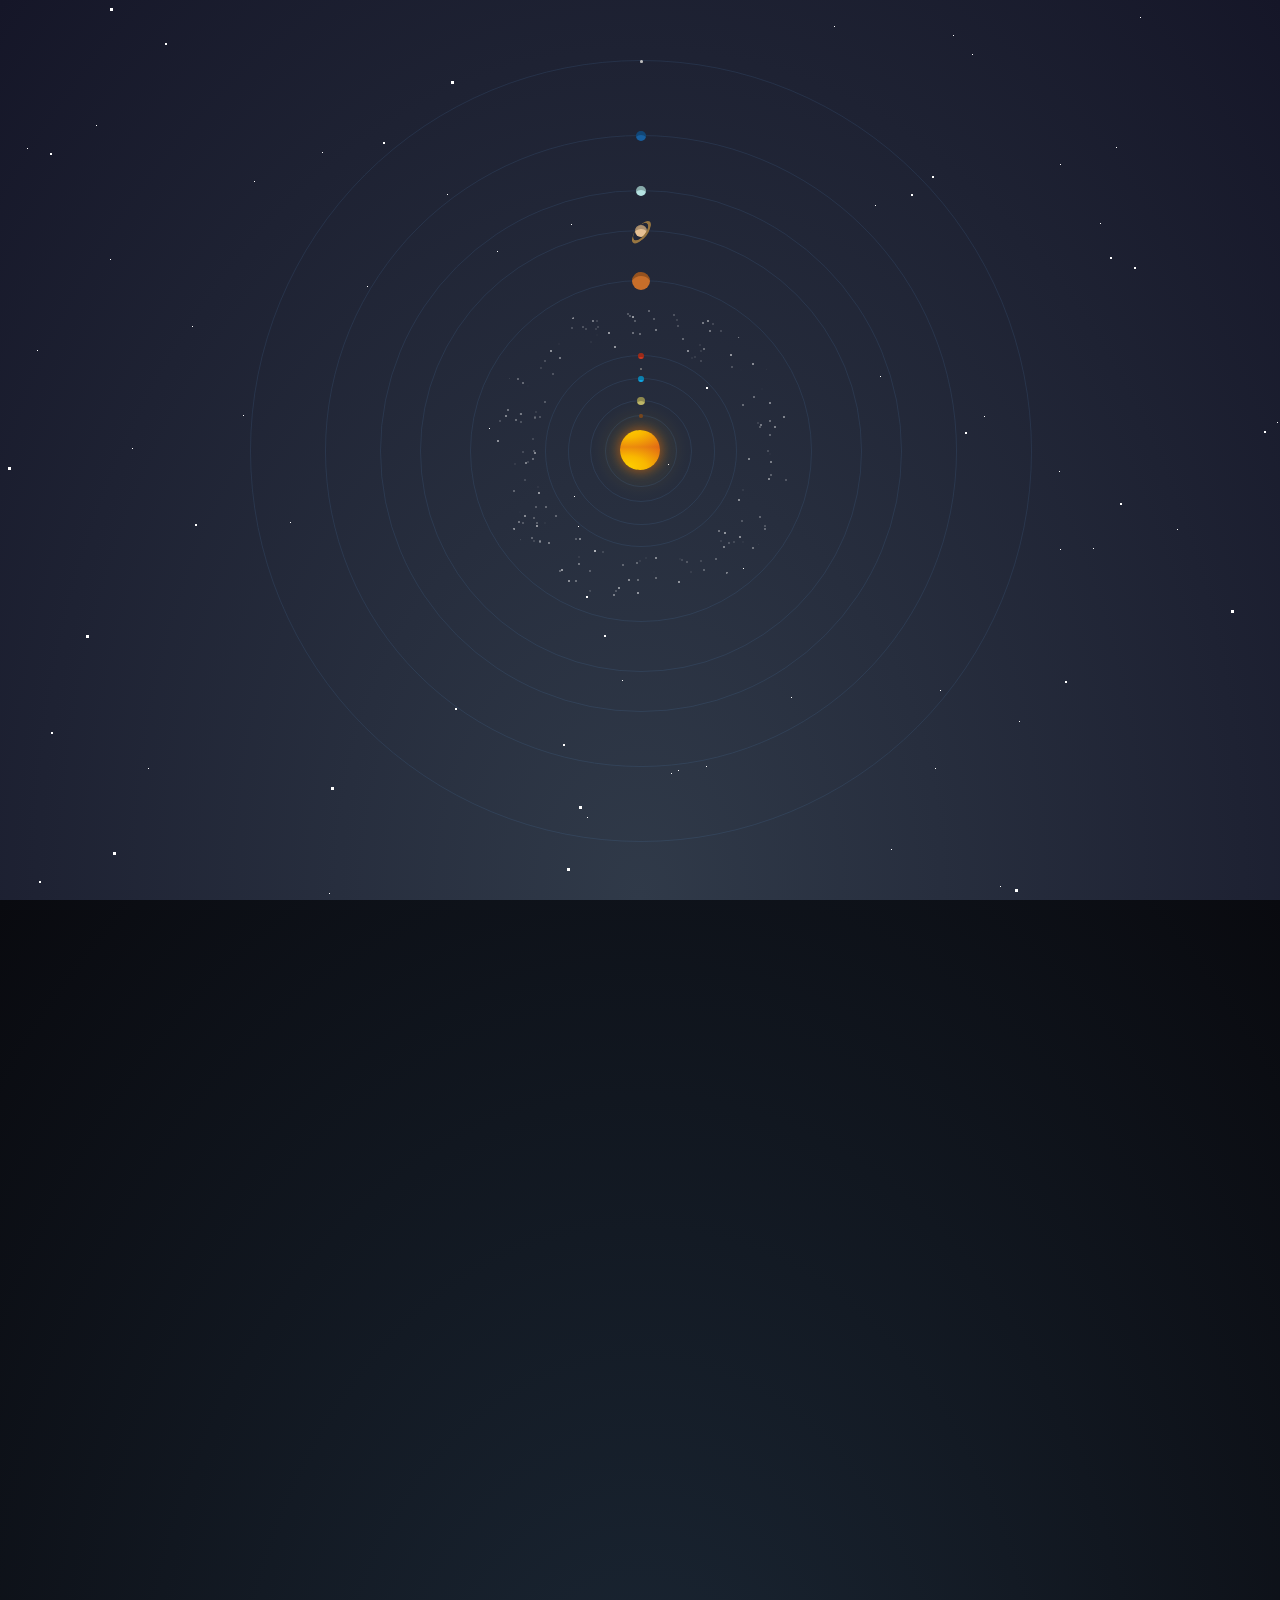
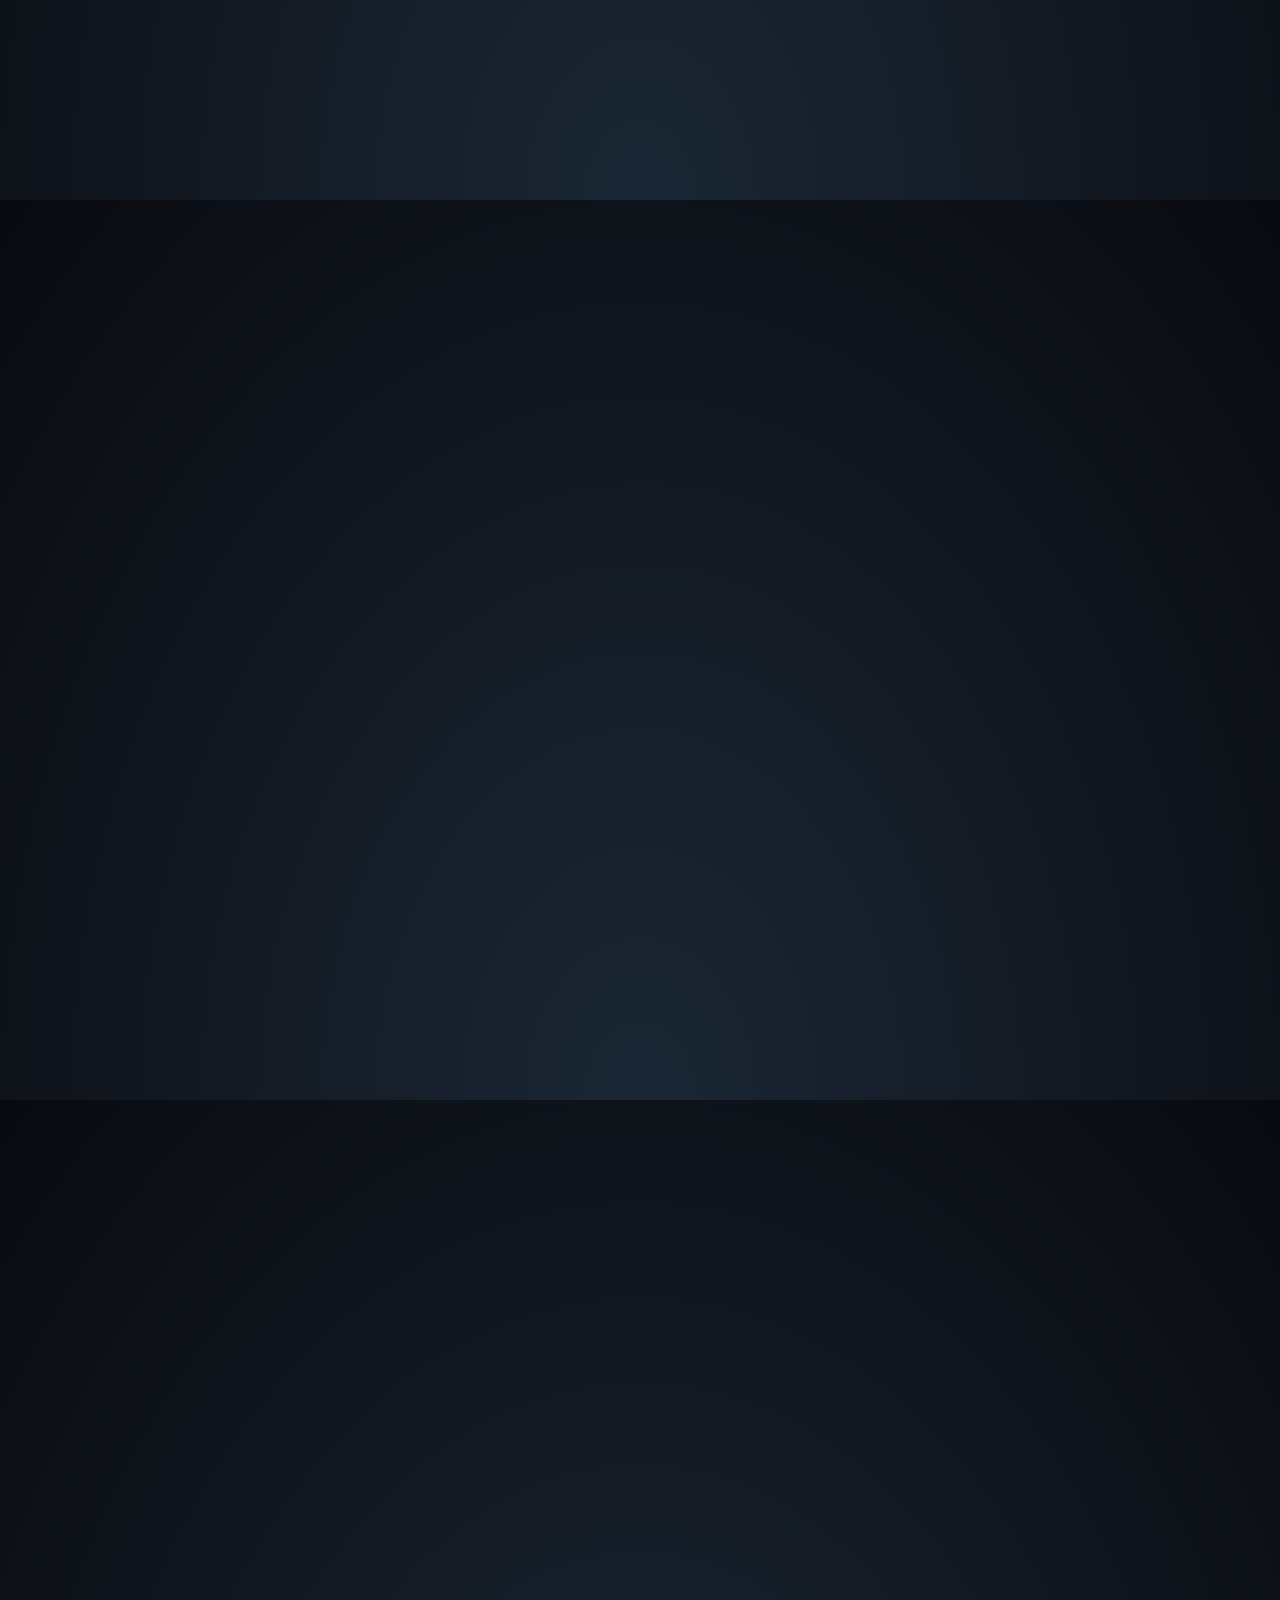
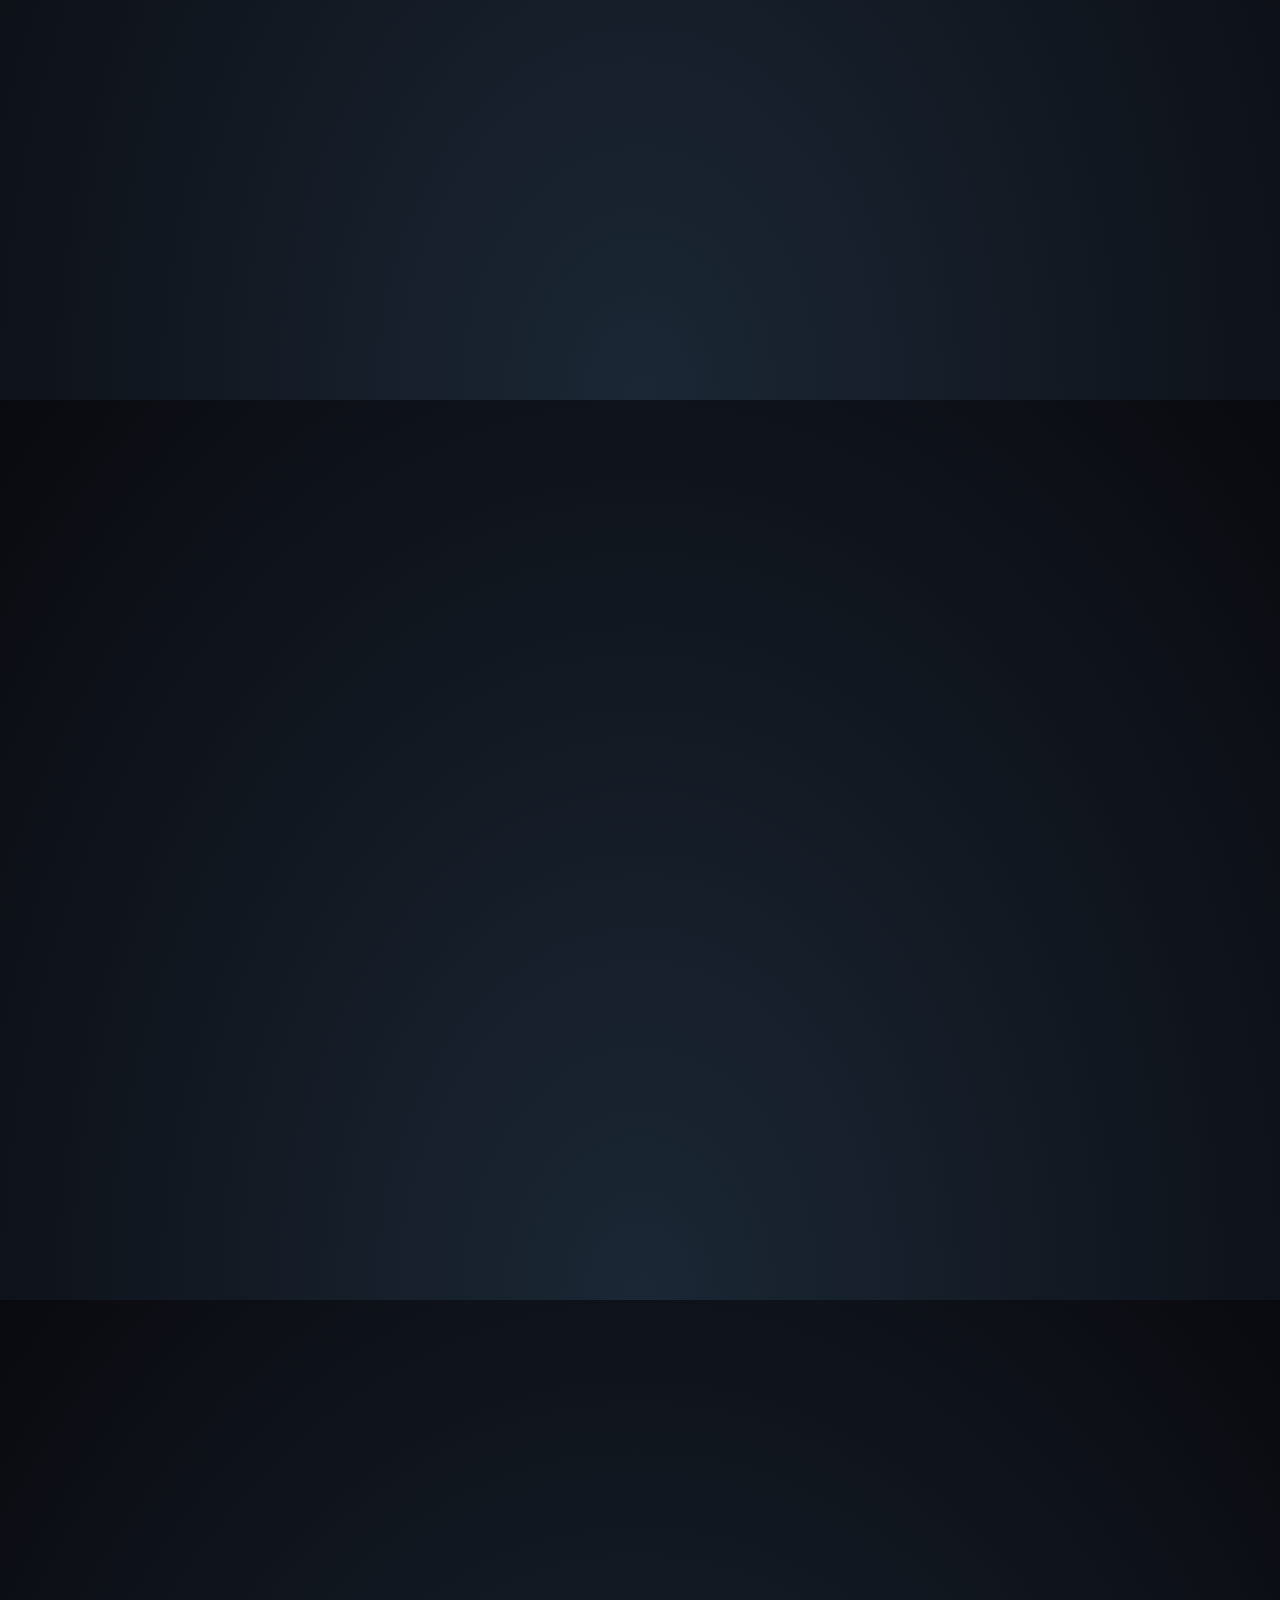
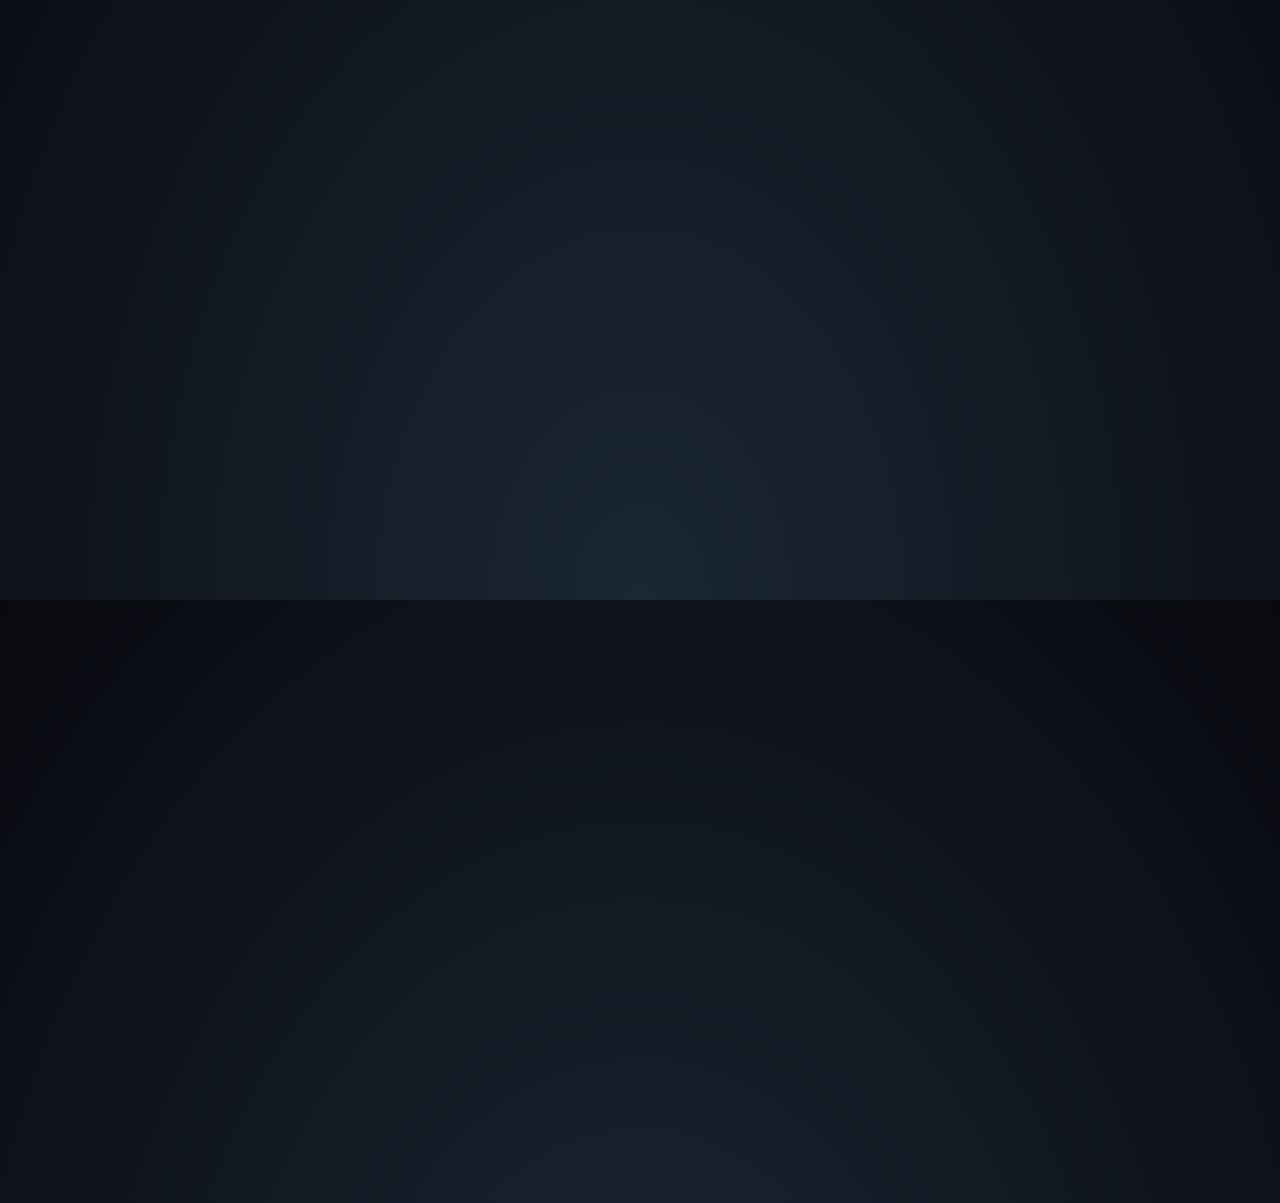
<file: 太阳系/index.html>
<!DOCTYPE html>
<head>
    <link rel="stylesheet" href="./solar.css" type="text/css">
    <link rel="stylesheet" href="./stars.css" type="text/css">
    <script src="settings.js"></script>
</head>
<body class="enable-animations layout-column" shortcuts="">
    <div class="space">
      <div class="stars" id="stars"></div>
      <div class="stars2" id="stars2"></div>
      <div class="stars3" id="stars3"></div>
        <div class="solar-syst" id="solar-syst">
            <div class="sun"></div>
            <div class="mercury"></div>
            <div class="venus"></div>
            <div class="earth"></div>
            <div class="mars"></div>
            <div class="jupiter"></div>
            <div class="saturn"></div>
            <div class="uranus"></div>
            <div class="neptune"></div>
            <div class="pluto"></div>
            <div class="asteroids-belt"></div>
        </div>
    </div>
</body>
</html>
</file>
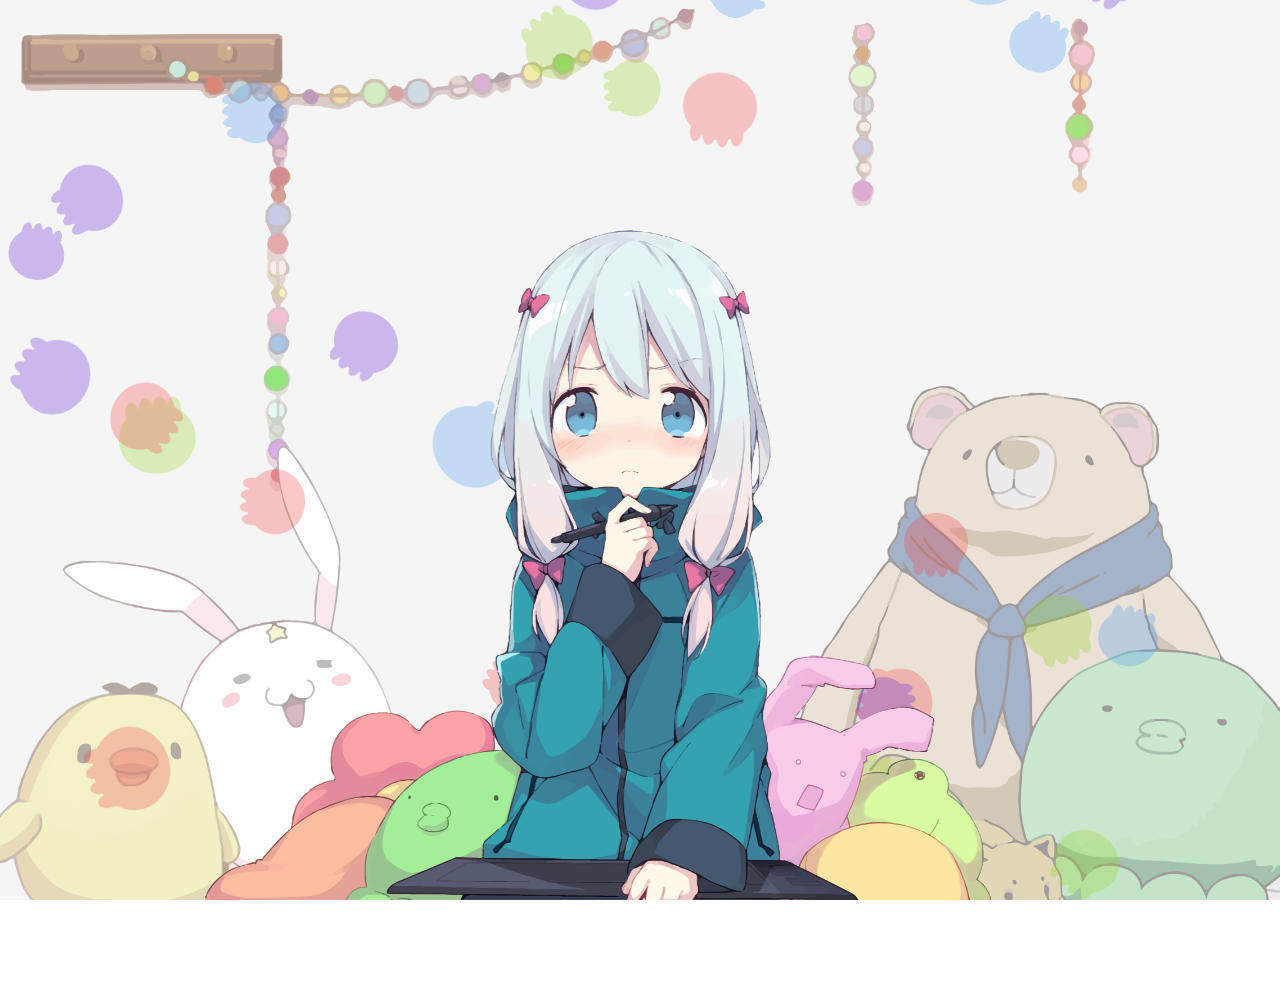
<file: 少女桌面/index.html>
<!DOCTYPE html>
<html lang="en">
<head>
    <meta charset="UTF-8">
    <title>Title</title>
    <script src="jquery-3.2.1.min.js"></script>
    <link rel="stylesheet" href="index.css">
    <script src='./snowfall.js'></script>
</head>
<body style="overflow:auto;overflow-x:hidden;overflow-y:hidden;" >
    <div class="background"></div>
    <img class="l1_top" src="./img/l1_top.png"/>
    <img class="l1_bot" src="./img/l1_bot.png"/>
    <img class="l1_bot_w" src="./img/l1_bot_w.png"/>
    <div class="img">
        <img id="l3" src="./img/l3.png"/>
    </div>
    <div class="btn_box">
            <!--<button type="button" class="reload btn" value="Refresh Page" onClick="window.location.reload()"><br>RELOAD<br><br></button>-->
        <script>
            //$(".btn").animate({opacity:0});
        </script>
    </div>
    <div id="snow">
        <script type='text/javascript'>
            var collectOnMe = document.querySelectorAll('.collectonme'),
                buttons = document.getElementsByTagName("input");

            for(var i = 0; i < collectOnMe.length; i++){
                collectOnMe[i].style.display = "none";
            }
        </script>
        <div id="kanzaki1">
            <div class="kanzaki1 kanzaki_box">
                <script type='text/javascript'>
                    snowFall.snow(document.querySelector('.kanzaki1'));
                    snowFall.snow(document.querySelector('.kanzaki1'), "clear");
                    snowFall.snow(document.querySelector('.kanzaki1'), {image : "./img/kanzaki1.png",
                        flakeCount : 8, minSize: 55, maxSize:85, minSpeed:5, maxSpeed:15});
                </script>
            </div>
            <div class="kanzaki2 kanzaki_box">
                <script type='text/javascript'>
                    snowFall.snow(document.querySelector('.kanzaki2'));
                    snowFall.snow(document.querySelector('.kanzaki2'), "clear");
                    snowFall.snow(document.querySelector('.kanzaki2'), {image : "./img/kanzaki2.png",
                        flakeCount : 8, minSize: 55, maxSize:85, minSpeed:5, maxSpeed:15});
                </script>
            </div>
            <div class="kanzaki3 kanzaki_box">
                <script type='text/javascript'>
                    snowFall.snow(document.querySelector('.kanzaki3'));
                    snowFall.snow(document.querySelector('.kanzaki3'), "clear");
                    snowFall.snow(document.querySelector('.kanzaki3'), {image : "./img/kanzaki3.png",
                        flakeCount : 8, minSize: 55, maxSize:85, minSpeed:5, maxSpeed:15});
                </script>
            </div>
            <div class="kanzaki4 kanzaki_box">
                <script type='text/javascript'>
                    snowFall.snow(document.querySelector('.kanzaki4'));
                    snowFall.snow(document.querySelector('.kanzaki4'), "clear");
                    snowFall.snow(document.querySelector('.kanzaki4'), {image : "./img/kanzaki4.png",
                        flakeCount : 8, minSize: 55, maxSize:85, minSpeed:5, maxSpeed:15});
                </script>
            </div>
        </div>
    </div>
</body>
</html>
</file>
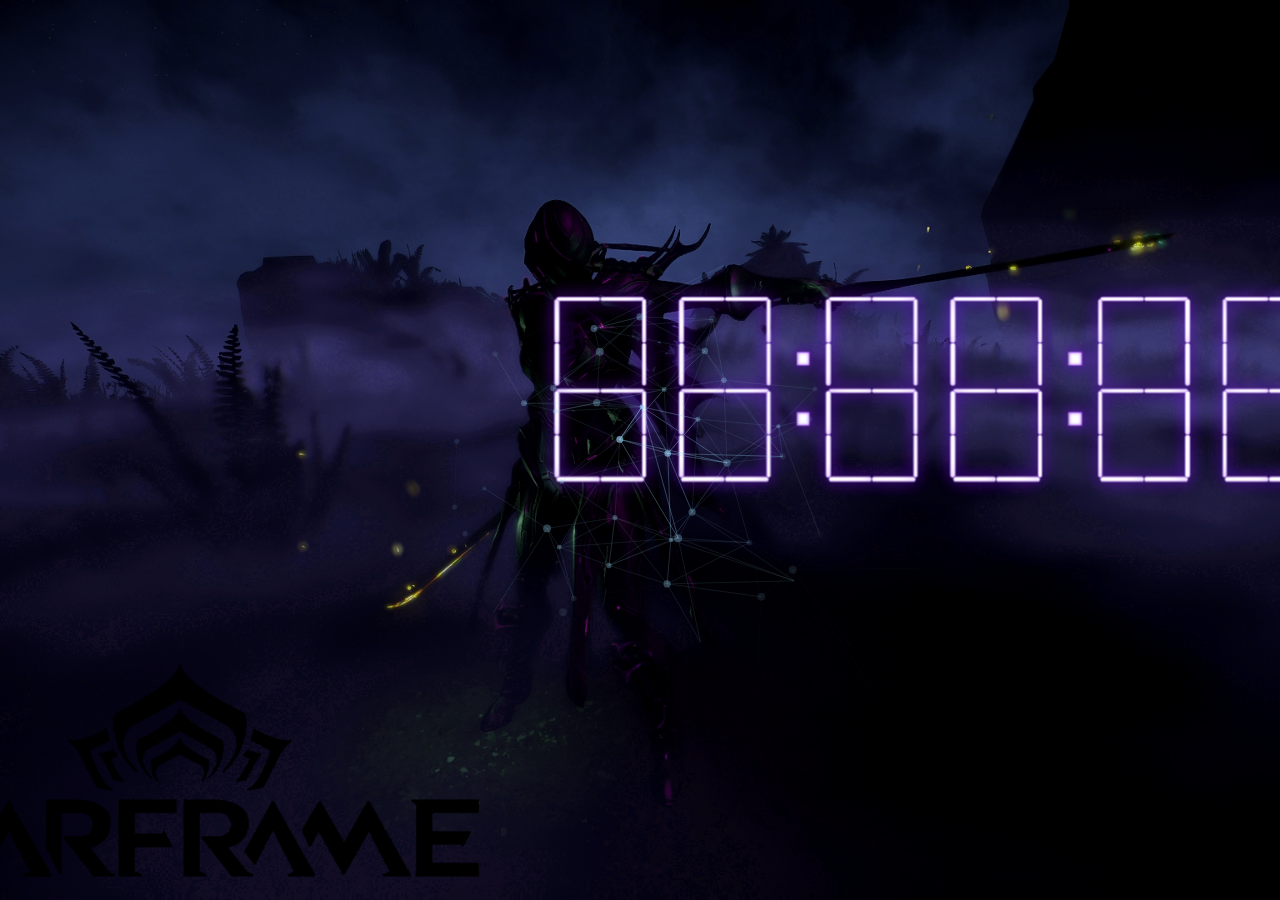
<file: 星际战甲表盘/index.html>
<!DOCTYPE html>
<html lang="en" class="no-js">
	<head>
		<meta charset="UTF-8" />
		<meta http-equiv="X-UA-Compatible" content="IE=edge">
		<meta name="viewport" content="width=device-width, initial-scale=1">
		<title>Unknow</title>
		<link rel="stylesheet" type="text/css" href="css/normalize.css" />
<link rel="stylesheet" href="css/style.css">

		<link rel="stylesheet" type="text/css" href="css/demo.css" />
		<link rel="stylesheet" type="text/css" href="css/component.css" />
		<!--[if IE]>
		<script src="js/html5.js"></script>
		<![endif]-->
	</head>
	<body>
		
		<div class="container demo-1">
			<div class="content">
				<div id="large-header" class="large-header">
					

  <div style="position:absolute;left: 540px; top:300px;"  class="time" id="time" data-hours="" data-minutes="">
  <div class="digit">
    <div class="line"></div>
    <div class="line"></div>
    <div class="line"></div>
    <div class="line"></div>
    <div class="line"></div>
    <div class="line"></div>
    <div class="line"></div>
  </div>
  <div class="digit">
    <div class="line"></div>
    <div class="line"></div>
    <div class="line"></div>
    <div class="line"></div>
    <div class="line"></div>
    <div class="line"></div>
    <div class="line"></div>
  </div>
  <div class="digit">
    <div class="line"></div>
    <div class="line"></div>
    <div class="line"></div>
    <div class="line"></div>
    <div class="line"></div>
    <div class="line"></div>
    <div class="line"></div>
  </div>
  <div class="digit">
    <div class="line"></div>
    <div class="line"></div>
    <div class="line"></div>
    <div class="line"></div>
    <div class="line"></div>
    <div class="line"></div>
    <div class="line"></div>
  </div>
  <div class="digit">
    <div class="line"></div>
    <div class="line"></div>
    <div class="line"></div>
    <div class="line"></div>
    <div class="line"></div>
    <div class="line"></div>
    <div class="line"></div>
  </div>
  <div class="digit">
    <div class="line"></div>
    <div class="line"></div>
    <div class="line"></div>
    <div class="line"></div>
    <div class="line"></div>
    <div class="line"></div>
    <div class="line"></div>
  </div>


</div>

				<canvas  id="demo-canvas"></canvas>	
			</div>
			</div>
			
			</div><!-- /container -->
			
			<script src="js/TweenLite.min.js"></script>
			<script src="js/EasePack.min.js"></script>
			<script src="js/rAF.js"></script>
			<script src="js/demo-1.js"></script>

<script src='js/Rx.min.js'></script>
<script src='js/rxcss.min.js'></script>
<script src="js/index.js"></script>

		</body>
	</html>
</file>
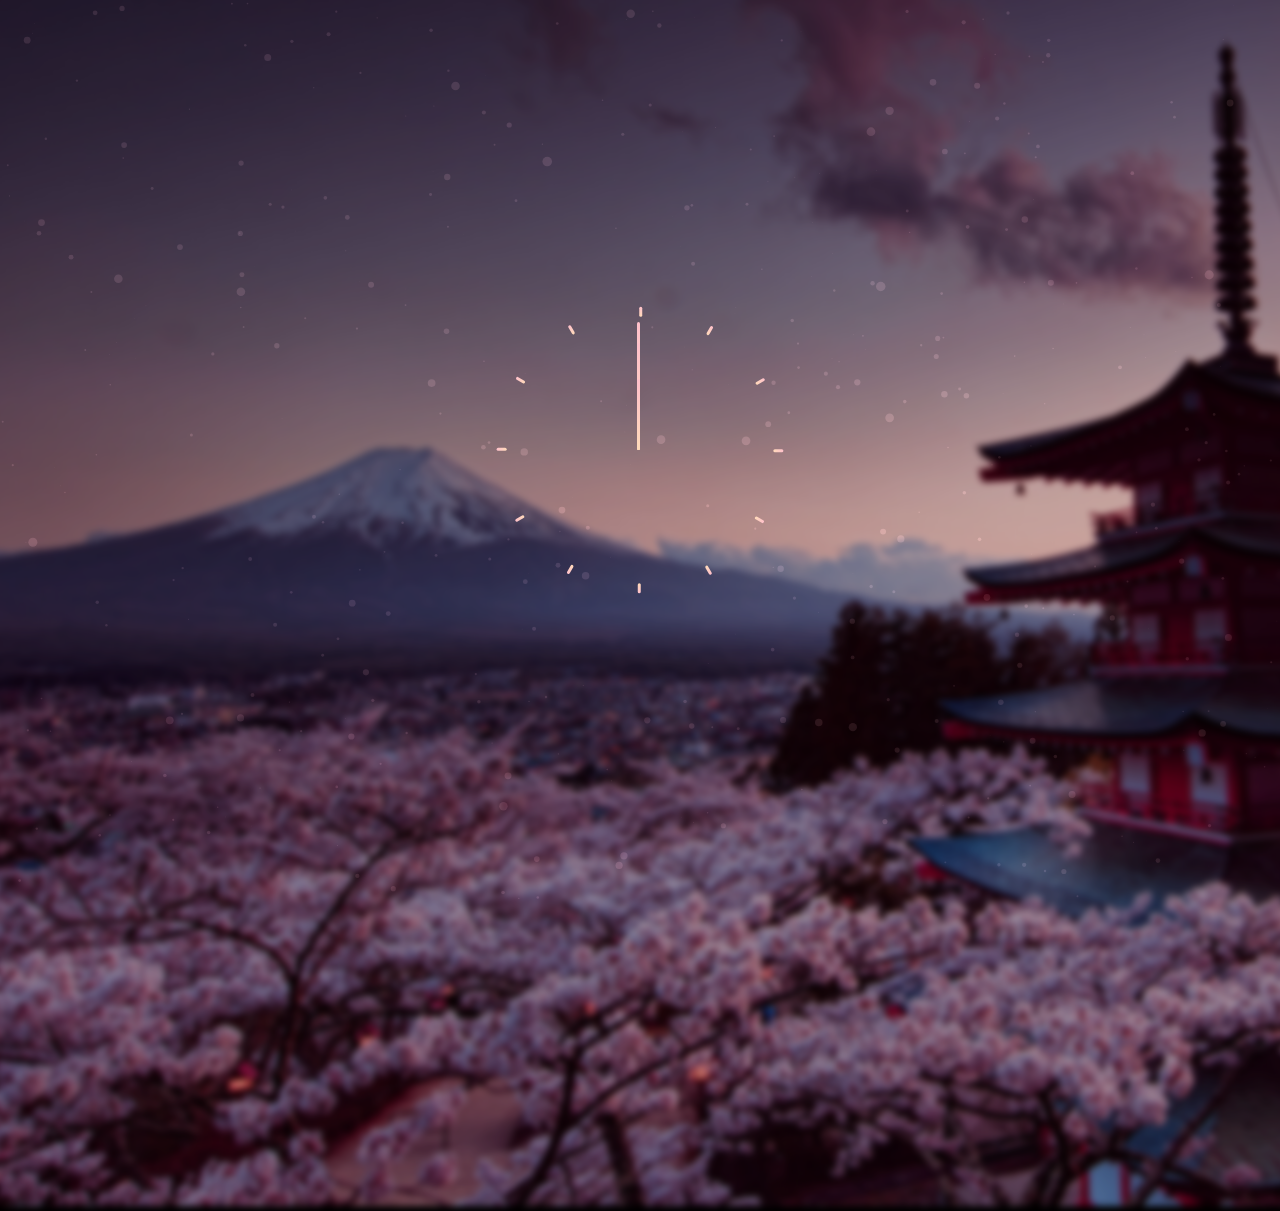
<file: 樱花时钟/index.html>
<!DOCTYPE html>
<html>
<head>
	<meta charset="UTF-8">
	<title>Sakura</title>
	<link rel="stylesheet" href="style/fonts.css">
	<link rel="stylesheet" href="style/style.css">
</head>
<body>
	
	<div class="mainWrapper">
		<img src="medias/images/937178.jpg" alt="sakura-image" class="bgImage">
	</div>
	
	
	 <canvas class="background1"></canvas>
	 <canvas class="background2"></canvas>
	 <canvas class="background3"></canvas>
	
	
	<!-- <div class="dateData">
		<div class="dayName"></div>
		<div class="dayNumMonth"></div>
		<div class="year"></div>
	</div> -->
	
	
	<div class="clockBox">
		<!--
		<div class="square1 squares"></div>
		<div class="square2 squares"></div>
		<div class="square3 squares"></div>
		-->
		<div class="hourPoints">
			<div class="pointContainer pointContainer01">
				<div class="hourPoint"></div>
			</div>
			<div class="pointContainer pointContainer02">
				<div class="hourPoint"></div>
			</div>
			<div class="pointContainer pointContainer03">
				<div class="hourPoint"></div>
			</div>
			<div class="pointContainer pointContainer04">
				<div class="hourPoint"></div>
			</div>
			<div class="pointContainer pointContainer05">
				<div class="hourPoint"></div>
			</div>
			<div class="pointContainer pointContainer06">
				<div class="hourPoint"></div>
			</div>
			<div class="pointContainer pointContainer07">
				<div class="hourPoint"></div>
			</div>
			<div class="pointContainer pointContainer08">
				<div class="hourPoint"></div>
			</div>
			<div class="pointContainer pointContainer09">
				<div class="hourPoint"></div>
			</div>
			<div class="pointContainer pointContainer10">
				<div class="hourPoint"></div>
			</div>
			<div class="pointContainer pointContainer11">
				<div class="hourPoint"></div>
			</div>
			<div class="pointContainer pointContainer12">
				<div class="hourPoint"></div>
			</div>
		</div>
		
		<div class="timeBox">
			<div class="timeStatus azuki"></div>
		</div>
		<div class="secondArrow"></div>
		<div class="minuteArrow"></div>
		<div class="hourArrow"></div>
	</div>

	
	<script src="js/tools/jquery-3.3.1.js"></script>
	<script src="js/tools/jquery.transform2d.js"></script>
	<script src="js/tools/particles.js"></script>
	
	<script src="js/main.js"></script>
</body>
</html>
</file>
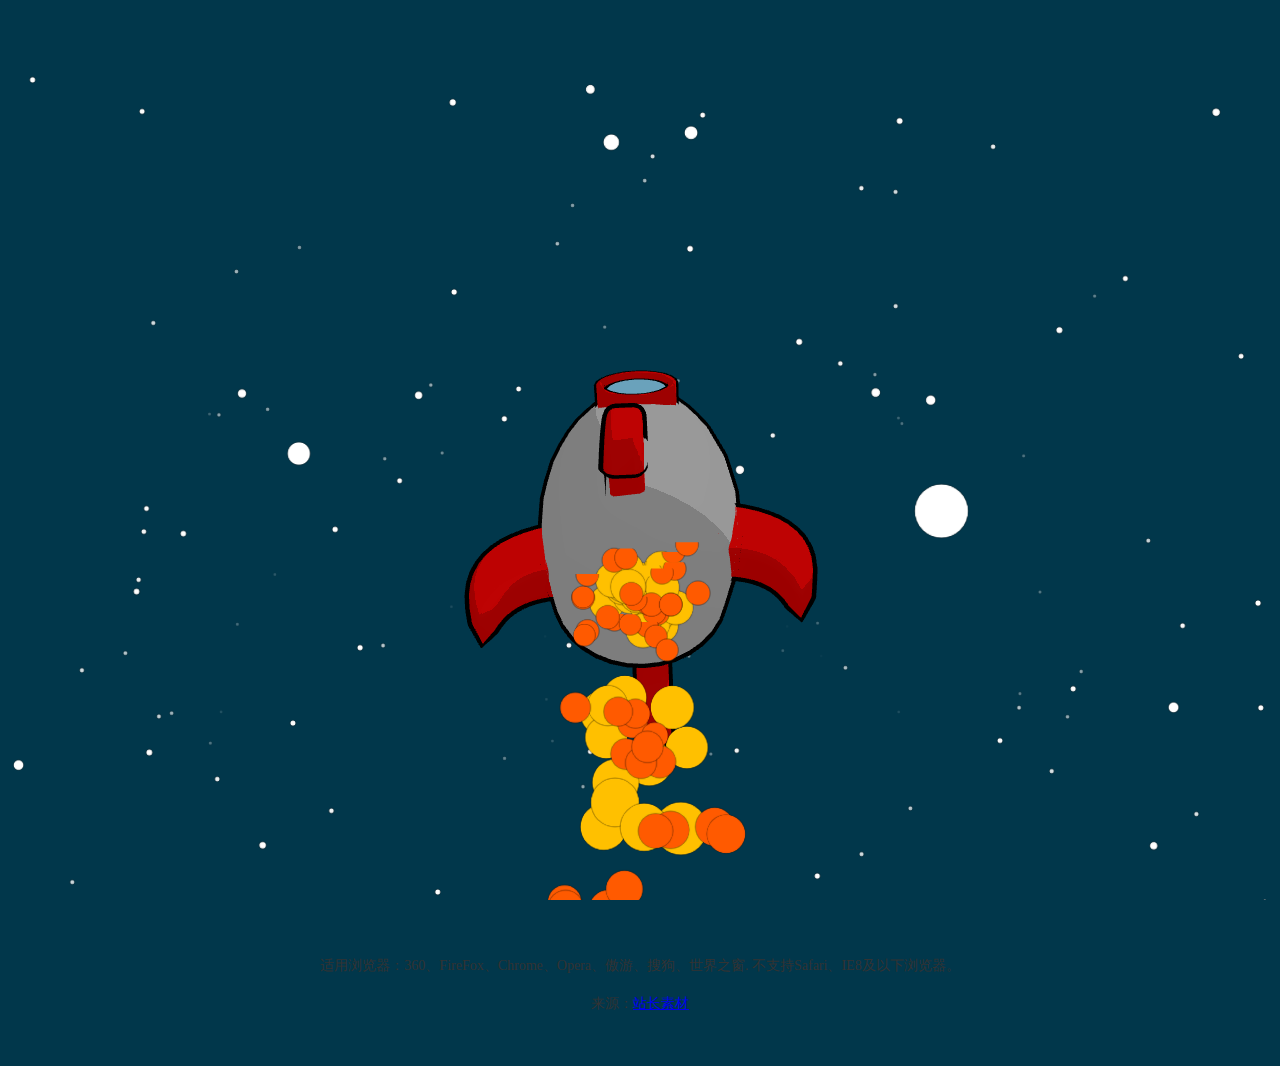
<file: 火箭飞行/index.html>
﻿<!doctype html>
<html>
<head>
<meta charset="utf-8">
<title>Canvas火箭飞行动画特效 - 站长素材</title>

<style>
html { overflow: hidden; }

body {
	margin: 0;
	padding: 0;
	overflow: hidden;
	color: #333;
	background: #01374b;
}
</style>

</head>
<body>

<script type="text/javascript" src="js/three.js"></script>
<script type="text/javascript" src="js/OrbitControls.js"></script>
<script type="text/javascript" src="js/Tween.min.js"></script>

<div id="container"></div>

<script type="text/javascript">
var OutlineShader = {

	uniforms: {
		offset: { type: 'f', value: 0.3 },
		color: { type: 'v3', value: new THREE.Color('#000000') },
		alpha: { type: 'f', value: 1.0 }
	},

	vertexShader: [

		"uniform float offset;",

		"void main() {",
		"  vec4 pos = modelViewMatrix * vec4( position + normal * offset, 1.0 );",
		"  gl_Position = projectionMatrix * pos;",
		"}"

	].join('\n'),

	fragmentShader: [

		"uniform vec3 color;",
		"uniform float alpha;",

		"void main() {",
		"  gl_FragColor = vec4( color, alpha );",
		"}"

	].join('\n')

};

var container = document.getElementById( 'container' );

var renderer = new THREE.WebGLRenderer( { antialias: true } );
renderer.setPixelRatio( window.devicePixelRatio );
renderer.setSize( window.innerWidth, window.innerHeight );
container.appendChild( renderer.domElement );
renderer.domElement.style.cursor = 'pointer';

var camera = new THREE.PerspectiveCamera( 60, window.innerWidth / window.innerHeight, .1, 100000 );
camera.position.set( 0, -6, 3 );

var controls = new THREE.OrbitControls( camera, renderer.domElement );
controls.target.y = 1;
controls.enableDamping = true;
controls.enabled = false;

var scene = new THREE.Scene();
scene.background = new THREE.Color( 0x01374b );
scene.fog = new THREE.Fog( scene.background, 10, 20 );

// lights
var aLight = new THREE.AmbientLight( 0x555555 );
scene.add( aLight );

var dLight1 = new THREE.DirectionalLight( 0xffffff, 0.4 );
dLight1.position.set( 0.7, 1, 1 );
scene.add( dLight1 );

// var dlh1 = new THREE.DirectionalLightHelper( dLight1, 0.5 );
// scene.add( dlh1 );

// var gh = new THREE.GridHelper( 2, 10, 0x000000, 0x808080 );
// scene.add( gh );

// -------------------------------------------

var rocketGroup = new THREE.Group();
scene.add( rocketGroup );

var rocket = new THREE.Group();
rocket.position.y = -1.5; // vertically center
rocketGroup.add( rocket );

// -------------------------------------------

// body

var points = [];

points.push( new THREE.Vector2( 0, 0 ) ); // bottom

for ( var i = 0; i < 11; i ++ ) {
	var point = new THREE.Vector2(
		Math.cos( i * 0.227 - 0.75 ) * 8,
		i * 4.0
	);

	points.push( point );
}

points.push( new THREE.Vector2( 0, 40 ) ); // tip

var rocketGeo = new THREE.LatheGeometry( points, 32 );

var rocketMat = new THREE.MeshToonMaterial({
	color: 0xcccccc,
	shininess: 1
});

var rocketOutlineMat = new THREE.ShaderMaterial({
	uniforms: THREE.UniformsUtils.clone( OutlineShader.uniforms ),
	vertexShader: OutlineShader.vertexShader,
	fragmentShader: OutlineShader.fragmentShader,
	side: THREE.BackSide,
});

var rocketObj = THREE.SceneUtils.createMultiMaterialObject(
	rocketGeo, [ rocketMat, rocketOutlineMat ]
);
rocketObj.scale.setScalar( 0.1 );
rocket.add( rocketObj );

// var wireframe = new THREE.WireframeGeometry( rocketGeo );
// var line = new THREE.LineSegments( wireframe );
// line.material.color.setHex( 0x000000 );
// rocketObj.add( line );

// -------------------------------------------

// window

var portalGeo = new THREE.CylinderBufferGeometry( 0.26, 0.26, 1.6, 32 );
var portalMat = new THREE.MeshToonMaterial({ color: 0x90dcff });
var portalOutlineMat = rocketOutlineMat.clone();
portalOutlineMat.uniforms.offset.value = 0.03;
var portal = THREE.SceneUtils.createMultiMaterialObject(
	portalGeo, [ portalMat, portalOutlineMat ]
);
portal.position.y = 2;
portal.rotation.x = Math.PI / 2;
rocket.add( portal );

// ------------

var circle = new THREE.Shape();
circle.absarc( 0, 0, 3.5, 0, Math.PI * 2 );

var hole = new THREE.Path();
hole.absarc( 0, 0, 3, 0, Math.PI * 2 );
circle.holes.push( hole );

var tubeExtrudeSettings = {
	amount: 17,
	steps: 1,
	bevelEnabled: false
};
var tubeGeo = new THREE.ExtrudeGeometry( circle, tubeExtrudeSettings );
tubeGeo.computeVertexNormals();
tubeGeo.center();
var tubeMat = new THREE.MeshToonMaterial({
	color: 0xff0000,
	shininess: 1
});
var tubeOutlineMat = rocketOutlineMat.clone();
tubeOutlineMat.uniforms.offset.value = 0.2;
var tube = THREE.SceneUtils.createMultiMaterialObject(
	tubeGeo, [ tubeMat, tubeOutlineMat ]
);
tube.position.y = 2;
tube.scale.setScalar( 0.1 );
rocket.add( tube );

// var wireframe = new THREE.WireframeGeometry( tubeGeo );
// var line = new THREE.LineSegments( wireframe );
// line.material.color.setHex( 0x000000 );
// tube.add( line );

// -------------------------------------------

// wing

var shape = new THREE.Shape();

shape.moveTo( 3, 0 );
shape.quadraticCurveTo( 25, -8, 15, -37 );
shape.quadraticCurveTo( 13, -21, 0, -20 );
shape.lineTo( 3, 0 );

var extrudeSettings = {
	steps: 1,
	amount: 4,
	bevelEnabled: true,
	bevelThickness: 2,
	bevelSize: 2,
	bevelSegments: 5
};

var wingGroup = new THREE.Group();
rocket.add( wingGroup );

var wingGeo = new THREE.ExtrudeGeometry( shape, extrudeSettings );
wingGeo.computeVertexNormals();
var wingMat = new THREE.MeshToonMaterial({
	color: 0xff0000,
	shininess: 1,
});
var wingOutlineMat = rocketOutlineMat.clone();
wingOutlineMat.uniforms.offset.value = 1;
var wing = THREE.SceneUtils.createMultiMaterialObject(
	wingGeo, [ wingMat, wingOutlineMat ]
);
wing.scale.setScalar( 0.03 );
wing.position.set( .6, 0.9, 0 );
wingGroup.add( wing );

// var wireframe = new THREE.WireframeGeometry( wingGeo );
// var line = new THREE.LineSegments( wireframe );
// line.material.color.setHex( 0x000000 );
// wing.add( line );

var wing2 = wingGroup.clone();
wing2.rotation.y = Math.PI;
rocket.add( wing2 );

var wing3 = wingGroup.clone();
wing3.rotation.y = Math.PI / 2;
rocket.add( wing3 );

var wing4 = wingGroup.clone();
wing4.rotation.y = - Math.PI / 2;
rocket.add( wing4 );

// -------------------------------------------

// fire and stars particles

// https://aerotwist.com/tutorials/creating-particles-with-three-js/
// https://aerotwist.com/static/tutorials/creating-particles-with-three-js/demo/
// downloads/paul-lewis-aerotwist/particles-r88

var Particles = function( options ) {

	var color = this.color = options.color || 0x333333;
	var size = this.size = options.size || 0.4;

	var pointCount = this.pointCount = options.pointCount || 40; // 1800
	var rangeV = this.rangeV = options.rangeV || 2; // 600
	var rangeH = this.rangeH = options.rangeH || 1;

	var speed = this.speed = this.speedTarget = options.speed || 0.0005;

	THREE.Group.call( this );

	// circle texture

	var canvas = document.createElement('canvas');
	canvas.width = canvas.height = 128;
	var ctx = canvas.getContext( '2d' );

	var centerX = canvas.width / 2;
	var centerY = canvas.height / 2;
	var radius = canvas.width / 3;

	ctx.beginPath();
	ctx.arc( centerX, centerY, radius, 0, 2 * Math.PI, false );
	ctx.fillStyle = '#fff';
	ctx.fill();

	var texture = new THREE.Texture( canvas );
	texture.premultiplyAlpha = true;
	texture.needsUpdate = true;

	//

	var pointsGeo = new THREE.Geometry();
	var pointsMat = new THREE.PointsMaterial({
		color: color,
		size: size,
		map: texture,
		transparent: true,
		depthWrite: false
	});

	for (var p = 0; p < pointCount; p++) {

		var point = new THREE.Vector3(
			THREE.Math.randFloatSpread( rangeH ),
			THREE.Math.randFloatSpread( rangeV ),
			THREE.Math.randFloatSpread( rangeH )
		);

		point.velocity = new THREE.Vector3( 0, -Math.random() * speed * 100, 0);

		pointsGeo.vertices.push( point );
	}

	var points = this.points = new THREE.Points( pointsGeo, pointsMat );
	points.position.y = - rangeV / 2;
	points.sortParticles = true;

	this.add( points );

}

Particles.prototype = Object.create( THREE.Group.prototype );
Particles.prototype.constructor = Particles;

Particles.prototype.update = function(){
	// this.points.rotation.y -= 0.01; // 0.01

	var pCount = this.pointCount;
	while ( pCount-- ) {

		var point = this.points.geometry.vertices[pCount];

		// check if we need to reset
		if ( point.y < - this.rangeV / 2 ) {
			point.y = this.rangeV / 2;
			point.velocity.y = 0;
		}

		// update the velocity
		point.velocity.y -= Math.random() * this.speed; // .1

		// and the position
		point.add( point.velocity );
	}

	this.points.geometry.verticesNeedUpdate = true;
}

Particles.prototype.updateConstant = function(){
	var pCount = this.pointCount;
	while ( pCount-- ) {

		var point = this.points.geometry.vertices[pCount];

		// check if we need to reset
		if ( point.y < - this.rangeV / 2 ) {
			point.y = this.rangeV / 2;
		}

		point.y -= this.speed;
	}

	this.points.geometry.verticesNeedUpdate = true;
}

// orange
var fire = new Particles({
	color: 0xff5a00,
	size: 0.4,
	rangeH: 0.8,
	rangeV: 2.5,
	pointCount: 50 
});
rocket.add( fire );

// yellow
var fire2 = new Particles({
	color: 0xffc000,
	size: 0.6,
	rangeH: 0.5
});
rocket.add( fire2 );

// var box = new THREE.BoxHelper( fire.points );
// fire.add( box );

// -------------------------------------------

// stars

var stars = new Particles({
	color: 0xffffff,
	size: 0.6,
	rangeH: 20,
	rangeV: 20,
	pointCount: 400,
	size: 0.2,
	speed: 0.1
});

stars.points.position.y = 0;
scene.add( stars );

// -------------------------------------------

// input

//

var plane = new THREE.Plane( new THREE.Vector3( 0, 0, 1 ), 0 );
// var helper = new THREE.PlaneHelper( plane, 5, 0xffff00 );
// scene.add( helper );

var rocketTarget = new THREE.Vector3();

var cameraTarget = new THREE.Vector3();
cameraTarget.copy( camera.position );

var raycaster = new THREE.Raycaster();

//

var mouse = new THREE.Vector2();

// var targetSphere = new THREE.Mesh(
// 	new THREE.SphereBufferGeometry( 0.2 ),
// 	new THREE.MeshPhongMaterial({ color: 0x00ff00 })
// );

// scene.add( targetSphere );

function mousemove(e){
	mouse.x = ( e.clientX / window.innerWidth ) * 2 - 1;
	mouse.y = - ( e.clientY / window.innerHeight ) * 2 + 1;

	cameraTarget.x = - mouse.x * 1;
	cameraTarget.z = 3 + mouse.y * 1;

	raycaster.setFromCamera( mouse, camera );
	raycaster.ray.intersectPlane( plane, rocketTarget );
	// targetSphere.position.copy( rocketTarget );
}

function mousedown(e){

	TWEEN.removeAll();

	// rotation
	var dir = mouse.x < 0 ? -1 : 1;
	var tween = new TWEEN.Tween( rocket.rotation )
		.to( { y: dir * Math.PI }, 1000 )
		.easing( TWEEN.Easing.Quadratic.InOut )
		.start();

	// scale
	var tween = new TWEEN.Tween( rocketGroup.scale )
		.to( { y: 0.7 }, 300 )
		.easing( TWEEN.Easing.Cubic.Out )
		.onComplete(function(){
			
			var tween = new TWEEN.Tween( rocketGroup.scale )
				.to( { y: 1.3 }, 300 )
				.easing( TWEEN.Easing.Cubic.In )
				.onComplete(function(){

					var tween = new TWEEN.Tween( rocketGroup.scale )
						.to( { y: 1 }, 200 )
						.easing( TWEEN.Easing.Cubic.Out )
						.start();

				})
				.start();

		})
		.start();

	stars.speedTarget = 0.3;

	renderer.domElement.style.cursor = 'none';
}

function mouseup(e){
	stars.speedTarget = 0.1;
	renderer.domElement.style.cursor = 'pointer';
}

renderer.domElement.addEventListener('mousemove', mousemove, false);
renderer.domElement.addEventListener('mousedown', mousedown, false);
renderer.domElement.addEventListener('mouseup', mouseup, false);

// -------------------------------------------

window.addEventListener( 'resize', resize, false );

function resize() {
	camera.aspect = window.innerWidth / window.innerHeight;
	camera.updateProjectionMatrix();
	renderer.setSize( window.innerWidth, window.innerHeight );
}

var clock = new THREE.Clock();
var time = 0;
var angle = THREE.Math.degToRad( 3 );

loop();

function loop() {
	requestAnimationFrame( loop );
	TWEEN.update();
	controls.update();

	time += clock.getDelta();

	rocketGroup.rotation.y = Math.cos( time * 8 ) * angle;

	fire.update();
	fire2.update();

	stars.updateConstant();

	lerp(rocketGroup.position, 'y', rocketTarget.y);
	lerp(rocketGroup.position, 'x', rocketTarget.x);

	lerp(camera.position, 'x', cameraTarget.x);
	lerp(camera.position, 'z', cameraTarget.z);

	lerp(stars, 'speed', stars.speedTarget);

	renderer.render( scene, camera );
}

function lerp( object, prop, destination ) {
	if (object && object[prop] !== destination) {
		object[prop] += (destination - object[prop]) * 0.1;

		if (Math.abs(destination - object[prop]) < 0.01) {
			object[prop] = destination;
		}
	}
}
</script>

<div style="text-align:center;margin:50px 0; font:normal 14px/24px 'MicroSoft YaHei';">
<p>适用浏览器：360、FireFox、Chrome、Opera、傲游、搜狗、世界之窗. 不支持Safari、IE8及以下浏览器。</p>
<p>来源：<a href="http://sc.chinaz.com/" target="_blank">站长素材</a></p>
</div>
</body>
</html>
</file>
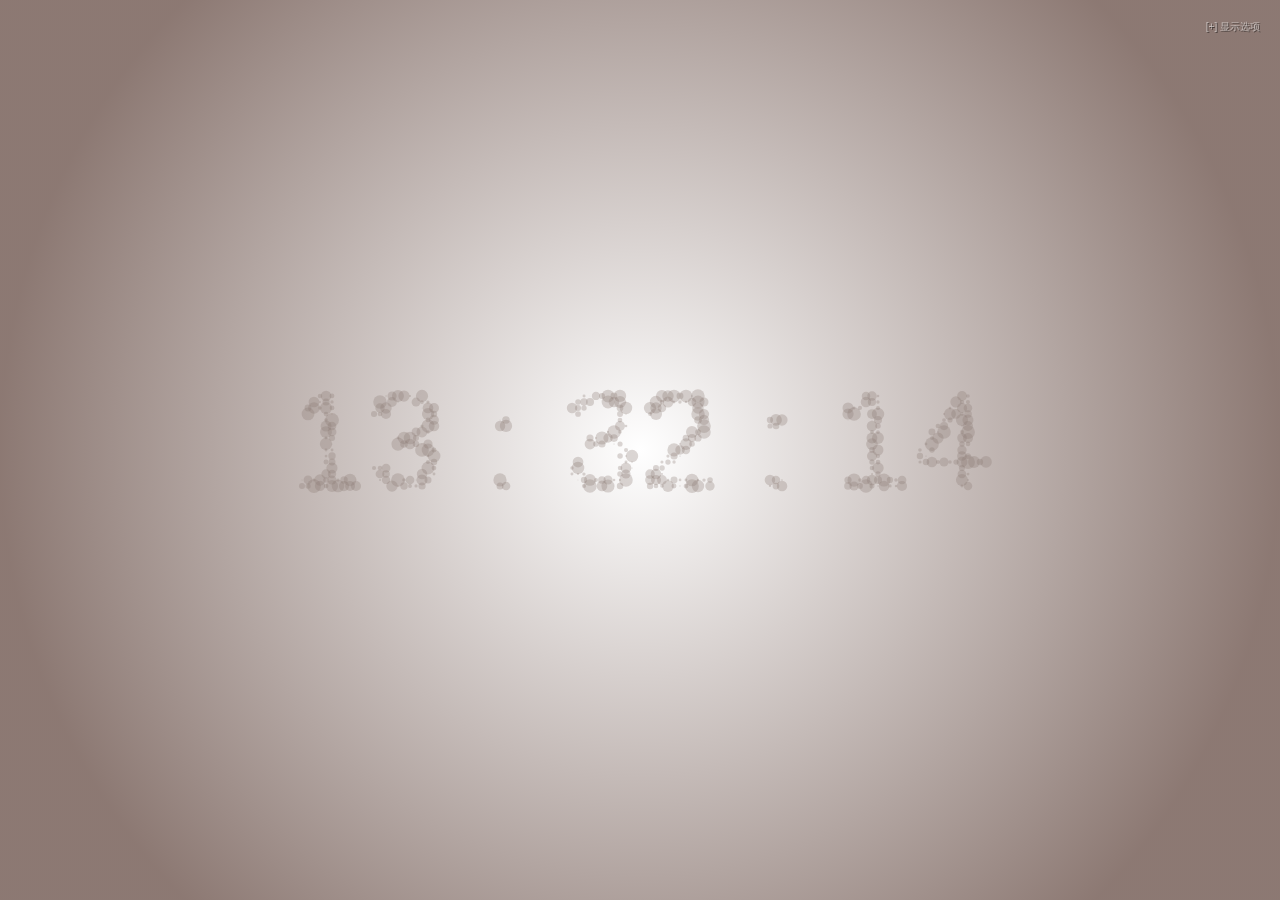
<file: 粒子时钟/index.html>
<!doctype html>
<html>
<head>
<meta charset="utf-8">
<title>粒子的时钟</title>

<style>
      * {
	margin:0;
	outline:none;
	padding:0;
}
body {
	background:#000;
	font-family:'Lucida Grande','Helvetica','Arial';
	font-size:10px;
	overflow:hidden;
}
canvas {
	background:#222;
	cursor:default;
	z-index:1;
}
.nope {
	color:#fff;
	text-align:center;
	margin-top:150px;
}
header {
	position:relative;
	text-shadow:1px 1px 0px rgba(0,0,0,0.5);
	text-transform:uppercase;
	width:100%;
	z-index:10;
}
#about {
	color:#fff;
	color:rgba(255,255,255,0.5);
	display:block;
	float:right;
	margin:20px;
	text-align:right;
	width:50%;
}
a {
	color:rgba(255,255,255,0.5);
	display:inline-block;
	text-decoration:none;
	transition:0.5s ease color;
	-moz-transition:0.5s ease color;
	-o-transition:0.5s ease color;
	-webkit-transition:0.5s ease color;
}
a:hover {
	color:rgba(255,255,255,0.75);
}
ul#options {
	list-style:none;
	margin:10px 0 0;
	position:relative;
	right:0;
	z-index:10;
}
ul#options li {
	margin:5px 0;
	min-width:200px;
	opacity:0;
	transition:0.25s ease-in opacity;
	-moz-transition:0.25s ease-in opacity;
	-o-transition:0.25s ease-in opacity;
	-webkit-transition:0.25s ease-in opacity;
}
ul#options li.group {
	margin-top:15px;
}
ul#options li * {
	display:none;
}
ul#options li a {
	box-shadow:1px 1px 3px rgba(0,0,0,0.25);
	background-color:rgba(0,0,0,0.5);
	border-radius:3px;
	padding:3px 5px;
	position:relative;
	transition:0.5s ease all;
	-moz-border-radius:3px;
	-o-box-shadow:1px 1px 3px rgba(0,0,0,0.25);
	-moz-box-shadow:1px 1px 3px rgba(0,0,0,0.25);
	-webkit-box-shadow:1px 1px 3px rgba(0,0,0,0.25);
	-moz-transition:0.5s ease all;
	-o-transition:0.5s ease all;
	-webkit-transition:0.5s ease all;
}
ul#options li a:hover {
	color:rgba(255,255,255,0.75);
}
ul#options li a.on {
	background-color:rgba(255,255,255,0.8);
	color:rgba(0,0,0,0.9);
	text-shadow:0px 0px 0px;
}
ul#options li a.on:after {
	content:"\2713 ";
}
ul#options.on li {
	opacity:1;
	right:20px;
}
ul#options.on li * {
	display:inline-block;
}
ul#borders {
	}ul#borders li {
	position:fixed;
	list-style:none;
	margin:0;
	background-color:transparent;
	background-color:rgba(0,0,0,0.05);
	z-index:100;
}
li#top {
	height:10px;
	left:0;
	right:0;
	top:0;
}
li#right {
	bottom:10px;
	right:0;
	top:10px;
	width:10px;
}
li#bottom {
	bottom:0;
	height:10px;
	left:0;
	right:0;
}
li#left {
	bottom:10px;
	left:0;
	top:10px;
	width:10px;
}
</style>
</head>
<body>
<canvas width="800" height="400" id="canvas"><p class="nope">No canvas, no particles</p></canvas>
<header>
    <div id="about">
        <a href="#" id="toggle-options"></a>
        <ul id="options">
            <li><a href="#" id="quivers" class="">颤抖</a></li>
            <li><a href="#" id="gradient"  class="on">梯度</a></li>
            <li><a href="#" id="color" class="on">灯光</a></li>
            <li><a href="#" id="valentineify" class="">情人节</a></li>
            <!-- <li class="group"><span>Mouse down: explode and repel</span></li>
            <li><span>Mouse down + shift: explode and attract</span></li>
            <li><span>Arrow Up: increase particle size</span></li>
            <li class="group"><span>Sorry about your CPU</span></li> -->
            <li><span id="fps"></span></li>
        </ul>
    </div>
</header><script>
var Clock = (function() {
        
    // private variables
    var canvas, // canvas element
        ctx, // canvas context
        bgGrad = true, // background gradient flag
        gradient, // gradient (background)
        height = 400, // canvas height
        key = {up: false, shift: false}, // key presses
        particles = [], // particle array
        particleColor = 'hsla(0, 0%, 100%, 0.3)', // particle color
        mouse = {x: 0, y: 0}, // position of mouse / touch
        press = false, // pressed flag
        quiver = false, // quiver flag
        text, // the text to copy pixels from
        textSize = 140, // (initial) textsize
        valentine = false, // valentine-ify it for a bit?
        msgTime = 100, // time to show a message before returning to clock
        updateColor = true, // update color of gradient / particles with time?
        width = 800; // canvas width
    
    // Constants
    var FRAME_RATE = 20, // frames per second target
        MIN_WIDTH = 800, // minimum width of canvas
        MIN_HEIGHT = 400, // minimum height of canvas
        PARTICLE_NUM = 600, // (max) number of particles to generate
        RADIUS = Math.PI * 2; // radius of particle
    
    var defaultStyles = function() {
        textSize = 140;
        // particle color
        particleColor = 'hsla(0, 0%, 100%, 0.3)'; 

        // color stops
        var gradientStops = { 
            0: '#333333',
            0.5: '#222222'
        };

        // create gradient
        setGradient(gradientStops);
    };
    
    var draw = function(p) {
        ctx.fillStyle = particleColor;
        ctx.beginPath();
        ctx.arc(p.x, p.y, p.size, 0, RADIUS, true);
        ctx.closePath();
        ctx.fill();
    };
    
    var explode = function() {
        for(var i = 0, l = particles.length; i < l; i++) {
            var p = particles[i];

            if(p.inText) {

                var ax = mouse.x - p.px,
                ay = mouse.y - p.py,
                angle = Math.atan2(ay, ax),
                polarity,
                C = Math.cos(angle),
                S = Math.sin(angle);

                // change polarity
                // attract particles if mouse pressed, repel if shift + mousedown
                polarity = (key.shift === true) ? -1 : 1;

                p.x += polarity * (Math.pow((C-1), 2) -1) + p.velocityX * p.delta;
                p.y += polarity * (Math.pow((S-1), 2) -1) + p.velocityY * p.delta;

                // set previous positions
                p.px = p.x;
                p.py = p.y;

                draw(p);
            }
        }
    };

    var getTime = function(amPM) {
        var date = new Date(),
            hours = date.getHours(),
            timeOfDay = '';

        // if(amPM) {
        //     hours = ( hours > 12 ) ? hours -= 12 : hours;
        //     hours = ( hours == 0 ) ? 12 : hours;
        // } else {
        //     hours = pad(hours);
        // }

        var minutes = pad(date.getMinutes());
        var seconds = pad(date.getSeconds());
        return {
            hours: hours,
            minutes: minutes,
            seconds: seconds,
            timeString: hours + " : " + minutes + " : " + seconds
        };
    };

    // animation loop
    var loop = function() {
      
        // clear out text
        ctx.clearRect(0, 0, width, height);

        var time = getTime(true);

        textSize = 140;

        // draw text on canvas
        if(valentine === true) {
            if(msgTime > 0) {
                textSize = 180;
                text = '?';
                msgTime--;
            } else {
                text = time.timeString;
            }
            // valentine-ify it by setting hue to pink
            setStyles(300);

        } else if(updateColor === true && bgGrad === true) {
            // changing color with time
            // @TODO: come up with something better, this is a hacky implementation
            var color = time.hours + time.minutes + time.seconds;
            setStyles(color);
            text = time.timeString;
        } else {
            defaultStyles();
            text = time.timeString;
        }
      
        ctx.fillStyle = "rgb(255, 255, 255)";
        ctx.textBaseline = "middle";
        ctx.font = textSize + "px 'Avenir', 'Helvetica Neue', 'Arial', 'sans-serif'";
        ctx.fillText(text, (width - ctx.measureText(text).width) * 0.5, height * 0.5);

        // copy pixels
        var imgData = ctx.getImageData(0, 0, width, height);
      
        // clear canvas, again
        ctx.clearRect(0, 0, width, height);

        if(bgGrad === true) {
            // draw gradient
            ctx.fillStyle = gradient;
            ctx.fillRect(0, 0, width, height);
        }

        if(press === false) {
            // reset particles
            for(var i = 0, l = particles.length; i < l; i++) {
                var p = particles[i];
                p.inText = false;
            }
            particleText(imgData);
        } else {
            explode();
        }
        FPS.update('fps');
    };

    var pad = function(number) {
        return ('0' + number).substr(-2);
    };

    var particleText = function(imgData) {

        var pxls = [];
        for(var w = width; w > 0; w-=6) {
            for(var h = 0; h < width; h+=6) {
                var index = (w+h*(width))*4;
                if(imgData.data[index] > 10) {
                    pxls.push([w, h]);
                }
            }
        }

        var count = pxls.length;
        for(var i = 0; i < pxls.length && i < particles.length; i++) {
            try {
                var p = particles[i], 
                    X, 
                    Y;
                
                if(quiver) {
                    X = (pxls[count-1][0]) - (p.px + Math.random() * 5);
                    Y = (pxls[count-1][1]) - (p.py + Math.random() * 5);
                } else {
                    X = (pxls[count-1][0]) - p.px;
                    Y = (pxls[count-1][1]) - p.py;
                }
          
                // tangent
                var T = Math.sqrt(X*X + Y*Y);

                // arctangent
                var A = Math.atan2(Y, X);
              
                // cosine
                var C = Math.cos(A);
              
                // sine
                var S = Math.sin(A);
              
                // set new postition
                p.x = p.px + C * T * p.delta;
                p.y = p.py + S * T * p.delta;
              
                // set previous positions
                p.px = p.x;
                p.py = p.y;
          
                p.inText = true;
          
                // draw the particle
                draw(p);
          
                if(key.up === true) {
                    p.size += 0.3;
                } else {
                    var newSize = p.size - 0.5;
                    if(newSize > p.origSize && newSize > 0) {
                        p.size = newSize;
                    } else {
                        p.size = m.origSize;
                    }
                }
            } catch(e) {
                //console.log(e);
            }
            count--;
        }
    };

    var setCoordinates = function(e) {
        if(e.offsetX) {
            return { x: e.offsetX, y: e.offsetY }; // use offset if available
        } else if (e.layerX) {
            return { x: e.layerX, y: e.layerY }; // firefox... make sure to position the canvas
        } else {
            // iOS. Maybe others too?
            return { x: e.pageX - canvas.offsetLeft, y: e.pageY - canvas.offsetTop };
        }
    };

    // set dimensions of canvas
    var setDimensions = function () {
        width = Math.max(window.innerWidth, MIN_WIDTH);
        height = Math.max(window.innerHeight, MIN_HEIGHT);

        // Resize the canvas
        canvas.width = width;
        canvas.height = height;

        canvas.style.position = 'absolute';
        canvas.style.left = '0px';
        canvas.style.top = '0px';
    };

    var setGradient = function(gradientStops) {
      
        // create gradient
        gradient = ctx.createRadialGradient(width / 2, height / 2, 0, width / 2, height / 2, width);
      
        // iterate through colorstops
        for (var position in gradientStops) {
            var color = gradientStops[position];
            gradient.addColorStop(position, color);
        }
    };

    var setStyles = function(hue) {
        // color stops
        var gradientStops = { 
            0: 'hsl(' + hue + ', 100%, 100%)',
            0.5: 'hsl(' + hue +', 10%, 50%)'
        };

        // change particle color
        particleColor = 'hsla(' + hue + ', 10%, 50%, 0.3)';

        // create gradient
        setGradient(gradientStops);
    };

    /** 
     * Public Methods
     */
    return {

        init: function(canvasID) {
        
            canvas = document.getElementById(canvasID);
            // make sure canvas exists and that the browser understands it
            if(canvas === null || !canvas.getContext) {
                return;
            }
            // set context
            ctx = canvas.getContext("2d");
      
            // set dimensions
            setDimensions();
        
            // ui
            this.ui();
        
            for(var i = 0; i < PARTICLE_NUM; i++) {
                particles[i] = new Particle(canvas);
            }   
        
            // show FPS
            FPS.initialize(canvas, 'fps');
        
            // set defaults
            defaultStyles();
        
            // let's do this
            setInterval(loop, FRAME_RATE);
        
        },
      
        ui: function() {
        
            // UI: buttons and events
            var toggleOptions = document.getElementById('toggle-options'),
                options = document.getElementById('options'),
                onMsg = '[-] 隐藏选项',
                offMsg = '[+] 显示选项',
                quiverBtn = document.getElementById('quivers'),
                gradientBtn = document.getElementById('gradient'),
                valentineifyBtn = document.getElementById('valentineify'),
                colorBtn = document.getElementById('color');
        
            toggleOptions.innerHTML = offMsg;
        
            /**
             * Events
             */
            toggleOptions.addEventListener('click', function(e) {
                e.preventDefault();
                if(options.className === 'on') {
                    options.className = '';
                    toggleOptions.innerHTML = offMsg;
                } else {
                    options.className = 'on';
                    toggleOptions.innerHTML = onMsg;
                }
            }, false);
        
            quiverBtn.addEventListener('click', function(e) {
                e.preventDefault();
                if(quiverBtn.className === 'on') {
                    quiverBtn.className = '';
                    quiver = false;
                } else {
                    quiverBtn.className = 'on';
                    quiver = true;
                }
            }, false);
        
            gradientBtn.addEventListener('click', function(e) {
                e.preventDefault();
                if(gradientBtn.className === 'on') {
                    gradientBtn.className = '';
                    bgGrad = false;
                } else {
                    gradientBtn.className = 'on';
                    bgGrad = true;
                }
            }, false);
        
            valentineifyBtn.addEventListener('click', function(e) {
                e.preventDefault();
                if(valentineifyBtn.className === 'on') {
                    valentineifyBtn.className = '';
                    valentine = false;
                    msgTime = 0;
                } else {
                    valentineifyBtn.className = 'on';
                    msgTime = 60;
                    valentine = true;
                }
            }, false);
        
            colorBtn.addEventListener('click', function(e) {
                e.preventDefault();
                if(colorBtn.className === 'on') {
                    colorBtn.className = '';
                    updateColor = false;
                } else {
                    colorBtn.className = 'on';
                    updateColor = true;
                }
            }, false);
        
            document.addEventListener('keydown', function(e) {
                switch(e.keyCode ) {
                    case 16: // shift
                        key.shift = true;
                        e.preventDefault();
                        break;
                    case 38: // up key
                        key.up = true;
                        e.preventDefault();
                        break;
                }
            }, false);
        
            document.addEventListener('keyup', function(e) {
                switch(e.keyCode ) {
                    case 16: // shift
                        key.shift = false;
                        e.preventDefault();
                        break;
                    case 38: // space
                        key.up = false;
                        e.preventDefault();
                        break;
                }
            }, false);

            window.addEventListener('resize', function(e){
                setDimensions();
            }, false);
        
            canvas.addEventListener('mousedown', function(e){
                press = true;
            }, false);

            document.addEventListener('mouseup', function(e){
                press = false;
            }, false);
        
            canvas.addEventListener('mousemove', function(e) {
                if(press) {
                    mouse = setCoordinates(e);
                }
            }, false);
        
            // @TODO: add touch events
        
        }
      
    };
    
  })();
  
  // Create new particles
  var Particle = function(canvas) {
  
        var range = Math.random() * 180 / Math.PI, // random starting point
            spread = canvas.height, // how far away from text should the particles begin?
            size = Math.random() * 7; // random size of particle
    
        this.delta = 0.25;
        this.x = 0;
        this.y = 0;
    
        // starting positions
        this.px = (canvas.width / 2) + (Math.cos(range) * spread);
        this.py = (canvas.height / 2) + (Math.sin(range) * spread);
    
        this.velocityX = Math.floor(Math.random() * 10) - 5;
        this.velocityY = Math.floor(Math.random() * 10) - 5;
    
        this.size  = size;
        this.origSize = size;
    
        this.inText = false;
    
  };
  
  var FPS = {

    // defaults
    delta: 0,
    lastTime: 0,
    frames: 0,
    totalTime: 0,
    updateTime: 0,
    updateFrames: 0,

    initialize: function(canvasID, fpsID) {
        this.lastTime = (new Date()).getTime();
        if(!document.getElementById(fpsID) && document.getElementById(canvasID)) {
            this.createFPS(canvasID, fpsID);
        }
    },

    // create FPS div if needed
    createFPS: function(canvasID, fpsID) {
        var div = document.createElement('div');
        div.setAttribute('id', fpsID);
        var canvas = document.getElementById(canvasID);
        var parent = canvas.parentNode;
        div.innerHTML = "FPS AVG: 0 CURRENT: 0";
        parent.appendChild(div);
    },

    // update FPS count
    // update: function(fpsID) {    
    //     var now = (new Date()).getTime();
    //     this.delta = now - this.lastTime;
    //     this.lastTime = now;
    //     this.updateTime += this.delta;
    //     this.totalTime += this.delta;
    //     this.frames++;
    //     this.updateFrames++;
    //     document.getElementById(fpsID).innerHTML = "FPS Average: " + Math.round(1000 * this.frames / this.  totalTime) + " Current: " + Math.round(1000 * this.updateFrames / this.updateTime);
    //     this.updateTime = 0; // reset time
    //     this.updateFrames = 0; // reset frames
    // }

};

Clock.init('canvas');</script>
</body>
</html>
</file>
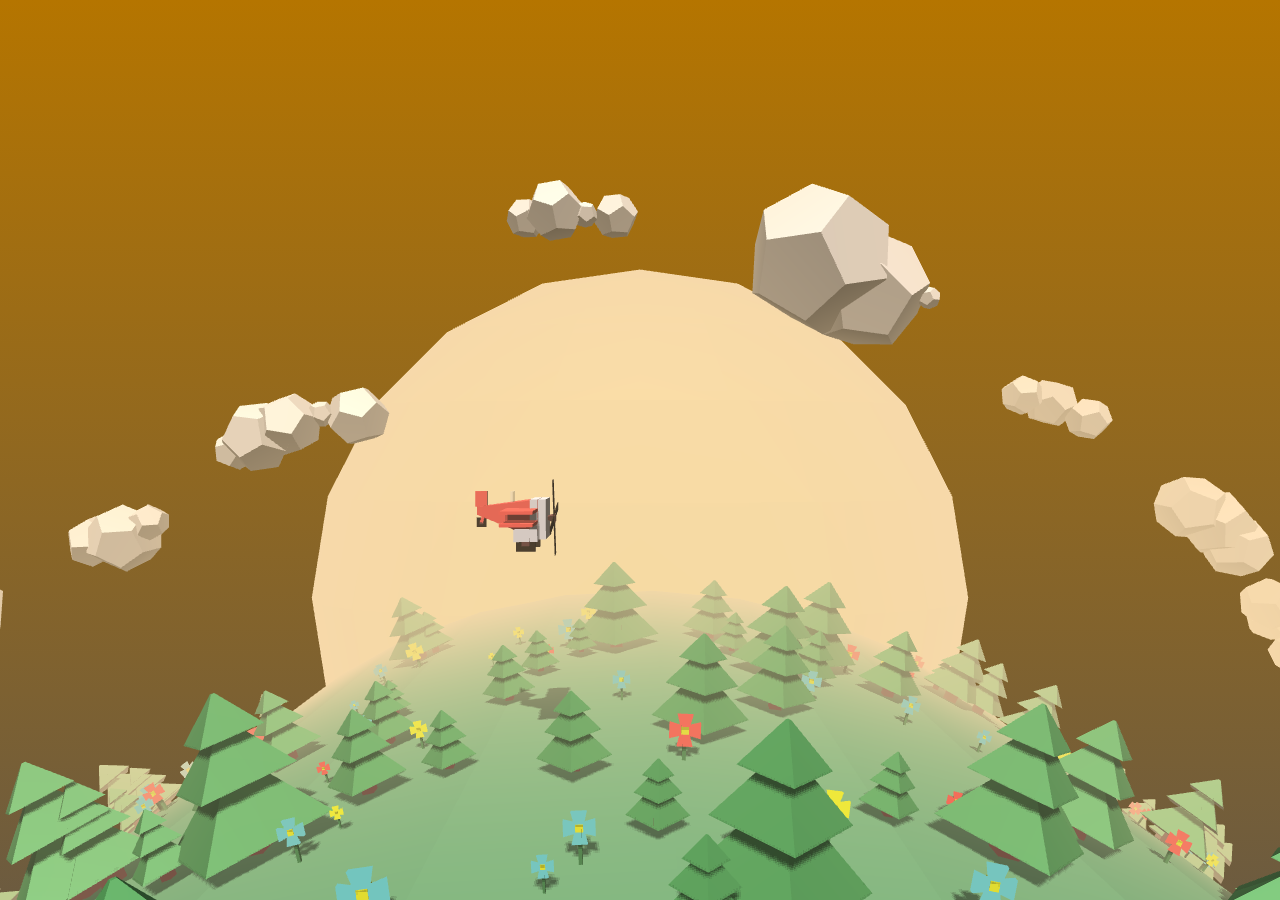
<file: 飞机飞行/index.html>
﻿<!doctype html>
<html>
<head>
<meta charset="utf-8">
<title>three.js+Canvas飞机飞行场景动画特效</title>

<style>
* {
	margin: 0;
	padding: 0;
}

#world {
	position: absolute;
	width: 100%;
	height: 100%;
	overflow: hidden;
	background: linear-gradient(#b57500, #6c5b40);
}
</style>

</head>
<body>
	
<script src="three.min.js"></script>

<div id="world"></div>

<script>
var Colors = {
	red:0xf25346,
	yellow:0xedeb27,
	white:0xd8d0d1,
	brown:0x59332e,
	pink:0xF5986E,
	brownDark:0x23190f,
	blue:0x68c3c0,
	green:0x458248,
	purple:0x551A8B,
	lightgreen:0x629265,
};



var scene, camera, fieldOfView, aspectRatio, nearPlane, farPlane, HEIGHT, WIDTH, renderer, container;


function createScene() {
	// Get the width and height of the screen
	// and use them to setup the aspect ratio
	// of the camera and the size of the renderer.
	HEIGHT = window.innerHeight;
	WIDTH = window.innerWidth;

	// Create the scene.
	scene = new THREE.Scene();

	// Add FOV Fog effect to the scene. Same colour as the BG int he stylesheet.
	scene.fog = new THREE.Fog(0xf7d9aa, 100, 950);

	// Create the camera
	aspectRatio = WIDTH / HEIGHT;
	fieldOfView = 60;
	nearPlane = 1;
	farPlane = 10000;
	camera = new THREE.PerspectiveCamera(
		fieldOfView,
		aspectRatio,
		nearPlane,
		farPlane
	);
	// Position the camera
	camera.position.x = 0;
	camera.position.y = 150;
	camera.position.z = 100;	

	// Create the renderer

	renderer = new THREE.WebGLRenderer ({
	// Alpha makes the background transparent, antialias is performant heavy
		alpha: true,
		antialias:true
	});

	//set the size of the renderer to fullscreen
	renderer.setSize (WIDTH, HEIGHT);
	//enable shadow rendering
	renderer.shadowMap.enabled = true;

	// Add the Renderer to the DOM, in the world div.
	container = document.getElementById('world');
	container.appendChild (renderer.domElement);

	//RESPONSIVE LISTENER
	window.addEventListener('resize', handleWindowResize, false);
}

//RESPONSIVE FUNCTION
function handleWindowResize() {
	HEIGHT = window.innerHeight;
	WIDTH = window.innerWidth;
	renderer.setSize(WIDTH, HEIGHT);
	camera.aspect = WIDTH / HEIGHT;
	camera.updateProjectionMatrix();
}


var hemispshereLight, shadowLight;

function createLights(){
	// Gradient coloured light - Sky, Ground, Intensity
	hemisphereLight = new THREE.HemisphereLight(0xaaaaaa,0x000000, .9)
	// Parallel rays
	shadowLight = new THREE.DirectionalLight(0xffffff, .9);



	shadowLight.position.set(0,350,350);
	shadowLight.castShadow = true;

	// define the visible area of the projected shadow
	shadowLight.shadow.camera.left = -650;
	shadowLight.shadow.camera.right = 650;
	shadowLight.shadow.camera.top = 650;
	shadowLight.shadow.camera.bottom = -650;
	shadowLight.shadow.camera.near = 1;
	shadowLight.shadow.camera.far = 1000;

	// Shadow map size
	shadowLight.shadow.mapSize.width = 2048;
	shadowLight.shadow.mapSize.height = 2048;

	// Add the lights to the scene
	scene.add(hemisphereLight);  

	scene.add(shadowLight);
}	


Land = function(){
	var geom = new THREE.CylinderGeometry(600,600,1700,40,10);
	//rotate on the x axis
	geom.applyMatrix(new THREE.Matrix4().makeRotationX(-Math.PI/2));
	//create a material
	var mat = new THREE.MeshPhongMaterial({
		color: Colors.lightgreen,
		shading:THREE.FlatShading,
	});

	//create a mesh of the object
	this.mesh = new THREE.Mesh(geom, mat);
	//receive shadows
	this.mesh.receiveShadow = true;
}

Orbit = function(){

	var geom =new THREE.Object3D();

	this.mesh = geom;
	//this.mesh.add(sun);
}

Sun = function(){

	this.mesh = new THREE.Object3D();

	var sunGeom = new THREE.SphereGeometry( 400, 20, 10 );
	var sunMat = new THREE.MeshPhongMaterial({
		color: Colors.yellow,
		shading:THREE.FlatShading,
	});
	var sun = new THREE.Mesh(sunGeom, sunMat);
	//sun.applyMatrix(new THREE.Matrix4().makeRotationX(-Math.PI/2));
	sun.castShadow = false;
	sun.receiveShadow = false;
	this.mesh.add(sun);
}

Cloud = function(){
	// Create an empty container for the cloud
	this.mesh = new THREE.Object3D();
	// Cube geometry and material
	var geom = new THREE.DodecahedronGeometry(20,0);
	var mat = new THREE.MeshPhongMaterial({
		color:Colors.white,  
	});

	var nBlocs = 3+Math.floor(Math.random()*3);

	for (var i=0; i<nBlocs; i++ ){
		//Clone mesh geometry
		var m = new THREE.Mesh(geom, mat);
			//Randomly position each cube
			m.position.x = i*15;
			m.position.y = Math.random()*10;
			m.position.z = Math.random()*10;
			m.rotation.z = Math.random()*Math.PI*2;
			m.rotation.y = Math.random()*Math.PI*2;

			//Randomly scale the cubes
			var s = .1 + Math.random()*.9;
			m.scale.set(s,s,s);
			this.mesh.add(m);
	}
}

Sky = function(){

	this.mesh = new THREE.Object3D();

	// Number of cloud groups
	this.nClouds = 25;

	// Space the consistenly
	var stepAngle = Math.PI*2 / this.nClouds;

	// Create the Clouds

	for(var i=0; i<this.nClouds; i++){
	
		var c = new Cloud();

		//set rotation and position using trigonometry
		var a = stepAngle*i;
		// this is the distance between the center of the axis and the cloud itself
		var h = 800 + Math.random()*200;
		c.mesh.position.y = Math.sin(a)*h;
		c.mesh.position.x = Math.cos(a)*h;		

		// rotate the cloud according to its position
		c.mesh.rotation.z = a + Math.PI/2;

		// random depth for the clouds on the z-axis
		c.mesh.position.z = -400-Math.random()*400;

		// random scale for each cloud
		var s = 1+Math.random()*2;
		c.mesh.scale.set(s,s,s);

		this.mesh.add(c.mesh);
	}
}

Tree = function () {

	this.mesh = new THREE.Object3D();

	var matTreeLeaves = new THREE.MeshPhongMaterial( { color:Colors.green, shading:THREE.FlatShading});

	var geonTreeBase = new THREE.BoxGeometry( 10,20,10 );
	var matTreeBase = new THREE.MeshBasicMaterial( { color:Colors.brown});
	var treeBase = new THREE.Mesh(geonTreeBase,matTreeBase);
	treeBase.castShadow = true;
	treeBase.receiveShadow = true;
	this.mesh.add(treeBase);

	var geomTreeLeaves1 = new THREE.CylinderGeometry(1, 12*3, 12*3, 4 );
	var treeLeaves1 = new THREE.Mesh(geomTreeLeaves1,matTreeLeaves);
	treeLeaves1.castShadow = true;
	treeLeaves1.receiveShadow = true;
	treeLeaves1.position.y = 20
	this.mesh.add(treeLeaves1);

	var geomTreeLeaves2 = new THREE.CylinderGeometry( 1, 9*3, 9*3, 4 );
	var treeLeaves2 = new THREE.Mesh(geomTreeLeaves2,matTreeLeaves);
	treeLeaves2.castShadow = true;
	treeLeaves2.position.y = 40;
	treeLeaves2.receiveShadow = true;
	this.mesh.add(treeLeaves2);

	var geomTreeLeaves3 = new THREE.CylinderGeometry( 1, 6*3, 6*3, 4);
	var treeLeaves3 = new THREE.Mesh(geomTreeLeaves3,matTreeLeaves);
	treeLeaves3.castShadow = true;
	treeLeaves3.position.y = 55;
	treeLeaves3.receiveShadow = true;
	this.mesh.add(treeLeaves3);

}

Flower = function () {

	this.mesh = new THREE.Object3D();

	var geomStem = new THREE.BoxGeometry( 5,50,5,1,1,1 );
	var matStem = new THREE.MeshPhongMaterial( { color:Colors.green, shading:THREE.FlatShading});
	var stem = new THREE.Mesh(geomStem,matStem);
	stem.castShadow = false;
	stem.receiveShadow = true;
	this.mesh.add(stem);


	var geomPetalCore = new THREE.BoxGeometry(10,10,10,1,1,1);
	var matPetalCore = new THREE.MeshPhongMaterial({color:Colors.yellow, shading:THREE.FlatShading});
	petalCore = new THREE.Mesh(geomPetalCore, matPetalCore);
	petalCore.castShadow = false;
	petalCore.receiveShadow = true;

	var petalColor = petalColors [Math.floor(Math.random()*3)];

	var geomPetal = new THREE.BoxGeometry( 15,20,5,1,1,1 );
	var matPetal = new THREE.MeshBasicMaterial( { color:petalColor});
	geomPetal.vertices[5].y-=4;
	geomPetal.vertices[4].y-=4;
	geomPetal.vertices[7].y+=4;
	geomPetal.vertices[6].y+=4;
	geomPetal.translate(12.5,0,3);

		var petals = [];
		for(var i=0; i<4; i++){	

			petals[i]=new THREE.Mesh(geomPetal,matPetal);
			petals[i].rotation.z = i*Math.PI/2;
			petals[i].castShadow = true;
			petals[i].receiveShadow = true;
		}

	petalCore.add(petals[0],petals[1],petals[2],petals[3]);
	petalCore.position.y = 25;
	petalCore.position.z = 3;
	this.mesh.add(petalCore);

}

var petalColors = [Colors.red, Colors.yellow, Colors.blue];



Forest = function(){

	this.mesh = new THREE.Object3D();

	// Number of Trees
	this.nTrees = 300;

	// Space the consistenly
	var stepAngle = Math.PI*2 / this.nTrees;

	// Create the Trees

	for(var i=0; i<this.nTrees; i++){
	
		var t = new Tree();

		//set rotation and position using trigonometry
		var a = stepAngle*i;
		// this is the distance between the center of the axis and the tree itself
		var h = 605;
		t.mesh.position.y = Math.sin(a)*h;
		t.mesh.position.x = Math.cos(a)*h;		

		// rotate the tree according to its position
		t.mesh.rotation.z = a + (Math.PI/2)*3;

		//Andreas Trigo funtime
		//t.mesh.rotation.z = Math.atan2(t.mesh.position.y, t.mesh.position.x)-Math.PI/2;

		// random depth for the tree on the z-axis
		t.mesh.position.z = 0-Math.random()*600;

		// random scale for each tree
		var s = .3+Math.random()*.75;
		t.mesh.scale.set(s,s,s);

		this.mesh.add(t.mesh);
	}

	// Number of Trees
	this.nFlowers = 350;

	var stepAngle = Math.PI*2 / this.nFlowers;


	for(var i=0; i<this.nFlowers; i++){	

		var f = new Flower();
		var a = stepAngle*i;

		var h = 605;
		f.mesh.position.y = Math.sin(a)*h;
		f.mesh.position.x = Math.cos(a)*h;		

		f.mesh.rotation.z = a + (Math.PI/2)*3;

		f.mesh.position.z = 0-Math.random()*600;

		var s = .1+Math.random()*.3;
		f.mesh.scale.set(s,s,s);

		this.mesh.add(f.mesh);
	}

}

var AirPlane = function() {
	
	this.mesh = new THREE.Object3D();

	// Create the cabin
	var geomCockpit = new THREE.BoxGeometry(80,50,50,1,1,1);
	var matCockpit = new THREE.MeshPhongMaterial({color:Colors.red, shading:THREE.FlatShading});
	geomCockpit.vertices[4].y-=10;
	geomCockpit.vertices[4].z+=20;
	geomCockpit.vertices[5].y-=10;
	geomCockpit.vertices[5].z-=20;
	geomCockpit.vertices[6].y+=30;
	geomCockpit.vertices[6].z+=20;
	geomCockpit.vertices[7].y+=30;
	geomCockpit.vertices[7].z-=20;
	var cockpit = new THREE.Mesh(geomCockpit, matCockpit);
	cockpit.castShadow = true;
	cockpit.receiveShadow = true;
	this.mesh.add(cockpit);
	
	// Create the engine
	var geomEngine = new THREE.BoxGeometry(20,50,50,1,1,1);
	var matEngine = new THREE.MeshPhongMaterial({color:Colors.white, shading:THREE.FlatShading});
	var engine = new THREE.Mesh(geomEngine, matEngine);
	engine.position.x = 40;
	engine.castShadow = true;
	engine.receiveShadow = true;
	this.mesh.add(engine);
	
	// Create the tail
	var geomTailPlane = new THREE.BoxGeometry(15,20,5,1,1,1);
	var matTailPlane = new THREE.MeshPhongMaterial({color:Colors.red, shading:THREE.FlatShading});
	var tailPlane = new THREE.Mesh(geomTailPlane, matTailPlane);
	tailPlane.position.set(-35,25,0);
	tailPlane.castShadow = true;
	tailPlane.receiveShadow = true;
	this.mesh.add(tailPlane);
	
	// Create the wing
	var geomSideWing = new THREE.BoxGeometry(40,4,150,1,1,1);
	var matSideWing = new THREE.MeshPhongMaterial({color:Colors.red, shading:THREE.FlatShading});

	var sideWingTop = new THREE.Mesh(geomSideWing, matSideWing);
	var sideWingBottom = new THREE.Mesh(geomSideWing, matSideWing);
	sideWingTop.castShadow = true;
	sideWingTop.receiveShadow = true;
	sideWingBottom.castShadow = true;
	sideWingBottom.receiveShadow = true;

	sideWingTop.position.set(20,12,0);
	sideWingBottom.position.set(20,-3,0);
	this.mesh.add(sideWingTop);
	this.mesh.add(sideWingBottom);

	var geomWindshield = new THREE.BoxGeometry(3,15,20,1,1,1);
	var matWindshield = new THREE.MeshPhongMaterial({color:Colors.white,transparent:true, opacity:.3, shading:THREE.FlatShading});;
	var windshield = new THREE.Mesh(geomWindshield, matWindshield);
	windshield.position.set(5,27,0);

	windshield.castShadow = true;
	windshield.receiveShadow = true;

	this.mesh.add(windshield);

	var geomPropeller = new THREE.BoxGeometry(20,10,10,1,1,1);
	geomPropeller.vertices[4].y-=5;
	geomPropeller.vertices[4].z+=5;
	geomPropeller.vertices[5].y-=5;
	geomPropeller.vertices[5].z-=5;
	geomPropeller.vertices[6].y+=5;
	geomPropeller.vertices[6].z+=5;
	geomPropeller.vertices[7].y+=5;
	geomPropeller.vertices[7].z-=5;
	var matPropeller = new THREE.MeshPhongMaterial({color:Colors.brown, shading:THREE.FlatShading});
	this.propeller = new THREE.Mesh(geomPropeller, matPropeller);
	this.propeller.castShadow = true;
	this.propeller.receiveShadow = true;


	var geomBlade1 = new THREE.BoxGeometry(1,100,10,1,1,1);
	var geomBlade2 = new THREE.BoxGeometry(1,10,100,1,1,1);
	var matBlade = new THREE.MeshPhongMaterial({color:Colors.brownDark, shading:THREE.FlatShading});
	
	var blade1 = new THREE.Mesh(geomBlade1, matBlade);
	blade1.position.set(8,0,0);
	blade1.castShadow = true;
	blade1.receiveShadow = true;

	var blade2 = new THREE.Mesh(geomBlade2, matBlade);
	blade2.position.set(8,0,0);
	blade2.castShadow = true;
	blade2.receiveShadow = true;
	this.propeller.add(blade1, blade2);
	this.propeller.position.set(50,0,0);
	this.mesh.add(this.propeller);

	var wheelProtecGeom = new THREE.BoxGeometry(30,15,10,1,1,1);
	var wheelProtecMat = new THREE.MeshPhongMaterial({color:Colors.white, shading:THREE.FlatShading});
	var wheelProtecR = new THREE.Mesh(wheelProtecGeom,wheelProtecMat);
	wheelProtecR.position.set(25,-20,25);
	this.mesh.add(wheelProtecR);

	var wheelTireGeom = new THREE.BoxGeometry(24,24,4);
	var wheelTireMat = new THREE.MeshPhongMaterial({color:Colors.brownDark, shading:THREE.FlatShading});
	var wheelTireR = new THREE.Mesh(wheelTireGeom,wheelTireMat);
	wheelTireR.position.set(25,-28,25);

	var wheelAxisGeom = new THREE.BoxGeometry(10,10,6);
	var wheelAxisMat = new THREE.MeshPhongMaterial({color:Colors.brown, shading:THREE.FlatShading});
	var wheelAxis = new THREE.Mesh(wheelAxisGeom,wheelAxisMat);
	wheelTireR.add(wheelAxis);

	this.mesh.add(wheelTireR);

	var wheelProtecL = wheelProtecR.clone();
	wheelProtecL.position.z = -wheelProtecR.position.z ;
	this.mesh.add(wheelProtecL);

	var wheelTireL = wheelTireR.clone();
	wheelTireL.position.z = -wheelTireR.position.z;
	this.mesh.add(wheelTireL);

	var wheelTireB = wheelTireR.clone();
	wheelTireB.scale.set(.5,.5,.5);
	wheelTireB.position.set(-35,-5,0);
	this.mesh.add(wheelTireB);

	var suspensionGeom = new THREE.BoxGeometry(4,20,4);
	suspensionGeom.applyMatrix(new THREE.Matrix4().makeTranslation(0,10,0))
	var suspensionMat = new THREE.MeshPhongMaterial({color:Colors.red, shading:THREE.FlatShading});
	var suspension = new THREE.Mesh(suspensionGeom,suspensionMat);
	suspension.position.set(-35,-5,0);
	suspension.rotation.z = -.3;
	this.mesh.add(suspension);
};

var Fox = function() {
	
	this.mesh = new THREE.Object3D();
	
	var redFurMat = new THREE.MeshPhongMaterial({color:Colors.red, shading:THREE.FlatShading});

	// Create the Body
	var geomBody = new THREE.BoxGeometry(100,50,50,1,1,1);
	var body = new THREE.Mesh(geomBody, redFurMat);
	body.castShadow = true;
	body.receiveShadow = true;
	this.mesh.add(body);
	
	// Create the Chest
	var geomChest = new THREE.BoxGeometry(50,60,70,1,1,1);
	var chest = new THREE.Mesh(geomChest, redFurMat);
	chest.position.x = 60;
	chest.castShadow = true;
	chest.receiveShadow = true;
	this.mesh.add(chest);

	// Create the Head
	var geomHead = new THREE.BoxGeometry(40,55,50,1,1,1);
	this.head = new THREE.Mesh(geomHead, redFurMat);
	this.head.position.set(80, 35, 0);
	this.head.castShadow = true;
	this.head.receiveShadow = true;

	// Create the Snout
	var geomSnout = new THREE.BoxGeometry(40,30,30,1,1,1);
	var snout = new THREE.Mesh(geomSnout, redFurMat);
	geomSnout.vertices[0].y-=5;
	geomSnout.vertices[0].z+=5;
	geomSnout.vertices[1].y-=5;
	geomSnout.vertices[1].z-=5;
	geomSnout.vertices[2].y+=5;
	geomSnout.vertices[2].z+=5;
	geomSnout.vertices[3].y+=5;
	geomSnout.vertices[3].z-=5;
	snout.castShadow = true;
	snout.receiveShadow = true;
	snout.position.set(30,0,0);
	this.head.add(snout);

	// Create the Nose
	var geomNose = new THREE.BoxGeometry(10,15,20,1,1,1);
	var matNose = new THREE.MeshPhongMaterial({color:Colors.brown, shading:THREE.FlatShading});
	var nose = new THREE.Mesh(geomNose, matNose);
	nose.position.set(55,0,0);
	this.head.add(nose);

	// Create the Ears
	var geomEar = new THREE.BoxGeometry(10,40,30,1,1,1);
	var earL = new THREE.Mesh(geomEar, redFurMat);
	earL.position.set(-10,40,-18);
	this.head.add(earL);
	earL.rotation.x=-Math.PI/10;
	geomEar.vertices[1].z+=5;
	geomEar.vertices[4].z+=5;
	geomEar.vertices[0].z-=5;
	geomEar.vertices[5].z-=5;

	// Create the Ear Tips
	var geomEarTipL = new THREE.BoxGeometry(10,10,20,1,1,1);
	var matEarTip = new THREE.MeshPhongMaterial({color:Colors.white, shading:THREE.FlatShading});
	var earTipL = new THREE.Mesh(geomEarTipL, matEarTip);
	earTipL.position.set(0,25,0);
	earL.add(earTipL);

	var earR = earL.clone();
	earR.position.z = -earL.position.z;
	earR.rotation.x = -	earL.rotation.x;
	this.head.add(earR);

	this.mesh.add(this.head);

	
	// Create the tail
	var geomTail = new THREE.BoxGeometry(80,40,40,2,1,1);
	geomTail.vertices[4].y-=10;
	geomTail.vertices[4].z+=10;
	geomTail.vertices[5].y-=10;
	geomTail.vertices[5].z-=10;
	geomTail.vertices[6].y+=10;
	geomTail.vertices[6].z+=10;
	geomTail.vertices[7].y+=10;
	geomTail.vertices[7].z-=10;
	this.tail = new THREE.Mesh(geomTail, redFurMat);
	this.tail.castShadow = true;
	this.tail.receiveShadow = true;

	// Create the tail Tip
	var geomTailTip = new THREE.BoxGeometry(20,40,40,1,1,1);
	var matTailTip = new THREE.MeshPhongMaterial({color:Colors.white, shading:THREE.FlatShading});
	var tailTip = new THREE.Mesh(geomTailTip, matTailTip);
	tailTip.position.set(80,0,0);
	tailTip.castShadow = true;
	tailTip.receiveShadow = true;
	this.tail.add(tailTip);
	this.tail.position.set(-40,10,0);
	geomTail.translate(40,0,0);
	geomTailTip.translate(10,0,0);
	this.tail.rotation.z = Math.PI/1.5;
	this.mesh.add(this.tail);


	// Create the Legs
	var geomLeg = new THREE.BoxGeometry(20,60,20,1,1,1);
	this.legFR = new THREE.Mesh(geomLeg, redFurMat);
	this.legFR.castShadow = true;
	this.legFR.receiveShadow = true;

	// Create the feet
	var geomFeet = new THREE.BoxGeometry(20,20,20,1,1,1);
	var matFeet = new THREE.MeshPhongMaterial({color:Colors.white, shading:THREE.FlatShading});
	var feet = new THREE.Mesh(geomFeet, matFeet);
	feet.position.set(0,0,0);
	feet.castShadow = true;
	feet.receiveShadow = true;
	this.legFR.add(feet);
	this.legFR.position.set(70,-12,25);
	geomLeg.translate(0,40,0);
	geomFeet.translate(0,80,0);
	this.legFR.rotation.z = 16;
	this.mesh.add(this.legFR);

	this.legFL = this.legFR.clone();
	this.legFL.position.z = -this.legFR.position.z;
	this.legFL.rotation.z = -this.legFR.rotation.z;
	this.mesh.add(this.legFL);

	this.legBR = this.legFR.clone();
	this.legBR.position.x = -(this.legFR.position.x)+50;
	this.legBR.rotation.z = -this.legFR.rotation.z;
	this.mesh.add(this.legBR);

	this.legBL = this.legFL.clone();
	this.legBL.position.x = -(this.legFL.position.x)+50;
	this.legBL.rotation.z = -this.legFL.rotation.z;
	this.mesh.add(this.legBL);

};


var sky;
var forest;
var land;
var orbit;
var airplane;
var sun;
var fox;

var mousePos={x:0, y:0};
var offSet = -600;


function createSky(){
  sky = new Sky();
  sky.mesh.position.y = offSet;
  scene.add(sky.mesh);
}

function createLand(){
  land = new Land();
  land.mesh.position.y = offSet;
  scene.add(land.mesh);
}

function createOrbit(){
  orbit = new Orbit();
  orbit.mesh.position.y = offSet;
  orbit.mesh.rotation.z = -Math.PI/6; 
  scene.add(orbit.mesh);
}

function createForest(){
  forest = new Forest();
  forest.mesh.position.y = offSet;
  scene.add(forest.mesh);
}

function createSun(){ 
	sun = new Sun();
	sun.mesh.scale.set(1,1,.3);
	sun.mesh.position.set(0,-30,-850);
	scene.add(sun.mesh);
}


function createPlane(){ 
	airplane = new AirPlane();
	airplane.mesh.scale.set(.35,.35,.35);
	airplane.mesh.position.set(-40,110,-250);
	// airplane.mesh.rotation.z = Math.PI/15;
	scene.add(airplane.mesh);
}

function createFox(){ 
	fox = new Fox();
	fox.mesh.scale.set(.35,.35,.35);
	fox.mesh.position.set(-40,110,-250);
	scene.add(fox.mesh);
}


function updatePlane() {

	var targetY = normalize(mousePos.y,-.75,.75, 50, 190);
	var targetX = normalize(mousePos.x,-.75,.75,-100, -20);
	
	// Move the plane at each frame by adding a fraction of the remaining distance
	airplane.mesh.position.y += (targetY-airplane.mesh.position.y)*0.1;

	airplane.mesh.position.x += (targetX-airplane.mesh.position.x)*0.1;

	// Rotate the plane proportionally to the remaining distance
	airplane.mesh.rotation.z = (targetY-airplane.mesh.position.y)*0.0128;
	airplane.mesh.rotation.x = (airplane.mesh.position.y-targetY)*0.0064;
	airplane.mesh.rotation.y = (airplane.mesh.position.x-targetX)*0.0064;

	airplane.propeller.rotation.x += 0.3;
}

function normalize(v,vmin,vmax,tmin, tmax){

	var nv = Math.max(Math.min(v,vmax), vmin);
	var dv = vmax-vmin;
	var pc = (nv-vmin)/dv;
	var dt = tmax-tmin;
	var tv = tmin + (pc*dt);
	return tv;

}


function loop(){
  land.mesh.rotation.z += .005;
  orbit.mesh.rotation.z += .001;
  sky.mesh.rotation.z += .003;
  forest.mesh.rotation.z += .005;
  updatePlane();

  renderer.render(scene, camera);
  requestAnimationFrame(loop);
}

function handleMouseMove (event) {
	var tx = -1 + (event.clientX / WIDTH)*2;
	var ty = 1 - (event.clientY / HEIGHT)*2;
	mousePos = {x:tx, y:ty};	
}


function init(event) {
	createScene();
	createLights();
	createPlane();
	createOrbit();
	createSun();
	createLand();
	createForest();
	createSky();
	//createFox();

	document.addEventListener('mousemove', handleMouseMove, false);

	loop();
}

window.addEventListener('load', init, false);
</script>

</body>
</html>
</file>
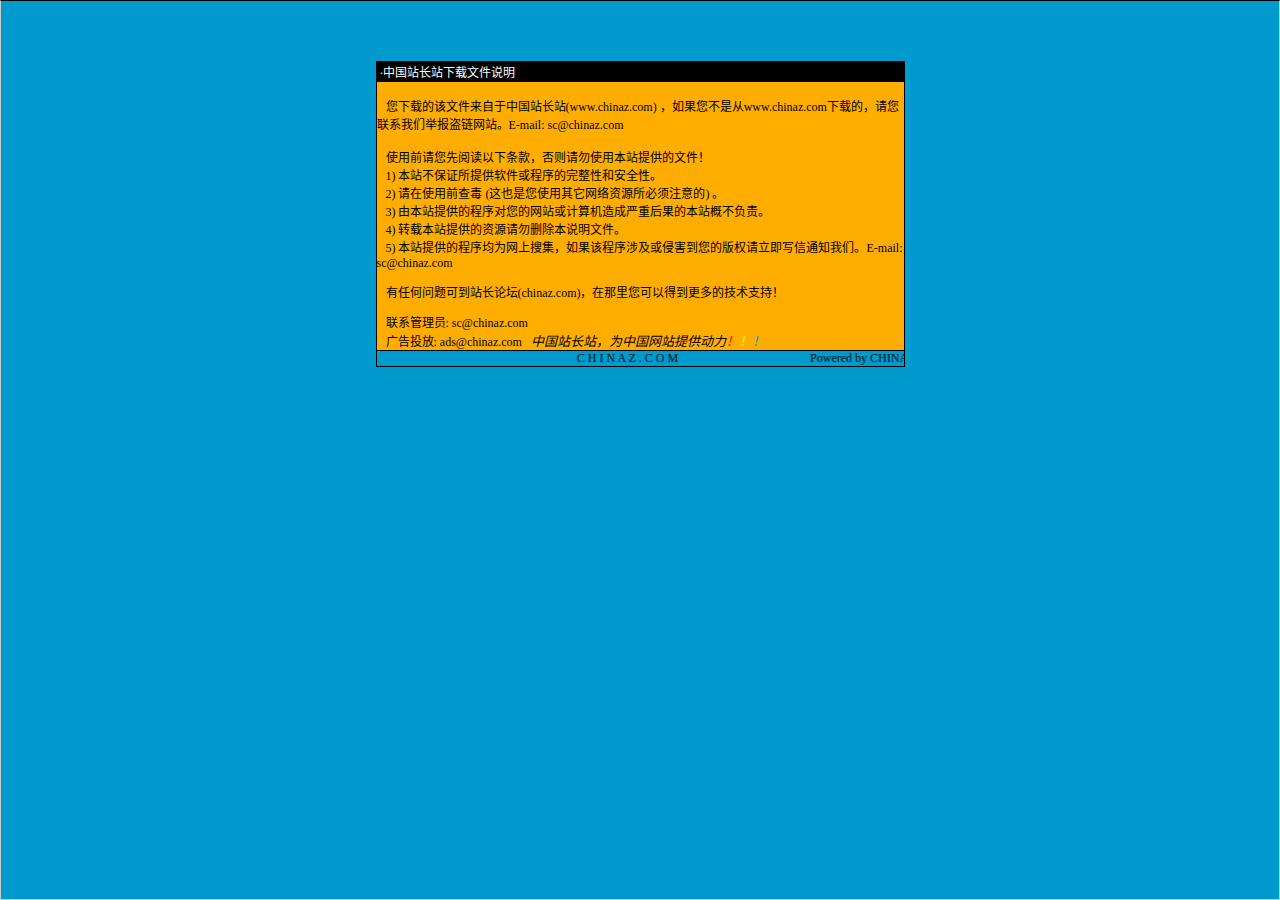
<file: 火箭飞行/说明.htm>
<html>

<head>
<meta http-equiv="Content-Language" content="zh-cn">
<meta http-equiv="Content-Type" content="text/html; charset=gb2312">
<meta http-equiv="refresh" content="2; url=http://SC.CHINAZ.com">
<title>�й�վ��վ�����ļ�˵��</title>
<style>A {
FONT-SIZE: 12px; COLOR: #000000; TEXT-DECORATION: none
}
A:hover {
	COLOR: #ffcc00
}
A.blue {
	COLOR: darkblue
}
body, p, td {
	FONT-SIZE: 12px
}</style>
</head>

<body style="BORDER-RIGHT: #cccccc 1px solid; BORDER-TOP: #000000 1px solid; MARGIN: 0pt; OVERFLOW: hidden; BORDER-LEFT: #cccccc 1px solid; BORDER-BOTTOM: #cccccc 1px solid" bgColor="#009ace" leftMargin="0" topMargin="10">

<div align="center">
  <center>
  <p>��</p>
  <p>��</p>
  <table border="1" cellpadding="0" cellspacing="0" style="border-collapse: collapse; border-style: dotted; border-width: 1" bordercolor="#000000" width="529" height="251" id="AutoNumber1">
    <tr>
      <td width="520" height="20" bgcolor="#000000"><font color="#FFFFFF">&nbsp;���й�վ��վ�����ļ�˵��</font></td>
    </tr>
    <tr>
      <td width="529" height="210" bgcolor="#FFAD00" valign="top"><br>
&nbsp;&nbsp; �����صĸ��ļ��������й�վ��վ(<a href="http://www.chinaz.com">www.chinaz.com</a>) ����������Ǵ�<a href="http://www.chinaz.com">www.chinaz.com</a>���صģ�������ϵ���Ǿٱ�������վ��E-mail: sc&#064;chinaz.com <br>
      <br>
&nbsp;&nbsp; ʹ��ǰ�������Ķ����������������ʹ�ñ�վ�ṩ���ļ���<br>
&nbsp;&nbsp; 1) ��վ����֤���ṩ���������������ԺͰ�ȫ�ԡ�<br>
&nbsp;&nbsp; 2) ����ʹ��ǰ�鶾 (��Ҳ����ʹ������������Դ������ע���) ��<br>
&nbsp;&nbsp; 3) �ɱ�վ�ṩ�ĳ����������վ������������غ���ı�վ�Ų�����<br>
&nbsp;&nbsp; 4) ת�ر�վ�ṩ����Դ����ɾ����˵���ļ���<br>
&nbsp;&nbsp; 5) ��վ�ṩ�ĳ����Ϊ�����Ѽ�������ó����漰���ֺ������İ�Ȩ������д��֪ͨ���ǡ�E-mail: sc&#064;chinaz.com

<p>&nbsp;&nbsp; <a href="http://bbs.chinaz.com/">���κ�����ɵ�վ����̳(chinaz.com)�������������Եõ�����ļ���֧�֣�</a></p>
      <p>&nbsp;&nbsp; ��ϵ����Ա: <a href="mailto:sc&#064;chinaz.com">sc&#064;chinaz.com</a><br>
&nbsp;&nbsp; ���Ͷ��: <a href="mailto:ads&#064;chinaz.com">ads&#064;chinaz.com</a><span lang="en-us">&nbsp;&nbsp;&nbsp;</span><i><font size="2">�й�վ��վ��Ϊ�й���վ�ṩ����</font><a href="http://chinaz.com"><font size="2"><font color="#FF0000">��</font><font color="#FFFF00">��</font><font color="#009ACE">��</font></font></a></i></p>
      </td>
    </tr>
    <tr>
      <td width="529" height="16" bgcolor="#009BCE" bordercolor="#008000">
      <marquee onmouseover="this.stop()" onmouseout="this.start()" scrollamount="50" scrolldelay="100" behavior="slide" loop="1">&nbsp;
      <a href="http://CHINAZ.com">C H I N A Z . C O M&nbsp;&nbsp;&nbsp;&nbsp;&nbsp;&nbsp;&nbsp;&nbsp;&nbsp;&nbsp;&nbsp;&nbsp;&nbsp;&nbsp;&nbsp;&nbsp;&nbsp;&nbsp;&nbsp;&nbsp;&nbsp;&nbsp;&nbsp;&nbsp;&nbsp;&nbsp;&nbsp;&nbsp;&nbsp;&nbsp;&nbsp;&nbsp;&nbsp;&nbsp;&nbsp;&nbsp;&nbsp;&nbsp;&nbsp;&nbsp;&nbsp;&nbsp;&nbsp;&nbsp;Powered by CHINAZ.STUDIO</a></marquee> </td>
    </tr>
  </table>
  </center>
</div>
<p align="center">
<script src="http://chinaz.com/downad.asp"></script>
</p>

</body>

</html>
</file>
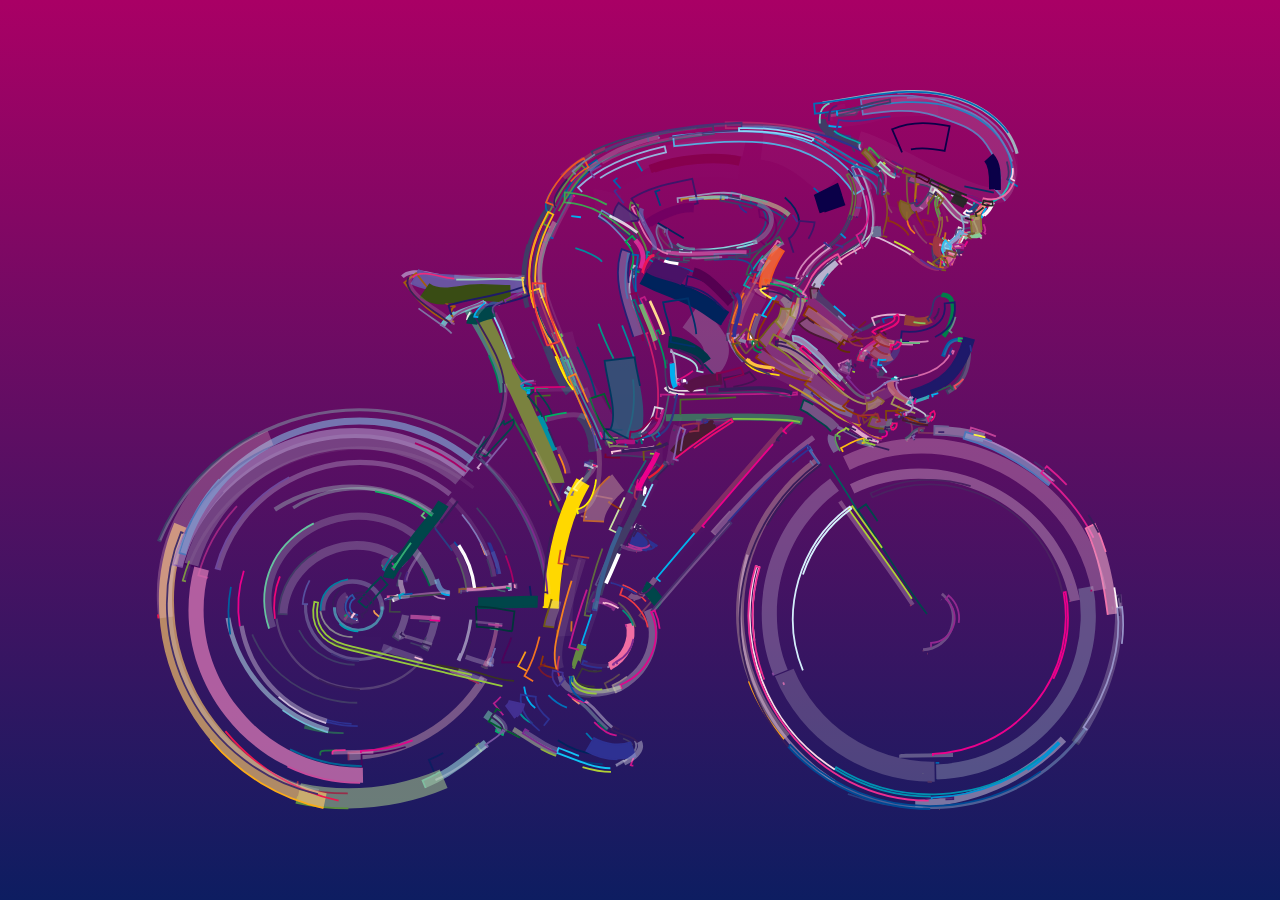
<file: 自行车/index2.html>
<!DOCTYPE html>
<html >
<head>
  <meta charset="UTF-8">
  <title>SVG/CSS3镂空3D自行车骑行动画DEMO演示</title>
  
  
  
      <link rel="stylesheet" href="css/style.css">

  
</head>

<body>
  <!--<div id="particles-js"></div>-->
<svg id="codevemberbike" xmlns="http://www.w3.org/2000/svg" viewBox="0 0 543.11 404.63"><defs><style>.cls-1{stroke:#003a56;fill:#003a56;}.cls-2{stroke:#413b66;fill:#413b66;}.cls-3{stroke:#2a3f80;fill:#2a3f80;}.cls-4{stroke:#f99d1c;fill:#f99d1c;}.cls-5{stroke:#786b9d;fill:#786b9d;}.cls-6{stroke:#885b91;fill:#885b91;}.cls-7{stroke:#6f3d61;fill:#6f3d61;}.cls-8{stroke:#95828c;fill:#95828c;}.cls-9{stroke:#614952;fill:#614952;}.cls-10{stroke:#f58772;fill:#f58772;}.cls-11{stroke:#00645c;fill:#00645c;}.cls-12{stroke:#8581aa;fill:#8581aa;}.cls-13{stroke:#b2d235;fill:#b2d235;}.cls-14{stroke:#92b23e;fill:#92b23e;}.cls-15{stroke:#794766;fill:#794766;}.cls-16{stroke:#00af69;fill:#00af69;}.cls-17{stroke:#647f42;fill:#647f42;}.cls-18{stroke:#53c4c7;fill:#53c4c7;}.cls-19{stroke:#0d1d61;fill:#0d1d61;}.cls-20{stroke:#5b903c;fill:#5b903c;}.cls-21{stroke:#972d4a;fill:#972d4a;}.cls-22{stroke:#fbab18;fill:#fbab18;}.cls-23{stroke:#ed174f;fill:#ed174f;}.cls-24{stroke:#3f3f69;fill:#3f3f69;}.cls-25{stroke:#615587;fill:#615587;}.cls-26{stroke:#00835b;fill:#00835b;}.cls-27{stroke:#ece9e7;fill:#ece9e7;}.cls-28{stroke:#59c5cc;fill:#59c5cc;}.cls-29{stroke:#8074a4;fill:#8074a4;}.cls-30{stroke:#a079b6;fill:#a079b6;}.cls-31{stroke:#4c5e70;fill:#4c5e70;}.cls-32{stroke:#22458a;fill:#22458a;}.cls-33{stroke:#eb9fa3;fill:#eb9fa3;}.cls-34{stroke:#00699f;fill:#00699f;}.cls-35{stroke:#00ae92;fill:#00ae92;}.cls-36{stroke:#00a7e8;fill:#00a7e8;}.cls-37{stroke:#00ac5f;fill:#00ac5f;}.cls-38{stroke:#3e3f69;fill:#3e3f69;}.cls-39{stroke:#006ca6;fill:#006ca6;}.cls-40{stroke:#902c65;fill:#902c65;}.cls-41{stroke:#3e3c6a;fill:#3e3c6a;}.cls-42{stroke:#6f2f72;fill:#6f2f72;}.cls-43{stroke:#78cabc;fill:#78cabc;}.cls-44{stroke:#a0b2be;fill:#a0b2be;}.cls-45{stroke:#00b6af;fill:#00b6af;}.cls-46{stroke:#2f3680;fill:#2f3680;}.cls-47{stroke:#bdb7d1;fill:#bdb7d1;}.cls-48{stroke:#0a4f96;fill:#0a4f96;}.cls-49{stroke:#f79d83;fill:#f79d83;}.cls-50{stroke:#d6acd0;fill:#d6acd0;}.cls-51{stroke:#87cb99;fill:#87cb99;}.cls-52{stroke:#68c8c8;fill:#68c8c8;}.cls-53{stroke:#952a6c;fill:#952a6c;}.cls-54{stroke:#dcb9d8;fill:#dcb9d8;}.cls-55{stroke:#6a6f93;fill:#6a6f93;}.cls-56{stroke:#bbdfbf;fill:#bbdfbf;}.cls-57{stroke:#b9b2ce;fill:#b9b2ce;}.cls-58{stroke:#58465f;fill:#58465f;}.cls-59{stroke:#51386b;fill:#51386b;}.cls-60{stroke:#8a7eac;fill:#8a7eac;}.cls-61{stroke:#e4aed0;fill:#e4aed0;}.cls-62{stroke:#944038;fill:#944038;}.cls-63{stroke:#35346e;fill:#35346e;}.cls-64{stroke:#007d4a;fill:#007d4a;}.cls-65{stroke:#d281b6;fill:#d281b6;}.cls-66{stroke:#51307e;fill:#51307e;}.cls-67{stroke:#9d2584;fill:#9d2584;}.cls-68{stroke:#693071;fill:#693071;}.cls-69{stroke:#00a4ad;fill:#00a4ad;}.cls-70{stroke:#d669a9;fill:#d669a9;}.cls-71{stroke:#0061a5;fill:#0061a5;}.cls-72{stroke:#15b254;fill:#15b254;}.cls-73{stroke:#29604f;fill:#29604f;}.cls-74{stroke:#00b9bf;fill:#00b9bf;}.cls-75{stroke:#bdc3cc;fill:#bdc3cc;}.cls-76{stroke:#842e67;fill:#842e67;}.cls-77{stroke:#46546d;fill:#46546d;}.cls-78{stroke:#7a305f;fill:#7a305f;}.cls-79{stroke:#6d5f92;fill:#6d5f92;}.cls-80{stroke:#c14198;fill:#c14198;}.cls-81{stroke:#4e76ba;fill:#4e76ba;}.cls-82{stroke:#d91c8e;fill:#d91c8e;}.cls-83{stroke:#f173ac;fill:#f173ac;}.cls-84{stroke:#d51c61;fill:#d51c61;}.cls-85{stroke:#ba1d86;fill:#ba1d86;}.cls-86{stroke:#c36dac;fill:#c36dac;}.cls-87{stroke:#772d7a;fill:#772d7a;}.cls-88{stroke:#524879;fill:#524879;}.cls-89{stroke:#0061ae;fill:#0061ae;}.cls-90{stroke:#7e2e68;fill:#7e2e68;}.cls-91{stroke:#33a449;fill:#33a449;}.cls-92{stroke:#a1d7c3;fill:#a1d7c3;}.cls-93{stroke:#ee2f7f;fill:#ee2f7f;}.cls-94{stroke:#7a5c3b;fill:#7a5c3b;}.cls-95{stroke:#383373;fill:#383373;}.cls-96{stroke:#b1b8bc;fill:#b1b8bc;}.cls-97{stroke:#ebe7e6;fill:#ebe7e6;}.cls-98{stroke:#5e9845;fill:#5e9845;}.cls-99{stroke:#91633e;fill:#91633e;}.cls-100{stroke:#57c0a3;fill:#57c0a3;}.cls-101{stroke:#564477;fill:#564477;}.cls-102{stroke:#5a3269;fill:#5a3269;}.cls-103{stroke:#006fb8;fill:#006fb8;}.cls-104{stroke:#6479bb;fill:#6479bb;}.cls-105{stroke:#29b786;fill:#29b786;}.cls-106{stroke:#40819d;fill:#40819d;}.cls-107{stroke:#548e82;fill:#548e82;}.cls-108{stroke:#9b2c57;fill:#9b2c57;}.cls-109{stroke:#463f65;fill:#463f65;}.cls-110{stroke:#464171;fill:#464171;}.cls-111{stroke:#005d98;fill:#005d98;}.cls-112{stroke:#52a9de;fill:#52a9de;}.cls-113{stroke:#676d3f;fill:#676d3f;}.cls-114{stroke:#d185b8;fill:#d185b8;}.cls-115{stroke:#8d2a74;fill:#8d2a74;}.cls-116{stroke:#00a45f;fill:#00a45f;}.cls-117{stroke:#9e94bc;fill:#9e94bc;}.cls-118{stroke:#3f639e;fill:#3f639e;}.cls-119{stroke:#0071a9;fill:#0071a9;}.cls-120{stroke:#ae256c;fill:#ae256c;}.cls-121{stroke:#493276;fill:#493276;}.cls-122{stroke:#93b2dd;fill:#93b2dd;}.cls-123{stroke:#598d44;fill:#598d44;}.cls-124{stroke:#febc11;fill:#febc11;}.cls-125{stroke:#ffc20e;fill:#ffc20e;}.cls-126{stroke:#b33b96;fill:#b33b96;}.cls-127{stroke:#9c2b58;fill:#9c2b58;}.cls-128{stroke:#00a5a8;fill:#00a5a8;}.cls-129{stroke:#dd68a7;fill:#dd68a7;}.cls-130{stroke:#345e4e;fill:#345e4e;}.cls-131{stroke:#1e488a;fill:#1e488a;}.cls-132{stroke:#464e69;fill:#464e69;}.cls-133{stroke:#413a67;fill:#413a67;}.cls-134{stroke:#1c4c82;fill:#1c4c82;}.cls-135{stroke:#9b91bb;fill:#9b91bb;}.cls-136{stroke:#be9032;fill:#be9032;}.cls-137{stroke:#204a80;fill:#204a80;}.cls-138{stroke:#89d3dd;fill:#89d3dd;}.cls-139{stroke:#733260;fill:#733260;}.cls-140{stroke:#746699;fill:#746699;}.cls-141{stroke:#dd6fab;fill:#dd6fab;}.cls-142{stroke:#5a8243;fill:#5a8243;}.cls-143{stroke:#35336e;fill:#35336e;}.cls-144{stroke:#6f83c1;fill:#6f83c1;}.cls-145{stroke:#00a651;fill:#00a651;}.cls-146{stroke:#afb2c8;fill:#afb2c8;}.cls-147{stroke:#046976;fill:#046976;}.cls-148{stroke:#cc1c6d;fill:#cc1c6d;}.cls-149{stroke:#d7d4df;fill:#d7d4df;}.cls-150{stroke:#7e7b66;fill:#7e7b66;}.cls-151{stroke:#0064aa;fill:#0064aa;}.cls-152{stroke:#465a6f;fill:#465a6f;}.cls-153{stroke:#ba1c86;fill:#ba1c86;}.cls-154{stroke:#e8dae2;fill:#e8dae2;}.cls-155{stroke:#00905f;fill:#00905f;}.cls-156{stroke:#c01a86;fill:#c01a86;}.cls-157{stroke:#194c8a;fill:#194c8a;}.cls-158{stroke:#0084a1;fill:#0084a1;}.cls-159{stroke:#564678;fill:#564678;}.cls-160{stroke:#00509e;fill:#00509e;}.cls-161{stroke:#7c6ea0;fill:#7c6ea0;}.cls-162{stroke:#ffd800;fill:#ffd800;}.cls-163{stroke:#cb1586;fill:#cb1586;}.cls-164{stroke:#bf61a5;fill:#bf61a5;}.cls-165{stroke:#b3acca;fill:#b3acca;}.cls-166{stroke:#c293ba;fill:#c293ba;}.cls-167{stroke:#e00b80;fill:#e00b80;}.cls-168{stroke:#a6dbdc;fill:#a6dbdc;}.cls-169{stroke:#a79fc3;fill:#a79fc3;}.cls-170{stroke:#9f2b54;fill:#9f2b54;}.cls-171{stroke:#df0984;fill:#df0984;}.cls-172{stroke:#7c3360;fill:#7c3360;}.cls-173{stroke:#f9c5d7;fill:#f9c5d7;}.cls-174{stroke:#1d6574;fill:#1d6574;}.cls-175{stroke:#cae2a3;fill:#cae2a3;}.cls-176{stroke:#606a3f;fill:#606a3f;}.cls-177{stroke:#5a4f81;fill:#5a4f81;}.cls-178{stroke:#f79459;fill:#f79459;}.cls-179{stroke:#817ab9;fill:#817ab9;}.cls-180{stroke:#293f83;fill:#293f83;}.cls-181{stroke:#595d63;fill:#595d63;}.cls-182{stroke:#4a3d75;fill:#4a3d75;}.cls-183{stroke:#8e5a38;fill:#8e5a38;}.cls-184{stroke:#456270;fill:#456270;}.cls-185{stroke:#423b66;fill:#423b66;}.cls-186{stroke:#a90065;fill:#a90065;}.cls-187{stroke:#447771;fill:#447771;}.cls-188{stroke:#007793;fill:#007793;}.cls-189{stroke:#66c3a0;fill:#66c3a0;}.cls-190{stroke:#3f3c68;fill:#3f3c68;}.cls-191{stroke:#f19c50;fill:#f19c50;}.cls-192{stroke:#007ea0;fill:#007ea0;}.cls-193{stroke:#85838b;fill:#85838b;}.cls-194{stroke:#605486;fill:#605486;}.cls-195{stroke:#d4b1d4;fill:#d4b1d4;}.cls-196{stroke:#e958a0;fill:#e958a0;}.cls-197{stroke:#b47fb8;fill:#b47fb8;}.cls-198{stroke:#006649;fill:#006649;}.cls-199{stroke:#1e7345;fill:#1e7345;}.cls-200{stroke:#822f5e;fill:#822f5e;}.cls-201{stroke:#42065b;fill:#42065b;}.cls-202{stroke:#9f2b53;fill:#9f2b53;}.cls-203{stroke:#2b6058;fill:#2b6058;}.cls-204{stroke:#72bbd2;fill:#72bbd2;}.cls-205{stroke:#00609f;fill:#00609f;}.cls-206{stroke:#66c07c;fill:#66c07c;}.cls-207{stroke:#9e2581;fill:#9e2581;}.cls-208{stroke:#7f4c9e;fill:#7f4c9e;}.cls-209{stroke:#006496;fill:#006496;}.cls-210{stroke:#c64c9c;fill:#c64c9c;}.cls-211{stroke:#007d48;fill:#007d48;}.cls-212{stroke:#7e2e6e;fill:#7e2e6e;}.cls-213{stroke:#2ab788;fill:#2ab788;}.cls-214{stroke:#978db7;fill:#978db7;}.cls-215{stroke:#4c3b65;fill:#4c3b65;}.cls-216{stroke:#bcacd4;fill:#bcacd4;}.cls-217{stroke:#2762ae;fill:#2762ae;}.cls-218{stroke:#bde4e6;fill:#bde4e6;}.cls-219{stroke:#5d495d;fill:#5d495d;}.cls-220{stroke:#504961;fill:#504961;}.cls-221{stroke:#4586c4;fill:#4586c4;}.cls-222{stroke:#0090a6;fill:#0090a6;}.cls-223{stroke:#00c2f3;fill:#00c2f3;}.cls-224{stroke:#7a823f;fill:#7a823f;}.cls-225{stroke:#f05123;fill:#f05123;}.cls-226{stroke:#1e6843;fill:#1e6843;}.cls-227{stroke:#caa1cb;fill:#caa1cb;}.cls-228{stroke:#4e4677;fill:#4e4677;}.cls-229{stroke:#978cb6;fill:#978cb6;}.cls-230{stroke:#f16da2;fill:#f16da2;}.cls-231{stroke:#ba3092;fill:#ba3092;}.cls-232{stroke:#822a85;fill:#822a85;}.cls-233{stroke:#648a43;fill:#648a43;}.cls-234{stroke:#00a04c;fill:#00a04c;}.cls-235{stroke:#406d61;fill:#406d61;}.cls-236{stroke:#ded0dd;fill:#ded0dd;}.cls-237{stroke:#ed8c94;fill:#ed8c94;}.cls-238{stroke:#cacee4;fill:#cacee4;}.cls-239{stroke:#7e5385;fill:#7e5385;}.cls-240{stroke:#00b7e4;fill:#00b7e4;}.cls-241{stroke:#802e65;fill:#802e65;}.cls-242{stroke:#6c315e;fill:#6c315e;}.cls-243{stroke:#384878;fill:#384878;}.cls-244{stroke:#e1a8cc;fill:#e1a8cc;}.cls-245{stroke:#00ab91;fill:#00ab91;}.cls-246{stroke:#877aa9;fill:#877aa9;}.cls-247{stroke:#cd1486;fill:#cd1486;}.cls-248{stroke:#497f93;fill:#497f93;}.cls-249{stroke:#5c5082;fill:#5c5082;}.cls-250{stroke:#b45468;fill:#b45468;}.cls-251{stroke:#a6295e;fill:#a6295e;}.cls-252{stroke:#525462;fill:#525462;}.cls-253{stroke:#fccab0;fill:#fccab0;}.cls-254{stroke:#685168;fill:#685168;}.cls-255{stroke:#463b6e;fill:#463b6e;}.cls-256{stroke:#972a6b;fill:#972a6b;}.cls-257{stroke:#ba1f78;fill:#ba1f78;}.cls-258{stroke:#d45c9a;fill:#d45c9a;}.cls-259{stroke:#50428b;fill:#50428b;}.cls-260{stroke:#c81f66;fill:#c81f66;}.cls-261{stroke:#45497e;fill:#45497e;}.cls-262{stroke:#e1dee3;fill:#e1dee3;}.cls-263{stroke:#00664f;fill:#00664f;}.cls-264{stroke:#ea92a8;fill:#ea92a8;}.cls-265{stroke:#978cb7;fill:#978cb7;}.cls-266{stroke:#c982b7;fill:#c982b7;}.cls-267{stroke:#f89746;fill:#f89746;}.cls-268{stroke:#9e3184;fill:#9e3184;}.cls-269{stroke:#8c5b8e;fill:#8c5b8e;}.cls-270{stroke:#d21c67;fill:#d21c67;}.cls-271{stroke:#713066;fill:#713066;}.cls-272{stroke:#763065;fill:#763065;}.cls-273{stroke:#942d5a;fill:#942d5a;}.cls-274{stroke:#864a9d;fill:#864a9d;}.cls-275{stroke:#0066b2;fill:#0066b2;}.cls-276{stroke:#513363;fill:#513363;}.cls-277{stroke:#543269;fill:#543269;}.cls-278{stroke:#8f2a71;fill:#8f2a71;}.cls-279{stroke:#00a05b;fill:#00a05b;}.cls-280{stroke:#873f79;fill:#873f79;}.cls-281{stroke:#393189;fill:#393189;}.cls-282{stroke:#cc1e67;fill:#cc1e67;}.cls-283{stroke:#b7b0cd;fill:#b7b0cd;}.cls-284{stroke:#00acb1;fill:#00acb1;}.cls-285{stroke:#086645;fill:#086645;}.cls-286{stroke:#6f2f73;fill:#6f2f73;}.cls-287{stroke:#7d9544;fill:#7d9544;}.cls-288{stroke:#cc6d19;fill:#cc6d19;}.cls-289{stroke:#924c04;fill:#924c04;}.cls-290{stroke:#985e79;fill:#985e79;}.cls-291{stroke:#00757b;fill:#00757b;}.cls-292{stroke:#0077b1;fill:#0077b1;}.cls-293{stroke:#008fd5;fill:#008fd5;}.cls-294{stroke:#0062af;fill:#0062af;}.cls-295{stroke:#00aeef;fill:#00aeef;}.cls-296{stroke:#2e3192;fill:#2e3192;}.cls-297{stroke:#403092;fill:#403092;}.cls-298{stroke:#0063b0;fill:#0063b0;}.cls-299{stroke:#b49335;fill:#b49335;}.cls-300{stroke:#c18831;fill:#c18831;}.cls-301{stroke:#bf4919;fill:#bf4919;}.cls-302{stroke:#8c232e;fill:#8c232e;}.cls-303{stroke:#f05d7d;fill:#f05d7d;}.cls-304{stroke:#9b5c3b;fill:#9b5c3b;}.cls-305{stroke:#c9243b;fill:#c9243b;}.cls-306{stroke:#892d66;fill:#892d66;}.cls-307{stroke:#8d288f;fill:#8d288f;}.cls-308{stroke:#724199;fill:#724199;}.cls-309{stroke:#003e7e;fill:#003e7e;}.cls-310{stroke:#9c373e;fill:#9c373e;}.cls-311{stroke:#8c3e68;fill:#8c3e68;}.cls-312{stroke:#903213;fill:#903213;}.cls-313{stroke:#7a032f;fill:#7a032f;}.cls-314{stroke:#008b9d;fill:#008b9d;}.cls-315{stroke:#00235c;fill:#00235c;}.cls-316{stroke:#004873;fill:#004873;}.cls-317{stroke:#009785;fill:#009785;}.cls-318{stroke:#661a75;fill:#661a75;}.cls-319{stroke:#903605;fill:#903605;}.cls-320{stroke:#d5541e;fill:#d5541e;}.cls-321{stroke:#b41e8e;fill:#b41e8e;}.cls-322{stroke:#0071bb;fill:#0071bb;}.cls-323{stroke:#009295;fill:#009295;}.cls-324{stroke:#c2188d;fill:#c2188d;}.cls-325{stroke:#c52543;fill:#c52543;}.cls-326{stroke:#cb148c;fill:#cb148c;}.cls-327{stroke:#4c6728;fill:#4c6728;}.cls-328{stroke:#005e5c;fill:#005e5c;}.cls-329{stroke:#585554;fill:#585554;}.cls-330{stroke:#3a3737;fill:#3a3737;}.cls-331{stroke:#3f4548;fill:#3f4548;}.cls-332{stroke:#3a351f;fill:#3a351f;}.cls-333{stroke:#4c5038;fill:#4c5038;}.cls-334{stroke:#4d035a;fill:#4d035a;}.cls-335{stroke:#b2700e;fill:#b2700e;}.cls-336{stroke:#f15f22;fill:#f15f22;}.cls-337{stroke:#c29831;fill:#c29831;}.cls-338{stroke:#cb701e;fill:#cb701e;}.cls-339{stroke:#f58220;fill:#f58220;}.cls-340{stroke:#f37321;fill:#f37321;}.cls-341{stroke:#8f2154;fill:#8f2154;}.cls-342{stroke:#77192e;fill:#77192e;}.cls-343{stroke:#77353a;fill:#77353a;}.cls-344{stroke:#705914;fill:#705914;}.cls-345{stroke:#81450c;fill:#81450c;}.cls-346{stroke:#c1642f;fill:#c1642f;}.cls-347{stroke:#844d25;fill:#844d25;}.cls-348{stroke:#c3254c;fill:#c3254c;}.cls-349{stroke:#ee4d9b;fill:#ee4d9b;}.cls-350{stroke:#00464a;fill:#00464a;}.cls-351{stroke:#622e06;fill:#622e06;}.cls-352{stroke:#481a32;fill:#481a32;}.cls-353{stroke:#9b8e79;fill:#9b8e79;}.cls-354{stroke:#a4935b;fill:#a4935b;}.cls-355{stroke:#8f6339;fill:#8f6339;}.cls-356{stroke:#9e2d33;fill:#9e2d33;}.cls-357{stroke:#952e49;fill:#952e49;}.cls-358{stroke:#00385f;fill:#00385f;}.cls-359{stroke:#3d1569;fill:#3d1569;}.cls-360{stroke:#f15623;fill:#f15623;}.cls-361{stroke:#6450a1;fill:#6450a1;}.cls-362{stroke:#a45e0b;fill:#a45e0b;}.cls-363{stroke:#394c14;fill:#394c14;}.cls-364{stroke:#1e196a;fill:#1e196a;}.cls-365{stroke:#1e1869;fill:#1e1869;}.cls-366{stroke:#571247;fill:#571247;}.cls-367{stroke:#431353;fill:#431353;}.cls-368{stroke:#003548;fill:#003548;}.cls-369{stroke:#00326b;fill:#00326b;}.cls-370{stroke:#433092;fill:#433092;}.cls-371{stroke:#003539;fill:#003539;}.cls-372{stroke:#87004e;fill:#87004e;}.cls-373{stroke:#730062;fill:#730062;}.cls-374{stroke:#0a0048;fill:#0a0048;}.cls-375{strokeill:#444;fill:#444;}.cls-376{stroke:#282728;fill:#282728;}.cls-377{stroke:#550051;fill:#550051;}.cls-378{stroke:#491267;fill:#491267;}.cls-379{stroke:#95153c;fill:#95153c;}.cls-380{stroke:#9f3440;fill:#9f3440;}.cls-381{stroke:#7c5b20;fill:#7c5b20;}.cls-382{stroke:#8baccb;fill:#8baccb;}.cls-383{stroke:#877c2e;fill:#877c2e;}.cls-384{stroke:#e78eae;fill:#e78eae;}.cls-385{stroke:#2ac5f4;fill:#2ac5f4;}.cls-386{stroke:#3fa152;fill:#3fa152;}.cls-387{stroke:#67abdd;fill:#67abdd;}.cls-388{stroke:#f47d20;fill:#f47d20;}.cls-389{stroke:#ef3a44;fill:#ef3a44;}.cls-390{stroke:#232176;fill:#232176;}.cls-391{stroke:#005e30;fill:#005e30;}.cls-392{stroke:#371d5a;fill:#371d5a;}.cls-393{stroke:#9893c8;fill:#9893c8;}.cls-394{stroke:#004995;fill:#004995;}.cls-395{stroke:#391d5a;fill:#391d5a;}.cls-396{stroke:#3b64af;fill:#3b64af;}.cls-397{stroke:#4a2f6d;fill:#4a2f6d;}.cls-398{stroke:#de078c;fill:#de078c;}.cls-399{stroke:#97c93d;fill:#97c93d;}.cls-400{stroke:#0056a7;fill:#0056a7;}.cls-401{strokeill:#fff;fill:#fff;}.cls-402{stroke:#12c3f4;fill:#12c3f4;}.cls-403{stroke:#7b2a90;fill:#7b2a90;}.cls-404{stroke:#7956a4;fill:#7956a4;}.cls-405{stroke:#432f6a;fill:#432f6a;}.cls-406{stroke:#3e1f5d;fill:#3e1f5d;}.cls-407{stroke:#8d4a8d;fill:#8d4a8d;}.cls-408{stroke:#ee2a7c;fill:#ee2a7c;}.cls-409{stroke:#9ad4ba;fill:#9ad4ba;}.cls-410{stroke:#ffcc41;fill:#ffcc41;}.cls-411{stroke:#842990;fill:#842990;}.cls-412{stroke:#64438c;fill:#64438c;}.cls-413{stroke:#8bd7f8;fill:#8bd7f8;}.cls-414{stroke:#a20e7a;fill:#a20e7a;}.cls-415{stroke:#8968ad;fill:#8968ad;}.cls-416{stroke:#0099c2;fill:#0099c2;}.cls-417{stroke:#d60173;fill:#d60173;}.cls-418{stroke:#fff200;fill:#fff200;}.cls-419{stroke:#f08b1d;fill:#f08b1d;}.cls-420{stroke:#f99b1c;fill:#f99b1c;}.cls-421{stroke:#79819e;fill:#79819e;}.cls-422{stroke:#56377b;fill:#56377b;}.cls-423{stroke:#a3a1d0;fill:#a3a1d0;}.cls-424{stroke:#00aaa5;fill:#00aaa5;}.cls-425{stroke:#551a73;fill:#551a73;}.cls-426{stroke:#8455a2;fill:#8455a2;}.cls-427{stroke:#f06aa7;fill:#f06aa7;}.cls-428{stroke:#91036d;fill:#91036d;}.cls-429{stroke:#cb1f8e;fill:#cb1f8e;}.cls-430{stroke:#fef3f8;fill:#fef3f8;}.cls-431{stroke:#262324;fill:#262324;}.cls-432{stroke:#00bbf2;fill:#00bbf2;}.cls-433{stroke:#c42990;fill:#c42990;}.cls-434{stroke:#755338;fill:#755338;}.cls-435{stroke:#ec008c;fill:#ec008c;}.cls-436{stroke:#432968;fill:#432968;}.cls-437{stroke:#a8228e;fill:#a8228e;}.cls-438{stroke:#5c2e91;fill:#5c2e91;}.cls-439{stroke:#c8da2b;fill:#c8da2b;}.cls-440{stroke:#7b1676;fill:#7b1676;}.cls-441{stroke:#f49ac1;fill:#f49ac1;}.cls-442{stroke:#3e88b1;fill:#3e88b1;}.cls-443{stroke:#413973;fill:#413973;}.cls-444{stroke:#572e91;fill:#572e91;}.cls-445{stroke:#0058a8;fill:#0058a8;}.cls-446{stroke:#86c65c;fill:#86c65c;}.cls-447{stroke:#69888b;fill:#69888b;}.cls-448{stroke:#69c180;fill:#69c180;}.cls-449{stroke:#9fddf9;fill:#9fddf9;}.cls-450{stroke:#d7f0fc;fill:#d7f0fc;}.cls-451{stroke:#ef495d;fill:#ef495d;}.cls-452{stroke:#00b5f1;fill:#00b5f1;}.cls-453{stroke:#d80a8c;fill:#d80a8c;}.cls-454{stroke:#3c2e6b;fill:#3c2e6b;}.cls-455{stroke:#8160a9;fill:#8160a9;}.cls-456{stroke:#3d226c;fill:#3d226c;}.cls-457{stroke:#fff340;fill:#fff340;}.cls-458{stroke:#482b6c;fill:#482b6c;}.cls-459{stroke:#fef4f8;fill:#fef4f8;}.cls-460{stroke:#3e4783;fill:#3e4783;}.cls-461{stroke:#3e2b7b;fill:#3e2b7b;}.cls-462{stroke:#7754a2;fill:#7754a2;}.cls-463{stroke:#9b75b3;fill:#9b75b3;}.cls-464{stroke:#9fcc3b;fill:#9fcc3b;}.cls-465{stroke:#92983c;fill:#92983c;}.cls-466{stroke:#b7d433;fill:#b7d433;}.cls-467{stroke:#964198;fill:#964198;}.cls-468{stroke:#e3edb7;fill:#e3edb7;}.cls-469{stroke:#381d5a;fill:#381d5a;}.cls-470{stroke:#c484b9;fill:#c484b9;}.cls-471{stroke:#251329;fill:#251329;}.cls-472{stroke:#f17cb1;fill:#f17cb1;}.cls-473{stroke:#42a95e;fill:#42a95e;}.cls-474{stroke:#7782c0;fill:#7782c0;}.cls-475{stroke:#40316b;fill:#40316b;}.cls-476{stroke:#fbd7e6;fill:#fbd7e6;}.cls-477{stroke:#00a7ea;fill:#00a7ea;}.cls-478{stroke:#69be5e;fill:#69be5e;}.cls-479{stroke:#6f59a6;fill:#6f59a6;}.cls-480{stroke:#006eb9;fill:#006eb9;}.cls-481{stroke:#51176e;fill:#51176e;}.cls-482{stroke:#6dcff6;fill:#6dcff6;}.cls-483{stroke:#fffef8;fill:#fffef8;}.cls-484{stroke:#9579b7;fill:#9579b7;}.cls-485{stroke:#ef58a0;fill:#ef58a0;}.cls-486{stroke:#56bbbf;fill:#56bbbf;}.cls-487{stroke:#00b1dc;fill:#00b1dc;}.cls-488{stroke:#7964ac;fill:#7964ac;}.cls-489{stroke:#3d215d;fill:#3d215d;}.cls-490{stroke:#d1e390;fill:#d1e390;}.cls-491{stroke:#3e3192;fill:#3e3192;}.cls-492{stroke:#caebfc;fill:#caebfc;}.cls-493{stroke:#431b6d;fill:#431b6d;}.cls-494{stroke:#b3d455;fill:#b3d455;}.cls-495{strokeill:#949;fill:#949;}.cls-496{stroke:#e1058c;fill:#e1058c;}.cls-497{stroke:#9ccb3b;fill:#9ccb3b;}.cls-498{stroke:#00aeeb;fill:#00aeeb;}.cls-499{stroke:#ee3f97;fill:#ee3f97;}.cls-500{stroke:#009384;fill:#009384;}.cls-501{stroke:#ed146c;fill:#ed146c;}.cls-502{stroke:#5fbc5f;fill:#5fbc5f;}.cls-503{stroke:#b50178;fill:#b50178;}.cls-504{stroke:#ab8cc1;fill:#ab8cc1;}.cls-505{stroke:#af0679;fill:#af0679;}.cls-506{stroke:#323483;fill:#323483;}.cls-507{stroke:#b51686;fill:#b51686;}.cls-508{stroke:#ffd891;fill:#ffd891;}.cls-509{stroke:#ed1557;fill:#ed1557;}.cls-510{stroke:#d70083;fill:#d70083;}.cls-511{stroke:#692c91;fill:#692c91;}.cls-512{stroke:#fec141;fill:#fec141;}.cls-513{stroke:#ba0075;fill:#ba0075;}.cls-514{stroke:#8d85a9;fill:#8d85a9;}.cls-515{stroke:#fcf062;fill:#fcf062;}.cls-516{stroke:#8361aa;fill:#8361aa;}.cls-517{stroke:#9055a2;fill:#9055a2;}.cls-518{stroke:#ed1b35;fill:#ed1b35;}.cls-519{stroke:#663e7a;fill:#663e7a;}.cls-520{stroke:#8dc63f;fill:#8dc63f;}.cls-521{stroke:#3b5e90;fill:#3b5e90;}.cls-522{stroke:#3b2460;fill:#3b2460;}.cls-523{stroke:#104aa0;fill:#104aa0;}.cls-524{stroke:#005ead;fill:#005ead;}.cls-525{stroke:#cc72ae;fill:#cc72ae;}.cls-526{stroke:#00a665;fill:#00a665;}.cls-527{stroke:#95268f;fill:#95268f;}.cls-528{stroke:#19b362;fill:#19b362;}.cls-529{stroke:#ed0677;fill:#ed0677;}.cls-530{stroke:#f8c1d9;fill:#f8c1d9;}.cls-531{stroke:#3d2f74;fill:#3d2f74;}.cls-532{stroke:#56509d;fill:#56509d;}.cls-533{stroke:#009fb2;fill:#009fb2;}.cls-534{stroke:#622c70;fill:#622c70;}.cls-535{stroke:#e8008c;fill:#e8008c;}.cls-536{stroke:#324184;fill:#324184;}.cls-537{stroke:#4c237e;fill:#4c237e;}.cls-538{stroke:#00acc9;fill:#00acc9;}.cls-539{stroke:#ed3093;fill:#ed3093;}.cls-540{stroke:#cbb9da;fill:#cbb9da;}.cls-541{stroke:#10b362;fill:#10b362;}.cls-542{stroke:#6e489d;fill:#6e489d;}.cls-543{stroke:#6969b0;fill:#6969b0;}.cls-544{stroke:#af4399;fill:#af4399;}.cls-545{stroke:#f284b5;fill:#f284b5;}.cls-546{stroke:#847293;fill:#847293;}.cls-547{stroke:#fff682;fill:#fff682;}.cls-548{stroke:#564a9f;fill:#564a9f;}.cls-549{stroke:#00b062;fill:#00b062;}.cls-550{stroke:#3d1e5d;fill:#3d1e5d;}.cls-551{stroke:#f6871f;fill:#f6871f;}.cls-552{stroke:#39236f;fill:#39236f;}.cls-553{stroke:#c87b81;fill:#c87b81;}.cls-554{stroke:#815da7;fill:#815da7;}.cls-555{stroke:#802990;fill:#802990;}.cls-556{stroke:#822990;fill:#822990;}.cls-557{stroke:#7e2a90;fill:#7e2a90;}.cls-558{stroke:#009178;fill:#009178;}.cls-559{stroke:#f7b8d4;fill:#f7b8d4;}.cls-560{stroke:#ed0180;fill:#ed0180;}.cls-561{stroke:#82c341;fill:#82c341;}.cls-562{stroke:#81d4f7;fill:#81d4f7;}.cls-563{stroke:#481d61;fill:#481d61;}.cls-564{stroke:#00b3ec;fill:#00b3ec;}.cls-565{stroke:#ec008a;fill:#ec008a;}.cls-566{stroke:#3e2d7f;fill:#3e2d7f;}.cls-567{stroke:#880e72;fill:#880e72;}.cls-568{stroke:#841d7f;fill:#841d7f;}.cls-569{stroke:#3c1d5d;fill:#3c1d5d;}.cls-570{stroke:#573672;fill:#573672;}.cls-571{stroke:#b56aab;fill:#b56aab;}.cls-572{stroke:#aa8ec2;fill:#aa8ec2;}.cls-573{stroke:#a66faf;fill:#a66faf;}.cls-574{stroke:#8475b6;fill:#8475b6;}.cls-575{stroke:#742b90;fill:#742b90;}.cls-576{stroke:#fff042;fill:#fff042;}.cls-577{stroke:#00bff3;fill:#00bff3;}.cls-578{stroke:#f58320;fill:#f58320;}.cls-579{stroke:#00854a;fill:#00854a;}.cls-580{stroke:#ed0776;fill:#ed0776;}.cls-581{stroke:#589b5b;fill:#589b5b;}.cls-582{stroke:#95c93d;fill:#95c93d;}.cls-583{stroke:#421a6f;fill:#421a6f;}.cls-584{stroke:#0092d5;fill:#0092d5;}.cls-585{stroke:#0092b2;fill:#0092b2;}.cls-586{stroke:#fbdbe9;fill:#fbdbe9;}.cls-587{stroke:#ed2e92;fill:#ed2e92;}.cls-588{stroke:#4a2261;fill:#4a2261;}.cls-589{stroke:#e0d0e6;fill:#e0d0e6;}.cls-590{stroke:#fffcdb;fill:#fffcdb;}.cls-591{stroke:#8659a4;fill:#8659a4;}.cls-592{stroke:#92278f;fill:#92278f;}.cls-593{stroke:#b0d235;fill:#b0d235;}.cls-594{stroke:#d5effc;fill:#d5effc;}.cls-595{stroke:#fef1f6;fill:#fef1f6;}.cls-596{stroke:#452160;fill:#452160;}.cls-597{stroke:#ac3393;fill:#ac3393;}.cls-598{stroke:#2e56a6;fill:#2e56a6;}.cls-599{stroke:#8c6d91;fill:#8c6d91;}.cls-600{stroke:#f9c4db;fill:#f9c4db;}.cls-601{stroke:#7d2487;fill:#7d2487;}.cls-602{stroke:#362a86;fill:#362a86;}.cls-603{stroke:#c1b8b9;fill:#c1b8b9;}.cls-604{stroke:#ed0d6c;fill:#ed0d6c;}.cls-605{stroke:#512967;fill:#512967;}.cls-606{stroke:#ed0a71;fill:#ed0a71;}.cls-607{stroke:#8362aa;fill:#8362aa;}.cls-608{stroke:#a6228e;fill:#a6228e;}.cls-609{stroke:#6cbe45;fill:#6cbe45;}.cls-610{stroke:#490020;fill:#490020;}.cls-611{stroke:#87d6f8;fill:#87d6f8;}.cls-612{stroke:#ef3b3b;fill:#ef3b3b;}</style></defs><title>Fichier 3codevemberbike</title><g id="Calque_2" data-name="Calque 2"><g id="color"><path class="cls-1" d="M314.11,161.2l-9.52-10.5c1.93-1.75,2.87-3.29,2.79-4.58-.26-4.37-9-10.64-11.93-12.7l8.23-11.54c5.58,4,17.2,12.27,17.85,23.41C321.76,149.26,320.67,155.25,314.11,161.2Z"/><path class="cls-2" d="M537.26,292a54.8,54.8,0,0,1-.74-6.11,1.46,1.46,0,0,1,.11-.72l1.15-1.44.23,1.83.79,6.17Z"/><path class="cls-2" d="M518.26,367.84l-3.48-2.44c17.74-25.25,26.36-55.71,23.07-81.47l4.22-.54C545.49,310.17,536.59,341.74,518.26,367.84Z"/><path class="cls-3" d="M430.53,403.33c-33.08,0-64-13.46-85.84-37.59l3.15-2.85c22.58,25,55.36,38.09,89.94,36,34.18-2.1,64.74-18.9,83.85-46.09l3.48,2.44c-19.85,28.26-51.59,45.72-87.06,47.89Q434.27,403.33,430.53,403.33Z"/><path class="cls-4" d="M352.42,364.92a107.31,107.31,0,0,1,17-157.63l2.54,3.53A103,103,0,0,0,355.65,362Z"/><path class="cls-5" d="M369.07,211.11l-.28-.4c-7.13-10.19-7.07-10.23-6.37-10.74l.79,1.09-.4-.55.64-.15c.1.25.91,1.67,6.43,9.57l.28.41Z"/><path class="cls-6" d="M314.18,250.14l-2.28-2c16.8-19,35-38.78,56.31-54.17l1.78,2.47C348.91,211.63,330.86,231.3,314.18,250.14Z"/><path class="cls-7" d="M274.22,297.85l-3-2.55c17.6-20.74,35.52-41.09,49.17-56.5l3,2.61C309.71,256.81,291.8,277.14,274.22,297.85Z"/><path class="cls-8" d="M258.19,339l-2-4.41c8.55-3.79,15.22-10.55,18.29-18.54a29.22,29.22,0,0,0-.8-22.81l4.4-2a33.94,33.94,0,0,1,.89,26.5C275.49,327,267.9,334.71,258.19,339Z"/><path class="cls-9" d="M253.77,337.85l-2-4.41c8.55-3.79,15.22-10.55,18.29-18.54a29.22,29.22,0,0,0-.8-22.81l4.4-2a33.94,33.94,0,0,1,.89,26.5C271.08,325.81,263.48,333.55,253.77,337.85Z"/><path class="cls-2" d="M244,341a26.19,26.19,0,0,1-11.8-2.39,12.65,12.65,0,0,1-7-9l3.42-.71a9.18,9.18,0,0,0,5.16,6.6c7.15,3.68,19.77,1.73,26.13-1.09l1.41,3.19A46.35,46.35,0,0,1,244,341Z"/><path class="cls-10" d="M237.59,345.09c-4.65-3.48-10.44-7.82-9-15.93l1.46.26c-1.17,6.68,2.94,10.36,8.44,14.48Z"/><path class="cls-11" d="M252.78,360a67.56,67.56,0,0,1-7.8-7.76,60.45,60.45,0,0,0-8.39-8.18l1.14-1.52a61.88,61.88,0,0,1,8.66,8.43,66.33,66.33,0,0,0,7.58,7.55Z"/><path class="cls-2" d="M267.34,368.1c-1.4-2.52-4.83-3.56-8.46-4.67-2.92-.89-5.94-1.8-8.21-3.62l2.46-3.07c1.68,1.34,4.21,2.11,6.9,2.93,4.22,1.28,8.59,2.61,10.76,6.52Z"/><path class="cls-12" d="M258.78,380.07l-.44-1c3.15-1.41,8.85-4.9,10.23-9a5.15,5.15,0,0,0-.39-4.28l.94-.52a6.19,6.19,0,0,1,.47,5.14C268.09,374.89,262.09,378.59,258.78,380.07Z"/><path class="cls-13" d="M255.24,383.23c-10.71,0-22.73-4.79-32.92-8.84-2.49-1-4.84-1.93-7-2.7l1.22-3.35c2.17.79,4.55,1.74,7.06,2.74,12.55,5,29.75,11.85,41.11,6.76l1.45,3.25A26.62,26.62,0,0,1,255.24,383.23Z"/><path class="cls-14" d="M224.35,374.27c-7.12-2.61-12.73-6.25-18.67-10.1-1.94-1.26-3.95-2.56-6-3.84L201.1,358c2.11,1.29,4.13,2.61,6.08,3.88,5.8,3.77,11.28,7.33,18.11,9.83Z"/><path class="cls-15" d="M203.45,363.63a94.1,94.1,0,0,0-9.61-4.92,90.62,90.62,0,0,1-11.22-5.88l2.67-4.12a85.61,85.61,0,0,0,10.62,5.55,99.14,99.14,0,0,1,10.1,5.19Z"/><path class="cls-16" d="M194.93,362.68l-4.34-2.2c1.14-2.24-3.75-5.55-6.1-7.14l-1-.71,2.8-4,1,.66C190.71,351.68,198,356.61,194.93,362.68Z"/><path class="cls-17" d="M182.48,371.84l-2.93-3.64c1.23-1,2.6-1.89,4.06-2.85,3-2,6.18-4.07,7.51-6.7l4.17,2.11c-1.89,3.74-5.73,6.26-9.12,8.49C184.82,370.15,183.54,371,182.48,371.84Z"/><path class="cls-18" d="M151.1,392.27l-1.76-4.17c12.88-5.44,22.28-13,33.16-21.78l1.32-1.07,2.84,3.52-1.32,1.06C174.19,378.82,164.56,386.58,151.1,392.27Z"/><path class="cls-19" d="M156.26,384.31l-3.31-7.83c12.62-5.33,21.92-12.82,32.69-21.49l1.32-1.07,5.33,6.63L191,361.61C180.18,370.3,170,378.52,156.26,384.31Z"/><path class="cls-20" d="M107.66,403.76a136,136,0,0,1-29.13-3.15L81,389.54c25.74,5.64,52.73,3,78-7.71l4.41,10.45A143.15,143.15,0,0,1,107.66,403.76Z"/><path class="cls-21" d="M107.32,395.26a134.57,134.57,0,0,1-28.82-3.11l1.82-8.31c26,5.7,53.31,3,78.88-7.79l3.31,7.83A141.74,141.74,0,0,1,107.32,395.26Z"/><path class="cls-22" d="M93.67,403.51C60,396.14,31.3,373.94,14.92,342.61S-3.33,275,9.83,243.14l7.86,3.24c-12.19,29.54-10.46,63.18,4.76,92.29s41.84,49.7,73,56.54Z"/><path class="cls-23" d="M102.17,399.41c-33.09-7.25-61.3-29.06-77.4-59.86s-17.93-66.44-5-97.77L27.62,245c-12,29-10.26,62,4.68,90.58S73.37,384.4,104,391.11Z"/><path class="cls-24" d="M2.4,253.71.8,253c14.48-35.07,44.4-60.69,82.1-70.29S159,181.34,188.4,205.17l-1.09,1.35c-29-23.48-66.92-31.53-104-22.08S16.66,219.15,2.4,253.71Z"/><path class="cls-25" d="M177.55,214.29l-3.83-2.71C182.58,199,194.14,180,192.3,159.67l4.67-.42C198.95,181.15,186.84,201.15,177.55,214.29Z"/><path class="cls-26" d="M192.85,170.15c-1.21-13.39-8.41-25.79-15.37-37.79-1.58-2.72-3.22-5.54-4.72-8.28l3-1.65c1.49,2.7,3,5.38,4.68,8.21,7.15,12.32,14.55,25.06,15.82,39.21Z"/><path class="cls-27" d="M176.34,129.06l-2-.21c.36-3.42,5.51-8.18,8.54-10.71l1.26,1.51C179.48,123.58,176.54,127.09,176.34,129.06Z"/><path class="cls-28" d="M161.82,133.22l-2.11-1.17c3.51-6.31,9.83-8.55,15.94-10.72a51.17,51.17,0,0,0,8.56-3.62l1.21,2.09a53,53,0,0,1-9,3.81C170.51,125.72,164.89,127.71,161.82,133.22Z"/><path class="cls-29" d="M165.68,136.82c-1.32-1.88-5.78-5-10.51-8.31-10-7-21.4-15-22.13-22.73a8.09,8.09,0,0,1,2.49-6.61l2.36,2.3a4.88,4.88,0,0,0-1.57,4c.59,6.24,12.24,14.39,20.74,20.34,5.4,3.78,9.66,6.76,11.31,9.12Z"/><path class="cls-30" d="M166.15,106.78a50,50,0,0,1-8.93-1.55c-6.88-1.59-14.67-3.39-18.43.47l-1.51-1.47c4.59-4.71,13-2.77,20.42-1.06a48.75,48.75,0,0,0,8.52,1.5Z"/><path class="cls-2" d="M207.87,107.17c-9.91-1.21-20-.89-29.75-.58-6.19.2-12.58.41-18.93.22l.08-2.68c6.26.18,12.61,0,18.76-.22,9.86-.32,20.05-.65,30.16.59Z"/><path class="cls-31" d="M203.12,115.44a30.73,30.73,0,0,1-1.59-7.68c-.09-.74-.18-1.48-.28-2.19l4-.58c.11.74.2,1.51.29,2.29a27.8,27.8,0,0,0,1.33,6.67Z"/><path class="cls-27" d="M192.66,120.87l-1.48-3.2c.84-.39,1.73-.83,2.66-1.3,3.62-1.81,7.72-3.85,11.59-4.16l.28,3.51c-3.19.26-7,2.14-10.3,3.8C194.45,120,193.53,120.46,192.66,120.87Z"/><path class="cls-32" d="M184.88,127.08a5.25,5.25,0,0,1-.75-4.4c.8-2.33,3.49-3.41,6.33-4.55.78-.31,1.59-.64,2.33-1l1,2.25c-.8.37-1.64.71-2.45,1-2.2.88-4.48,1.8-4.91,3.05a3,3,0,0,0,.55,2.34Z"/><path class="cls-33" d="M196.89,154.38c-1.8-4-3.32-8.2-4.78-12.25-2.23-6.18-4.54-12.56-7.9-18.33l2.47-1.43c3.48,6,5.84,12.5,8.11,18.8,1.44,4,2.94,8.13,4.7,12.05Z"/><path class="cls-34" d="M210.78,165.68c-8.77-.76-13.61-11.54-15.2-15.08l1.34-.6c4.09,9.11,8.66,13.76,14,14.22Z"/><path class="cls-35" d="M200.87,166.84a1.34,1.34,0,0,1,.12-1.37c1.4-2,9.16-2.22,9.67-2.17l-.11,1.25c-1.29-.11-7.71.47-8.54,1.65,0,.05,0,.07,0,.13Z"/><path class="cls-36" d="M206.78,171.06c-2.62,0-5.58-.52-7.17-4l3.77-1.74c.72,1.56,1.92,1.65,4.93,1.51.54,0,1.08-.05,1.61-.05l0,4.15c-.48,0-1,0-1.45,0S207.38,171.06,206.78,171.06Z"/><path class="cls-37" d="M207.52,170l0-2.47c2.81,0,5.67-.1,8.44-.17,5.62-.14,11.43-.29,17.18,0l-.11,2.47c-5.66-.25-11.43-.1-17,0C213.22,169.88,210.35,170,207.52,170Z"/><path class="cls-38" d="M230.28,171.21c-5.57-6.93-8.92-15.4-12.16-23.6q-.6-1.51-1.19-3l3.79-1.52,1.2,3c3.13,7.91,6.36,16.09,11.55,22.54Z"/><path class="cls-2" d="M219,148c-1.38-3.44-3-6.92-4.51-10.29-2.95-6.45-6-13.11-7.84-20l2.86-.76c1.77,6.69,4.77,13.23,7.67,19.57,1.56,3.4,3.16,6.92,4.57,10.42Z"/><path class="cls-2" d="M207.37,122.48c-5.31-20,.14-43.6,13.9-60.05L223,63.87c-13.3,15.91-18.58,38.69-13.45,58Z"/><path class="cls-39" d="M219.8,68.51c-2.29-2.57-1.31-7.06,2.91-13.34a78.3,78.3,0,0,1,9.17-11L233,45.38c-5.31,5.16-15.71,17.87-12,22Z"/><path class="cls-40" d="M229.8,49.84l-2.29-2.35a94,94,0,0,1,23.75-16.32l1.46,2.94A90.76,90.76,0,0,0,229.8,49.84Z"/><path class="cls-41" d="M245.33,36.52l-1-1.95c18.08-9,37.9-12,60.06-14.7l.27,2.16C282.72,24.73,263.09,27.69,245.33,36.52Z"/><path class="cls-42" d="M396,34.29C364.62,17,326.43,18.94,296.66,22.59l-.21-1.69c30-3.68,68.56-5.66,100.32,11.9Z"/><path class="cls-2" d="M392.26,34.53c-1.76-1-1.2-3.08-.9-4.21a5.94,5.94,0,0,0,.19-.87l2.75-.33A5,5,0,0,1,394,31a4.93,4.93,0,0,0-.24,1.31.45.45,0,0,0-.2-.24Z"/><path class="cls-2" d="M393.73,32.93a49.38,49.38,0,0,0-6.55-2.76c-6.87-2.55-15.41-5.71-15.89-13.65l4.61-.28c.3,4.93,6.7,7.31,12.89,9.6A52.15,52.15,0,0,1,396,28.9Z"/><path class="cls-43" d="M372.63,18.85C372,8.48,376.7,7.29,384.4,6.2l.56,3.94c-7.4,1-8.78,1.46-8.36,8.47Z"/><path class="cls-44" d="M483.13,35.8C479.3,19.92,464,7.67,442.15,3c-17.87-3.8-34.82-.86-52.77,2.24-5,.86-10.09,1.74-15.18,2.46L374,6.48c5.07-.72,10.19-1.6,15.14-2.46,17.27-3,35.14-6.08,53.24-2.23,22.32,4.74,38,17.34,41.95,33.71Z"/><path class="cls-45" d="M464.3,67.56a25.58,25.58,0,0,1-5.71-.67l.89-3.88c6.75,1.54,12.34,0,16.17-4.47,5.22-6.09,6.44-17,2.9-25.94l3.7-1.46c4.12,10.4,2.65,22.74-3.58,30A18.35,18.35,0,0,1,464.3,67.56Z"/><path class="cls-46" d="M462.82,63c-2.56-2-7.13-3.2-11.55-4.31a53.9,53.9,0,0,1-7.73-2.34l.49-1.14a53.22,53.22,0,0,0,7.55,2.27c4.55,1.15,9.25,2.33,12,4.54Z"/><path class="cls-47" d="M460.72,66a185.52,185.52,0,0,0-16.84-8.09l1.66-3.82a189.17,189.17,0,0,1,17.22,8.28Z"/><path class="cls-2" d="M455.85,70.41l-.63-2.2c2.39-.68,4.16-3.32,5-5.56l2.14.82C461.87,64.8,459.89,69.27,455.85,70.41Z"/><path class="cls-48" d="M455.67,69.69l-.38-1.35a11.17,11.17,0,0,0,3.81-2.51c1.95-1.67,4-3.4,6.58-2.85l-.29,1.37c-2-.41-3.62,1-5.39,2.54A12.31,12.31,0,0,1,455.67,69.69Z"/><path class="cls-49" d="M459.28,73c-.12-2.64,1.3-4.66,2.55-6.45a12.11,12.11,0,0,0,1.91-3.42l2.77.79a14.41,14.41,0,0,1-2.32,4.28c-1.13,1.61-2.1,3-2,4.67Z"/><path class="cls-50" d="M463.59,83.49,461,80.37c.72-.59.31-1.84-.88-4.42a12.71,12.71,0,0,1-1.46-4.47l4-.18a10.91,10.91,0,0,0,1.09,3C465,76.87,466.84,80.82,463.59,83.49Z"/><path class="cls-51" d="M455,83.9l-2.56-2.14c1.74-2.08,4.2-1.94,6.19-1.83,1.39.08,2.59.15,3.3-.44l2.12,2.58c-1.72,1.42-3.88,1.3-5.61,1.2S455.64,83.14,455,83.9Z"/><path class="cls-52" d="M450.06,91.34l-1.56-3.73c1.85-.77,2.18-1.6,2.77-3.1a12.15,12.15,0,0,1,2-3.61l3.1,2.59A8.3,8.3,0,0,0,455,86,8.22,8.22,0,0,1,450.06,91.34Z"/><path class="cls-2" d="M447.64,94.07l-.37-1.37c1.58-.43,2.74-1.18,2.9-1.86s-.43-1.22-.92-1.66l1-1.06c1.14,1,1.59,2,1.36,3C451.14,92.94,448.68,93.79,447.64,94.07Z"/><path class="cls-2" d="M442.33,100.1l-.65-1.36c1.34-.65,2-2,2.74-3.33.86-1.65,1.74-3.35,3.82-3.92l.4,1.46c-1.44.39-2.1,1.67-2.88,3.16S444.13,99.24,442.33,100.1Z"/><path class="cls-53" d="M439.55,101.2c-6.33,0-12.1-5-16.95-9.11l-1.91-1.63,1-1.17,1.93,1.64c5.85,5,13.13,11.26,20.68,7.63l.66,1.37A12.25,12.25,0,0,1,439.55,101.2Z"/><path class="cls-54" d="M423.67,92.69c-1.86-1.55-17.45-10-19.81-10h0a1.09,1.09,0,0,0,.68-.34,1.28,1.28,0,0,0,.38-.91l-3.07,0a1.79,1.79,0,0,1,1-1.66c3.33-1.57,22.6,10.4,22.76,10.53Z"/><path class="cls-55" d="M402.57,82.71a44.67,44.67,0,0,0-.66-5.3l4.9-.91a49.52,49.52,0,0,1,.73,5.9Z"/><path class="cls-56" d="M380,101.14l-2.79-3.24a66.08,66.08,0,0,1,10.75-7c7.59-4.26,14.76-8.28,16.74-16.14l4.15,1c-2.43,9.64-11.13,14.52-18.8,18.82A62.06,62.06,0,0,0,380,101.14Z"/><path class="cls-57" d="M372.28,111.86l-3.91-2.2A55.16,55.16,0,0,1,380.3,94.73l2.93,3.4A50.7,50.7,0,0,0,372.28,111.86Z"/><path class="cls-58" d="M370.58,117.28c-3.29-3-3.15-4.15-1.1-7.7l.64-1.13,2.4,1.35-.66,1.15a7.21,7.21,0,0,0-1.11,2.35c0,.44,1.19,1.5,1.69,2Z"/><path class="cls-59" d="M384.61,129.69q-2.73-2.41-5.48-4.79c-3.47-3-7.05-6.13-10.51-9.3L371,113c3.42,3.14,7,6.24,10.44,9.24q2.76,2.4,5.5,4.81Z"/><path class="cls-60" d="M394.33,136c-3.5-1-6.34-3.91-8.84-6.51-1-1-1.92-2-2.85-2.82l1-1.1c1,.86,1.93,1.86,2.94,2.9,2.48,2.59,5.05,5.26,8.17,6.11Z"/><path class="cls-2" d="M393.92,136a7.76,7.76,0,0,1-2.05-.27l.41-1.5c3.23.88,6.38-1.06,9.42-2.94a29.53,29.53,0,0,1,4.47-2.42l.57,1.45a28,28,0,0,0-4.22,2.3C399.9,134.21,397,136,393.92,136Z"/><path class="cls-61" d="M403.63,132.5l-1.71-4.36c7.67-3,15.79-2,22.31-1.14l-.59,4.64C416,130.67,409.7,130.12,403.63,132.5Z"/><path class="cls-62" d="M428.82,132.44a49,49,0,0,1-6.83-.63l-1.57-.22L421,127l1.63.22c3.58.51,8.47,1.2,11-.45l2.47,3.86A13.54,13.54,0,0,1,428.82,132.44Z"/><path class="cls-63" d="M434.14,130.11l-1-1.5c2.16-1.38,2.46-3.77,2.79-6.3.41-3.2.87-6.82,6-6.82h.28l0,1.78c-3.64-.1-4,1.74-4.48,5.26C437.39,125.23,437,128.28,434.14,130.11Z"/><path class="cls-64" d="M443.39,138.86l-1.61-1.35c2.81-3.36,6.51-13.58,4.18-18.72a4.71,4.71,0,0,0-4.62-2.81l.05-2.1a6.8,6.8,0,0,1,6.48,4C450.66,124.09,446.49,135.14,443.39,138.86Z"/><path class="cls-65" d="M424.95,143.05c-2.51,0-5-.1-7.34-.2-2-.08-3.91-.16-5.63-.17v-1.33c1.75,0,3.66.09,5.68.17,9.69.4,21.74.91,27.81-6.35l1,.85C441.53,142,433.1,143.05,424.95,143.05Z"/><path class="cls-66" d="M403.53,156.15a16.89,16.89,0,0,1-2.76-.23l.49-3a12.32,12.32,0,0,0,10.81-3.19,10.19,10.19,0,0,0,2.7-9.19l3-.52a13.12,13.12,0,0,1-3.53,11.82A15,15,0,0,1,403.53,156.15Z"/><path class="cls-67" d="M406.94,159.94c-.51-.58-1-1.21-1.45-1.82-1.21-1.61-2.36-3.13-3.94-3.39l.59-3.6c3,.5,4.82,2.88,6.26,4.8.44.58.85,1.13,1.26,1.59Z"/><path class="cls-2" d="M406.74,162l-1.61-2.31a4.64,4.64,0,0,0,1.68-2.14l2.63,1A7.49,7.49,0,0,1,406.74,162Z"/><path class="cls-68" d="M416.48,163.2c-.83-.21-1.64-.45-2.45-.68-3-.86-5.74-1.67-8.75-1.18l-.33-2c3.47-.57,6.62.34,9.66,1.23.79.23,1.58.46,2.39.67Z"/><path class="cls-69" d="M413.7,164.12l-.57-1.73a7.29,7.29,0,0,0,2.21-1.24l1.14,1.42A9.06,9.06,0,0,1,413.7,164.12Z"/><path class="cls-70" d="M409.4,165.91l-.28-1.25c2-.44,4.12-.84,6.36-1.27,12.56-2.38,26.79-5.07,31.2-17l1.2.44c-4.65,12.65-19.9,15.54-32.16,17.86C413.49,165.07,411.38,165.47,409.4,165.91Z"/><path class="cls-71" d="M443,149.66l-1.58-.58.32-.88c1.9-5.21,3.16-8.66,9.95-8.66h.15v1.68h-.14c-5.61,0-6.54,2.54-8.36,7.55Z"/><path class="cls-72" d="M454.9,148c-.18-4.3-.94-6.8-4.24-6.82v-1.76c5.62,0,5.85,5.55,6,8.5Z"/><path class="cls-2" d="M444.92,171l-1.1-2.09c8.07-4.26,11.91-12.3,11.41-23.91l2.36-.1C458.12,157.33,453.74,166.36,444.92,171Z"/><path class="cls-73" d="M432,174l-.73-2.61c5.39-1.52,10.22-3,14.62-5.29l1.27,2.4C442.51,170.94,437.54,172.43,432,174Z"/><path class="cls-74" d="M422.72,176.72a3.4,3.4,0,0,1-1.47-.28l1.21-2.57h0c1.11.34,6.24-1.56,8.17-2.27,1.16-.43,2.08-.77,2.69-.94l.77,2.73c-.5.14-1.42.48-2.48.87C427.29,175.84,424.53,176.72,422.72,176.72Z"/><path class="cls-75" d="M436.27,183.84l-4.22-.77c.16-.86-2.26-2.49-7.17-4.84a30.08,30.08,0,0,1-3.85-2l2.46-3.52a29,29,0,0,0,3.25,1.7C431.35,176.57,437.1,179.32,436.27,183.84Z"/><path class="cls-2" d="M429.17,188.43a23.47,23.47,0,0,1-7.84-1.78l1.23-3.27c5.33,2,7.74,1.7,8.81,1.09a2.64,2.64,0,0,0,1.26-2.06l3.44.63a6.14,6.14,0,0,1-3,4.48A7.9,7.9,0,0,1,429.17,188.43Z"/><path class="cls-76" d="M421.93,197.68l-.57-1.07a5.82,5.82,0,0,0,3-4.18,10.72,10.72,0,0,0-2.21-8.34l.93-.77a12,12,0,0,1,2.47,9.34A7,7,0,0,1,421.93,197.68Z"/><path class="cls-77" d="M421.53,197l-.69-1.3a10.44,10.44,0,0,0,3.23-2.75c1.31-1.52,2.54-3,6.43-2.82l-.05,1.47c-3.19-.12-4,.85-5.26,2.31A11.81,11.81,0,0,1,421.53,197Z"/><path class="cls-78" d="M440.69,192.92c-4.19-.09-8.3-.18-12.47-.32l.09-2.62c4.15.14,8.25.23,12.44.32Z"/><path class="cls-79" d="M464.29,197.38a110.17,110.17,0,0,0-27.37-3.69l.1-4.86a114.92,114.92,0,0,1,28.57,3.87Z"/><path class="cls-80" d="M504.46,219.93C489,207,472.88,198.13,456.53,193.59l1.06-3.82c16.89,4.7,33.52,13.82,49.41,27.12Z"/><path class="cls-81" d="M501.36,222.26c-15.46-12.94-31.58-21.8-47.93-26.35l1.06-3.82c16.89,4.7,33.52,13.82,49.41,27.13Z"/><path class="cls-82" d="M526.45,251.63C519.93,238.42,510,226.18,497,215.26l3.18-3.8c13.58,11.37,23.92,24.15,30.75,38Z"/><path class="cls-83" d="M534.42,294.91c-2-15.35-4.71-33-12.38-48.59l5.08-2.51c8.06,16.34,10.9,34.57,12.92,50.37Z"/><path class="cls-27" d="M396.42,149.13v-1.39l-1-.94c.11-.13.76-1,.86-1.1l1.09.79,1.44,0C398.78,147.14,397.48,149.13,396.42,149.13Z"/><path class="cls-2" d="M396,150.78l-2.21-1.28c.54-.93,1.16-1.88,1.88-2.89l2.07,1.49C397,149,396.47,149.92,396,150.78Z"/><path class="cls-2" d="M395.51,152.89c-.79-.53-1.42-1-2-1.45l2.61-3.25c.47.38,1,.78,1.71,1.24Z"/><path class="cls-84" d="M397.37,152.32l-3.53-.69c1-4.94,5.45-8,9.05-10.49l1.39-1,2.08,2.94-1.43,1C401.71,146.32,398.05,148.83,397.37,152.32Z"/><path class="cls-85" d="M396.38,148.48l-1.15-.91a18.2,18.2,0,0,1,9.77-6.16l.4,1.41A16.78,16.78,0,0,0,396.38,148.48Z"/><path class="cls-79" d="M388.37,156.18a1.51,1.51,0,0,1-1.48-1.16c-.07-.31-.19-1.38,1.32-2.13l1.69-.84.18,1.88a2.12,2.12,0,0,1-.49,1.7A1.66,1.66,0,0,1,388.37,156.18Zm.42-2.13.54,1.1a1,1,0,0,0,0-.84,1.08,1.08,0,0,0-1-.73.86.86,0,0,0-.87.64Z"/><path class="cls-86" d="M384.88,158.37,383.15,154c1.89-.75,3.58-1.49,5.2-2.29l2.08,4.21C388.7,156.78,386.89,157.58,384.88,158.37Z"/><path class="cls-87" d="M389.31,159.89a44,44,0,0,1-6-2.3l1.72-3.73a39.41,39.41,0,0,0,5.44,2.09Z"/><path class="cls-88" d="M389,158.35a27.28,27.28,0,0,1-.85-4.66l1.13-.11A26.12,26.12,0,0,0,390,158Z"/><path class="cls-89" d="M414.61,48.43l-.24-.66h0l-.52-.48a2.53,2.53,0,0,1,1.1-.42l0,.85h0l.16.53Z"/><path class="cls-2" d="M414.67,49.21,414,47.14c.25-.14.67-.89,1.19-3.62,0-.24.08-.44.12-.6l2.14.46c0,.15-.07.33-.11.54C416.86,46.3,416.29,48.66,414.67,49.21Z"/><path class="cls-90" d="M417.53,45a58.76,58.76,0,0,1-8.26-4.94c-3.43-2.31-7-4.7-10.54-5.8l.34-1.1c3.72,1.15,7.34,3.59,10.84,5.94A57.94,57.94,0,0,0,418,44Z"/><path class="cls-91" d="M406.12,43.63a27.24,27.24,0,0,1-2.69-3.37c-1.13-1.55-3.24-4.42-4-4.78l1-3.06c1.56.48,3.17,2.56,5.65,5.94a29.32,29.32,0,0,0,2.28,2.91Z"/><path class="cls-92" d="M414.87,49.36c-1.63,0-4-1.8-8.81-6.47l-.87-.84,1.51-1.64.92.88c4.93,4.82,6.67,5.84,7.26,5.84h0l.61,2.13A2,2,0,0,1,414.87,49.36Z"/><path class="cls-93" d="M433,64.22V59.65c0-.44.73-2.19,1.87-2.19h2.4Z"/><path class="cls-2" d="M437.3,61.09l-3.86-2.45c1.19-1.87,1.4-3,1.2-3.48-.49-1.13-4.06-1.78-6.42-2.21a25.25,25.25,0,0,1-6.2-1.66l2-4.11a22.62,22.62,0,0,0,5,1.27c4.09.75,8.32,1.52,9.79,4.88C439.76,55.46,439.26,58,437.3,61.09Z"/><path class="cls-94" d="M422.8,66c-1.29-4.2-1.3-8.46-1.31-12.57,0-1.76,0-3.42-.1-5.09l4.83-.28c.11,1.8.11,3.61.11,5.36,0,3.93,0,7.64,1.09,11.16Z"/><path class="cls-2" d="M427,68.91a4.26,4.26,0,0,1-.57,0c-2-.26-3.37-1.81-4.23-4.61l3.46-1.06c.48,1.58,1,2.05,1.25,2.08s2.3.06,7.31-7.87l3.06,1.94C433.11,65.92,429.91,68.91,427,68.91Z"/><path class="cls-95" d="M455.14,74.63a2,2,0,0,1-2.06-1.53c-.39-1.76,1.48-2.79,4-4l2.33-1.09.21,2.57a3.06,3.06,0,0,1-.87,2.38A5.42,5.42,0,0,1,455.14,74.63Z"/><path class="cls-96" d="M456.08,74.6c-5.42,0-9.62-5.28-13.41-10-2.64-3.32-5.37-6.75-8.06-7.76l1-2.63c3.43,1.28,6.27,4.86,9.28,8.64,5.21,6.55,9,10.66,14.08,8.29l1.19,2.55A9.51,9.51,0,0,1,456.08,74.6Z"/><path class="cls-97" d="M439.64,61.36a5.36,5.36,0,0,0-3.07-3.74l.79-1.8a7.37,7.37,0,0,1,4.24,5.28Z"/><path class="cls-98" d="M439.88,73.43a22.35,22.35,0,0,0-.92-2.85c-1.12-3.05-2.51-6.85-1.21-9.27a3.93,3.93,0,0,1,2.7-1.94l.32,1.34A2.58,2.58,0,0,0,439,62c-1,1.88.32,5.5,1.29,8.15a22.69,22.69,0,0,1,1,3.06Z"/><path class="cls-99" d="M438,88.36l-1.55-.26a39.32,39.32,0,0,1,1.66-5.91c1.19-3.51,2.3-6.83,1.64-10.27l1.54-.3c.74,3.86-.5,7.53-1.69,11.08A37.45,37.45,0,0,0,438,88.36Z"/><path class="cls-2" d="M440.05,97.54a3.24,3.24,0,0,1-1.93-.61c-2.63-1.88-2.44-7.63-2-10.4l1.24.21c-.48,2.8-.5,7.77,1.46,9.17.82.59,2,.47,3.53-.36l.6,1.1A6.26,6.26,0,0,1,440.05,97.54Z"/><path class="cls-100" d="M442.91,98.87l-2.38-4.38c2.24-1.22,2.2-1.3,1.26-3.34-.81-1.75-2.16-4.68,0-7.9L445.92,86c-.53.8-.39,1.32.41,3C447.35,91.28,449.26,95.42,442.91,98.87Z"/><path class="cls-27" d="M445.51,89.41a5.57,5.57,0,0,1-3.62-1.35l2.95-3.53c.21.18.61.51,1.55,0A5.37,5.37,0,0,0,449,81.07a.85.85,0,0,0,.53.61l1.12-4.46a3.77,3.77,0,0,1,2.92,3.27c.39,3-2.23,6.59-4.92,8.06A6.57,6.57,0,0,1,445.51,89.41Z"/><path class="cls-101" d="M450.61,81.55a7.22,7.22,0,0,1-1.75-.19l.76-3c1.26.32,3.61-.18,5.49-.58.83-.18,1.62-.34,2.32-.44l.45,3.09c-.6.09-1.34.24-2.12.41A26.38,26.38,0,0,1,450.61,81.55Z"/><path class="cls-102" d="M378.39,15.26l-.29-3.15L390,11l1.71-.16h1.66l.07,1.51c0,1.08-.57,1.44-1.45,1.61v0l-.89.08-.28,0-12.39,1.14Z"/><path class="cls-103" d="M483.82,54.19,479,51.25c3.33-5.49.75-14.1-2.48-19.81C471.11,22,462.28,15,450.25,10.71c-18.83-6.68-39-3.47-58.42-.37-7.2,1.15-14.65,2.33-21.93,3l-.52-5.65c7.09-.65,14.45-1.82,21.56-3,20.17-3.21,41-6.53,61.21.63,13.36,4.74,23.21,12.57,29.28,23.28C483.45,32.23,489.61,44.65,483.82,54.19Z"/><path class="cls-104" d="M476.88,62.33l-5.55-6.44c4.93-4.25,3.19-12.77-5.17-25.34l-.16-.23c-5.42-8.17-14.4-11.12-24.79-14.55l-4-1.32C424,9.93,409.55,12,396.84,13.78l-1.2-8.42c13.65-1.94,29.13-4.14,44.33,1l3.9,1.3C454.77,11.28,466,15,473.08,25.61l.15.23C484.35,42.55,485.57,54.83,476.88,62.33Z"/><path class="cls-41" d="M376.2,15.12,376,13.44c6.57-.6,13-2.45,19.28-4.23A126.2,126.2,0,0,1,412,5.27l.24,1.67a124.94,124.94,0,0,0-16.45,3.9C389.46,12.64,382.93,14.5,376.2,15.12Z"/><path class="cls-105" d="M235.81,166.11l-4.2-3.62c-.3-.26-.3-.26-2-5.18-1.31-3.8-1.63-4.73-1.63-5.18a.94.94,0,0,1,.08-.36l1.4.52,1.41-.48,3.13,9.05Z"/><path class="cls-106" d="M249.73,202.11a247.39,247.39,0,0,0-11-24.74c-4.16-8.49-8.46-17.27-11.61-26.41l2.25-.78c3.11,9,7.38,17.71,11.5,26.14a249,249,0,0,1,11.11,25Z"/><path class="cls-107" d="M236.85,171.16c-5.42-11.75-10.38-23.83-14.51-34.11l3.49-1.4c4.11,10.23,9,22.27,14.43,33.94Z"/><path class="cls-108" d="M225,142.78l-1.7-4.2c-4-9.93-8.18-20.2-10.83-30.59l2.82-.72c2.6,10.2,6.72,20.38,10.71,30.22l1.7,4.21Z"/><path class="cls-109" d="M212.88,114.6c-3.38-13.25.28-25.19,4.3-35.13L220.94,81c-3.78,9.33-7.22,20.49-4.13,32.6Z"/><path class="cls-110" d="M219.65,86.35l-4.34-1.75a177.57,177.57,0,0,1,8.48-17.25c1.92-3.58,3.91-7.28,5.68-11l4.22,2c-1.81,3.79-3.83,7.54-5.78,11.16A174.13,174.13,0,0,0,219.65,86.35Z"/><path class="cls-111" d="M231.12,60.91l-2.61-1.25A47.14,47.14,0,0,1,247,39.35l1.49,2.47A44.31,44.31,0,0,0,231.12,60.91Z"/><path class="cls-2" d="M238.52,46.15l-2.42-4C254.71,30.9,280.43,23.45,312.55,20l.5,4.64C281.61,28,256.54,35.25,238.52,46.15Z"/><path class="cls-112" d="M392.33,58.84c-22.44-35.67-64.46-31.19-101.54-27.24l-.6-5.64c38.73-4.13,82.62-8.81,106.94,29.86Z"/><path class="cls-113" d="M390.15,73l-1.62-.59c2.46-6.69,4.32-16.39-.83-24.57l1.46-.92C393.53,53.86,393.87,62.88,390.15,73Z"/><path class="cls-2" d="M375.8,89.94l-.68-1c7.45-5,11-9.63,14.22-18.28l1.14.42C387.2,80,383.49,84.76,375.8,89.94Z"/><path class="cls-114" d="M362.17,106.59l-3-.85c2.5-8.77,10-14.78,17-19.5l1.73,2.58C371.39,93.23,364.39,98.79,362.17,106.59Z"/><path class="cls-115" d="M355.52,110.89a35.92,35.92,0,0,1-6.46-.83,35.42,35.42,0,0,0-6.83-.85l0-1.61a35.42,35.42,0,0,1,7.16.88c5.89,1.11,11,2.07,12.72-4.08l1.54.44C362.26,109.63,359.12,110.89,355.52,110.89Z"/><path class="cls-116" d="M362.91,119c-1.58-6.42-15.11-10.5-21.69-10.5h0V106h0c5.81,0,22,3.79,24.08,12.36Z"/><path class="cls-2" d="M359.85,122.14l-3.67-.88c4.08-17.11,22.52-30.16,40-40.67l1.94,3.24C381.32,93.93,363.61,106.38,359.85,122.14Z"/><path class="cls-117" d="M393.21,92.13l-1.62-2.71c14.43-8.66,5.4-35.21-.94-46l2.72-1.6C400.48,53.94,409.8,82.16,393.21,92.13Z"/><path class="cls-118" d="M405,58.52c0-2.9-2.13-6.3-5.18-8.45-2.57-1.81-5.33-2.42-7.57-1.67l-1.5-4.46c3.68-1.24,8-.41,11.79,2.28,4.29,3,7.1,7.82,7.18,12.23Z"/><path class="cls-2" d="M405.18,59.15a36.43,36.43,0,0,1,.34-4.58c.6-5.24.71-8.51-2.91-9.73l.76-2.26c5.71,1.93,5.05,7.66,4.52,12.26a34.32,34.32,0,0,0-.32,4.27Z"/><path class="cls-119" d="M406.07,48.18c-11.45-3.86-21.69-10.27-31.59-16.47q-2.61-1.64-5.24-3.26l1.27-2.06q2.64,1.63,5.25,3.27c9.78,6.12,19.89,12.45,31.08,16.23Z"/><path class="cls-120" d="M378,31.43c-15.46-9.53-38.11-10.39-58.23-10l-.07-3.19c20.58-.43,43.8.47,60,10.44Z"/><path class="cls-121" d="M276.45,29.23l-.93-4.12a267.82,267.82,0,0,1,53.14-6.7l.09,4.23A263.58,263.58,0,0,0,276.45,29.23Z"/><path class="cls-122" d="M239.05,57.26l-2.32-2.46c11.48-10.82,27-18.14,48.72-23.06l.74,3.3C265.06,39.82,250.07,46.88,239.05,57.26Z"/><path class="cls-123" d="M221.13,77.31l-3.92-2.1c1-1.93,2-3.85,3-5.76,5.16-9.92,10-19.29,18.51-27.29l3,3.24c-7.93,7.48-12.64,16.52-17.62,26.1C223.19,73.42,222.18,75.37,221.13,77.31Z"/><path class="cls-124" d="M212.06,122.54c-5.31-17.31-2.88-34,7.91-54.06L222.82,70c-10.34,19.25-12.7,35.16-7.66,51.58Z"/><path class="cls-125" d="M230.25,162.33a223.27,223.27,0,0,0-9.66-22.45c-4-8.51-8.22-17.32-11.07-26.6l5.42-1.66c2.73,8.89,6.81,17.5,10.77,25.83a227.79,227.79,0,0,1,9.9,23Z"/><path class="cls-126" d="M323.79,142.5c-1.19,0-1.62-.77-2.63-2.55s-1-1.73-1-2.1l2.21-.41,2-1.09,1.56,2.77-1.94,1.12.24,2.25Z"/><path class="cls-127" d="M323.35,143.06c-5.34-9.45,2.21-23.17,7.73-33.18.91-1.65,1.76-3.2,2.44-4.53l3.39,1.73c-.7,1.38-1.57,3-2.5,4.64-4.8,8.71-12,21.88-7.75,29.48Z"/><path class="cls-128" d="M333.44,111.37,330,109.62a89.64,89.64,0,0,1,10.43-16.18l3,2.44A85.82,85.82,0,0,0,333.44,111.37Z"/><path class="cls-129" d="M341.34,97.37,339.62,96c1-1.24,2.17-2.44,3.29-3.61,2.24-2.33,4.55-4.74,5.82-7.5l2,.93c-1.42,3.1-3.87,5.65-6.23,8.11C343.38,95.08,342.3,96.2,341.34,97.37Z"/><path class="cls-130" d="M335.11,104.34l-3.67-.69c2-10.54,12.36-17.68,18.37-21l1.8,3.26C347.24,88.34,336.87,95,335.11,104.34Z"/><path class="cls-131" d="M337.56,102.78l-3.16-.59a4.75,4.75,0,0,0-.87-4.26c-3.17-3.58-13-3-18.34-2.62l-1.61.1-.18-3.21,1.58-.1c6.26-.4,16.74-1.07,21,3.69A7.85,7.85,0,0,1,337.56,102.78Z"/><path class="cls-132" d="M299.51,95.88c-1.12,0-2.24,0-3.36-.09l.09-1.64a102.39,102.39,0,0,0,13.69-.45c1.88-.15,3.76-.29,5.65-.4l.09,1.64c-1.87.1-3.74.25-5.61.39C306.61,95.61,303.06,95.88,299.51,95.88Z"/><path class="cls-133" d="M298.3,96.83h-.16c-4.72-.27-13.5-.77-17.27-4.35l2.27-2.39c2.9,2.75,11.2,3.22,15.19,3.45h.16Z"/><path class="cls-2" d="M294.14,94.88a117,117,0,0,1-16.55-1l.68-4.78c10.75,1.54,22,1,32.79.44,7.32-.37,14.88-.74,22.33-.49l-.17,4.82c-7.25-.25-14.71.13-21.93.49C305.66,94.59,299.91,94.88,294.14,94.88Z"/><path class="cls-2" d="M327,94.82l-1.39,0,.07-2.18c13.82.46,17.5-6.21,22.56-15.47a100.18,100.18,0,0,1,5.55-9.31l1.79,1.24a98.43,98.43,0,0,0-5.43,9.12C345.29,87.09,341.07,94.82,327,94.82Z"/><path class="cls-134" d="M353.29,72.81c-6.59-6.19-17.36-8.67-26.86-10.86-1.42-.33-2.8-.65-4.13-1l.81-3.36c1.32.32,2.69.63,4.09,1,9.92,2.29,21.17,4.88,28.45,11.7Z"/><path class="cls-135" d="M292.89,63.47l-.24-2.65c3.39-.31,6.84-.87,10.17-1.4,8.27-1.33,16.83-2.7,25.51-.6l-.63,2.59c-8.16-2-16.08-.71-24.46.64C299.86,62.59,296.37,63.15,292.89,63.47Z"/><path class="cls-136" d="M294.93,62.55l-.11-1.2c1.8-.17,3.62-.37,5.45-.59,6.12-.7,12.45-1.43,18.53-.62l-.16,1.2c-5.94-.79-12.19-.07-18.24.62C298.56,62.17,296.73,62.38,294.93,62.55Z"/><path class="cls-2" d="M334.87,66.3a138.05,138.05,0,0,0-18.15-4.08l.44-3.32a140.76,140.76,0,0,1,18.6,4.17Z"/><path class="cls-137" d="M330.87,89l-.6-1.91c6.79-2.15,12.23-8.71,12.12-14.64-.08-4.37-3.19-7.63-8.77-9.17l.53-1.93c8.77,2.43,10.18,8,10.23,11.07C344.51,79.28,338.57,86.57,330.87,89Z"/><path class="cls-138" d="M300.78,91.2q-3.42,0-6.87-.17l.07-1.38a122.74,122.74,0,0,0,42.66-5.06l.42,1.32A121.3,121.3,0,0,1,300.78,91.2Z"/><path class="cls-2" d="M299.92,90.77c-4.29-.21-8.34-.41-12.21-3.66l1-1.21C292,88.61,295.14,89,300,89.2Z"/><path class="cls-139" d="M288.69,88.71c-3.75-3.15-8.51-7.81-6.6-11.84l2.55,1.21c-.45.95-.28,3.3,5.87,8.47Z"/><path class="cls-140" d="M289,90.59l-4.66-.24c.06-1.13-.75-2.82-1.53-4.45-1.39-2.91-3.12-6.52-1.11-9.85l4,2.41c-.66,1.09.1,2.86,1.33,5.43C288,86,289.1,88.28,289,90.59Z"/><path class="cls-141" d="M287.25,92.08C278,90,273.89,80.78,270.3,72.65c-1.07-2.42-2.08-4.71-3.19-6.75l2.12-1.15c1.15,2.13,2.18,4.46,3.27,6.92,3.52,8,7.17,16.23,15.26,18Z"/><path class="cls-142" d="M279.69,93.23l-4.3-.49c.41-3.55-2.08-7.94-4.49-12.19-3.24-5.71-6.59-11.62-4.46-17.38l4.06,1.5c-1.44,3.87,1.29,8.67,4.16,13.74C277.41,83.27,280.26,88.28,279.69,93.23Z"/><path class="cls-2" d="M277.71,92.56c-3.35-.61-6.26-4.32-9.08-7.91a31.65,31.65,0,0,0-3.92-4.47l1.53-1.86a32.9,32.9,0,0,1,4.28,4.84c2.42,3.09,5.17,6.59,7.62,7Z"/><path class="cls-143" d="M267,83.4c-5.56-4.57-12-8-18.6-11.33l2.13-4.19c6.87,3.49,13.52,7,19.46,11.89Z"/><path class="cls-144" d="M266,87.69c-1.18-1.29-2.32-2.61-3.53-4-4.23-4.91-8.6-10-13.93-12.7l1.67-3.29c6,3,10.59,8.4,15.06,13.57,1.19,1.39,2.32,2.69,3.46,3.94Z"/><path class="cls-145" d="M271.24,102.55l-4.66-1.77c2.35-6.21,1.52-10.39-3.08-15.41L267.18,82C273.05,88.42,274.27,94.56,271.24,102.55Z"/><path class="cls-146" d="M268.09,122.61c-3.42-8.6-3.38-14.63.13-23.9l1.46.55c-3.39,9-3.43,14.49-.14,22.77Z"/><path class="cls-147" d="M277,144c-1.95-5.65-4.29-11.24-6.55-16.65-1.2-2.87-2.44-5.83-3.61-8.78l1.6-.64c1.16,2.93,2.4,5.89,3.6,8.75,2.27,5.43,4.62,11.05,6.59,16.75Z"/><path class="cls-148" d="M283,185l-2.5-.54c2.87-13.28,1.11-28.42-5.52-47.65l2.42-.83C284.16,155.69,285.94,171.27,283,185Z"/><path class="cls-149" d="M273.51,196.92l-2.27-3.81c4.14-2.46,7.05-7.48,8.66-14.91l4.34.94C282.36,187.82,278.75,193.8,273.51,196.92Z"/><path class="cls-2" d="M253,199.88l-.89-2c3.5-1.59,7.28-2.07,10.93-2.53,4.26-.53,8.29-1,11.89-3.18l1.1,1.84c-4,2.37-8.42,2.92-12.72,3.46C259.62,198,256.17,198.42,253,199.88Z"/><path class="cls-150" d="M264.89,200.5c-1.28,0-2.6-.12-3.9-.24-2.43-.23-4.94-.46-6.42.21l-1.89-4.15c2.59-1.18,5.71-.88,8.74-.6a21.89,21.89,0,0,0,5,.13l.72,4.5A14,14,0,0,1,264.89,200.5Z"/><path class="cls-151" d="M263.58,199.79l-.34-2.1c6.79-1.09,13.3-2.34,18.36-5.57l1.14,1.79C277.35,197.36,270.32,198.7,263.58,199.79Z"/><path class="cls-152" d="M280.09,197.2l-1.85-2.89c6-3.85,7.26-10.68,8.56-17.91.43-2.4.88-4.89,1.52-7.21l3.31.91c-.6,2.17-1,4.47-1.46,6.91C288.87,184.29,287.38,192.55,280.09,197.2Z"/><path class="cls-153" d="M283.25,172.46l0-1.25c10.87-.21,20.61-.17,30-.14,16.64.06,31,.11,46.46-1.17l.1,1.24c-15.51,1.28-29.91,1.23-46.56,1.17C303.83,172.29,294.1,172.26,283.25,172.46Z"/><path class="cls-2" d="M356.44,172.79c-11.16-4-23.44-3.32-35.31-2.62-3.9.23-7.93.46-11.85.53l-.06-4.1c3.83-.06,7.82-.29,11.68-.52,12.29-.72,25-1.46,36.94,2.86Z"/><path class="cls-154" d="M296.59,171c-5.08,0-9.47-.76-11-3.38l1.55-.91c2.15,3.68,14.3,2.39,21.56,1.61,2.35-.25,4.38-.47,5.69-.49l0,1.8c-1.23,0-3.22.23-5.53.48A120.82,120.82,0,0,1,296.59,171Z"/><path class="cls-2" d="M288,169.44c-2.13-3.64-2.23-8.55-2.33-12.87,0-1.56-.07-3-.18-4.41l1.17-.1c.12,1.41.15,2.9.19,4.49.1,4.39.19,8.93,2.17,12.31Z"/><path class="cls-155" d="M286.11,156.38c-.56-6.52-3-13.06-5.33-19.39l-.53-1.44,1.75-.65.53,1.43c2.39,6.44,4.85,13.11,5.44,19.88Z"/><path class="cls-156" d="M281.51,140.17c-2.58-7-5.75-14.48-9.7-22.84l2.28-1.08c4,8.42,7.18,16,9.79,23Z"/><path class="cls-157" d="M272.8,121.69l-.38-.8c-2.89-6.08-6.16-13-4.83-20.17l3.45.64c-1.12,6.07,1.89,12.42,4.55,18l.38.8Z"/><path class="cls-2" d="M270.47,104l-2.21-.41c.62-3.39,3.32-12,8.34-12h.27l-.14,2.25C273.65,93.61,271.14,100.34,270.47,104Z"/><path class="cls-158" d="M282,98.62a15.12,15.12,0,0,1-3.14-2,6.92,6.92,0,0,0-3.47-1.78l.24-3.91a10.19,10.19,0,0,1,5.59,2.56,12,12,0,0,0,2.32,1.5Z"/><path class="cls-159" d="M289.88,100.45c-.68-.11-1.38-.19-2.08-.28a26.21,26.21,0,0,1-7.18-1.61l1.93-4.5a22.64,22.64,0,0,0,5.87,1.25c.75.1,1.5.19,2.23.3Z"/><path class="cls-160" d="M324.26,117.62c-10-10.89-22-17.12-37.95-19.63l.55-3.48c16.77,2.64,29.48,9.22,40,20.73Z"/><path class="cls-2" d="M320.47,141c-.35-3.6.78-7.51,1.87-11.29,1.77-6.1,3.43-11.87-.64-16.33l.9-.83c4.54,5,2.69,11.33.91,17.49-1.06,3.67-2.16,7.47-1.83,10.83Z"/><path class="cls-161" d="M329.3,152.74c-3.59-3.9-8-9.8-8.57-15.73l3.13-.31c.52,5.33,5.08,11,7.76,13.91Z"/><path class="cls-162" d="M350,160.39c-1.67-.39-3.34-.62-4.94-.84-4.73-.65-9.62-1.32-14-6.13l4.17-3.84c3,3.31,6.23,3.75,10.64,4.35,1.74.24,3.53.48,5.47.94Z"/><path class="cls-2" d="M344.73,160l-.78-.34c-13.24-5.69-18.81-9.84-18.61-13.85.17-3.46,4.41-4.81,5.81-5.25l1.07,3.38c-2.6.82-3.32,1.67-3.34,2,0,.77,1,3.79,16.47,10.42l.8.35Z"/><path class="cls-163" d="M332,144.75c-.13-.33-.36-.81-.63-1.36-1.43-2.94-2.54-5.5-1.53-7l1.28.87c-.59.87.91,4,1.64,5.45.29.59.54,1.1.68,1.48Z"/><path class="cls-164" d="M328.05,142.59l-1.07-.8c1.2-1.59,2.37-3.23,3.49-4.88l1.11.75C330.46,139.32,329.27,141,328.05,142.59Z"/><path class="cls-2" d="M327.37,143.57c-1.09-.35-2.22-.69-3.4-1l-.42-.13,1-3.5.42.13c1.2.36,2.36.7,3.47,1.07Z"/><path class="cls-165" d="M322.46,141.94c-.23-.34-.44-.68-.63-1l3.75-2.07c.14.25.3.5.46.74Z"/><path class="cls-166" d="M293.22,165.38v-.68l-1.48,0c0-.13,0-.25,0-.36v-.45h0a1.34,1.34,0,0,1,.42-1.1l.44-.46h.64c1.06,0,1.38.73,1.48,1.47h0l0,.76v0h0l-.71,0,.26.25-.26-.25-.82,0Z"/><path class="cls-167" d="M293.52,166.1a1.17,1.17,0,0,0,.29-.83l-2.85.09c0-1.18.89-1.69,3.66-3.21,2.55-1.4,7.85-4.32,8.21-6.36l2.81.5c-.56,3.12-4.88,5.74-9.64,8.36A23.77,23.77,0,0,0,293.52,166.1Z"/><path class="cls-168" d="M307.24,158.65,303.7,158c.84-4.72-4.42-7-11.39-9.57a43.66,43.66,0,0,1-5.31-2.18l1.7-3.17a41.38,41.38,0,0,0,4.84,2C299.93,147.4,308.68,150.58,307.24,158.65Z"/><path class="cls-169" d="M292.05,166.16c-.41-14.7-2.15-19.53-3-20l1.37-2.56c1,.52,4,2.12,4.55,22.51Z"/><path class="cls-170" d="M269.83,230.16l-1.27-1.27v-1a29.29,29.29,0,0,1,.38-2.94c.38-2.29.66-3.94,2.6-3.94v4.31a2.09,2.09,0,0,0,2-1.37,39.06,39.06,0,0,0-.65,4l-2.1,0,0,0v2.16Z"/><path class="cls-171" d="M272.91,224.73l-3-.18a15.22,15.22,0,0,0,0-2.11c-.16-2.23,0-3.73,2.84-5.73l1.72,2.49c-1.67,1.16-1.65,1.44-1.54,3A17.94,17.94,0,0,1,272.91,224.73Z"/><path class="cls-172" d="M272.89,220.17l-1.2-1.73.2-.14c3.8-2.62,7.74-5.32,10-9.27l1.83,1c-2.49,4.37-6.62,7.21-10.62,10Z"/><path class="cls-2" d="M283.42,211.94l-3.68-2.1c.42-.74.38-2.71.34-4.29-.07-3.19-.16-7.16,2.89-8.88l2.08,3.69c-.83.47-.77,3.25-.73,5.1C284.37,207.89,284.42,210.18,283.42,211.94Z"/><path class="cls-173" d="M256,204.67l-.26-1.33a92.13,92.13,0,0,1,10.78-1.24c6.76-.51,13.76-1,19.76-4.41l.66,1.18c-6.26,3.52-13.41,4.06-20.32,4.58A91.11,91.11,0,0,0,256,204.67Z"/><path class="cls-2" d="M278.73,206.56a79.85,79.85,0,0,1-9.11-.69c-4.8-.55-9.34-1.07-13.76-.2L255,201.3c5.11-1,10.2-.42,15.12.15a57.88,57.88,0,0,0,10.94.58l.34,4.43C280.51,206.53,279.62,206.56,278.73,206.56Z"/><path class="cls-174" d="M267.59,226.78l-2.45-1.07A105.88,105.88,0,0,1,271.48,214a95,95,0,0,0,6.73-12.66l2.47,1a97,97,0,0,1-6.91,13A103.77,103.77,0,0,0,267.59,226.78Z"/><path class="cls-175" d="M258.56,248.82l-4.06-1.91,1.85-3.93c3.37-7.15,6.86-14.54,10.11-21.93l4.11,1.8c-3.27,7.45-6.77,14.87-10.16,22Z"/><path class="cls-176" d="M243.68,295.73l-3.19-.54a203.8,203.8,0,0,1,16.41-52.94l2.93,1.38A200.52,200.52,0,0,0,243.68,295.73Z"/><path class="cls-2" d="M244,293.34l-2.43-.41c.79-4.66,3-9,5.14-13.22.55-1.09,1.1-2.16,1.61-3.23l2.22,1.07c-.52,1.08-1.08,2.17-1.64,3.28C246.82,284.88,244.69,289.06,244,293.34Z"/><path class="cls-177" d="M250.55,279.8l-3.88-1.87c2.37-4.93,4.55-10.09,6.65-15.08q.94-2.23,1.89-4.46l4,1.69q-.95,2.21-1.88,4.44C255.16,269.57,253,274.78,250.55,279.8Z"/><path class="cls-2" d="M255.93,264l-1.23-.52c1.79-4.19,3.9-8.51,5.95-12.7,4.71-9.63,9.58-19.59,11.49-29.71l1.31.25c-1.94,10.3-6.85,20.34-11.6,30.05C259.71,255.72,257.7,259.83,255.93,264Z"/><path class="cls-178" d="M184.59,261.14l-2.19-5.55-.72-1.81h2c.9,0,.9,0,2.33,3.62,1.14,2.89,1.14,2.89,1.16,3Z"/><path class="cls-179" d="M185.44,261.77a87.12,87.12,0,0,0-21.36-31.08L165.7,229a89.49,89.49,0,0,1,21.93,31.92Z"/><path class="cls-2" d="M196.15,260.63a84,84,0,0,0-20.6-30l5.83-6.19a92.59,92.59,0,0,1,22.68,33Z"/><path class="cls-2" d="M156.92,245.94l-2.64-2c3.57-4.81,7.34-9.78,11.53-15.19l2.6,2C164.24,236.19,160.48,241.14,156.92,245.94Z"/><path class="cls-180" d="M165.95,258.93c-.84-1.21-11.44-15.13-12-15.76l1.59-1.3v-.05l.08-2.08c1,0,1,0,7.31,8.31,1.35,1.78,5.82,7.66,6.41,8.52Z"/><path class="cls-181" d="M174.11,281.45a57.21,57.21,0,0,0-9.4-25.45l2.7-1.86A60.45,60.45,0,0,1,177.35,281Z"/><path class="cls-182" d="M171.44,282.75H171l.18-2.7a6.77,6.77,0,0,0,3.84-1.14l1.34,2.36A10,10,0,0,1,171.44,282.75Z"/><path class="cls-183" d="M170.14,282.33H170v-1.88h.1A161.1,161.1,0,0,0,187,279.26c3.3-.35,6.71-.71,10.09-.94l.13,1.88c-3.34.23-6.73.59-10,.93A162.58,162.58,0,0,1,170.14,282.33Z"/><path class="cls-184" d="M195.89,281.72c-7.64,0-8.56-6.7-9-9.59l3.81-.52c.67,4.88,1.93,6.35,5.38,6.26l.09,3.85Z"/><path class="cls-185" d="M188.32,273.61c-.67-4.9-2.3-9.27-4.35-14.47l2.36-.93c2,5.18,3.8,9.89,4.51,15.06Z"/><path class="cls-186" d="M200.4,276.74c-.81-5.9-2.81-11.27-5.34-17.68l7.91-3.13c2.65,6.71,4.92,12.82,5.86,19.65Z"/><path class="cls-187" d="M130.62,271.91l-1.55-1.42c-2.4-2.2-3.29-4.13-2.66-5.75a2.76,2.76,0,0,1,2.66-1.73,3.73,3.73,0,0,1,3.2,1.91c.47.84,1,2.64-.56,5.21Z"/><path class="cls-188" d="M130.72,271.57l-3.51-2.16c3.49-5.67,7.38-11.4,11.87-17.49l3.32,2.45C138,260.37,134.16,266,130.72,271.57Z"/><path class="cls-189" d="M63.11,302.7c-7.12-21.35.07-42.58,18.76-55.41,17.07-11.72,44.2-15.37,66.34,2.88l-2.6,3.15c-20.5-16.9-45.63-13.51-61.43-2.66-13.42,9.21-25,27.38-17.2,50.75Z"/><path class="cls-2" d="M112.65,344.35A66,66,0,0,1,95.23,342c-24.58-6.72-42-26.12-45.53-50.64l2.55-.37c3.36,23.48,20.09,42.07,43.66,48.52s47.54-1.06,62.42-19.62l2,1.61A60.58,60.58,0,0,1,112.65,344.35Z"/><path class="cls-2" d="M147.74,322.39l-4.7-1.6c-6.41-2.17-12.46-4.23-16.93-5.83l1.33-3.72c4.43,1.58,10.47,3.63,16.86,5.8l4.7,1.6Z"/><path class="cls-190" d="M111.19,323a34.69,34.69,0,0,1-15.64-3.79C83.3,313,76.08,300.87,76.71,287.53l1.77.08c-.6,12.63,6.25,24.12,17.87,30a31.58,31.58,0,0,0,34.6-3.48l1.12,1.37A32.88,32.88,0,0,1,111.19,323Z"/><path class="cls-2" d="M73.39,294.71l-5-.23c.79-16.69,11.14-31.12,27-37.65s33.4-3.58,45.74,7.73l-3.35,3.66c-10.91-10-26.43-12.6-40.5-6.8S74.09,280,73.39,294.71Z"/><path class="cls-191" d="M124.95,296l-2.4-2.09c-.56-.49-.56-.49-.57-5.82l2.82,0c0,.09.08,4.66.08,4.75Z"/><path class="cls-192" d="M92.06,292.6c-.12-6.54,2.71-11.88,8-15a20.07,20.07,0,0,1,19.48-.34c5.36,3,8.37,8.21,8.48,14.75l-2.62,0c-.1-5.57-2.63-10-7.14-12.5a17.37,17.37,0,0,0-16.86.29c-4.42,2.65-6.79,7.18-6.7,12.75Z"/><path class="cls-193" d="M110,307.41a19.93,19.93,0,0,1-9.63-2.41c-5.53-3.07-8.64-8.46-8.75-15.18l4.85-.08c.11,6.3,3.46,9.47,6.25,11a15.5,15.5,0,0,0,15.05-.26c2.74-1.65,6-4.93,5.88-11.24l4.85-.08c.12,6.73-2.81,12.22-8.23,15.48A20.06,20.06,0,0,1,110,307.41Z"/><path class="cls-194" d="M136.85,308.79v-1.71h-.1v-2.62a2.63,2.63,0,0,1,2.79,2.33,1.88,1.88,0,0,1-1,1.62A3.37,3.37,0,0,1,136.85,308.79Z"/><path class="cls-2" d="M152.25,313.83c-7.2-2.48-13.24-4.33-19-5.83l.71-2.73c5.85,1.52,12,3.4,19.23,5.9Z"/><path class="cls-2" d="M152.63,315.22l-3.88-2a57.5,57.5,0,0,0,5.83-18.15l4.32.63A61.86,61.86,0,0,1,152.63,315.22Z"/><path class="cls-2" d="M156.66,299.1c-6.91-.53-13-.94-18.21-1.21l.16-3.09c5.2.27,11.35.67,18.29,1.21Z"/><path class="cls-2" d="M136.1,309.45l-3.39-2.22a34.67,34.67,0,0,0,5.08-12.52l4,.77A38.72,38.72,0,0,1,136.1,309.45Z"/><path class="cls-195" d="M128,286.26l4.5-1.55a21.33,21.33,0,0,1,5.19-.6c.63,0,1.33,0,1.35.7s0,.82-6.29,1.18Z"/><path class="cls-196" d="M129.89,286.53l-.11-1.92c4.65-.27,9.38-.85,14-1.42a143.86,143.86,0,0,1,21.07-1.56l0,1.92c-7-.18-14,.7-20.79,1.55C139.37,285.67,134.61,286.26,129.89,286.53Z"/><path class="cls-197" d="M162.05,286c-7.49-.18-9.09-4.9-10.65-9.47l-.4-1.16,4.35-1.52.41,1.19c1.55,4.54,2.13,6.25,6.4,6.35Z"/><path class="cls-198" d="M153.42,278.8a61.17,61.17,0,0,0-11.63-19.93l3.36-2.94a65.66,65.66,0,0,1,12.49,21.4Z"/><path class="cls-2" d="M136.35,278.67l-1.35-.19c.92-6.42,5.11-12.7,8.81-18.24.6-.9,1.19-1.78,1.74-2.63l1.14.74c-.56.86-1.15,1.74-1.75,2.65C141.32,266.41,137.22,272.56,136.35,278.67Z"/><path class="cls-27" d="M133.16,287.72l-.91-2.64c3.67-1.27,4.49-2,4.66-2.38s-.11-.89-.38-1.61a11.17,11.17,0,0,1-.84-6l2.77.4a8.5,8.5,0,0,0,.69,4.57c.45,1.2.92,2.45.29,3.78S137,286.39,133.16,287.72Z"/><path class="cls-199" d="M91.88,374v-1.38c0-1.33,1-1.34,2.55-1.37l13.07-.23,14.35-.25,0,2.7-28.62.5Z"/><path class="cls-200" d="M107.74,376.67l-.08-4.38A87.75,87.75,0,0,0,182.1,329l3.77,2.23A92.11,92.11,0,0,1,107.74,376.67Z"/><path class="cls-201" d="M115.2,381.77l-.15-8.5a85.71,85.71,0,0,0,72.7-42.32l7.32,4.33A94.16,94.16,0,0,1,115.2,381.77Z"/><path class="cls-202" d="M181.08,333.45c-4.08-1.78-9.47-3.89-16.48-6.44l.56-1.53c7,2.56,12.47,4.68,16.57,6.48Z"/><path class="cls-203" d="M105,361.41a81.35,81.35,0,0,1-21.71-2.94l.28-1a82.61,82.61,0,0,0,90.75-34.68l.89.57A83.83,83.83,0,0,1,105,361.41Z"/><path class="cls-204" d="M96.22,361c-29.49-8.16-52.62-33.92-57.55-64.1l2.67-.44c4.76,29.15,27.1,54,55.6,61.92Z"/><path class="cls-205" d="M41.27,306a76.6,76.6,0,0,1,33.3-76.13L76,232a74,74,0,0,0-32.16,73.54Z"/><path class="cls-2" d="M158.27,241.37A77.94,77.94,0,0,0,67,236.85l-1.37-2.08a80.45,80.45,0,0,1,94.26,4.67Z"/><path class="cls-206" d="M152.37,242.06l-3.46-2.84q4.65-5.66,9.34-11.25l2.89-3.46,3.44,2.87-2.89,3.46Q157,236.43,152.37,242.06Z"/><path class="cls-201" d="M23.17,268.27,15,266.07c8.61-32,33.09-57.38,65.48-67.83s67-4.14,92.73,16.83l-5.38,6.59c-23.46-19.14-55.14-24.87-84.74-15.33S31,239,23.17,268.27Z"/><path class="cls-207" d="M28.82,274.24l-5.47-1.47c8.16-30.37,31.38-54.41,62.1-64.32s63.56-3.93,87.94,16l-3.58,4.39c-22.88-18.67-53.76-24.25-82.61-15S36.49,245.74,28.82,274.24Z"/><path class="cls-208" d="M14.53,268.2l-5.47-1.47c9.08-33.79,34.92-60.55,69.12-71.58s70.75-4.38,97.87,17.76l-3.58,4.39c-25.63-20.91-60.22-27.17-92.54-16.75S23.11,236.27,14.53,268.2Z"/><path class="cls-186" d="M173.9,214.5c-30.35-24.76-72.88-28.36-108.37-9.18l-4-7.48C100,177,146.25,181,179.28,207.91Z"/><path class="cls-81" d="M16.42,261.19l-3.83-1c9-33.51,34.64-60.05,68.56-71s70.17-4.34,97.07,17.61l-2.51,3.07c-25.85-21.09-60.75-27.41-93.35-16.9S25.08,229,16.42,261.19Z"/><path class="cls-209" d="M115.27,380c-28.47,0-55-13.13-73-36.2-18.35-23.51-24.54-53.11-17-81.2l1.79.48c-7.4,27.53-1.33,56.54,16.66,79.58s44.61,36,73.12,35.47l0,1.85Z"/><path class="cls-210" d="M114.26,389.36c-29.5,0-57-13.6-75.62-37.48-19-24.34-25.4-55-17.58-84.11L29.27,270c-7.13,26.51-1.27,54.46,16.07,76.67s43,34.66,70.44,34.19l.15,8.5Z"/><path class="cls-211" d="M185.5,325l-1-.3c-2.71-.77-2.66-2.66-2.58-3.22a3.53,3.53,0,0,1,3.07-2.93,1.8,1.8,0,0,1,1.54.82c.61.93.44,2.4-.54,4.63Z"/><path class="cls-212" d="M185.44,325.09l-2-.88a88.7,88.7,0,0,0,6.8-24.86l2.19.27A90.9,90.9,0,0,1,185.44,325.09Z"/><path class="cls-213" d="M192,303.19c-4.33-.58-8.79-1-13.11-1.35l-4.35-.39.44-4.71,4.33.39c4.37.38,8.89.78,13.32,1.38Z"/><path class="cls-214" d="M170.69,320.72l-1.52-.71a75.67,75.67,0,0,0,6.48-22.44l1.67.21A77.35,77.35,0,0,1,170.69,320.72Z"/><path class="cls-215" d="M186.17,325c-5.34-1.52-11-3.33-17.82-5.71l.69-2c6.78,2.36,12.41,4.16,17.71,5.67Z"/><path class="cls-216" d="M197.87,281.48l-.25-4.45.57,0,1.16-.06.16,4.45-1,.06Z"/><path class="cls-217" d="M197.91,281.07l-.24-3.64c.56,0,1.11-.07,1.66-.09l.12,3.64C198.94,281,198.42,281,197.91,281.07Z"/><path class="cls-218" d="M230.65,229.87v-2.22l-1.92-1.11,2.38-4.13,1.92,1.1h2.22c0,.59,0,.59-1.49,3.18C232.07,229.63,231.94,229.87,230.65,229.87Z"/><path class="cls-219" d="M233,226.8l-3-1.76a36.4,36.4,0,0,1,5.86-7c2.64-2.68,5.14-5.21,6.09-8l3.33,1.12c-1.21,3.6-4.11,6.54-6.92,9.39A33.39,33.39,0,0,0,233,226.8Z"/><path class="cls-2" d="M233.18,241l-2.69-.12c.3-6.79,3.38-12.13,6.36-17.29s5.66-9.82,6-15.89l2.69.17c-.42,6.7-3.46,12-6.4,17.07S233.46,234.89,233.18,241Z"/><path class="cls-220" d="M232.16,241.83l-.35-2c14.32-2.47,15-28.22,13.28-41.48l2-.26a85.55,85.55,0,0,1-.57,24.91C244.41,234.05,239.43,240.57,232.16,241.83Z"/><path class="cls-2" d="M243.27,203.52c-.84-6.71-2.44-14.87-7.36-18.54l2.85-3.82c6.36,4.74,8.28,14.12,9.24,21.77Z"/><path class="cls-221" d="M213.51,186l-.17-1c1.19-.21,2.63-.52,4.16-.85,7.42-1.59,17.59-3.78,22.76.08l-.6.8c-4.8-3.58-14.71-1.45-22,.1C216.18,185.52,214.73,185.83,213.51,186Z"/><path class="cls-222" d="M221.25,203.56c-2.66-6.66-5.32-13.16-8.56-19.46l3.57-1.84c3.32,6.45,6,13,8.72,19.8Z"/><path class="cls-223" d="M226.54,217.69c-.18-4-2.31-8.37-4.37-12.6-.94-1.92-1.82-3.74-2.54-5.54l3.68-1.47c.66,1.66,1.52,3.42,2.42,5.27,2.24,4.59,4.55,9.33,4.77,14.15Z"/><path class="cls-224" d="M220.69,221.25c-.9-5.4-22.79-52.09-33.31-74.53-5.6-12-8.56-18.27-9.22-19.92l7.9-3.15c.6,1.5,4.5,9.82,9,19.46,25.62,54.64,33.9,73.49,34.08,77.56l-8.5.38A1.51,1.51,0,0,0,220.69,221.25Z"/><path class="cls-225" d="M221.66,233.87c-1.72-3.16.34-7.55,2.52-12.21,1.39-3,2.83-6,2.75-8l3.08-.14c.12,2.67-1.41,5.95-3,9.41s-3.58,7.63-2.6,9.42Z"/><path class="cls-226" d="M226.19,237.42c-2.63-5.26-5.25-10.78-7.78-16.12-6.32-13.32-12.85-27.1-20.74-39.21l1-.66c7.93,12.18,14.48,26,20.82,39.36,2.53,5.33,5.14,10.85,7.77,16.09Z"/><path class="cls-227" d="M181.34,213l-1-.82c12.17-15,21.83-26.25,21.93-26.37l1,.84C203.15,186.73,193.49,198,181.34,213Z"/><path class="cls-228" d="M219.1,289.29A121.67,121.67,0,0,0,179,205.91l1.14-1.27a123.37,123.37,0,0,1,40.67,84.54Z"/><path class="cls-19" d="M210.73,289.31a104.57,104.57,0,0,0-34.47-71.66l5.7-6.31a113,113,0,0,1,37.26,77.46Z"/><path class="cls-162" d="M225.88,291.06l-8.49-.47c1.22-22.06,4.36-47.92,18.46-72.44l7.37,4.24C230,245.37,227,270,225.88,291.06Z"/><path class="cls-229" d="M253.94,324.8l-.74-1.43h-1.62c0-1,0-1,3.27-2.65,2.73-1.39,2.73-1.39,3.12-1.39v1.62l.72,1.44Z"/><path class="cls-230" d="M255.56,325.71l-2-4a19.13,19.13,0,0,0,10-21.42l4.33-1.09A23.63,23.63,0,0,1,255.56,325.71Z"/><path class="cls-231" d="M263.93,301.76c-1-3.83-3.86-7.57-8-10.26l1.58-2.4c4.69,3.08,8,7.44,9.16,12Z"/><path class="cls-232" d="M257.09,292.46c-3.59-2.36-8.39-4.22-9.33-3.61l-3.45-1.14a3.64,3.64,0,0,1,2.31-2.33c4-1.39,11.62,3.47,12.47,4Z"/><path class="cls-2" d="M239.09,315.07l-1.79-.59c3.26-9.89,6.71-19.89,9.66-28.36l1.78.62C245.79,295.2,242.34,305.19,239.09,315.07Z"/><path class="cls-233" d="M235,325.08c-2.45-.95-1.72-3.26-.38-7.46.73-2.31,1.61-4.84,2-5.93l.16-.46,4.7,1.57-.18.51c-2.61,7.57-2.93,9.13-3,9.43a2.36,2.36,0,0,0-1.54-2.29Z"/><path class="cls-2" d="M247.35,326.71a40.85,40.85,0,0,1-14.2-2.69l1.75-4.52c6.12,2.37,15.4,3.54,21.33.53l2.2,4.32A24.47,24.47,0,0,1,247.35,326.71Z"/><path class="cls-234" d="M346.12,198.86l-.95-.83h-1.26c0-.48,0-.48,3.34-4.25s3.4-3.84,4-3.84v1.26l.93.85Z"/><path class="cls-2" d="M351.19,194.67l-3.5-3.09a40.25,40.25,0,0,1,6-5.62,33.43,33.43,0,0,0,2.58-2.17l3.23,3.38a37.36,37.36,0,0,1-2.92,2.47A35.76,35.76,0,0,0,351.19,194.67Z"/><path class="cls-235" d="M362.33,187.83c-8.17-2.77-45.15-2.19-67.24-1.86l-9,.13,0-3.88,9-.13c23.79-.37,59.74-.92,68.55,2.06Z"/><path class="cls-236" d="M286.16,211.85l-1.62-.52a102.43,102.43,0,0,0,3.09-14.07,96.28,96.28,0,0,1,3.55-15.51l1.6.56a95.1,95.1,0,0,0-3.48,15.24A103.75,103.75,0,0,1,286.16,211.85Z"/><path class="cls-2" d="M278.53,220.46l-2.3-1.16a17.84,17.84,0,0,1,4.46-5.19c1.89-1.68,3.67-3.27,4.49-5.83l2.45.79c-1,3.23-3.17,5.12-5.23,7A15.61,15.61,0,0,0,278.53,220.46Z"/><path class="cls-237" d="M271.93,235.78l-3.2-1.52,2-4.28c1.94-4.12,4-8.37,6-12.51l3.16,1.6c-2.07,4.09-4.07,8.32-6,12.42Z"/><path class="cls-2" d="M250.29,283.79l-3.92-1.09c3.8-13.69,10.79-27.15,17.55-40.17,2.8-5.38,5.44-10.47,7.87-15.57l3.67,1.75c-2.46,5.17-5.24,10.52-7.93,15.7C260.87,257.24,254,270.51,250.29,283.79Z"/><path class="cls-238" d="M268.47,285.8c-2.16-1.66-16.39-8.31-18.89-8a1.62,1.62,0,0,0,1.14-1.16l-4.52-1.25a3,3,0,0,1,2.14-2.11c4.76-1.39,22.18,8,23.2,8.95l-3.12,3.5Z"/><path class="cls-239" d="M268.94,286.66a6.27,6.27,0,0,1-4.22-1.76l2-2.27a3.18,3.18,0,0,0,2.51,1c2.7-.3,5.67-4.43,7.84-7.44.7-1,1.37-1.9,2-2.62l2.33,1.94c-.53.64-1.16,1.52-1.83,2.45-2.64,3.67-5.93,8.24-10,8.68A5.82,5.82,0,0,1,268.94,286.66Z"/><path class="cls-240" d="M276.63,279.8l-1.71-1.43c9.7-11.67,19.46-23.14,31.13-36.78l1.7,1.45C296.07,256.68,286.32,268.15,276.63,279.8Z"/><path class="cls-241" d="M302.93,249.33l-2.34-2c16.33-19.09,33.22-38.83,50.32-58.16l2.31,2C336.13,210.52,319.25,230.25,302.93,249.33Z"/><path class="cls-224" d="M280.17,288.53,273.71,283c16.88-19.73,64.29-74.36,81.38-93.67l6.37,5.63C344.39,214.26,297,268.83,280.17,288.53Z"/><path class="cls-242" d="M370.18,175.2c-1.27,0-5-2.72-6.61-4.11l1.72-2.41c6.75,4,6.66,4.3,6.36,5.41l-.3,1.1Z"/><path class="cls-243" d="M393.73,192.21l-1.26-.84c-10.23-6.77-20.81-13.76-30.28-21.9l1.32-1.54c9.37,8.05,19.9,15,30.07,21.75l1.26.84Z"/><path class="cls-244" d="M405.43,198.1c-4.79,0-9.18-3.14-13.07-5.92-.87-.62-1.7-1.22-2.5-1.75l1.77-2.67c.83.55,1.7,1.17,2.6,1.81,3.57,2.55,7.62,5.41,11.47,5.32l.11,3.2Z"/><path class="cls-245" d="M404.08,197.11l0-1c1.71-.06,2.88-.65,3.29-1.67.49-1.22-.11-2.95-1.53-4.4l.73-.71c1.72,1.77,2.39,3.87,1.74,5.49C407.95,195.62,407,197,404.08,197.11Z"/><path class="cls-2" d="M407.55,192.73a8.19,8.19,0,0,1-2.07-.25l1-3.92c1.46.38,3.37-.23,3.64-.68a3.73,3.73,0,0,0-.59-.79l3-2.78c2.47,2.63,1.61,4.82,1.12,5.63C412.54,191.79,409.95,192.73,407.55,192.73Z"/><path class="cls-246" d="M412.52,187.33a3,3,0,0,1-2.28-.91l1.21-1.13c.6.64,1.87.38,2.78,0,1.43-.66,2.52-1.88,2.43-2.7l1.64-.19c.21,1.84-1.6,3.57-3.37,4.39A5.76,5.76,0,0,1,412.52,187.33Z"/><path class="cls-2" d="M417,183.89l.35-1.39-.38,1.38.24-1-.42,1a1.49,1.49,0,0,1-.95-1.87,1.46,1.46,0,0,1,1.87-.92l-.22.85.39-.76-.53,1.31,1.24.43-1.25-.42Z"/><polygon class="cls-247" points="415.22 182.72 415.21 182.53 419.45 182.05 419.47 182.32 415.22 182.72"/><path class="cls-248" d="M417.36,184.39l-.18-.06a7.71,7.71,0,0,1-.74-.29l1.62-3.45a3.74,3.74,0,0,0,.36.14l.23.08Z"/><path class="cls-249" d="M417.58,183.9l-.09-1.05a5.06,5.06,0,0,0,4.49-3.55,5.68,5.68,0,0,0-1.57-6.06l.7-.79a6.73,6.73,0,0,1,1.87,7.18A6.09,6.09,0,0,1,417.58,183.9Z"/><path class="cls-250" d="M420.71,176.44l-1.37-.81c-4.19-2.44-9.92-5.79-8.77-12.34l3.68.65c-.65,3.7,2.48,5.84,7,8.46l1.42.84Z"/><path class="cls-251" d="M397.85,173.17l-.69-2a19.31,19.31,0,0,0,5.89-3.82c3.08-2.59,6.27-5.27,11.93-4.21l-.38,2c-4.7-.88-7.25,1.27-10.21,3.76A20.92,20.92,0,0,1,397.85,173.17Z"/><path class="cls-252" d="M398.74,173.81c-4.84,0-9.42-5.43-12.89-9.53a47.84,47.84,0,0,0-3.22-3.59l1-1.11A48.68,48.68,0,0,1,387,163.3c3.89,4.6,8.73,10.33,13.34,8.71l.51,1.44A6.36,6.36,0,0,1,398.74,173.81Z"/><path class="cls-253" d="M387.59,164.79c-.44-.42-1.42-1.4-2.77-2.75-3.87-3.89-11.08-11.12-17.68-17.07-11.4-10.28-13.26-9.72-13.44-9.62l-1.21-1.13a1.76,1.76,0,0,1,1.31-.55h0c4.45,0,18.74,13.74,32.15,27.2,1.33,1.34,2.29,2.3,2.73,2.72Z"/><path class="cls-254" d="M355.67,138.59l-4.37-2.37c3.73-6.85,3.35-13.67-1-18.22l3.59-3.43C359.73,120.66,360.41,129.87,355.67,138.59Z"/><path class="cls-255" d="M354.95,119.55c-4.43-4.64-10.71-6.79-19.13-6.58l-.07-2.88c9.16-.23,16.33,2.28,21.28,7.46Z"/><path class="cls-256" d="M344.29,118.24A25.22,25.22,0,0,0,342,117c-3.33-1.71-5.92-3.17-6.46-5l2.27-.68c.3,1,3.66,2.73,5.28,3.57a25.48,25.48,0,0,1,2.56,1.43Z"/><path class="cls-257" d="M339.85,129.15l-4.25-1.7a51.93,51.93,0,0,1,3.72-6.25,63.65,63.65,0,0,0,3.36-5.55,2.11,2.11,0,0,0,.87,2.25l2.62-3.75c2,1.37.67,3.57-.28,5.18-.72,1.23-1.74,2.81-2.73,4.34A63.54,63.54,0,0,0,339.85,129.15Z"/><path class="cls-2" d="M335.43,142.7l-2.81-.21c.45-5.86,2.67-12.07,4.79-17.37l2.62,1C338,131.27,335.85,137.22,335.43,142.7Z"/><path class="cls-2" d="M338.33,147.93a6.53,6.53,0,0,1-4.84-1.59c-1.31-1.3-1.84-3.32-1.62-6.18l3.52.27c-.13,1.71.07,2.89.59,3.4.77.77,2.88.59,4.92.41a31.91,31.91,0,0,1,3.69-.17l-.1,3.53a30.06,30.06,0,0,0-3.29.16C340.24,147.85,339.27,147.93,338.33,147.93Z"/><path class="cls-2" d="M390.43,184.17a145,145,0,0,1-28.75-12.77l2.41-4.1a139.9,139.9,0,0,0,27.75,12.33Z"/><path class="cls-258" d="M407.36,202.23l-6.51-1.84s-4.86-2-4.67-3.39l.11-.82h.84c.33,0,.48,0,4.48,2.49Z"/><path class="cls-259" d="M402.63,201.31a189,189,0,0,0-19.42-10.54l-1.19-.58.8-1.64,1.19.58a190.47,190.47,0,0,1,19.58,10.63Z"/><path class="cls-260" d="M380.85,196l-4.41-1.75c1-2.4,3.12-3.29,4.71-3.95,1.19-.49,1.93-.83,2.22-1.35l4.19,2.24c-1.11,2.07-3,2.87-4.6,3.5C381.78,195.21,381.05,195.53,380.85,196Z"/><path class="cls-261" d="M380.25,204l-.48-.83c-1.48-2.53-3.72-6.34-2.38-9.74l3.67,1.45c-.63,1.6,1,4.42,2.11,6.29l.51.89Z"/><path class="cls-262" d="M381.92,204.62l-1.78-3.37,2.17-1.17c3.8-2.07,8.1-4.42,12.46-5l.5,3.77c-3.66.49-7.63,2.66-11.14,4.57Z"/><path class="cls-263" d="M401.12,200.8c-4.2-1.18-6.91-2-8.06-2.44l1-2.54c.74.28,2.7.92,7.84,2.36Z"/><path class="cls-264" d="M431,399.17v-1.28l14.46-.25h.65v.65c0,.63,0,.63-2.89.68l-5,.09Z"/><path class="cls-265" d="M426.27,403.25l-.07-4.25A117,117,0,0,0,508,363.33l3.06,2.95A121.32,121.32,0,0,1,426.27,403.25Z"/><path class="cls-2" d="M429.76,402a123.85,123.85,0,0,1-66-18.84l2.26-3.6c47,29.56,109.81,22.5,149.24-16.78l3,3A125.44,125.44,0,0,1,429.76,402Z"/><path class="cls-266" d="M380.76,389.29c-42.85-26.92-63.23-79.71-49.57-128.38l1.5.42c-13.47,48,6.64,100.1,48.9,126.65Z"/><path class="cls-267" d="M439.86,404.63c-37.69,0-72.69-17-94-45.69-21.61-29.15-26.85-65.83-14.75-103.28l8.09,2.62C328,293,332.79,327,352.72,353.88c20.06,27.07,53.35,42.88,89.17,42.23l.15,8.5Z"/><path class="cls-2" d="M417.21,375.34v-1.13c0-1.08,0-1.08,5.64-1.18l10-.17,14.62-.25v2.21l-29.16.51Z"/><path class="cls-2" d="M430.53,384.4l-.15-8.5a83.74,83.74,0,0,0,79.92-98.75l8.35-1.62A92.24,92.24,0,0,1,430.53,384.4Z"/><path class="cls-19" d="M438.1,387.55l-.15-8.5a83.74,83.74,0,0,0,79.92-98.75l8.35-1.62A92.24,92.24,0,0,1,438.1,387.55Z"/><path class="cls-201" d="M441.26,395.3l-.15-8.5A89,89,0,0,0,526,281.86l8.35-1.62A97.5,97.5,0,0,1,441.26,395.3Z"/><path class="cls-268" d="M513.24,287.59c-5-25.81-21.71-47.57-45.85-59.71S415.78,215.3,392,226.7l-2.45-5.11c25.33-12.16,54.62-11.72,80.35,1.22s43.53,36.15,48.87,63.69Z"/><path class="cls-208" d="M513.76,278.29c-5-25.81-21.71-47.57-45.85-59.71S416.3,206,392.56,217.4l-2.45-5.11c25.33-12.16,54.62-11.72,80.35,1.22s43.53,36.15,48.87,63.69Z"/><path class="cls-186" d="M525.34,281.86c-5.61-29-24.36-53.36-51.44-67s-57.91-14.11-84.54-1.33l-3.68-7.67c29-13.93,62.57-13.42,92,1.4s49.85,41.4,56,73Z"/><path class="cls-27" d="M440.88,286.5a15.84,15.84,0,0,0-3.7-1.65c-2.19-.79-4.08-1.48-4.82-2.62l1.6-1.05c.4.6,2.41,1.33,3.87,1.86a16.29,16.29,0,0,1,4.23,2Z"/><path class="cls-271" d="M430.6,315.38l0-1.68c8.5-.15,13.5-6,15.34-11.48s1.42-13.13-5.25-18.4l1-1.31a18.55,18.55,0,0,1-11.1,32.87Z"/><path class="cls-272" d="M433.32,316.78a20.07,20.07,0,0,1-12.49-35.47l1.64,2a17.45,17.45,0,0,0,11.15,30.8l0,2.62Z"/><path class="cls-273" d="M423.91,290c-8.45-12.79-17.57-25.48-26.4-37.75-4.8-6.67-9.76-13.57-14.56-20.41l1.88-1.32c4.79,6.82,9.75,13.72,14.54,20.38,8.84,12.29,18,25,26.45,37.83Z"/><path class="cls-210" d="M352.59,334.35c-16-39.2-2.66-85.72,31.69-110.61l5,6.89c-31.22,22.62-43.34,64.9-28.81,100.51Z"/><path class="cls-274" d="M346.69,329c-16-39.2-2.66-85.72,31.69-110.61l5,6.89c-31.22,22.62-43.34,64.9-28.81,100.51Z"/><path class="cls-23" d="M339.61,328c-17-41.57-2.82-90.9,33.61-117.31l5,6.89c-33.3,24.13-46.23,69.22-30.73,107.21Z"/><path class="cls-23" d="M.92,297c-6.22-44.46,19.62-88.81,61.43-105.44l3.14,7.9c-38.21,15.2-61.83,55.73-56.15,96.36Z"/><path class="cls-275" d="M439.74,378.19a91.18,91.18,0,0,1-83.91-56.37l1.87-.76a89.16,89.16,0,0,0,82,55.11h1.51l0,2Z"/><path class="cls-276" d="M435.61,388.79a95.87,95.87,0,0,1-88.23-59.27l10.5-4.28a84.47,84.47,0,0,0,77.73,52.21H437l.2,11.34Z"/><path class="cls-21" d="M443.52,397.21a115.39,115.39,0,0,1-106.19-71.33l7.87-3.21a106.84,106.84,0,0,0,98.31,66l1.81,0,.15,8.5Z"/><path class="cls-2" d="M266.94,247.2l-.43-.41-.49-.33,1-1.54.49.32.6,0h0A8.18,8.18,0,0,1,266.94,247.2Z"/><path class="cls-277" d="M275.22,258.1l-1.47-1.24c1.78-2.11-1.43-5.37-4.88-8.54-2.22-2-3.57-3.27-2.69-4.45l1.54,1.16a.6.6,0,0,0,.11-.52,15,15,0,0,0,2.33,2.39C273.42,249.88,278.35,254.4,275.22,258.1Z"/><path class="cls-278" d="M269.85,259.61c-4.41,0-9.2-2.26-10-2.64l1-2c3.39,1.67,10.5,4,13.14.87l1.73,1.46A7.39,7.39,0,0,1,269.85,259.61Z"/><path class="cls-2" d="M261,258.48l-1.74-1c1-1.7,1.81-3.24,2.6-4.67,2.12-3.83,3.79-6.86,5.88-10l1.66,1.11c-2,3-3.69,6-5.79,9.82C262.85,255.23,262,256.77,261,258.48Z"/><path class="cls-2" d="M107.08,286.37l-.5-.8-.72-.64a3.87,3.87,0,0,1,1.56-.84v1l.48.82Z"/><path class="cls-27" d="M112.54,298.27l-.6-1.58c3.2-1.22,5.18-3.53,5.45-6.32a6.57,6.57,0,0,0-2.95-6.2c-2.2-1.38-5-1.16-7.9.61l-.88-1.44c3.41-2.09,6.94-2.31,9.67-.6a8.27,8.27,0,0,1,3.73,7.79C118.74,294,116.36,296.8,112.54,298.27Z"/><path class="cls-2" d="M110,300a9.05,9.05,0,0,1-8.12-5.09,9.79,9.79,0,0,1,4-12.81l2.24,3.68a5.43,5.43,0,0,0-2.4,7.23c.95,1.93,3.18,3.52,6.59,2.21l1.54,4A10.82,10.82,0,0,1,110,300Z"/><polygon class="cls-279" points="106.36 296.73 106.31 296.69 106.33 296.64 105.87 295.33 107.22 294.92 107.05 295.27 107.24 294.94 106.82 295.77 107.34 294.99 106.85 295.86 107.62 296.27 106.85 295.86 106.37 296.72 106.36 296.72 106.36 296.73"/><polygon class="cls-280" points="105.66 297.99 106.72 295.99 105.19 297.65 106.72 295.99 107.96 293.67 108.5 294.06 106.85 295.86 105.66 297.99"/><polygon class="cls-281" points="240.7 211.4 240.7 209.22 242.88 209.15 242.88 211.32 245.05 211.38 240.7 211.4"/><path class="cls-282" d="M242.89,213.63V211.4l-2.36.1,2.36-.1-2.36.05,1.63-.09-1.65,0a2.39,2.39,0,0,1,2.37-2.44h0a2.39,2.39,0,0,1,2.38,2.42l-1.11,0,1.09.08-2,0-.4,0Z"/><polygon class="cls-283" points="244.97 212.44 243 211.46 240.58 211.01 240.8 210.37 243.13 211.45 245.16 211.87 243.24 211.5 245.02 212.33 244.97 212.44"/><path class="cls-284" d="M242.87,211.43l-.7,0,1.18,0Zm.56,0-.56,0,.7,0Z"/><path class="cls-285" d="M303.16,187.79l0-2.36,2.37-.1.06,1.18,1,.67C306.2,187.64,306.09,187.79,303.16,187.79Z"/><path class="cls-2" d="M303.08,188.14l-.13-3.07c2.09-.09,4.24-.07,6.32-.06a67.74,67.74,0,0,0,11.41-.56l.5,3a69.75,69.75,0,0,1-11.93.6C307.21,188.08,305.1,188.06,303.08,188.14Z"/><path class="cls-286" d="M288.05,210.64l-2.16-2.77a369.78,369.78,0,0,1,34.75-24.48l1.83,3A366.74,366.74,0,0,0,288.05,210.64Z"/><path class="cls-2" d="M290.5,210.58l-4.61-1.45a53.38,53.38,0,0,0,1.69-8.77c.57-4.14,1.15-8.42,3-12.49l4.42,2c-1.53,3.43-2,7.19-2.59,11.17A57.83,57.83,0,0,1,290.5,210.58Z"/><path class="cls-2" d="M291.28,191.45l-1.27-.57c2.47-5.55,8-5.55,12.93-5.56.93,0,1.84,0,2.73,0l.06,1.39c-.9,0-1.84,0-2.79,0C298,186.72,293.39,186.73,291.28,191.45Z"/><path class="cls-287" d="M16.39,276.13l-1.77-.47c8.91-33.16,34.28-59.42,67.85-70.25s69.45-4.3,96.07,17.42l-1.16,1.42C151.25,202.92,116,196.53,83,207.15S25.14,243.57,16.39,276.13Z"/><path class="cls-288" d="M232.95,304.25c0-21.24,8.67-50.86,21.18-72l7.32,4.32c-10,16.87-20,45.54-20,67.69Z"/><path class="cls-289" d="M225.19,307.12c-.62-14.46,1.53-33.09,5.24-45.29l8.14,2.47c-3.41,11.21-5.46,29.06-4.88,42.45Z"/><path class="cls-290" d="M241.75,240l-8.42-1.19c1.76-12.48,12-25.57,20.83-32.46l5.24,6.7C251.85,219,243.1,230.45,241.75,240Z"/><path class="cls-291" d="M253.66,196.14c-2.76-5.45-5.94-10.87-9.31-16.61-7.83-13.35-15.92-27.15-19.07-42.15l8.32-1.75c2.86,13.64,10.6,26.83,18.08,39.59,3.28,5.6,6.68,11.39,9.56,17.07Z"/><path class="cls-291" d="M272.79,199l-2.33-8.18a3.23,3.23,0,0,0-1.72,1.12c1-1.5,2.89-9.21,3.84-14.59,2-11.4-.35-22.57-2.83-34.4l-.6-2.86,8.33-1.73.59,2.84c2.55,12.1,5.18,24.6,2.89,37.63C277.65,197.6,274.61,198.46,272.79,199Z"/><path class="cls-292" d="M272.84,45.63l-4.45-7.24c15.64-9.62,45.9-12.85,62.51-9.31l-1.77,8.32C312.75,33.91,285.4,37.91,272.84,45.63Z"/><path class="cls-293" d="M387.17,83.33l-6.33-5.68c2.93-3.27,2.88-8.23,2.33-11.82a32.62,32.62,0,0,0-5.31-13.23l6.9-5a41.06,41.06,0,0,1,6.82,16.89C392.78,72.27,391.26,78.78,387.17,83.33Z"/><path class="cls-294" d="M373.48,59c-10.51-9.64-19.58-18-34.22-19.79L341,25.19c19.13,2.38,30.78,13.07,42.05,23.41Z"/><path class="cls-295" d="M238.39,71.51l-8.45-.95c1.67-14.91,23.95-24.78,35.92-30.08l3.44,7.78C261.15,51.87,239.51,61.45,238.39,71.51Z"/><path class="cls-295" d="M384.78,20.73a45.61,45.61,0,0,1-6.81-.5l1.27-8.41c8.53,1.28,17-.76,25-3C412.13,6.7,419.68,6.5,427,6.3c3.79-.1,7.71-.2,11.62-.58l.83,8.46c-4.2.41-8.28.52-12.22.62-7.11.19-13.83.37-20.67,2.25S392.42,20.73,384.78,20.73Z"/><path class="cls-296" d="M378.18,88.14l-11.29-8.57a21.77,21.77,0,0,0,4.08-16L384.9,61A35.75,35.75,0,0,1,378.18,88.14Z"/><path class="cls-296" d="M261.34,73.4c-2,0-4.18-.62-7.86-1.7A47.83,47.83,0,0,0,246.53,70l.27,0L245.14,55.9c3.19-.38,7,.63,12.32,2.21,1.43.42,3.59,1.05,4.25,1.14a4,4,0,0,0-.8,0l1.16,14.13C261.83,73.39,261.59,73.4,261.34,73.4Z"/><path class="cls-296" d="M331.59,68.95c-5.35-2.65-7.25-9.57-6.16-22.43.57-6.73,2.15-16,4.26-20.4l12.78,6.13c-2.08,4.33-4.2,22-2.66,25.79a4.17,4.17,0,0,0-1.93-1.8Z"/><path class="cls-297" d="M262.4,63.61l-5.18-6.74c14-10.75,41.29-19.56,70.74-15l-1.3,8.4C299.7,46.1,275,54,262.4,63.61Z"/><path class="cls-297" d="M360,74.24l-4.69-7.09A3.28,3.28,0,0,0,354,71c-1.32-2.48-11.27-9.26-14-9.54l.21-8.5c5.57.1,20.24,9.8,21.88,15.42A5.16,5.16,0,0,1,360,74.24Z"/><path class="cls-297" d="M384.94,89a2.77,2.77,0,0,0,.45-.94l-8.17-2.34c.56-2,2.23-3.34,5-5.61a32.84,32.84,0,0,0,4.73-4.38c2.26-3.15,2.79-6.81,3.41-11.05.08-.57.17-1.14.25-1.72L399,64.25c-.08.56-.16,1.11-.24,1.66-.71,4.9-1.44,10-4.92,14.79a36.13,36.13,0,0,1-6.23,6A32.83,32.83,0,0,0,384.94,89Z"/><path class="cls-297" d="M358.88,105.86l-8.46-.81c.43-4.56,3.13-10.47,7-15.44,2.63-3.35,8-9,14.7-9.65l.77,8.47C367.41,88.93,359.47,99.67,358.88,105.86Z"/><path class="cls-297" d="M396.34,66.34l-8.47-.73a19.28,19.28,0,0,0-4.48-13.85L390,46.44A27.63,27.63,0,0,1,396.34,66.34Z"/><path class="cls-298" d="M260.69,55.26,256.91,51c9.39-8.37,33.71-18.25,46.65-17.25l-.43,5.65C291.63,38.55,269.11,47.75,260.69,55.26Z"/><path class="cls-299" d="M438.79,99.24c-5.42-1.85-9.81-5.88-14.05-9.78-4.49-4.13-9.14-8.39-15.13-10.3l1.72-5.4c7.18,2.29,12.53,7.2,17.24,11.53,4,3.66,7.75,7.12,12,8.59Z"/><path class="cls-300" d="M444.17,93.72c-7-.47-12.16-5.37-16.69-9.68-1-.9-1.89-1.8-2.83-2.64l1.89-2.11c1,.86,1.92,1.77,2.89,2.7,4.39,4.18,8.94,8.5,14.93,8.91Z"/><path class="cls-301" d="M438.28,87.84,433,85.69a21.48,21.48,0,0,0-.77-17.32l5-2.61A27.38,27.38,0,0,1,438.28,87.84Z"/><path class="cls-302" d="M443.25,85.5l-5-2.73c2.44-4.45,2.35-11.82-1.67-15.71L440.55,63C446.7,68.94,446.75,79.11,443.25,85.5Z"/><path class="cls-302" d="M417.88,66.72c-2.61-4.58-3-15.72-.64-20.21l5,2.6c-1.44,2.79-1.12,11.92.53,14.8Z"/><path class="cls-303" d="M455.63,80.29c-3.92,0-8.53-2.88-11.6-4.8l-.54-.34,3-4.82.56.35c6.61,4.13,8.44,4.1,8.92,3.9L459.43,79A5.94,5.94,0,0,1,455.63,80.29Z"/><path class="cls-304" d="M444.56,74c-.29-1-.51-2-.72-3-.61-2.82-1.19-5.48-3.14-6.86l2.47-3.46c3.29,2.34,4.14,6.27,4.83,9.42.21.95.4,1.84.64,2.64Z"/><path class="cls-305" d="M339,109l-4.08-1.2C338.36,96,347,83.17,358.66,72.67l2.85,3.16C350.45,85.82,342.23,97.92,339,109Z"/><path class="cls-306" d="M347.87,106.89l-4.24-.29c.65-9.63,6.1-17.31,11.36-24.73.79-1.11,1.57-2.22,2.34-3.33l3.5,2.42c-.78,1.13-1.58,2.25-2.37,3.38C353.3,91.6,348.44,98.46,347.87,106.89Z"/><path class="cls-307" d="M223,66.22c-.65-9.87,8.8-19,11.72-21.57l2.81,3.19c-5,4.41-10.7,11.79-10.28,18.1Z"/><path class="cls-308" d="M246,49.56l-2.25-3.61a123.41,123.41,0,0,1,18.56-9.27,95.69,95.69,0,0,1,13.64-4l1.83-.44c.7-.17,1.68-.48,2.72-.81,3.55-1.13,6.22-1.91,8.09-1.57L287.87,34c-1-.18-4.28.87-6.05,1.44-1.11.35-2.16.69-3,.89l-1.84.45a91.19,91.19,0,0,0-13,3.84A119.14,119.14,0,0,0,246,49.56Z"/><path class="cls-309" d="M283,65.09l-2.83-8c12.39-4.38,25.87-8.41,40.59-8.41h.87l-.09,8.5C307.77,57,294.89,60.89,283,65.09Z"/><path class="cls-310" d="M243,263l-11.22-1.61c1.51-10.54,6-24.7,13.91-32.85l8.12,7.92C247.75,242.71,244.2,254.68,243,263Z"/><path class="cls-311" d="M256.11,229.82,245,227.7c2.42-12.71,12.31-19.91,20.65-24.76l5.7,9.8C261.9,218.22,257.35,223.33,256.11,229.82Z"/><path class="cls-312" d="M261.38,236.11l-7.32-4.33c1.38-2.33,2.91-4.55,4.38-6.71,3.78-5.5,7.34-10.69,8-16.88l8.46.89c-.88,8.34-5.24,14.68-9.45,20.8C264,232,262.61,234,261.38,236.11Z"/><path class="cls-313" d="M260.41,206.59c-2.92,0-5.73-.12-8.33-.29l.53-8.49c8.7.54,19.85.64,28.88-3.42l3.49,7.76C277.12,205.68,268.34,206.59,260.41,206.59Z"/><path class="cls-314" d="M268.16,150.37c-1.26-4.38-3.08-9-5-13.88-6.45-16.4-13.77-35-1.89-51.39l6.89,5c-9.14,12.63-3,28.21,2.92,43.29,2,5.08,3.89,9.88,5.26,14.64Z"/><path class="cls-314" d="M250.21,96.51c-2.61-3.89-18.51-9.89-23-8.67a4.57,4.57,0,0,0,2.6-3l-16.35-4.7c.69-2.41,3.25-8.14,12-9.21C237,69.5,259.08,77.83,264.92,88l-14.74,8.49Z"/><path class="cls-315" d="M361.11,73.85c-.76-8.46-10.46-17.63-20-18.87l2.21-16.86c17.34,2.27,33.23,17.94,34.69,34.22Z"/><path class="cls-315" d="M470.41,57.69l-16.64-3.54c1.55-7.28-3.94-20.78-13.62-23.65L445,14.19C463.36,19.64,473.74,42,470.41,57.69Z"/><path class="cls-316" d="M246.78,173c-1-7.66-5.07-16.67-9.38-26.21-8.71-19.3-18.58-41.18-7.24-62.1l15,8.1c-7.32,13.51,0,29.78,7.79,47,4.62,10.24,9.39,20.83,10.73,31Z"/><path class="cls-317" d="M256.71,151c-8.46-16.73-16.54-37.06-12.23-60.95l11.16,2c-3.71,20.59,3.57,38.76,11.19,53.82Z"/><path class="cls-315" d="M223.32,141.84c-6.7-7-10.61-18.08-11-31.34-.33-11.19,1.89-22.9,5.94-31.33l15.33,7.37c-5.86,12.19-6.11,35.12,2,43.5Z"/><path class="cls-315" d="M296.1,83.27l-14.64-8.65C286.87,65.46,300,62.72,310.11,62c10.59-.72,22.11.55,28.66,3.16L332.47,81c-3.61-1.44-12.54-2.58-21.21-2C300.33,79.75,296.52,82.56,296.1,83.27Z"/><path class="cls-318" d="M313,90.34c-3,0-5.92-.14-8.79-.28-3.37-.16-6.56-.32-9.47-.22l-.28-8.5c3.25-.11,6.61.06,10.16.23,10.81.52,22,1.07,28.52-6.55l6.45,5.54C332.54,88.8,322.74,90.34,313,90.34Z"/><path class="cls-319" d="M224.06,325.13l-8.25-2.05c.3-1.21.62-2.45.94-3.72,2.22-8.72,4.74-18.59,4.68-27.34l8.5-.06c.07,9.84-2.59,20.29-4.94,29.5C224.67,322.71,224.35,323.94,224.06,325.13Z"/><path class="cls-4" d="M208.06,326.5l-5-2.69a203.8,203.8,0,0,0,14.67-34.23l5.41,1.69A206.72,206.72,0,0,1,208.06,326.5Z"/><path class="cls-320" d="M231.36,266.77l-5.62-.75c1.32-9.85,3.59-21.3,10.37-31.49l4.72,3.14C234.69,246.9,232.59,257.56,231.36,266.77Z"/><path class="cls-309" d="M250.6,378.87c-15.37,0-27.17-7.29-38.63-14.36-7.66-4.73-15.59-9.62-24.61-12.35l2.46-8.14c10.09,3,18.5,8.24,26.62,13.26,13.08,8.07,24.36,15.05,40.51,12.61l1.27,8.41A50.93,50.93,0,0,1,250.6,378.87Z"/><path class="cls-315" d="M246.66,373.08c-11.6-.58-19.61-6.35-26.68-11.44-5.13-3.7-9.56-6.89-14.64-7.64l2.49-16.83c9.18,1.36,16,6.3,22.1,10.67,5.9,4.25,11,7.92,17.58,8.25Z"/><path class="cls-292" d="M252.83,368.83c-6.55-.39-10.71-6.15-14.72-11.72-2.46-3.41-5-6.93-7.52-8.27l4-7.51c4.27,2.27,7.4,6.61,10.43,10.81,2.72,3.77,5.81,8.05,8.33,8.2Z"/><path class="cls-295" d="M267.51,370.57a54,54,0,0,1-14.18-2.26l1.51-5.46c4.33,1.19,10,2.49,15.45,1.91l.59,5.64A32.25,32.25,0,0,1,267.51,370.57Z"/><path class="cls-321" d="M194.76,351.39l-5.35-6.61c5.91-4.79,9.85-11.41,12.05-20.22l8.25,2.06C207,337.29,202.16,345.39,194.76,351.39Z"/><path class="cls-322" d="M230.5,347.14c-7.58-2.89-15.93-10.52-16.35-20.47l8.5-.37c.25,5.83,5.67,10.9,10.89,12.89Z"/><path class="cls-323" d="M210.93,355.8c-7-2.84-10.47-9.79-9.25-18.58l5.62.78c-.5,3.61-.42,10,5.76,12.55Z"/><path class="cls-295" d="M212.69,347.29c-8.44-5.77-7.18-20.73-4.14-27.12L218.79,325c-1.87,3.95-1.41,11.73.3,12.9Z"/><path class="cls-324" d="M237.26,314.69l-5.49-1.43c8.24-31.75,18.59-57.42,32.56-80.8l4.87,2.91C255.51,258.27,245.36,283.48,237.26,314.69Z"/><path class="cls-325" d="M226.11,329.35c-3.13-6.71,3.18-20.11,3.91-21.62l5.1,2.47c-2.88,5.93-5.12,14.08-3.87,16.74Z"/><path class="cls-326" d="M258.47,362.72l-.54,0c-6-.38-12-6.89-17.54-13.52-.72-.86-1.35-1.61-1.86-2.17l4.21-3.8c.55.61,1.22,1.41,2,2.33,3.06,3.65,9.44,11.25,13.56,11.51a2.28,2.28,0,0,0,1.82-.68l3.85,4.16A8,8,0,0,1,258.47,362.72Z"/><path class="cls-326" d="M267.83,379.73a4.31,4.31,0,0,1-1.49-.27l1.95-5.32a1.35,1.35,0,0,0-1.26.18,6,6,0,0,0,.33-5,2.19,2.19,0,0,0-2.44-1.35l-.21-5.67a7.8,7.8,0,0,1,7.78,4.6c1.64,3.57,1.05,8.73-1.29,11.27A4.58,4.58,0,0,1,267.83,379.73Z"/><path class="cls-326" d="M242.6,344.34A18.32,18.32,0,0,1,229,337.41a11.12,11.12,0,0,1-2.18-10.06l5.44,1.59a5.47,5.47,0,0,0,1.23,5c2.1,2.72,6.22,4.8,9.32,4.71l.15,5.67Z"/><path class="cls-327" d="M294.27,182.45v-8.5c11.13,0,22.71-.69,33.91-1.35,13.6-.8,27.66-1.63,41.08-1.26l-.23,8.5c-13.07-.35-26.94.46-40.36,1.25C317.35,181.75,305.64,182.44,294.27,182.45Z"/><path class="cls-327" d="M213.52,180.58l-.69-8.48c2.86-.23,6-.36,9.42-.49,6-.23,12.3-.48,16.11-1.37l1.95,8.28c-4.61,1.08-11.28,1.34-17.73,1.59C219.3,180.24,216.2,180.36,213.52,180.58Z"/><path class="cls-328" d="M393.54,236.46c-.56-1.93-7.2-12.34-12.53-20.71-6.55-10.27-13.33-20.9-15.43-25.61l5.18-2.31c1.93,4.32,8.89,15.24,15,24.87C394.51,226.39,398.4,232.64,399,235Z"/><path class="cls-329" d="M269,301.77c-3.53-10.12-7.84-13.6-18.24-18.35l2-4.38c11,5,16.66,9.29,20.79,21.15Z"/><path class="cls-330" d="M246.09,335.31a23.53,23.53,0,0,1-10.93-2.69l3.93-7.54c7.17,3.74,13.91.62,17.28-1.58,7.13-4.62,11.8-12.93,11.36-20.19l8.49-.51c.63,10.34-5.49,21.52-15.22,27.83A27.4,27.4,0,0,1,246.09,335.31Z"/><path class="cls-331" d="M137,293.3c-2,0-4.06,0-6.08-.16l.46-8.49c11.53.63,23.75-.88,35.56-2.35l6.52-.8c3.34-.39,6.76-1,10.08-1.52,4-.67,8.23-1.37,12.46-1.79,1.23-.12,2.55-.17,3.94-.23,2.09-.08,5.59-.22,6.64-.76l3.89,7.56c-2.72,1.4-6.52,1.55-10.2,1.69-1.27,0-2.46.1-3.44.19-3.95.39-8,1.06-11.9,1.71-3.41.57-6.93,1.15-10.47,1.57l-6.47.79C157.83,292,147.36,293.3,137,293.3Z"/><path class="cls-332" d="M200.78,332.07c-5.28,0-10.67-1.67-15.51-3.17-2.66-.82-5.17-1.6-7.46-2.06-3.26-.66-6.64-1.28-9.91-1.87-13.23-2.42-26.91-4.91-39.33-11.12l3.8-7.61c11.33,5.66,24.41,8.05,37.05,10.36,3.31.6,6.73,1.23,10.06,1.9,2.72.55,5.55,1.43,8.3,2.28,5.09,1.58,10.35,3.2,14.67,2.7l1,8.44A22.6,22.6,0,0,1,200.78,332.07Z"/><path class="cls-333" d="M126.1,315.91c-16.09-.76-36.12-1.72-38-23.4l8.47-.72c1,12.11,8.72,14.62,29.89,15.63Z"/><path class="cls-334" d="M202.49,322.39a3.16,3.16,0,0,0,.08-.82l-8.5.15c0-1.37.48-2.6,2.4-7.07,1-2.24,2.15-5,2.52-6.3,1.45-5.12,3.34-12.69,3-19.24l8.49-.45c.42,7.81-1.68,16.3-3.3,22a74.13,74.13,0,0,1-2.88,7.33C203.59,319.61,202.65,321.8,202.49,322.39Z"/><path class="cls-311" d="M432.8,86.22c-5.27-4.24-7.56-9.59-9.62-15.16l5.32-2c1.84,5,3.7,9.37,7.85,12.7Z"/><path class="cls-311" d="M413.18,69c-4.37-4.49-3.39-14.42-2.41-19.94l5.58,1c-1.26,7.13-.9,13.16.89,15Z"/><path class="cls-312" d="M422.5,81.79c-1-3-8.12-8.09-11.41-8.17l.21-8.5c6.92.17,17.2,7.64,19.29,14Z"/><path class="cls-312" d="M431.14,77.13a20.57,20.57,0,0,1-4.51-9.26L435,66.15a12.1,12.1,0,0,0,2.58,5.38Z"/><path class="cls-288" d="M442.35,99.72a12.08,12.08,0,0,1-2.17-.2l1.52-8.37a3.11,3.11,0,0,0,2.48-.55l5.33,6.63A11.4,11.4,0,0,1,442.35,99.72Z"/><path class="cls-288" d="M448.39,89.43l-5.9-6.12c.51-.49.69-2.29.83-3.75a26,26,0,0,1,.6-3.92l8.24,2.1a19.59,19.59,0,0,0-.38,2.66C451.49,83.24,451.14,86.77,448.39,89.43Z"/><path class="cls-335" d="M426.08,63a37.28,37.28,0,0,1,.61-7.56c.13-.86.26-1.72.36-2.58l8.45,1c-.11,1-.26,1.91-.4,2.87a30.41,30.41,0,0,0-.52,5.88Z"/><path class="cls-297" d="M390.18,26a37.45,37.45,0,0,1-8.86-1l2-8.26c6.28,1.52,13.37.42,20.87-.75a98.79,98.79,0,0,1,15-1.56h.42l3.31,0c7.57-.05,16.14-.12,23.77,2.42L444,24.9c-6.29-2.09-13.78-2-21-2l-3.72,0h-.07a91.24,91.24,0,0,0-13.64,1.46A100.53,100.53,0,0,1,390.18,26Z"/><path class="cls-318" d="M471.3,63.53c-8.45,0-18.41-4.44-26.72-8.14-1.91-.85-3.71-1.65-5.25-2.29a209.5,209.5,0,0,1-19.69-9.77c-8.55-4.62-17.4-9.4-26.31-12l2.41-8.15c9.76,2.89,19,7.88,27.94,12.71a203.11,203.11,0,0,0,18.87,9.38c1.66.68,3.52,1.51,5.48,2.39,8,3.55,20,8.92,26.31,7l2.46,8.14A19,19,0,0,1,471.3,63.53Z"/><path class="cls-314" d="M269.49,196.23l-5.24-2.16c5-12.19,5.22-27.83.59-47.83l5.52-1.28C275.26,166.15,275,182.92,269.49,196.23Z"/><path class="cls-315" d="M262.61,196.67c-2.77,0-5.48-.13-8-.26l-3.28-.15.22-5.66,3.33.15c9.49.47,20.25,1,26.93-5.37l3.91,4.1C279.4,195.5,270.78,196.67,262.61,196.67Z"/><path class="cls-82" d="M396.95,89.25l-3.73-7.64c4.24-2.07,5.87-6.27,6.49-9.43,1.26-6.47-.61-14.29-4.45-18.57l6.33-5.68c5.66,6.31,8.26,16.71,6.47,25.88C406.65,80.95,402.71,86.43,396.95,89.25Z"/><path class="cls-310" d="M322.44,141.33c-.86-8.48,4.19-17.54,8.25-24.82.73-1.31,1.43-2.56,2-3.73l10,5.29c-.66,1.25-1.4,2.58-2.17,4-3.28,5.89-7.37,13.23-6.87,18.16Z"/><path class="cls-336" d="M333.41,153.72c-7.32-5.32-11.73-11.25-9.45-22.84l5.56,1.09c-1.53,7.79.29,12.12,7.22,17.16Z"/><path class="cls-337" d="M394.74,188.51a42,42,0,0,1-16.28-8A158.49,158.49,0,0,0,345,160.69l2.26-5.2A164,164,0,0,1,381.89,176a36.68,36.68,0,0,0,14.19,7Z"/><path class="cls-338" d="M407.52,195.93a13.35,13.35,0,0,1-5.11-1.11,23.51,23.51,0,0,1-8.11-5.85l4.24-3.76c2.89,3.26,8.5,6.49,11.07,4.36l3.61,4.37A8.76,8.76,0,0,1,407.52,195.93Z"/><path class="cls-339" d="M224.71,325.64c-2.53-7.9-.28-17.13,1.71-25.27.34-1.41.68-2.77,1-4.08,1.7-7.57,4-15.06,6.26-22.3,1.14-3.67,2.31-7.46,3.38-11.2l4.09,1.17c-1.08,3.78-2.27,7.59-3.41,11.28-2.22,7.17-4.51,14.58-6.18,22-.3,1.33-.64,2.72-1,4.16-1.85,7.59-4,16.2-1.79,23Z"/><path class="cls-340" d="M211.5,332.23l-4.84-2.95c6.13-10.08,9-23.88,10-29.35l5.58,1C221.2,306.69,218.13,321.32,211.5,332.23Z"/><path class="cls-340" d="M328.86,132l-5.56-1.12c1.38-6.84,4.66-13.17,7.82-19.29.71-1.38,1.41-2.73,2.08-4.08l5.08,2.53c-.68,1.37-1.4,2.75-2.12,4.16C333.17,120,330.08,125.92,328.86,132Z"/><path class="cls-340" d="M426.08,80.71c-3.6-2.62-5.15-7.1-4.48-12.94l5.63.64c-.29,2.58-.15,6,2.19,7.72Z"/><path class="cls-311" d="M399.07,177.18l-1.31-5.52c3.44-.82,10.59-2.52,13.32-5.24l4,4C411.7,173.83,405.38,175.68,399.07,177.18Z"/><path class="cls-304" d="M389.21,172.7c-7.58-3.41-12.9-9.43-18-15.25-5.93-6.72-11.53-13.07-20.35-15.65l1.19-4.08c10,2.92,16.28,10,22.35,16.91,5.06,5.74,9.84,11.16,16.59,14.19Z"/><path class="cls-341" d="M389.73,140.53a76,76,0,0,1-12.61-10c-4.08-3.75-7.93-7.29-12.6-9.55l2.46-5.11c5.43,2.62,9.78,6.62,14,10.49a71.65,71.65,0,0,0,11.67,9.3Z"/><path class="cls-342" d="M396.7,143.48l-5.91-6.12c.74-.72,1.5-1.49,2.28-2.28a50.76,50.76,0,0,1,8.75-7.6l4.5,7.22a44,44,0,0,0-7.2,6.36C398.3,141.9,397.49,142.72,396.7,143.48Z"/><path class="cls-342" d="M355.92,126.59c-3.54-4.2-7.58-8.24-13.08-9.39l1.16-5.55c7.18,1.5,12.05,6.31,16.25,11.28Z"/><path class="cls-342" d="M222.66,330a7,7,0,0,1-1.07-.08,10.11,10.11,0,0,1-7-5.48l5-2.64a4.71,4.71,0,0,0,2.86,2.51,1.39,1.39,0,0,0,1.3-.53l4,4A7.15,7.15,0,0,1,222.66,330Z"/><path class="cls-342" d="M368.51,162.45c-13.87-4.66-23.13-10.67-27.52-17.88l4.84-2.95c3.62,5.95,12.09,11.29,24.48,15.45Z"/><path class="cls-343" d="M403.87,187.27a4.21,4.21,0,0,0,.1-5.62l-6.45,5.54-1-3.59c.31-1.59.38-2,7.35-7.22a86.25,86.25,0,0,1,8.87-6.07l3.92,7.55C414,179.27,405.09,186.09,403.87,187.27Z"/><path class="cls-289" d="M387,180.56c-6.23-1.14-12-6-17-10.34-2.07-1.76-4-3.43-5.78-4.65l4.85-7c2.11,1.46,4.22,3.26,6.45,5.17,4.24,3.62,9.05,7.72,13,8.45Z"/><path class="cls-319" d="M399.17,184.23c-5-1.25-10-2.89-13.5-6.43l6.06-6c2,2,5.76,3.2,9.51,4.15Z"/><path class="cls-319" d="M367.81,164c-12.91-1.69-26.05-10-31.1-13.54l3.23-4.66c9.81,6.81,20.5,11.52,28.61,12.58Z"/><path class="cls-319" d="M338.22,143.94c-2.4-5.4,1.77-12.25,5.45-18.29a40.63,40.63,0,0,0,3.77-7l5.4,1.72a43.12,43.12,0,0,1-4.33,8.28c-2.66,4.37-6.3,10.35-5.11,13Z"/><path class="cls-319" d="M412.07,149.05c-4.27,0-7.73-3.5-9-5l4.31-3.68c1.61,1.89,3.55,3.12,4.84,3.05l.3,5.66Z"/><path class="cls-319" d="M433.17,188.21c-4.63-.52-9.64-3.06-14.05-5.3-1.29-.65-2.5-1.27-3.62-1.79l2.4-5.14c1.21.56,2.46,1.2,3.79,1.87,4,2,8.51,4.31,12.12,4.72Z"/><path class="cls-344" d="M409.54,190.49a26,26,0,0,1-9.78-1.85l2.15-5.24a21.33,21.33,0,0,0,11.47,1.08l1,5.58A27.07,27.07,0,0,1,409.54,190.49Z"/><path class="cls-344" d="M335.85,155.92c-.68-.51-1.39-1-2.11-1.53-4-2.85-8.51-6.08-10.1-11.43l5.44-1.61c1,3.48,4.55,6,8,8.43.76.54,1.51,1.08,2.23,1.62Z"/><path class="cls-344" d="M223.27,302l-5.63-.68a41,41,0,0,1,2.21-8.35,43.73,43.73,0,0,0,1.85-6.42l5.58,1a48.52,48.52,0,0,1-2.07,7.27A36.21,36.21,0,0,0,223.27,302Z"/><path class="cls-344" d="M273.8,208.44l-.32-5.66c3-.17,7-1.54,9.12-4.2l4.47,3.49C284.28,205.64,279.07,208.15,273.8,208.44Z"/><path class="cls-344" d="M342.19,144.48l-4-4a48.54,48.54,0,0,0,4.08-4.89,40.94,40.94,0,0,1,6.39-7.11l3.6,4.38a36.13,36.13,0,0,0-5.48,6.17A53.63,53.63,0,0,1,342.19,144.48Z"/><path class="cls-345" d="M409.91,186.05l-.12-5.67c1,0,2-.06,2.93-.1a57,57,0,0,1,9,.12L421,186a52.23,52.23,0,0,0-8.08-.08C411.94,186,410.93,186,409.91,186.05Z"/><path class="cls-346" d="M251.31,242.54,240,242.07c.39-9.47,8.51-20.5,15.95-26.07l6.8,9.07C257.51,229,251.54,237.12,251.31,242.54Z"/><path class="cls-347" d="M410.51,82.67,407.77,82c.25-1,.51-1.92.78-2.9.59-2.13,1.2-4.34,1.59-6.46.71-3.82.4-11.34-1.31-13l2-2c3,3,2.7,12.22,2.08,15.56-.41,2.24-1,4.51-1.64,6.7C411,80.78,410.75,81.73,410.51,82.67Z"/><path class="cls-348" d="M348.54,140c-.2-2.46,1.75-5.3,3.46-7.8.52-.76,1-1.47,1.29-2a49.77,49.77,0,0,0,3.29-7.84c.31-.88.62-1.77,1-2.67l4,1.48c-.33.88-.64,1.75-.94,2.61a53,53,0,0,1-3.58,8.48c-.37.67-.92,1.47-1.5,2.31-.91,1.33-2.81,4.09-2.73,5Z"/><path class="cls-349" d="M365.13,116l-2.23-1.75a33.56,33.56,0,0,0,3.46-5.88,31.87,31.87,0,0,1,4.42-7.13,38,38,0,0,1,11.94-9L384,94.8a35.22,35.22,0,0,0-11.06,8.28,29.32,29.32,0,0,0-4,6.52A36.27,36.27,0,0,1,365.13,116Z"/><path class="cls-350" d="M378.92,191.86a25.48,25.48,0,0,0-6.28-5.25l-1.4-.95c-1-.67-1.91-1.39-2.82-2.08a24.74,24.74,0,0,0-6.69-4.1l1.85-5.36a29.42,29.42,0,0,1,8.28,5c.89.68,1.73,1.32,2.6,1.92l1.34.91a30.08,30.08,0,0,1,7.63,6.52Z"/><path class="cls-350" d="M432.84,294.49c-9.21-11.92-16.32-23.32-23.19-34.35-5.16-8.27-10-16.09-15.71-24.07l4.62-3.28c5.77,8.12,10.92,16.38,15.9,24.36,6.8,10.91,13.84,22.19,22.87,33.89Z"/><path class="cls-319" d="M386.55,143.29a22,22,0,0,1-6.06-4.33,29.5,29.5,0,0,0-2.94-2.44c-2-1.38-3.94-2.83-5.76-4.24a68.94,68.94,0,0,0-8.3-5.76l2.77-4.95a74.36,74.36,0,0,1,9,6.21c1.76,1.35,3.58,2.75,5.48,4a33.87,33.87,0,0,1,3.56,2.92,18.35,18.35,0,0,0,4.41,3.3Z"/><path class="cls-351" d="M389.62,147.33A11.27,11.27,0,0,1,382.8,145l3.34-4.58c2.76,2,4.77,1.39,8.72-.1.86-.32,1.74-.65,2.65-1l1.76,5.39c-.83.27-1.63.57-2.41.87A20.61,20.61,0,0,1,389.62,147.33Z"/><path class="cls-352" d="M382.37,142.75a39.94,39.94,0,0,0-7.56-3.34c-5.51-2-11.2-4.15-14.08-8.4l4.7-3.18c1.86,2.75,6.9,4.61,11.35,6.26a43.25,43.25,0,0,1,8.74,3.94Z"/><path class="cls-352" d="M413.39,141.93a6,6,0,0,1-1.69-.25,12.52,12.52,0,0,1-6.83-6.12l2.56-1.22a9.84,9.84,0,0,0,5.07,4.62,2.4,2.4,0,0,0,2-.18l1.5,2.41A4.92,4.92,0,0,1,413.39,141.93Z"/><path class="cls-352" d="M367.76,117.33l-.61-5.64a14.07,14.07,0,0,1,4.59,0l-1.21,5.54A10.07,10.07,0,0,0,367.76,117.33Z"/><path class="cls-352" d="M433.46,188.41a33.67,33.67,0,0,1-8.68-1.51,46.79,46.79,0,0,0-5.48-1.23l.4-2.81a49.48,49.48,0,0,1,5.81,1.3c3.38.9,6.57,1.75,9.86,1.29l.4,2.81A16.35,16.35,0,0,1,433.46,188.41Z"/><path class="cls-353" d="M371.13,159.68a70.16,70.16,0,0,1-7.6-5.86c-4.47-3.78-9.09-7.68-14.08-8.45l.87-5.6c6.56,1,11.8,5.44,16.87,9.73a65.25,65.25,0,0,0,7,5.39Z"/><path class="cls-354" d="M399.46,176.44c-7.52,0-14.18-6.42-19.08-11.14l-1.43-1.38c-.58-.55-1.15-1.12-1.72-1.69a35.64,35.64,0,0,0-4.7-4.16l2.41-3.5a39.41,39.41,0,0,1,5.28,4.65c.55.55,1.1,1.09,1.66,1.62l1.46,1.4c4.7,4.53,10.58,10.14,16.47,9.94l.16,4.25Z"/><path class="cls-354" d="M360.21,129l-3.75-2c1.57-2.93,3.28-6.36,3.72-9.88l4.22.52C363.87,121.88,362,125.73,360.21,129Z"/><path class="cls-354" d="M426.23,181.56a65.26,65.26,0,0,1-12.09-4.6l-1.25-.57,1.76-3.87,1.25.57a62.12,62.12,0,0,0,11.29,4.33Z"/><path class="cls-355" d="M399.18,180H399l.09-4.25a7.91,7.91,0,0,0,6-3.28l3.53,2.37A12.33,12.33,0,0,1,399.18,180Z"/><path class="cls-356" d="M394.84,187.29l-.82-4.17a28.46,28.46,0,0,1,5.3-.39,18.57,18.57,0,0,0,5.73-.63l1.36,4a22,22,0,0,1-7.05.85A24.92,24.92,0,0,0,394.84,187.29Z"/><path class="cls-356" d="M413.53,145c-.66-.22-1.39-.41-2.16-.61-3-.78-6.71-1.74-8.68-5.11l3.67-2.15c1.08,1.84,3.51,2.47,6.08,3.14.8.21,1.63.42,2.42.68Z"/><path class="cls-357" d="M397.05,144a16.28,16.28,0,0,1-2.39-.17c-3-.45-5.11-1.76-5.88-3.7l3.95-1.57c.11.28.91.82,2.56,1.07,3.09.46,6.39-.41,7-1.2l3.32,2.65C404.06,143,400.42,144,397.05,144Z"/><path class="cls-357" d="M410.22,152.67c-3.5,0-7.19-2.19-9.75-4.6l2.91-3.1c2.13,2,6.14,4.45,8.46,3l2.24,3.61A7.19,7.19,0,0,1,410.22,152.67Z"/><path class="cls-303" d="M463,72.47l-3.05-3a25.16,25.16,0,0,0,4.81-7.12l3.86,1.78A29.76,29.76,0,0,1,463,72.47Z"/><path class="cls-303" d="M447.31,98.23l-4-1.4A18.14,18.14,0,0,1,445.68,92l3.42,2.52A14.29,14.29,0,0,0,447.31,98.23Z"/><path class="cls-303" d="M454.66,87.83l-3.78-2a28.38,28.38,0,0,0,1.38-3.33c.17-.48.35-1,.54-1.44l4,1.54c-.18.45-.34.91-.51,1.37A32.08,32.08,0,0,1,454.66,87.83Z"/><path class="cls-358" d="M270.11,198.51,254.9,190.9c3.13-6.25.91-17-1.05-26.42-.89-4.29-1.73-8.34-2.18-12.24l16.89-2c.36,3.14,1.13,6.83,1.94,10.74C273,173.19,275.88,187,270.11,198.51Z"/><path class="cls-359" d="M274.26,73,266.81,61c9.46-5.84,19.2-7.91,28.63-9.9,1.8-.38,3.62-.77,5.46-1.18L304,63.7c-1.9.43-3.78.83-5.65,1.23C289.39,66.83,281.62,68.48,274.26,73Z"/><path class="cls-359" d="M256.33,75a16.63,16.63,0,0,1,3.18-11.65L270.71,72h0a2.86,2.86,0,0,0-.3,1.39Z"/><path class="cls-359" d="M357.86,91.46l-2.64-8.08c1.93-.63,5.73-6.85,6-9.79l8.47.73C369.28,79,364.36,89.34,357.86,91.46Z"/><path class="cls-360" d="M342,112.12a3.26,3.26,0,0,1-2-.73l-1.25-1,.15-1.56c.55-5.75,3.48-12.89,8.69-21.23l4.81,3c-4.68,7.48-7.4,14-7.86,18.77l-1.67-.16.92,2a2.16,2.16,0,0,0,.93-.79,3.1,3.1,0,0,1-2.12,1.59A3,3,0,0,1,342,112.12Zm-.41-5.64.81,1.77,1-1.35A2.52,2.52,0,0,0,341.63,106.49Z"/><path class="cls-360" d="M224.12,65.14l-5.33-1.94c3.62-9.94,12.5-20.37,21.14-24.79l2.59,5C235.15,47.23,227.24,56.55,224.12,65.14Z"/><path class="cls-361" d="M191.21,114.75a175.59,175.59,0,0,1-19.84-1.5L169.2,113c-2.09-.23-4.3-.33-6.65-.43-6.21-.27-13.24-.58-19.33-3.81l4-7.51c4.39,2.33,10.14,2.58,15.71,2.82,2.39.1,4.85.21,7.23.48l2.18.25c10.44,1.2,23.44,2.69,32.57-.36l2.69,8.07A52.34,52.34,0,0,1,191.21,114.75Z"/><path class="cls-362" d="M167.18,130.1a18,18,0,0,1-2.89-.25c-4.09-.67-8.55-4.12-12.76-7.6l-.67-.55c-3.85-3.15-7.06-7.3-9.89-11-.65-.83-1.28-1.65-1.9-2.43l6.65-5.3c.65.81,1.3,1.66,2,2.52,2.68,3.46,5.45,7,8.56,9.59l.69.57c2,1.62,6.55,5.41,8.71,5.76a9,9,0,0,0,2.23,0,3.6,3.6,0,0,0-2.35,2.53,3.74,3.74,0,0,0,.9,3.66l5.77-6.24a4.76,4.76,0,0,1,1.22,5.65C172.84,128.3,171.27,130.1,167.18,130.1Z"/><path class="cls-363" d="M161.77,120.05a22.59,22.59,0,0,1-13.34-3.74l4.88-7c4.69,3.29,11.48,2.22,18,1.19,1.51-.24,3.08-.48,4.58-.67a71.29,71.29,0,0,1,13.13,0,83.8,83.8,0,0,0,9.17.24l.41,8.49a92.09,92.09,0,0,1-10.1-.25,63.85,63.85,0,0,0-11.57,0c-1.36.17-2.78.39-4.29.63A70.36,70.36,0,0,1,161.77,120.05Z"/><path class="cls-364" d="M165.6,126.39,163.94,121c6-1.83,12.36-3.11,18.54-4.34,8.49-1.69,17.26-3.44,24.85-6.64l2.2,5.23c-8.12,3.42-17.18,5.23-25.94,7C177.54,123.4,171.3,124.65,165.6,126.39Z"/><path class="cls-364" d="M425.45,174.38l-1.61-5.44c17.56-5.22,25.1-12.75,29.87-29.84l5.46,1.52C453.91,159.5,444.77,168.65,425.45,174.38Z"/><path class="cls-364" d="M422.85,141.56a43.65,43.65,0,0,1-4.81-.26l.63-5.63c6.61.73,16.09-.17,21-5.15,2.62-2.65,3.64-6.1,3.1-10.55l5.63-.68c.74,6.11-.88,11.37-4.7,15.23C438.55,139.72,430.22,141.56,422.85,141.56Z"/><path class="cls-352" d="M293.88,205.75l-4.69-3.18c4.95-7.29,15.08-13.84,22.92-17.1l2.17,5.24C307.23,193.63,298,199.74,293.88,205.75Z"/><path class="cls-357" d="M295.94,192.65l-.44-4.23c.91-.1,2-.27,3.08-.45a32.27,32.27,0,0,1,6-.61l-.19,4.25a29.08,29.08,0,0,0-5.1.56C298.14,192.35,297,192.54,295.94,192.65Z"/><path class="cls-315" d="M317.21,131.93c-3.48-2.21-6.57-4.29-9.44-6.36-6-4.31-12.74-7-19.9-9.83A138.68,138.68,0,0,1,272,108.66l4.09-7.46A132.09,132.09,0,0,0,291,107.83c7.33,2.91,14.92,5.92,21.74,10.84,2.73,2,5.69,4,9,6.08Z"/><path class="cls-365" d="M319.17,123.66c-6.84-7.21-11.56-11.72-21.83-13.48l1-5.59c11.77,2,17.54,7.32,25,15.17Z"/><path class="cls-366" d="M300.79,169.87l-4.54-3.39c3.91-5.24,13.38-6.28,19.65-7l.83-.09.63,5.63-.84.09C311.87,165.66,303.22,166.61,300.79,169.87Z"/><path class="cls-367" d="M319.6,167.47l-.94-5.59,2.43-.39c4-.62,10-1.55,11.94-3.18l3.65,4.34c-3.16,2.66-9.3,3.61-14.72,4.45Z"/><path class="cls-368" d="M306.32,154.42c-3.57-5.14-11.37-9.34-18.54-10l.5-5.65c8.84.79,18.17,5.88,22.69,12.39Z"/><path class="cls-369" d="M302.68,144.4l-13.9-2.76c.82-4.14-.42-8.19-1.86-12.89a68.29,68.29,0,0,1-2.38-9.43l14-2.23a56.58,56.58,0,0,0,1.94,7.51C302.21,130.3,304.19,136.76,302.68,144.4Z"/><path class="cls-296" d="M258.92,376.24a34.79,34.79,0,0,1-17.5-4.74l4.32-7.32c6.14,3.62,14.17,4.56,20.45,2.39l2.78,8A30.86,30.86,0,0,1,258.92,376.24Z"/><path class="cls-296" d="M215.19,360.18c-3.67-2.9-12-10.69-10.57-20.46L213,341c-.66,4.39,3.41,9.35,7.43,12.54Z"/><path class="cls-370" d="M201.33,353l-5-6.87a4.54,4.54,0,0,0,1.85-2.73l8.3,1.83A13,13,0,0,1,201.33,353Z"/><path class="cls-370" d="M225.51,335.26a9.17,9.17,0,0,1-2.95-9l5.54,1.2a3.57,3.57,0,0,0,1.05,3.48Z"/><path class="cls-350" d="M281.94,291.28c-1.24-.41-2-1.4-3.56-3.57-1.39-1.89-3.7-5-5.3-5.83l2.5-5.09c2.84,1.39,5.46,5,7.37,7.56.53.72,1.26,1.71,1.5,1.95a2.06,2.06,0,0,0-.74-.41Z"/><path class="cls-350" d="M216.56,183.69c-.67-3.09-4.59-7.66-6.94-10.4l-1-1.13,4.34-3.65.93,1.09c2.87,3.34,7.2,8.4,8.17,12.89Z"/><path class="cls-350" d="M180.14,131.44l-5.63-.69c.69-5.63,8.77-7.45,13.6-8.54l.59-.13L190,127.6l-.6.14C181,129.62,180.19,131,180.14,131.44Z"/><path class="cls-350" d="M184.87,206.11l-5.07-2.54c1-2,4.28-5.59,9.13-10.77a88.38,88.38,0,0,0,6.29-7.09,2.53,2.53,0,0,0,.14,2.28l4.94-2.78c1.32,2.34,0,3.74-7.23,11.48C190.09,199.85,185.6,204.65,184.87,206.11Z"/><path class="cls-350" d="M133.38,274.29l-5.6-.89c.78-4.94,4.39-8.63,7.57-11.88a35.34,35.34,0,0,0,4.44-5.13,135.82,135.82,0,0,1,9-12,111.82,111.82,0,0,0,9.6-13l4.87,2.9A117.8,117.8,0,0,1,153.2,248a131.52,131.52,0,0,0-8.64,11.47,39.9,39.9,0,0,1-5.15,6C136.56,268.38,133.88,271.13,133.38,274.29Z"/><path class="cls-350" d="M117.75,291.16l-4.35-3.64,1.89-2.28A91.83,91.83,0,0,1,126,273.68l3.67,4.32a87.81,87.81,0,0,0-10,10.85Z"/><path class="cls-350" d="M183.66,291.2q-1.32,0-2.64,0l.12-5.67c5.08.11,10.28-.15,15.32-.39,5.62-.28,11.43-.56,17.22-.36l-.2,5.67c-5.55-.19-11.24.08-16.74.35C192.46,291,188.06,291.2,183.66,291.2Z"/><path class="cls-371" d="M199.67,304.22c-1.63-.19-3.64-.54-5.76-.9-4.51-.77-10.12-1.73-14.08-1.57l-.48-11.33c5.17-.22,11.44.85,16.48,1.72,2,.34,3.83.66,5.17.81Z"/><path class="cls-372" d="M278.6,46.41l-1.55-4c14.25-5.59,36.95-7.64,50.6-4.56L326.71,42C313.76,39.12,292.18,41.08,278.6,46.41Z"/><path class="cls-372" d="M267.5,196.39a12,12,0,0,1-1.91-.16l.68-4.2c5.14.83,9.06-3.89,12.51-8l1.69,1.3,1.58,1.42C278.61,190.85,274,196.39,267.5,196.39Z"/><path class="cls-373" d="M276.5,77.54l-2.81-3.19c5.52-4.87,18.78-11.15,27.83-10.32l-.39,4.23C293.45,67.56,281.22,73.38,276.5,77.54Z"/><path class="cls-373" d="M341.76,87.18l-3.12-2.89c.52-.56,1.05-1.1,1.58-1.63,2.82-2.85,4.26-4.47,3.6-7.17-.52-2.15-3.4-4.3-4.88-4.08l-.63-4.21c4.09-.62,8.73,3.49,9.65,7.28,1.25,5.14-1.92,8.34-4.71,11.16C342.75,86.15,342.25,86.65,341.76,87.18Z"/><path class="cls-374" d="M373,69.13c-.52-1.47-1.18-3.61-1.81-5.68-.48-1.57-1.21-4-1.45-4.53,0,.11.09.2.12.26l12.69-6.31a49.82,49.82,0,0,1,2.18,6.41c.57,1.84,1.21,3.93,1.63,5.13Z"/><path class="cls-374" d="M418.82,35.06l-5.56-13c12.05-5.14,23-3.57,32.31-1.69l-2.8,13.89C433.31,32.32,426.36,31.84,418.82,35.06Z"/><path class="cls-374" d="M468.2,55.73c0-.75,0-1.55,0-2.37.06-4.57.14-10.26-2.45-13.12l4.2-3.8c4.09,4.51,4,11.44,3.91,17,0,.79,0,1.55,0,2.27Z"/><path class="cls-375" d="M459.75,70.11a71.39,71.39,0,0,1-8.61-3.63l2.49-5.09a63.66,63.66,0,0,0,7.83,3.32Z"/><path class="cls-376" d="M453.43,65.89c-2.18-1-4.71-2.18-6.75-3.21l2.55-5.06c2,1,4.41,2.16,6.53,3.11Z"/><path class="cls-372" d="M273.3,141c-.58-4.36-2.26-8.63-4-13.14a70.41,70.41,0,0,1-4.16-13l4.18-.77a67.32,67.32,0,0,0,3.94,12.2c1.79,4.55,3.65,9.26,4.3,14.14Z"/><path class="cls-377" d="M321.29,121c-.92-.95-1.87-2-2.85-3-5.16-5.49-11-11.71-17.09-13.51l1.21-4.08c7.17,2.12,13.44,8.79,19,14.68,1,1,1.9,2,2.8,2.95Z"/><path class="cls-372" d="M315,163.39l-.25-4.24c3.6-.21,8.38-1.71,12.59-3l1.12-.35,1.27,4.06-1.11.35C324.21,161.57,319.17,163.15,315,163.39Z"/><path class="cls-378" d="M294.66,109.26c-2-1.24-4.78-1.94-7.74-2.68-3.69-.92-7.87-2-11.38-4.38l4.8-7c2.26,1.55,5.36,2.33,8.65,3.15,3.46.87,7,1.76,10.15,3.7Z"/><path class="cls-298" d="M264.63,117.27c-2.2-7-1.23-14.22-.29-21.18.18-1.31.35-2.62.51-3.92l5.63.66c-.16,1.33-.34,2.67-.52,4-.89,6.64-1.74,12.91.08,18.73Z"/><path class="cls-296" d="M275.42,258.83a24.87,24.87,0,0,1-7.76-1.8c-.69-.24-1.35-.47-1.73-.58l2.25-8.2c.68.18,1.43.45,2.31.76a21.94,21.94,0,0,0,4.89,1.33,2.47,2.47,0,0,0-1.61,1.16L281,256A6.08,6.08,0,0,1,275.42,258.83Z"/><path class="cls-379" d="M438.15,81.27l-5.67,0a6.36,6.36,0,0,0-.8-2.37,9.34,9.34,0,0,1-1.19-6L436.05,74a4.71,4.71,0,0,0,.75,2.49A11,11,0,0,1,438.15,81.27Z"/><path class="cls-380" d="M440.36,93.81a3.48,3.48,0,0,1-2.82-1.47c-1.79-2.46-1-8.52-.08-10l4.9,2.85a1.08,1.08,0,0,0,.1-.2,11.44,11.44,0,0,0-.19,4.31,2.15,2.15,0,0,0-2.37-1.08l1.19,5.54A3.48,3.48,0,0,1,440.36,93.81Z"/><path class="cls-381" d="M443.56,101.42c-3,0-5.7-2.18-7.35-4.52l4.63-3.27c.94,1.34,2.3,2.29,2.94,2.08l1.75,5.39A6.39,6.39,0,0,1,443.56,101.42Z"/><path class="cls-381" d="M421.63,73.43c-3-2.29-5.27-7.45-3.67-11.19l5.21,2.24c-.38.88.58,3.45,1.88,4.44Z"/><path class="cls-381" d="M433.82,69.41l-.45,0,.66-5.63a1.6,1.6,0,0,0-.92.14c.77-.47,2.49-3.06,3.23-4.17.54-.82,1-1.46,1.35-1.94l4.42,3.55c-.22.28-.65.91-1.05,1.53C438.93,66.09,436.71,69.41,433.82,69.41Z"/><path class="cls-381" d="M444.17,57.91,443,57.28a25.79,25.79,0,0,0-3.37-1.57l.95-2.67a28.29,28.29,0,0,1,3.74,1.73l1.17.6Z"/><path class="cls-381" d="M425.86,49.17a29.32,29.32,0,0,0-6-2.63l-.7-.25,1-2.66.69.25a30.14,30.14,0,0,1,6.67,3Z"/><path class="cls-381" d="M403,43.43l-.71-1c-1.67-2.41-3.56-5.15-5.93-7l1.73-2.24a32.93,32.93,0,0,1,6.53,7.62l.7,1Z"/><path class="cls-382" d="M457.12,81.89l-4.21-1.29a12,12,0,0,0,.53-4.71,8.51,8.51,0,0,0-.5-1.73,11.38,11.38,0,0,1-.75-2.94l4.39-.37a7.81,7.81,0,0,0,.5,1.82,12,12,0,0,1,.72,2.71A16.31,16.31,0,0,1,457.12,81.89Z"/><path class="cls-383" d="M458.47,81.54a31.69,31.69,0,0,1-.92-7.26c-.05-1.14-.11-2.23-.22-3.25l5.63-.62c.13,1.19.19,2.41.25,3.59a27.12,27.12,0,0,0,.71,6Z"/><path class="cls-384" d="M452.58,92.67a17,17,0,0,1-7.22-1.29l1.7-4.07a12.64,12.64,0,0,0,5.53,1Z"/><path class="cls-385" d="M441.85,91.51c-.89-2-.64-5.35,1.31-7.12l3.09,3.4h0a2.46,2.46,0,0,0-.19,1.88Z"/><path class="cls-386" d="M266,81.29c-1.2-.84-2.53-2-4.06-3.28-6.55-5.58-16.46-14-32.87-14.8l.27-5.66C247.67,58.42,258.9,68,265.6,73.7c1.43,1.22,2.66,2.27,3.64,3Z"/><path class="cls-387" d="M447,87l-1.88-1a7,7,0,0,1,2.49-2.44,11.7,11.7,0,0,0,1.09-.8,8.47,8.47,0,0,0,1.51-2,13.93,13.93,0,0,1,1.28-1.83l1.61,1.39A12.12,12.12,0,0,0,452,81.89a10.21,10.21,0,0,1-1.92,2.45,13.44,13.44,0,0,1-1.29,1A5.18,5.18,0,0,0,447,87Z"/><path class="cls-388" d="M246.09,194.15c-3.32-6.64-6.14-13.25-8.87-19.64-1.85-4.33-3.76-8.8-5.78-13.18l3.86-1.78c2,4.44,4,8.94,5.83,13.29,2.7,6.33,5.5,12.88,8.76,19.4Z"/><path class="cls-383" d="M351.4,134.6l-3.64-4.34c1.47-1.24,2.9-5.19,3-7.44l5.66.22C356.29,126.11,354.61,131.9,351.4,134.6Z"/><path class="cls-383" d="M364.18,159.5c-4.4-5.64-11.42-13.16-19.93-17l2.33-5.17c9.56,4.31,17.28,12.54,22.07,18.67Z"/><path class="cls-382" d="M384.22,163.72a51.56,51.56,0,0,1-8.17-8.39,46.67,46.67,0,0,0-7.3-7.55c-.67-.51-1.43-1.16-2.24-1.85-2.61-2.25-6.2-5.31-8.73-4.94l-.42-2.8c3.83-.57,7.8,2.85,11,5.6.77.66,1.49,1.29,2.1,1.74a49.48,49.48,0,0,1,7.76,8,49.49,49.49,0,0,0,7.71,7.94Z"/><path class="cls-389" d="M275.94,302c-1.19-7.57-8.17-15.79-15.54-18.32l1.84-5.36c9.31,3.2,17.79,13.21,19.3,22.8Z"/><path class="cls-390" d="M267.8,138.8c-.64-2-1.33-4.06-2-6.14-4.55-13.53-9.71-28.87-4.46-43.27l5.33,1.94c-4.57,12.53,0,26.25,4.51,39.52.71,2.11,1.41,4.19,2.06,6.23Z"/><path class="cls-391" d="M260.12,199c-10-5.47-16-23.52-16.71-25.56l8.09-2.62c2.69,8.31,7.91,18.09,12.7,20.72Z"/></g><g id="stroke"><path class="cls-392" d="M540.9,295.61l-1.08-8.52a12.07,12.07,0,0,1-.13-1.21.61.61,0,0,1,.21-.51l1.3-1.48.38,3c.4,3.16.49,3.86.49,4.09a.44.44,0,0,1,0,.13Z"/><path class="cls-393" d="M523,359.64l-2.21-1.55c14.62-20.81,21.72-45.91,19-67.15l2.68-.34C545.32,312.48,538,338.29,523,359.64Z"/><path class="cls-394" d="M434.68,404.07c-30.77,0-59.55-12.52-79.82-34.95l1.23-1.11c21.46,23.75,52.62,36.21,85.48,34.19,32.48-2,61.53-18,79.69-43.82l1.36,1c-18.45,26.27-48,42.5-80.95,44.52Q438.16,404.07,434.68,404.07Z"/><path class="cls-395" d="M354.87,369.12a108.81,108.81,0,0,1,17.25-159.81l1,1.33a107.16,107.16,0,0,0-17,157.37Z"/><path class="cls-396" d="M372.14,210.29l-.24-.34c-6.51-9.3-6.45-9.35-5.87-9.77l.32.45.52-.11c.08.22.82,1.52,5.92,8.8l.24.35Z"/><path class="cls-296" d="M323.12,243.77l-1.67-1.48c13.2-14.91,27.5-30.48,44.25-42.58l1.3,1.81C350.44,213.48,336.24,229,323.12,243.77Z"/><path class="cls-397" d="M279.44,293.53l-1.26-1.07c15.55-18.32,31.41-36.33,43.49-50l1.24,1.1C310.84,257.21,295,275.21,279.44,293.53Z"/><path class="cls-398" d="M261.44,336.48l-.93-2.1a33.83,33.83,0,0,0,18-18.31,29,29,0,0,0-.78-22.61l2.1-.93a31.22,31.22,0,0,1,.83,24.37A36.14,36.14,0,0,1,261.44,336.48Z"/><path class="cls-399" d="M247.2,339.19a21.32,21.32,0,0,1-9.6-1.95A10.11,10.11,0,0,1,232,330l2.08-.43a8.07,8.07,0,0,0,4.47,5.73c6,3.1,16.64,1.47,22-.89l.86,1.94A38,38,0,0,1,247.2,339.19Z"/><path class="cls-400" d="M240.37,343.84c-4.12-3.09-9.25-6.93-8-14.12l1.35.24c-1,5.9,2.6,9.15,7.46,12.79Z"/><path class="cls-401" d="M255.77,359.14a64.42,64.42,0,0,1-7.44-7.4,57.8,57.8,0,0,0-8-7.82l1-1.27a59.07,59.07,0,0,1,8.25,8,63.19,63.19,0,0,0,7.25,7.22Z"/><path class="cls-392" d="M270.29,366.75c-1.35-2.43-4.46-3.37-7.76-4.38-2.48-.75-5-1.53-6.93-3l1.31-1.63c1.56,1.25,3.83,1.94,6.23,2.67,3.55,1.08,7.22,2.19,9,5.36Z"/><path class="cls-401" d="M263.21,379.54,262,376.88c3.29-1.47,7.25-4.32,8.17-7.08a3.38,3.38,0,0,0-.26-2.85l2.55-1.41a6.31,6.31,0,0,1,.48,5.18C271.26,375.81,264,379.17,263.21,379.54Z"/><path class="cls-402" d="M254.91,381.16c-8.08,0-17.14-3.61-24.82-6.66-1.87-.75-3.65-1.45-5.25-2l1-2.73c1.64.6,3.43,1.31,5.33,2.07,9.43,3.76,22.34,8.89,30.85,5.09l1.19,2.65A20.14,20.14,0,0,1,254.91,381.16Z"/><path class="cls-403" d="M224.88,372.36c-5.55-2-9.92-4.86-14.54-7.86-1.51-1-3.07-2-4.68-3l1.41-2.3c1.64,1,3.22,2,4.74,3,4.49,2.91,8.73,5.67,14,7.59Z"/><path class="cls-391" d="M204.15,364a77.81,77.81,0,0,0-7.89-4,78.32,78.32,0,0,1-9.74-5.11l4.62-7.14a70.7,70.7,0,0,0,8.7,4.54,85,85,0,0,1,8.75,4.5Z"/><path class="cls-392" d="M196.6,360.93l-2.46-1.25c1.19-2.35-3-5.18-5.25-6.7l-.85-.58,1.59-2.26.81.55C193.39,352.69,198.89,356.41,196.6,360.93Z"/><path class="cls-404" d="M186,369.56l-1.3-1.61c1-.79,2.08-1.52,3.26-2.29,2.59-1.7,5.26-3.46,6.46-5.83l1.84.93c-1.44,2.85-4.48,4.86-7.17,6.62C188,368.14,186.92,368.84,186,369.56Z"/><path class="cls-401" d="M156.86,388.38l-.51-1.2c10.73-4.53,18.51-10.79,27.52-18l1.1-.88.82,1-1.1.88C175.6,377.47,167.75,383.78,156.86,388.38Z"/><path class="cls-401" d="M113.39,397.21a105.75,105.75,0,0,1-22.64-2.45l.22-1a108,108,0,0,0,65.43-6.45l.4,1A111.5,111.5,0,0,1,113.39,397.21Z"/><path class="cls-405" d="M90.55,395.66c-30.87-6.76-57.21-27.13-72.25-55.89s-16.75-62-4.68-91.26l2.65,1.09C4.53,278.06,6.2,310.44,20.85,338.45s40.27,47.83,70.32,54.41Z"/><path class="cls-401" d="M15.47,249.28l-1-.43c12.88-31.2,39.51-54,73.06-62.55s67.69-1.26,93.89,19.94l-.71.87c-25.93-21-59.79-28.17-92.91-19.73S28.21,218.4,15.47,249.28Z"/><path class="cls-392" d="M181.92,207.31,180.13,206c7-9.84,16-24.79,14.59-40.89l2.19-.2C198.42,181.77,189.08,197.18,181.92,207.31Z"/><path class="cls-406" d="M195.21,165.11c-1-10.92-6.81-21-12.44-30.66-1.27-2.18-2.58-4.44-3.78-6.63l1.05-.58c1.2,2.18,2.45,4.33,3.77,6.6,5.7,9.82,11.59,20,12.6,31.16Z"/><path class="cls-295" d="M180.65,127.65l-2.26-.24c.28-2.66,3.85-6.15,6.8-8.61l1.46,1.75C183.09,123.51,180.8,126.23,180.65,127.65Z"/><path class="cls-407" d="M167.38,131.71,165,130.4c2.94-5.29,8.19-7.15,13.26-9a41.07,41.07,0,0,0,7-2.94l1.36,2.34a43.66,43.66,0,0,1-7.41,3.16C174.37,125.7,169.82,127.31,167.38,131.71Z"/><path class="cls-392" d="M165.24,131.73c-1-1.41-4.33-3.75-7.87-6.23-7.11-5-16-11.17-16.51-16.94a6,6,0,0,1,1.85-4.89l1.67,1.63a3.7,3.7,0,0,0-1.19,3c.44,4.69,9.16,10.79,15.53,15.25,4,2.82,7.21,5,8.44,6.8Z"/><path class="cls-408" d="M167.16,106a42,42,0,0,1-7.5-1.31c-5.78-1.34-12.33-2.85-15.5.4l-1.25-1.22c3.85-4,10.91-2.32,17.14-.88a41,41,0,0,0,7.16,1.26Z"/><path class="cls-409" d="M206.43,106.84c-8-1-16.11-.72-24-.46-5,.16-10.17.33-15.3.18l.08-2.85c5,.15,10.17,0,15.12-.18,8-.26,16.23-.52,24.42.48Z"/><path class="cls-410" d="M207,114.34a27.18,27.18,0,0,1-1.39-6.75c-.08-.68-.16-1.34-.25-2l2.4-.35c.1.67.18,1.35.26,2a25.41,25.41,0,0,0,1.24,6.15Z"/><path class="cls-411" d="M196.14,119.33l-.6-1.29c.77-.36,1.58-.76,2.42-1.18,3.2-1.6,6.83-3.41,10.16-3.67l.11,1.42c-3.05.25-6.55,2-9.63,3.53C197.74,118.56,196.92,119,196.14,119.33Z"/><path class="cls-412" d="M189.37,125.64a3.78,3.78,0,0,1-.57-3.18c.58-1.69,2.68-2.53,4.9-3.42.65-.26,1.31-.53,1.93-.81l.42.91c-.64.3-1.31.57-2,.84-2,.8-3.89,1.56-4.32,2.81a2.87,2.87,0,0,0,.49,2.35Z"/><path class="cls-413" d="M199.29,151.31c-1.49-3.33-2.75-6.8-4-10.15A92.81,92.81,0,0,0,188.79,126l2-1.18a94.63,94.63,0,0,1,6.72,15.57c1.2,3.31,2.44,6.73,3.89,10Z"/><path class="cls-414" d="M213.12,165.2c-8.21-.71-12.62-10.54-14.07-13.77l2.63-1.18c3.48,7.75,7.3,11.7,11.69,12.08Z"/><path class="cls-415" d="M204.85,166.28a1.12,1.12,0,0,1,.1-1.15c1.21-1.72,7.91-1.91,8.33-1.87l-.09,1c-1.11-.1-6.7.41-7.43,1.44a.12.12,0,0,0,0,.15Z"/><path class="cls-416" d="M209.87,169.1c-2,0-4-.39-5.13-2.77l1.12-.52c1,2.21,3.06,2.11,5.43,2,.45,0,.91,0,1.36,0V169c-.43,0-.87,0-1.31,0S210.37,169.1,209.87,169.1Z"/><path class="cls-417" d="M212.67,169.69l0-2.61c2.4,0,4.8-.08,7.2-.14,4.79-.12,9.74-.25,14.64,0l-.12,2.61c-4.81-.21-9.72-.09-14.46,0C217.5,169.61,215.09,169.67,212.67,169.69Z"/><path class="cls-418" d="M234,168.54c-4.85-6-7.8-13.5-10.66-20.72l-1.08-2.71,1-.39,1.08,2.72c2.83,7.15,5.75,14.54,10.5,20.45Z"/><path class="cls-419" d="M222.11,145.18c-1.18-3-2.55-5.94-3.87-8.83-2.51-5.49-5.11-11.17-6.67-17.05l1.39-.37c1.53,5.76,4.1,11.39,6.59,16.83,1.33,2.9,2.7,5.91,3.9,8.89Z"/><path class="cls-420" d="M211,119.45c-4.84-18.25.13-39.73,12.66-54.73l2,1.68c-12,14.36-16.77,34.92-12.14,52.37Z"/><path class="cls-392" d="M224.25,65.93c-4.73-5.31,9.78-19.66,9.93-19.8l.76.79c-4.58,4.44-13,14.76-9.87,18.29Z"/><path class="cls-421" d="M235.39,47.38l-1.66-1.71A72.65,72.65,0,0,1,252.09,33l1.06,2.13A70.31,70.31,0,0,0,235.39,47.38Z"/><path class="cls-422" d="M252.92,34.71l-.59-1.18c15.31-7.61,32.1-10.14,50.88-12.44l.16,1.31C284.71,24.68,268,27.19,252.92,34.71Z"/><path class="cls-296" d="M395.49,33.93c-29-16-64.42-14.2-92-10.82l-.34-2.75c28-3.44,64-5.28,93.71,11.14Z"/><path class="cls-423" d="M395.7,33.53c-1.35-.75-.91-2.37-.65-3.35a4.55,4.55,0,0,0,.18-.82l1.85-.24a4.16,4.16,0,0,1-.22,1.55,3.77,3.77,0,0,0-.21,1.28Z"/><path class="cls-424" d="M395.66,30.13a40.63,40.63,0,0,0-5.46-2.3c-5.64-2.09-12-4.46-12.39-10.37l2-.12c.28,4.58,5.76,6.62,11.07,8.58a41.92,41.92,0,0,1,5.75,2.44Z"/><path class="cls-425" d="M377.74,17.46c-.48-8,2.78-8.81,9.08-9.69l.3,2.16c-6,.85-7.58,1.32-7.21,7.4Z"/><path class="cls-426" d="M481.25,34.95c-5.7-14.39-20.15-25.64-37.72-29.37-14.84-3.15-28.92-.71-43.83,1.86-4.13.71-8.39,1.45-12.63,2l-.18-1.28c4.22-.59,8.47-1.33,12.59-2,14.37-2.49,29.24-5.06,44.33-1.85,18,3.82,32.8,15.38,38.66,30.16Z"/><path class="cls-427" d="M468.87,62.72a20.19,20.19,0,0,1-4.5-.54l.29-1.26c5.85,1.34,10.71,0,14.08-3.94,4.46-5.2,5.52-14.46,2.52-22l1.2-.47c3.22,8.12,2.09,17.72-2.74,23.35A13.79,13.79,0,0,1,468.87,62.72Z"/><path class="cls-428" d="M463.84,62.4c-1.95-1.55-5.54-2.46-9-3.34a43.5,43.5,0,0,1-6.27-1.9l.86-2A42.13,42.13,0,0,0,455.36,57c3.69.93,7.51,1.9,9.82,3.74Z"/><path class="cls-429" d="M463.31,64.54a163.59,163.59,0,0,0-14.85-7.14L449.52,55a166,166,0,0,1,15.1,7.26Z"/><path class="cls-430" d="M456.78,70.4a4.63,4.63,0,0,1-3.17-1.25L455,67.57a2.58,2.58,0,0,0,2.49.61c2.33-.56,4.78-3.44,5.44-5.18l2,.76c-.85,2.23-3.73,5.72-6.93,6.49A5.32,5.32,0,0,1,456.78,70.4Z"/><path class="cls-431" d="M460.71,71.3l-.59-2.08a9.42,9.42,0,0,0,3.13-2.09c1.7-1.45,3.61-3.1,6.13-2.58l-.44,2.12c-1.47-.31-2.77.81-4.27,2.1A11,11,0,0,1,460.71,71.3Z"/><path class="cls-432" d="M463.68,72.09c-.09-2.1,1-3.72,2.14-5.28a11.33,11.33,0,0,0,1.81-3.27l1,.29a12.28,12.28,0,0,1-2,3.58c-1,1.48-2,2.88-1.94,4.62Z"/><path class="cls-433" d="M465.94,81.13l-.86-1c1.17-1,.58-2.5-.45-4.73a9.52,9.52,0,0,1-1.09-3.27l1.35-.06a8.78,8.78,0,0,0,1,2.76C466.81,76.86,468,79.43,465.94,81.13Z"/><path class="cls-434" d="M457.92,83.81,455.75,82c1.5-1.79,3.68-1.64,5.42-1.52,2,.14,2.62.07,3-.7l2.5,1.33c-1.33,2.51-3.87,2.33-5.73,2.2C459.44,83.19,458.47,83.16,457.92,83.81Z"/><path class="cls-435" d="M453.15,89.26l-.5-1.19a4.81,4.81,0,0,0,3-3.32,9.51,9.51,0,0,1,1.56-2.84l1,.83a8.3,8.3,0,0,0-1.35,2.48A6.06,6.06,0,0,1,453.15,89.26Z"/><path class="cls-436" d="M451.19,93.53l-.45-1.64c1.24-.34,2.19-.92,2.31-1.41.07-.29-.19-.72-.71-1.18L453.47,88a2.92,2.92,0,0,1,1.23,2.84C454.31,92.51,452.11,93.28,451.19,93.53Z"/><path class="cls-437" d="M446.31,98.91l-.62-1.28a5.09,5.09,0,0,0,2.06-2.52c.64-1.23,1.37-2.64,3-3.09l.37,1.37c-1.05.29-1.56,1.25-2.14,2.37A6.32,6.32,0,0,1,446.31,98.91Z"/><path class="cls-438" d="M441.05,100.82c-5.6,0-10.71-4.38-14.67-7.78l-1.6-1.36,1.52-1.82,1.63,1.38c4.8,4.12,10.78,9.25,16.81,6.34l1,2.14A10.72,10.72,0,0,1,441.05,100.82Z"/><path class="cls-439" d="M425.54,91.29c-1.61-1.34-14.85-8.52-16.86-8.52h0a.93.93,0,0,0,.77-.93l-2.34,0a1.39,1.39,0,0,1,.8-1.28c.58-.28,1.56-.74,10,3.6a84.9,84.9,0,0,1,9.2,5.31Z"/><path class="cls-440" d="M407.76,81.88a40.36,40.36,0,0,0-.6-4.79l1-.18a41.4,41.4,0,0,1,.61,4.91Z"/><path class="cls-441" d="M385,98.15l-1.67-1.94a54.78,54.78,0,0,1,8.88-5.75c6.15-3.45,12.51-7,14.21-13.78l2.48.63c-2,7.83-8.82,11.67-15.44,15.38A52.09,52.09,0,0,0,385,98.15Z"/><path class="cls-442" d="M375.28,109.82l-1.67-.94a45.92,45.92,0,0,1,9.93-12.43l1.25,1.45A44,44,0,0,0,375.28,109.82Z"/><path class="cls-443" d="M374,116c-2.77-2.54-2.46-3.36-.87-6.13l.54-.95,1.51.85-.55,1c-1.32,2.28-1.32,2.28.54,4Z"/><path class="cls-295" d="M387.08,127.13q-2.19-1.93-4.4-3.84c-2.8-2.43-5.69-4.94-8.47-7.49l.79-.86c2.77,2.54,5.65,5,8.45,7.47q2.2,1.92,4.4,3.84Z"/><path class="cls-444" d="M396.4,135.3c-3-.82-5.37-3.28-7.46-5.45-.79-.82-1.54-1.6-2.28-2.25l1.6-1.81c.81.72,1.6,1.53,2.42,2.39,2,2,4,4.15,6.35,4.79Z"/><path class="cls-401" d="M398.21,135a6.27,6.27,0,0,1-1.66-.22l.33-1.23c2.61.71,5.14-.85,7.59-2.37a23.82,23.82,0,0,1,3.61-2l.46,1.18a22.56,22.56,0,0,0-3.4,1.85C403,133.54,400.71,135,398.21,135Z"/><path class="cls-445" d="M408.73,130.86l-.83-2.12c5.42-2.12,11-1.64,17.16-.85l-.29,2.26C418.9,129.39,413.64,128.93,408.73,130.86Z"/><path class="cls-446" d="M432,131.1a42,42,0,0,1-5.85-.54l-1.37-.19.35-2.71,1.4.19c3.2.45,7.59,1.08,10-.48l1.47,2.3A11.18,11.18,0,0,1,432,131.1Z"/><path class="cls-392" d="M437.53,128.95l-.55-.85c2.11-1.35,2.41-3.73,2.71-6,.38-3,.76-6.15,5.48-6l0,1c-3.79-.1-4.06,2.09-4.45,5.12C440.39,124.61,440,127.34,437.53,128.95Z"/><path class="cls-447" d="M447,136.55l-1.58-1.32c2.31-2.76,5.36-11.16,3.45-15.38a3.77,3.77,0,0,0-3.7-2.24l.05-2.06a5.8,5.8,0,0,1,5.53,3.45C453.05,124.17,449.57,133.43,447,136.55Z"/><path class="cls-448" d="M428.94,142.25c-2.06,0-4.1-.09-6-.17-1.64-.07-3.19-.13-4.61-.14v-1.59c1.44,0,3,.07,4.67.14,7.88.33,17.69.74,22.58-5.12l1.22,1C442.65,141.34,435.68,142.25,428.94,142.25Z"/><path class="cls-295" d="M407.64,154.61a14.32,14.32,0,0,1-2.34-.19l.47-2.87a10.14,10.14,0,0,0,8.89-2.62,8.35,8.35,0,0,0,2.21-7.53l2.87-.5a11.18,11.18,0,0,1-3,10.08A12.74,12.74,0,0,1,407.64,154.61Z"/><path class="cls-449" d="M410.21,158.84c-.44-.49-.85-1-1.24-1.56-1.09-1.45-2.13-2.83-3.64-3.08l.4-2.44c2.49.41,3.93,2.33,5.21,4,.38.51.74,1,1.11,1.4Z"/><path class="cls-401" d="M410.07,161l-1.23-1.78a3.53,3.53,0,0,0,1.28-1.63l2,.77A5.72,5.72,0,0,1,410.07,161Z"/><path class="cls-450" d="M418.68,162.58c-.67-.17-1.34-.37-2-.56-2.39-.69-4.64-1.35-7.07-1l-.3-1.84c2.85-.47,5.41.28,7.89,1,.64.19,1.29.38,1.94.54Z"/><path class="cls-392" d="M417.29,163.88l-.72-2.19a5.29,5.29,0,0,0,1.61-.91l1.45,1.8A7.6,7.6,0,0,1,417.29,163.88Z"/><path class="cls-392" d="M417.08,163.44l-.29-1.31c1.54-.34,3.16-.65,4.89-1,9.6-1.82,20.47-3.88,23.82-13l1.26.46c-3.61,9.81-15.38,12-24.83,13.83C420.21,162.8,418.59,163.1,417.08,163.44Z"/><path class="cls-296" d="M446.68,148.61l-1.11-.41.28-.76c1.62-4.45,2.67-7.4,8.55-7.35v1.18c-5-.09-5.83,2.17-7.43,6.57Z"/><path class="cls-296" d="M457.6,147c-.17-4-1-5.31-3.21-5.33l0-1.93c4.82,0,5,4.86,5.13,7.18Z"/><path class="cls-451" d="M449.22,168.24l-1-1.82c6.55-3.46,9.67-10,9.27-19.44l2.06-.09C460,157.05,456.44,164.44,449.22,168.24Z"/><path class="cls-452" d="M436.1,172.62l-.36-1.28a63.65,63.65,0,0,0,12.69-4.59l.62,1.18A64.7,64.7,0,0,1,436.1,172.62Z"/><path class="cls-453" d="M426.84,176.16a3.08,3.08,0,0,1-1.33-.26l1.25-2.66-.08,0c.95.21,4.9-1.25,6.58-1.87,1-.36,1.73-.64,2.25-.79l.79,2.83c-.4.11-1.16.39-2,.71C430.71,175.42,428.39,176.16,426.84,176.16Z"/><path class="cls-392" d="M438.15,182.9l-2.71-.49c.29-1.57-4.27-3.75-6.72-4.92a26.66,26.66,0,0,1-3.37-1.79l1.58-2.26a26,26,0,0,0,3,1.56C433.88,176.9,438.81,179.26,438.15,182.9Z"/><path class="cls-392" d="M432.33,186.71a19.26,19.26,0,0,1-6.52-1.48l.44-1.17c4,1.5,6.79,1.79,8.39.89a3.22,3.22,0,0,0,1.54-2.41l1.23.22a4.45,4.45,0,0,1-2.15,3.27A5.88,5.88,0,0,1,432.33,186.71Z"/><path class="cls-454" d="M425.87,196.74l-1.27-2.38a3.85,3.85,0,0,0,2-2.8,7.9,7.9,0,0,0-1.61-6l2.07-1.73a10.51,10.51,0,0,1,2.19,8.29A6.52,6.52,0,0,1,425.87,196.74Z"/><path class="cls-455" d="M425.61,196.25l-.75-1.41a8.48,8.48,0,0,0,2.62-2.24c1.12-1.3,2.16-2.52,5.48-2.41l-.05,1.6c-2.54-.09-3.2.68-4.21,1.85A10.07,10.07,0,0,1,425.61,196.25Z"/><path class="cls-456" d="M442.54,192.31c-3.22-.07-6.42-.14-9.65-.25l.07-2.13c3.21.11,6.41.18,9.62.25Z"/><path class="cls-457" d="M465.65,195.18a93,93,0,0,0-23.1-3.12l0-1.64a94.57,94.57,0,0,1,23.5,3.18Z"/><path class="cls-458" d="M502.53,216.12c-11.95-10-24.41-16.85-37-20.37l.76-2.72c13,3.62,25.84,10.66,38.1,20.92Z"/><path class="cls-392" d="M529.27,248.71c-5.88-11.92-14.82-23-26.57-32.79l1.47-1.76c12,10,21.13,21.33,27.15,33.53Z"/><path class="cls-459" d="M539.75,290.94c-1.7-13.28-4.08-28.59-10.75-42.11l2.58-1.28c6.87,13.92,9.29,29.5,11,43Z"/><path class="cls-401" d="M399.74,148.73v-1.39l-1-.94c.13-.15.66-.83.75-1l1.09.79,1.44,0C402,146.88,400.8,148.73,399.74,148.73Z"/><path class="cls-460" d="M399.46,150.31l-2.41-1.39a29.82,29.82,0,0,1,1.63-2.51l2.26,1.62C400.36,148.85,399.87,149.6,399.46,150.31Z"/><path class="cls-461" d="M398.95,151.91c-.63-.42-1.14-.79-1.59-1.16l1.81-2.26c.39.31.84.64,1.4,1Z"/><path class="cls-392" d="M400.68,150.88l-1.85-.36c.74-3.83,4.31-6.28,7.18-8.24l1.14-.79,1.09,1.54-1.16.81C404.36,145.7,401.28,147.82,400.68,150.88Z"/><path class="cls-462" d="M400.93,148.1l-2.23-1.76a16,16,0,0,1,8.6-5.44l.77,2.73A13.3,13.3,0,0,0,400.93,148.1Z"/><path class="cls-392" d="M391.64,155.83a1.5,1.5,0,0,1-1.48-1.15c-.07-.31-.19-1.36,1.27-2.08l1.71-.85.18,1.9a2.05,2.05,0,0,1-.48,1.64A1.64,1.64,0,0,1,391.64,155.83Zm.37-2.06.56,1.14a1.06,1.06,0,0,0,.11-.94,1.12,1.12,0,0,0-1.05-.77.92.92,0,0,0-.93.71Z"/><path class="cls-463" d="M388.3,156.56l-.78-2c1.47-.58,2.78-1.16,4-1.77l.94,1.89C391.19,155.35,389.82,156,388.3,156.56Z"/><path class="cls-464" d="M392.34,158.52a35.64,35.64,0,0,1-4.92-1.89l1-2.11a33.43,33.43,0,0,0,4.6,1.77Z"/><path class="cls-296" d="M391.84,157.63a22.39,22.39,0,0,1-.69-3.78l1.72-.16a20.53,20.53,0,0,0,.64,3.49Z"/><path class="cls-296" d="M417.85,47.9l-.17-.47h0l-.39-.32a2,2,0,0,1,.88-.35v.5l.14.48Z"/><path class="cls-401" d="M418.08,48.33l-.64-1.87c.18-.12.51-.74.91-2.9,0-.19.07-.36.1-.49l1.93.41c0,.12-.05.27-.09.44C419.93,45.9,419.45,47.87,418.08,48.33Z"/><path class="cls-465" d="M418.87,44.48a49.4,49.4,0,0,1-7-4.17c-2.79-1.88-5.68-3.83-8.51-4.7l.79-2.54c3.21,1,6.26,3,9.21,5a46.8,46.8,0,0,0,6.58,4Z"/><path class="cls-466" d="M409.47,41.81a22.88,22.88,0,0,1-2.14-2.69c-1.17-1.59-2.93-4-3.71-4.24l.33-1.07c1.06.32,2.45,2.13,4.29,4.65a23.26,23.26,0,0,0,2,2.53Z"/><path class="cls-467" d="M417.52,48.8c-1.54,0-3.65-1.57-7.87-5.7l-.73-.7,1.85-2,.79.76c4,3.92,5.48,4.84,6,4.91a.56.56,0,0,0-.23,0l.84,2.6A2.14,2.14,0,0,1,417.52,48.8Z"/><path class="cls-468" d="M437.65,60.2v-.92l-.78-.5.48-.77.78.49h.92C439.07,58.79,438.5,60.2,437.65,60.2Z"/><path class="cls-469" d="M438.55,59.23l-1.26-.8c1.16-1.84,1.54-3.24,1.13-4.19-.69-1.58-3.64-2.12-6.49-2.65a20.81,20.81,0,0,1-5.06-1.34l.65-1.34a20.29,20.29,0,0,0,4.68,1.21c3.23.59,6.58,1.2,7.59,3.51C440.43,55.1,440,56.92,438.55,59.23Z"/><path class="cls-296" d="M427.19,63.54a33.12,33.12,0,0,1-1-9.78c0-1.35,0-2.75-.08-4.1l2.19-.13c.08,1.41.08,2.84.09,4.22a31,31,0,0,0,.91,9.14Z"/><path class="cls-470" d="M430.73,66.65l-.33,0c-1.25-.17-2.2-1.25-2.8-3.21l1.28-.39c.3,1,.83,2.16,1.69,2.27s2.87-.62,6.79-6.82l1.13.71C435.33,64.2,432.78,66.65,430.73,66.65Z"/><path class="cls-435" d="M458.66,73a.88.88,0,0,1-.94-.66c-.14-.61.25-1.17,2.71-2.31l.93-.44.08,1a1.74,1.74,0,0,1-.5,1.34A3.59,3.59,0,0,1,458.66,73Zm0-1.43v0Z"/><path class="cls-471" d="M457.83,72.84c-4.62,0-8.16-4.45-11.35-8.47-2.17-2.72-4.4-5.54-6.56-6.34l1-2.77c2.92,1.09,5.31,4.09,7.84,7.27,4.23,5.32,7.31,8.67,11.32,6.79L461.36,72A8.27,8.27,0,0,1,457.83,72.84Z"/><path class="cls-401" d="M442.88,60.74a4.83,4.83,0,0,0-2.77-3.37l.63-1.44a6.43,6.43,0,0,1,3.7,4.6Z"/><path class="cls-401" d="M442.65,72.23a19.36,19.36,0,0,0-.78-2.39c-1-2.7-2.22-6.06-1-8.3a3.77,3.77,0,0,1,2.58-1.87l.47,1.94a1.77,1.77,0,0,0-1.29.87c-.78,1.45.33,4.47,1.14,6.67a19.6,19.6,0,0,1,.86,2.7Z"/><path class="cls-472" d="M441.1,87.38l-1-.18a36.21,36.21,0,0,1,1.53-5.44c1.06-3.13,2.15-6.38,1.53-9.62l1-.2c.68,3.52-.46,6.9-1.56,10.16A35.52,35.52,0,0,0,441.1,87.38Z"/><path class="cls-435" d="M441.8,97.19l-.7-.91c.47-.36.23-1-.45-2.17a6,6,0,0,1-.5-1,12.52,12.52,0,0,1-.14-5.91l1.13.19a11.6,11.6,0,0,0,.1,5.36,5.54,5.54,0,0,0,.41.79C442.21,94.51,443.15,96.15,441.8,97.19Z"/><path class="cls-473" d="M452.29,82a5.38,5.38,0,0,1-1.3-.14l.27-1.08c1.24.31,3.33-.13,5-.48.7-.15,1.36-.29,1.92-.37l.16,1.1c-.54.08-1.18.21-1.85.36A21.92,21.92,0,0,1,452.29,82Z"/><path class="cls-474" d="M382.42,13.92l-.12-1.29.28,0,6.24-.57,5.39-.5h.11l.59,0v.59c0,.31,0,.46-.59.58v.07l-3.05.28-.67.06Z"/><path class="cls-475" d="M478.78,50.65l-.86-.53c2.73-4.42-1.89-15.56-4.55-20.26-4.73-8.34-12.45-14.46-23-18.18-16.2-5.74-33.27-3-49.79-.4-6,1-12.2,1.94-18.23,2.5l-.09-1c6-.55,12.18-1.54,18.16-2.49,16.64-2.65,33.84-5.39,50.28.44,10.74,3.81,18.65,10.08,23.5,18.64C476.45,33.23,482,45.45,478.78,50.65Z"/><path class="cls-476" d="M482.17,51.14l-2.07-1.27c3.64-5.93-3.49-20.85-7.59-25.83C467,17.36,458.87,12.36,446.93,8.29c-11.46-3.9-23.63-2.17-34.36-.64l-.34-2.41c11-1.57,23.47-3.34,35.48.75,12.39,4.21,20.86,9.46,26.67,16.5C478.39,27.36,486.85,43.52,482.17,51.14Z"/><path class="cls-477" d="M382.47,14.47l-.22-2.39a88.66,88.66,0,0,0,16-3.51,105.72,105.72,0,0,1,14-3.31l.34,2.38a104,104,0,0,0-13.66,3.24A90.37,90.37,0,0,1,382.47,14.47Z"/><path class="cls-401" d="M234.8,160.66l-.86-2.5c-1.44-4.18-1.83-5.29-1.83-5.72a.47.47,0,0,1,.12-.32l1-1.35.54,1.57,1.82,5.26c.88,2.55.88,2.55.89,2.59Z"/><path class="cls-435" d="M250.33,195.34a185.61,185.61,0,0,0-8.26-18.55A177.24,177.24,0,0,1,233.35,157l1.93-.67a176,176,0,0,0,8.63,19.6,187.12,187.12,0,0,1,8.34,18.76Z"/><path class="cls-399" d="M256.19,198.53c-7.08,0-11.39-13.8-14.58-24-.87-2.78-1.62-5.19-2.18-6.4L242,166.9a68.12,68.12,0,0,1,2.32,6.75c2.51,8,7.19,23,12.4,21.94l.58,2.82A5.75,5.75,0,0,1,256.19,198.53Z"/><path class="cls-401" d="M239.71,168c-4.62-10-8.83-20.28-12.33-29l2.1-.84c3.49,8.7,7.69,18.93,12.29,28.9Z"/><path class="cls-478" d="M227.9,138.77l-1.37-3.38c-3.23-8-6.58-16.25-8.71-24.58l1.11-.28c2.11,8.26,5.44,16.48,8.66,24.44l1.37,3.38Z"/><path class="cls-479" d="M217.26,110.94c-2.72-10.68.23-20.33,3.49-28.37l2.14.87c-3.11,7.69-6,16.91-3.39,26.94Z"/><path class="cls-480" d="M222.87,83.43l-2.11-.85A150.18,150.18,0,0,1,227.9,68c1.64-3,3.33-6.19,4.83-9.34l2.05,1c-1.53,3.2-3.23,6.37-4.88,9.43A148.24,148.24,0,0,0,222.87,83.43Z"/><path class="cls-435" d="M235.11,59.85l-2.71-1.29A43.7,43.7,0,0,1,249.5,39.73l1.55,2.57A40.74,40.74,0,0,0,235.11,59.85Z"/><path class="cls-401" d="M250.72,41.75l-.89-1.47C263.55,32,282.53,26.5,306.25,24l.18,1.7C283,28.18,264.22,33.59,250.72,41.75Z"/><path class="cls-392" d="M391.13,48.7c-17.05-27.11-64.91-25.13-84.7-23l-.18-1.7c20.11-2.14,68.76-4.12,86.33,23.81Z"/><path class="cls-481" d="M394,71.64l-2.59-1c2.18-5.93,3.84-14.51-.69-21.72L393,47.51C397.08,54,397.41,62.31,394,71.64Z"/><path class="cls-392" d="M379.5,88.89l-.56-.84c7-4.68,10.3-9,13.27-17.06l.95.35C390.1,79.65,386.65,84.07,379.5,88.89Z"/><path class="cls-482" d="M365.89,104.82l-1.7-.48c2.12-7.44,8.53-12.57,14.53-16.6l1,1.47C374,93.06,367.85,97.93,365.89,104.82Z"/><path class="cls-483" d="M358.56,110.13a32.9,32.9,0,0,1-5.87-.76,31.75,31.75,0,0,0-6.15-.76l0-1.27a32.43,32.43,0,0,1,6.4.79c5.32,1,9.92,1.88,11.51-3.72l1.22.35C364.45,109,361.75,110.13,358.56,110.13Z"/><path class="cls-401" d="M364.3,117.57C363,112.32,351.93,109,346.55,109h0v-2h0c4.76,0,18,3.1,19.72,10.13Z"/><path class="cls-435" d="M365.82,117.46l-1.08-.26c3.17-13.27,17.65-23.49,31.39-31.74l.57,1C383.16,94.53,368.89,104.58,365.82,117.46Z"/><path class="cls-484" d="M396.68,86.36l-.52-.87c6.71-4,7.19-12.23,6.4-18.39a57.32,57.32,0,0,0-6.9-20l.87-.51C402.19,56.18,409.66,78.57,396.68,86.36Z"/><path class="cls-385" d="M408.66,57.11c0-2.86-2-6-4.87-8.09-2.49-1.76-5.21-2.33-7.48-1.56l-.43-1.27c2.67-.9,5.84-.27,8.68,1.74,3.25,2.29,5.38,5.89,5.44,9.16Z"/><path class="cls-485" d="M408.74,57.11a28.15,28.15,0,0,1,.26-3.52c.4-3.51.79-6.83-2.5-7.94l.38-1.12c4.19,1.41,3.71,5.55,3.29,9.2a26.83,26.83,0,0,0-.25,3.37Z"/><path class="cls-486" d="M406.51,45.64c-9.51-3.21-18-8.54-26.28-13.7l-4.38-2.73.61-1,4.39,2.73c8.18,5.12,16.65,10.42,26,13.59Z"/><path class="cls-487" d="M375.85,29.21c-12.5-7.7-30.71-8.39-46.86-8.06L329,20c16.33-.34,34.74.37,47.5,8.23Z"/><path class="cls-488" d="M282.41,27.22l-.34-1.52A236.31,236.31,0,0,1,329,19.78l0,1.56A234.75,234.75,0,0,0,282.41,27.22Z"/><path class="cls-392" d="M243.22,46.24l-1.76-1.87c9.54-9,22.41-15.08,40.5-19.16l.56,2.5C264.9,31.69,252.41,37.57,243.22,46.24Z"/><path class="cls-489" d="M224.55,74.57l-1.83-1c.92-1.71,1.81-3.42,2.69-5.12,4.53-8.72,8.81-17,16.21-23.92L243,46.06c-7.14,6.73-11.34,14.81-15.79,23.37C226.37,71.13,225.48,72.85,224.55,74.57Z"/><path class="cls-490" d="M216.12,117c-4.28-13.93-2.32-27.35,6.36-43.5l2.33,1.25c-8.32,15.48-10.22,28.28-6.16,41.48Z"/><path class="cls-491" d="M233.46,156.92a183.54,183.54,0,0,0-8-18.52c-3.28-6.92-6.68-14.07-9-21.57l1.72-.53c2.26,7.37,5.63,14.47,8.88,21.33a184.72,184.72,0,0,1,8,18.7Z"/><path class="cls-492" d="M326.22,140.69a15.55,15.55,0,0,1-1.79-3.15l1.3-.17,1.15-.63,1.27,2.24-1.13.66h0Z"/><path class="cls-493" d="M326,140.21c-4.42-7.82,1.94-19.38,6.59-27.81.77-1.4,1.5-2.73,2.08-3.87l2.05,1c-.6,1.17-1.34,2.51-2.12,3.93-4.14,7.51-10.39,18.87-6.6,25.57Z"/><path class="cls-392" d="M336.43,109.42l-1.45-.74a76,76,0,0,1,8.86-13.75l1.26,1A74.49,74.49,0,0,0,336.43,109.42Z"/><path class="cls-494" d="M345.1,96l-1.28-1c.85-1,1.83-2.05,2.77-3a24.7,24.7,0,0,0,4.93-6.35l1.5.69A25.92,25.92,0,0,1,347.79,93C346.82,94,345.91,95,345.1,96Z"/><path class="cls-296" d="M339.23,101.94l-2-.37C338.79,93.27,347,87.62,351.78,85l1,1.77C349.18,88.74,340.68,94.18,339.23,101.94Z"/><path class="cls-296" d="M339.28,101.95l-2.09-.39a4.69,4.69,0,0,0-.88-4.22c-3-3.41-12.12-2.83-17-2.52l-1.46.09-.12-2.12,1.45-.09c5.62-.36,15-1,18.74,3.23A6.76,6.76,0,0,1,339.28,101.95Z"/><path class="cls-495" d="M303.51,95.23c-1,0-2,0-3-.08l.06-1.1a91,91,0,0,0,12.14-.4c1.67-.13,3.33-.26,5-.35l.06,1.1c-1.66.09-3.31.22-5,.35C309.78,95,306.64,95.23,303.51,95.23Z"/><path class="cls-496" d="M300.53,95.34h-.13c-4-.23-11.49-.65-14.59-3.59l1-1.08c2.7,2.56,10.09,3,13.64,3.19h.13Z"/><path class="cls-435" d="M299.53,93.12a94.43,94.43,0,0,1-13.36-.84l.31-2.17c8.84,1.26,18,.81,26.87.36,5.94-.3,12.09-.6,18.12-.4l-.07,2.19c-5.94-.2-12,.1-17.94.4C308.88,92.89,304.21,93.12,299.53,93.12Z"/><path class="cls-392" d="M332.57,92.45l-1.17,0,.09-2.5c11.24.39,14.19-5.06,18.3-12.59a83.13,83.13,0,0,1,4.6-7.72L356.44,71A81,81,0,0,0,352,78.53C347.91,86,344.38,92.45,332.57,92.45Z"/><path class="cls-497" d="M354.59,71.21c-5.68-5.33-14.91-7.46-23-9.33L328,61l.57-2.35,3.5.82c8.44,1.94,18,4.15,24.16,9.93Z"/><path class="cls-401" d="M299.05,62.12l-.1-1.12c2.84-.26,5.71-.72,8.49-1.17,6.83-1.1,13.88-2.23,21-.5l-.27,1.1c-6.89-1.67-13.53-.61-20.55.52C304.82,61.39,301.93,61.86,299.05,62.12Z"/><path class="cls-498" d="M299.08,62.46l-.17-1.81c1.66-.15,3.35-.35,5-.54,5.7-.65,11.59-1.33,17.27-.58l-.24,1.8c-5.46-.72-11.24-.06-16.82.58C302.46,62.11,300.76,62.31,299.08,62.46Z"/><path class="cls-435" d="M337.46,64.9A124.91,124.91,0,0,0,321,61.21l.2-1.54a126.12,126.12,0,0,1,16.66,3.74Z"/><path class="cls-392" d="M335.29,86.79l-.78-2.46c5.47-1.73,9.85-7,9.76-11.73-.06-3.47-2.47-6-7-7.2l.69-2.49c5.54,1.53,8.76,5,8.85,9.64C347,78.45,341.89,84.7,335.29,86.79Z"/><path class="cls-499" d="M307.58,90.28q-2.59,0-5.21-.13l.07-1.47a92.85,92.85,0,0,0,32.24-3.82l.44,1.4A92.14,92.14,0,0,1,307.58,90.28Z"/><path class="cls-500" d="M302.37,90.19c-3.71-.19-7.22-.36-10.58-3.18l1-1.18c2.76,2.32,5.49,2.61,9.66,2.82Z"/><path class="cls-401" d="M291.69,87.13c-3-2.55-6.91-6.31-5.39-9.5l1.68.8c-.49,1,0,3.13,4.91,7.28Z"/><path class="cls-296" d="M290.15,89.08,289.09,89c.07-1.31-.69-2.88-1.41-4.4-1.12-2.34-2.28-4.75-1-6.88l.91.55c-1,1.64,0,3.69,1,5.87C289.42,85.81,290.23,87.5,290.15,89.08Z"/><path class="cls-392" d="M289.36,90.21c-8.24-1.85-11.84-10-15-17.19-.94-2.13-1.83-4.14-2.8-5.93L273.63,66c1,1.88,1.92,3.93,2.88,6.11,3.09,7,6.29,14.25,13.36,15.83Z"/><path class="cls-296" d="M281.09,89.88l-2.51-.29c.34-3-1.68-6.56-3.65-10-2.54-4.47-5.16-9.09-3.53-13.49l2.37.88c-1.22,3.29,1,7.21,3.36,11.36C279.29,82.13,281.53,86.07,281.09,89.88Z"/><path class="cls-295" d="M279.61,91c-2.73-.5-5.05-3.45-7.29-6.31a24.65,24.65,0,0,0-3-3.45l1.58-1.92a26,26,0,0,1,3.4,3.84c1.77,2.26,4,5.07,5.78,5.4Z"/><path class="cls-401" d="M269.59,80.83c-4.67-3.84-10-6.67-15.52-9.47l.71-1.39c5.6,2.84,11,5.72,15.81,9.65Z"/><path class="cls-501" d="M268.33,85c-.94-1-1.88-2.12-2.83-3.22-3.45-4-7-8.14-11.43-10.39l.71-1.38c4.69,2.39,8.36,6.64,11.9,10.76.95,1.1,1.87,2.18,2.8,3.19Z"/><path class="cls-435" d="M273.31,100.72l-2.54-1c2.17-5.72,1.37-9.76-2.86-14.39l2-1.83C274.82,88.91,275.84,94,273.31,100.72Z"/><path class="cls-295" d="M271.07,120.76c-3-7.5-3-12.77.11-20.86l1.72.65c-2.91,7.68-2.94,12.43-.12,19.52Z"/><path class="cls-502" d="M278.94,141.3c-1.56-4.52-3.43-9-5.25-13.33-1-2.31-2-4.71-2.91-7.09l2.3-.91c.94,2.36,1.93,4.74,2.9,7,1.83,4.37,3.72,8.89,5.3,13.48Z"/><path class="cls-435" d="M285.22,179.78l-1.32-.29c2.31-10.71.9-22.91-4.43-38.38l1.27-.44C286.16,156.39,287.59,168.82,285.22,179.78Z"/><path class="cls-503" d="M276.79,194.06l-.79-1.32c3.76-2.23,6.38-6.7,7.8-13.26l1.51.33C283.8,186.8,280.93,191.6,276.79,194.06Z"/><path class="cls-504" d="M258.64,199.22l-1.11-2.45a30,30,0,0,1,8.88-2.06c3.35-.42,6.52-.82,9.31-2.48l1.37,2.31c-3.27,1.95-6.87,2.4-10.35,2.83A27.54,27.54,0,0,0,258.64,199.22Z"/><path class="cls-505" d="M258.6,199.14l-1-2.28c2-.89,4.44-.66,6.84-.44a18.2,18.2,0,0,0,4.22.1L269,199a20.18,20.18,0,0,1-4.85-.08C262.1,198.72,260,198.52,258.6,199.14Z"/><path class="cls-392" d="M269,199l-.39-2.45c5-.8,10.17-1.78,14-4.24l1.34,2.09C279.72,197.09,274.25,198.14,269,199Z"/><path class="cls-506" d="M283.61,193.82l-.62-1c5.38-3.44,6.49-9.62,7.58-15.61.36-2,.74-4.07,1.26-6l1.12.31c-.51,1.86-.87,3.81-1.24,5.88C290.58,183.67,289.41,190.12,283.61,193.82Z"/><path class="cls-296" d="M292.39,172.15l0-1.49c9.2-.17,17.44-.14,25.41-.12,14.07.05,26.22.09,39.29-1l.12,1.48c-13.13,1.08-25.31,1-39.41,1C309.81,172,301.58,172,292.39,172.15Z"/><path class="cls-392" d="M356.8,171.19c-9.79-3.54-20.48-2.92-30.82-2.31-3.36.2-6.83.4-10.2.45l0-1.88c3.33-.05,6.78-.25,10.12-.45,10.53-.62,21.41-1.25,31.57,2.42Z"/><path class="cls-401" d="M300.29,170.57c-4.68,0-8.28-.73-9.62-3l1.76-1c1.78,3,12.59,1.89,18.39,1.27,2-.22,3.8-.4,4.94-.42l0,2c-1.05,0-2.77.2-4.76.41A105.9,105.9,0,0,1,300.29,170.57Z"/><path class="cls-295" d="M290.31,167.76c-1.81-3.09-1.89-7.11-2-10.65,0-1.22-.05-2.37-.14-3.43l2.84-.24c.1,1.14.13,2.34.15,3.61.07,3.35.15,6.81,1.58,9.27Z"/><path class="cls-507" d="M288.93,153.62c-.43-5-2.3-10.08-4.11-15l-.41-1.11,1.29-.47.41,1.11c1.84,5,3.74,10.1,4.19,15.31Z"/><path class="cls-508" d="M284.34,137.58c-2.12-5.76-4.72-11.88-7.95-18.7l1.39-.66c3.25,6.87,5.86,13,8,18.83Z"/><path class="cls-392" d="M276.28,118.93l-.3-.64c-2.25-4.75-4.81-10.14-3.79-15.68l1.76.33c-.92,5,1.5,10.08,3.64,14.59l.3.64Z"/><path class="cls-509" d="M273.86,102.92l-1.58-.29c.55-3,3-10.64,7.37-10.4l-.1,1.61C276.77,93.67,274.46,99.67,273.86,102.92Z"/><path class="cls-510" d="M284.89,96.78a11.1,11.1,0,0,1-2.27-1.44,5.91,5.91,0,0,0-3.06-1.52l.1-1.59a7.19,7.19,0,0,1,3.93,1.83,9.78,9.78,0,0,0,1.94,1.25Z"/><path class="cls-401" d="M293,98.52c-.63-.1-1.29-.18-1.95-.27a23,23,0,0,1-6.21-1.38l.71-1.65a21.66,21.66,0,0,0,5.73,1.25c.68.09,1.35.17,2,.27Z"/><path class="cls-392" d="M325,114.83c-8.39-9.18-18.55-14.44-32-16.55l.2-1.29c13.73,2.16,24.14,7.55,32.74,17Z"/><path class="cls-296" d="M323.53,138.87c-.32-3.23.68-6.69,1.65-10,1.5-5.18,2.91-10.06-.44-13.73l1.56-1.43c4.15,4.54,2.51,10.24.91,15.75-.91,3.15-1.85,6.41-1.58,9.24Z"/><path class="cls-511" d="M330.77,151.72c-2.95-3.2-6.56-8-7-12.87l1.7-.17c.45,4.59,4.33,9.41,6.6,11.88Z"/><path class="cls-512" d="M346.91,157.57c-1.57-.37-3.1-.58-4.58-.78-4.14-.57-8.06-1.1-11.64-5l1.42-1.3c3.12,3.39,6.53,3.85,10.49,4.4,1.52.21,3.09.42,4.76.81Z"/><path class="cls-513" d="M346.81,157.36l-.65-.28c-7.09-3-15.19-7-15-10.82.08-1.61,1.5-2.83,4.34-3.73L336,144c-2,.65-3.2,1.47-3.24,2.3-.07,1.45,2.31,4.24,14.05,9.29l.66.28Z"/><path class="cls-401" d="M335.23,143.47c-.1-.26-.28-.63-.49-1.06-1.1-2.26-2-4.23-1.18-5.36l.9.61c-.48.7.7,3.12,1.26,4.28.23.47.42.87.53,1.15Z"/><path class="cls-401" d="M332.14,142.27,330,140.65c1-1.32,2-2.69,2.9-4l2.23,1.51C334.17,139.51,333.17,140.91,332.14,142.27Z"/><path class="cls-514" d="M330.77,142.37c-1.12-.36-2.27-.7-3.48-1.07l-.11,0,.54-1.82.11,0c1.22.37,2.39.71,3.52,1.08Z"/><path class="cls-515" d="M326.73,140.82c-.18-.28-.34-.52-.47-.77l1.5-.82c.12.21.25.41.38.62Z"/><path class="cls-401" d="M296.48,164.74v-.42l-1.11,0c0-.15,0-.28,0-.39v-.31h0a1,1,0,0,1,.31-.83l.33-.34h.48c.8,0,1,.51,1.11,1.11h0l0,.62v.07h-.45l.1.1-.1-.1-.71,0Z"/><path class="cls-516" d="M297.62,165.15a1.21,1.21,0,0,0,.32-.88l-2.88.09c0-1.14.79-1.6,3.24-2.95,2.15-1.18,6.62-3.65,6.91-5.29l2.83.5c-.49,2.77-4.24,5-8.36,7.31A21.29,21.29,0,0,0,297.62,165.15Z"/><path class="cls-392" d="M307.25,156.48l-1.22-.22c.8-4.49-4.48-6.41-9.14-8.11a32.67,32.67,0,0,1-3.94-1.61l.59-1.1a31.84,31.84,0,0,0,3.78,1.54C301.92,148.66,308.23,151,307.25,156.48Z"/><path class="cls-517" d="M295.12,164.35c-.35-12.45-1.82-16.66-2.54-17.15l1.3-2.42c1,.51,3.48,1.86,4,19.49Z"/><path class="cls-401" d="M273.69,228.14l-.5-.5v-.41s.09-4.82,1.55-4.82v.86l.76.37a31.62,31.62,0,0,0-.59,3.6h-.79l-.05.05v.86Zm.41-.91h0Z"/><path class="cls-401" d="M275.28,224.09l-1.09-.07a14.73,14.73,0,0,0,0-2.06c-.13-1.86-.09-2.91,2.26-4.53l.62.9c-1.94,1.34-1.9,2-1.79,3.55A15.84,15.84,0,0,1,275.28,224.09Z"/><path class="cls-518" d="M277,218.37l-.66-1,.15-.11c3-2.05,6.06-4.17,7.84-7.29l1,.58c-1.91,3.35-5.1,5.55-8.19,7.68Z"/><path class="cls-519" d="M285.75,210.79l-1.73-1c.55-1,.5-2.83.46-4.65-.06-2.93-.14-6.24,2.24-7.58l1,1.74c-1.33.75-1.28,3.32-1.22,5.8C286.53,207.3,286.57,209.36,285.75,210.79Z"/><path class="cls-392" d="M261.85,204.06l-.34-1.73a76.73,76.73,0,0,1,9-1c5.58-.42,11.36-.86,16.28-3.62l.86,1.54c-5.26,3-11.23,3.41-17,3.84A75.27,75.27,0,0,0,261.85,204.06Z"/><path class="cls-520" d="M279.57,204.49a60.73,60.73,0,0,1-6.87-.52c-3.6-.41-7.33-.84-10.89-.14l-.25-1.26c3.76-.74,7.58-.3,11.29.13a45.78,45.78,0,0,0,8.6.45l.1,1.28C280.89,204.47,280.23,204.49,279.57,204.49Z"/><path class="cls-435" d="M272.16,224.25l-2.66-1.17a86.33,86.33,0,0,1,5.19-9.58,77.32,77.32,0,0,0,5.46-10.28l2.69,1.1A79.27,79.27,0,0,1,277.18,215,84.46,84.46,0,0,0,272.16,224.25Z"/><path class="cls-392" d="M262.07,246.12l-2.67-1.26,1.54-3.26c2.85-6,5.8-12.28,8.54-18.53l2.7,1.19c-2.76,6.29-5.72,12.55-8.57,18.6Z"/><path class="cls-521" d="M247.47,292.45,245,292A181.35,181.35,0,0,1,259.6,245l2.26,1.06A178.83,178.83,0,0,0,247.47,292.45Z"/><path class="cls-296" d="M247.13,292.4l-1.78-.3c.72-4.29,2.78-8.33,4.76-12.23.51-1,1-2,1.5-3l1.63.78c-.48,1-1,2-1.52,3C249.8,284.47,247.81,288.37,247.13,292.4Z"/><path class="cls-401" d="M253.37,277.72l-1.9-.92c2.08-4.31,4-8.81,5.81-13.17l1.63-3.84,1.94.83q-.82,1.91-1.62,3.83C257.38,268.83,255.47,273.36,253.37,277.72Z"/><path class="cls-522" d="M260.74,260.57l-1.7-.73c1.52-3.57,3.32-7.25,5.06-10.81,4-8.16,8.12-16.6,9.73-25.15l1.82.34c-1.66,8.8-5.84,17.35-9.88,25.62C264,253.55,262.24,257,260.74,260.57Z"/><path class="cls-296" d="M191.35,268.73,188,260.2l-1.81-4.59-.52-1.32h1.42c.66,0,.66,0,1.81,2.91.95,2.39.95,2.39,1,2.5Z"/><path class="cls-401" d="M187.37,260a78.31,78.31,0,0,0-19.19-27.92l2-2.16a81.3,81.3,0,0,1,19.92,29Z"/><path class="cls-392" d="M160.5,243.41l-.92-.68c2.78-3.76,5.78-7.7,9.16-12.06l.91.7C166.27,235.73,163.28,239.66,160.5,243.41Z"/><path class="cls-523" d="M169,256.34c-.68-1-9.25-12.24-9.61-12.67l.68-.57v0l0-.9c.47,0,.47,0,5.28,6.35,1.08,1.42,4.65,6.12,5.11,6.79Z"/><path class="cls-401" d="M177.65,280a53,53,0,0,0-8.71-23.59l1.56-1.08a54.89,54.89,0,0,1,9,24.43Z"/><path class="cls-524" d="M175,281.73h-.37l.1-1.52a6.12,6.12,0,0,0,3.51-1l.75,1.33A8.21,8.21,0,0,1,175,281.73Z"/><path class="cls-525" d="M174.73,281.65h-.09v-1.39h.08a144.87,144.87,0,0,0,15.18-1.07c3-.32,6-.64,9.08-.85l.09,1.39c-3,.21-6.07.53-9,.84A146.16,146.16,0,0,1,174.73,281.65Z"/><path class="cls-526" d="M198.77,279.89c-5.31,0-6.56-3.75-7.12-7.81l1.69-.23c.56,4.09,1.66,6.43,5.68,6.34l0,1.7Z"/><path class="cls-296" d="M191.38,272.12c-.57-4.14-1.94-7.83-3.67-12.22l2.09-.82a54.62,54.62,0,0,1,3.81,12.74Z"/><path class="cls-527" d="M133.55,269.78l-.75-.68c-1.77-1.62-2.45-3-2-4.07a1.69,1.69,0,0,1,1.64-1,2.46,2.46,0,0,1,2.11,1.26c.32.58.69,1.82-.44,3.67Zm-1.25-4.11a2.86,2.86,0,0,0,.81,1.36,1.31,1.31,0,0,0,0-1,.79.79,0,0,0-.65-.41Z"/><path class="cls-528" d="M133.82,268.76l-.9-.55c2.8-4.55,5.91-9.13,9.52-14l.85.63C139.7,259.67,136.6,264.24,133.82,268.76Z"/><path class="cls-529" d="M66.42,297.17c-2.78-19.44,6.44-37.66,24-47.55s37.8-8.21,52.92,4.25l-1,1.26c-14.59-12-34.16-13.59-51.08-4.09S65.35,278.18,68,296.93Z"/><path class="cls-392" d="M114.11,337.14A49.83,49.83,0,0,1,101,335.35c-18.55-5.07-31.72-19.71-34.37-38.21l1.25-.18c2.57,18,15.39,32.23,33.45,37.17s36.41-.81,47.81-15l1,.79A45.71,45.71,0,0,1,114.11,337.14Z"/><path class="cls-530" d="M149.36,320.23l-3.88-1.32c-5.18-1.76-10.07-3.42-13.67-4.71l.52-1.46c3.59,1.29,8.48,2.94,13.65,4.7l3.88,1.32Z"/><path class="cls-531" d="M113.78,320.9a31.29,31.29,0,0,1-14.1-3.42,30.17,30.17,0,0,1-17-28.55l1.75.08a29.12,29.12,0,0,0,47.08,23.79l1.1,1.35A29.66,29.66,0,0,1,113.78,320.9Z"/><path class="cls-532" d="M85,289l-3-.14a31.48,31.48,0,0,1,52.3-21.52l-2,2.19A28.51,28.51,0,0,0,85,289Z"/><path class="cls-392" d="M127.32,292.92l-.62,0c-.55,0-.61,0-.61-3.44,0-.42,0-.89,0-1.41h1.15l.07,4.27Z"/><path class="cls-392" d="M99.07,290.66a13,13,0,0,1,6.29-11.89,15.9,15.9,0,0,1,15.44-.27,13,13,0,0,1,6.7,11.66l-1.61,0A11.44,11.44,0,0,0,120,279.91a14.24,14.24,0,0,0-13.82.24,11.44,11.44,0,0,0-5.51,10.48Z"/><path class="cls-533" d="M113.24,304.21a15.48,15.48,0,0,1-7.48-1.87A13,13,0,0,1,99,290.66l1.66,0a11.4,11.4,0,0,0,5.85,10.25,14.22,14.22,0,0,0,13.8-.24,11.42,11.42,0,0,0,5.5-10.46l1.66,0a13,13,0,0,1-6.31,11.91A15.59,15.59,0,0,1,113.24,304.21Z"/><path class="cls-534" d="M140,308.13V306.7H140v-2.25a2.6,2.6,0,0,1,1.54.5,1.86,1.86,0,0,1,.81,1.48C142.31,307.21,141.71,308.13,140,308.13Z"/><path class="cls-392" d="M154.31,312.71c-6.2-2.13-11.4-3.73-16.38-5l.5-1.94c5,1.31,10.28,2.92,16.52,5.07Z"/><path class="cls-401" d="M155.89,312.41l-2.51-1.3A44.74,44.74,0,0,0,157.92,297l2.8.41A47.55,47.55,0,0,1,155.89,312.41Z"/><path class="cls-535" d="M159.23,298.4c-6.4-.49-12-.87-16.78-1.11l.13-2.44c4.76.24,10.43.62,16.84,1.12Z"/><path class="cls-392" d="M139.33,307.46,137,306a28.15,28.15,0,0,0,4.12-10.16l2.68.52A30.86,30.86,0,0,1,139.33,307.46Z"/><path class="cls-536" d="M128.33,286.57l7.82-2.7a17.77,17.77,0,0,1,4.38-.52c.46,0,1.68,0,1.71,1.16s-.39,1.29-5.65,1.59Z"/><path class="cls-445" d="M136.6,286.23l-.15-2.55c3.72-.21,7.51-.68,11.18-1.14a115.93,115.93,0,0,1,17-1.26l-.06,2.55a115.17,115.17,0,0,0-16.63,1.24C144.24,285.53,140.41,286,136.6,286.23Z"/><path class="cls-295" d="M164.57,283.94c-5.84-.14-7.06-3.72-8.35-7.5l-.33-1,2.61-.91.34,1c1.29,3.8,1.88,5.53,5.8,5.63Z"/><path class="cls-401" d="M156.71,275.19a46.21,46.21,0,0,0-8.79-15.06l.78-.68a47.23,47.23,0,0,1,9,15.4Z"/><path class="cls-537" d="M140.77,276.22l-1.5-.21c.73-5.14,4.08-10.14,7-14.56.48-.71.94-1.41,1.38-2.08l1.27.83c-.44.68-.91,1.38-1.39,2.1C144.69,266.57,141.45,271.42,140.77,276.22Z"/><path class="cls-538" d="M136.85,285.88l-.64-1.87c2.83-1,3.62-1.61,3.79-2s0-.69-.3-1.39A8.8,8.8,0,0,1,139,276l2,.28a6.89,6.89,0,0,0,.56,3.71,3.59,3.59,0,0,1,.24,2.92C141.26,284,139.88,284.84,136.85,285.88Z"/><path class="cls-539" d="M98.71,373.37v-1.14c0-1.09.86-1.1,2-1.12l10-.17,11-.19V373l-22,.38Z"/><path class="cls-398" d="M114.71,372.53l0-1.11A80.57,80.57,0,0,0,183,331.64l1,.56A81.67,81.67,0,0,1,114.71,372.53Z"/><path class="cls-296" d="M183,333.17c-3.49-1.53-8.11-3.33-14.14-5.53l.93-2.55c6.08,2.21,10.76,4,14.3,5.59Z"/><path class="cls-296" d="M112.93,357.44a65.81,65.81,0,0,1-17.56-2.38l.28-1a66.64,66.64,0,0,0,73.2-28l.88.57A67.82,67.82,0,0,1,112.93,357.44Z"/><path class="cls-540" d="M95.17,355.78c-25-6.92-44.63-28.77-48.81-54.36l2.5-.41a66.26,66.26,0,0,0,47,52.33Z"/><path class="cls-435" d="M46.66,301.37A67.73,67.73,0,0,1,76.11,234l1.06,1.6a65.81,65.81,0,0,0-28.61,65.41Z"/><path class="cls-541" d="M154.65,239.44a66.16,66.16,0,0,0-77.52-3.84l-1-1.5A68,68,0,0,1,155.78,238Z"/><path class="cls-401" d="M155.78,239.21l-1.13-.93q3.67-4.46,7.37-8.87l2.24-2.69,1.12.94-2.24,2.69Q159.45,234.76,155.78,239.21Z"/><path class="cls-542" d="M35.92,269.57l-2.84-.76C40.29,242,60.82,220.71,88,211.95s56.21-3.48,77.75,14.1l-1.86,2.28c-20.77-16.95-48.81-22-75-13.58S42.87,243.69,35.92,269.57Z"/><path class="cls-401" d="M113.29,373.17C88,373.17,64.44,361.51,48.44,341c-16.3-20.88-21.8-47.18-15.09-72.14l2.29.62c-6.52,24.24-1.17,49.78,14.67,70.07s39.3,31.67,64.37,31.23l0,2.37Z"/><path class="cls-401" d="M188.53,324.16l-.75-.21c-2.33-.66-2.29-2.25-2.23-2.72a3.06,3.06,0,0,1,2.61-2.51,1.42,1.42,0,0,1,1.21.65c.51.79.35,2.09-.53,4.09Zm-.66-3.51a1.39,1.39,0,0,0-.56.86.47.47,0,0,0,.23.4A5.49,5.49,0,0,0,187.87,320.65Z"/><path class="cls-543" d="M189.19,323.6l-2.32-1A79.75,79.75,0,0,0,193,300.23l2.52.31A82.26,82.26,0,0,1,189.19,323.6Z"/><path class="cls-544" d="M194.14,301.1c-3.71-.5-7.52-.83-11.2-1.16l-3.72-.33.13-1.44,3.72.33c3.7.33,7.52.66,11.26,1.16Z"/><path class="cls-392" d="M174.28,318.79l-1.3-.61a65.31,65.31,0,0,0,5.59-19.38L180,299A66.77,66.77,0,0,1,174.28,318.79Z"/><path class="cls-401" d="M187.66,324.39c-4.34-1.23-8.94-2.71-14.47-4.63l.89-2.56c5.48,1.91,10,3.36,14.32,4.58Z"/><path class="cls-545" d="M201.18,279.84l-.09-1.83.59,0,.86,0,.07,1.83-.81,0Z"/><path class="cls-401" d="M201.23,280.35l-.2-2.87,1.49-.08.11,2.87Z"/><path class="cls-546" d="M234.12,227.51h-.94l.48-.82,2-3.42.47.27h.54S234.78,227.51,234.12,227.51Z"/><path class="cls-547" d="M236.52,225.38l-2.25-1.29a32.22,32.22,0,0,1,5.16-6.16c2.37-2.4,4.61-4.67,5.47-7.24l2.46.83c-1.05,3.14-3.61,5.73-6.08,8.23A30.3,30.3,0,0,0,236.52,225.38Z"/><path class="cls-401" d="M238,229.23l-1.22-.05c.23-5.19,2.61-9.31,4.9-13.3,2.2-3.81,4.47-7.76,4.78-12.61l1.22.08c-.32,5.13-2.67,9.2-4.94,13.14S238.26,224.34,238,229.23Z"/><path class="cls-418" d="M236.69,238.36l-.47-2.71c5.16-.89,8.6-5.6,10.23-14a69.21,69.21,0,0,0,.45-20.13l2.73-.34a72.15,72.15,0,0,1-.48,21C247.3,231.67,243,237.27,236.69,238.36Z"/><path class="cls-548" d="M247.07,201.5c-.74-5.84-2.15-13-6.56-16.26l1.44-1.93c5.14,3.83,6.71,11.58,7.51,17.9Z"/><path class="cls-549" d="M218.92,186.42l-.5-2.83c1-.17,2.21-.43,3.49-.71,6.5-1.4,15.4-3.31,20.17.24l-1.71,2.3c-3.72-2.77-12.23-.95-17.85.26C221.21,186,220,186.23,218.92,186.42Z"/><path class="cls-550" d="M224.43,200.74c-2.09-5.23-4.17-10.32-6.71-15.24l1.9-1c2.58,5,4.68,10.15,6.79,15.43Z"/><path class="cls-551" d="M229.63,215.49c-.15-3.24-1.86-6.77-3.52-10.17-.75-1.54-1.46-3-2-4.43l2.71-1.08c.53,1.34,1.22,2.75,1.95,4.24,1.79,3.67,3.64,7.47,3.82,11.32Z"/><path class="cls-552" d="M226.29,231c-1.2-2.2.42-5.66,2-9,1.12-2.39,2.28-4.87,2.21-6.51l1.2-.05c.09,1.94-1.08,4.44-2.32,7.08-1.44,3.07-2.93,6.25-2,7.92Z"/><path class="cls-553" d="M226.12,231c-2.05-4.09-4.09-8.39-6.06-12.55-4.91-10.36-10-21.07-16.12-30.48l1.32-.86c6.19,9.5,11.29,20.26,16.22,30.67,2,4.15,4,8.44,6,12.51Z"/><path class="cls-554" d="M186,210.93l-1-.81c10.6-13,19-22.87,19.1-23l1,.83C205,188.09,196.59,197.92,186,210.93Z"/><path class="cls-555" d="M219.58,283.38a105.29,105.29,0,0,0-34.71-72.16l1.27-1.4a107.17,107.17,0,0,1,35.33,73.45Z"/><path class="cls-392" d="M219.78,282.38l-2.59-.14c1-18.06,3.57-39.21,15-59.17l2.25,1.29C223.28,243.85,220.76,264.63,219.78,282.38Z"/><path class="cls-556" d="M257.09,323.36l-.26-.5h-.57c0-.73,4.56-2.62,4.61-2.62v.57l.25.51Z"/><path class="cls-557" d="M258.8,322.63l-.63-1.24A18.22,18.22,0,0,0,267.7,301l1.35-.34A19.62,19.62,0,0,1,258.8,322.63Z"/><path class="cls-558" d="M267.61,301c-.95-3.79-3.8-7.48-7.82-10.11l.86-1.31c4.34,2.85,7.43,6.88,8.48,11Z"/><path class="cls-559" d="M259.52,291.31c-2.35-1.55-6.41-3.42-7.71-3a.19.19,0,0,0-.16.16l-2.44-.81a2.72,2.72,0,0,1,1.75-1.77c3.26-1.13,9.69,3.08,10,3.26Z"/><path class="cls-295" d="M241.34,312.13l-2.66-.88c2.78-8.43,5.64-16.71,8.31-24.4l2.65.92C247,295.45,244.12,303.72,241.34,312.13Z"/><path class="cls-392" d="M239.12,322.32c-.79-.31-1-.39,2.17-9.58l.17-.5,1.35.44-.18.52c-2.32,6.75-2.58,8.07-2.58,8.33a.63.63,0,0,0-.41-.53Z"/><path class="cls-296" d="M250.28,324.77A32.42,32.42,0,0,1,239,322.65l.77-2c5.38,2.08,13.11,3,18.25.39l1,1.89A19.3,19.3,0,0,1,250.28,324.77Z"/><path class="cls-392" d="M349.89,197.37l-.66-.57h-.88c0-.33,0-.33,2.44-3.09s2.48-2.8,2.87-2.8v.87l.65.59Z"/><path class="cls-560" d="M354,193.29l-1.92-1.7a35.86,35.86,0,0,1,5.35-5,30.84,30.84,0,0,0,2.4-2l1.77,1.85a33.11,33.11,0,0,1-2.59,2.19A33.14,33.14,0,0,0,354,193.29Z"/><path class="cls-561" d="M361.54,186.64c-7.09-2.4-38.88-1.91-57.88-1.62l-7.74.11,0-2.4,7.73-.11c20.39-.32,51.2-.79,58.68,1.74Z"/><path class="cls-401" d="M289.59,209.2l-1-.31a87.25,87.25,0,0,0,2.64-12,81.62,81.62,0,0,1,3-13.14l1,.34a80.79,80.79,0,0,0-3,13A87.94,87.94,0,0,1,289.59,209.2Z"/><path class="cls-392" d="M281.94,219.21l-1.46-.74a15.35,15.35,0,0,1,3.84-4.45c1.68-1.5,3.27-2.91,4-5.23l1.56.5c-.88,2.74-2.72,4.38-4.49,6A13.89,13.89,0,0,0,281.94,219.21Z"/><path class="cls-562" d="M275,234.24l-1.95-.93,1.8-3.79c1.73-3.67,3.53-7.47,5.4-11.16l1.92,1c-1.85,3.66-3.64,7.45-5.37,11.11Z"/><path class="cls-401" d="M255.09,276.83l-1.28-.35c2.91-10.51,8.3-20.88,13.51-30.91,2.17-4.17,4.21-8.11,6.1-12.08l1.2.57c-1.9,4-4,8.12-6.12,12.12C263.32,256.15,258,266.46,255.09,276.83Z"/><path class="cls-296" d="M269.94,283.27a57.43,57.43,0,0,0-7.19-3.67c-6.42-2.85-7.61-2.47-7.65-2.46a.4.4,0,0,0,.2-.25l-1.71-.47a1.39,1.39,0,0,1,1-1c3.07-.9,15.71,5.78,16.51,6.5Z"/><path class="cls-563" d="M273.06,284.36a4.45,4.45,0,0,1-3-1.25l.9-1a3,3,0,0,0,2.38.89c2.36-.26,4.77-3.62,6.54-6.08.55-.76,1.07-1.48,1.53-2l1,.86c-.43.52-.93,1.22-1.47,2-2,2.81-4.53,6.3-7.49,6.63Z"/><path class="cls-564" d="M283.08,276.26l-2.28-1.89c7.91-9.51,15.84-18.83,25.32-29.9l2.25,1.93C298.9,257.46,291,266.77,283.08,276.26Z"/><path class="cls-565" d="M307.84,245.94l-1.21-1c14.9-17.42,30.31-35.43,45.86-53l1.19,1.05C338.15,210.52,322.74,228.53,307.84,245.94Z"/><path class="cls-566" d="M372.86,173.59c-.61,0-3.06-1.57-4.86-3.12l.69-1c5,2.91,4.89,3.17,4.77,3.63l-.12.44Z"/><path class="cls-567" d="M394.74,190.18l-1.05-.7c-8.75-5.79-17.81-11.77-25.91-18.74L369,169.3c8,6.89,17,12.84,25.72,18.6l1.05.7Z"/><path class="cls-568" d="M407.48,196.78c-4,0-7.59-2.6-10.81-4.9-.72-.52-1.42-1-2.09-1.46l1.37-2.06c.69.46,1.41,1,2.16,1.51,3,2.13,6.41,4.53,9.59,4.44l.08,2.47Z"/><path class="cls-435" d="M407.76,196l0-1c1.3,0,2.19-.49,2.5-1.25.37-.92-.09-2.24-1.18-3.36l.72-.71c1.39,1.43,1.92,3.13,1.4,4.44C410.89,194.83,410.09,196,407.76,196Z"/><path class="cls-392" d="M410.85,190.94a6.45,6.45,0,0,1-1.63-.2l.35-1.34c1.77.46,4.22-.16,4.85-1.23.35-.59.11-1.33-.73-2.22l1-1c1.71,1.82,1.31,3.21.91,3.88C414.82,190.23,412.75,190.94,410.85,190.94Z"/><path class="cls-569" d="M415.83,186.94a3,3,0,0,1-2.23-.89l1.22-1.14c.57.61,1.78.35,2.64-.05,1.37-.64,2.41-1.79,2.32-2.57l1.66-.19c.21,1.79-1.55,3.48-3.27,4.28A5.6,5.6,0,0,1,415.83,186.94Z"/><path class="cls-570" d="M420.24,183.51l.25-1.08-.42,1.05a1.42,1.42,0,1,1,.88-2.7l-.22.88.39-.79-.51,1.28,1.22.42-1.23-.41v0Z"/><polygon class="cls-571" points="420.01 182.23 420 182.11 421.18 181.91 421.2 182.06 420.01 182.23"/><path class="cls-435" d="M421,182.72l-.17-.06a4.94,4.94,0,0,1-.47-.18l.44-.93a3.58,3.58,0,0,0,.37.14l.19.07Z"/><path class="cls-572" d="M421.27,183.14l-.15-1.8a3.8,3.8,0,0,0,3.41-2.7,4.36,4.36,0,0,0-1.2-4.66l1.19-1.36a6.16,6.16,0,0,1,1.72,6.58A5.61,5.61,0,0,1,421.27,183.14Z"/><path class="cls-573" d="M423.42,174.15l-1.08-.64c-3.17-1.85-7.51-4.38-6.66-9.19l1.95.34c-.61,3.46,2.75,5.42,5.71,7.14l1.11.65Z"/><path class="cls-574" d="M402.58,172.41l-.85-2.43a15.66,15.66,0,0,0,4.81-3.13c2.54-2.13,5.41-4.54,10.35-3.62l-.47,2.53c-3.75-.7-5.72,1-8.22,3.06A17.88,17.88,0,0,1,402.58,172.41Z"/><path class="cls-557" d="M400.66,172c-3.88,0-7.56-4.36-10.35-7.65a38.38,38.38,0,0,0-2.59-2.88l.81-.87a39,39,0,0,1,2.68,3c3.13,3.7,7,8.31,10.74,7l.39,1.12A5.09,5.09,0,0,1,400.66,172Z"/><path class="cls-401" d="M386.82,163.43l-.69-.71c-12.87-13.39-22.39-22.27-26.8-25l.65-1.05c4.56,2.83,13.91,11.54,27,25.2l.65.67Z"/><path class="cls-575" d="M358.75,135.15l-1.46-.84a36.79,36.79,0,0,0,4.56-18.61h1.69A38.45,38.45,0,0,1,358.75,135.15Z"/><path class="cls-392" d="M356.8,118.63c-3.76-3.94-9.07-5.76-16.25-5.58l-.07-2.67c7.86-.2,14,2,18.25,6.41Z"/><path class="cls-576" d="M346.79,117.75a21.62,21.62,0,0,0-1.92-1.05c-3-1.57-5.25-2.82-5.77-4.56l2.83-.84c.3.72,3.1,2.16,4.29,2.78a21.9,21.9,0,0,1,2.25,1.26Z"/><path class="cls-577" d="M342.75,127.62l-2.53-1a44.89,44.89,0,0,1,3.15-5.28,50.24,50.24,0,0,0,3-4.92,1.23,1.23,0,0,0,.52,1.24l1.56-2.23c1.37,1,.66,2.06-2.75,7.37A52.47,52.47,0,0,0,342.75,127.62Z"/><path class="cls-578" d="M337.81,140.56l-5.65-.43c.37-4.84,2.17-9.89,3.89-14.18l5.26,2.1C339.85,131.72,338.12,136.46,337.81,140.56Z"/><path class="cls-579" d="M339.85,147.37a5.22,5.22,0,0,1-3.86-1.25c-1-1-1.45-2.64-1.28-4.94l2.41.18c-.12,1.53.08,2.55.57,3,.73.72,2.47.58,4.31.42a26.76,26.76,0,0,1,3-.14L345,147.1a24.69,24.69,0,0,0-2.77.14C341.42,147.31,340.62,147.37,339.85,147.37Z"/><path class="cls-392" d="M373.56,157.91c-1.48-1.14-2.94-2.34-4.47-3.61-6.42-5.3-13.05-10.79-21.18-11l.06-2c8.82.25,15.73,6,22.41,11.48,1.52,1.26,3,2.45,4.42,3.57Z"/><path class="cls-580" d="M386.34,168.71c-7.29-5.63-13.3-10.48-18.84-17.3a38.73,38.73,0,0,0-6-5.73l1.53-1.87a41.35,41.35,0,0,1,6.33,6.08c5.38,6.62,11.28,11.38,18.44,16.91Z"/><path class="cls-392" d="M411.63,202.29l-7.91-2.23s-4.38-1.71-4.17-3.23l.14-1h1c.39,0,.5,0,3.94,2.14Z"/><path class="cls-392" d="M403.33,200.1a146,146,0,0,0-15-8.14l-.9-.44,1.18-2.43.9.44a148.29,148.29,0,0,1,15.26,8.28Z"/><path class="cls-464" d="M383.39,194.61l-1.55-.62c.59-1.49,2-2,3.15-2.54a4.1,4.1,0,0,0,2.28-1.54l1.47.79a5.53,5.53,0,0,1-3.12,2.3C384.6,193.42,383.72,193.78,383.39,194.61Z"/><path class="cls-581" d="M384,202.88l-.44-.76c-1.35-2.31-3.2-5.47-2.09-8.27l2.31.91c-.66,1.68.9,4.34,1.93,6.1l.46.8Z"/><path class="cls-124" d="M385.64,203.35l-1.13-2.15,1.92-1c3.34-1.82,7.12-3.89,10.91-4.39l.32,2.41c-3.33.44-6.91,2.4-10.06,4.12Z"/><path class="cls-582" d="M403.86,199.6c-1.29-.36-5.22-1.47-6.61-2l.48-1.27c1.33.5,5.22,1.6,6.49,2Z"/><path class="cls-583" d="M431.76,398.87l3.45-1.25c.21-.08,12.28-.25,12.4-.25v1.21l-12.19.21Z"/><path class="cls-584" d="M435.49,398.74l0-1.12a101.46,101.46,0,0,0,70.89-30.92l.81.78A102.59,102.59,0,0,1,435.49,398.74Z"/><path class="cls-585" d="M435,397.08a101.09,101.09,0,0,1-53.85-15.37l.67-1.06c39.27,24.67,91.64,18.78,124.55-14l.89.89A102.38,102.38,0,0,1,435,397.08Z"/><path class="cls-586" d="M381,381.83A102.79,102.79,0,0,1,337,267.71l1.49.42a101.23,101.23,0,0,0,43.4,112.39Z"/><path class="cls-587" d="M433.77,399.39c-31.25,0-60.28-14.7-79.88-40.52-20-26.4-26.51-60.52-17.33-91.3l2.29.68c-9,30-2.63,63.38,16.94,89.17,19.14,25.22,47.48,39.58,78,39.58h1.69l0,2.39Z"/><path class="cls-401" d="M424,375.11l0-1.27-1.22-.36c.26-.9.26-.9,5-1l8.4-.15,12.28-.21v2.55Z"/><path class="cls-435" d="M436.17,374.22l0-1.18a76.9,76.9,0,0,0,73.42-90.72l1.16-.22a78.08,78.08,0,0,1-74.56,92.12Z"/><path class="cls-588" d="M508.92,282.45c-4.41-22.73-19.12-41.9-40.36-52.58s-45.45-11.07-66.36-1l-1.08-2.26c21.62-10.37,46.61-10,68.57,1.05s37.14,30.84,41.7,54.34Z"/><path class="cls-592" d="M435.11,313.17l0-2.49a13.89,13.89,0,0,0,8.3-24.58l1.54-2a16.38,16.38,0,0,1-9.8,29Z"/><path class="cls-401" d="M434.82,313.4a16.6,16.6,0,0,1-10.33-29.33l1.84,2.28a13.67,13.67,0,0,0,8.46,24.12h.26l.05,2.93Z"/><path class="cls-593" d="M424.33,285.93c-7.32-11.08-15.22-22.07-22.87-32.71-4.17-5.8-8.49-11.8-12.66-17.74l2.13-1.5c4.16,5.93,8.47,11.92,12.64,17.72,7.66,10.66,15.59,21.67,22.93,32.79Z"/><path class="cls-594" d="M363.09,326.14c-13.3-32.6-2.21-71.28,26.36-92l.82,1.14c-28.05,20.33-38.94,58.31-25.88,90.31Z"/><path class="cls-401" d="M434.85,374.83a78.46,78.46,0,0,1-72.21-48.5l2.2-.9a76.07,76.07,0,0,0,70,47h1.29l0,2.38Z"/><path class="cls-595" d="M269.83,247.78v-1.41l-1.17-.79.91-1.36,1.17.77,1.41.23S271.23,247.78,269.83,247.78Z"/><path class="cls-596" d="M278.32,257.15l-2.07-1.74c1.25-1.48-1.38-4.12-4.19-6.69-2-1.83-3.44-3.15-2.39-4.55l2.16,1.62a1,1,0,0,0,.15-1,15.72,15.72,0,0,0,1.9,1.91C276.68,249.29,281.35,253.56,278.32,257.15Z"/><path class="cls-597" d="M272.84,258.61a22.34,22.34,0,0,1-8.59-2.3l.54-1.08c3.3,1.63,9.56,3.6,12,.66l.92.78A6.14,6.14,0,0,1,272.84,258.61Z"/><path class="cls-392" d="M265,256.06l-1-.59c.71-1.27,1.34-2.41,1.93-3.46,1.56-2.83,2.8-5.06,4.34-7.36l1,.67c-1.51,2.25-2.74,4.47-4.29,7.27C266.38,253.65,265.75,254.8,265,256.06Z"/><path class="cls-401" d="M109,286.88v-1.71c0-.88,1.35-1.36,1.61-1.36H114Z"/><path class="cls-392" d="M115.89,296.8l-.8-2.1c3.34-1.28,4-3.54,4.16-4.77a4.91,4.91,0,0,0-2.2-4.63c-1.64-1-3.76-.85-6,.5l-1.18-1.92c2.93-1.8,6-2,8.34-.49a7.18,7.18,0,0,1,3.25,6.76C121.2,293.12,119.16,295.55,115.89,296.8Z"/><path class="cls-598" d="M112.89,297.45a6.76,6.76,0,0,1-6.1-3.87,7.48,7.48,0,0,1,3.09-9.77l1.24,2a5.08,5.08,0,0,0-2.19,6.69c.85,1.73,3,3.32,6.14,2.1l.85,2.22A8.44,8.44,0,0,1,112.89,297.45Z"/><polygon class="cls-599" points="109.79 296.09 109.73 296.06 109.76 296.01 109.44 295.17 110.32 294.9 110.22 295.11 110.33 294.91 110.06 295.5 110.59 295.78 110.06 295.5 109.79 296.09"/><polygon class="cls-600" points="109.43 296.83 110.01 295.63 109.11 296.61 110.01 295.63 110.71 294.18 111.09 294.44 110.1 295.52 109.43 296.83"/><polygon class="cls-601" points="245.2 211.06 245.2 210.12 246.14 210.05 246.14 210.99 247.07 211.02 245.2 211.06"/><path class="cls-602" d="M246.14,211.81v-.75l-.87,0,.87,0-.62,0h-.27a.89.89,0,0,1,.88-1h0a.89.89,0,0,1,.88,1l-.88,0Z"/><polygon class="cls-603" points="247.28 211.63 246.25 211.14 244.92 210.75 244.96 210.64 244.96 210.64 244.96 210.64 245 210.53 246 211.01 247.35 211.45 246.73 211.27 247.34 211.49 247.28 211.63"/><path class="cls-604" d="M246.13,211.1l-.94-.07,1.23.06Zm.45,0-.45,0,.94,0Z"/><path class="cls-296" d="M306.6,187.07l0-1.59,2-.08,1,0-.15,1C309.3,187,308.82,187.07,306.6,187.07Z"/><path class="cls-605" d="M307.28,187.35l-.09-2.2c1.86-.08,3.77-.07,5.63-.05a60.33,60.33,0,0,0,10.23-.5l.36,2.18a62.37,62.37,0,0,1-10.61.53C311,187.28,309.09,187.27,307.28,187.35Z"/><path class="cls-606" d="M292.35,208.48l-1-1.35A335,335,0,0,1,322.78,185l.89,1.46A333.23,333.23,0,0,0,292.35,208.48Z"/><path class="cls-607" d="M293.25,208.26l-2.85-.89a45,45,0,0,0,1.43-7.42,37.06,37.06,0,0,1,2.44-10.3l2.73,1.22a34.32,34.32,0,0,0-2.2,9.49A47.94,47.94,0,0,1,293.25,208.26Z"/><path class="cls-401" d="M296.55,190.66l-1.85-.82c2-4.56,6.48-4.56,10.4-4.57.71,0,1.41,0,2.09,0l.09,2c-.7,0-1.43,0-2.17,0C301.48,187.29,298.05,187.3,296.55,190.66Z"/><path class="cls-580" d="M433.91,186.62l-.77-2.29a2.87,2.87,0,0,0,1.64-1.65,1.07,1.07,0,0,0-.08-1l2-1.35a3.51,3.51,0,0,1,.36,3.15A5.28,5.28,0,0,1,433.91,186.62Z"/><path class="cls-580" d="M413.16,191.27l-.68-2.31a1.44,1.44,0,0,0,1-1.55l2.41,0A3.82,3.82,0,0,1,413.16,191.27Z"/><path class="cls-580" d="M413.34,145.76a7.36,7.36,0,0,1-1.11-.09l.37-2.38a2.85,2.85,0,0,0,3.45-1.81l2.27.82A5,5,0,0,1,413.34,145.76Z"/><path class="cls-580" d="M404.13,137.28l-2-1.41c.9-1.24,3-2,5.67-3.05s6.28-2.38,6.83-4a1.64,1.64,0,0,0-.29-1.46l2.07-1.24a4,4,0,0,1,.5,3.5c-.92,2.65-4.65,4.06-8.25,5.43C406.87,135.76,404.6,136.63,404.13,137.28Z"/><path class="cls-608" d="M448,89.09,447.6,87a17.89,17.89,0,0,1,5.86-.07L453.18,89A15.85,15.85,0,0,0,448,89.09Z"/><path class="cls-399" d="M194.26,335c-9.07-2.19-20.37-4.83-32.34-7.62-20.4-4.76-41.49-9.68-56.86-13.61-13-3.33-19.34-13.36-16.51-26.18l2.08.46c-2.55,11.58,3.18,20.65,15,23.66,15.35,3.92,37.38,9.06,56.82,13.6,12,2.79,23.29,5.43,32.36,7.62Z"/><path class="cls-430" d="M464.92,71l-.57-.81a14.66,14.66,0,0,0,5-6.78l.94.33A15.48,15.48,0,0,1,464.92,71Z"/><path class="cls-431" d="M454.55,61.26a147.77,147.77,0,0,1-20.25-8.83l1-1.93a145.74,145.74,0,0,0,19.95,8.71Z"/><path class="cls-431" d="M468.59,65a17.12,17.12,0,0,1-4.55-.75l.62-2.08a12.43,12.43,0,0,0,4.86.59l.36,2.14A7.78,7.78,0,0,1,468.59,65Z"/><path class="cls-610" d="M433.51,51.94a18.12,18.12,0,0,1-3.09-1.54,10.73,10.73,0,0,0-3.58-1.59l.2-2.16a12,12,0,0,1,4.46,1.87,16.41,16.41,0,0,0,2.69,1.36Z"/><path class="cls-401" d="M465.56,81.48l-1.18-1.61c.39-.6-.68-3.78-1.2-5.3a18,18,0,0,1-1-3.52l2-.16a18.37,18.37,0,0,0,.87,3C466.17,77.19,467.21,80.27,465.56,81.48Z"/><path class="cls-434" d="M448.43,94.2l-.9-.28a18.29,18.29,0,0,0-3.92-.92l.2-2.83a20.42,20.42,0,0,1,4.57,1l.86.26Z"/><path class="cls-611" d="M368.38,28.92c-14.81-5.59-32.16-6-41.19-5.78l0-1.71c9.14-.24,26.75.2,41.84,5.89Z"/><path class="cls-612" d="M219.44,143.63c-.55-1.62-1.13-3.26-1.72-4.93-3.26-9.22-6.95-19.67-6.48-30.17l7.08.31c-.4,9.12,2.89,18.46,6.08,27.49.6,1.7,1.19,3.37,1.75,5Z"/><path class="cls-434" d="M331.15,148.18a21.21,21.21,0,0,1-3.36-4.57,17.13,17.13,0,0,0-2.3-3.26l5.86-6.16a23.4,23.4,0,0,1,3.72,5A16,16,0,0,0,337,142Z"/><path class="cls-401" d="M400,56.26c-3.09-14.72-18.25-22.2-29.4-26.55l.77-2c11.6,4.52,27.41,12.36,30.7,28.09Z"/></g></g></svg>

  <script src='js/TweenMaxv1.20.3.js'></script>
<script src='js/DrawSVGPlugin.31102017.min.js'></script>

    <script  src="js/index.js"></script>

</body>
</html>
</file>
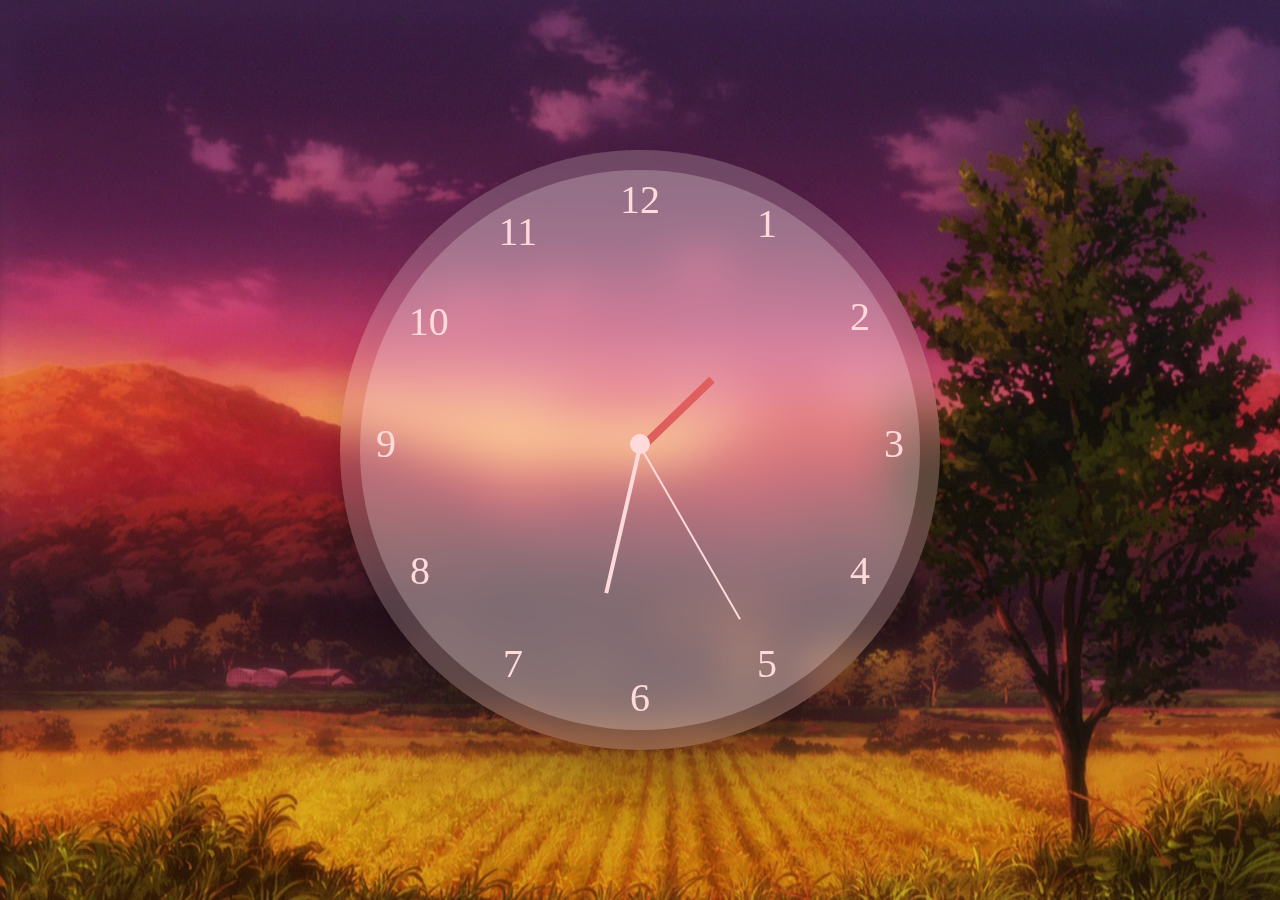
<file: 落日时钟/main.html>
<!DOCTYPE html>
<html>
<head>
    <meta charset="utf-8">
    <title>Test1</title>
    <link rel="stylesheet" type="text/css" href = "main.css">
</head>
<body>
    <div class = "container">
        <div class = "box">
            <div class = "withbox"></div>
            <div class = "clock"></div>
            <div class="watch">
                <ul class="num num1"><span>1</span></ul>
                <ul class="num num2"><span>2</span></ul>
                <ul class="num num3"><span>3</span></ul>
                <ul class="num num4"><span>4</span></ul>
                <ul class="num num5"><span>5</span></ul>
                <ul class="num num6"><span>6</span></ul>
                <ul class="num num7"><span>7</span></ul>
                <ul class="num num8"><span>8</span></ul>
                <ul class="num num9"><span>9</span></ul>
                <ul class="num num10"><span>10</span></ul>
                <ul class="num num11"><span>11</span></ul>
                <ul class="num num12"><span>12</span></ul>
            </div>
            <div class="pointer">
                <div class="hour-pointer" id = "H"></div>
                <div class="min-pointer" id = "M"></div>
                <div class="sec-pointer" id = "S"></div>
            </div>
        </div>
    </div>
    <div class="time"></div>
    <script type="text/javascript">
        window.onload=function(){
          setInterval(function(){
            var dt = new Date();
            var sec_deg = (dt.getSeconds() * (360/60)) % 360 - 90;
            var min_deg = (dt.getMinutes() * (360/60) + sec_deg * (1/60)) % 360 - 90 ;
            var hr_deg = (dt.getHours() * (360/12) + dt.getMinutes() * (360/60/12)) % 360 - 90;
            document.querySelector(".sec-pointer").style.cssText='-webkit-transform:rotate(' + sec_deg + 'deg)','-moz-transform:rotate(' + sec_deg + 'deg)', '-o-transform:rotate(' + sec_deg + 'deg)', '-ms-transform:rotate(' + sec_deg + 'deg)', 'transform:rotate(' + sec_deg + 'deg)';
            document.querySelector('.min-pointer').style.cssText='-webkit-transform:rotate(' + min_deg + 'deg)', '-moz-transform:rotate(' + min_deg + 'deg)', '-o-transform:rotate(' + min_deg + 'deg)', '-ms-transform:rotate(' + min_deg + 'deg)', 'transform:rotate(' + min_deg + 'deg)';
            document.querySelector('.hour-pointer').style.cssText='-webkit-transform:rotate(' + hr_deg + 'deg)', '-moz-transform:rotate(' + hr_deg + 'deg)', '-o-transform:rotate(' + hr_deg + 'deg)', '-ms-transform:rotate(' + hr_deg + 'deg)', 'transform:rotate(' + hr_deg + 'deg)';
           }, 10);
          }
      </script>
</body>
</html>
</file>
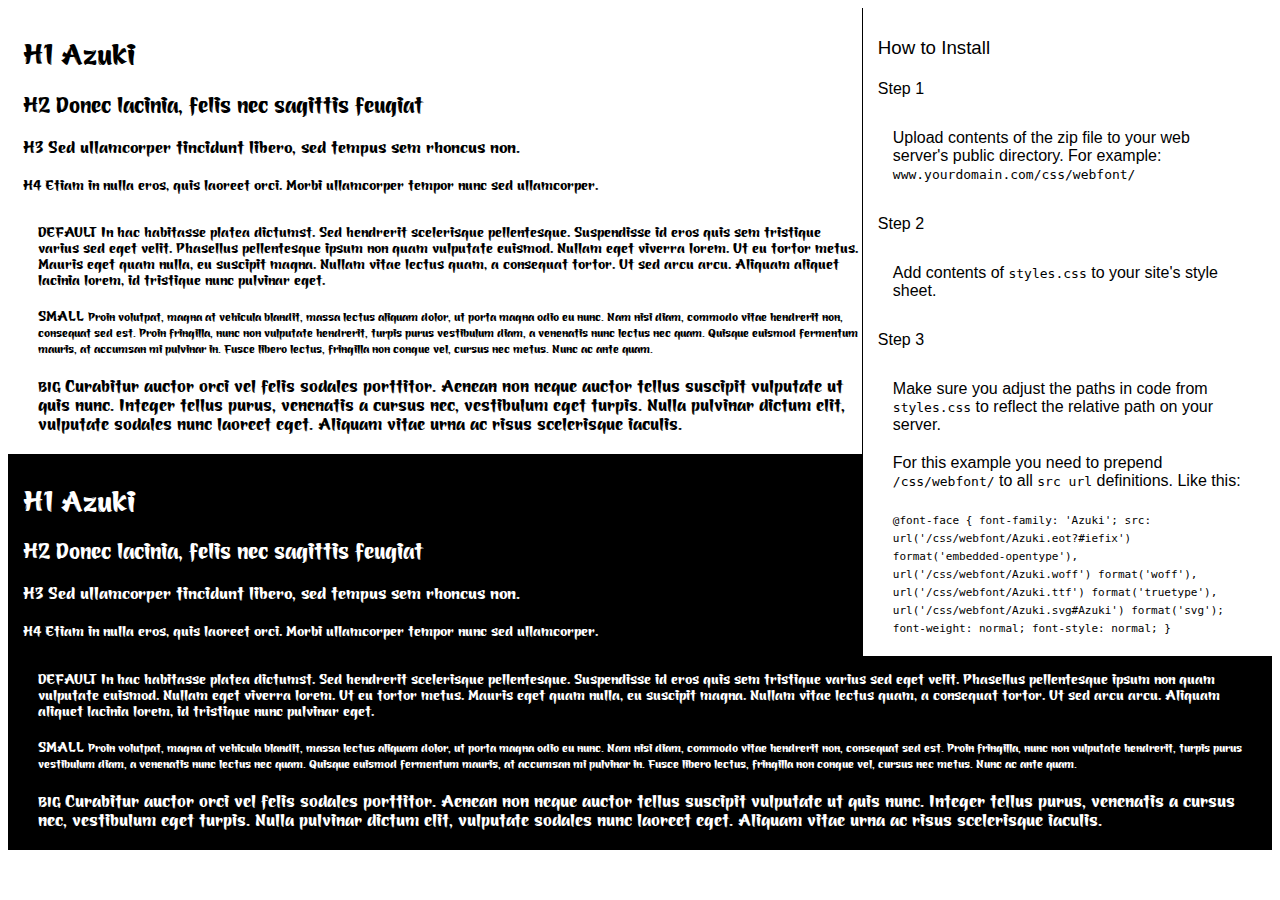
<file: 樱花时钟/fonts/Azuki/preview.html>
<!DOCTYPE html>
<html>
<head>
<title>
Azuki
 - Web font preview
</title>
<style type='text/css'>

@font-face {
  font-family: 'Azuki';
  src: url('Azuki.eot?#iefix') format('embedded-opentype'),  url('Azuki.woff') format('woff'), url('Azuki.ttf')  format('truetype'), url('Azuki.svg#Azuki') format('svg');
  font-weight: normal;
  font-style: normal;
}

body { font-family: 'Azuki' !important; }
h1, h2, h3, h4 { font-weight: normal; }
.reg { color:black; background:white; }
.inverse { color:white; background:black; }
div { padding: 10px 15px; }
.right { background:white; width:30%; float: right; font-family: sans-serif; border: 1px solid black; border-width: 0 0 1px 1px;}
</style>
</head>
<body>
<div class='right'>
<h3>How to Install</h3>
<h4>Step 1</h4>
<div>
Upload contents of the zip file to your web server's public directory. For example:
<code>www.yourdomain.com/css/webfont/</code>
</div>
<h4>Step 2</h4>
<div>
Add contents of
<code>styles.css</code>
to your site's style sheet.
</div>
<h4>Step 3</h4>
<div>
Make sure you adjust the paths in code from
<code>styles.css</code>
to reflect the relative path on your server.
</div>
<div>
For this example you need to prepend
<code>/css/webfont/</code>
to all
<code>src url</code>
definitions. Like this:
</div>
<div>
<code style='font-size:11px;'>@font-face {
  font-family: 'Azuki';
  src: url('/css/webfont/Azuki.eot?#iefix') format('embedded-opentype'),  url('/css/webfont/Azuki.woff') format('woff'), url('/css/webfont/Azuki.ttf')  format('truetype'), url('/css/webfont/Azuki.svg#Azuki') format('svg');
  font-weight: normal;
  font-style: normal;
}</code>
</div>
</div>
<div class='reg'>
<h1>
H1
Azuki
</h1>
<h2>
H2
Donec lacinia, felis nec sagittis feugiat
</h2>
<h3>
H3
Sed ullamcorper tincidunt libero, sed tempus sem rhoncus non.
</h3>
<h4>
H4
Etiam in nulla eros, quis laoreet orci. Morbi ullamcorper tempor nunc sed ullamcorper.
</h4>
<div>
DEFAULT
In hac habitasse platea dictumst. Sed hendrerit scelerisque pellentesque. Suspendisse id eros quis sem tristique varius sed eget velit. Phasellus pellentesque ipsum non quam vulputate euismod. Nullam eget viverra lorem. Ut eu tortor metus. Mauris eget quam nulla, eu suscipit magna. Nullam vitae lectus quam, a consequat tortor. Ut sed arcu arcu. Aliquam aliquet lacinia lorem, id tristique nunc pulvinar eget.
</div>
<div>
SMALL
<small>
Proin volutpat, magna at vehicula blandit, massa lectus aliquam dolor, ut porta magna odio eu nunc. Nam nisi diam, commodo vitae hendrerit non, consequat sed est. Proin fringilla, nunc non vulputate hendrerit, turpis purus vestibulum diam, a venenatis nunc lectus nec quam. Quisque euismod fermentum mauris, at accumsan mi pulvinar in. Fusce libero lectus, fringilla non congue vel, cursus nec metus. Nunc ac ante quam.
</small>
</div>
<div>
BIG
<big>
Curabitur auctor orci vel felis sodales porttitor. Aenean non neque auctor tellus suscipit vulputate ut quis nunc. Integer tellus purus, venenatis a cursus nec, vestibulum eget turpis. Nulla pulvinar dictum elit, vulputate sodales nunc laoreet eget. Aliquam vitae urna ac risus scelerisque iaculis.
</big>
</div>

</div>
<div class='inverse'>
<h1>
H1
Azuki
</h1>
<h2>
H2
Donec lacinia, felis nec sagittis feugiat
</h2>
<h3>
H3
Sed ullamcorper tincidunt libero, sed tempus sem rhoncus non.
</h3>
<h4>
H4
Etiam in nulla eros, quis laoreet orci. Morbi ullamcorper tempor nunc sed ullamcorper.
</h4>
<div>
DEFAULT
In hac habitasse platea dictumst. Sed hendrerit scelerisque pellentesque. Suspendisse id eros quis sem tristique varius sed eget velit. Phasellus pellentesque ipsum non quam vulputate euismod. Nullam eget viverra lorem. Ut eu tortor metus. Mauris eget quam nulla, eu suscipit magna. Nullam vitae lectus quam, a consequat tortor. Ut sed arcu arcu. Aliquam aliquet lacinia lorem, id tristique nunc pulvinar eget.
</div>
<div>
SMALL
<small>
Proin volutpat, magna at vehicula blandit, massa lectus aliquam dolor, ut porta magna odio eu nunc. Nam nisi diam, commodo vitae hendrerit non, consequat sed est. Proin fringilla, nunc non vulputate hendrerit, turpis purus vestibulum diam, a venenatis nunc lectus nec quam. Quisque euismod fermentum mauris, at accumsan mi pulvinar in. Fusce libero lectus, fringilla non congue vel, cursus nec metus. Nunc ac ante quam.
</small>
</div>
<div>
BIG
<big>
Curabitur auctor orci vel felis sodales porttitor. Aenean non neque auctor tellus suscipit vulputate ut quis nunc. Integer tellus purus, venenatis a cursus nec, vestibulum eget turpis. Nulla pulvinar dictum elit, vulputate sodales nunc laoreet eget. Aliquam vitae urna ac risus scelerisque iaculis.
</big>
</div>

</div>
</body>
</html>
</file>
<file: 太阳系/solar.css>
@charset "UTF-8";

html {
    height: 100%;
    overflow: hidden
}
body {
    background: radial-gradient(ellipse at bottom, #303a49 0, #151628 100%);
    height: 100%;
    min-height: 100%;
    margin: 0;
    padding: 0;
    font-family: Roboto, sans-serif;
    color: #2f3234;
    overflow: hidden!important
}
.space .solar-syst {
    position: fixed;
    zoom: 100%;
    right: 0;
    bottom: 0;
    min-width: 100%;
    min-height: 100%;
    width: auto;
    height: auto;
    z-index: 1;
    color: #fff;
    background-attachment: fixed;
    opacity: 1;
}

.space .solar-syst div {
    border-radius: 1000px;
    top: 50%;
    left: 50%;
    position: absolute;
    z-index: 999
}
.space .solar-syst div:not(.sun) {
    border: 1px solid rgba(102, 166, 229, .12)
}
.space .solar-syst div:not(.sun):before {
    left: 50%;
    border-radius: 100px;
    content: "";
    position: absolute
}
.space .solar-syst div:not(.asteroids-belt):before {
    box-shadow: inset 0 6px 0 -2px rgba(0, 0, 0, .25)
}
.space .sun {
    background: radial-gradient(ellipse at center, #ffd000 1%, #f9b700 39%, #f9b700 39%, #e06317 100%) -28px -103px;
    height: 40px;
    width: 40px;
    margin-top: -20px;
    margin-left: -20px;
    background-clip: padding-box;
    border: 0!important;
    background-size: 175%;
    box-shadow: 0 0 10px 2px rgba(255, 107, 0, .4), 0 0 22px 11px rgba(255, 203, 0, .13)
}
.space .mercury {
    height: 70px;
    width: 70px;
    margin-top: -35px;
    margin-left: -35px;
    -webkit-animation: orb 7.18673s linear infinite;
    animation: orb 7.18673s linear infinite;
    -webkit-animation-delay: -90s;
    animation-delay: -90s
}
.space .mercury:before {
    height: 4px;
    width: 4px;
    background: #9f5e26;
    margin-top: -2px;
    margin-left: -2px
}
.space .venus {
    height: 100px;
    width: 100px;
    margin-top: -50px;
    margin-left: -50px;
    -webkit-animation: orb 18.45553s linear infinite;
    animation: orb 18.45553s linear infinite;
    -webkit-animation-delay: -90s;
    animation-delay: -90s
}
.space .venus:before {
    height: 8px;
    width: 8px;
    background: #BEB768;
    margin-top: -4px;
    margin-left: -4px
}
.space .earth {
    height: 145px;
    width: 145px;
    margin-top: -72.5px;
    margin-left: -72.5px;
    -webkit-animation: orb 30s linear infinite;
    animation: orb 30s linear infinite;
    -webkit-animation-delay: -90s;
    animation-delay: -90s
}
.space .earth:before {
    height: 6px;
    width: 6px;
    background: #11abe9;
    margin-top: -3px;
    margin-left: -3px
}
.space .earth:after {
    position: absolute;
    content: "";
    height: 18px;
    width: 18px;
    left: 50%;
    top: 0;
    margin-left: -9px;
    margin-top: -9px;
    border-radius: 100px;
    box-shadow: 0 -10px 0 -8px grey;
    -webkit-animation: orb 2.24404s linear infinite;
    animation: orb 2.24404s linear infinite;
    -webkit-animation-delay: -90s;
    animation-delay: -90s
}
.space .mars {
    height: 190px;
    width: 190px;
    margin-top: -95px;
    margin-left: -95px;
    -webkit-animation: orb 56.42613s linear infinite;
    animation: orb 56.42613s linear infinite;
    -webkit-animation-delay: -90s;
    animation-delay: -90s
}
.space .mars:before {
    height: 6px;
    width: 6px;
    background: #cf3921;
    margin-top: -3px;
    margin-left: -3px
}
.space .jupiter {
    height: 340px;
    width: 340px;
    margin-top: -170px;
    margin-left: -170px;
    -webkit-animation: orb 355.72282s linear infinite;
    animation: orb 355.72282s linear infinite;
    -webkit-animation-delay: -90s;
    animation-delay: -90s
}
.space .jupiter:before {
    height: 18px;
    width: 18px;
    background: #c76e2a;
    margin-top: -9px;
    margin-left: -9px
}
.space .saturn {
    height: 440px;
    width: 440px;
    margin-top: -220px;
    margin-left: -220px;
    -webkit-animation: orb 882.69525s linear infinite;
    animation: orb 882.69525s linear infinite;
    -webkit-animation-delay: -90s;
    animation-delay: -90s
}
.space .saturn:before {
    height: 12px;
    width: 12px;
    background: #e7c194;
    margin-top: -6px;
    margin-left: -6px
}
.space .saturn:after {
    position: absolute;
    content: "";
    height: 2.34%;
    width: 4.676%;
    left: 50%;
    top: 0;
    -webkit-transform: rotateZ(-52deg);
    transform: rotateZ(-52deg);
    margin-left: -2.3%;
    margin-top: -1.2%;
    border-radius: 50%;
    box-shadow: 0 1px 0 1px #987641, 3px 1px 0 #987641, -3px 1px 0 #987641;
    -webkit-animation: orb 882.69525s linear infinite;
    animation: orb 882.69525s linear infinite;
    -webkit-animation-delay: -90s;
    animation-delay: -90s;
    -webkit-animation-direction: reverse;
    animation-direction: reverse;
    -webkit-transform-origin: 52% 60%;
    transform-origin: 52% 60%
}
.space .uranus {
    height: 520px;
    width: 520px;
    margin-top: -260px;
    margin-left: -260px;
    -webkit-animation: orb 2512.4002s linear infinite;
    animation: orb 2512.4002s linear infinite;
    -webkit-animation-delay: -90s;
    animation-delay: -90s
}
.space .uranus:before {
    height: 10px;
    width: 10px;
    background: #b5e3e3;
    margin-top: -5px;
    margin-left: -5px
}
.space .neptune {
    height: 630px;
    width: 630px;
    margin-top: -315px;
    margin-left: -315px;
    -webkit-animation: orb 4911.78386s linear infinite;
    animation: orb 4911.78386s linear infinite;
    -webkit-animation-delay: -90s;
    animation-delay: -90s
}
.space .neptune:before {
    height: 10px;
    width: 10px;
    background: #175e9e;
    margin-top: -5px;
    margin-left: -5px
}
.space .asteroids-belt {
    opacity: .7;
    border-color: transparent!important;
    height: 300px;
    width: 300px;
    margin-top: -150px;
    margin-left: -150px;
    -webkit-animation: orb 179.95583s linear infinite;
    animation: orb 179.95583s linear infinite;
    -webkit-animation-delay: -90s;
    animation-delay: -90s;
    overflow: hidden
}
.space .asteroids-belt:before {
    top: 50%;
    height: 210px;
    width: 210px;
    margin-left: -105px;
    margin-top: -105px;
    background: 0 0;
    border-radius: 140px!important;
    box-shadow: 33px -53px 0 -104px rgba(255, 255, 255, .28), 5px -17px 0 -104px rgba(255, 255, 255, .494), 113px -54px 0 -104px rgba(255, 255, 255, .586), -134px -73px 0 -104px rgba(255, 255, 255, .662), 101px 70px 0 -104px rgba(255, 255, 255, .387), -51px -90px 0 -104px rgba(255, 255, 255, .197), 8px -140px 0 -104px rgba(255, 255, 255, .516), -120px 139px 0 -104px rgba(255, 255, 255, .219), 85px 143px 0 -104px rgba(255, 255, 255, .123), -80px -42px 0 -104px rgba(255, 255, 255, .04), -106px 2px 0 -104px rgba(255, 255, 255, .83), -37px -40px 0 -104px rgba(255, 255, 255, .883), 61px 15px 0 -104px rgba(255, 255, 255, .15), -6px -130px 0 -104px rgba(255, 255, 255, .447), -50px -109px 0 -104px rgba(255, 255, 255, .09), -62px 106px 0 -104px rgba(255, 255, 255, .141), 139px -103px 0 -104px rgba(255, 255, 255, .359), -61px 88px 0 -104px rgba(255, 255, 255, .775), -34px -76px 0 -104px rgba(255, 255, 255, .313), -18px 114px 0 -104px rgba(255, 255, 255, .493), 64px 62px 0 -104px rgba(255, 255, 255, .426), 84px 82px 0 -104px rgba(255, 255, 255, .935), -92px 92px 0 -104px rgba(255, 255, 255, .714), 1px 90px 0 -104px rgba(255, 255, 255, .689), -64px -26px 0 -104px rgba(255, 255, 255, .252), 124px 101px 0 -104px rgba(255, 255, 255, .008), -37px -55px 0 -104px rgba(255, 255, 255, .557), -61px -37px 0 -104px rgba(255, 255, 255, .907), -118px -68px 0 -104px rgba(255, 255, 255, .557), 59px -106px 0 -104px rgba(255, 255, 255, .149), -7px -54px 0 -104px rgba(255, 255, 255, .641), -37px -28px 0 -104px rgba(255, 255, 255, .362), 145px 29px 0 -104px rgba(255, 255, 255, .398), 19px -76px 0 -104px rgba(255, 255, 255, .095), -63px -38px 0 -104px rgba(255, 255, 255, .845), 129px -16px 0 -104px rgba(255, 255, 255, .508), 124px 78px 0 -104px rgba(255, 255, 255, .549), -133px -113px 0 -104px rgba(255, 255, 255, .854), 51px -93px 0 -104px rgba(255, 255, 255, .123), 129px -48px 0 -104px rgba(255, 255, 255, .779), -62px 113px 0 -104px rgba(255, 255, 255, .671), 134px -24px 0 -104px rgba(255, 255, 255, .788), 90px -96px 0 -104px rgba(255, 255, 255, .954), 32px 70px 0 -104px rgba(255, 255, 255, .508), -126px 13px 0 -104px rgba(255, 255, 255, .144), 86px 122px 0 -104px rgba(255, 255, 255, .754), -107px 67px 0 -104px rgba(255, 255, 255, .436), -115px 110px 0 -104px rgba(255, 255, 255, .903), 34px 96px 0 -104px rgba(255, 255, 255, .618), 83px 96px 0 -104px rgba(255, 255, 255, .753), 71px 27px 0 -104px rgba(255, 255, 255, .57), -108px -12px 0 -104px rgba(255, 255, 255, .261), -80px -129px 0 -104px rgba(255, 255, 255, .086), 57px -21px 0 -104px rgba(255, 255, 255, .703), 59px -44px 0 -104px rgba(255, 255, 255, .97), -125px -31px 0 -104px rgba(255, 255, 255, .578), -58px -42px 0 -104px rgba(255, 255, 255, .622), 98px -114px 0 -104px rgba(255, 255, 255, .954), -118px 1px 0 -104px rgba(255, 255, 255, .284), -103px 36px 0 -104px rgba(255, 255, 255, .094), -96px 72px 0 -104px rgba(255, 255, 255, .083), -44px -116px 0 -104px rgba(255, 255, 255, .044), 55px -31px 0 -104px rgba(255, 255, 255, .45), -104px -140px 0 -104px rgba(255, 255, 255, .318), -121px 89px 0 -104px rgba(255, 255, 255, .33), 63px -102px 0 -104px rgba(255, 255, 255, .575), -42px 29px 0 -104px rgba(255, 255, 255, .627), 72px -31px 0 -104px rgba(255, 255, 255, .336), -72px 130px 0 -104px rgba(255, 255, 255, .884), -120px -29px 0 -104px rgba(255, 255, 255, .343), 47px 43px 0 -104px rgba(255, 255, 255, .356), -144px 93px 0 -104px rgba(255, 255, 255, .812), 2px 31px 0 -104px rgba(255, 255, 255, .489), 112px 97px 0 -104px rgba(255, 255, 255, .644), -1px -97px 0 -104px rgba(255, 255, 255, .978), 69px -120px 0 -104px rgba(255, 255, 255, .673), -42px -75px 0 -104px rgba(255, 255, 255, .928), 50px -67px 0 -104px rgba(255, 255, 255, .024), -62px 45px 0 -104px rgba(255, 255, 255, .377), -58px 35px 0 -104px rgba(255, 255, 255, .135), -51px 120px 0 -104px rgba(255, 255, 255, .443), 100px -25px 0 -104px rgba(255, 255, 255, .654), -44px 83px 0 -104px rgba(255, 255, 255, .673), 46px 111px 0 -104px rgba(255, 255, 255, .372), 95px 125px 0 -104px rgba(255, 255, 255, .489), 83px 46px 0 -104px rgba(255, 255, 255, .418), 60px 110px 0 -104px rgba(255, 255, 255, .26), 99px 86px 0 -104px rgba(255, 255, 255, .869), 33px -39px 0 -104px rgba(255, 255, 255, .216), 41px -2px 0 -104px rgba(255, 255, 255, .204), -74px 22px 0 -104px rgba(255, 255, 255, .213), 124px -92px 0 -104px rgba(255, 255, 255, .047), -96px -90px 0 -104px rgba(255, 255, 255, .331), 42px -112px 0 -104px rgba(255, 255, 255, .548), 57px -22px 0 -104px rgba(255, 255, 255, .578), 78px 80px 0 -104px rgba(255, 255, 255, .613), 62px 43px 0 -104px rgba(255, 255, 255, .042), -26px 24px 0 -104px rgba(255, 255, 255, .094), 38px 14px 0 -104px rgba(255, 255, 255, .129), 86px 45px 0 -104px rgba(255, 255, 255, .7), -98px 122px 0 -104px rgba(255, 255, 255, .44), 50px 121px 0 -104px rgba(255, 255, 255, .14), -95px 56px 0 -104px rgba(255, 255, 255, .529), -32px -118px 0 -104px rgba(255, 255, 255, .997), 143px -34px 0 -104px rgba(255, 255, 255, .794), -53px 89px 0 -104px rgba(255, 255, 255, .194), 75px 108px 0 -104px rgba(255, 255, 255, .486), 128px 28px 0 -104px rgba(255, 255, 255, .826), 139px 96px 0 -104px rgba(255, 255, 255, .036), -106px -33px 0 -104px rgba(255, 255, 255, .378), 67px -23px 0 -104px rgba(255, 255, 255, .737), -135px -35px 0 -104px rgba(255, 255, 255, .794), 52px 12px 0 -104px rgba(255, 255, 255, .227), -35px -46px 0 -104px rgba(255, 255, 255, .888), 70px -15px 0 -104px rgba(255, 255, 255, .595), -85px 65px 0 -104px rgba(255, 255, 255, .521), -68px -133px 0 -104px rgba(255, 255, 255, .869), -101px 90px 0 -104px rgba(255, 255, 255, .54), -137px -130px 0 -104px rgba(255, 255, 255, .059), 59px 19px 0 -104px rgba(255, 255, 255, .185), -61px 26px 0 -104px rgba(255, 255, 255, .441), -128px -86px 0 -104px rgba(255, 255, 255, .78), -39px -83px 0 -104px rgba(255, 255, 255, .88), -104px 75px 0 -104px rgba(255, 255, 255, .943), -45px -122px 0 -104px rgba(255, 255, 255, .21), -76px -135px 0 -104px rgba(255, 255, 255, .805), 83px -33px 0 -104px rgba(255, 255, 255, .315), 39px 93px 0 -104px rgba(255, 255, 255, .141), -58px -124px 0 -104px rgba(255, 255, 255, .362), -94px -144px 0 -104px rgba(255, 255, 255, .884), -55px -122px 0 -104px rgba(255, 255, 255, .299), 14px 34px 0 -104px rgba(255, 255, 255, .285), 24px -21px 0 -104px rgba(255, 255, 255, .692), -8px -134px 0 -104px rgba(255, 255, 255, .97), 102px 91px 0 -104px rgba(255, 255, 255, .084), 60px -54px 0 -104px rgba(255, 255, 255, .985), -132px -121px 0 -104px rgba(255, 255, 255, .504), -58px -28px 0 -104px rgba(255, 255, 255, .021), 119px -24px 0 -104px rgba(255, 255, 255, .434), 143px 57px 0 -104px rgba(255, 255, 255, .108), -65px 130px 0 -104px rgba(255, 255, 255, .59), 120px -26px 0 -104px rgba(255, 255, 255, .687), 16px -49px 0 -104px rgba(255, 255, 255, .097), -109px 87px 0 -104px rgba(255, 255, 255, .507), -23px -58px 0 -104px rgba(255, 255, 255, .567), -65px 88px 0 -104px rgba(255, 255, 255, .447), -49px 6px 0 -104px rgba(255, 255, 255, .079), -13px -98px 0 -104px rgba(255, 255, 255, .352), 79px -139px 0 -104px rgba(255, 255, 255, .08), -86px 139px 0 -104px rgba(255, 255, 255, .194), -74px 13px 0 -104px rgba(255, 255, 255, .683), 53px 14px 0 -104px rgba(255, 255, 255, .328), 37px -125px 0 -104px rgba(255, 255, 255, .344), 11px -94px 0 -104px rgba(255, 255, 255, .524), 80px -49px 0 -104px rgba(255, 255, 255, .485), -46px 100px 0 -104px rgba(255, 255, 255, .832), -14px -26px 0 -104px rgba(255, 255, 255, .096), 48px 61px 0 -104px rgba(255, 255, 255, .136), -132px -73px 0 -104px rgba(255, 255, 255, .836), 9px -58px 0 -104px rgba(255, 255, 255, .693), -51px 140px 0 -104px rgba(255, 255, 255, .273), 73px 68px 0 -104px rgba(255, 255, 255, .377), 9px 49px 0 -104px rgba(255, 255, 255, .061), -122px 71px 0 -104px rgba(255, 255, 255, .629), 121px 123px 0 -104px rgba(255, 255, 255, .365), -62px -49px 0 -104px rgba(255, 255, 255, .335), 19px -46px 0 -104px rgba(255, 255, 255, .664), -19px 20px 0 -104px rgba(255, 255, 255, .067), -104px 72px 0 -104px rgba(255, 255, 255, .439), 121px -62px 0 -104px rgba(255, 255, 255, .038), 130px 11px 0 -104px rgba(255, 255, 255, .735), -89px 46px 0 -104px rgba(255, 255, 255, .254), -74px 46px 0 -104px rgba(255, 255, 255, .823), 41px -109px 0 -104px rgba(255, 255, 255, .006), -113px 11px 0 -104px rgba(255, 255, 255, .253), -14px -36px 0 -104px rgba(255, 255, 255, .596), -72px -44px 0 -104px rgba(255, 255, 255, .661), 41px 35px 0 -104px rgba(255, 255, 255, .956), 47px -100px 0 -104px rgba(255, 255, 255, .861), 129px -95px 0 -104px rgba(255, 255, 255, .149), -99px 22px 0 -104px rgba(255, 255, 255, .768), 45px 13px 0 -104px rgba(255, 255, 255, .581), 101px 2px 0 -104px rgba(255, 255, 255, .406), 5px 107px 0 -104px rgba(255, 255, 255, .1), 80px -31px 0 -104px rgba(255, 255, 255, .095), 39px 108px 0 -104px rgba(255, 255, 255, .079), -116px 65px 0 -104px rgba(255, 255, 255, .822), -90px -100px 0 -104px rgba(255, 255, 255, .918), -64px 0 0 -104px rgba(255, 255, 255, .459), 71px -53px 0 -104px rgba(255, 255, 255, .541), -36px 82px 0 -104px rgba(255, 255, 255, .969), 31px -31px 0 -104px rgba(255, 255, 255, .216), 41px -1px 0 -104px rgba(255, 255, 255, .458), 44px 87px 0 -104px rgba(255, 255, 255, .253), -82px -107px 0 -104px rgba(255, 255, 255, .057), 72px -16px 0 -104px rgba(255, 255, 255, .559), 43px 72px 0 -104px rgba(255, 255, 255, .164), -22px -35px 0 -104px rgba(255, 255, 255, .572), 15px -121px 0 -104px rgba(255, 255, 255, .719), -42px -2px 0 -104px rgba(255, 255, 255, .251), -107px 90px 0 -104px rgba(255, 255, 255, .254), -109px -114px 0 -104px rgba(255, 255, 255, .071), 20px 74px 0 -104px rgba(255, 255, 255, .807), 86px 142px 0 -104px rgba(255, 255, 255, .368), 6px -69px 0 -104px rgba(255, 255, 255, .465), 44px 32px 0 -104px rgba(255, 255, 255, .707), -23px 54px 0 -104px rgba(255, 255, 255, .222), -44px -130px 0 -104px rgba(255, 255, 255, .255), 112px -87px 0 -104px rgba(255, 255, 255, .862), -3px 129px 0 -104px rgba(255, 255, 255, .546), -136px 77px 0 -104px rgba(255, 255, 255, .892), 63px 119px 0 -104px rgba(255, 255, 255, .483), -76px 16px 0 -104px rgba(255, 255, 255, .866), 66px -8px 0 -104px rgba(255, 255, 255, .579), 91px -84px 0 -104px rgba(255, 255, 255, .36), -73px -53px 0 -104px rgba(255, 255, 255, .509), -75px -140px 0 -104px rgba(255, 255, 255, .867), 92px 131px 0 -104px rgba(255, 255, 255, .113), -21px -27px 0 -104px rgba(255, 255, 255, .381), -118px 72px 0 -104px rgba(255, 255, 255, .398), -4px 79px 0 -104px rgba(255, 255, 255, .671), -116px 29px 0 -104px rgba(255, 255, 255, .285), -106px -34px 0 -104px rgba(255, 255, 255, .298), -30px 31px 0 -104px rgba(255, 255, 255, .79), -9px 100px 0 -104px rgba(255, 255, 255, .104), 13px 121px 0 -104px rgba(255, 255, 255, .027), -43px -26px 0 -104px rgba(255, 255, 255, .484), -27px 144px 0 -104px rgba(255, 255, 255, .705), -22px 137px 0 -104px rgba(255, 255, 255, .893), -26px -104px 0 -104px rgba(255, 255, 255, .975), -42px -74px 0 -104px rgba(255, 255, 255, .207), -102px 42px 0 -104px rgba(255, 255, 255, .98), -9px 17px 0 -104px rgba(255, 255, 255, .363), 30px -113px 0 -104px rgba(255, 255, 255, .004), -43px -124px 0 -104px rgba(255, 255, 255, .281), -139px 115px 0 -104px rgba(255, 255, 255, .214), -87px -3px 0 -104px rgba(255, 255, 255, .502), 41px 109px 0 -104px rgba(255, 255, 255, .252), 129px 3px 0 -104px rgba(255, 255, 255, .046), -105px 56px 0 -104px rgba(255, 255, 255, .431), 62px -128px 0 -104px rgba(255, 255, 255, .716), -65px -36px 0 -104px rgba(255, 255, 255, .822), 127px 107px 0 -104px rgba(255, 255, 255, .231), -141px -30px 0 -104px rgba(255, 255, 255, .323), 31px -49px 0 -104px rgba(255, 255, 255, .862), 98px 49px 0 -104px rgba(255, 255, 255, .865), -120px -37px 0 -104px rgba(255, 255, 255, .685), -88px -77px 0 -104px rgba(255, 255, 255, .371), 145px 84px 0 -104px rgba(255, 255, 255, .883), 15px 107px 0 -104px rgba(255, 255, 255, .818), -121px 61px 0 -104px rgba(255, 255, 255, .038), -28px -83px 0 -104px rgba(255, 255, 255, .488), -81px 120px 0 -104px rgba(255, 255, 255, .508), -100px -83px 0 -104px rgba(255, 255, 255, .216), -115px 12px 0 -104px rgba(255, 255, 255, .759), 40px 12px 0 -104px rgba(255, 255, 255, .832), -121px -37px 0 -104px rgba(255, 255, 255, .069), 108px 142px 0 -104px rgba(255, 255, 255, .258), -20px 50px 0 -104px rgba(255, 255, 255, .256), -144px 145px 0 -104px rgba(255, 255, 255, .646), -48px -130px 0 -104px rgba(255, 255, 255, .714), 40px -76px 0 -104px rgba(255, 255, 255, .983), 124px 75px 0 -104px rgba(255, 255, 255, .365), -34px -84px 0 -104px rgba(255, 255, 255, .198), 33px -136px 0 -104px rgba(255, 255, 255, .359), 27px -52px 0 -104px rgba(255, 255, 255, .287), 50px 70px 0 -104px rgba(255, 255, 255, .134), 45px 33px 0 -104px rgba(255, 255, 255, .618), -3px 7px 0 -104px rgba(255, 255, 255, .855), 60px -90px 0 -104px rgba(255, 255, 255, .287), 25px 60px 0 -104px rgba(255, 255, 255, .09), -44px -83px 0 -104px rgba(255, 255, 255, .616), -113px -65px 0 -104px rgba(255, 255, 255, .026), 17px 62px 0 -104px rgba(255, 255, 255, .186), 88px 92px 0 -104px rgba(255, 255, 255, .366), -60px -46px 0 -104px rgba(255, 255, 255, .584), 105px -129px 0 -104px rgba(255, 255, 255, .448), -127px 78px 0 -104px rgba(255, 255, 255, .869), -3px 142px 0 -104px rgba(255, 255, 255, .931), 15px 127px 0 -104px rgba(255, 255, 255, .538), -105px -39px 0 -104px rgba(255, 255, 255, .168), 54px -94px 0 -104px rgba(255, 255, 255, .173), -123px -72px 0 -104px rgba(255, 255, 255, .517), -73px -12px 0 -104px rgba(255, 255, 255, .537), 40px -3px 0 -104px rgba(255, 255, 255, .566), 23px 39px 0 -104px rgba(255, 255, 255, .386), 63px 46px 0 -104px rgba(255, 255, 255, .366), -13px -137px 0 -104px rgba(255, 255, 255, .405), 38px 91px 0 -104px rgba(255, 255, 255, .236), -93px 29px 0 -104px rgba(255, 255, 255, .533), 129px -30px 0 -104px rgba(255, 255, 255, .577), 122px 133px 0 -104px rgba(255, 255, 255, .308), -101px 132px 0 -104px rgba(255, 255, 255, .868), 126px -82px 0 -104px rgba(255, 255, 255, .125), -1px -117px 0 -104px rgba(255, 255, 255, .559), 36px -131px 0 -104px rgba(255, 255, 255, .24), -84px 40px 0 -104px rgba(255, 255, 255, .782), 39px -32px 0 -104px rgba(255, 255, 255, .482), 43px -84px 0 -104px rgba(255, 255, 255, .265), 130px 24px 0 -104px rgba(255, 255, 255, .459), -81px -93px 0 -104px rgba(255, 255, 255, .718), 8px 9px 0 -104px rgba(255, 255, 255, .027), -8px -118px 0 -104px rgba(255, 255, 255, .613), -107px -123px 0 -104px rgba(255, 255, 255, .141), 71px -143px 0 -104px rgba(255, 255, 255, .171), 72px -127px 0 -104px rgba(255, 255, 255, .265), -72px -52px 0 -104px rgba(255, 255, 255, .822), -42px -73px 0 -104px rgba(255, 255, 255, .904), 140px 105px 0 -104px rgba(255, 255, 255, .148), 129px 144px 0 -104px rgba(255, 255, 255, .685), -30px -57px 0 -104px rgba(255, 255, 255, .845), -39px 69px 0 -104px rgba(255, 255, 255, .764), 80px -38px 0 -104px rgba(255, 255, 255, .386), -133px -41px 0 -104px rgba(255, 255, 255, .627), 125px 129px 0 -104px rgba(255, 255, 255, .39), -12px 129px 0 -104px rgba(255, 255, 255, .839), 102px -46px 0 -104px rgba(255, 255, 255, .575), -143px 136px 0 -104px rgba(255, 255, 255, .776), -101px 91px 0 -104px rgba(255, 255, 255, .512), -30px -34px 0 -104px rgba(255, 255, 255, .754), 19px 79px 0 -104px rgba(255, 255, 255, .822), -4px 112px 0 -104px rgba(255, 255, 255, .522), -1px -50px 0 -104px rgba(255, 255, 255, .19), 102px 39px 0 -104px rgba(255, 255, 255, .123), -79px 119px 0 -104px rgba(255, 255, 255, .977), -5px 73px 0 -104px rgba(255, 255, 255, .624), 13px -87px 0 -104px rgba(255, 255, 255, .392), -1px 110px 0 -104px rgba(255, 255, 255, .137), 60px -100px 0 -104px rgba(255, 255, 255, .17), 100px -81px 0 -104px rgba(255, 255, 255, .02), -124px 123px 0 -104px rgba(255, 255, 255, .642), -30px -85px 0 -104px rgba(255, 255, 255, .881), -46px 100px 0 -104px rgba(255, 255, 255, .99), -9px 62px 0 -104px rgba(255, 255, 255, .024), 90px 130px 0 -104px rgba(255, 255, 255, .298), 117px -28px 0 -104px rgba(255, 255, 255, .206), 45px -10px 0 -104px rgba(255, 255, 255, .201), 67px -130px 0 -104px rgba(255, 255, 255, .806), -68px 25px 0 -104px rgba(255, 255, 255, .775), -59px 140px 0 -104px rgba(255, 255, 255, .2), -101px -34px 0 -104px rgba(255, 255, 255, .344), -77px 28px 0 -104px rgba(255, 255, 255, .036), 142px -105px 0 -104px rgba(255, 255, 255, .557), -96px -49px 0 -104px rgba(255, 255, 255, .423), -69px -123px 0 -104px rgba(255, 255, 255, .328), 34px 62px 0 -104px rgba(255, 255, 255, .16), 127px 0 0 -104px rgba(255, 255, 255, .313), -68px 51px 0 -104px rgba(255, 255, 255, .857), 93px 91px 0 -104px rgba(255, 255, 255, .249), -109px 135px 0 -104px rgba(255, 255, 255, .495), -94px 42px 0 -104px rgba(255, 255, 255, .277), 74px -55px 0 -104px rgba(255, 255, 255, .14), -131px 128px 0 -104px rgba(255, 255, 255, .484), -127px 40px 0 -104px rgba(255, 255, 255, .503), 5px -103px 0 -104px rgba(255, 255, 255, .403), 49px 18px 0 -104px rgba(255, 255, 255, .11), -108px -127px 0 -104px rgba(255, 255, 255, .951), 80px 90px 0 -104px rgba(255, 255, 255, .167), -25px 140px 0 -104px rgba(255, 255, 255, .354), -11px -135px 0 -104px rgba(255, 255, 255, .452), 93px 1px 0 -104px rgba(255, 255, 255, .086), -28px 44px 0 -104px rgba(255, 255, 255, .193), 108px 8px 0 -104px rgba(255, 255, 255, .807), 82px 45px 0 -104px rgba(255, 255, 255, .67), 118px 94px 0 -104px rgba(255, 255, 255, .576), 5px -69px 0 -104px rgba(255, 255, 255, .809), 129px -88px 0 -104px rgba(255, 255, 255, .23), -61px 25px 0 -104px rgba(255, 255, 255, .864), 38px 131px 0 -104px rgba(255, 255, 255, .93), -58px 35px 0 -104px rgba(255, 255, 255, .467), 9px -69px 0 -104px rgba(255, 255, 255, .437), 69px -135px 0 -104px rgba(255, 255, 255, .769), -91px -9px 0 -104px rgba(255, 255, 255, .401), 35px -70px 0 -104px rgba(255, 255, 255, .02), -143px -10px 0 -104px rgba(255, 255, 255, .916), -107px 0 0 -104px rgba(255, 255, 255, .391), -38px 101px 0 -104px rgba(255, 255, 255, .24), -82px -47px 0 -104px rgba(255, 255, 255, .452), 119px 66px 0 -104px rgba(255, 255, 255, .52), 80px -120px 0 -104px rgba(255, 255, 255, .292), 53px 30px 0 -104px rgba(255, 255, 255, .002), -17px 60px 0 -104px rgba(255, 255, 255, .39), 66px -63px 0 -104px rgba(255, 255, 255, .456), -108px 8px 0 -104px rgba(255, 255, 255, .569), 131px 139px 0 -104px rgba(255, 255, 255, .704), 94px -43px 0 -104px rgba(255, 255, 255, .997), 2px 53px 0 -104px rgba(255, 255, 255, .485), 13px -132px 0 -104px rgba(255, 255, 255, .44), -50px -3px 0 -104px rgba(255, 255, 255, .331), 62px -3px 0 -104px rgba(255, 255, 255, .336)
}
.space .pluto {
    height: 780px;
    width: 780px;
    margin-top: -390px;
    margin-left: -390px;
    -webkit-animation: orb 7439.70741s linear infinite;
    animation: orb 7439.70741s linear infinite;
    -webkit-animation-delay: -90s;
    animation-delay: -90s
}
.space .pluto:before {
    height: 3px;
    width: 3px;
    background: #fff;
    margin-top: -1.5px;
    margin-left: -1.5px
}
@-webkit-keyframes orb {
    from {
        -webkit-transform: rotate(0deg);
        transform: rotate(0deg)
    }
    to {
        -webkit-transform: rotate(-360deg);
        transform: rotate(-360deg)
    }
}
@keyframes orb {
    from {
        -webkit-transform: rotate(0deg);
        transform: rotate(0deg)
    }
    to {
        -webkit-transform: rotate(-360deg);
        transform: rotate(-360deg)
    }
}
</file>
<file: 太阳系/stars.css>
html {
  height: 100%;
  background: radial-gradient(ellipse at bottom, #1B2735 0%, #090A0F 100%);
  overflow: hidden;
}

.stars {
  opacity: 1;
  width: 1px;
  height: 1px;
  background: transparent;
  -webkit-box-shadow: 5654px 1789px #FFF , 9736px 2230px #FFF , 8021px 5235px #FFF , 3359px 5825px #FFF , 5310px 5020px #FFF , 9849px 3175px #FFF , 4021px 168px #FFF , 2853px 5039px #FFF , 9906px 4842px #FFF , 1021px 1185px #FFF , 6899px 3089px #FFF , 621px 4331px #FFF , 3550px 648px #FFF , 6632px 3510px #FFF , 4542px 5380px #FFF , 2273px 4832px #FFF , 9234px 4801px #FFF , 6503px 1208px #FFF , 192px 326px #FFF , 2782px 1435px #FFF , 2143px 3460px #FFF , 8065px 694px #FFF , 8103px 188px #FFF , 2909px 3782px #FFF , 5213px 3505px #FFF , 7136px 2155px #FFF , 6512px 2520px #FFF , 5873px 4630px #FFF , 3381px 5831px #FFF , 5946px 289px #FFF , 7242px 1493px #FFF , 6596px 4001px #FFF , 6181px 2572px #FFF , 6980px 5807px #FFF , 3953px 5553px #FFF , 8916px 547px #FFF , 5232px 522px #FFF , 2589px 3859px #FFF , 8539px 3912px #FFF , 9461px 404px #FFF , 4485px 5458px #FFF , 8711px 1275px #FFF , 9410px 2562px #FFF , 2171px 1446px #FFF , 620px 3879px #FFF , 3665px 3861px #FFF , 3717px 2505px #FFF , 2876px 2598px #FFF , 1748px 2493px #FFF , 6553px 103px #FFF , 4491px 2411px #FFF , 108px 2188px #FFF , 1222px 5626px #FFF , 5049px 5394px #FFF , 9837px 2821px #FFF , 6805px 2229px #FFF , 2965px 3836px #FFF , 2850px 393px #FFF , 4180px 3815px #FFF , 9392px 5444px #FFF , 6644px 567px #FFF , 5983px 2614px #FFF , 9465px 5829px #FFF , 6746px 3324px #FFF , 834px 26px #FFF , 6336px 5811px #FFF , 9734px 5739px #FFF , 491px 2510px #FFF , 4527px 5865px #FFF , 7351px 3653px #FFF , 1405px 4778px #FFF , 8382px 5308px #FFF , 3959px 3236px #FFF , 7356px 1871px #FFF , 9441px 4050px #FFF , 7858px 4822px #FFF , 7064px 1393px #FFF , 3586px 1251px #FFF , 3321px 3372px #FFF , 7645px 2539px #FFF , 980px 2218px #FFF , 3663px 2744px #FFF , 3995px 2153px #FFF , 9399px 944px #FFF , 1277px 422px #FFF , 9342px 561px #FFF , 8062px 1764px #FFF , 4475px 289px #FFF , 2360px 3688px #FFF , 7595px 3316px #FFF , 8748px 3044px #FFF , 361px 1575px #FFF , 2378px 4232px #FFF , 7797px 2445px #FFF , 3939px 2700px #FFF , 7059px 2285px #FFF , 1970px 593px #FFF , 8462px 2037px #FFF , 9290px 1686px #FFF , 7936px 3488px #FFF , 1452px 761px #FFF , 4552px 3158px #FFF , 951px 2631px #FFF , 1595px 3958px #FFF , 5818px 3916px #FFF , 3672px 4190px #FFF , 9263px 3819px #FFF , 4047px 2405px #FFF , 5411px 4606px #FFF , 2279px 3210px #FFF , 2653px 342px #FFF , 5124px 4374px #FFF , 2932px 597px #FFF , 5432px 4876px #FFF , 7642px 1461px #FFF , 5411px 4658px #FFF , 9474px 4255px #FFF , 8443px 2257px #FFF , 7517px 4565px #FFF , 5367px 1075px #FFF , 9868px 3456px #FFF , 6300px 2413px #FFF , 8329px 755px #FFF , 8113px 5482px #FFF , 6350px 4765px #FFF , 3725px 4279px #FFF , 7453px 1078px #FFF , 2573px 4450px #FFF , 5984px 1533px #FFF , 6213px 3172px #FFF , 1987px 1257px #FFF , 9551px 4457px #FFF , 2196px 715px #FFF , 6540px 5334px #FFF , 6047px 3305px #FFF , 4266px 2220px #FFF , 7884px 1409px #FFF , 5406px 4021px #FFF , 6386px 5645px #FFF , 1262px 2531px #FFF , 9662px 1479px #FFF , 5340px 2034px #FFF , 2228px 1116px #FFF , 9731px 989px #FFF , 2885px 2175px #FFF , 2280px 1169px #FFF , 6500px 321px #FFF , 8706px 5408px #FFF , 6884px 3097px #FFF , 3670px 3243px #FFF , 8311px 5235px #FFF , 2658px 1054px #FFF , 7136px 2009px #FFF , 54px 1788px #FFF , 2398px 3996px #FFF , 9665px 685px #FFF , 4282px 4203px #FFF , 565px 4741px #FFF , 3992px 2362px #FFF , 9762px 5411px #FFF , 4017px 4323px #FFF , 9973px 1193px #FFF , 6680px 2619px #FFF , 4352px 1885px #FFF , 9493px 4860px #FFF , 6143px 5386px #FFF , 7405px 4867px #FFF , 602px 3445px #FFF , 3085px 2425px #FFF , 4669px 5403px #FFF , 6061px 978px #FFF , 2752px 3558px #FFF , 2692px 1045px #FFF , 9659px 5686px #FFF , 2918px 1404px #FFF , 2035px 5210px #FFF , 2687px 5476px #FFF , 7692px 4668px #FFF , 1993px 384px #FFF , 7156px 1393px #FFF , 2710px 3623px #FFF , 7017px 650px #FFF , 2293px 2384px #FFF , 4374px 1763px #FFF , 179px 2115px #FFF , 3011px 551px #FFF , 1520px 2695px #FFF , 5737px 1030px #FFF , 4172px 230px #FFF , 1794px 3759px #FFF , 3656px 3899px #FFF , 5449px 5557px #FFF , 2045px 4163px #FFF , 5795px 3239px #FFF , 3266px 4854px #FFF , 7348px 4872px #FFF , 61px 5694px #FFF , 9438px 5704px #FFF , 3532px 2410px #FFF , 1244px 2668px #FFF , 7477px 4992px #FFF , 3903px 332px #FFF , 8149px 5270px #FFF , 991px 2042px #FFF , 6328px 409px #FFF , 6038px 4693px #FFF , 4081px 3598px #FFF , 624px 4601px #FFF , 3998px 4104px #FFF , 6279px 5689px #FFF , 5450px 5447px #FFF , 2591px 1888px #FFF , 907px 3880px #FFF , 9330px 1026px #FFF , 9641px 3638px #FFF , 8103px 1128px #FFF , 3398px 5596px #FFF , 4961px 3767px #FFF , 1753px 5852px #FFF , 3295px 2126px #FFF , 9899px 4232px #FFF , 4191px 758px #FFF , 3341px 158px #FFF , 2111px 5907px #FFF , 905px 1618px #FFF , 1805px 4652px #FFF , 5244px 1541px #FFF , 3124px 5800px #FFF , 3340px 1798px #FFF , 1785px 1076px #FFF , 9660px 390px #FFF , 5662px 3655px #FFF , 1706px 4784px #FFF , 1411px 492px #FFF , 989px 4693px #FFF , 6827px 4158px #FFF , 8955px 4506px #FFF , 3976px 2540px #FFF , 6640px 3172px #FFF , 9921px 4041px #FFF , 1344px 1704px #FFF , 2538px 3074px #FFF , 9280px 831px #FFF , 9607px 1188px #FFF , 9028px 1136px #FFF , 5619px 1954px #FFF , 670px 1626px #FFF , 9355px 3441px #FFF , 6444px 2668px #FFF , 7068px 2152px #FFF , 5770px 3123px #FFF , 8835px 78px #FFF , 8003px 3335px #FFF , 4340px 2098px #FFF , 5052px 4286px #FFF , 9298px 724px #FFF , 8542px 682px #FFF , 8128px 2465px #FFF , 592px 1418px #FFF , 3372px 1969px #FFF , 6166px 2157px #FFF , 9769px 5119px #FFF , 6950px 3882px #FFF , 6445px 4051px #FFF , 4346px 3630px #FFF , 5901px 4515px #FFF , 7655px 4556px #FFF , 5051px 703px #FFF , 4376px 4268px #FFF , 2253px 5414px #FFF , 8899px 1199px #FFF , 1958px 1051px #FFF , 9561px 3674px #FFF , 1578px 5022px #FFF , 2471px 5393px #FFF , 2564px 1656px #FFF , 4954px 2306px #FFF , 7824px 5247px #FFF , 4474px 3437px #FFF , 7431px 1651px #FFF , 1145px 1559px #FFF , 3372px 1627px #FFF , 1688px 2036px #FFF , 6026px 5868px #FFF , 7468px 5955px #FFF , 677px 5917px #FFF , 725px 4935px #FFF , 2008px 2948px #FFF , 8345px 4084px #FFF , 1753px 3866px #FFF , 4448px 234px #FFF , 9268px 74px #FFF , 5938px 490px #FFF , 249px 4984px #FFF , 979px 1251px #FFF , 8031px 2078px #FFF , 7112px 4223px #FFF , 3488px 3293px #FFF , 5782px 4303px #FFF , 2175px 1563px #FFF , 5149px 1508px #FFF , 1473px 673px #FFF , 2997px 69px #FFF , 9181px 1905px #FFF , 7620px 2880px #FFF , 4599px 5460px #FFF , 3440px 5697px #FFF , 9405px 683px #FFF , 8091px 5428px #FFF , 4373px 4515px #FFF , 5461px 2516px #FFF , 8718px 1095px #FFF , 2741px 2763px #FFF , 3759px 3315px #FFF , 6347px 1476px #FFF , 837px 2854px #FFF , 8129px 5344px #FFF , 8383px 1851px #FFF , 3268px 4430px #FFF , 1639px 4916px #FFF , 4171px 252px #FFF , 4422px 639px #FFF , 9276px 3853px #FFF , 9396px 3082px #FFF , 8897px 5003px #FFF , 7078px 3623px #FFF , 6096px 1253px #FFF , 8418px 2479px #FFF , 474px 1598px #FFF , 5502px 4865px #FFF , 5081px 2802px #FFF , 1955px 5262px #FFF , 8748px 4712px #FFF , 8364px 1870px #FFF , 9377px 2798px #FFF , 96px 125px #FFF , 3314px 4865px #FFF , 7208px 4614px #FFF , 7123px 4690px #FFF , 5165px 361px #FFF , 2652px 2224px #FFF , 8333px 4985px #FFF , 4212px 1132px #FFF , 6691px 4616px #FFF , 3258px 5537px #FFF , 5523px 5264px #FFF , 5224px 4923px #FFF , 4220px 5187px #FFF , 4345px 2104px #FFF , 8902px 998px #FFF , 279px 3135px #FFF , 5095px 4431px #FFF , 1363px 3740px #FFF , 148px 768px #FFF , 8734px 2569px #FFF , 3863px 1209px #FFF , 6779px 3502px #FFF , 9024px 4251px #FFF , 1300px 4909px #FFF , 144px 5672px #FFF , 6910px 280px #FFF , 8470px 5380px #FFF , 9522px 4535px #FFF , 2515px 4937px #FFF , 7590px 4961px #FFF , 7504px 1108px #FFF , 1772px 5795px #FFF , 3668px 5545px #FFF , 6717px 1567px #FFF , 6089px 2605px #FFF , 3049px 3544px #FFF , 9554px 1536px #FFF , 6998px 790px #FFF , 4020px 242px #FFF , 4002px 1553px #FFF , 354px 2014px #FFF , 1828px 16px #FFF , 4861px 3675px #FFF , 8374px 913px #FFF , 6556px 5380px #FFF , 6175px 3005px #FFF , 6266px 1337px #FFF , 6308px 3315px #FFF , 4006px 1218px #FFF , 9081px 4278px #FFF , 9651px 4875px #FFF , 7452px 5822px #FFF , 367px 286px #FFF , 5372px 1039px #FFF , 3467px 3714px #FFF , 8650px 2718px #FFF , 2182px 2068px #FFF , 3491px 964px #FFF , 1919px 970px #FFF , 5478px 3508px #FFF , 6314px 492px #FFF , 9138px 3536px #FFF , 2426px 2341px #FFF , 617px 1044px #FFF , 5212px 3941px #FFF , 497px 251px #FFF , 7380px 590px #FFF , 5423px 3786px #FFF , 6763px 5681px #FFF , 3203px 5732px #FFF , 5146px 3290px #FFF , 4386px 594px #FFF , 5050px 4965px #FFF , 4197px 2246px #FFF , 7606px 4102px #FFF , 8564px 1684px #FFF , 3653px 1047px #FFF , 3602px 297px #FFF , 2841px 5619px #FFF , 643px 1926px #FFF , 6514px 5540px #FFF , 9800px 192px #FFF , 9019px 2503px #FFF , 2228px 4253px #FFF , 3443px 1062px #FFF , 601px 3856px #FFF , 3479px 1786px #FFF , 9382px 2638px #FFF , 300px 2101px #FFF , 6756px 3404px #FFF , 1751px 5182px #FFF , 9848px 1855px #FFF , 7457px 1616px #FFF , 8069px 3493px #FFF , 9701px 1887px #FFF , 6233px 185px #FFF , 1764px 3082px #FFF , 5574px 3392px #FFF , 2644px 5284px #FFF , 2297px 5719px #FFF , 8408px 1867px #FFF , 333px 2346px #FFF , 1510px 5756px #FFF , 5827px 5221px #FFF , 3935px 163px #FFF , 839px 3884px #FFF , 6153px 2033px #FFF , 1656px 3373px #FFF , 9625px 2464px #FFF , 6389px 212px #FFF , 7469px 3725px #FFF , 9754px 2114px #FFF , 4856px 1894px #FFF , 3355px 3451px #FFF , 3473px 1150px #FFF , 1116px 147px #FFF , 27px 148px #FFF , 2695px 5678px #FFF , 9192px 5255px #FFF , 8463px 4899px #FFF , 2847px 4094px #FFF , 8186px 2802px #FFF , 5863px 1701px #FFF , 5030px 3806px #FFF , 6775px 2581px #FFF , 4601px 2642px #FFF , 7458px 5811px #FFF , 8502px 4206px #FFF , 9039px 1676px #FFF , 2519px 3165px #FFF , 9841px 2205px #FFF , 9791px 3989px #FFF , 9699px 5448px #FFF , 968px 3650px #FFF , 9928px 5476px #FFF , 5073px 3783px #FFF , 3485px 3223px #FFF , 766px 4934px #FFF , 2290px 3155px #FFF , 526px 4978px #FFF , 2898px 2639px #FFF , 6819px 3135px #FFF , 2541px 716px #FFF , 7062px 782px #FFF , 9688px 4039px #FFF , 4336px 2862px #FFF , 552px 2838px #FFF , 2875px 1683px #FFF , 2241px 4240px #FFF , 9200px 3233px #FFF , 1646px 2705px #FFF , 3843px 35px #FFF , 4093px 3185px #FFF , 5921px 559px #FFF , 7774px 3317px #FFF , 7295px 5827px #FFF , 9350px 2981px #FFF , 1876px 2549px #FFF , 9760px 1227px #FFF , 6496px 5476px #FFF , 388px 1316px #FFF , 8826px 455px #FFF , 3804px 5057px #FFF , 622px 680px #FFF , 5131px 4196px #FFF , 9967px 5061px #FFF , 9188px 3383px #FFF , 6503px 4759px #FFF , 8900px 4030px #FFF , 7013px 1520px #FFF , 7456px 4438px #FFF , 7417px 739px #FFF , 1014px 1267px #FFF , 2194px 5714px #FFF , 1224px 1294px #FFF , 935px 768px #FFF , 9232px 5590px #FFF , 3636px 1736px #FFF , 9870px 4504px #FFF , 2243px 4233px #FFF , 6502px 1922px #FFF , 4567px 5167px #FFF , 7603px 1243px #FFF , 3365px 1172px #FFF , 585px 3875px #FFF , 3537px 596px #FFF , 8768px 2762px #FFF , 6430px 4786px #FFF , 1944px 192px #FFF , 1249px 4723px #FFF , 7530px 4496px #FFF , 5916px 432px #FFF , 1553px 2192px #FFF , 136px 2161px #FFF , 4289px 2165px #FFF , 5391px 518px #FFF , 6377px 5640px #FFF , 8030px 1158px #FFF , 5763px 445px #FFF , 9309px 4002px #FFF , 3008px 961px #FFF , 4251px 1313px #FFF , 8388px 3510px #FFF , 181px 3584px #FFF , 1913px 3574px #FFF , 7650px 4403px #FFF , 2582px 4702px #FFF , 2809px 3077px #FFF , 3207px 1359px #FFF , 5145px 4037px #FFF , 2617px 5253px #FFF , 8905px 3823px #FFF , 8161px 3886px #FFF , 2375px 3379px #FFF , 6034px 618px #FFF , 7216px 4114px #FFF , 9473px 658px #FFF , 513px 4242px #FFF , 5460px 3461px #FFF , 5787px 4941px #FFF , 694px 3464px #FFF , 5965px 1828px #FFF , 863px 4019px #FFF , 4161px 2855px #FFF , 9744px 1840px #FFF , 7380px 1342px #FFF , 3740px 4013px #FFF , 5742px 2950px #FFF , 5591px 4880px #FFF , 2445px 4388px #FFF , 9843px 2182px #FFF , 7546px 3107px #FFF , 5776px 2050px #FFF , 2474px 5828px #FFF , 4849px 4285px #FFF , 5229px 2253px #FFF , 3694px 1177px #FFF , 2406px 5124px #FFF , 444px 2677px #FFF , 5061px 57px #FFF , 3469px 1829px #FFF , 5478px 3409px #FFF , 953px 35px #FFF , 8824px 4844px #FFF , 7582px 491px #FFF , 6257px 1760px #FFF , 8406px 3174px #FFF , 1894px 4524px #FFF , 1405px 4635px #FFF , 6225px 995px #FFF , 6552px 606px #FFF , 9243px 3897px #FFF , 4544px 2087px #FFF , 5690px 790px #FFF , 9468px 2577px #FFF , 9703px 3185px #FFF , 3034px 3354px #FFF , 5354px 4268px #FFF , 8685px 3937px #FFF , 2547px 3513px #FFF , 243px 415px #FFF , 3092px 4259px #FFF , 5686px 353px #FFF , 4835px 288px #FFF , 6226px 2850px #FFF , 4641px 5038px #FFF , 4021px 5533px #FFF , 2552px 5249px #FFF , 7372px 5168px #FFF , 8785px 4028px #FFF , 7960px 1772px #FFF , 7801px 5773px #FFF , 9972px 2039px #FFF , 5952px 4924px #FFF , 6055px 2067px #FFF , 8808px 2596px #FFF , 7181px 3076px #FFF , 1235px 5566px #FFF , 4950px 1082px #FFF , 3801px 244px #FFF , 7842px 2465px #FFF , 5685px 732px #FFF , 9103px 264px #FFF , 7116px 4853px #FFF , 1040px 3124px #FFF , 5287px 407px #FFF , 2042px 5855px #FFF , 7084px 1566px #FFF , 2408px 3121px #FFF , 5750px 2027px #FFF , 9783px 3723px #FFF , 9498px 2128px #FFF , 233px 3782px #FFF , 2795px 1785px #FFF , 9129px 1789px #FFF , 4683px 4307px #FFF , 5172px 1245px #FFF , 9053px 8px #FFF , 8260px 5157px #FFF , 1834px 2073px #FFF , 2458px 1226px #FFF , 791px 697px #FFF , 2983px 3357px #FFF , 6602px 5490px #FFF , 4979px 1859px #FFF , 1495px 4951px #FFF , 2573px 3453px #FFF , 6009px 4176px #FFF , 9022px 2951px #FFF , 254px 181px #FFF , 8196px 4595px #FFF , 4752px 2830px #FFF , 4973px 2285px #FFF , 7609px 1890px #FFF , 9150px 3788px #FFF , 6439px 5009px #FFF , 6275px 3221px #FFF , 1497px 725px #FFF , 8535px 1970px #FFF , 7015px 2611px #FFF , 6955px 4650px #FFF , 7103px 4472px #FFF , 2626px 3962px #FFF , 2339px 577px #FFF , 4894px 5985px #FFF , 713px 2268px #FFF , 7945px 5012px #FFF , 6281px 4302px #FFF , 1164px 1614px #FFF , 6783px 18px #FFF , 5217px 659px #FFF , 6191px 4991px #FFF , 2635px 3105px #FFF , 3506px 896px #FFF , 3043px 1721px #FFF , 5997px 434px #FFF , 5009px 5838px #FFF , 7666px 3105px #FFF , 8454px 4814px #FFF , 4081px 499px #FFF , 1462px 728px #FFF , 4696px 2552px #FFF , 3197px 3070px #FFF , 6870px 1178px #FFF , 216px 2681px #FFF , 7120px 3956px #FFF , 7919px 4046px #FFF , 1140px 17px #FFF , 2850px 3320px #FFF , 2904px 4257px #FFF , 498px 3218px #FFF , 5991px 3074px #FFF , 9817px 1640px #FFF , 934px 1359px #FFF , 7367px 3949px #FFF , 1919px 2863px #FFF , 8996px 3995px #FFF , 927px 1784px #FFF , 5195px 4490px #FFF , 1447px 1018px #FFF , 9383px 708px #FFF , 3443px 2325px #FFF , 2634px 1381px #FFF , 8573px 4960px #FFF , 4750px 3334px #FFF , 2477px 5303px #FFF , 7228px 3662px #FFF , 2620px 5510px #FFF , 4771px 1733px #FFF , 8928px 382px #FFF , 1057px 3026px #FFF , 5254px 5256px #FFF , 9337px 1157px #FFF , 6681px 1776px #FFF , 9706px 1907px #FFF , 1851px 1046px #FFF , 9635px 1890px #FFF , 8853px 4530px #FFF , 5818px 4598px #FFF , 5972px 3188px #FFF , 762px 1413px #FFF , 9484px 5915px #FFF , 3466px 2801px #FFF , 3333px 3573px #FFF , 4400px 5337px #FFF , 1659px 2931px #FFF , 7929px 935px #FFF , 1736px 1596px #FFF , 5615px 4398px #FFF , 2149px 3935px #FFF , 8175px 2043px #FFF , 110px 259px #FFF , 4145px 1337px #FFF , 1889px 1784px #FFF , 4961px 3838px #FFF , 7552px 5784px #FFF , 6509px 2395px #FFF , 9252px 537px #FFF , 4045px 3464px #FFF , 1219px 3349px #FFF , 3445px 2463px #FFF , 3921px 4307px #FFF , 3938px 3633px #FFF , 3654px 1767px #FFF , 8130px 4176px #FFF , 2608px 1557px #FFF , 2095px 1132px #FFF , 5467px 1580px #FFF , 8583px 5004px #FFF , 5785px 5180px #FFF , 6438px 2254px #FFF , 5483px 5048px #FFF , 5167px 2292px #FFF , 9157px 1485px #FFF , 1395px 3008px #FFF , 971px 1874px #FFF , 5187px 4973px #FFF , 5210px 5091px #FFF , 1421px 2051px #FFF , 2355px 2108px #FFF , 1063px 1563px #FFF , 8904px 3382px #FFF , 6805px 4672px #FFF , 7002px 4692px #FFF , 8037px 4189px #FFF , 5400px 5468px #FFF , 6045px 53px #FFF , 8111px 3202px #FFF , 4686px 2987px #FFF , 2155px 3356px #FFF , 5438px 67px #FFF , 7453px 4479px #FFF , 573px 2134px #FFF , 2459px 1005px #FFF , 5153px 2181px #FFF , 8734px 2952px #FFF , 557px 2311px #FFF , 7753px 709px #FFF , 447px 194px #FFF , 6506px 5767px #FFF , 7242px 4342px #FFF , 8355px 4793px #FFF , 4859px 3162px #FFF , 891px 849px #FFF , 8931px 4084px #FFF , 6680px 5430px #FFF , 8807px 2613px #FFF , 1737px 2387px #FFF , 4516px 5065px #FFF , 8699px 5540px #FFF , 8026px 1745px #FFF , 1914px 5684px #FFF , 7389px 767px #FFF , 5310px 5206px #FFF , 9004px 5202px #FFF , 6961px 3352px #FFF , 4862px 477px #FFF , 203px 1291px #FFF , 9804px 3229px #FFF , 2000px 445px #FFF , 7887px 3357px #FFF , 9977px 2750px #FFF , 9220px 820px #FFF , 2973px 589px #FFF , 9172px 1662px #FFF , 7954px 1820px #FFF , 9850px 4196px #FFF , 456px 5108px #FFF , 5698px 1173px #FFF , 5470px 1951px #FFF , 3886px 5086px #FFF , 1589px 5710px #FFF , 6500px 4018px #FFF , 2554px 1278px #FFF , 2885px 649px #FFF , 9020px 5275px #FFF , 8991px 14px #FFF , 2337px 230px #FFF , 2506px 1055px #FFF , 8289px 3610px #FFF , 6678px 1894px #FFF , 9931px 2846px #FFF , 355px 3480px #FFF , 9975px 2125px #FFF , 6679px 3953px #FFF , 9661px 5777px #FFF , 366px 5087px #FFF , 8025px 187px #FFF , 9178px 894px #FFF , 4402px 3853px #FFF , 4195px 5062px #FFF , 587px 817px #FFF , 3110px 5292px #FFF , 2887px 924px #FFF , 7731px 2874px #FFF , 5869px 546px #FFF , 4059px 4444px #FFF , 6932px 4047px #FFF , 9502px 3559px #FFF , 1662px 4203px #FFF , 920px 5444px #FFF , 3823px 3132px #FFF , 7737px 5714px #FFF , 9753px 1641px #FFF , 7791px 5868px #FFF , 5269px 4434px #FFF , 7311px 5695px #FFF , 1491px 5022px #FFF , 567px 3986px #FFF , 9396px 2317px #FFF , 2382px 2538px #FFF , 3082px 1255px #FFF , 931px 4166px #FFF , 311px 2311px #FFF , 5423px 3156px #FFF , 9909px 3216px #FFF , 5076px 1945px #FFF , 3041px 5092px #FFF , 2746px 617px #FFF , 3835px 5178px #FFF , 994px 2129px #FFF , 3919px 5185px #FFF , 222px 4087px #FFF , 4816px 5440px #FFF , 6283px 2036px #FFF , 2447px 5558px #FFF , 3836px 3509px #FFF , 9496px 2841px #FFF , 2119px 5153px #FFF , 7091px 4931px #FFF , 3855px 152px #FFF , 4911px 3761px #FFF , 3816px 785px #FFF , 3519px 1861px #FFF , 5874px 5599px #FFF , 1425px 2919px #FFF , 9071px 5043px #FFF , 5862px 4494px #FFF , 9407px 1533px #FFF , 6973px 4380px #FFF , 5211px 3966px #FFF , 4083px 3589px #FFF , 7049px 2514px #FFF , 9180px 998px #FFF , 4856px 1757px #FFF , 111px 5976px #FFF , 8312px 5196px #FFF , 5412px 2306px #FFF , 1244px 3739px #FFF , 9229px 1746px #FFF , 4785px 4594px #FFF , 2110px 1579px #FFF , 3290px 1565px #FFF , 8795px 2294px #FFF , 9868px 759px #FFF , 2526px 3068px #FFF , 2640px 344px #FFF , 7709px 4455px #FFF , 5094px 1061px #FFF , 3923px 4797px #FFF , 5197px 2539px #FFF , 144px 5374px #FFF , 390px 1220px #FFF , 6721px 3238px #FFF , 5597px 5588px #FFF , 4685px 4078px #FFF , 438px 3617px #FFF , 2237px 791px #FFF , 3218px 3821px #FFF , 1862px 3807px #FFF , 9979px 5470px #FFF , 8090px 4194px #FFF , 2323px 3108px #FFF , 3071px 2512px #FFF , 9746px 1639px #FFF , 1236px 1493px #FFF , 9483px 4581px #FFF , 2109px 3996px #FFF , 923px 3569px #FFF , 292px 4118px #FFF , 9274px 1513px #FFF , 7691px 4514px #FFF , 2702px 3781px #FFF , 517px 2380px #FFF , 9691px 2108px #FFF , 2074px 3249px #FFF , 3596px 1914px #FFF , 4342px 5102px #FFF , 3945px 5652px #FFF , 5023px 4747px #FFF , 3681px 3949px #FFF , 5096px 3125px #FFF , 8260px 2465px #FFF , 6927px 671px #FFF , 6414px 3791px #FFF , 3228px 541px #FFF , 9786px 2560px #FFF , 2749px 1803px #FFF , 8285px 5680px #FFF , 2133px 2445px #FFF , 4283px 3513px #FFF , 4851px 667px #FFF , 7568px 2024px #FFF , 4807px 3902px #FFF , 5235px 501px #FFF , 7496px 3244px #FFF , 7979px 2424px #FFF , 3128px 1191px #FFF , 630px 1743px #FFF , 8338px 1194px #FFF , 2358px 3420px #FFF , 7458px 3007px #FFF , 3248px 5828px #FFF , 7139px 3913px #FFF , 2777px 4680px #FFF , 3914px 1422px #FFF , 3133px 5469px #FFF , 7001px 469px #FFF , 6511px 2164px #FFF , 1520px 3040px #FFF , 2832px 63px #FFF , 687px 3682px #FFF , 6583px 1295px #FFF , 6850px 2524px #FFF , 2570px 2690px #FFF , 2270px 2436px #FFF , 457px 4761px #FFF , 3577px 5998px #FFF , 6230px 1918px #FFF , 6120px 2686px #FFF , 9313px 5739px #FFF , 5136px 1097px #FFF , 8123px 5928px #FFF , 5555px 5795px #FFF , 6559px 5563px #FFF , 9277px 5146px #FFF , 2438px 2942px #FFF , 1523px 2367px #FFF , 5791px 3444px #FFF , 7763px 1240px #FFF , 6176px 4606px #FFF , 3568px 3722px #FFF , 4749px 1669px #FFF , 5133px 5092px #FFF , 2478px 2247px #FFF , 970px 3884px #FFF , 6794px 1833px #FFF , 1965px 5428px #FFF , 9425px 227px #FFF , 5135px 4132px #FFF , 5389px 3607px #FFF , 7500px 2756px #FFF , 2023px 3276px #FFF , 7254px 2912px #FFF , 3347px 1382px #FFF , 5583px 282px #FFF , 5218px 4483px #FFF , 460px 2113px #FFF , 7371px 445px #FFF , 6743px 4281px #FFF , 9913px 4619px #FFF , 2940px 2325px #FFF , 6390px 1572px #FFF , 2890px 5227px #FFF , 1894px 3732px #FFF , 9237px 2318px #FFF , 5135px 3914px #FFF , 4185px 2806px #FFF , 6074px 2735px #FFF , 5328px 3408px #FFF , 6310px 2639px #FFF , 1491px 3625px #FFF , 3331px 834px #FFF , 7120px 2870px #FFF , 9481px 4598px #FFF , 7329px 5477px #FFF , 5045px 2595px #FFF , 6005px 3127px #FFF , 3718px 2749px #FFF , 3950px 1172px #FFF , 3231px 5271px #FFF , 8949px 1233px #FFF , 7907px 2737px #FFF , 4089px 3564px #FFF , 6934px 910px #FFF , 7943px 4363px #FFF , 9023px 3224px #FFF , 8036px 3223px #FFF , 9213px 4348px #FFF , 8108px 617px #FFF , 2384px 852px #FFF , 571px 224px #FFF , 5653px 314px #FFF , 9352px 2045px #FFF , 8934px 4524px #FFF , 6136px 1922px #FFF , 7053px 1861px #FFF , 7715px 5785px #FFF , 3593px 5496px #FFF , 6107px 4664px #FFF , 5288px 1385px #FFF , 9111px 4251px #FFF , 2506px 3911px #FFF , 9118px 410px #FFF , 5074px 394px #FFF , 6049px 5433px #FFF , 1891px 1345px #FFF , 4398px 1154px #FFF , 7206px 3042px #FFF , 2206px 2644px #FFF , 9490px 2875px #FFF , 4046px 2745px #FFF , 9090px 2726px #FFF , 1462px 5244px #FFF , 8543px 1867px #FFF , 1552px 5889px #FFF , 7556px 2588px #FFF , 2026px 2271px #FFF , 9449px 3056px #FFF , 9767px 5385px #FFF , 6291px 4942px #FFF , 5576px 3697px #FFF , 8503px 4732px #FFF , 8080px 3142px #FFF , 2031px 1615px #FFF , 5292px 4506px #FFF , 9826px 2902px #FFF , 1881px 5768px #FFF , 9050px 3541px #FFF , 6464px 215px #FFF , 7513px 3168px #FFF , 4887px 3336px #FFF , 3974px 550px #FFF , 1737px 468px #FFF , 8729px 1560px #FFF , 9106px 2242px #FFF , 5207px 3274px #FFF , 5827px 2767px #FFF , 397px 2055px #FFF , 8307px 5311px #FFF , 4065px 4256px #FFF , 7414px 4648px #FFF , 9087px 2694px #FFF , 8548px 4000px #FFF , 2380px 417px #FFF , 1365px 2810px #FFF , 1169px 4178px #FFF , 1257px 5770px #FFF , 5298px 3299px #FFF , 8663px 1904px #FFF , 3655px 3115px #FFF , 7614px 1176px #FFF , 7559px 3140px #FFF , 8356px 3938px #FFF , 5100px 1876px #FFF , 3705px 3815px #FFF , 3717px 2114px #FFF , 4501px 4344px #FFF , 4428px 2039px #FFF , 9115px 1240px #FFF , 8249px 5236px #FFF , 5625px 2720px #FFF , 6993px 3583px #FFF , 9088px 808px #FFF , 704px 5141px #FFF , 8028px 2037px #FFF , 2806px 5923px #FFF , 3331px 326px #FFF , 4031px 1183px #FFF , 9158px 3694px #FFF , 4936px 229px #FFF , 4874px 2605px #FFF , 4021px 5285px #FFF , 8172px 3609px #FFF , 1206px 2922px #FFF , 7653px 930px #FFF , 6442px 197px #FFF , 288px 3790px #FFF , 2454px 4757px #FFF , 6654px 1443px #FFF , 2727px 2563px #FFF , 9108px 2636px #FFF , 2934px 3405px #FFF , 907px 5078px #FFF , 3777px 4504px #FFF , 153px 1204px #FFF , 270px 2009px #FFF , 2194px 5548px #FFF , 9277px 5393px #FFF , 5747px 3144px #FFF , 2664px 3523px #FFF , 9862px 2106px #FFF , 5158px 3010px #FFF , 8007px 2084px #FFF , 2759px 5446px #FFF , 4368px 3714px #FFF , 1869px 1834px #FFF , 7047px 4592px #FFF , 6764px 918px #FFF , 2563px 2784px #FFF , 5836px 2256px #FFF , 2506px 5157px #FFF , 2652px 1012px #FFF , 8546px 3814px #FFF , 1257px 3219px #FFF , 5286px 4230px #FFF , 5938px 1913px #FFF , 3182px 795px #FFF , 8367px 3984px #FFF , 8079px 1393px #FFF , 7405px 328px #FFF , 2232px 3084px #FFF , 7907px 1076px #FFF , 38px 1608px #FFF , 127px 2768px #FFF , 4176px 4075px #FFF , 6995px 5739px #FFF , 310px 3208px #FFF , 38px 5054px #FFF , 4877px 1905px #FFF , 9700px 2484px #FFF , 4651px 3338px #FFF , 2807px 3750px #FFF , 4928px 5883px #FFF , 517px 2627px #FFF , 3555px 3255px #FFF , 5847px 2349px #FFF , 4559px 3564px #FFF , 6494px 3134px #FFF , 9240px 3499px #FFF , 9328px 3987px #FFF , 2001px 3101px #FFF , 7419px 748px #FFF , 6423px 5522px #FFF , 1398px 559px #FFF , 7163px 4311px #FFF , 8700px 3966px #FFF , 6749px 2604px #FFF , 6762px 5449px #FFF , 3879px 4066px #FFF , 9835px 4672px #FFF , 7719px 389px #FFF , 296px 5118px #FFF , 8593px 2831px #FFF , 8072px 1997px #FFF , 4735px 2893px #FFF , 5423px 483px #FFF , 7425px 3108px #FFF , 246px 2627px #FFF , 8424px 5753px #FFF , 6138px 1573px #FFF , 6638px 3166px #FFF , 329px 3233px #FFF , 1768px 930px #FFF , 3674px 2141px #FFF , 9918px 716px #FFF , 5164px 5221px #FFF , 3304px 5814px #FFF , 2964px 2977px #FFF , 5482px 2175px #FFF , 2805px 4995px #FFF , 9857px 1805px #FFF , 3904px 3054px #FFF , 1856px 5479px #FFF , 2029px 37px #FFF , 4677px 5246px #FFF , 6659px 5894px #FFF , 4187px 2334px #FFF , 5962px 3990px #FFF , 4746px 4930px #FFF , 1714px 5531px #FFF , 3337px 5666px #FFF , 2378px 2179px #FFF , 741px 5546px #FFF , 2119px 5707px #FFF , 5991px 1457px #FFF , 3506px 4208px #FFF , 6072px 1560px #FFF , 6931px 1713px #FFF , 6811px 3899px #FFF , 9678px 5795px #FFF , 8884px 3500px #FFF , 2093px 4537px #FFF , 3807px 1201px #FFF , 6049px 4281px #FFF , 9829px 2286px #FFF , 5029px 3285px #FFF , 2819px 3254px #FFF , 7738px 3837px #FFF , 2857px 1121px #FFF , 7465px 5148px #FFF , 5156px 4528px #FFF , 9376px 5575px #FFF , 3929px 3558px #FFF , 6843px 5183px #FFF , 5345px 2620px #FFF , 793px 1491px #FFF , 6677px 1414px #FFF , 9374px 2627px #FFF , 9767px 5745px #FFF , 8752px 1192px #FFF , 9606px 424px #FFF , 9426px 2454px #FFF , 5670px 2857px #FFF , 9526px 1461px #FFF , 1859px 332px #FFF , 1468px 2964px #FFF , 5703px 4612px #FFF , 5569px 1762px #FFF , 5261px 1046px #FFF , 4181px 5621px #FFF , 7331px 5014px #FFF , 2842px 2346px #FFF , 1019px 721px #FFF , 7036px 4492px #FFF , 4165px 234px #FFF , 8412px 5425px #FFF , 959px 5791px #FFF , 9171px 2069px #FFF , 6266px 2054px #FFF , 650px 5972px #FFF , 91px 4069px #FFF , 8490px 681px #FFF , 6991px 5745px #FFF , 9197px 325px #FFF , 7783px 5736px #FFF , 8823px 1167px #FFF , 1737px 166px #FFF , 3510px 1243px #FFF , 1921px 192px #FFF , 2266px 1541px #FFF , 1587px 4351px #FFF , 4008px 4965px #FFF , 7532px 5167px #FFF , 2632px 2032px #FFF , 739px 2054px #FFF , 3707px 4740px #FFF , 127px 3251px #FFF , 4132px 2038px #FFF , 5047px 3674px #FFF , 1400px 3359px #FFF , 2081px 4144px #FFF , 8022px 3776px #FFF , 9933px 5402px #FFF , 645px 285px #FFF , 1194px 4066px #FFF , 210px 3740px #FFF , 5478px 1343px #FFF , 7343px 5168px #FFF , 1087px 4082px #FFF , 4742px 5570px #FFF , 1803px 3273px #FFF , 1432px 379px #FFF , 3878px 5854px #FFF , 7171px 3942px #FFF , 7070px 3390px #FFF , 2615px 5301px #FFF , 6752px 1650px #FFF , 7923px 2949px #FFF , 6349px 1045px #FFF , 3803px 1683px #FFF , 4804px 694px #FFF , 4702px 1864px #FFF , 984px 416px #FFF , 1086px 1560px #FFF , 6225px 5794px #FFF , 1663px 2513px #FFF , 5880px 1174px #FFF , 5528px 4009px #FFF , 5387px 5222px #FFF , 8713px 2477px #FFF , 2024px 69px #FFF , 8922px 5750px #FFF , 7175px 3425px #FFF , 8600px 464px #FFF , 5164px 4539px #FFF , 8323px 1052px #FFF , 4591px 557px #FFF , 8691px 225px #FFF , 7887px 2345px #FFF , 2409px 2921px #FFF , 9420px 5890px #FFF , 6598px 1077px #FFF , 9017px 5490px #FFF , 4905px 3084px #FFF , 8214px 937px #FFF , 5172px 4879px #FFF , 8436px 5831px #FFF , 6816px 1976px #FFF , 238px 5623px #FFF , 9905px 233px #FFF , 8902px 5109px #FFF , 3294px 3347px #FFF , 3806px 4207px #FFF , 2421px 3817px #FFF , 1599px 1777px #FFF , 1343px 3512px #FFF , 1378px 77px #FFF , 6883px 3296px #FFF , 9847px 2356px #FFF , 5193px 4984px #FFF , 4894px 3447px #FFF , 5472px 5376px #FFF , 8631px 691px #FFF , 2157px 2309px #FFF , 8587px 1865px #FFF , 1968px 799px #FFF , 2062px 588px #FFF , 6014px 4322px #FFF , 3991px 1200px #FFF , 8117px 684px #FFF , 6895px 4392px #FFF , 7382px 3615px #FFF , 2895px 4296px #FFF , 4793px 677px #FFF , 4678px 1662px #FFF , 3053px 4755px #FFF , 6669px 2412px #FFF , 2530px 5557px #FFF , 7740px 2407px #FFF , 241px 3365px #FFF , 1441px 3127px #FFF , 9374px 1062px #FFF , 8764px 1805px #FFF , 4179px 2118px #FFF , 1166px 5278px #FFF , 330px 4765px #FFF , 9860px 2353px #FFF , 5172px 5476px #FFF , 7947px 4964px #FFF , 9537px 2699px #FFF , 1371px 213px #FFF , 8918px 1959px #FFF , 1873px 2000px #FFF , 8369px 3433px #FFF , 2731px 3791px #FFF , 2505px 1360px #FFF , 7410px 4132px #FFF , 8468px 3927px #FFF , 1185px 4947px #FFF , 1797px 1541px #FFF , 6627px 2691px #FFF , 3559px 539px #FFF , 3881px 3532px #FFF , 4642px 5417px #FFF , 1589px 5838px #FFF , 9542px 891px #FFF , 7647px 4393px #FFF , 8692px 4293px #FFF , 8472px 5907px #FFF , 139px 3560px #FFF , 8072px 3112px #FFF , 2032px 1686px #FFF , 7890px 438px #FFF , 8316px 803px #FFF , 8018px 5491px #FFF , 9256px 2942px #FFF , 8667px 4306px #FFF , 2653px 1281px #FFF , 1537px 4681px #FFF , 1912px 944px #FFF , 257px 4197px #FFF , 1792px 1452px #FFF , 9826px 715px #FFF , 4758px 3492px #FFF , 1193px 4744px #FFF , 196px 4238px #FFF , 4098px 3535px #FFF , 7520px 763px #FFF , 4057px 4818px #FFF , 6281px 3023px #FFF , 5505px 4388px #FFF , 4624px 5575px #FFF , 5716px 1214px #FFF , 3909px 5402px #FFF , 578px 526px #FFF , 5844px 479px #FFF , 4236px 5780px #FFF , 3887px 3333px #FFF , 2995px 3821px #FFF , 1655px 3327px #FFF , 5470px 5647px #FFF , 4723px 2002px #FFF , 9862px 3028px #FFF , 8958px 4295px #FFF , 4643px 4089px #FFF , 5052px 5083px #FFF , 3884px 2955px #FFF , 8800px 2668px #FFF , 45px 3477px #FFF , 2264px 1916px #FFF , 9089px 5473px #FFF , 3098px 2629px #FFF , 3561px 847px #FFF , 574px 496px #FFF , 8362px 1218px #FFF , 4162px 2678px #FFF , 7701px 5747px #FFF , 5514px 4541px #FFF , 3652px 682px #FFF , 9515px 3454px #FFF , 658px 5536px #FFF , 9095px 5368px #FFF , 974px 4437px #FFF , 9042px 2343px #FFF , 4665px 1523px #FFF , 5506px 3404px #FFF , 1583px 634px #FFF , 1749px 2959px #FFF , 2070px 2691px #FFF , 478px 2607px #FFF , 2856px 1871px #FFF , 3915px 3011px #FFF , 875px 205px #FFF , 3035px 4483px #FFF , 1707px 2024px #FFF , 4380px 3594px #FFF , 5973px 819px #FFF , 300px 3202px #FFF , 7106px 4610px #FFF , 8096px 3541px #FFF , 2341px 5508px #FFF , 9268px 1118px #FFF , 1384px 3767px #FFF , 4402px 2341px #FFF , 7202px 119px #FFF , 9187px 2916px #FFF , 37px 350px #FFF , 9336px 2322px #FFF , 5767px 2237px #FFF , 6605px 3460px #FFF , 1068px 1011px #FFF , 7032px 1945px #FFF , 6480px 3636px #FFF , 4153px 3488px #FFF , 244px 2741px #FFF , 5103px 5860px #FFF , 1132px 3841px #FFF , 4560px 4385px #FFF , 6891px 704px #FFF , 2567px 4592px #FFF , 5780px 1987px #FFF , 9223px 3394px #FFF , 5060px 1625px #FFF , 5381px 4531px #FFF , 5328px 2216px #FFF , 9286px 1557px #FFF , 5961px 3164px #FFF , 9222px 5240px #FFF , 4195px 4305px #FFF , 4751px 3532px #FFF , 4671px 2176px #FFF , 2057px 2351px #FFF , 8263px 3379px #FFF , 6218px 4761px #FFF , 8000px 3798px #FFF , 3950px 4285px #FFF , 2336px 518px #FFF , 5402px 1752px #FFF , 4041px 3242px #FFF , 281px 4991px #FFF , 7249px 4942px #FFF , 2464px 1292px #FFF , 2631px 3598px #FFF , 5958px 4908px #FFF , 5229px 3025px #FFF , 6456px 5258px #FFF , 9645px 5628px #FFF , 9883px 5829px #FFF , 64px 1977px #FFF , 756px 2626px #FFF , 6440px 4524px #FFF , 8672px 4426px #FFF , 1469px 3385px #FFF , 4140px 3898px #FFF , 771px 5722px #FFF , 452px 3863px #FFF , 358px 1836px #FFF , 1112px 2747px #FFF , 1100px 223px #FFF , 4004px 1827px #FFF , 4844px 411px #FFF , 5229px 178px #FFF , 8337px 4712px #FFF , 145px 4419px #FFF , 4191px 4695px #FFF , 4482px 2295px #FFF , 2189px 947px #FFF , 9741px 5417px #FFF , 2169px 1099px #FFF , 2954px 5270px #FFF , 2372px 2622px #FFF , 2606px 5915px #FFF , 3455px 5321px #FFF , 9372px 1px #FFF , 8393px 2158px #FFF , 2819px 3155px #FFF , 2094px 4037px #FFF , 7618px 1006px #FFF , 290px 522px #FFF , 9249px 330px #FFF , 3203px 4213px #FFF , 1295px 1063px #FFF , 132px 448px #FFF , 5429px 2836px #FFF , 7876px 2911px #FFF , 9375px 2158px #FFF , 2066px 2492px #FFF , 1308px 924px #FFF , 7054px 662px #FFF , 6290px 1365px #FFF , 4710px 3488px #FFF , 8811px 5070px #FFF , 7791px 5014px #FFF , 9959px 5800px #FFF , 9314px 631px #FFF , 7710px 3131px #FFF , 3053px 191px #FFF , 1000px 886px #FFF , 2951px 3757px #FFF , 9894px 4213px #FFF , 4317px 4609px #FFF , 6081px 2791px #FFF , 6201px 3825px #FFF , 9384px 854px #FFF , 3062px 2929px #FFF , 9700px 3509px #FFF , 6073px 3857px #FFF , 4188px 5057px #FFF , 7352px 1150px #FFF , 6224px 4338px #FFF , 8437px 2531px #FFF , 5273px 1168px #FFF , 1749px 4796px #FFF , 8921px 3960px #FFF , 6284px 5724px #FFF , 3145px 3057px #FFF , 124px 5609px #FFF , 8982px 3512px #FFF , 6595px 2704px #FFF , 7210px 2053px #FFF , 5301px 3818px #FFF , 3563px 1582px #FFF , 9514px 5349px #FFF , 8222px 1744px #FFF , 3843px 4028px #FFF , 9224px 2147px #FFF , 8106px 5439px #FFF , 1850px 3746px #FFF , 7226px 2639px #FFF , 6856px 4702px #FFF , 5675px 3874px #FFF , 2007px 563px #FFF , 5322px 5913px #FFF , 4114px 1671px #FFF , 4336px 1976px #FFF , 661px 5694px #FFF , 7861px 3002px #FFF , 8426px 1859px #FFF , 5585px 5164px #FFF , 4538px 1147px #FFF , 5909px 2334px #FFF , 7175px 4162px #FFF , 1646px 2093px #FFF , 8715px 4001px #FFF , 2364px 117px #FFF , 9638px 2521px #FFF , 7354px 5806px #FFF , 8677px 4802px #FFF , 9015px 657px #FFF , 2695px 3609px #FFF , 7691px 976px #FFF , 8745px 595px #FFF , 7078px 1616px #FFF , 1398px 5691px #FFF , 1126px 3237px #FFF , 4279px 478px #FFF , 2390px 3116px #FFF , 2366px 5059px #FFF , 9053px 5185px #FFF , 3221px 5540px #FFF , 5707px 5598px #FFF , 1009px 1289px #FFF , 7782px 3604px #FFF , 1648px 1159px #FFF , 3032px 5132px #FFF , 8062px 5048px #FFF , 9567px 3775px #FFF , 5770px 709px #FFF , 6760px 5978px #FFF , 5022px 5591px #FFF , 4207px 582px #FFF , 2813px 1220px #FFF , 4870px 5706px #FFF , 5181px 429px #FFF , 6184px 1470px #FFF , 898px 3095px #FFF , 1060px 164px #FFF , 5107px 4254px #FFF , 9122px 5342px #FFF , 9466px 2639px #FFF , 3339px 288px #FFF , 3030px 178px #FFF , 3721px 943px #FFF , 3455px 1697px #FFF , 804px 1782px #FFF , 3265px 5206px #FFF , 9811px 5808px #FFF , 4321px 1322px #FFF , 4963px 37px #FFF , 2099px 3618px #FFF , 3828px 5679px #FFF , 2060px 5346px #FFF , 9835px 315px #FFF , 6996px 1378px #FFF , 8953px 4059px #FFF , 1302px 4088px #FFF , 5312px 2899px #FFF , 3473px 3305px #FFF , 5415px 674px #FFF , 6591px 1905px #FFF , 8543px 194px #FFF , 41px 1772px #FFF , 3901px 5731px #FFF , 2884px 2005px #FFF , 1609px 5567px #FFF , 8713px 1825px #FFF , 6426px 3706px #FFF , 5242px 1899px #FFF , 4527px 2642px #FFF , 5302px 1629px #FFF , 554px 5032px #FFF , 3041px 4202px #FFF , 9862px 4379px #FFF , 6403px 4847px #FFF , 1876px 2558px #FFF , 9286px 5723px #FFF , 1031px 4413px #FFF , 6446px 3199px #FFF , 1696px 2355px #FFF , 7155px 4347px #FFF , 3418px 5262px #FFF , 5601px 1312px #FFF , 6025px 941px #FFF , 2319px 1421px #FFF , 1941px 4233px #FFF , 6136px 3581px #FFF , 1750px 5395px #FFF , 5843px 1875px #FFF , 3633px 2314px #FFF , 5145px 3964px #FFF , 2398px 3102px #FFF , 4663px 5279px #FFF , 9769px 1828px #FFF , 1249px 4217px #FFF , 5888px 734px #FFF , 6600px 2998px #FFF , 6132px 1370px #FFF , 6768px 5172px #FFF , 940px 690px #FFF , 7700px 5256px #FFF , 2859px 4668px #FFF , 6419px 3863px #FFF , 4378px 4574px #FFF , 6646px 2095px #FFF , 8375px 1769px #FFF , 4106px 1926px #FFF , 6529px 4132px #FFF , 7152px 3302px #FFF , 8950px 1243px #FFF , 6007px 2547px #FFF , 7706px 885px #FFF , 4814px 83px #FFF , 9164px 3954px #FFF , 5476px 5768px #FFF , 2478px 2511px #FFF , 1982px 3205px #FFF , 9079px 5458px #FFF , 2704px 4811px #FFF , 7515px 3671px #FFF , 5980px 4233px #FFF , 8595px 663px #FFF , 7231px 5716px #FFF , 6011px 556px #FFF , 589px 4126px #FFF , 3413px 4026px #FFF , 8685px 5770px #FFF , 7371px 420px #FFF , 3346px 5490px #FFF , 28px 2185px #FFF , 3733px 2562px #FFF , 6819px 3824px #FFF , 7651px 3555px #FFF , 1977px 395px #FFF , 1920px 1185px #FFF , 5119px 4864px #FFF , 9630px 384px #FFF , 9846px 4503px #FFF , 8519px 922px #FFF , 4148px 5672px #FFF , 3434px 3842px #FFF , 783px 4902px #FFF , 2422px 3473px #FFF , 3313px 4961px #FFF , 7406px 1936px #FFF , 5652px 3189px #FFF , 2135px 61px #FFF , 4123px 5900px #FFF , 7908px 4045px #FFF , 2139px 1094px #FFF , 7683px 4122px #FFF , 3183px 3499px #FFF , 8484px 3020px #FFF , 9608px 1984px #FFF , 6659px 3212px #FFF , 4246px 5909px #FFF , 9774px 1076px #FFF , 7857px 3654px #FFF , 7413px 2357px #FFF , 1539px 4323px #FFF , 9618px 1275px #FFF , 2903px 839px #FFF , 5815px 5428px #FFF , 4280px 1368px #FFF , 8720px 3207px #FFF , 2590px 4521px #FFF , 9859px 3520px #FFF , 6160px 5851px #FFF , 7262px 3556px #FFF , 4576px 1581px #FFF , 9791px 103px #FFF , 6588px 5550px #FFF , 8034px 4262px #FFF , 5111px 2463px #FFF , 3234px 4495px #FFF , 836px 4770px #FFF , 3393px 1063px #FFF , 9062px 3556px #FFF , 6798px 4370px #FFF , 6809px 735px #FFF , 2089px 670px #FFF , 3589px 1193px #FFF , 5376px 3452px #FFF , 6216px 4054px #FFF , 7398px 2026px #FFF , 2038px 1777px #FFF , 7735px 4284px #FFF , 1657px 1711px #FFF , 1060px 549px #FFF , 4771px 2604px #FFF , 9869px 1851px #FFF , 5608px 3561px #FFF , 7067px 840px #FFF , 3507px 4331px #FFF , 4568px 2272px #FFF , 702px 3691px #FFF , 6734px 1891px #FFF , 4747px 359px #FFF , 1806px 5020px #FFF , 4327px 728px #FFF , 2509px 3580px #FFF , 964px 4344px #FFF , 1482px 2050px #FFF , 4734px 3432px #FFF , 3331px 3622px #FFF , 2281px 5526px #FFF , 8364px 1783px #FFF , 7514px 2154px #FFF , 5630px 3257px #FFF , 5074px 2167px #FFF , 4038px 4862px #FFF , 9981px 2981px #FFF , 6214px 2986px #FFF , 9138px 4270px #FFF , 1139px 5246px #FFF , 6486px 3096px #FFF , 9641px 1326px #FFF , 3687px 1329px #FFF , 7777px 1701px #FFF , 8874px 5966px #FFF , 6513px 2419px #FFF , 1994px 5960px #FFF , 7509px 2927px #FFF , 1810px 72px #FFF , 3174px 2701px #FFF , 3182px 850px #FFF , 4769px 3679px #FFF , 9897px 5733px #FFF , 3037px 3330px #FFF , 6468px 500px #FFF , 5189px 806px #FFF , 1571px 4967px #FFF , 8509px 658px #FFF , 7787px 2353px #FFF , 678px 770px #FFF , 9627px 900px #FFF , 1017px 4650px #FFF , 3893px 3109px #FFF , 7334px 299px #FFF , 9397px 4657px #FFF , 7046px 1804px #FFF , 6332px 943px #FFF , 3459px 4525px #FFF , 7167px 6px #FFF , 1787px 4701px #FFF , 4389px 688px #FFF , 3136px 84px #FFF , 7310px 4483px #FFF , 8878px 5187px #FFF , 803px 3311px #FFF , 4037px 2161px #FFF , 8587px 5123px #FFF , 6533px 4096px #FFF , 114px 1553px #FFF , 3143px 688px #FFF , 8146px 5380px #FFF , 5712px 4234px #FFF , 5848px 4918px #FFF , 8058px 5612px #FFF , 2614px 962px #FFF , 7633px 45px #FFF , 7289px 5557px #FFF , 220px 4592px #FFF , 7119px 5379px #FFF , 2024px 3980px #FFF , 5246px 2702px #FFF , 2620px 4583px #FFF , 5622px 5362px #FFF , 6918px 441px #FFF , 1560px 4237px #FFF , 1059px 5599px #FFF , 8909px 2382px #FFF , 1568px 4475px #FFF , 7454px 5332px #FFF , 7825px 3753px #FFF , 533px 4147px #FFF , 8690px 3724px #FFF , 9123px 1332px #FFF , 5979px 5947px #FFF , 4213px 711px #FFF , 2476px 4722px #FFF , 5362px 2347px #FFF , 5094px 1382px #FFF , 1812px 3710px #FFF , 8468px 2327px #FFF , 121px 2051px #FFF , 401px 4365px #FFF , 7861px 3048px #FFF , 3645px 4024px #FFF , 8006px 4566px #FFF , 590px 1516px #FFF , 5474px 3078px #FFF , 1867px 215px #FFF , 2684px 4887px #FFF , 118px 2786px #FFF , 3944px 360px #FFF , 2822px 5340px #FFF , 8339px 1300px #FFF , 1737px 1566px #FFF , 5468px 1358px #FFF , 1378px 1763px #FFF , 1532px 131px #FFF , 3511px 1461px #FFF , 1202px 4677px #FFF , 1653px 3739px #FFF , 4037px 5483px #FFF , 4048px 1900px #FFF , 4151px 3636px #FFF , 4966px 3020px #FFF , 1592px 5975px #FFF , 3342px 4771px #FFF , 5597px 398px #FFF , 1042px 4910px #FFF , 6495px 4840px #FFF , 3819px 4795px #FFF , 7765px 5874px #FFF , 9479px 4876px #FFF , 972px 54px #FFF , 2235px 4372px #FFF , 9736px 5047px #FFF , 3781px 1757px #FFF , 597px 5866px #FFF , 109px 4887px #FFF , 2080px 459px #FFF , 7204px 2893px #FFF , 6565px 650px #FFF , 8848px 4881px #FFF , 6260px 5557px #FFF , 1204px 4526px #FFF , 3020px 3954px #FFF , 3057px 5603px #FFF , 1217px 5785px #FFF , 9785px 269px #FFF , 9053px 1115px #FFF , 7100px 4589px #FFF , 2190px 1229px #FFF , 3813px 946px #FFF , 4657px 3075px #FFF , 9446px 4554px #FFF , 1197px 1503px #FFF , 309px 3206px #FFF , 5217px 4644px #FFF , 2332px 5688px #FFF , 8955px 5010px #FFF , 7328px 2863px #FFF , 7316px 4515px #FFF , 8274px 1000px #FFF , 1444px 4688px #FFF , 126px 5099px #FFF , 5841px 1821px #FFF , 3151px 4108px #FFF , 1638px 3245px #FFF , 5622px 5083px #FFF , 1251px 4192px #FFF , 9573px 4858px #FFF , 5849px 2138px #FFF , 9198px 2634px #FFF , 7354px 4697px #FFF , 6541px 1275px #FFF , 4879px 2666px #FFF , 7923px 2318px #FFF , 5877px 4195px #FFF , 4171px 3956px #FFF , 4869px 2360px #FFF , 3775px 5144px #FFF , 110px 1104px #FFF , 2361px 1873px #FFF , 3922px 5374px #FFF , 8590px 3118px #FFF , 3747px 5361px #FFF , 1512px 4532px #FFF , 9559px 1872px #FFF , 4143px 807px #FFF , 1101px 1518px #FFF , 5710px 3167px #FFF , 9107px 2139px #FFF , 3614px 3964px #FFF , 9765px 2985px #FFF , 7369px 2062px #FFF , 1620px 5071px #FFF , 9563px 2241px #FFF , 6008px 2837px #FFF , 2755px 5px #FFF , 6350px 4793px #FFF , 6565px 1607px #FFF , 7819px 863px #FFF , 2404px 111px #FFF , 7654px 4662px #FFF , 2890px 4297px #FFF , 8833px 567px #FFF , 6220px 1993px #FFF , 8563px 1404px #FFF , 6258px 4119px #FFF , 1311px 54px #FFF , 5988px 4029px #FFF , 725px 4652px #FFF , 3122px 1736px #FFF , 8621px 5855px #FFF , 1286px 574px #FFF , 7467px 5851px #FFF , 9464px 269px #FFF , 618px 2980px #FFF , 6966px 5518px #FFF , 16px 4207px #FFF , 839px 5035px #FFF , 5003px 1795px #FFF , 2191px 581px #FFF , 1183px 3445px #FFF , 3642px 3716px #FFF , 2774px 4266px #FFF , 5702px 3245px #FFF , 1506px 4798px #FFF , 5130px 1633px #FFF , 510px 4454px #FFF , 7733px 3159px #FFF , 1264px 1204px #FFF , 6218px 750px #FFF , 2998px 4603px #FFF , 2429px 2481px #FFF , 7339px 3030px #FFF , 1771px 717px #FFF , 3148px 5951px #FFF , 8553px 1500px #FFF , 9961px 5586px #FFF , 6144px 2989px #FFF , 7320px 5494px #FFF , 512px 5105px #FFF , 3413px 4014px #FFF , 2875px 2812px #FFF , 4997px 2250px #FFF , 880px 376px #FFF , 1999px 144px #FFF , 9603px 772px #FFF , 9515px 4883px #FFF , 3994px 2914px #FFF , 2001px 4394px #FFF , 9999px 421px #FFF , 8371px 5798px #FFF , 2701px 1479px #FFF , 322px 152px #FFF , 7376px 5037px #FFF , 793px 2754px #FFF , 5212px 4976px #FFF , 8762px 5532px #FFF , 548px 3603px #FFF , 4166px 1153px #FFF , 1858px 546px #FFF , 7051px 191px #FFF , 169px 1696px #FFF , 6693px 5128px #FFF , 1223px 3325px #FFF , 3973px 4153px #FFF , 1061px 5263px #FFF , 5873px 5883px #FFF , 6523px 2107px #FFF , 7790px 680px #FFF , 379px 3329px #FFF , 6976px 4419px #FFF , 706px 766px #FFF , 4414px 5372px #FFF , 3894px 674px #FFF , 5222px 5181px #FFF , 2407px 3638px #FFF , 5607px 5778px #FFF , 7473px 4170px #FFF , 7991px 1592px #FFF , 5010px 5559px #FFF , 2703px 2422px #FFF , 4055px 4809px #FFF , 5673px 2047px #FFF , 7285px 1208px #FFF , 5974px 4315px #FFF , 13px 2514px #FFF , 5740px 4135px #FFF , 2704px 5928px #FFF , 2691px 5195px #FFF , 8562px 4782px #FFF , 4385px 367px #FFF , 4340px 3483px #FFF , 9510px 463px #FFF , 1758px 4201px #FFF , 3927px 198px #FFF , 2180px 4767px #FFF , 1891px 4323px #FFF , 1053px 5686px #FFF , 3098px 5771px #FFF , 3231px 3663px #FFF , 3536px 5906px #FFF , 7014px 3636px #FFF , 6636px 5614px #FFF , 3029px 5228px #FFF , 6601px 3345px #FFF , 3359px 857px #FFF , 2768px 4610px #FFF , 6536px 3008px #FFF , 9916px 2620px #FFF , 4597px 2282px #FFF , 1093px 548px #FFF , 9027px 4206px #FFF , 3756px 3496px #FFF , 6338px 3002px #FFF , 8020px 5358px #FFF , 5467px 5608px #FFF , 2040px 488px #FFF , 5228px 2929px #FFF , 388px 1795px #FFF , 1972px 1852px #FFF , 9364px 4359px #FFF , 8408px 2923px #FFF , 9938px 5473px #FFF , 5329px 1810px #FFF , 7650px 13px #FFF , 3913px 4741px #FFF , 5125px 5594px #FFF , 4060px 3470px #FFF , 8020px 1492px #FFF , 7388px 471px #FFF , 4785px 4773px #FFF , 6347px 3024px #FFF , 6294px 1356px #FFF , 8383px 1733px #FFF , 771px 2973px #FFF , 4084px 3781px #FFF , 8947px 4619px #FFF , 7112px 4868px #FFF , 622px 2995px #FFF , 3126px 2284px #FFF , 378px 5263px #FFF , 2830px 2739px #FFF , 2086px 5267px #FFF , 2609px 1317px #FFF , 2668px 3647px #FFF , 4962px 5302px #FFF , 6366px 964px #FFF , 6967px 3874px #FFF , 7601px 579px #FFF , 6475px 1902px #FFF , 508px 5655px #FFF , 1891px 1867px #FFF , 9006px 3930px #FFF , 7823px 5510px #FFF , 961px 2734px #FFF , 6310px 1880px #FFF , 7942px 2613px #FFF , 2701px 1371px #FFF , 9637px 3251px #FFF , 2224px 5513px #FFF , 1059px 471px #FFF , 9423px 4194px #FFF , 350px 4805px #FFF , 5130px 1363px #FFF , 4976px 2768px #FFF , 1874px 1457px #FFF , 1945px 1333px #FFF , 8109px 3192px #FFF , 1637px 445px #FFF , 6644px 2704px #FFF , 4404px 725px #FFF , 8976px 558px #FFF , 8956px 526px #FFF , 5980px 5442px #FFF , 6694px 3158px #FFF , 2386px 1282px #FFF , 9898px 1908px #FFF , 6395px 983px #FFF , 1770px 518px #FFF , 7288px 5549px #FFF , 1855px 2532px #FFF , 4762px 1290px #FFF , 1937px 3801px #FFF , 4044px 2579px #FFF , 6496px 5876px #FFF , 2444px 83px #FFF , 8832px 3821px #FFF , 1587px 4611px #FFF , 9000px 2293px #FFF , 2021px 4053px #FFF , 9295px 3672px #FFF , 9208px 5365px #FFF , 1976px 3645px #FFF , 5396px 5521px #FFF , 5767px 659px #FFF , 9111px 5848px #FFF , 1771px 1990px #FFF , 4752px 1362px #FFF , 3792px 4067px #FFF , 2318px 2109px #FFF , 8594px 5170px #FFF , 215px 3893px #FFF , 3888px 2922px #FFF , 5478px 2462px #FFF , 4404px 5565px #FFF , 1981px 3834px #FFF , 9911px 5971px #FFF , 6954px 2131px #FFF , 5657px 5926px #FFF , 912px 1005px #FFF , 9573px 289px #FFF , 9361px 5070px #FFF , 5972px 3581px #FFF , 6850px 1407px #FFF , 5079px 2523px #FFF , 6620px 580px #FFF , 959px 1441px #FFF , 6071px 5569px #FFF , 8874px 614px #FFF , 19px 3464px #FFF , 3465px 1161px #FFF , 7165px 4659px #FFF , 1296px 2305px #FFF , 8784px 5211px #FFF , 6021px 2452px #FFF , 686px 2855px #FFF , 9231px 1588px #FFF , 6965px 3669px #FFF , 7021px 3156px #FFF , 2036px 1796px #FFF , 8331px 5822px #FFF , 6648px 2315px #FFF , 5037px 3382px #FFF , 5054px 102px #FFF , 2152px 5648px #FFF , 8092px 5658px #FFF , 7013px 4556px #FFF , 4236px 144px #FFF , 4617px 1431px #FFF , 6624px 1567px #FFF , 4891px 4475px #FFF , 4908px 4663px #FFF , 2210px 2092px #FFF , 5443px 2294px #FFF , 7524px 2327px #FFF , 5365px 4675px #FFF , 3315px 5249px #FFF , 2398px 4615px #FFF , 3655px 4287px #FFF , 8659px 4285px #FFF , 5093px 695px #FFF , 5219px 334px #FFF , 9160px 5082px #FFF , 2644px 4895px #FFF , 9541px 5246px #FFF , 6457px 325px #FFF , 7948px 4578px #FFF , 1878px 4785px #FFF , 7524px 552px #FFF , 6028px 2578px #FFF , 8586px 641px #FFF , 6957px 4697px #FFF , 7184px 4141px #FFF , 7702px 5832px #FFF , 6239px 5007px #FFF , 6430px 2434px #FFF , 1177px 529px #FFF , 9777px 3928px #FFF , 6940px 5995px #FFF , 4089px 137px #FFF , 5331px 2052px #FFF , 7205px 5286px #FFF , 8108px 5093px #FFF , 3086px 830px #FFF , 6430px 5054px #FFF , 5820px 5515px #FFF , 7602px 5327px #FFF , 9792px 3379px #FFF , 5424px 2603px #FFF , 6564px 4068px #FFF , 6340px 980px #FFF , 5216px 1763px #FFF , 5634px 2504px #FFF , 5636px 5191px #FFF , 2905px 2224px #FFF , 5939px 3780px #FFF , 1784px 3855px #FFF , 3587px 4071px #FFF , 5030px 4472px #FFF , 9524px 1222px #FFF , 3320px 5055px #FFF , 379px 1066px #FFF , 2298px 5106px #FFF , 2596px 2913px #FFF , 9755px 2074px #FFF , 5679px 3104px #FFF , 7913px 321px #FFF , 6851px 5123px #FFF , 1314px 5847px #FFF , 8613px 995px #FFF , 8375px 5398px #FFF , 8796px 5742px #FFF , 8951px 952px #FFF , 668px 464px #FFF , 1676px 73px #FFF , 9184px 2766px #FFF , 5115px 4274px #FFF , 629px 1331px #FFF , 3777px 1045px #FFF , 8548px 3929px #FFF , 5069px 1935px #FFF , 928px 3698px #FFF , 9278px 1752px #FFF , 6720px 4279px #FFF , 9419px 790px #FFF , 5770px 594px #FFF , 2411px 2835px #FFF , 8762px 5775px #FFF , 3492px 3414px #FFF , 9425px 4790px #FFF , 1318px 813px #FFF , 2380px 5363px #FFF , 5540px 1542px #FFF , 3495px 4496px #FFF , 5903px 4603px #FFF , 9749px 4225px #FFF , 9790px 3695px #FFF , 2569px 4592px #FFF , 3067px 1415px #FFF , 4116px 4033px #FFF , 6912px 903px #FFF , 2377px 5824px #FFF , 4062px 4824px #FFF , 3312px 5502px #FFF , 8625px 2929px #FFF , 5971px 1030px #FFF , 2204px 1529px #FFF , 1368px 1144px #FFF , 2572px 4441px #FFF , 7173px 6000px #FFF , 3472px 1194px #FFF , 489px 428px #FFF , 7178px 1285px #FFF , 4881px 2649px #FFF , 2629px 1515px #FFF , 1544px 3848px #FFF , 3423px 2188px #FFF , 3927px 4366px #FFF , 636px 3824px #FFF , 3839px 40px #FFF , 8908px 4393px #FFF , 154px 1179px #FFF , 3036px 2234px #FFF , 4915px 1437px #FFF , 8852px 2565px #FFF , 1173px 2833px #FFF , 7972px 5459px #FFF , 2580px 2761px #FFF , 5972px 4386px #FFF , 9504px 5095px #FFF , 8520px 5635px #FFF , 7185px 5024px #FFF , 406px 2001px #FFF , 5235px 5414px #FFF , 2748px 4008px #FFF , 5843px 1636px #FFF , 8606px 4060px #FFF , 460px 3113px #FFF , 8386px 2841px #FFF , 1466px 2828px #FFF , 3051px 5759px #FFF , 3625px 1485px #FFF , 2185px 5420px #FFF , 3806px 2446px #FFF , 5036px 2349px #FFF , 3462px 569px #FFF , 5544px 3159px #FFF , 2887px 1987px #FFF , 9182px 540px #FFF , 3465px 3015px #FFF , 9429px 1360px #FFF , 6494px 4529px #FFF , 3563px 1313px #FFF , 890px 1682px #FFF , 1619px 2484px #FFF , 8977px 2628px #FFF , 4573px 1782px #FFF , 5232px 2978px #FFF , 5947px 1426px #FFF , 6344px 2794px #FFF , 1387px 4481px #FFF , 8368px 3119px #FFF , 8057px 2251px #FFF , 5305px 2319px #FFF , 4695px 3406px #FFF , 2670px 1567px #FFF , 7121px 1250px #FFF , 5369px 2791px #FFF , 8897px 1196px #FFF , 3798px 1795px #FFF , 8723px 24px #FFF , 2749px 140px #FFF , 520px 2931px #FFF , 7738px 214px #FFF , 2328px 2619px #FFF , 1070px 1936px #FFF , 942px 4185px #FFF , 9990px 2129px #FFF , 8465px 1842px #FFF , 3910px 231px #FFF , 8253px 1146px #FFF , 7745px 3536px #FFF , 6986px 1847px #FFF , 6214px 373px #FFF , 628px 3729px #FFF , 1163px 3126px #FFF , 5890px 4451px #FFF , 329px 893px #FFF , 8626px 4369px #FFF , 4196px 5444px #FFF , 1749px 5746px #FFF , 743px 568px #FFF , 5257px 5233px #FFF , 825px 2030px #FFF , 2029px 2158px #FFF , 2823px 5797px #FFF , 1424px 3300px #FFF , 1509px 2138px #FFF , 273px 1853px #FFF , 2508px 3757px #FFF , 5697px 2878px #FFF , 3094px 4770px #FFF , 4533px 5113px #FFF , 4604px 3040px #FFF , 4476px 5246px #FFF , 1876px 2734px #FFF , 7609px 5654px #FFF , 9767px 2376px #FFF , 9722px 1333px #FFF , 2941px 3168px #FFF , 3181px 1572px #FFF , 8701px 4950px #FFF , 5498px 4889px #FFF , 3522px 972px #FFF , 4973px 4435px #FFF , 5143px 734px #FFF , 9916px 2332px #FFF , 9432px 4949px #FFF , 3435px 2650px #FFF , 9212px 4620px #FFF , 6993px 2257px #FFF , 9874px 5474px #FFF , 2887px 1724px #FFF , 9559px 3035px #FFF , 4886px 1123px #FFF , 5764px 3254px #FFF , 108px 5130px #FFF , 5555px 5161px #FFF , 5619px 705px #FFF , 2863px 2087px #FFF , 3165px 2335px #FFF , 8760px 4282px #FFF , 6404px 2597px #FFF , 7514px 4111px #FFF , 2974px 961px #FFF , 7098px 2491px #FFF , 5439px 3018px #FFF , 1204px 3009px #FFF , 3621px 2376px #FFF , 7025px 3262px #FFF , 4742px 4898px #FFF , 8851px 4364px #FFF , 6730px 971px #FFF , 3237px 4237px #FFF , 1305px 981px #FFF , 5443px 4073px #FFF , 6718px 5517px #FFF , 3435px 4846px #FFF , 2567px 2312px #FFF , 9701px 2292px #FFF , 2225px 576px #FFF , 2907px 4225px #FFF , 4198px 2754px #FFF , 9051px 1844px #FFF , 671px 773px #FFF , 7935px 1697px #FFF , 1527px 1399px #FFF , 1324px 5288px #FFF , 6987px 1375px #FFF , 9720px 2956px #FFF , 8554px 4851px #FFF , 5063px 2168px #FFF , 8728px 3445px #FFF , 6803px 5860px #FFF , 3470px 2017px #FFF , 3899px 3817px #FFF , 5851px 4115px #FFF , 4104px 461px #FFF , 7075px 5353px #FFF , 5403px 4011px #FFF , 8825px 3968px #FFF , 5197px 2423px #FFF , 4979px 4939px #FFF , 605px 2892px #FFF , 6294px 324px #FFF , 5765px 1639px #FFF , 49px 1248px #FFF , 2123px 1816px #FFF , 4885px 4578px #FFF , 3264px 3353px #FFF , 5683px 1010px #FFF , 6180px 1430px #FFF , 1819px 392px #FFF , 7106px 5711px #FFF , 514px 2940px #FFF , 2716px 2040px #FFF , 5991px 348px #FFF , 4643px 4771px #FFF;
          box-shadow: 5654px 1789px #FFF , 9736px 2230px #FFF , 8021px 5235px #FFF , 3359px 5825px #FFF , 5310px 5020px #FFF , 9849px 3175px #FFF , 4021px 168px #FFF , 2853px 5039px #FFF , 9906px 4842px #FFF , 1021px 1185px #FFF , 6899px 3089px #FFF , 621px 4331px #FFF , 3550px 648px #FFF , 6632px 3510px #FFF , 4542px 5380px #FFF , 2273px 4832px #FFF , 9234px 4801px #FFF , 6503px 1208px #FFF , 192px 326px #FFF , 2782px 1435px #FFF , 2143px 3460px #FFF , 8065px 694px #FFF , 8103px 188px #FFF , 2909px 3782px #FFF , 5213px 3505px #FFF , 7136px 2155px #FFF , 6512px 2520px #FFF , 5873px 4630px #FFF , 3381px 5831px #FFF , 5946px 289px #FFF , 7242px 1493px #FFF , 6596px 4001px #FFF , 6181px 2572px #FFF , 6980px 5807px #FFF , 3953px 5553px #FFF , 8916px 547px #FFF , 5232px 522px #FFF , 2589px 3859px #FFF , 8539px 3912px #FFF , 9461px 404px #FFF , 4485px 5458px #FFF , 8711px 1275px #FFF , 9410px 2562px #FFF , 2171px 1446px #FFF , 620px 3879px #FFF , 3665px 3861px #FFF , 3717px 2505px #FFF , 2876px 2598px #FFF , 1748px 2493px #FFF , 6553px 103px #FFF , 4491px 2411px #FFF , 108px 2188px #FFF , 1222px 5626px #FFF , 5049px 5394px #FFF , 9837px 2821px #FFF , 6805px 2229px #FFF , 2965px 3836px #FFF , 2850px 393px #FFF , 4180px 3815px #FFF , 9392px 5444px #FFF , 6644px 567px #FFF , 5983px 2614px #FFF , 9465px 5829px #FFF , 6746px 3324px #FFF , 834px 26px #FFF , 6336px 5811px #FFF , 9734px 5739px #FFF , 491px 2510px #FFF , 4527px 5865px #FFF , 7351px 3653px #FFF , 1405px 4778px #FFF , 8382px 5308px #FFF , 3959px 3236px #FFF , 7356px 1871px #FFF , 9441px 4050px #FFF , 7858px 4822px #FFF , 7064px 1393px #FFF , 3586px 1251px #FFF , 3321px 3372px #FFF , 7645px 2539px #FFF , 980px 2218px #FFF , 3663px 2744px #FFF , 3995px 2153px #FFF , 9399px 944px #FFF , 1277px 422px #FFF , 9342px 561px #FFF , 8062px 1764px #FFF , 4475px 289px #FFF , 2360px 3688px #FFF , 7595px 3316px #FFF , 8748px 3044px #FFF , 361px 1575px #FFF , 2378px 4232px #FFF , 7797px 2445px #FFF , 3939px 2700px #FFF , 7059px 2285px #FFF , 1970px 593px #FFF , 8462px 2037px #FFF , 9290px 1686px #FFF , 7936px 3488px #FFF , 1452px 761px #FFF , 4552px 3158px #FFF , 951px 2631px #FFF , 1595px 3958px #FFF , 5818px 3916px #FFF , 3672px 4190px #FFF , 9263px 3819px #FFF , 4047px 2405px #FFF , 5411px 4606px #FFF , 2279px 3210px #FFF , 2653px 342px #FFF , 5124px 4374px #FFF , 2932px 597px #FFF , 5432px 4876px #FFF , 7642px 1461px #FFF , 5411px 4658px #FFF , 9474px 4255px #FFF , 8443px 2257px #FFF , 7517px 4565px #FFF , 5367px 1075px #FFF , 9868px 3456px #FFF , 6300px 2413px #FFF , 8329px 755px #FFF , 8113px 5482px #FFF , 6350px 4765px #FFF , 3725px 4279px #FFF , 7453px 1078px #FFF , 2573px 4450px #FFF , 5984px 1533px #FFF , 6213px 3172px #FFF , 1987px 1257px #FFF , 9551px 4457px #FFF , 2196px 715px #FFF , 6540px 5334px #FFF , 6047px 3305px #FFF , 4266px 2220px #FFF , 7884px 1409px #FFF , 5406px 4021px #FFF , 6386px 5645px #FFF , 1262px 2531px #FFF , 9662px 1479px #FFF , 5340px 2034px #FFF , 2228px 1116px #FFF , 9731px 989px #FFF , 2885px 2175px #FFF , 2280px 1169px #FFF , 6500px 321px #FFF , 8706px 5408px #FFF , 6884px 3097px #FFF , 3670px 3243px #FFF , 8311px 5235px #FFF , 2658px 1054px #FFF , 7136px 2009px #FFF , 54px 1788px #FFF , 2398px 3996px #FFF , 9665px 685px #FFF , 4282px 4203px #FFF , 565px 4741px #FFF , 3992px 2362px #FFF , 9762px 5411px #FFF , 4017px 4323px #FFF , 9973px 1193px #FFF , 6680px 2619px #FFF , 4352px 1885px #FFF , 9493px 4860px #FFF , 6143px 5386px #FFF , 7405px 4867px #FFF , 602px 3445px #FFF , 3085px 2425px #FFF , 4669px 5403px #FFF , 6061px 978px #FFF , 2752px 3558px #FFF , 2692px 1045px #FFF , 9659px 5686px #FFF , 2918px 1404px #FFF , 2035px 5210px #FFF , 2687px 5476px #FFF , 7692px 4668px #FFF , 1993px 384px #FFF , 7156px 1393px #FFF , 2710px 3623px #FFF , 7017px 650px #FFF , 2293px 2384px #FFF , 4374px 1763px #FFF , 179px 2115px #FFF , 3011px 551px #FFF , 1520px 2695px #FFF , 5737px 1030px #FFF , 4172px 230px #FFF , 1794px 3759px #FFF , 3656px 3899px #FFF , 5449px 5557px #FFF , 2045px 4163px #FFF , 5795px 3239px #FFF , 3266px 4854px #FFF , 7348px 4872px #FFF , 61px 5694px #FFF , 9438px 5704px #FFF , 3532px 2410px #FFF , 1244px 2668px #FFF , 7477px 4992px #FFF , 3903px 332px #FFF , 8149px 5270px #FFF , 991px 2042px #FFF , 6328px 409px #FFF , 6038px 4693px #FFF , 4081px 3598px #FFF , 624px 4601px #FFF , 3998px 4104px #FFF , 6279px 5689px #FFF , 5450px 5447px #FFF , 2591px 1888px #FFF , 907px 3880px #FFF , 9330px 1026px #FFF , 9641px 3638px #FFF , 8103px 1128px #FFF , 3398px 5596px #FFF , 4961px 3767px #FFF , 1753px 5852px #FFF , 3295px 2126px #FFF , 9899px 4232px #FFF , 4191px 758px #FFF , 3341px 158px #FFF , 2111px 5907px #FFF , 905px 1618px #FFF , 1805px 4652px #FFF , 5244px 1541px #FFF , 3124px 5800px #FFF , 3340px 1798px #FFF , 1785px 1076px #FFF , 9660px 390px #FFF , 5662px 3655px #FFF , 1706px 4784px #FFF , 1411px 492px #FFF , 989px 4693px #FFF , 6827px 4158px #FFF , 8955px 4506px #FFF , 3976px 2540px #FFF , 6640px 3172px #FFF , 9921px 4041px #FFF , 1344px 1704px #FFF , 2538px 3074px #FFF , 9280px 831px #FFF , 9607px 1188px #FFF , 9028px 1136px #FFF , 5619px 1954px #FFF , 670px 1626px #FFF , 9355px 3441px #FFF , 6444px 2668px #FFF , 7068px 2152px #FFF , 5770px 3123px #FFF , 8835px 78px #FFF , 8003px 3335px #FFF , 4340px 2098px #FFF , 5052px 4286px #FFF , 9298px 724px #FFF , 8542px 682px #FFF , 8128px 2465px #FFF , 592px 1418px #FFF , 3372px 1969px #FFF , 6166px 2157px #FFF , 9769px 5119px #FFF , 6950px 3882px #FFF , 6445px 4051px #FFF , 4346px 3630px #FFF , 5901px 4515px #FFF , 7655px 4556px #FFF , 5051px 703px #FFF , 4376px 4268px #FFF , 2253px 5414px #FFF , 8899px 1199px #FFF , 1958px 1051px #FFF , 9561px 3674px #FFF , 1578px 5022px #FFF , 2471px 5393px #FFF , 2564px 1656px #FFF , 4954px 2306px #FFF , 7824px 5247px #FFF , 4474px 3437px #FFF , 7431px 1651px #FFF , 1145px 1559px #FFF , 3372px 1627px #FFF , 1688px 2036px #FFF , 6026px 5868px #FFF , 7468px 5955px #FFF , 677px 5917px #FFF , 725px 4935px #FFF , 2008px 2948px #FFF , 8345px 4084px #FFF , 1753px 3866px #FFF , 4448px 234px #FFF , 9268px 74px #FFF , 5938px 490px #FFF , 249px 4984px #FFF , 979px 1251px #FFF , 8031px 2078px #FFF , 7112px 4223px #FFF , 3488px 3293px #FFF , 5782px 4303px #FFF , 2175px 1563px #FFF , 5149px 1508px #FFF , 1473px 673px #FFF , 2997px 69px #FFF , 9181px 1905px #FFF , 7620px 2880px #FFF , 4599px 5460px #FFF , 3440px 5697px #FFF , 9405px 683px #FFF , 8091px 5428px #FFF , 4373px 4515px #FFF , 5461px 2516px #FFF , 8718px 1095px #FFF , 2741px 2763px #FFF , 3759px 3315px #FFF , 6347px 1476px #FFF , 837px 2854px #FFF , 8129px 5344px #FFF , 8383px 1851px #FFF , 3268px 4430px #FFF , 1639px 4916px #FFF , 4171px 252px #FFF , 4422px 639px #FFF , 9276px 3853px #FFF , 9396px 3082px #FFF , 8897px 5003px #FFF , 7078px 3623px #FFF , 6096px 1253px #FFF , 8418px 2479px #FFF , 474px 1598px #FFF , 5502px 4865px #FFF , 5081px 2802px #FFF , 1955px 5262px #FFF , 8748px 4712px #FFF , 8364px 1870px #FFF , 9377px 2798px #FFF , 96px 125px #FFF , 3314px 4865px #FFF , 7208px 4614px #FFF , 7123px 4690px #FFF , 5165px 361px #FFF , 2652px 2224px #FFF , 8333px 4985px #FFF , 4212px 1132px #FFF , 6691px 4616px #FFF , 3258px 5537px #FFF , 5523px 5264px #FFF , 5224px 4923px #FFF , 4220px 5187px #FFF , 4345px 2104px #FFF , 8902px 998px #FFF , 279px 3135px #FFF , 5095px 4431px #FFF , 1363px 3740px #FFF , 148px 768px #FFF , 8734px 2569px #FFF , 3863px 1209px #FFF , 6779px 3502px #FFF , 9024px 4251px #FFF , 1300px 4909px #FFF , 144px 5672px #FFF , 6910px 280px #FFF , 8470px 5380px #FFF , 9522px 4535px #FFF , 2515px 4937px #FFF , 7590px 4961px #FFF , 7504px 1108px #FFF , 1772px 5795px #FFF , 3668px 5545px #FFF , 6717px 1567px #FFF , 6089px 2605px #FFF , 3049px 3544px #FFF , 9554px 1536px #FFF , 6998px 790px #FFF , 4020px 242px #FFF , 4002px 1553px #FFF , 354px 2014px #FFF , 1828px 16px #FFF , 4861px 3675px #FFF , 8374px 913px #FFF , 6556px 5380px #FFF , 6175px 3005px #FFF , 6266px 1337px #FFF , 6308px 3315px #FFF , 4006px 1218px #FFF , 9081px 4278px #FFF , 9651px 4875px #FFF , 7452px 5822px #FFF , 367px 286px #FFF , 5372px 1039px #FFF , 3467px 3714px #FFF , 8650px 2718px #FFF , 2182px 2068px #FFF , 3491px 964px #FFF , 1919px 970px #FFF , 5478px 3508px #FFF , 6314px 492px #FFF , 9138px 3536px #FFF , 2426px 2341px #FFF , 617px 1044px #FFF , 5212px 3941px #FFF , 497px 251px #FFF , 7380px 590px #FFF , 5423px 3786px #FFF , 6763px 5681px #FFF , 3203px 5732px #FFF , 5146px 3290px #FFF , 4386px 594px #FFF , 5050px 4965px #FFF , 4197px 2246px #FFF , 7606px 4102px #FFF , 8564px 1684px #FFF , 3653px 1047px #FFF , 3602px 297px #FFF , 2841px 5619px #FFF , 643px 1926px #FFF , 6514px 5540px #FFF , 9800px 192px #FFF , 9019px 2503px #FFF , 2228px 4253px #FFF , 3443px 1062px #FFF , 601px 3856px #FFF , 3479px 1786px #FFF , 9382px 2638px #FFF , 300px 2101px #FFF , 6756px 3404px #FFF , 1751px 5182px #FFF , 9848px 1855px #FFF , 7457px 1616px #FFF , 8069px 3493px #FFF , 9701px 1887px #FFF , 6233px 185px #FFF , 1764px 3082px #FFF , 5574px 3392px #FFF , 2644px 5284px #FFF , 2297px 5719px #FFF , 8408px 1867px #FFF , 333px 2346px #FFF , 1510px 5756px #FFF , 5827px 5221px #FFF , 3935px 163px #FFF , 839px 3884px #FFF , 6153px 2033px #FFF , 1656px 3373px #FFF , 9625px 2464px #FFF , 6389px 212px #FFF , 7469px 3725px #FFF , 9754px 2114px #FFF , 4856px 1894px #FFF , 3355px 3451px #FFF , 3473px 1150px #FFF , 1116px 147px #FFF , 27px 148px #FFF , 2695px 5678px #FFF , 9192px 5255px #FFF , 8463px 4899px #FFF , 2847px 4094px #FFF , 8186px 2802px #FFF , 5863px 1701px #FFF , 5030px 3806px #FFF , 6775px 2581px #FFF , 4601px 2642px #FFF , 7458px 5811px #FFF , 8502px 4206px #FFF , 9039px 1676px #FFF , 2519px 3165px #FFF , 9841px 2205px #FFF , 9791px 3989px #FFF , 9699px 5448px #FFF , 968px 3650px #FFF , 9928px 5476px #FFF , 5073px 3783px #FFF , 3485px 3223px #FFF , 766px 4934px #FFF , 2290px 3155px #FFF , 526px 4978px #FFF , 2898px 2639px #FFF , 6819px 3135px #FFF , 2541px 716px #FFF , 7062px 782px #FFF , 9688px 4039px #FFF , 4336px 2862px #FFF , 552px 2838px #FFF , 2875px 1683px #FFF , 2241px 4240px #FFF , 9200px 3233px #FFF , 1646px 2705px #FFF , 3843px 35px #FFF , 4093px 3185px #FFF , 5921px 559px #FFF , 7774px 3317px #FFF , 7295px 5827px #FFF , 9350px 2981px #FFF , 1876px 2549px #FFF , 9760px 1227px #FFF , 6496px 5476px #FFF , 388px 1316px #FFF , 8826px 455px #FFF , 3804px 5057px #FFF , 622px 680px #FFF , 5131px 4196px #FFF , 9967px 5061px #FFF , 9188px 3383px #FFF , 6503px 4759px #FFF , 8900px 4030px #FFF , 7013px 1520px #FFF , 7456px 4438px #FFF , 7417px 739px #FFF , 1014px 1267px #FFF , 2194px 5714px #FFF , 1224px 1294px #FFF , 935px 768px #FFF , 9232px 5590px #FFF , 3636px 1736px #FFF , 9870px 4504px #FFF , 2243px 4233px #FFF , 6502px 1922px #FFF , 4567px 5167px #FFF , 7603px 1243px #FFF , 3365px 1172px #FFF , 585px 3875px #FFF , 3537px 596px #FFF , 8768px 2762px #FFF , 6430px 4786px #FFF , 1944px 192px #FFF , 1249px 4723px #FFF , 7530px 4496px #FFF , 5916px 432px #FFF , 1553px 2192px #FFF , 136px 2161px #FFF , 4289px 2165px #FFF , 5391px 518px #FFF , 6377px 5640px #FFF , 8030px 1158px #FFF , 5763px 445px #FFF , 9309px 4002px #FFF , 3008px 961px #FFF , 4251px 1313px #FFF , 8388px 3510px #FFF , 181px 3584px #FFF , 1913px 3574px #FFF , 7650px 4403px #FFF , 2582px 4702px #FFF , 2809px 3077px #FFF , 3207px 1359px #FFF , 5145px 4037px #FFF , 2617px 5253px #FFF , 8905px 3823px #FFF , 8161px 3886px #FFF , 2375px 3379px #FFF , 6034px 618px #FFF , 7216px 4114px #FFF , 9473px 658px #FFF , 513px 4242px #FFF , 5460px 3461px #FFF , 5787px 4941px #FFF , 694px 3464px #FFF , 5965px 1828px #FFF , 863px 4019px #FFF , 4161px 2855px #FFF , 9744px 1840px #FFF , 7380px 1342px #FFF , 3740px 4013px #FFF , 5742px 2950px #FFF , 5591px 4880px #FFF , 2445px 4388px #FFF , 9843px 2182px #FFF , 7546px 3107px #FFF , 5776px 2050px #FFF , 2474px 5828px #FFF , 4849px 4285px #FFF , 5229px 2253px #FFF , 3694px 1177px #FFF , 2406px 5124px #FFF , 444px 2677px #FFF , 5061px 57px #FFF , 3469px 1829px #FFF , 5478px 3409px #FFF , 953px 35px #FFF , 8824px 4844px #FFF , 7582px 491px #FFF , 6257px 1760px #FFF , 8406px 3174px #FFF , 1894px 4524px #FFF , 1405px 4635px #FFF , 6225px 995px #FFF , 6552px 606px #FFF , 9243px 3897px #FFF , 4544px 2087px #FFF , 5690px 790px #FFF , 9468px 2577px #FFF , 9703px 3185px #FFF , 3034px 3354px #FFF , 5354px 4268px #FFF , 8685px 3937px #FFF , 2547px 3513px #FFF , 243px 415px #FFF , 3092px 4259px #FFF , 5686px 353px #FFF , 4835px 288px #FFF , 6226px 2850px #FFF , 4641px 5038px #FFF , 4021px 5533px #FFF , 2552px 5249px #FFF , 7372px 5168px #FFF , 8785px 4028px #FFF , 7960px 1772px #FFF , 7801px 5773px #FFF , 9972px 2039px #FFF , 5952px 4924px #FFF , 6055px 2067px #FFF , 8808px 2596px #FFF , 7181px 3076px #FFF , 1235px 5566px #FFF , 4950px 1082px #FFF , 3801px 244px #FFF , 7842px 2465px #FFF , 5685px 732px #FFF , 9103px 264px #FFF , 7116px 4853px #FFF , 1040px 3124px #FFF , 5287px 407px #FFF , 2042px 5855px #FFF , 7084px 1566px #FFF , 2408px 3121px #FFF , 5750px 2027px #FFF , 9783px 3723px #FFF , 9498px 2128px #FFF , 233px 3782px #FFF , 2795px 1785px #FFF , 9129px 1789px #FFF , 4683px 4307px #FFF , 5172px 1245px #FFF , 9053px 8px #FFF , 8260px 5157px #FFF , 1834px 2073px #FFF , 2458px 1226px #FFF , 791px 697px #FFF , 2983px 3357px #FFF , 6602px 5490px #FFF , 4979px 1859px #FFF , 1495px 4951px #FFF , 2573px 3453px #FFF , 6009px 4176px #FFF , 9022px 2951px #FFF , 254px 181px #FFF , 8196px 4595px #FFF , 4752px 2830px #FFF , 4973px 2285px #FFF , 7609px 1890px #FFF , 9150px 3788px #FFF , 6439px 5009px #FFF , 6275px 3221px #FFF , 1497px 725px #FFF , 8535px 1970px #FFF , 7015px 2611px #FFF , 6955px 4650px #FFF , 7103px 4472px #FFF , 2626px 3962px #FFF , 2339px 577px #FFF , 4894px 5985px #FFF , 713px 2268px #FFF , 7945px 5012px #FFF , 6281px 4302px #FFF , 1164px 1614px #FFF , 6783px 18px #FFF , 5217px 659px #FFF , 6191px 4991px #FFF , 2635px 3105px #FFF , 3506px 896px #FFF , 3043px 1721px #FFF , 5997px 434px #FFF , 5009px 5838px #FFF , 7666px 3105px #FFF , 8454px 4814px #FFF , 4081px 499px #FFF , 1462px 728px #FFF , 4696px 2552px #FFF , 3197px 3070px #FFF , 6870px 1178px #FFF , 216px 2681px #FFF , 7120px 3956px #FFF , 7919px 4046px #FFF , 1140px 17px #FFF , 2850px 3320px #FFF , 2904px 4257px #FFF , 498px 3218px #FFF , 5991px 3074px #FFF , 9817px 1640px #FFF , 934px 1359px #FFF , 7367px 3949px #FFF , 1919px 2863px #FFF , 8996px 3995px #FFF , 927px 1784px #FFF , 5195px 4490px #FFF , 1447px 1018px #FFF , 9383px 708px #FFF , 3443px 2325px #FFF , 2634px 1381px #FFF , 8573px 4960px #FFF , 4750px 3334px #FFF , 2477px 5303px #FFF , 7228px 3662px #FFF , 2620px 5510px #FFF , 4771px 1733px #FFF , 8928px 382px #FFF , 1057px 3026px #FFF , 5254px 5256px #FFF , 9337px 1157px #FFF , 6681px 1776px #FFF , 9706px 1907px #FFF , 1851px 1046px #FFF , 9635px 1890px #FFF , 8853px 4530px #FFF , 5818px 4598px #FFF , 5972px 3188px #FFF , 762px 1413px #FFF , 9484px 5915px #FFF , 3466px 2801px #FFF , 3333px 3573px #FFF , 4400px 5337px #FFF , 1659px 2931px #FFF , 7929px 935px #FFF , 1736px 1596px #FFF , 5615px 4398px #FFF , 2149px 3935px #FFF , 8175px 2043px #FFF , 110px 259px #FFF , 4145px 1337px #FFF , 1889px 1784px #FFF , 4961px 3838px #FFF , 7552px 5784px #FFF , 6509px 2395px #FFF , 9252px 537px #FFF , 4045px 3464px #FFF , 1219px 3349px #FFF , 3445px 2463px #FFF , 3921px 4307px #FFF , 3938px 3633px #FFF , 3654px 1767px #FFF , 8130px 4176px #FFF , 2608px 1557px #FFF , 2095px 1132px #FFF , 5467px 1580px #FFF , 8583px 5004px #FFF , 5785px 5180px #FFF , 6438px 2254px #FFF , 5483px 5048px #FFF , 5167px 2292px #FFF , 9157px 1485px #FFF , 1395px 3008px #FFF , 971px 1874px #FFF , 5187px 4973px #FFF , 5210px 5091px #FFF , 1421px 2051px #FFF , 2355px 2108px #FFF , 1063px 1563px #FFF , 8904px 3382px #FFF , 6805px 4672px #FFF , 7002px 4692px #FFF , 8037px 4189px #FFF , 5400px 5468px #FFF , 6045px 53px #FFF , 8111px 3202px #FFF , 4686px 2987px #FFF , 2155px 3356px #FFF , 5438px 67px #FFF , 7453px 4479px #FFF , 573px 2134px #FFF , 2459px 1005px #FFF , 5153px 2181px #FFF , 8734px 2952px #FFF , 557px 2311px #FFF , 7753px 709px #FFF , 447px 194px #FFF , 6506px 5767px #FFF , 7242px 4342px #FFF , 8355px 4793px #FFF , 4859px 3162px #FFF , 891px 849px #FFF , 8931px 4084px #FFF , 6680px 5430px #FFF , 8807px 2613px #FFF , 1737px 2387px #FFF , 4516px 5065px #FFF , 8699px 5540px #FFF , 8026px 1745px #FFF , 1914px 5684px #FFF , 7389px 767px #FFF , 5310px 5206px #FFF , 9004px 5202px #FFF , 6961px 3352px #FFF , 4862px 477px #FFF , 203px 1291px #FFF , 9804px 3229px #FFF , 2000px 445px #FFF , 7887px 3357px #FFF , 9977px 2750px #FFF , 9220px 820px #FFF , 2973px 589px #FFF , 9172px 1662px #FFF , 7954px 1820px #FFF , 9850px 4196px #FFF , 456px 5108px #FFF , 5698px 1173px #FFF , 5470px 1951px #FFF , 3886px 5086px #FFF , 1589px 5710px #FFF , 6500px 4018px #FFF , 2554px 1278px #FFF , 2885px 649px #FFF , 9020px 5275px #FFF , 8991px 14px #FFF , 2337px 230px #FFF , 2506px 1055px #FFF , 8289px 3610px #FFF , 6678px 1894px #FFF , 9931px 2846px #FFF , 355px 3480px #FFF , 9975px 2125px #FFF , 6679px 3953px #FFF , 9661px 5777px #FFF , 366px 5087px #FFF , 8025px 187px #FFF , 9178px 894px #FFF , 4402px 3853px #FFF , 4195px 5062px #FFF , 587px 817px #FFF , 3110px 5292px #FFF , 2887px 924px #FFF , 7731px 2874px #FFF , 5869px 546px #FFF , 4059px 4444px #FFF , 6932px 4047px #FFF , 9502px 3559px #FFF , 1662px 4203px #FFF , 920px 5444px #FFF , 3823px 3132px #FFF , 7737px 5714px #FFF , 9753px 1641px #FFF , 7791px 5868px #FFF , 5269px 4434px #FFF , 7311px 5695px #FFF , 1491px 5022px #FFF , 567px 3986px #FFF , 9396px 2317px #FFF , 2382px 2538px #FFF , 3082px 1255px #FFF , 931px 4166px #FFF , 311px 2311px #FFF , 5423px 3156px #FFF , 9909px 3216px #FFF , 5076px 1945px #FFF , 3041px 5092px #FFF , 2746px 617px #FFF , 3835px 5178px #FFF , 994px 2129px #FFF , 3919px 5185px #FFF , 222px 4087px #FFF , 4816px 5440px #FFF , 6283px 2036px #FFF , 2447px 5558px #FFF , 3836px 3509px #FFF , 9496px 2841px #FFF , 2119px 5153px #FFF , 7091px 4931px #FFF , 3855px 152px #FFF , 4911px 3761px #FFF , 3816px 785px #FFF , 3519px 1861px #FFF , 5874px 5599px #FFF , 1425px 2919px #FFF , 9071px 5043px #FFF , 5862px 4494px #FFF , 9407px 1533px #FFF , 6973px 4380px #FFF , 5211px 3966px #FFF , 4083px 3589px #FFF , 7049px 2514px #FFF , 9180px 998px #FFF , 4856px 1757px #FFF , 111px 5976px #FFF , 8312px 5196px #FFF , 5412px 2306px #FFF , 1244px 3739px #FFF , 9229px 1746px #FFF , 4785px 4594px #FFF , 2110px 1579px #FFF , 3290px 1565px #FFF , 8795px 2294px #FFF , 9868px 759px #FFF , 2526px 3068px #FFF , 2640px 344px #FFF , 7709px 4455px #FFF , 5094px 1061px #FFF , 3923px 4797px #FFF , 5197px 2539px #FFF , 144px 5374px #FFF , 390px 1220px #FFF , 6721px 3238px #FFF , 5597px 5588px #FFF , 4685px 4078px #FFF , 438px 3617px #FFF , 2237px 791px #FFF , 3218px 3821px #FFF , 1862px 3807px #FFF , 9979px 5470px #FFF , 8090px 4194px #FFF , 2323px 3108px #FFF , 3071px 2512px #FFF , 9746px 1639px #FFF , 1236px 1493px #FFF , 9483px 4581px #FFF , 2109px 3996px #FFF , 923px 3569px #FFF , 292px 4118px #FFF , 9274px 1513px #FFF , 7691px 4514px #FFF , 2702px 3781px #FFF , 517px 2380px #FFF , 9691px 2108px #FFF , 2074px 3249px #FFF , 3596px 1914px #FFF , 4342px 5102px #FFF , 3945px 5652px #FFF , 5023px 4747px #FFF , 3681px 3949px #FFF , 5096px 3125px #FFF , 8260px 2465px #FFF , 6927px 671px #FFF , 6414px 3791px #FFF , 3228px 541px #FFF , 9786px 2560px #FFF , 2749px 1803px #FFF , 8285px 5680px #FFF , 2133px 2445px #FFF , 4283px 3513px #FFF , 4851px 667px #FFF , 7568px 2024px #FFF , 4807px 3902px #FFF , 5235px 501px #FFF , 7496px 3244px #FFF , 7979px 2424px #FFF , 3128px 1191px #FFF , 630px 1743px #FFF , 8338px 1194px #FFF , 2358px 3420px #FFF , 7458px 3007px #FFF , 3248px 5828px #FFF , 7139px 3913px #FFF , 2777px 4680px #FFF , 3914px 1422px #FFF , 3133px 5469px #FFF , 7001px 469px #FFF , 6511px 2164px #FFF , 1520px 3040px #FFF , 2832px 63px #FFF , 687px 3682px #FFF , 6583px 1295px #FFF , 6850px 2524px #FFF , 2570px 2690px #FFF , 2270px 2436px #FFF , 457px 4761px #FFF , 3577px 5998px #FFF , 6230px 1918px #FFF , 6120px 2686px #FFF , 9313px 5739px #FFF , 5136px 1097px #FFF , 8123px 5928px #FFF , 5555px 5795px #FFF , 6559px 5563px #FFF , 9277px 5146px #FFF , 2438px 2942px #FFF , 1523px 2367px #FFF , 5791px 3444px #FFF , 7763px 1240px #FFF , 6176px 4606px #FFF , 3568px 3722px #FFF , 4749px 1669px #FFF , 5133px 5092px #FFF , 2478px 2247px #FFF , 970px 3884px #FFF , 6794px 1833px #FFF , 1965px 5428px #FFF , 9425px 227px #FFF , 5135px 4132px #FFF , 5389px 3607px #FFF , 7500px 2756px #FFF , 2023px 3276px #FFF , 7254px 2912px #FFF , 3347px 1382px #FFF , 5583px 282px #FFF , 5218px 4483px #FFF , 460px 2113px #FFF , 7371px 445px #FFF , 6743px 4281px #FFF , 9913px 4619px #FFF , 2940px 2325px #FFF , 6390px 1572px #FFF , 2890px 5227px #FFF , 1894px 3732px #FFF , 9237px 2318px #FFF , 5135px 3914px #FFF , 4185px 2806px #FFF , 6074px 2735px #FFF , 5328px 3408px #FFF , 6310px 2639px #FFF , 1491px 3625px #FFF , 3331px 834px #FFF , 7120px 2870px #FFF , 9481px 4598px #FFF , 7329px 5477px #FFF , 5045px 2595px #FFF , 6005px 3127px #FFF , 3718px 2749px #FFF , 3950px 1172px #FFF , 3231px 5271px #FFF , 8949px 1233px #FFF , 7907px 2737px #FFF , 4089px 3564px #FFF , 6934px 910px #FFF , 7943px 4363px #FFF , 9023px 3224px #FFF , 8036px 3223px #FFF , 9213px 4348px #FFF , 8108px 617px #FFF , 2384px 852px #FFF , 571px 224px #FFF , 5653px 314px #FFF , 9352px 2045px #FFF , 8934px 4524px #FFF , 6136px 1922px #FFF , 7053px 1861px #FFF , 7715px 5785px #FFF , 3593px 5496px #FFF , 6107px 4664px #FFF , 5288px 1385px #FFF , 9111px 4251px #FFF , 2506px 3911px #FFF , 9118px 410px #FFF , 5074px 394px #FFF , 6049px 5433px #FFF , 1891px 1345px #FFF , 4398px 1154px #FFF , 7206px 3042px #FFF , 2206px 2644px #FFF , 9490px 2875px #FFF , 4046px 2745px #FFF , 9090px 2726px #FFF , 1462px 5244px #FFF , 8543px 1867px #FFF , 1552px 5889px #FFF , 7556px 2588px #FFF , 2026px 2271px #FFF , 9449px 3056px #FFF , 9767px 5385px #FFF , 6291px 4942px #FFF , 5576px 3697px #FFF , 8503px 4732px #FFF , 8080px 3142px #FFF , 2031px 1615px #FFF , 5292px 4506px #FFF , 9826px 2902px #FFF , 1881px 5768px #FFF , 9050px 3541px #FFF , 6464px 215px #FFF , 7513px 3168px #FFF , 4887px 3336px #FFF , 3974px 550px #FFF , 1737px 468px #FFF , 8729px 1560px #FFF , 9106px 2242px #FFF , 5207px 3274px #FFF , 5827px 2767px #FFF , 397px 2055px #FFF , 8307px 5311px #FFF , 4065px 4256px #FFF , 7414px 4648px #FFF , 9087px 2694px #FFF , 8548px 4000px #FFF , 2380px 417px #FFF , 1365px 2810px #FFF , 1169px 4178px #FFF , 1257px 5770px #FFF , 5298px 3299px #FFF , 8663px 1904px #FFF , 3655px 3115px #FFF , 7614px 1176px #FFF , 7559px 3140px #FFF , 8356px 3938px #FFF , 5100px 1876px #FFF , 3705px 3815px #FFF , 3717px 2114px #FFF , 4501px 4344px #FFF , 4428px 2039px #FFF , 9115px 1240px #FFF , 8249px 5236px #FFF , 5625px 2720px #FFF , 6993px 3583px #FFF , 9088px 808px #FFF , 704px 5141px #FFF , 8028px 2037px #FFF , 2806px 5923px #FFF , 3331px 326px #FFF , 4031px 1183px #FFF , 9158px 3694px #FFF , 4936px 229px #FFF , 4874px 2605px #FFF , 4021px 5285px #FFF , 8172px 3609px #FFF , 1206px 2922px #FFF , 7653px 930px #FFF , 6442px 197px #FFF , 288px 3790px #FFF , 2454px 4757px #FFF , 6654px 1443px #FFF , 2727px 2563px #FFF , 9108px 2636px #FFF , 2934px 3405px #FFF , 907px 5078px #FFF , 3777px 4504px #FFF , 153px 1204px #FFF , 270px 2009px #FFF , 2194px 5548px #FFF , 9277px 5393px #FFF , 5747px 3144px #FFF , 2664px 3523px #FFF , 9862px 2106px #FFF , 5158px 3010px #FFF , 8007px 2084px #FFF , 2759px 5446px #FFF , 4368px 3714px #FFF , 1869px 1834px #FFF , 7047px 4592px #FFF , 6764px 918px #FFF , 2563px 2784px #FFF , 5836px 2256px #FFF , 2506px 5157px #FFF , 2652px 1012px #FFF , 8546px 3814px #FFF , 1257px 3219px #FFF , 5286px 4230px #FFF , 5938px 1913px #FFF , 3182px 795px #FFF , 8367px 3984px #FFF , 8079px 1393px #FFF , 7405px 328px #FFF , 2232px 3084px #FFF , 7907px 1076px #FFF , 38px 1608px #FFF , 127px 2768px #FFF , 4176px 4075px #FFF , 6995px 5739px #FFF , 310px 3208px #FFF , 38px 5054px #FFF , 4877px 1905px #FFF , 9700px 2484px #FFF , 4651px 3338px #FFF , 2807px 3750px #FFF , 4928px 5883px #FFF , 517px 2627px #FFF , 3555px 3255px #FFF , 5847px 2349px #FFF , 4559px 3564px #FFF , 6494px 3134px #FFF , 9240px 3499px #FFF , 9328px 3987px #FFF , 2001px 3101px #FFF , 7419px 748px #FFF , 6423px 5522px #FFF , 1398px 559px #FFF , 7163px 4311px #FFF , 8700px 3966px #FFF , 6749px 2604px #FFF , 6762px 5449px #FFF , 3879px 4066px #FFF , 9835px 4672px #FFF , 7719px 389px #FFF , 296px 5118px #FFF , 8593px 2831px #FFF , 8072px 1997px #FFF , 4735px 2893px #FFF , 5423px 483px #FFF , 7425px 3108px #FFF , 246px 2627px #FFF , 8424px 5753px #FFF , 6138px 1573px #FFF , 6638px 3166px #FFF , 329px 3233px #FFF , 1768px 930px #FFF , 3674px 2141px #FFF , 9918px 716px #FFF , 5164px 5221px #FFF , 3304px 5814px #FFF , 2964px 2977px #FFF , 5482px 2175px #FFF , 2805px 4995px #FFF , 9857px 1805px #FFF , 3904px 3054px #FFF , 1856px 5479px #FFF , 2029px 37px #FFF , 4677px 5246px #FFF , 6659px 5894px #FFF , 4187px 2334px #FFF , 5962px 3990px #FFF , 4746px 4930px #FFF , 1714px 5531px #FFF , 3337px 5666px #FFF , 2378px 2179px #FFF , 741px 5546px #FFF , 2119px 5707px #FFF , 5991px 1457px #FFF , 3506px 4208px #FFF , 6072px 1560px #FFF , 6931px 1713px #FFF , 6811px 3899px #FFF , 9678px 5795px #FFF , 8884px 3500px #FFF , 2093px 4537px #FFF , 3807px 1201px #FFF , 6049px 4281px #FFF , 9829px 2286px #FFF , 5029px 3285px #FFF , 2819px 3254px #FFF , 7738px 3837px #FFF , 2857px 1121px #FFF , 7465px 5148px #FFF , 5156px 4528px #FFF , 9376px 5575px #FFF , 3929px 3558px #FFF , 6843px 5183px #FFF , 5345px 2620px #FFF , 793px 1491px #FFF , 6677px 1414px #FFF , 9374px 2627px #FFF , 9767px 5745px #FFF , 8752px 1192px #FFF , 9606px 424px #FFF , 9426px 2454px #FFF , 5670px 2857px #FFF , 9526px 1461px #FFF , 1859px 332px #FFF , 1468px 2964px #FFF , 5703px 4612px #FFF , 5569px 1762px #FFF , 5261px 1046px #FFF , 4181px 5621px #FFF , 7331px 5014px #FFF , 2842px 2346px #FFF , 1019px 721px #FFF , 7036px 4492px #FFF , 4165px 234px #FFF , 8412px 5425px #FFF , 959px 5791px #FFF , 9171px 2069px #FFF , 6266px 2054px #FFF , 650px 5972px #FFF , 91px 4069px #FFF , 8490px 681px #FFF , 6991px 5745px #FFF , 9197px 325px #FFF , 7783px 5736px #FFF , 8823px 1167px #FFF , 1737px 166px #FFF , 3510px 1243px #FFF , 1921px 192px #FFF , 2266px 1541px #FFF , 1587px 4351px #FFF , 4008px 4965px #FFF , 7532px 5167px #FFF , 2632px 2032px #FFF , 739px 2054px #FFF , 3707px 4740px #FFF , 127px 3251px #FFF , 4132px 2038px #FFF , 5047px 3674px #FFF , 1400px 3359px #FFF , 2081px 4144px #FFF , 8022px 3776px #FFF , 9933px 5402px #FFF , 645px 285px #FFF , 1194px 4066px #FFF , 210px 3740px #FFF , 5478px 1343px #FFF , 7343px 5168px #FFF , 1087px 4082px #FFF , 4742px 5570px #FFF , 1803px 3273px #FFF , 1432px 379px #FFF , 3878px 5854px #FFF , 7171px 3942px #FFF , 7070px 3390px #FFF , 2615px 5301px #FFF , 6752px 1650px #FFF , 7923px 2949px #FFF , 6349px 1045px #FFF , 3803px 1683px #FFF , 4804px 694px #FFF , 4702px 1864px #FFF , 984px 416px #FFF , 1086px 1560px #FFF , 6225px 5794px #FFF , 1663px 2513px #FFF , 5880px 1174px #FFF , 5528px 4009px #FFF , 5387px 5222px #FFF , 8713px 2477px #FFF , 2024px 69px #FFF , 8922px 5750px #FFF , 7175px 3425px #FFF , 8600px 464px #FFF , 5164px 4539px #FFF , 8323px 1052px #FFF , 4591px 557px #FFF , 8691px 225px #FFF , 7887px 2345px #FFF , 2409px 2921px #FFF , 9420px 5890px #FFF , 6598px 1077px #FFF , 9017px 5490px #FFF , 4905px 3084px #FFF , 8214px 937px #FFF , 5172px 4879px #FFF , 8436px 5831px #FFF , 6816px 1976px #FFF , 238px 5623px #FFF , 9905px 233px #FFF , 8902px 5109px #FFF , 3294px 3347px #FFF , 3806px 4207px #FFF , 2421px 3817px #FFF , 1599px 1777px #FFF , 1343px 3512px #FFF , 1378px 77px #FFF , 6883px 3296px #FFF , 9847px 2356px #FFF , 5193px 4984px #FFF , 4894px 3447px #FFF , 5472px 5376px #FFF , 8631px 691px #FFF , 2157px 2309px #FFF , 8587px 1865px #FFF , 1968px 799px #FFF , 2062px 588px #FFF , 6014px 4322px #FFF , 3991px 1200px #FFF , 8117px 684px #FFF , 6895px 4392px #FFF , 7382px 3615px #FFF , 2895px 4296px #FFF , 4793px 677px #FFF , 4678px 1662px #FFF , 3053px 4755px #FFF , 6669px 2412px #FFF , 2530px 5557px #FFF , 7740px 2407px #FFF , 241px 3365px #FFF , 1441px 3127px #FFF , 9374px 1062px #FFF , 8764px 1805px #FFF , 4179px 2118px #FFF , 1166px 5278px #FFF , 330px 4765px #FFF , 9860px 2353px #FFF , 5172px 5476px #FFF , 7947px 4964px #FFF , 9537px 2699px #FFF , 1371px 213px #FFF , 8918px 1959px #FFF , 1873px 2000px #FFF , 8369px 3433px #FFF , 2731px 3791px #FFF , 2505px 1360px #FFF , 7410px 4132px #FFF , 8468px 3927px #FFF , 1185px 4947px #FFF , 1797px 1541px #FFF , 6627px 2691px #FFF , 3559px 539px #FFF , 3881px 3532px #FFF , 4642px 5417px #FFF , 1589px 5838px #FFF , 9542px 891px #FFF , 7647px 4393px #FFF , 8692px 4293px #FFF , 8472px 5907px #FFF , 139px 3560px #FFF , 8072px 3112px #FFF , 2032px 1686px #FFF , 7890px 438px #FFF , 8316px 803px #FFF , 8018px 5491px #FFF , 9256px 2942px #FFF , 8667px 4306px #FFF , 2653px 1281px #FFF , 1537px 4681px #FFF , 1912px 944px #FFF , 257px 4197px #FFF , 1792px 1452px #FFF , 9826px 715px #FFF , 4758px 3492px #FFF , 1193px 4744px #FFF , 196px 4238px #FFF , 4098px 3535px #FFF , 7520px 763px #FFF , 4057px 4818px #FFF , 6281px 3023px #FFF , 5505px 4388px #FFF , 4624px 5575px #FFF , 5716px 1214px #FFF , 3909px 5402px #FFF , 578px 526px #FFF , 5844px 479px #FFF , 4236px 5780px #FFF , 3887px 3333px #FFF , 2995px 3821px #FFF , 1655px 3327px #FFF , 5470px 5647px #FFF , 4723px 2002px #FFF , 9862px 3028px #FFF , 8958px 4295px #FFF , 4643px 4089px #FFF , 5052px 5083px #FFF , 3884px 2955px #FFF , 8800px 2668px #FFF , 45px 3477px #FFF , 2264px 1916px #FFF , 9089px 5473px #FFF , 3098px 2629px #FFF , 3561px 847px #FFF , 574px 496px #FFF , 8362px 1218px #FFF , 4162px 2678px #FFF , 7701px 5747px #FFF , 5514px 4541px #FFF , 3652px 682px #FFF , 9515px 3454px #FFF , 658px 5536px #FFF , 9095px 5368px #FFF , 974px 4437px #FFF , 9042px 2343px #FFF , 4665px 1523px #FFF , 5506px 3404px #FFF , 1583px 634px #FFF , 1749px 2959px #FFF , 2070px 2691px #FFF , 478px 2607px #FFF , 2856px 1871px #FFF , 3915px 3011px #FFF , 875px 205px #FFF , 3035px 4483px #FFF , 1707px 2024px #FFF , 4380px 3594px #FFF , 5973px 819px #FFF , 300px 3202px #FFF , 7106px 4610px #FFF , 8096px 3541px #FFF , 2341px 5508px #FFF , 9268px 1118px #FFF , 1384px 3767px #FFF , 4402px 2341px #FFF , 7202px 119px #FFF , 9187px 2916px #FFF , 37px 350px #FFF , 9336px 2322px #FFF , 5767px 2237px #FFF , 6605px 3460px #FFF , 1068px 1011px #FFF , 7032px 1945px #FFF , 6480px 3636px #FFF , 4153px 3488px #FFF , 244px 2741px #FFF , 5103px 5860px #FFF , 1132px 3841px #FFF , 4560px 4385px #FFF , 6891px 704px #FFF , 2567px 4592px #FFF , 5780px 1987px #FFF , 9223px 3394px #FFF , 5060px 1625px #FFF , 5381px 4531px #FFF , 5328px 2216px #FFF , 9286px 1557px #FFF , 5961px 3164px #FFF , 9222px 5240px #FFF , 4195px 4305px #FFF , 4751px 3532px #FFF , 4671px 2176px #FFF , 2057px 2351px #FFF , 8263px 3379px #FFF , 6218px 4761px #FFF , 8000px 3798px #FFF , 3950px 4285px #FFF , 2336px 518px #FFF , 5402px 1752px #FFF , 4041px 3242px #FFF , 281px 4991px #FFF , 7249px 4942px #FFF , 2464px 1292px #FFF , 2631px 3598px #FFF , 5958px 4908px #FFF , 5229px 3025px #FFF , 6456px 5258px #FFF , 9645px 5628px #FFF , 9883px 5829px #FFF , 64px 1977px #FFF , 756px 2626px #FFF , 6440px 4524px #FFF , 8672px 4426px #FFF , 1469px 3385px #FFF , 4140px 3898px #FFF , 771px 5722px #FFF , 452px 3863px #FFF , 358px 1836px #FFF , 1112px 2747px #FFF , 1100px 223px #FFF , 4004px 1827px #FFF , 4844px 411px #FFF , 5229px 178px #FFF , 8337px 4712px #FFF , 145px 4419px #FFF , 4191px 4695px #FFF , 4482px 2295px #FFF , 2189px 947px #FFF , 9741px 5417px #FFF , 2169px 1099px #FFF , 2954px 5270px #FFF , 2372px 2622px #FFF , 2606px 5915px #FFF , 3455px 5321px #FFF , 9372px 1px #FFF , 8393px 2158px #FFF , 2819px 3155px #FFF , 2094px 4037px #FFF , 7618px 1006px #FFF , 290px 522px #FFF , 9249px 330px #FFF , 3203px 4213px #FFF , 1295px 1063px #FFF , 132px 448px #FFF , 5429px 2836px #FFF , 7876px 2911px #FFF , 9375px 2158px #FFF , 2066px 2492px #FFF , 1308px 924px #FFF , 7054px 662px #FFF , 6290px 1365px #FFF , 4710px 3488px #FFF , 8811px 5070px #FFF , 7791px 5014px #FFF , 9959px 5800px #FFF , 9314px 631px #FFF , 7710px 3131px #FFF , 3053px 191px #FFF , 1000px 886px #FFF , 2951px 3757px #FFF , 9894px 4213px #FFF , 4317px 4609px #FFF , 6081px 2791px #FFF , 6201px 3825px #FFF , 9384px 854px #FFF , 3062px 2929px #FFF , 9700px 3509px #FFF , 6073px 3857px #FFF , 4188px 5057px #FFF , 7352px 1150px #FFF , 6224px 4338px #FFF , 8437px 2531px #FFF , 5273px 1168px #FFF , 1749px 4796px #FFF , 8921px 3960px #FFF , 6284px 5724px #FFF , 3145px 3057px #FFF , 124px 5609px #FFF , 8982px 3512px #FFF , 6595px 2704px #FFF , 7210px 2053px #FFF , 5301px 3818px #FFF , 3563px 1582px #FFF , 9514px 5349px #FFF , 8222px 1744px #FFF , 3843px 4028px #FFF , 9224px 2147px #FFF , 8106px 5439px #FFF , 1850px 3746px #FFF , 7226px 2639px #FFF , 6856px 4702px #FFF , 5675px 3874px #FFF , 2007px 563px #FFF , 5322px 5913px #FFF , 4114px 1671px #FFF , 4336px 1976px #FFF , 661px 5694px #FFF , 7861px 3002px #FFF , 8426px 1859px #FFF , 5585px 5164px #FFF , 4538px 1147px #FFF , 5909px 2334px #FFF , 7175px 4162px #FFF , 1646px 2093px #FFF , 8715px 4001px #FFF , 2364px 117px #FFF , 9638px 2521px #FFF , 7354px 5806px #FFF , 8677px 4802px #FFF , 9015px 657px #FFF , 2695px 3609px #FFF , 7691px 976px #FFF , 8745px 595px #FFF , 7078px 1616px #FFF , 1398px 5691px #FFF , 1126px 3237px #FFF , 4279px 478px #FFF , 2390px 3116px #FFF , 2366px 5059px #FFF , 9053px 5185px #FFF , 3221px 5540px #FFF , 5707px 5598px #FFF , 1009px 1289px #FFF , 7782px 3604px #FFF , 1648px 1159px #FFF , 3032px 5132px #FFF , 8062px 5048px #FFF , 9567px 3775px #FFF , 5770px 709px #FFF , 6760px 5978px #FFF , 5022px 5591px #FFF , 4207px 582px #FFF , 2813px 1220px #FFF , 4870px 5706px #FFF , 5181px 429px #FFF , 6184px 1470px #FFF , 898px 3095px #FFF , 1060px 164px #FFF , 5107px 4254px #FFF , 9122px 5342px #FFF , 9466px 2639px #FFF , 3339px 288px #FFF , 3030px 178px #FFF , 3721px 943px #FFF , 3455px 1697px #FFF , 804px 1782px #FFF , 3265px 5206px #FFF , 9811px 5808px #FFF , 4321px 1322px #FFF , 4963px 37px #FFF , 2099px 3618px #FFF , 3828px 5679px #FFF , 2060px 5346px #FFF , 9835px 315px #FFF , 6996px 1378px #FFF , 8953px 4059px #FFF , 1302px 4088px #FFF , 5312px 2899px #FFF , 3473px 3305px #FFF , 5415px 674px #FFF , 6591px 1905px #FFF , 8543px 194px #FFF , 41px 1772px #FFF , 3901px 5731px #FFF , 2884px 2005px #FFF , 1609px 5567px #FFF , 8713px 1825px #FFF , 6426px 3706px #FFF , 5242px 1899px #FFF , 4527px 2642px #FFF , 5302px 1629px #FFF , 554px 5032px #FFF , 3041px 4202px #FFF , 9862px 4379px #FFF , 6403px 4847px #FFF , 1876px 2558px #FFF , 9286px 5723px #FFF , 1031px 4413px #FFF , 6446px 3199px #FFF , 1696px 2355px #FFF , 7155px 4347px #FFF , 3418px 5262px #FFF , 5601px 1312px #FFF , 6025px 941px #FFF , 2319px 1421px #FFF , 1941px 4233px #FFF , 6136px 3581px #FFF , 1750px 5395px #FFF , 5843px 1875px #FFF , 3633px 2314px #FFF , 5145px 3964px #FFF , 2398px 3102px #FFF , 4663px 5279px #FFF , 9769px 1828px #FFF , 1249px 4217px #FFF , 5888px 734px #FFF , 6600px 2998px #FFF , 6132px 1370px #FFF , 6768px 5172px #FFF , 940px 690px #FFF , 7700px 5256px #FFF , 2859px 4668px #FFF , 6419px 3863px #FFF , 4378px 4574px #FFF , 6646px 2095px #FFF , 8375px 1769px #FFF , 4106px 1926px #FFF , 6529px 4132px #FFF , 7152px 3302px #FFF , 8950px 1243px #FFF , 6007px 2547px #FFF , 7706px 885px #FFF , 4814px 83px #FFF , 9164px 3954px #FFF , 5476px 5768px #FFF , 2478px 2511px #FFF , 1982px 3205px #FFF , 9079px 5458px #FFF , 2704px 4811px #FFF , 7515px 3671px #FFF , 5980px 4233px #FFF , 8595px 663px #FFF , 7231px 5716px #FFF , 6011px 556px #FFF , 589px 4126px #FFF , 3413px 4026px #FFF , 8685px 5770px #FFF , 7371px 420px #FFF , 3346px 5490px #FFF , 28px 2185px #FFF , 3733px 2562px #FFF , 6819px 3824px #FFF , 7651px 3555px #FFF , 1977px 395px #FFF , 1920px 1185px #FFF , 5119px 4864px #FFF , 9630px 384px #FFF , 9846px 4503px #FFF , 8519px 922px #FFF , 4148px 5672px #FFF , 3434px 3842px #FFF , 783px 4902px #FFF , 2422px 3473px #FFF , 3313px 4961px #FFF , 7406px 1936px #FFF , 5652px 3189px #FFF , 2135px 61px #FFF , 4123px 5900px #FFF , 7908px 4045px #FFF , 2139px 1094px #FFF , 7683px 4122px #FFF , 3183px 3499px #FFF , 8484px 3020px #FFF , 9608px 1984px #FFF , 6659px 3212px #FFF , 4246px 5909px #FFF , 9774px 1076px #FFF , 7857px 3654px #FFF , 7413px 2357px #FFF , 1539px 4323px #FFF , 9618px 1275px #FFF , 2903px 839px #FFF , 5815px 5428px #FFF , 4280px 1368px #FFF , 8720px 3207px #FFF , 2590px 4521px #FFF , 9859px 3520px #FFF , 6160px 5851px #FFF , 7262px 3556px #FFF , 4576px 1581px #FFF , 9791px 103px #FFF , 6588px 5550px #FFF , 8034px 4262px #FFF , 5111px 2463px #FFF , 3234px 4495px #FFF , 836px 4770px #FFF , 3393px 1063px #FFF , 9062px 3556px #FFF , 6798px 4370px #FFF , 6809px 735px #FFF , 2089px 670px #FFF , 3589px 1193px #FFF , 5376px 3452px #FFF , 6216px 4054px #FFF , 7398px 2026px #FFF , 2038px 1777px #FFF , 7735px 4284px #FFF , 1657px 1711px #FFF , 1060px 549px #FFF , 4771px 2604px #FFF , 9869px 1851px #FFF , 5608px 3561px #FFF , 7067px 840px #FFF , 3507px 4331px #FFF , 4568px 2272px #FFF , 702px 3691px #FFF , 6734px 1891px #FFF , 4747px 359px #FFF , 1806px 5020px #FFF , 4327px 728px #FFF , 2509px 3580px #FFF , 964px 4344px #FFF , 1482px 2050px #FFF , 4734px 3432px #FFF , 3331px 3622px #FFF , 2281px 5526px #FFF , 8364px 1783px #FFF , 7514px 2154px #FFF , 5630px 3257px #FFF , 5074px 2167px #FFF , 4038px 4862px #FFF , 9981px 2981px #FFF , 6214px 2986px #FFF , 9138px 4270px #FFF , 1139px 5246px #FFF , 6486px 3096px #FFF , 9641px 1326px #FFF , 3687px 1329px #FFF , 7777px 1701px #FFF , 8874px 5966px #FFF , 6513px 2419px #FFF , 1994px 5960px #FFF , 7509px 2927px #FFF , 1810px 72px #FFF , 3174px 2701px #FFF , 3182px 850px #FFF , 4769px 3679px #FFF , 9897px 5733px #FFF , 3037px 3330px #FFF , 6468px 500px #FFF , 5189px 806px #FFF , 1571px 4967px #FFF , 8509px 658px #FFF , 7787px 2353px #FFF , 678px 770px #FFF , 9627px 900px #FFF , 1017px 4650px #FFF , 3893px 3109px #FFF , 7334px 299px #FFF , 9397px 4657px #FFF , 7046px 1804px #FFF , 6332px 943px #FFF , 3459px 4525px #FFF , 7167px 6px #FFF , 1787px 4701px #FFF , 4389px 688px #FFF , 3136px 84px #FFF , 7310px 4483px #FFF , 8878px 5187px #FFF , 803px 3311px #FFF , 4037px 2161px #FFF , 8587px 5123px #FFF , 6533px 4096px #FFF , 114px 1553px #FFF , 3143px 688px #FFF , 8146px 5380px #FFF , 5712px 4234px #FFF , 5848px 4918px #FFF , 8058px 5612px #FFF , 2614px 962px #FFF , 7633px 45px #FFF , 7289px 5557px #FFF , 220px 4592px #FFF , 7119px 5379px #FFF , 2024px 3980px #FFF , 5246px 2702px #FFF , 2620px 4583px #FFF , 5622px 5362px #FFF , 6918px 441px #FFF , 1560px 4237px #FFF , 1059px 5599px #FFF , 8909px 2382px #FFF , 1568px 4475px #FFF , 7454px 5332px #FFF , 7825px 3753px #FFF , 533px 4147px #FFF , 8690px 3724px #FFF , 9123px 1332px #FFF , 5979px 5947px #FFF , 4213px 711px #FFF , 2476px 4722px #FFF , 5362px 2347px #FFF , 5094px 1382px #FFF , 1812px 3710px #FFF , 8468px 2327px #FFF , 121px 2051px #FFF , 401px 4365px #FFF , 7861px 3048px #FFF , 3645px 4024px #FFF , 8006px 4566px #FFF , 590px 1516px #FFF , 5474px 3078px #FFF , 1867px 215px #FFF , 2684px 4887px #FFF , 118px 2786px #FFF , 3944px 360px #FFF , 2822px 5340px #FFF , 8339px 1300px #FFF , 1737px 1566px #FFF , 5468px 1358px #FFF , 1378px 1763px #FFF , 1532px 131px #FFF , 3511px 1461px #FFF , 1202px 4677px #FFF , 1653px 3739px #FFF , 4037px 5483px #FFF , 4048px 1900px #FFF , 4151px 3636px #FFF , 4966px 3020px #FFF , 1592px 5975px #FFF , 3342px 4771px #FFF , 5597px 398px #FFF , 1042px 4910px #FFF , 6495px 4840px #FFF , 3819px 4795px #FFF , 7765px 5874px #FFF , 9479px 4876px #FFF , 972px 54px #FFF , 2235px 4372px #FFF , 9736px 5047px #FFF , 3781px 1757px #FFF , 597px 5866px #FFF , 109px 4887px #FFF , 2080px 459px #FFF , 7204px 2893px #FFF , 6565px 650px #FFF , 8848px 4881px #FFF , 6260px 5557px #FFF , 1204px 4526px #FFF , 3020px 3954px #FFF , 3057px 5603px #FFF , 1217px 5785px #FFF , 9785px 269px #FFF , 9053px 1115px #FFF , 7100px 4589px #FFF , 2190px 1229px #FFF , 3813px 946px #FFF , 4657px 3075px #FFF , 9446px 4554px #FFF , 1197px 1503px #FFF , 309px 3206px #FFF , 5217px 4644px #FFF , 2332px 5688px #FFF , 8955px 5010px #FFF , 7328px 2863px #FFF , 7316px 4515px #FFF , 8274px 1000px #FFF , 1444px 4688px #FFF , 126px 5099px #FFF , 5841px 1821px #FFF , 3151px 4108px #FFF , 1638px 3245px #FFF , 5622px 5083px #FFF , 1251px 4192px #FFF , 9573px 4858px #FFF , 5849px 2138px #FFF , 9198px 2634px #FFF , 7354px 4697px #FFF , 6541px 1275px #FFF , 4879px 2666px #FFF , 7923px 2318px #FFF , 5877px 4195px #FFF , 4171px 3956px #FFF , 4869px 2360px #FFF , 3775px 5144px #FFF , 110px 1104px #FFF , 2361px 1873px #FFF , 3922px 5374px #FFF , 8590px 3118px #FFF , 3747px 5361px #FFF , 1512px 4532px #FFF , 9559px 1872px #FFF , 4143px 807px #FFF , 1101px 1518px #FFF , 5710px 3167px #FFF , 9107px 2139px #FFF , 3614px 3964px #FFF , 9765px 2985px #FFF , 7369px 2062px #FFF , 1620px 5071px #FFF , 9563px 2241px #FFF , 6008px 2837px #FFF , 2755px 5px #FFF , 6350px 4793px #FFF , 6565px 1607px #FFF , 7819px 863px #FFF , 2404px 111px #FFF , 7654px 4662px #FFF , 2890px 4297px #FFF , 8833px 567px #FFF , 6220px 1993px #FFF , 8563px 1404px #FFF , 6258px 4119px #FFF , 1311px 54px #FFF , 5988px 4029px #FFF , 725px 4652px #FFF , 3122px 1736px #FFF , 8621px 5855px #FFF , 1286px 574px #FFF , 7467px 5851px #FFF , 9464px 269px #FFF , 618px 2980px #FFF , 6966px 5518px #FFF , 16px 4207px #FFF , 839px 5035px #FFF , 5003px 1795px #FFF , 2191px 581px #FFF , 1183px 3445px #FFF , 3642px 3716px #FFF , 2774px 4266px #FFF , 5702px 3245px #FFF , 1506px 4798px #FFF , 5130px 1633px #FFF , 510px 4454px #FFF , 7733px 3159px #FFF , 1264px 1204px #FFF , 6218px 750px #FFF , 2998px 4603px #FFF , 2429px 2481px #FFF , 7339px 3030px #FFF , 1771px 717px #FFF , 3148px 5951px #FFF , 8553px 1500px #FFF , 9961px 5586px #FFF , 6144px 2989px #FFF , 7320px 5494px #FFF , 512px 5105px #FFF , 3413px 4014px #FFF , 2875px 2812px #FFF , 4997px 2250px #FFF , 880px 376px #FFF , 1999px 144px #FFF , 9603px 772px #FFF , 9515px 4883px #FFF , 3994px 2914px #FFF , 2001px 4394px #FFF , 9999px 421px #FFF , 8371px 5798px #FFF , 2701px 1479px #FFF , 322px 152px #FFF , 7376px 5037px #FFF , 793px 2754px #FFF , 5212px 4976px #FFF , 8762px 5532px #FFF , 548px 3603px #FFF , 4166px 1153px #FFF , 1858px 546px #FFF , 7051px 191px #FFF , 169px 1696px #FFF , 6693px 5128px #FFF , 1223px 3325px #FFF , 3973px 4153px #FFF , 1061px 5263px #FFF , 5873px 5883px #FFF , 6523px 2107px #FFF , 7790px 680px #FFF , 379px 3329px #FFF , 6976px 4419px #FFF , 706px 766px #FFF , 4414px 5372px #FFF , 3894px 674px #FFF , 5222px 5181px #FFF , 2407px 3638px #FFF , 5607px 5778px #FFF , 7473px 4170px #FFF , 7991px 1592px #FFF , 5010px 5559px #FFF , 2703px 2422px #FFF , 4055px 4809px #FFF , 5673px 2047px #FFF , 7285px 1208px #FFF , 5974px 4315px #FFF , 13px 2514px #FFF , 5740px 4135px #FFF , 2704px 5928px #FFF , 2691px 5195px #FFF , 8562px 4782px #FFF , 4385px 367px #FFF , 4340px 3483px #FFF , 9510px 463px #FFF , 1758px 4201px #FFF , 3927px 198px #FFF , 2180px 4767px #FFF , 1891px 4323px #FFF , 1053px 5686px #FFF , 3098px 5771px #FFF , 3231px 3663px #FFF , 3536px 5906px #FFF , 7014px 3636px #FFF , 6636px 5614px #FFF , 3029px 5228px #FFF , 6601px 3345px #FFF , 3359px 857px #FFF , 2768px 4610px #FFF , 6536px 3008px #FFF , 9916px 2620px #FFF , 4597px 2282px #FFF , 1093px 548px #FFF , 9027px 4206px #FFF , 3756px 3496px #FFF , 6338px 3002px #FFF , 8020px 5358px #FFF , 5467px 5608px #FFF , 2040px 488px #FFF , 5228px 2929px #FFF , 388px 1795px #FFF , 1972px 1852px #FFF , 9364px 4359px #FFF , 8408px 2923px #FFF , 9938px 5473px #FFF , 5329px 1810px #FFF , 7650px 13px #FFF , 3913px 4741px #FFF , 5125px 5594px #FFF , 4060px 3470px #FFF , 8020px 1492px #FFF , 7388px 471px #FFF , 4785px 4773px #FFF , 6347px 3024px #FFF , 6294px 1356px #FFF , 8383px 1733px #FFF , 771px 2973px #FFF , 4084px 3781px #FFF , 8947px 4619px #FFF , 7112px 4868px #FFF , 622px 2995px #FFF , 3126px 2284px #FFF , 378px 5263px #FFF , 2830px 2739px #FFF , 2086px 5267px #FFF , 2609px 1317px #FFF , 2668px 3647px #FFF , 4962px 5302px #FFF , 6366px 964px #FFF , 6967px 3874px #FFF , 7601px 579px #FFF , 6475px 1902px #FFF , 508px 5655px #FFF , 1891px 1867px #FFF , 9006px 3930px #FFF , 7823px 5510px #FFF , 961px 2734px #FFF , 6310px 1880px #FFF , 7942px 2613px #FFF , 2701px 1371px #FFF , 9637px 3251px #FFF , 2224px 5513px #FFF , 1059px 471px #FFF , 9423px 4194px #FFF , 350px 4805px #FFF , 5130px 1363px #FFF , 4976px 2768px #FFF , 1874px 1457px #FFF , 1945px 1333px #FFF , 8109px 3192px #FFF , 1637px 445px #FFF , 6644px 2704px #FFF , 4404px 725px #FFF , 8976px 558px #FFF , 8956px 526px #FFF , 5980px 5442px #FFF , 6694px 3158px #FFF , 2386px 1282px #FFF , 9898px 1908px #FFF , 6395px 983px #FFF , 1770px 518px #FFF , 7288px 5549px #FFF , 1855px 2532px #FFF , 4762px 1290px #FFF , 1937px 3801px #FFF , 4044px 2579px #FFF , 6496px 5876px #FFF , 2444px 83px #FFF , 8832px 3821px #FFF , 1587px 4611px #FFF , 9000px 2293px #FFF , 2021px 4053px #FFF , 9295px 3672px #FFF , 9208px 5365px #FFF , 1976px 3645px #FFF , 5396px 5521px #FFF , 5767px 659px #FFF , 9111px 5848px #FFF , 1771px 1990px #FFF , 4752px 1362px #FFF , 3792px 4067px #FFF , 2318px 2109px #FFF , 8594px 5170px #FFF , 215px 3893px #FFF , 3888px 2922px #FFF , 5478px 2462px #FFF , 4404px 5565px #FFF , 1981px 3834px #FFF , 9911px 5971px #FFF , 6954px 2131px #FFF , 5657px 5926px #FFF , 912px 1005px #FFF , 9573px 289px #FFF , 9361px 5070px #FFF , 5972px 3581px #FFF , 6850px 1407px #FFF , 5079px 2523px #FFF , 6620px 580px #FFF , 959px 1441px #FFF , 6071px 5569px #FFF , 8874px 614px #FFF , 19px 3464px #FFF , 3465px 1161px #FFF , 7165px 4659px #FFF , 1296px 2305px #FFF , 8784px 5211px #FFF , 6021px 2452px #FFF , 686px 2855px #FFF , 9231px 1588px #FFF , 6965px 3669px #FFF , 7021px 3156px #FFF , 2036px 1796px #FFF , 8331px 5822px #FFF , 6648px 2315px #FFF , 5037px 3382px #FFF , 5054px 102px #FFF , 2152px 5648px #FFF , 8092px 5658px #FFF , 7013px 4556px #FFF , 4236px 144px #FFF , 4617px 1431px #FFF , 6624px 1567px #FFF , 4891px 4475px #FFF , 4908px 4663px #FFF , 2210px 2092px #FFF , 5443px 2294px #FFF , 7524px 2327px #FFF , 5365px 4675px #FFF , 3315px 5249px #FFF , 2398px 4615px #FFF , 3655px 4287px #FFF , 8659px 4285px #FFF , 5093px 695px #FFF , 5219px 334px #FFF , 9160px 5082px #FFF , 2644px 4895px #FFF , 9541px 5246px #FFF , 6457px 325px #FFF , 7948px 4578px #FFF , 1878px 4785px #FFF , 7524px 552px #FFF , 6028px 2578px #FFF , 8586px 641px #FFF , 6957px 4697px #FFF , 7184px 4141px #FFF , 7702px 5832px #FFF , 6239px 5007px #FFF , 6430px 2434px #FFF , 1177px 529px #FFF , 9777px 3928px #FFF , 6940px 5995px #FFF , 4089px 137px #FFF , 5331px 2052px #FFF , 7205px 5286px #FFF , 8108px 5093px #FFF , 3086px 830px #FFF , 6430px 5054px #FFF , 5820px 5515px #FFF , 7602px 5327px #FFF , 9792px 3379px #FFF , 5424px 2603px #FFF , 6564px 4068px #FFF , 6340px 980px #FFF , 5216px 1763px #FFF , 5634px 2504px #FFF , 5636px 5191px #FFF , 2905px 2224px #FFF , 5939px 3780px #FFF , 1784px 3855px #FFF , 3587px 4071px #FFF , 5030px 4472px #FFF , 9524px 1222px #FFF , 3320px 5055px #FFF , 379px 1066px #FFF , 2298px 5106px #FFF , 2596px 2913px #FFF , 9755px 2074px #FFF , 5679px 3104px #FFF , 7913px 321px #FFF , 6851px 5123px #FFF , 1314px 5847px #FFF , 8613px 995px #FFF , 8375px 5398px #FFF , 8796px 5742px #FFF , 8951px 952px #FFF , 668px 464px #FFF , 1676px 73px #FFF , 9184px 2766px #FFF , 5115px 4274px #FFF , 629px 1331px #FFF , 3777px 1045px #FFF , 8548px 3929px #FFF , 5069px 1935px #FFF , 928px 3698px #FFF , 9278px 1752px #FFF , 6720px 4279px #FFF , 9419px 790px #FFF , 5770px 594px #FFF , 2411px 2835px #FFF , 8762px 5775px #FFF , 3492px 3414px #FFF , 9425px 4790px #FFF , 1318px 813px #FFF , 2380px 5363px #FFF , 5540px 1542px #FFF , 3495px 4496px #FFF , 5903px 4603px #FFF , 9749px 4225px #FFF , 9790px 3695px #FFF , 2569px 4592px #FFF , 3067px 1415px #FFF , 4116px 4033px #FFF , 6912px 903px #FFF , 2377px 5824px #FFF , 4062px 4824px #FFF , 3312px 5502px #FFF , 8625px 2929px #FFF , 5971px 1030px #FFF , 2204px 1529px #FFF , 1368px 1144px #FFF , 2572px 4441px #FFF , 7173px 6000px #FFF , 3472px 1194px #FFF , 489px 428px #FFF , 7178px 1285px #FFF , 4881px 2649px #FFF , 2629px 1515px #FFF , 1544px 3848px #FFF , 3423px 2188px #FFF , 3927px 4366px #FFF , 636px 3824px #FFF , 3839px 40px #FFF , 8908px 4393px #FFF , 154px 1179px #FFF , 3036px 2234px #FFF , 4915px 1437px #FFF , 8852px 2565px #FFF , 1173px 2833px #FFF , 7972px 5459px #FFF , 2580px 2761px #FFF , 5972px 4386px #FFF , 9504px 5095px #FFF , 8520px 5635px #FFF , 7185px 5024px #FFF , 406px 2001px #FFF , 5235px 5414px #FFF , 2748px 4008px #FFF , 5843px 1636px #FFF , 8606px 4060px #FFF , 460px 3113px #FFF , 8386px 2841px #FFF , 1466px 2828px #FFF , 3051px 5759px #FFF , 3625px 1485px #FFF , 2185px 5420px #FFF , 3806px 2446px #FFF , 5036px 2349px #FFF , 3462px 569px #FFF , 5544px 3159px #FFF , 2887px 1987px #FFF , 9182px 540px #FFF , 3465px 3015px #FFF , 9429px 1360px #FFF , 6494px 4529px #FFF , 3563px 1313px #FFF , 890px 1682px #FFF , 1619px 2484px #FFF , 8977px 2628px #FFF , 4573px 1782px #FFF , 5232px 2978px #FFF , 5947px 1426px #FFF , 6344px 2794px #FFF , 1387px 4481px #FFF , 8368px 3119px #FFF , 8057px 2251px #FFF , 5305px 2319px #FFF , 4695px 3406px #FFF , 2670px 1567px #FFF , 7121px 1250px #FFF , 5369px 2791px #FFF , 8897px 1196px #FFF , 3798px 1795px #FFF , 8723px 24px #FFF , 2749px 140px #FFF , 520px 2931px #FFF , 7738px 214px #FFF , 2328px 2619px #FFF , 1070px 1936px #FFF , 942px 4185px #FFF , 9990px 2129px #FFF , 8465px 1842px #FFF , 3910px 231px #FFF , 8253px 1146px #FFF , 7745px 3536px #FFF , 6986px 1847px #FFF , 6214px 373px #FFF , 628px 3729px #FFF , 1163px 3126px #FFF , 5890px 4451px #FFF , 329px 893px #FFF , 8626px 4369px #FFF , 4196px 5444px #FFF , 1749px 5746px #FFF , 743px 568px #FFF , 5257px 5233px #FFF , 825px 2030px #FFF , 2029px 2158px #FFF , 2823px 5797px #FFF , 1424px 3300px #FFF , 1509px 2138px #FFF , 273px 1853px #FFF , 2508px 3757px #FFF , 5697px 2878px #FFF , 3094px 4770px #FFF , 4533px 5113px #FFF , 4604px 3040px #FFF , 4476px 5246px #FFF , 1876px 2734px #FFF , 7609px 5654px #FFF , 9767px 2376px #FFF , 9722px 1333px #FFF , 2941px 3168px #FFF , 3181px 1572px #FFF , 8701px 4950px #FFF , 5498px 4889px #FFF , 3522px 972px #FFF , 4973px 4435px #FFF , 5143px 734px #FFF , 9916px 2332px #FFF , 9432px 4949px #FFF , 3435px 2650px #FFF , 9212px 4620px #FFF , 6993px 2257px #FFF , 9874px 5474px #FFF , 2887px 1724px #FFF , 9559px 3035px #FFF , 4886px 1123px #FFF , 5764px 3254px #FFF , 108px 5130px #FFF , 5555px 5161px #FFF , 5619px 705px #FFF , 2863px 2087px #FFF , 3165px 2335px #FFF , 8760px 4282px #FFF , 6404px 2597px #FFF , 7514px 4111px #FFF , 2974px 961px #FFF , 7098px 2491px #FFF , 5439px 3018px #FFF , 1204px 3009px #FFF , 3621px 2376px #FFF , 7025px 3262px #FFF , 4742px 4898px #FFF , 8851px 4364px #FFF , 6730px 971px #FFF , 3237px 4237px #FFF , 1305px 981px #FFF , 5443px 4073px #FFF , 6718px 5517px #FFF , 3435px 4846px #FFF , 2567px 2312px #FFF , 9701px 2292px #FFF , 2225px 576px #FFF , 2907px 4225px #FFF , 4198px 2754px #FFF , 9051px 1844px #FFF , 671px 773px #FFF , 7935px 1697px #FFF , 1527px 1399px #FFF , 1324px 5288px #FFF , 6987px 1375px #FFF , 9720px 2956px #FFF , 8554px 4851px #FFF , 5063px 2168px #FFF , 8728px 3445px #FFF , 6803px 5860px #FFF , 3470px 2017px #FFF , 3899px 3817px #FFF , 5851px 4115px #FFF , 4104px 461px #FFF , 7075px 5353px #FFF , 5403px 4011px #FFF , 8825px 3968px #FFF , 5197px 2423px #FFF , 4979px 4939px #FFF , 605px 2892px #FFF , 6294px 324px #FFF , 5765px 1639px #FFF , 49px 1248px #FFF , 2123px 1816px #FFF , 4885px 4578px #FFF , 3264px 3353px #FFF , 5683px 1010px #FFF , 6180px 1430px #FFF , 1819px 392px #FFF , 7106px 5711px #FFF , 514px 2940px #FFF , 2716px 2040px #FFF , 5991px 348px #FFF , 4643px 4771px #FFF;
  -webkit-animation: animStar 250s linear infinite;
          animation: animStar 250s linear infinite;
}

.stars:after {
  content: " ";
  position: absolute;
  top: 6000px;
  width: 1px;
  height: 1px;
  background: transparent;
  -webkit-box-shadow: 5654px 1789px #FFF , 9736px 2230px #FFF , 8021px 5235px #FFF , 3359px 5825px #FFF , 5310px 5020px #FFF , 9849px 3175px #FFF , 4021px 168px #FFF , 2853px 5039px #FFF , 9906px 4842px #FFF , 1021px 1185px #FFF , 6899px 3089px #FFF , 621px 4331px #FFF , 3550px 648px #FFF , 6632px 3510px #FFF , 4542px 5380px #FFF , 2273px 4832px #FFF , 9234px 4801px #FFF , 6503px 1208px #FFF , 192px 326px #FFF , 2782px 1435px #FFF , 2143px 3460px #FFF , 8065px 694px #FFF , 8103px 188px #FFF , 2909px 3782px #FFF , 5213px 3505px #FFF , 7136px 2155px #FFF , 6512px 2520px #FFF , 5873px 4630px #FFF , 3381px 5831px #FFF , 5946px 289px #FFF , 7242px 1493px #FFF , 6596px 4001px #FFF , 6181px 2572px #FFF , 6980px 5807px #FFF , 3953px 5553px #FFF , 8916px 547px #FFF , 5232px 522px #FFF , 2589px 3859px #FFF , 8539px 3912px #FFF , 9461px 404px #FFF , 4485px 5458px #FFF , 8711px 1275px #FFF , 9410px 2562px #FFF , 2171px 1446px #FFF , 620px 3879px #FFF , 3665px 3861px #FFF , 3717px 2505px #FFF , 2876px 2598px #FFF , 1748px 2493px #FFF , 6553px 103px #FFF , 4491px 2411px #FFF , 108px 2188px #FFF , 1222px 5626px #FFF , 5049px 5394px #FFF , 9837px 2821px #FFF , 6805px 2229px #FFF , 2965px 3836px #FFF , 2850px 393px #FFF , 4180px 3815px #FFF , 9392px 5444px #FFF , 6644px 567px #FFF , 5983px 2614px #FFF , 9465px 5829px #FFF , 6746px 3324px #FFF , 834px 26px #FFF , 6336px 5811px #FFF , 9734px 5739px #FFF , 491px 2510px #FFF , 4527px 5865px #FFF , 7351px 3653px #FFF , 1405px 4778px #FFF , 8382px 5308px #FFF , 3959px 3236px #FFF , 7356px 1871px #FFF , 9441px 4050px #FFF , 7858px 4822px #FFF , 7064px 1393px #FFF , 3586px 1251px #FFF , 3321px 3372px #FFF , 7645px 2539px #FFF , 980px 2218px #FFF , 3663px 2744px #FFF , 3995px 2153px #FFF , 9399px 944px #FFF , 1277px 422px #FFF , 9342px 561px #FFF , 8062px 1764px #FFF , 4475px 289px #FFF , 2360px 3688px #FFF , 7595px 3316px #FFF , 8748px 3044px #FFF , 361px 1575px #FFF , 2378px 4232px #FFF , 7797px 2445px #FFF , 3939px 2700px #FFF , 7059px 2285px #FFF , 1970px 593px #FFF , 8462px 2037px #FFF , 9290px 1686px #FFF , 7936px 3488px #FFF , 1452px 761px #FFF , 4552px 3158px #FFF , 951px 2631px #FFF , 1595px 3958px #FFF , 5818px 3916px #FFF , 3672px 4190px #FFF , 9263px 3819px #FFF , 4047px 2405px #FFF , 5411px 4606px #FFF , 2279px 3210px #FFF , 2653px 342px #FFF , 5124px 4374px #FFF , 2932px 597px #FFF , 5432px 4876px #FFF , 7642px 1461px #FFF , 5411px 4658px #FFF , 9474px 4255px #FFF , 8443px 2257px #FFF , 7517px 4565px #FFF , 5367px 1075px #FFF , 9868px 3456px #FFF , 6300px 2413px #FFF , 8329px 755px #FFF , 8113px 5482px #FFF , 6350px 4765px #FFF , 3725px 4279px #FFF , 7453px 1078px #FFF , 2573px 4450px #FFF , 5984px 1533px #FFF , 6213px 3172px #FFF , 1987px 1257px #FFF , 9551px 4457px #FFF , 2196px 715px #FFF , 6540px 5334px #FFF , 6047px 3305px #FFF , 4266px 2220px #FFF , 7884px 1409px #FFF , 5406px 4021px #FFF , 6386px 5645px #FFF , 1262px 2531px #FFF , 9662px 1479px #FFF , 5340px 2034px #FFF , 2228px 1116px #FFF , 9731px 989px #FFF , 2885px 2175px #FFF , 2280px 1169px #FFF , 6500px 321px #FFF , 8706px 5408px #FFF , 6884px 3097px #FFF , 3670px 3243px #FFF , 8311px 5235px #FFF , 2658px 1054px #FFF , 7136px 2009px #FFF , 54px 1788px #FFF , 2398px 3996px #FFF , 9665px 685px #FFF , 4282px 4203px #FFF , 565px 4741px #FFF , 3992px 2362px #FFF , 9762px 5411px #FFF , 4017px 4323px #FFF , 9973px 1193px #FFF , 6680px 2619px #FFF , 4352px 1885px #FFF , 9493px 4860px #FFF , 6143px 5386px #FFF , 7405px 4867px #FFF , 602px 3445px #FFF , 3085px 2425px #FFF , 4669px 5403px #FFF , 6061px 978px #FFF , 2752px 3558px #FFF , 2692px 1045px #FFF , 9659px 5686px #FFF , 2918px 1404px #FFF , 2035px 5210px #FFF , 2687px 5476px #FFF , 7692px 4668px #FFF , 1993px 384px #FFF , 7156px 1393px #FFF , 2710px 3623px #FFF , 7017px 650px #FFF , 2293px 2384px #FFF , 4374px 1763px #FFF , 179px 2115px #FFF , 3011px 551px #FFF , 1520px 2695px #FFF , 5737px 1030px #FFF , 4172px 230px #FFF , 1794px 3759px #FFF , 3656px 3899px #FFF , 5449px 5557px #FFF , 2045px 4163px #FFF , 5795px 3239px #FFF , 3266px 4854px #FFF , 7348px 4872px #FFF , 61px 5694px #FFF , 9438px 5704px #FFF , 3532px 2410px #FFF , 1244px 2668px #FFF , 7477px 4992px #FFF , 3903px 332px #FFF , 8149px 5270px #FFF , 991px 2042px #FFF , 6328px 409px #FFF , 6038px 4693px #FFF , 4081px 3598px #FFF , 624px 4601px #FFF , 3998px 4104px #FFF , 6279px 5689px #FFF , 5450px 5447px #FFF , 2591px 1888px #FFF , 907px 3880px #FFF , 9330px 1026px #FFF , 9641px 3638px #FFF , 8103px 1128px #FFF , 3398px 5596px #FFF , 4961px 3767px #FFF , 1753px 5852px #FFF , 3295px 2126px #FFF , 9899px 4232px #FFF , 4191px 758px #FFF , 3341px 158px #FFF , 2111px 5907px #FFF , 905px 1618px #FFF , 1805px 4652px #FFF , 5244px 1541px #FFF , 3124px 5800px #FFF , 3340px 1798px #FFF , 1785px 1076px #FFF , 9660px 390px #FFF , 5662px 3655px #FFF , 1706px 4784px #FFF , 1411px 492px #FFF , 989px 4693px #FFF , 6827px 4158px #FFF , 8955px 4506px #FFF , 3976px 2540px #FFF , 6640px 3172px #FFF , 9921px 4041px #FFF , 1344px 1704px #FFF , 2538px 3074px #FFF , 9280px 831px #FFF , 9607px 1188px #FFF , 9028px 1136px #FFF , 5619px 1954px #FFF , 670px 1626px #FFF , 9355px 3441px #FFF , 6444px 2668px #FFF , 7068px 2152px #FFF , 5770px 3123px #FFF , 8835px 78px #FFF , 8003px 3335px #FFF , 4340px 2098px #FFF , 5052px 4286px #FFF , 9298px 724px #FFF , 8542px 682px #FFF , 8128px 2465px #FFF , 592px 1418px #FFF , 3372px 1969px #FFF , 6166px 2157px #FFF , 9769px 5119px #FFF , 6950px 3882px #FFF , 6445px 4051px #FFF , 4346px 3630px #FFF , 5901px 4515px #FFF , 7655px 4556px #FFF , 5051px 703px #FFF , 4376px 4268px #FFF , 2253px 5414px #FFF , 8899px 1199px #FFF , 1958px 1051px #FFF , 9561px 3674px #FFF , 1578px 5022px #FFF , 2471px 5393px #FFF , 2564px 1656px #FFF , 4954px 2306px #FFF , 7824px 5247px #FFF , 4474px 3437px #FFF , 7431px 1651px #FFF , 1145px 1559px #FFF , 3372px 1627px #FFF , 1688px 2036px #FFF , 6026px 5868px #FFF , 7468px 5955px #FFF , 677px 5917px #FFF , 725px 4935px #FFF , 2008px 2948px #FFF , 8345px 4084px #FFF , 1753px 3866px #FFF , 4448px 234px #FFF , 9268px 74px #FFF , 5938px 490px #FFF , 249px 4984px #FFF , 979px 1251px #FFF , 8031px 2078px #FFF , 7112px 4223px #FFF , 3488px 3293px #FFF , 5782px 4303px #FFF , 2175px 1563px #FFF , 5149px 1508px #FFF , 1473px 673px #FFF , 2997px 69px #FFF , 9181px 1905px #FFF , 7620px 2880px #FFF , 4599px 5460px #FFF , 3440px 5697px #FFF , 9405px 683px #FFF , 8091px 5428px #FFF , 4373px 4515px #FFF , 5461px 2516px #FFF , 8718px 1095px #FFF , 2741px 2763px #FFF , 3759px 3315px #FFF , 6347px 1476px #FFF , 837px 2854px #FFF , 8129px 5344px #FFF , 8383px 1851px #FFF , 3268px 4430px #FFF , 1639px 4916px #FFF , 4171px 252px #FFF , 4422px 639px #FFF , 9276px 3853px #FFF , 9396px 3082px #FFF , 8897px 5003px #FFF , 7078px 3623px #FFF , 6096px 1253px #FFF , 8418px 2479px #FFF , 474px 1598px #FFF , 5502px 4865px #FFF , 5081px 2802px #FFF , 1955px 5262px #FFF , 8748px 4712px #FFF , 8364px 1870px #FFF , 9377px 2798px #FFF , 96px 125px #FFF , 3314px 4865px #FFF , 7208px 4614px #FFF , 7123px 4690px #FFF , 5165px 361px #FFF , 2652px 2224px #FFF , 8333px 4985px #FFF , 4212px 1132px #FFF , 6691px 4616px #FFF , 3258px 5537px #FFF , 5523px 5264px #FFF , 5224px 4923px #FFF , 4220px 5187px #FFF , 4345px 2104px #FFF , 8902px 998px #FFF , 279px 3135px #FFF , 5095px 4431px #FFF , 1363px 3740px #FFF , 148px 768px #FFF , 8734px 2569px #FFF , 3863px 1209px #FFF , 6779px 3502px #FFF , 9024px 4251px #FFF , 1300px 4909px #FFF , 144px 5672px #FFF , 6910px 280px #FFF , 8470px 5380px #FFF , 9522px 4535px #FFF , 2515px 4937px #FFF , 7590px 4961px #FFF , 7504px 1108px #FFF , 1772px 5795px #FFF , 3668px 5545px #FFF , 6717px 1567px #FFF , 6089px 2605px #FFF , 3049px 3544px #FFF , 9554px 1536px #FFF , 6998px 790px #FFF , 4020px 242px #FFF , 4002px 1553px #FFF , 354px 2014px #FFF , 1828px 16px #FFF , 4861px 3675px #FFF , 8374px 913px #FFF , 6556px 5380px #FFF , 6175px 3005px #FFF , 6266px 1337px #FFF , 6308px 3315px #FFF , 4006px 1218px #FFF , 9081px 4278px #FFF , 9651px 4875px #FFF , 7452px 5822px #FFF , 367px 286px #FFF , 5372px 1039px #FFF , 3467px 3714px #FFF , 8650px 2718px #FFF , 2182px 2068px #FFF , 3491px 964px #FFF , 1919px 970px #FFF , 5478px 3508px #FFF , 6314px 492px #FFF , 9138px 3536px #FFF , 2426px 2341px #FFF , 617px 1044px #FFF , 5212px 3941px #FFF , 497px 251px #FFF , 7380px 590px #FFF , 5423px 3786px #FFF , 6763px 5681px #FFF , 3203px 5732px #FFF , 5146px 3290px #FFF , 4386px 594px #FFF , 5050px 4965px #FFF , 4197px 2246px #FFF , 7606px 4102px #FFF , 8564px 1684px #FFF , 3653px 1047px #FFF , 3602px 297px #FFF , 2841px 5619px #FFF , 643px 1926px #FFF , 6514px 5540px #FFF , 9800px 192px #FFF , 9019px 2503px #FFF , 2228px 4253px #FFF , 3443px 1062px #FFF , 601px 3856px #FFF , 3479px 1786px #FFF , 9382px 2638px #FFF , 300px 2101px #FFF , 6756px 3404px #FFF , 1751px 5182px #FFF , 9848px 1855px #FFF , 7457px 1616px #FFF , 8069px 3493px #FFF , 9701px 1887px #FFF , 6233px 185px #FFF , 1764px 3082px #FFF , 5574px 3392px #FFF , 2644px 5284px #FFF , 2297px 5719px #FFF , 8408px 1867px #FFF , 333px 2346px #FFF , 1510px 5756px #FFF , 5827px 5221px #FFF , 3935px 163px #FFF , 839px 3884px #FFF , 6153px 2033px #FFF , 1656px 3373px #FFF , 9625px 2464px #FFF , 6389px 212px #FFF , 7469px 3725px #FFF , 9754px 2114px #FFF , 4856px 1894px #FFF , 3355px 3451px #FFF , 3473px 1150px #FFF , 1116px 147px #FFF , 27px 148px #FFF , 2695px 5678px #FFF , 9192px 5255px #FFF , 8463px 4899px #FFF , 2847px 4094px #FFF , 8186px 2802px #FFF , 5863px 1701px #FFF , 5030px 3806px #FFF , 6775px 2581px #FFF , 4601px 2642px #FFF , 7458px 5811px #FFF , 8502px 4206px #FFF , 9039px 1676px #FFF , 2519px 3165px #FFF , 9841px 2205px #FFF , 9791px 3989px #FFF , 9699px 5448px #FFF , 968px 3650px #FFF , 9928px 5476px #FFF , 5073px 3783px #FFF , 3485px 3223px #FFF , 766px 4934px #FFF , 2290px 3155px #FFF , 526px 4978px #FFF , 2898px 2639px #FFF , 6819px 3135px #FFF , 2541px 716px #FFF , 7062px 782px #FFF , 9688px 4039px #FFF , 4336px 2862px #FFF , 552px 2838px #FFF , 2875px 1683px #FFF , 2241px 4240px #FFF , 9200px 3233px #FFF , 1646px 2705px #FFF , 3843px 35px #FFF , 4093px 3185px #FFF , 5921px 559px #FFF , 7774px 3317px #FFF , 7295px 5827px #FFF , 9350px 2981px #FFF , 1876px 2549px #FFF , 9760px 1227px #FFF , 6496px 5476px #FFF , 388px 1316px #FFF , 8826px 455px #FFF , 3804px 5057px #FFF , 622px 680px #FFF , 5131px 4196px #FFF , 9967px 5061px #FFF , 9188px 3383px #FFF , 6503px 4759px #FFF , 8900px 4030px #FFF , 7013px 1520px #FFF , 7456px 4438px #FFF , 7417px 739px #FFF , 1014px 1267px #FFF , 2194px 5714px #FFF , 1224px 1294px #FFF , 935px 768px #FFF , 9232px 5590px #FFF , 3636px 1736px #FFF , 9870px 4504px #FFF , 2243px 4233px #FFF , 6502px 1922px #FFF , 4567px 5167px #FFF , 7603px 1243px #FFF , 3365px 1172px #FFF , 585px 3875px #FFF , 3537px 596px #FFF , 8768px 2762px #FFF , 6430px 4786px #FFF , 1944px 192px #FFF , 1249px 4723px #FFF , 7530px 4496px #FFF , 5916px 432px #FFF , 1553px 2192px #FFF , 136px 2161px #FFF , 4289px 2165px #FFF , 5391px 518px #FFF , 6377px 5640px #FFF , 8030px 1158px #FFF , 5763px 445px #FFF , 9309px 4002px #FFF , 3008px 961px #FFF , 4251px 1313px #FFF , 8388px 3510px #FFF , 181px 3584px #FFF , 1913px 3574px #FFF , 7650px 4403px #FFF , 2582px 4702px #FFF , 2809px 3077px #FFF , 3207px 1359px #FFF , 5145px 4037px #FFF , 2617px 5253px #FFF , 8905px 3823px #FFF , 8161px 3886px #FFF , 2375px 3379px #FFF , 6034px 618px #FFF , 7216px 4114px #FFF , 9473px 658px #FFF , 513px 4242px #FFF , 5460px 3461px #FFF , 5787px 4941px #FFF , 694px 3464px #FFF , 5965px 1828px #FFF , 863px 4019px #FFF , 4161px 2855px #FFF , 9744px 1840px #FFF , 7380px 1342px #FFF , 3740px 4013px #FFF , 5742px 2950px #FFF , 5591px 4880px #FFF , 2445px 4388px #FFF , 9843px 2182px #FFF , 7546px 3107px #FFF , 5776px 2050px #FFF , 2474px 5828px #FFF , 4849px 4285px #FFF , 5229px 2253px #FFF , 3694px 1177px #FFF , 2406px 5124px #FFF , 444px 2677px #FFF , 5061px 57px #FFF , 3469px 1829px #FFF , 5478px 3409px #FFF , 953px 35px #FFF , 8824px 4844px #FFF , 7582px 491px #FFF , 6257px 1760px #FFF , 8406px 3174px #FFF , 1894px 4524px #FFF , 1405px 4635px #FFF , 6225px 995px #FFF , 6552px 606px #FFF , 9243px 3897px #FFF , 4544px 2087px #FFF , 5690px 790px #FFF , 9468px 2577px #FFF , 9703px 3185px #FFF , 3034px 3354px #FFF , 5354px 4268px #FFF , 8685px 3937px #FFF , 2547px 3513px #FFF , 243px 415px #FFF , 3092px 4259px #FFF , 5686px 353px #FFF , 4835px 288px #FFF , 6226px 2850px #FFF , 4641px 5038px #FFF , 4021px 5533px #FFF , 2552px 5249px #FFF , 7372px 5168px #FFF , 8785px 4028px #FFF , 7960px 1772px #FFF , 7801px 5773px #FFF , 9972px 2039px #FFF , 5952px 4924px #FFF , 6055px 2067px #FFF , 8808px 2596px #FFF , 7181px 3076px #FFF , 1235px 5566px #FFF , 4950px 1082px #FFF , 3801px 244px #FFF , 7842px 2465px #FFF , 5685px 732px #FFF , 9103px 264px #FFF , 7116px 4853px #FFF , 1040px 3124px #FFF , 5287px 407px #FFF , 2042px 5855px #FFF , 7084px 1566px #FFF , 2408px 3121px #FFF , 5750px 2027px #FFF , 9783px 3723px #FFF , 9498px 2128px #FFF , 233px 3782px #FFF , 2795px 1785px #FFF , 9129px 1789px #FFF , 4683px 4307px #FFF , 5172px 1245px #FFF , 9053px 8px #FFF , 8260px 5157px #FFF , 1834px 2073px #FFF , 2458px 1226px #FFF , 791px 697px #FFF , 2983px 3357px #FFF , 6602px 5490px #FFF , 4979px 1859px #FFF , 1495px 4951px #FFF , 2573px 3453px #FFF , 6009px 4176px #FFF , 9022px 2951px #FFF , 254px 181px #FFF , 8196px 4595px #FFF , 4752px 2830px #FFF , 4973px 2285px #FFF , 7609px 1890px #FFF , 9150px 3788px #FFF , 6439px 5009px #FFF , 6275px 3221px #FFF , 1497px 725px #FFF , 8535px 1970px #FFF , 7015px 2611px #FFF , 6955px 4650px #FFF , 7103px 4472px #FFF , 2626px 3962px #FFF , 2339px 577px #FFF , 4894px 5985px #FFF , 713px 2268px #FFF , 7945px 5012px #FFF , 6281px 4302px #FFF , 1164px 1614px #FFF , 6783px 18px #FFF , 5217px 659px #FFF , 6191px 4991px #FFF , 2635px 3105px #FFF , 3506px 896px #FFF , 3043px 1721px #FFF , 5997px 434px #FFF , 5009px 5838px #FFF , 7666px 3105px #FFF , 8454px 4814px #FFF , 4081px 499px #FFF , 1462px 728px #FFF , 4696px 2552px #FFF , 3197px 3070px #FFF , 6870px 1178px #FFF , 216px 2681px #FFF , 7120px 3956px #FFF , 7919px 4046px #FFF , 1140px 17px #FFF , 2850px 3320px #FFF , 2904px 4257px #FFF , 498px 3218px #FFF , 5991px 3074px #FFF , 9817px 1640px #FFF , 934px 1359px #FFF , 7367px 3949px #FFF , 1919px 2863px #FFF , 8996px 3995px #FFF , 927px 1784px #FFF , 5195px 4490px #FFF , 1447px 1018px #FFF , 9383px 708px #FFF , 3443px 2325px #FFF , 2634px 1381px #FFF , 8573px 4960px #FFF , 4750px 3334px #FFF , 2477px 5303px #FFF , 7228px 3662px #FFF , 2620px 5510px #FFF , 4771px 1733px #FFF , 8928px 382px #FFF , 1057px 3026px #FFF , 5254px 5256px #FFF , 9337px 1157px #FFF , 6681px 1776px #FFF , 9706px 1907px #FFF , 1851px 1046px #FFF , 9635px 1890px #FFF , 8853px 4530px #FFF , 5818px 4598px #FFF , 5972px 3188px #FFF , 762px 1413px #FFF , 9484px 5915px #FFF , 3466px 2801px #FFF , 3333px 3573px #FFF , 4400px 5337px #FFF , 1659px 2931px #FFF , 7929px 935px #FFF , 1736px 1596px #FFF , 5615px 4398px #FFF , 2149px 3935px #FFF , 8175px 2043px #FFF , 110px 259px #FFF , 4145px 1337px #FFF , 1889px 1784px #FFF , 4961px 3838px #FFF , 7552px 5784px #FFF , 6509px 2395px #FFF , 9252px 537px #FFF , 4045px 3464px #FFF , 1219px 3349px #FFF , 3445px 2463px #FFF , 3921px 4307px #FFF , 3938px 3633px #FFF , 3654px 1767px #FFF , 8130px 4176px #FFF , 2608px 1557px #FFF , 2095px 1132px #FFF , 5467px 1580px #FFF , 8583px 5004px #FFF , 5785px 5180px #FFF , 6438px 2254px #FFF , 5483px 5048px #FFF , 5167px 2292px #FFF , 9157px 1485px #FFF , 1395px 3008px #FFF , 971px 1874px #FFF , 5187px 4973px #FFF , 5210px 5091px #FFF , 1421px 2051px #FFF , 2355px 2108px #FFF , 1063px 1563px #FFF , 8904px 3382px #FFF , 6805px 4672px #FFF , 7002px 4692px #FFF , 8037px 4189px #FFF , 5400px 5468px #FFF , 6045px 53px #FFF , 8111px 3202px #FFF , 4686px 2987px #FFF , 2155px 3356px #FFF , 5438px 67px #FFF , 7453px 4479px #FFF , 573px 2134px #FFF , 2459px 1005px #FFF , 5153px 2181px #FFF , 8734px 2952px #FFF , 557px 2311px #FFF , 7753px 709px #FFF , 447px 194px #FFF , 6506px 5767px #FFF , 7242px 4342px #FFF , 8355px 4793px #FFF , 4859px 3162px #FFF , 891px 849px #FFF , 8931px 4084px #FFF , 6680px 5430px #FFF , 8807px 2613px #FFF , 1737px 2387px #FFF , 4516px 5065px #FFF , 8699px 5540px #FFF , 8026px 1745px #FFF , 1914px 5684px #FFF , 7389px 767px #FFF , 5310px 5206px #FFF , 9004px 5202px #FFF , 6961px 3352px #FFF , 4862px 477px #FFF , 203px 1291px #FFF , 9804px 3229px #FFF , 2000px 445px #FFF , 7887px 3357px #FFF , 9977px 2750px #FFF , 9220px 820px #FFF , 2973px 589px #FFF , 9172px 1662px #FFF , 7954px 1820px #FFF , 9850px 4196px #FFF , 456px 5108px #FFF , 5698px 1173px #FFF , 5470px 1951px #FFF , 3886px 5086px #FFF , 1589px 5710px #FFF , 6500px 4018px #FFF , 2554px 1278px #FFF , 2885px 649px #FFF , 9020px 5275px #FFF , 8991px 14px #FFF , 2337px 230px #FFF , 2506px 1055px #FFF , 8289px 3610px #FFF , 6678px 1894px #FFF , 9931px 2846px #FFF , 355px 3480px #FFF , 9975px 2125px #FFF , 6679px 3953px #FFF , 9661px 5777px #FFF , 366px 5087px #FFF , 8025px 187px #FFF , 9178px 894px #FFF , 4402px 3853px #FFF , 4195px 5062px #FFF , 587px 817px #FFF , 3110px 5292px #FFF , 2887px 924px #FFF , 7731px 2874px #FFF , 5869px 546px #FFF , 4059px 4444px #FFF , 6932px 4047px #FFF , 9502px 3559px #FFF , 1662px 4203px #FFF , 920px 5444px #FFF , 3823px 3132px #FFF , 7737px 5714px #FFF , 9753px 1641px #FFF , 7791px 5868px #FFF , 5269px 4434px #FFF , 7311px 5695px #FFF , 1491px 5022px #FFF , 567px 3986px #FFF , 9396px 2317px #FFF , 2382px 2538px #FFF , 3082px 1255px #FFF , 931px 4166px #FFF , 311px 2311px #FFF , 5423px 3156px #FFF , 9909px 3216px #FFF , 5076px 1945px #FFF , 3041px 5092px #FFF , 2746px 617px #FFF , 3835px 5178px #FFF , 994px 2129px #FFF , 3919px 5185px #FFF , 222px 4087px #FFF , 4816px 5440px #FFF , 6283px 2036px #FFF , 2447px 5558px #FFF , 3836px 3509px #FFF , 9496px 2841px #FFF , 2119px 5153px #FFF , 7091px 4931px #FFF , 3855px 152px #FFF , 4911px 3761px #FFF , 3816px 785px #FFF , 3519px 1861px #FFF , 5874px 5599px #FFF , 1425px 2919px #FFF , 9071px 5043px #FFF , 5862px 4494px #FFF , 9407px 1533px #FFF , 6973px 4380px #FFF , 5211px 3966px #FFF , 4083px 3589px #FFF , 7049px 2514px #FFF , 9180px 998px #FFF , 4856px 1757px #FFF , 111px 5976px #FFF , 8312px 5196px #FFF , 5412px 2306px #FFF , 1244px 3739px #FFF , 9229px 1746px #FFF , 4785px 4594px #FFF , 2110px 1579px #FFF , 3290px 1565px #FFF , 8795px 2294px #FFF , 9868px 759px #FFF , 2526px 3068px #FFF , 2640px 344px #FFF , 7709px 4455px #FFF , 5094px 1061px #FFF , 3923px 4797px #FFF , 5197px 2539px #FFF , 144px 5374px #FFF , 390px 1220px #FFF , 6721px 3238px #FFF , 5597px 5588px #FFF , 4685px 4078px #FFF , 438px 3617px #FFF , 2237px 791px #FFF , 3218px 3821px #FFF , 1862px 3807px #FFF , 9979px 5470px #FFF , 8090px 4194px #FFF , 2323px 3108px #FFF , 3071px 2512px #FFF , 9746px 1639px #FFF , 1236px 1493px #FFF , 9483px 4581px #FFF , 2109px 3996px #FFF , 923px 3569px #FFF , 292px 4118px #FFF , 9274px 1513px #FFF , 7691px 4514px #FFF , 2702px 3781px #FFF , 517px 2380px #FFF , 9691px 2108px #FFF , 2074px 3249px #FFF , 3596px 1914px #FFF , 4342px 5102px #FFF , 3945px 5652px #FFF , 5023px 4747px #FFF , 3681px 3949px #FFF , 5096px 3125px #FFF , 8260px 2465px #FFF , 6927px 671px #FFF , 6414px 3791px #FFF , 3228px 541px #FFF , 9786px 2560px #FFF , 2749px 1803px #FFF , 8285px 5680px #FFF , 2133px 2445px #FFF , 4283px 3513px #FFF , 4851px 667px #FFF , 7568px 2024px #FFF , 4807px 3902px #FFF , 5235px 501px #FFF , 7496px 3244px #FFF , 7979px 2424px #FFF , 3128px 1191px #FFF , 630px 1743px #FFF , 8338px 1194px #FFF , 2358px 3420px #FFF , 7458px 3007px #FFF , 3248px 5828px #FFF , 7139px 3913px #FFF , 2777px 4680px #FFF , 3914px 1422px #FFF , 3133px 5469px #FFF , 7001px 469px #FFF , 6511px 2164px #FFF , 1520px 3040px #FFF , 2832px 63px #FFF , 687px 3682px #FFF , 6583px 1295px #FFF , 6850px 2524px #FFF , 2570px 2690px #FFF , 2270px 2436px #FFF , 457px 4761px #FFF , 3577px 5998px #FFF , 6230px 1918px #FFF , 6120px 2686px #FFF , 9313px 5739px #FFF , 5136px 1097px #FFF , 8123px 5928px #FFF , 5555px 5795px #FFF , 6559px 5563px #FFF , 9277px 5146px #FFF , 2438px 2942px #FFF , 1523px 2367px #FFF , 5791px 3444px #FFF , 7763px 1240px #FFF , 6176px 4606px #FFF , 3568px 3722px #FFF , 4749px 1669px #FFF , 5133px 5092px #FFF , 2478px 2247px #FFF , 970px 3884px #FFF , 6794px 1833px #FFF , 1965px 5428px #FFF , 9425px 227px #FFF , 5135px 4132px #FFF , 5389px 3607px #FFF , 7500px 2756px #FFF , 2023px 3276px #FFF , 7254px 2912px #FFF , 3347px 1382px #FFF , 5583px 282px #FFF , 5218px 4483px #FFF , 460px 2113px #FFF , 7371px 445px #FFF , 6743px 4281px #FFF , 9913px 4619px #FFF , 2940px 2325px #FFF , 6390px 1572px #FFF , 2890px 5227px #FFF , 1894px 3732px #FFF , 9237px 2318px #FFF , 5135px 3914px #FFF , 4185px 2806px #FFF , 6074px 2735px #FFF , 5328px 3408px #FFF , 6310px 2639px #FFF , 1491px 3625px #FFF , 3331px 834px #FFF , 7120px 2870px #FFF , 9481px 4598px #FFF , 7329px 5477px #FFF , 5045px 2595px #FFF , 6005px 3127px #FFF , 3718px 2749px #FFF , 3950px 1172px #FFF , 3231px 5271px #FFF , 8949px 1233px #FFF , 7907px 2737px #FFF , 4089px 3564px #FFF , 6934px 910px #FFF , 7943px 4363px #FFF , 9023px 3224px #FFF , 8036px 3223px #FFF , 9213px 4348px #FFF , 8108px 617px #FFF , 2384px 852px #FFF , 571px 224px #FFF , 5653px 314px #FFF , 9352px 2045px #FFF , 8934px 4524px #FFF , 6136px 1922px #FFF , 7053px 1861px #FFF , 7715px 5785px #FFF , 3593px 5496px #FFF , 6107px 4664px #FFF , 5288px 1385px #FFF , 9111px 4251px #FFF , 2506px 3911px #FFF , 9118px 410px #FFF , 5074px 394px #FFF , 6049px 5433px #FFF , 1891px 1345px #FFF , 4398px 1154px #FFF , 7206px 3042px #FFF , 2206px 2644px #FFF , 9490px 2875px #FFF , 4046px 2745px #FFF , 9090px 2726px #FFF , 1462px 5244px #FFF , 8543px 1867px #FFF , 1552px 5889px #FFF , 7556px 2588px #FFF , 2026px 2271px #FFF , 9449px 3056px #FFF , 9767px 5385px #FFF , 6291px 4942px #FFF , 5576px 3697px #FFF , 8503px 4732px #FFF , 8080px 3142px #FFF , 2031px 1615px #FFF , 5292px 4506px #FFF , 9826px 2902px #FFF , 1881px 5768px #FFF , 9050px 3541px #FFF , 6464px 215px #FFF , 7513px 3168px #FFF , 4887px 3336px #FFF , 3974px 550px #FFF , 1737px 468px #FFF , 8729px 1560px #FFF , 9106px 2242px #FFF , 5207px 3274px #FFF , 5827px 2767px #FFF , 397px 2055px #FFF , 8307px 5311px #FFF , 4065px 4256px #FFF , 7414px 4648px #FFF , 9087px 2694px #FFF , 8548px 4000px #FFF , 2380px 417px #FFF , 1365px 2810px #FFF , 1169px 4178px #FFF , 1257px 5770px #FFF , 5298px 3299px #FFF , 8663px 1904px #FFF , 3655px 3115px #FFF , 7614px 1176px #FFF , 7559px 3140px #FFF , 8356px 3938px #FFF , 5100px 1876px #FFF , 3705px 3815px #FFF , 3717px 2114px #FFF , 4501px 4344px #FFF , 4428px 2039px #FFF , 9115px 1240px #FFF , 8249px 5236px #FFF , 5625px 2720px #FFF , 6993px 3583px #FFF , 9088px 808px #FFF , 704px 5141px #FFF , 8028px 2037px #FFF , 2806px 5923px #FFF , 3331px 326px #FFF , 4031px 1183px #FFF , 9158px 3694px #FFF , 4936px 229px #FFF , 4874px 2605px #FFF , 4021px 5285px #FFF , 8172px 3609px #FFF , 1206px 2922px #FFF , 7653px 930px #FFF , 6442px 197px #FFF , 288px 3790px #FFF , 2454px 4757px #FFF , 6654px 1443px #FFF , 2727px 2563px #FFF , 9108px 2636px #FFF , 2934px 3405px #FFF , 907px 5078px #FFF , 3777px 4504px #FFF , 153px 1204px #FFF , 270px 2009px #FFF , 2194px 5548px #FFF , 9277px 5393px #FFF , 5747px 3144px #FFF , 2664px 3523px #FFF , 9862px 2106px #FFF , 5158px 3010px #FFF , 8007px 2084px #FFF , 2759px 5446px #FFF , 4368px 3714px #FFF , 1869px 1834px #FFF , 7047px 4592px #FFF , 6764px 918px #FFF , 2563px 2784px #FFF , 5836px 2256px #FFF , 2506px 5157px #FFF , 2652px 1012px #FFF , 8546px 3814px #FFF , 1257px 3219px #FFF , 5286px 4230px #FFF , 5938px 1913px #FFF , 3182px 795px #FFF , 8367px 3984px #FFF , 8079px 1393px #FFF , 7405px 328px #FFF , 2232px 3084px #FFF , 7907px 1076px #FFF , 38px 1608px #FFF , 127px 2768px #FFF , 4176px 4075px #FFF , 6995px 5739px #FFF , 310px 3208px #FFF , 38px 5054px #FFF , 4877px 1905px #FFF , 9700px 2484px #FFF , 4651px 3338px #FFF , 2807px 3750px #FFF , 4928px 5883px #FFF , 517px 2627px #FFF , 3555px 3255px #FFF , 5847px 2349px #FFF , 4559px 3564px #FFF , 6494px 3134px #FFF , 9240px 3499px #FFF , 9328px 3987px #FFF , 2001px 3101px #FFF , 7419px 748px #FFF , 6423px 5522px #FFF , 1398px 559px #FFF , 7163px 4311px #FFF , 8700px 3966px #FFF , 6749px 2604px #FFF , 6762px 5449px #FFF , 3879px 4066px #FFF , 9835px 4672px #FFF , 7719px 389px #FFF , 296px 5118px #FFF , 8593px 2831px #FFF , 8072px 1997px #FFF , 4735px 2893px #FFF , 5423px 483px #FFF , 7425px 3108px #FFF , 246px 2627px #FFF , 8424px 5753px #FFF , 6138px 1573px #FFF , 6638px 3166px #FFF , 329px 3233px #FFF , 1768px 930px #FFF , 3674px 2141px #FFF , 9918px 716px #FFF , 5164px 5221px #FFF , 3304px 5814px #FFF , 2964px 2977px #FFF , 5482px 2175px #FFF , 2805px 4995px #FFF , 9857px 1805px #FFF , 3904px 3054px #FFF , 1856px 5479px #FFF , 2029px 37px #FFF , 4677px 5246px #FFF , 6659px 5894px #FFF , 4187px 2334px #FFF , 5962px 3990px #FFF , 4746px 4930px #FFF , 1714px 5531px #FFF , 3337px 5666px #FFF , 2378px 2179px #FFF , 741px 5546px #FFF , 2119px 5707px #FFF , 5991px 1457px #FFF , 3506px 4208px #FFF , 6072px 1560px #FFF , 6931px 1713px #FFF , 6811px 3899px #FFF , 9678px 5795px #FFF , 8884px 3500px #FFF , 2093px 4537px #FFF , 3807px 1201px #FFF , 6049px 4281px #FFF , 9829px 2286px #FFF , 5029px 3285px #FFF , 2819px 3254px #FFF , 7738px 3837px #FFF , 2857px 1121px #FFF , 7465px 5148px #FFF , 5156px 4528px #FFF , 9376px 5575px #FFF , 3929px 3558px #FFF , 6843px 5183px #FFF , 5345px 2620px #FFF , 793px 1491px #FFF , 6677px 1414px #FFF , 9374px 2627px #FFF , 9767px 5745px #FFF , 8752px 1192px #FFF , 9606px 424px #FFF , 9426px 2454px #FFF , 5670px 2857px #FFF , 9526px 1461px #FFF , 1859px 332px #FFF , 1468px 2964px #FFF , 5703px 4612px #FFF , 5569px 1762px #FFF , 5261px 1046px #FFF , 4181px 5621px #FFF , 7331px 5014px #FFF , 2842px 2346px #FFF , 1019px 721px #FFF , 7036px 4492px #FFF , 4165px 234px #FFF , 8412px 5425px #FFF , 959px 5791px #FFF , 9171px 2069px #FFF , 6266px 2054px #FFF , 650px 5972px #FFF , 91px 4069px #FFF , 8490px 681px #FFF , 6991px 5745px #FFF , 9197px 325px #FFF , 7783px 5736px #FFF , 8823px 1167px #FFF , 1737px 166px #FFF , 3510px 1243px #FFF , 1921px 192px #FFF , 2266px 1541px #FFF , 1587px 4351px #FFF , 4008px 4965px #FFF , 7532px 5167px #FFF , 2632px 2032px #FFF , 739px 2054px #FFF , 3707px 4740px #FFF , 127px 3251px #FFF , 4132px 2038px #FFF , 5047px 3674px #FFF , 1400px 3359px #FFF , 2081px 4144px #FFF , 8022px 3776px #FFF , 9933px 5402px #FFF , 645px 285px #FFF , 1194px 4066px #FFF , 210px 3740px #FFF , 5478px 1343px #FFF , 7343px 5168px #FFF , 1087px 4082px #FFF , 4742px 5570px #FFF , 1803px 3273px #FFF , 1432px 379px #FFF , 3878px 5854px #FFF , 7171px 3942px #FFF , 7070px 3390px #FFF , 2615px 5301px #FFF , 6752px 1650px #FFF , 7923px 2949px #FFF , 6349px 1045px #FFF , 3803px 1683px #FFF , 4804px 694px #FFF , 4702px 1864px #FFF , 984px 416px #FFF , 1086px 1560px #FFF , 6225px 5794px #FFF , 1663px 2513px #FFF , 5880px 1174px #FFF , 5528px 4009px #FFF , 5387px 5222px #FFF , 8713px 2477px #FFF , 2024px 69px #FFF , 8922px 5750px #FFF , 7175px 3425px #FFF , 8600px 464px #FFF , 5164px 4539px #FFF , 8323px 1052px #FFF , 4591px 557px #FFF , 8691px 225px #FFF , 7887px 2345px #FFF , 2409px 2921px #FFF , 9420px 5890px #FFF , 6598px 1077px #FFF , 9017px 5490px #FFF , 4905px 3084px #FFF , 8214px 937px #FFF , 5172px 4879px #FFF , 8436px 5831px #FFF , 6816px 1976px #FFF , 238px 5623px #FFF , 9905px 233px #FFF , 8902px 5109px #FFF , 3294px 3347px #FFF , 3806px 4207px #FFF , 2421px 3817px #FFF , 1599px 1777px #FFF , 1343px 3512px #FFF , 1378px 77px #FFF , 6883px 3296px #FFF , 9847px 2356px #FFF , 5193px 4984px #FFF , 4894px 3447px #FFF , 5472px 5376px #FFF , 8631px 691px #FFF , 2157px 2309px #FFF , 8587px 1865px #FFF , 1968px 799px #FFF , 2062px 588px #FFF , 6014px 4322px #FFF , 3991px 1200px #FFF , 8117px 684px #FFF , 6895px 4392px #FFF , 7382px 3615px #FFF , 2895px 4296px #FFF , 4793px 677px #FFF , 4678px 1662px #FFF , 3053px 4755px #FFF , 6669px 2412px #FFF , 2530px 5557px #FFF , 7740px 2407px #FFF , 241px 3365px #FFF , 1441px 3127px #FFF , 9374px 1062px #FFF , 8764px 1805px #FFF , 4179px 2118px #FFF , 1166px 5278px #FFF , 330px 4765px #FFF , 9860px 2353px #FFF , 5172px 5476px #FFF , 7947px 4964px #FFF , 9537px 2699px #FFF , 1371px 213px #FFF , 8918px 1959px #FFF , 1873px 2000px #FFF , 8369px 3433px #FFF , 2731px 3791px #FFF , 2505px 1360px #FFF , 7410px 4132px #FFF , 8468px 3927px #FFF , 1185px 4947px #FFF , 1797px 1541px #FFF , 6627px 2691px #FFF , 3559px 539px #FFF , 3881px 3532px #FFF , 4642px 5417px #FFF , 1589px 5838px #FFF , 9542px 891px #FFF , 7647px 4393px #FFF , 8692px 4293px #FFF , 8472px 5907px #FFF , 139px 3560px #FFF , 8072px 3112px #FFF , 2032px 1686px #FFF , 7890px 438px #FFF , 8316px 803px #FFF , 8018px 5491px #FFF , 9256px 2942px #FFF , 8667px 4306px #FFF , 2653px 1281px #FFF , 1537px 4681px #FFF , 1912px 944px #FFF , 257px 4197px #FFF , 1792px 1452px #FFF , 9826px 715px #FFF , 4758px 3492px #FFF , 1193px 4744px #FFF , 196px 4238px #FFF , 4098px 3535px #FFF , 7520px 763px #FFF , 4057px 4818px #FFF , 6281px 3023px #FFF , 5505px 4388px #FFF , 4624px 5575px #FFF , 5716px 1214px #FFF , 3909px 5402px #FFF , 578px 526px #FFF , 5844px 479px #FFF , 4236px 5780px #FFF , 3887px 3333px #FFF , 2995px 3821px #FFF , 1655px 3327px #FFF , 5470px 5647px #FFF , 4723px 2002px #FFF , 9862px 3028px #FFF , 8958px 4295px #FFF , 4643px 4089px #FFF , 5052px 5083px #FFF , 3884px 2955px #FFF , 8800px 2668px #FFF , 45px 3477px #FFF , 2264px 1916px #FFF , 9089px 5473px #FFF , 3098px 2629px #FFF , 3561px 847px #FFF , 574px 496px #FFF , 8362px 1218px #FFF , 4162px 2678px #FFF , 7701px 5747px #FFF , 5514px 4541px #FFF , 3652px 682px #FFF , 9515px 3454px #FFF , 658px 5536px #FFF , 9095px 5368px #FFF , 974px 4437px #FFF , 9042px 2343px #FFF , 4665px 1523px #FFF , 5506px 3404px #FFF , 1583px 634px #FFF , 1749px 2959px #FFF , 2070px 2691px #FFF , 478px 2607px #FFF , 2856px 1871px #FFF , 3915px 3011px #FFF , 875px 205px #FFF , 3035px 4483px #FFF , 1707px 2024px #FFF , 4380px 3594px #FFF , 5973px 819px #FFF , 300px 3202px #FFF , 7106px 4610px #FFF , 8096px 3541px #FFF , 2341px 5508px #FFF , 9268px 1118px #FFF , 1384px 3767px #FFF , 4402px 2341px #FFF , 7202px 119px #FFF , 9187px 2916px #FFF , 37px 350px #FFF , 9336px 2322px #FFF , 5767px 2237px #FFF , 6605px 3460px #FFF , 1068px 1011px #FFF , 7032px 1945px #FFF , 6480px 3636px #FFF , 4153px 3488px #FFF , 244px 2741px #FFF , 5103px 5860px #FFF , 1132px 3841px #FFF , 4560px 4385px #FFF , 6891px 704px #FFF , 2567px 4592px #FFF , 5780px 1987px #FFF , 9223px 3394px #FFF , 5060px 1625px #FFF , 5381px 4531px #FFF , 5328px 2216px #FFF , 9286px 1557px #FFF , 5961px 3164px #FFF , 9222px 5240px #FFF , 4195px 4305px #FFF , 4751px 3532px #FFF , 4671px 2176px #FFF , 2057px 2351px #FFF , 8263px 3379px #FFF , 6218px 4761px #FFF , 8000px 3798px #FFF , 3950px 4285px #FFF , 2336px 518px #FFF , 5402px 1752px #FFF , 4041px 3242px #FFF , 281px 4991px #FFF , 7249px 4942px #FFF , 2464px 1292px #FFF , 2631px 3598px #FFF , 5958px 4908px #FFF , 5229px 3025px #FFF , 6456px 5258px #FFF , 9645px 5628px #FFF , 9883px 5829px #FFF , 64px 1977px #FFF , 756px 2626px #FFF , 6440px 4524px #FFF , 8672px 4426px #FFF , 1469px 3385px #FFF , 4140px 3898px #FFF , 771px 5722px #FFF , 452px 3863px #FFF , 358px 1836px #FFF , 1112px 2747px #FFF , 1100px 223px #FFF , 4004px 1827px #FFF , 4844px 411px #FFF , 5229px 178px #FFF , 8337px 4712px #FFF , 145px 4419px #FFF , 4191px 4695px #FFF , 4482px 2295px #FFF , 2189px 947px #FFF , 9741px 5417px #FFF , 2169px 1099px #FFF , 2954px 5270px #FFF , 2372px 2622px #FFF , 2606px 5915px #FFF , 3455px 5321px #FFF , 9372px 1px #FFF , 8393px 2158px #FFF , 2819px 3155px #FFF , 2094px 4037px #FFF , 7618px 1006px #FFF , 290px 522px #FFF , 9249px 330px #FFF , 3203px 4213px #FFF , 1295px 1063px #FFF , 132px 448px #FFF , 5429px 2836px #FFF , 7876px 2911px #FFF , 9375px 2158px #FFF , 2066px 2492px #FFF , 1308px 924px #FFF , 7054px 662px #FFF , 6290px 1365px #FFF , 4710px 3488px #FFF , 8811px 5070px #FFF , 7791px 5014px #FFF , 9959px 5800px #FFF , 9314px 631px #FFF , 7710px 3131px #FFF , 3053px 191px #FFF , 1000px 886px #FFF , 2951px 3757px #FFF , 9894px 4213px #FFF , 4317px 4609px #FFF , 6081px 2791px #FFF , 6201px 3825px #FFF , 9384px 854px #FFF , 3062px 2929px #FFF , 9700px 3509px #FFF , 6073px 3857px #FFF , 4188px 5057px #FFF , 7352px 1150px #FFF , 6224px 4338px #FFF , 8437px 2531px #FFF , 5273px 1168px #FFF , 1749px 4796px #FFF , 8921px 3960px #FFF , 6284px 5724px #FFF , 3145px 3057px #FFF , 124px 5609px #FFF , 8982px 3512px #FFF , 6595px 2704px #FFF , 7210px 2053px #FFF , 5301px 3818px #FFF , 3563px 1582px #FFF , 9514px 5349px #FFF , 8222px 1744px #FFF , 3843px 4028px #FFF , 9224px 2147px #FFF , 8106px 5439px #FFF , 1850px 3746px #FFF , 7226px 2639px #FFF , 6856px 4702px #FFF , 5675px 3874px #FFF , 2007px 563px #FFF , 5322px 5913px #FFF , 4114px 1671px #FFF , 4336px 1976px #FFF , 661px 5694px #FFF , 7861px 3002px #FFF , 8426px 1859px #FFF , 5585px 5164px #FFF , 4538px 1147px #FFF , 5909px 2334px #FFF , 7175px 4162px #FFF , 1646px 2093px #FFF , 8715px 4001px #FFF , 2364px 117px #FFF , 9638px 2521px #FFF , 7354px 5806px #FFF , 8677px 4802px #FFF , 9015px 657px #FFF , 2695px 3609px #FFF , 7691px 976px #FFF , 8745px 595px #FFF , 7078px 1616px #FFF , 1398px 5691px #FFF , 1126px 3237px #FFF , 4279px 478px #FFF , 2390px 3116px #FFF , 2366px 5059px #FFF , 9053px 5185px #FFF , 3221px 5540px #FFF , 5707px 5598px #FFF , 1009px 1289px #FFF , 7782px 3604px #FFF , 1648px 1159px #FFF , 3032px 5132px #FFF , 8062px 5048px #FFF , 9567px 3775px #FFF , 5770px 709px #FFF , 6760px 5978px #FFF , 5022px 5591px #FFF , 4207px 582px #FFF , 2813px 1220px #FFF , 4870px 5706px #FFF , 5181px 429px #FFF , 6184px 1470px #FFF , 898px 3095px #FFF , 1060px 164px #FFF , 5107px 4254px #FFF , 9122px 5342px #FFF , 9466px 2639px #FFF , 3339px 288px #FFF , 3030px 178px #FFF , 3721px 943px #FFF , 3455px 1697px #FFF , 804px 1782px #FFF , 3265px 5206px #FFF , 9811px 5808px #FFF , 4321px 1322px #FFF , 4963px 37px #FFF , 2099px 3618px #FFF , 3828px 5679px #FFF , 2060px 5346px #FFF , 9835px 315px #FFF , 6996px 1378px #FFF , 8953px 4059px #FFF , 1302px 4088px #FFF , 5312px 2899px #FFF , 3473px 3305px #FFF , 5415px 674px #FFF , 6591px 1905px #FFF , 8543px 194px #FFF , 41px 1772px #FFF , 3901px 5731px #FFF , 2884px 2005px #FFF , 1609px 5567px #FFF , 8713px 1825px #FFF , 6426px 3706px #FFF , 5242px 1899px #FFF , 4527px 2642px #FFF , 5302px 1629px #FFF , 554px 5032px #FFF , 3041px 4202px #FFF , 9862px 4379px #FFF , 6403px 4847px #FFF , 1876px 2558px #FFF , 9286px 5723px #FFF , 1031px 4413px #FFF , 6446px 3199px #FFF , 1696px 2355px #FFF , 7155px 4347px #FFF , 3418px 5262px #FFF , 5601px 1312px #FFF , 6025px 941px #FFF , 2319px 1421px #FFF , 1941px 4233px #FFF , 6136px 3581px #FFF , 1750px 5395px #FFF , 5843px 1875px #FFF , 3633px 2314px #FFF , 5145px 3964px #FFF , 2398px 3102px #FFF , 4663px 5279px #FFF , 9769px 1828px #FFF , 1249px 4217px #FFF , 5888px 734px #FFF , 6600px 2998px #FFF , 6132px 1370px #FFF , 6768px 5172px #FFF , 940px 690px #FFF , 7700px 5256px #FFF , 2859px 4668px #FFF , 6419px 3863px #FFF , 4378px 4574px #FFF , 6646px 2095px #FFF , 8375px 1769px #FFF , 4106px 1926px #FFF , 6529px 4132px #FFF , 7152px 3302px #FFF , 8950px 1243px #FFF , 6007px 2547px #FFF , 7706px 885px #FFF , 4814px 83px #FFF , 9164px 3954px #FFF , 5476px 5768px #FFF , 2478px 2511px #FFF , 1982px 3205px #FFF , 9079px 5458px #FFF , 2704px 4811px #FFF , 7515px 3671px #FFF , 5980px 4233px #FFF , 8595px 663px #FFF , 7231px 5716px #FFF , 6011px 556px #FFF , 589px 4126px #FFF , 3413px 4026px #FFF , 8685px 5770px #FFF , 7371px 420px #FFF , 3346px 5490px #FFF , 28px 2185px #FFF , 3733px 2562px #FFF , 6819px 3824px #FFF , 7651px 3555px #FFF , 1977px 395px #FFF , 1920px 1185px #FFF , 5119px 4864px #FFF , 9630px 384px #FFF , 9846px 4503px #FFF , 8519px 922px #FFF , 4148px 5672px #FFF , 3434px 3842px #FFF , 783px 4902px #FFF , 2422px 3473px #FFF , 3313px 4961px #FFF , 7406px 1936px #FFF , 5652px 3189px #FFF , 2135px 61px #FFF , 4123px 5900px #FFF , 7908px 4045px #FFF , 2139px 1094px #FFF , 7683px 4122px #FFF , 3183px 3499px #FFF , 8484px 3020px #FFF , 9608px 1984px #FFF , 6659px 3212px #FFF , 4246px 5909px #FFF , 9774px 1076px #FFF , 7857px 3654px #FFF , 7413px 2357px #FFF , 1539px 4323px #FFF , 9618px 1275px #FFF , 2903px 839px #FFF , 5815px 5428px #FFF , 4280px 1368px #FFF , 8720px 3207px #FFF , 2590px 4521px #FFF , 9859px 3520px #FFF , 6160px 5851px #FFF , 7262px 3556px #FFF , 4576px 1581px #FFF , 9791px 103px #FFF , 6588px 5550px #FFF , 8034px 4262px #FFF , 5111px 2463px #FFF , 3234px 4495px #FFF , 836px 4770px #FFF , 3393px 1063px #FFF , 9062px 3556px #FFF , 6798px 4370px #FFF , 6809px 735px #FFF , 2089px 670px #FFF , 3589px 1193px #FFF , 5376px 3452px #FFF , 6216px 4054px #FFF , 7398px 2026px #FFF , 2038px 1777px #FFF , 7735px 4284px #FFF , 1657px 1711px #FFF , 1060px 549px #FFF , 4771px 2604px #FFF , 9869px 1851px #FFF , 5608px 3561px #FFF , 7067px 840px #FFF , 3507px 4331px #FFF , 4568px 2272px #FFF , 702px 3691px #FFF , 6734px 1891px #FFF , 4747px 359px #FFF , 1806px 5020px #FFF , 4327px 728px #FFF , 2509px 3580px #FFF , 964px 4344px #FFF , 1482px 2050px #FFF , 4734px 3432px #FFF , 3331px 3622px #FFF , 2281px 5526px #FFF , 8364px 1783px #FFF , 7514px 2154px #FFF , 5630px 3257px #FFF , 5074px 2167px #FFF , 4038px 4862px #FFF , 9981px 2981px #FFF , 6214px 2986px #FFF , 9138px 4270px #FFF , 1139px 5246px #FFF , 6486px 3096px #FFF , 9641px 1326px #FFF , 3687px 1329px #FFF , 7777px 1701px #FFF , 8874px 5966px #FFF , 6513px 2419px #FFF , 1994px 5960px #FFF , 7509px 2927px #FFF , 1810px 72px #FFF , 3174px 2701px #FFF , 3182px 850px #FFF , 4769px 3679px #FFF , 9897px 5733px #FFF , 3037px 3330px #FFF , 6468px 500px #FFF , 5189px 806px #FFF , 1571px 4967px #FFF , 8509px 658px #FFF , 7787px 2353px #FFF , 678px 770px #FFF , 9627px 900px #FFF , 1017px 4650px #FFF , 3893px 3109px #FFF , 7334px 299px #FFF , 9397px 4657px #FFF , 7046px 1804px #FFF , 6332px 943px #FFF , 3459px 4525px #FFF , 7167px 6px #FFF , 1787px 4701px #FFF , 4389px 688px #FFF , 3136px 84px #FFF , 7310px 4483px #FFF , 8878px 5187px #FFF , 803px 3311px #FFF , 4037px 2161px #FFF , 8587px 5123px #FFF , 6533px 4096px #FFF , 114px 1553px #FFF , 3143px 688px #FFF , 8146px 5380px #FFF , 5712px 4234px #FFF , 5848px 4918px #FFF , 8058px 5612px #FFF , 2614px 962px #FFF , 7633px 45px #FFF , 7289px 5557px #FFF , 220px 4592px #FFF , 7119px 5379px #FFF , 2024px 3980px #FFF , 5246px 2702px #FFF , 2620px 4583px #FFF , 5622px 5362px #FFF , 6918px 441px #FFF , 1560px 4237px #FFF , 1059px 5599px #FFF , 8909px 2382px #FFF , 1568px 4475px #FFF , 7454px 5332px #FFF , 7825px 3753px #FFF , 533px 4147px #FFF , 8690px 3724px #FFF , 9123px 1332px #FFF , 5979px 5947px #FFF , 4213px 711px #FFF , 2476px 4722px #FFF , 5362px 2347px #FFF , 5094px 1382px #FFF , 1812px 3710px #FFF , 8468px 2327px #FFF , 121px 2051px #FFF , 401px 4365px #FFF , 7861px 3048px #FFF , 3645px 4024px #FFF , 8006px 4566px #FFF , 590px 1516px #FFF , 5474px 3078px #FFF , 1867px 215px #FFF , 2684px 4887px #FFF , 118px 2786px #FFF , 3944px 360px #FFF , 2822px 5340px #FFF , 8339px 1300px #FFF , 1737px 1566px #FFF , 5468px 1358px #FFF , 1378px 1763px #FFF , 1532px 131px #FFF , 3511px 1461px #FFF , 1202px 4677px #FFF , 1653px 3739px #FFF , 4037px 5483px #FFF , 4048px 1900px #FFF , 4151px 3636px #FFF , 4966px 3020px #FFF , 1592px 5975px #FFF , 3342px 4771px #FFF , 5597px 398px #FFF , 1042px 4910px #FFF , 6495px 4840px #FFF , 3819px 4795px #FFF , 7765px 5874px #FFF , 9479px 4876px #FFF , 972px 54px #FFF , 2235px 4372px #FFF , 9736px 5047px #FFF , 3781px 1757px #FFF , 597px 5866px #FFF , 109px 4887px #FFF , 2080px 459px #FFF , 7204px 2893px #FFF , 6565px 650px #FFF , 8848px 4881px #FFF , 6260px 5557px #FFF , 1204px 4526px #FFF , 3020px 3954px #FFF , 3057px 5603px #FFF , 1217px 5785px #FFF , 9785px 269px #FFF , 9053px 1115px #FFF , 7100px 4589px #FFF , 2190px 1229px #FFF , 3813px 946px #FFF , 4657px 3075px #FFF , 9446px 4554px #FFF , 1197px 1503px #FFF , 309px 3206px #FFF , 5217px 4644px #FFF , 2332px 5688px #FFF , 8955px 5010px #FFF , 7328px 2863px #FFF , 7316px 4515px #FFF , 8274px 1000px #FFF , 1444px 4688px #FFF , 126px 5099px #FFF , 5841px 1821px #FFF , 3151px 4108px #FFF , 1638px 3245px #FFF , 5622px 5083px #FFF , 1251px 4192px #FFF , 9573px 4858px #FFF , 5849px 2138px #FFF , 9198px 2634px #FFF , 7354px 4697px #FFF , 6541px 1275px #FFF , 4879px 2666px #FFF , 7923px 2318px #FFF , 5877px 4195px #FFF , 4171px 3956px #FFF , 4869px 2360px #FFF , 3775px 5144px #FFF , 110px 1104px #FFF , 2361px 1873px #FFF , 3922px 5374px #FFF , 8590px 3118px #FFF , 3747px 5361px #FFF , 1512px 4532px #FFF , 9559px 1872px #FFF , 4143px 807px #FFF , 1101px 1518px #FFF , 5710px 3167px #FFF , 9107px 2139px #FFF , 3614px 3964px #FFF , 9765px 2985px #FFF , 7369px 2062px #FFF , 1620px 5071px #FFF , 9563px 2241px #FFF , 6008px 2837px #FFF , 2755px 5px #FFF , 6350px 4793px #FFF , 6565px 1607px #FFF , 7819px 863px #FFF , 2404px 111px #FFF , 7654px 4662px #FFF , 2890px 4297px #FFF , 8833px 567px #FFF , 6220px 1993px #FFF , 8563px 1404px #FFF , 6258px 4119px #FFF , 1311px 54px #FFF , 5988px 4029px #FFF , 725px 4652px #FFF , 3122px 1736px #FFF , 8621px 5855px #FFF , 1286px 574px #FFF , 7467px 5851px #FFF , 9464px 269px #FFF , 618px 2980px #FFF , 6966px 5518px #FFF , 16px 4207px #FFF , 839px 5035px #FFF , 5003px 1795px #FFF , 2191px 581px #FFF , 1183px 3445px #FFF , 3642px 3716px #FFF , 2774px 4266px #FFF , 5702px 3245px #FFF , 1506px 4798px #FFF , 5130px 1633px #FFF , 510px 4454px #FFF , 7733px 3159px #FFF , 1264px 1204px #FFF , 6218px 750px #FFF , 2998px 4603px #FFF , 2429px 2481px #FFF , 7339px 3030px #FFF , 1771px 717px #FFF , 3148px 5951px #FFF , 8553px 1500px #FFF , 9961px 5586px #FFF , 6144px 2989px #FFF , 7320px 5494px #FFF , 512px 5105px #FFF , 3413px 4014px #FFF , 2875px 2812px #FFF , 4997px 2250px #FFF , 880px 376px #FFF , 1999px 144px #FFF , 9603px 772px #FFF , 9515px 4883px #FFF , 3994px 2914px #FFF , 2001px 4394px #FFF , 9999px 421px #FFF , 8371px 5798px #FFF , 2701px 1479px #FFF , 322px 152px #FFF , 7376px 5037px #FFF , 793px 2754px #FFF , 5212px 4976px #FFF , 8762px 5532px #FFF , 548px 3603px #FFF , 4166px 1153px #FFF , 1858px 546px #FFF , 7051px 191px #FFF , 169px 1696px #FFF , 6693px 5128px #FFF , 1223px 3325px #FFF , 3973px 4153px #FFF , 1061px 5263px #FFF , 5873px 5883px #FFF , 6523px 2107px #FFF , 7790px 680px #FFF , 379px 3329px #FFF , 6976px 4419px #FFF , 706px 766px #FFF , 4414px 5372px #FFF , 3894px 674px #FFF , 5222px 5181px #FFF , 2407px 3638px #FFF , 5607px 5778px #FFF , 7473px 4170px #FFF , 7991px 1592px #FFF , 5010px 5559px #FFF , 2703px 2422px #FFF , 4055px 4809px #FFF , 5673px 2047px #FFF , 7285px 1208px #FFF , 5974px 4315px #FFF , 13px 2514px #FFF , 5740px 4135px #FFF , 2704px 5928px #FFF , 2691px 5195px #FFF , 8562px 4782px #FFF , 4385px 367px #FFF , 4340px 3483px #FFF , 9510px 463px #FFF , 1758px 4201px #FFF , 3927px 198px #FFF , 2180px 4767px #FFF , 1891px 4323px #FFF , 1053px 5686px #FFF , 3098px 5771px #FFF , 3231px 3663px #FFF , 3536px 5906px #FFF , 7014px 3636px #FFF , 6636px 5614px #FFF , 3029px 5228px #FFF , 6601px 3345px #FFF , 3359px 857px #FFF , 2768px 4610px #FFF , 6536px 3008px #FFF , 9916px 2620px #FFF , 4597px 2282px #FFF , 1093px 548px #FFF , 9027px 4206px #FFF , 3756px 3496px #FFF , 6338px 3002px #FFF , 8020px 5358px #FFF , 5467px 5608px #FFF , 2040px 488px #FFF , 5228px 2929px #FFF , 388px 1795px #FFF , 1972px 1852px #FFF , 9364px 4359px #FFF , 8408px 2923px #FFF , 9938px 5473px #FFF , 5329px 1810px #FFF , 7650px 13px #FFF , 3913px 4741px #FFF , 5125px 5594px #FFF , 4060px 3470px #FFF , 8020px 1492px #FFF , 7388px 471px #FFF , 4785px 4773px #FFF , 6347px 3024px #FFF , 6294px 1356px #FFF , 8383px 1733px #FFF , 771px 2973px #FFF , 4084px 3781px #FFF , 8947px 4619px #FFF , 7112px 4868px #FFF , 622px 2995px #FFF , 3126px 2284px #FFF , 378px 5263px #FFF , 2830px 2739px #FFF , 2086px 5267px #FFF , 2609px 1317px #FFF , 2668px 3647px #FFF , 4962px 5302px #FFF , 6366px 964px #FFF , 6967px 3874px #FFF , 7601px 579px #FFF , 6475px 1902px #FFF , 508px 5655px #FFF , 1891px 1867px #FFF , 9006px 3930px #FFF , 7823px 5510px #FFF , 961px 2734px #FFF , 6310px 1880px #FFF , 7942px 2613px #FFF , 2701px 1371px #FFF , 9637px 3251px #FFF , 2224px 5513px #FFF , 1059px 471px #FFF , 9423px 4194px #FFF , 350px 4805px #FFF , 5130px 1363px #FFF , 4976px 2768px #FFF , 1874px 1457px #FFF , 1945px 1333px #FFF , 8109px 3192px #FFF , 1637px 445px #FFF , 6644px 2704px #FFF , 4404px 725px #FFF , 8976px 558px #FFF , 8956px 526px #FFF , 5980px 5442px #FFF , 6694px 3158px #FFF , 2386px 1282px #FFF , 9898px 1908px #FFF , 6395px 983px #FFF , 1770px 518px #FFF , 7288px 5549px #FFF , 1855px 2532px #FFF , 4762px 1290px #FFF , 1937px 3801px #FFF , 4044px 2579px #FFF , 6496px 5876px #FFF , 2444px 83px #FFF , 8832px 3821px #FFF , 1587px 4611px #FFF , 9000px 2293px #FFF , 2021px 4053px #FFF , 9295px 3672px #FFF , 9208px 5365px #FFF , 1976px 3645px #FFF , 5396px 5521px #FFF , 5767px 659px #FFF , 9111px 5848px #FFF , 1771px 1990px #FFF , 4752px 1362px #FFF , 3792px 4067px #FFF , 2318px 2109px #FFF , 8594px 5170px #FFF , 215px 3893px #FFF , 3888px 2922px #FFF , 5478px 2462px #FFF , 4404px 5565px #FFF , 1981px 3834px #FFF , 9911px 5971px #FFF , 6954px 2131px #FFF , 5657px 5926px #FFF , 912px 1005px #FFF , 9573px 289px #FFF , 9361px 5070px #FFF , 5972px 3581px #FFF , 6850px 1407px #FFF , 5079px 2523px #FFF , 6620px 580px #FFF , 959px 1441px #FFF , 6071px 5569px #FFF , 8874px 614px #FFF , 19px 3464px #FFF , 3465px 1161px #FFF , 7165px 4659px #FFF , 1296px 2305px #FFF , 8784px 5211px #FFF , 6021px 2452px #FFF , 686px 2855px #FFF , 9231px 1588px #FFF , 6965px 3669px #FFF , 7021px 3156px #FFF , 2036px 1796px #FFF , 8331px 5822px #FFF , 6648px 2315px #FFF , 5037px 3382px #FFF , 5054px 102px #FFF , 2152px 5648px #FFF , 8092px 5658px #FFF , 7013px 4556px #FFF , 4236px 144px #FFF , 4617px 1431px #FFF , 6624px 1567px #FFF , 4891px 4475px #FFF , 4908px 4663px #FFF , 2210px 2092px #FFF , 5443px 2294px #FFF , 7524px 2327px #FFF , 5365px 4675px #FFF , 3315px 5249px #FFF , 2398px 4615px #FFF , 3655px 4287px #FFF , 8659px 4285px #FFF , 5093px 695px #FFF , 5219px 334px #FFF , 9160px 5082px #FFF , 2644px 4895px #FFF , 9541px 5246px #FFF , 6457px 325px #FFF , 7948px 4578px #FFF , 1878px 4785px #FFF , 7524px 552px #FFF , 6028px 2578px #FFF , 8586px 641px #FFF , 6957px 4697px #FFF , 7184px 4141px #FFF , 7702px 5832px #FFF , 6239px 5007px #FFF , 6430px 2434px #FFF , 1177px 529px #FFF , 9777px 3928px #FFF , 6940px 5995px #FFF , 4089px 137px #FFF , 5331px 2052px #FFF , 7205px 5286px #FFF , 8108px 5093px #FFF , 3086px 830px #FFF , 6430px 5054px #FFF , 5820px 5515px #FFF , 7602px 5327px #FFF , 9792px 3379px #FFF , 5424px 2603px #FFF , 6564px 4068px #FFF , 6340px 980px #FFF , 5216px 1763px #FFF , 5634px 2504px #FFF , 5636px 5191px #FFF , 2905px 2224px #FFF , 5939px 3780px #FFF , 1784px 3855px #FFF , 3587px 4071px #FFF , 5030px 4472px #FFF , 9524px 1222px #FFF , 3320px 5055px #FFF , 379px 1066px #FFF , 2298px 5106px #FFF , 2596px 2913px #FFF , 9755px 2074px #FFF , 5679px 3104px #FFF , 7913px 321px #FFF , 6851px 5123px #FFF , 1314px 5847px #FFF , 8613px 995px #FFF , 8375px 5398px #FFF , 8796px 5742px #FFF , 8951px 952px #FFF , 668px 464px #FFF , 1676px 73px #FFF , 9184px 2766px #FFF , 5115px 4274px #FFF , 629px 1331px #FFF , 3777px 1045px #FFF , 8548px 3929px #FFF , 5069px 1935px #FFF , 928px 3698px #FFF , 9278px 1752px #FFF , 6720px 4279px #FFF , 9419px 790px #FFF , 5770px 594px #FFF , 2411px 2835px #FFF , 8762px 5775px #FFF , 3492px 3414px #FFF , 9425px 4790px #FFF , 1318px 813px #FFF , 2380px 5363px #FFF , 5540px 1542px #FFF , 3495px 4496px #FFF , 5903px 4603px #FFF , 9749px 4225px #FFF , 9790px 3695px #FFF , 2569px 4592px #FFF , 3067px 1415px #FFF , 4116px 4033px #FFF , 6912px 903px #FFF , 2377px 5824px #FFF , 4062px 4824px #FFF , 3312px 5502px #FFF , 8625px 2929px #FFF , 5971px 1030px #FFF , 2204px 1529px #FFF , 1368px 1144px #FFF , 2572px 4441px #FFF , 7173px 6000px #FFF , 3472px 1194px #FFF , 489px 428px #FFF , 7178px 1285px #FFF , 4881px 2649px #FFF , 2629px 1515px #FFF , 1544px 3848px #FFF , 3423px 2188px #FFF , 3927px 4366px #FFF , 636px 3824px #FFF , 3839px 40px #FFF , 8908px 4393px #FFF , 154px 1179px #FFF , 3036px 2234px #FFF , 4915px 1437px #FFF , 8852px 2565px #FFF , 1173px 2833px #FFF , 7972px 5459px #FFF , 2580px 2761px #FFF , 5972px 4386px #FFF , 9504px 5095px #FFF , 8520px 5635px #FFF , 7185px 5024px #FFF , 406px 2001px #FFF , 5235px 5414px #FFF , 2748px 4008px #FFF , 5843px 1636px #FFF , 8606px 4060px #FFF , 460px 3113px #FFF , 8386px 2841px #FFF , 1466px 2828px #FFF , 3051px 5759px #FFF , 3625px 1485px #FFF , 2185px 5420px #FFF , 3806px 2446px #FFF , 5036px 2349px #FFF , 3462px 569px #FFF , 5544px 3159px #FFF , 2887px 1987px #FFF , 9182px 540px #FFF , 3465px 3015px #FFF , 9429px 1360px #FFF , 6494px 4529px #FFF , 3563px 1313px #FFF , 890px 1682px #FFF , 1619px 2484px #FFF , 8977px 2628px #FFF , 4573px 1782px #FFF , 5232px 2978px #FFF , 5947px 1426px #FFF , 6344px 2794px #FFF , 1387px 4481px #FFF , 8368px 3119px #FFF , 8057px 2251px #FFF , 5305px 2319px #FFF , 4695px 3406px #FFF , 2670px 1567px #FFF , 7121px 1250px #FFF , 5369px 2791px #FFF , 8897px 1196px #FFF , 3798px 1795px #FFF , 8723px 24px #FFF , 2749px 140px #FFF , 520px 2931px #FFF , 7738px 214px #FFF , 2328px 2619px #FFF , 1070px 1936px #FFF , 942px 4185px #FFF , 9990px 2129px #FFF , 8465px 1842px #FFF , 3910px 231px #FFF , 8253px 1146px #FFF , 7745px 3536px #FFF , 6986px 1847px #FFF , 6214px 373px #FFF , 628px 3729px #FFF , 1163px 3126px #FFF , 5890px 4451px #FFF , 329px 893px #FFF , 8626px 4369px #FFF , 4196px 5444px #FFF , 1749px 5746px #FFF , 743px 568px #FFF , 5257px 5233px #FFF , 825px 2030px #FFF , 2029px 2158px #FFF , 2823px 5797px #FFF , 1424px 3300px #FFF , 1509px 2138px #FFF , 273px 1853px #FFF , 2508px 3757px #FFF , 5697px 2878px #FFF , 3094px 4770px #FFF , 4533px 5113px #FFF , 4604px 3040px #FFF , 4476px 5246px #FFF , 1876px 2734px #FFF , 7609px 5654px #FFF , 9767px 2376px #FFF , 9722px 1333px #FFF , 2941px 3168px #FFF , 3181px 1572px #FFF , 8701px 4950px #FFF , 5498px 4889px #FFF , 3522px 972px #FFF , 4973px 4435px #FFF , 5143px 734px #FFF , 9916px 2332px #FFF , 9432px 4949px #FFF , 3435px 2650px #FFF , 9212px 4620px #FFF , 6993px 2257px #FFF , 9874px 5474px #FFF , 2887px 1724px #FFF , 9559px 3035px #FFF , 4886px 1123px #FFF , 5764px 3254px #FFF , 108px 5130px #FFF , 5555px 5161px #FFF , 5619px 705px #FFF , 2863px 2087px #FFF , 3165px 2335px #FFF , 8760px 4282px #FFF , 6404px 2597px #FFF , 7514px 4111px #FFF , 2974px 961px #FFF , 7098px 2491px #FFF , 5439px 3018px #FFF , 1204px 3009px #FFF , 3621px 2376px #FFF , 7025px 3262px #FFF , 4742px 4898px #FFF , 8851px 4364px #FFF , 6730px 971px #FFF , 3237px 4237px #FFF , 1305px 981px #FFF , 5443px 4073px #FFF , 6718px 5517px #FFF , 3435px 4846px #FFF , 2567px 2312px #FFF , 9701px 2292px #FFF , 2225px 576px #FFF , 2907px 4225px #FFF , 4198px 2754px #FFF , 9051px 1844px #FFF , 671px 773px #FFF , 7935px 1697px #FFF , 1527px 1399px #FFF , 1324px 5288px #FFF , 6987px 1375px #FFF , 9720px 2956px #FFF , 8554px 4851px #FFF , 5063px 2168px #FFF , 8728px 3445px #FFF , 6803px 5860px #FFF , 3470px 2017px #FFF , 3899px 3817px #FFF , 5851px 4115px #FFF , 4104px 461px #FFF , 7075px 5353px #FFF , 5403px 4011px #FFF , 8825px 3968px #FFF , 5197px 2423px #FFF , 4979px 4939px #FFF , 605px 2892px #FFF , 6294px 324px #FFF , 5765px 1639px #FFF , 49px 1248px #FFF , 2123px 1816px #FFF , 4885px 4578px #FFF , 3264px 3353px #FFF , 5683px 1010px #FFF , 6180px 1430px #FFF , 1819px 392px #FFF , 7106px 5711px #FFF , 514px 2940px #FFF , 2716px 2040px #FFF , 5991px 348px #FFF , 4643px 4771px #FFF;
          box-shadow: 5654px 1789px #FFF , 9736px 2230px #FFF , 8021px 5235px #FFF , 3359px 5825px #FFF , 5310px 5020px #FFF , 9849px 3175px #FFF , 4021px 168px #FFF , 2853px 5039px #FFF , 9906px 4842px #FFF , 1021px 1185px #FFF , 6899px 3089px #FFF , 621px 4331px #FFF , 3550px 648px #FFF , 6632px 3510px #FFF , 4542px 5380px #FFF , 2273px 4832px #FFF , 9234px 4801px #FFF , 6503px 1208px #FFF , 192px 326px #FFF , 2782px 1435px #FFF , 2143px 3460px #FFF , 8065px 694px #FFF , 8103px 188px #FFF , 2909px 3782px #FFF , 5213px 3505px #FFF , 7136px 2155px #FFF , 6512px 2520px #FFF , 5873px 4630px #FFF , 3381px 5831px #FFF , 5946px 289px #FFF , 7242px 1493px #FFF , 6596px 4001px #FFF , 6181px 2572px #FFF , 6980px 5807px #FFF , 3953px 5553px #FFF , 8916px 547px #FFF , 5232px 522px #FFF , 2589px 3859px #FFF , 8539px 3912px #FFF , 9461px 404px #FFF , 4485px 5458px #FFF , 8711px 1275px #FFF , 9410px 2562px #FFF , 2171px 1446px #FFF , 620px 3879px #FFF , 3665px 3861px #FFF , 3717px 2505px #FFF , 2876px 2598px #FFF , 1748px 2493px #FFF , 6553px 103px #FFF , 4491px 2411px #FFF , 108px 2188px #FFF , 1222px 5626px #FFF , 5049px 5394px #FFF , 9837px 2821px #FFF , 6805px 2229px #FFF , 2965px 3836px #FFF , 2850px 393px #FFF , 4180px 3815px #FFF , 9392px 5444px #FFF , 6644px 567px #FFF , 5983px 2614px #FFF , 9465px 5829px #FFF , 6746px 3324px #FFF , 834px 26px #FFF , 6336px 5811px #FFF , 9734px 5739px #FFF , 491px 2510px #FFF , 4527px 5865px #FFF , 7351px 3653px #FFF , 1405px 4778px #FFF , 8382px 5308px #FFF , 3959px 3236px #FFF , 7356px 1871px #FFF , 9441px 4050px #FFF , 7858px 4822px #FFF , 7064px 1393px #FFF , 3586px 1251px #FFF , 3321px 3372px #FFF , 7645px 2539px #FFF , 980px 2218px #FFF , 3663px 2744px #FFF , 3995px 2153px #FFF , 9399px 944px #FFF , 1277px 422px #FFF , 9342px 561px #FFF , 8062px 1764px #FFF , 4475px 289px #FFF , 2360px 3688px #FFF , 7595px 3316px #FFF , 8748px 3044px #FFF , 361px 1575px #FFF , 2378px 4232px #FFF , 7797px 2445px #FFF , 3939px 2700px #FFF , 7059px 2285px #FFF , 1970px 593px #FFF , 8462px 2037px #FFF , 9290px 1686px #FFF , 7936px 3488px #FFF , 1452px 761px #FFF , 4552px 3158px #FFF , 951px 2631px #FFF , 1595px 3958px #FFF , 5818px 3916px #FFF , 3672px 4190px #FFF , 9263px 3819px #FFF , 4047px 2405px #FFF , 5411px 4606px #FFF , 2279px 3210px #FFF , 2653px 342px #FFF , 5124px 4374px #FFF , 2932px 597px #FFF , 5432px 4876px #FFF , 7642px 1461px #FFF , 5411px 4658px #FFF , 9474px 4255px #FFF , 8443px 2257px #FFF , 7517px 4565px #FFF , 5367px 1075px #FFF , 9868px 3456px #FFF , 6300px 2413px #FFF , 8329px 755px #FFF , 8113px 5482px #FFF , 6350px 4765px #FFF , 3725px 4279px #FFF , 7453px 1078px #FFF , 2573px 4450px #FFF , 5984px 1533px #FFF , 6213px 3172px #FFF , 1987px 1257px #FFF , 9551px 4457px #FFF , 2196px 715px #FFF , 6540px 5334px #FFF , 6047px 3305px #FFF , 4266px 2220px #FFF , 7884px 1409px #FFF , 5406px 4021px #FFF , 6386px 5645px #FFF , 1262px 2531px #FFF , 9662px 1479px #FFF , 5340px 2034px #FFF , 2228px 1116px #FFF , 9731px 989px #FFF , 2885px 2175px #FFF , 2280px 1169px #FFF , 6500px 321px #FFF , 8706px 5408px #FFF , 6884px 3097px #FFF , 3670px 3243px #FFF , 8311px 5235px #FFF , 2658px 1054px #FFF , 7136px 2009px #FFF , 54px 1788px #FFF , 2398px 3996px #FFF , 9665px 685px #FFF , 4282px 4203px #FFF , 565px 4741px #FFF , 3992px 2362px #FFF , 9762px 5411px #FFF , 4017px 4323px #FFF , 9973px 1193px #FFF , 6680px 2619px #FFF , 4352px 1885px #FFF , 9493px 4860px #FFF , 6143px 5386px #FFF , 7405px 4867px #FFF , 602px 3445px #FFF , 3085px 2425px #FFF , 4669px 5403px #FFF , 6061px 978px #FFF , 2752px 3558px #FFF , 2692px 1045px #FFF , 9659px 5686px #FFF , 2918px 1404px #FFF , 2035px 5210px #FFF , 2687px 5476px #FFF , 7692px 4668px #FFF , 1993px 384px #FFF , 7156px 1393px #FFF , 2710px 3623px #FFF , 7017px 650px #FFF , 2293px 2384px #FFF , 4374px 1763px #FFF , 179px 2115px #FFF , 3011px 551px #FFF , 1520px 2695px #FFF , 5737px 1030px #FFF , 4172px 230px #FFF , 1794px 3759px #FFF , 3656px 3899px #FFF , 5449px 5557px #FFF , 2045px 4163px #FFF , 5795px 3239px #FFF , 3266px 4854px #FFF , 7348px 4872px #FFF , 61px 5694px #FFF , 9438px 5704px #FFF , 3532px 2410px #FFF , 1244px 2668px #FFF , 7477px 4992px #FFF , 3903px 332px #FFF , 8149px 5270px #FFF , 991px 2042px #FFF , 6328px 409px #FFF , 6038px 4693px #FFF , 4081px 3598px #FFF , 624px 4601px #FFF , 3998px 4104px #FFF , 6279px 5689px #FFF , 5450px 5447px #FFF , 2591px 1888px #FFF , 907px 3880px #FFF , 9330px 1026px #FFF , 9641px 3638px #FFF , 8103px 1128px #FFF , 3398px 5596px #FFF , 4961px 3767px #FFF , 1753px 5852px #FFF , 3295px 2126px #FFF , 9899px 4232px #FFF , 4191px 758px #FFF , 3341px 158px #FFF , 2111px 5907px #FFF , 905px 1618px #FFF , 1805px 4652px #FFF , 5244px 1541px #FFF , 3124px 5800px #FFF , 3340px 1798px #FFF , 1785px 1076px #FFF , 9660px 390px #FFF , 5662px 3655px #FFF , 1706px 4784px #FFF , 1411px 492px #FFF , 989px 4693px #FFF , 6827px 4158px #FFF , 8955px 4506px #FFF , 3976px 2540px #FFF , 6640px 3172px #FFF , 9921px 4041px #FFF , 1344px 1704px #FFF , 2538px 3074px #FFF , 9280px 831px #FFF , 9607px 1188px #FFF , 9028px 1136px #FFF , 5619px 1954px #FFF , 670px 1626px #FFF , 9355px 3441px #FFF , 6444px 2668px #FFF , 7068px 2152px #FFF , 5770px 3123px #FFF , 8835px 78px #FFF , 8003px 3335px #FFF , 4340px 2098px #FFF , 5052px 4286px #FFF , 9298px 724px #FFF , 8542px 682px #FFF , 8128px 2465px #FFF , 592px 1418px #FFF , 3372px 1969px #FFF , 6166px 2157px #FFF , 9769px 5119px #FFF , 6950px 3882px #FFF , 6445px 4051px #FFF , 4346px 3630px #FFF , 5901px 4515px #FFF , 7655px 4556px #FFF , 5051px 703px #FFF , 4376px 4268px #FFF , 2253px 5414px #FFF , 8899px 1199px #FFF , 1958px 1051px #FFF , 9561px 3674px #FFF , 1578px 5022px #FFF , 2471px 5393px #FFF , 2564px 1656px #FFF , 4954px 2306px #FFF , 7824px 5247px #FFF , 4474px 3437px #FFF , 7431px 1651px #FFF , 1145px 1559px #FFF , 3372px 1627px #FFF , 1688px 2036px #FFF , 6026px 5868px #FFF , 7468px 5955px #FFF , 677px 5917px #FFF , 725px 4935px #FFF , 2008px 2948px #FFF , 8345px 4084px #FFF , 1753px 3866px #FFF , 4448px 234px #FFF , 9268px 74px #FFF , 5938px 490px #FFF , 249px 4984px #FFF , 979px 1251px #FFF , 8031px 2078px #FFF , 7112px 4223px #FFF , 3488px 3293px #FFF , 5782px 4303px #FFF , 2175px 1563px #FFF , 5149px 1508px #FFF , 1473px 673px #FFF , 2997px 69px #FFF , 9181px 1905px #FFF , 7620px 2880px #FFF , 4599px 5460px #FFF , 3440px 5697px #FFF , 9405px 683px #FFF , 8091px 5428px #FFF , 4373px 4515px #FFF , 5461px 2516px #FFF , 8718px 1095px #FFF , 2741px 2763px #FFF , 3759px 3315px #FFF , 6347px 1476px #FFF , 837px 2854px #FFF , 8129px 5344px #FFF , 8383px 1851px #FFF , 3268px 4430px #FFF , 1639px 4916px #FFF , 4171px 252px #FFF , 4422px 639px #FFF , 9276px 3853px #FFF , 9396px 3082px #FFF , 8897px 5003px #FFF , 7078px 3623px #FFF , 6096px 1253px #FFF , 8418px 2479px #FFF , 474px 1598px #FFF , 5502px 4865px #FFF , 5081px 2802px #FFF , 1955px 5262px #FFF , 8748px 4712px #FFF , 8364px 1870px #FFF , 9377px 2798px #FFF , 96px 125px #FFF , 3314px 4865px #FFF , 7208px 4614px #FFF , 7123px 4690px #FFF , 5165px 361px #FFF , 2652px 2224px #FFF , 8333px 4985px #FFF , 4212px 1132px #FFF , 6691px 4616px #FFF , 3258px 5537px #FFF , 5523px 5264px #FFF , 5224px 4923px #FFF , 4220px 5187px #FFF , 4345px 2104px #FFF , 8902px 998px #FFF , 279px 3135px #FFF , 5095px 4431px #FFF , 1363px 3740px #FFF , 148px 768px #FFF , 8734px 2569px #FFF , 3863px 1209px #FFF , 6779px 3502px #FFF , 9024px 4251px #FFF , 1300px 4909px #FFF , 144px 5672px #FFF , 6910px 280px #FFF , 8470px 5380px #FFF , 9522px 4535px #FFF , 2515px 4937px #FFF , 7590px 4961px #FFF , 7504px 1108px #FFF , 1772px 5795px #FFF , 3668px 5545px #FFF , 6717px 1567px #FFF , 6089px 2605px #FFF , 3049px 3544px #FFF , 9554px 1536px #FFF , 6998px 790px #FFF , 4020px 242px #FFF , 4002px 1553px #FFF , 354px 2014px #FFF , 1828px 16px #FFF , 4861px 3675px #FFF , 8374px 913px #FFF , 6556px 5380px #FFF , 6175px 3005px #FFF , 6266px 1337px #FFF , 6308px 3315px #FFF , 4006px 1218px #FFF , 9081px 4278px #FFF , 9651px 4875px #FFF , 7452px 5822px #FFF , 367px 286px #FFF , 5372px 1039px #FFF , 3467px 3714px #FFF , 8650px 2718px #FFF , 2182px 2068px #FFF , 3491px 964px #FFF , 1919px 970px #FFF , 5478px 3508px #FFF , 6314px 492px #FFF , 9138px 3536px #FFF , 2426px 2341px #FFF , 617px 1044px #FFF , 5212px 3941px #FFF , 497px 251px #FFF , 7380px 590px #FFF , 5423px 3786px #FFF , 6763px 5681px #FFF , 3203px 5732px #FFF , 5146px 3290px #FFF , 4386px 594px #FFF , 5050px 4965px #FFF , 4197px 2246px #FFF , 7606px 4102px #FFF , 8564px 1684px #FFF , 3653px 1047px #FFF , 3602px 297px #FFF , 2841px 5619px #FFF , 643px 1926px #FFF , 6514px 5540px #FFF , 9800px 192px #FFF , 9019px 2503px #FFF , 2228px 4253px #FFF , 3443px 1062px #FFF , 601px 3856px #FFF , 3479px 1786px #FFF , 9382px 2638px #FFF , 300px 2101px #FFF , 6756px 3404px #FFF , 1751px 5182px #FFF , 9848px 1855px #FFF , 7457px 1616px #FFF , 8069px 3493px #FFF , 9701px 1887px #FFF , 6233px 185px #FFF , 1764px 3082px #FFF , 5574px 3392px #FFF , 2644px 5284px #FFF , 2297px 5719px #FFF , 8408px 1867px #FFF , 333px 2346px #FFF , 1510px 5756px #FFF , 5827px 5221px #FFF , 3935px 163px #FFF , 839px 3884px #FFF , 6153px 2033px #FFF , 1656px 3373px #FFF , 9625px 2464px #FFF , 6389px 212px #FFF , 7469px 3725px #FFF , 9754px 2114px #FFF , 4856px 1894px #FFF , 3355px 3451px #FFF , 3473px 1150px #FFF , 1116px 147px #FFF , 27px 148px #FFF , 2695px 5678px #FFF , 9192px 5255px #FFF , 8463px 4899px #FFF , 2847px 4094px #FFF , 8186px 2802px #FFF , 5863px 1701px #FFF , 5030px 3806px #FFF , 6775px 2581px #FFF , 4601px 2642px #FFF , 7458px 5811px #FFF , 8502px 4206px #FFF , 9039px 1676px #FFF , 2519px 3165px #FFF , 9841px 2205px #FFF , 9791px 3989px #FFF , 9699px 5448px #FFF , 968px 3650px #FFF , 9928px 5476px #FFF , 5073px 3783px #FFF , 3485px 3223px #FFF , 766px 4934px #FFF , 2290px 3155px #FFF , 526px 4978px #FFF , 2898px 2639px #FFF , 6819px 3135px #FFF , 2541px 716px #FFF , 7062px 782px #FFF , 9688px 4039px #FFF , 4336px 2862px #FFF , 552px 2838px #FFF , 2875px 1683px #FFF , 2241px 4240px #FFF , 9200px 3233px #FFF , 1646px 2705px #FFF , 3843px 35px #FFF , 4093px 3185px #FFF , 5921px 559px #FFF , 7774px 3317px #FFF , 7295px 5827px #FFF , 9350px 2981px #FFF , 1876px 2549px #FFF , 9760px 1227px #FFF , 6496px 5476px #FFF , 388px 1316px #FFF , 8826px 455px #FFF , 3804px 5057px #FFF , 622px 680px #FFF , 5131px 4196px #FFF , 9967px 5061px #FFF , 9188px 3383px #FFF , 6503px 4759px #FFF , 8900px 4030px #FFF , 7013px 1520px #FFF , 7456px 4438px #FFF , 7417px 739px #FFF , 1014px 1267px #FFF , 2194px 5714px #FFF , 1224px 1294px #FFF , 935px 768px #FFF , 9232px 5590px #FFF , 3636px 1736px #FFF , 9870px 4504px #FFF , 2243px 4233px #FFF , 6502px 1922px #FFF , 4567px 5167px #FFF , 7603px 1243px #FFF , 3365px 1172px #FFF , 585px 3875px #FFF , 3537px 596px #FFF , 8768px 2762px #FFF , 6430px 4786px #FFF , 1944px 192px #FFF , 1249px 4723px #FFF , 7530px 4496px #FFF , 5916px 432px #FFF , 1553px 2192px #FFF , 136px 2161px #FFF , 4289px 2165px #FFF , 5391px 518px #FFF , 6377px 5640px #FFF , 8030px 1158px #FFF , 5763px 445px #FFF , 9309px 4002px #FFF , 3008px 961px #FFF , 4251px 1313px #FFF , 8388px 3510px #FFF , 181px 3584px #FFF , 1913px 3574px #FFF , 7650px 4403px #FFF , 2582px 4702px #FFF , 2809px 3077px #FFF , 3207px 1359px #FFF , 5145px 4037px #FFF , 2617px 5253px #FFF , 8905px 3823px #FFF , 8161px 3886px #FFF , 2375px 3379px #FFF , 6034px 618px #FFF , 7216px 4114px #FFF , 9473px 658px #FFF , 513px 4242px #FFF , 5460px 3461px #FFF , 5787px 4941px #FFF , 694px 3464px #FFF , 5965px 1828px #FFF , 863px 4019px #FFF , 4161px 2855px #FFF , 9744px 1840px #FFF , 7380px 1342px #FFF , 3740px 4013px #FFF , 5742px 2950px #FFF , 5591px 4880px #FFF , 2445px 4388px #FFF , 9843px 2182px #FFF , 7546px 3107px #FFF , 5776px 2050px #FFF , 2474px 5828px #FFF , 4849px 4285px #FFF , 5229px 2253px #FFF , 3694px 1177px #FFF , 2406px 5124px #FFF , 444px 2677px #FFF , 5061px 57px #FFF , 3469px 1829px #FFF , 5478px 3409px #FFF , 953px 35px #FFF , 8824px 4844px #FFF , 7582px 491px #FFF , 6257px 1760px #FFF , 8406px 3174px #FFF , 1894px 4524px #FFF , 1405px 4635px #FFF , 6225px 995px #FFF , 6552px 606px #FFF , 9243px 3897px #FFF , 4544px 2087px #FFF , 5690px 790px #FFF , 9468px 2577px #FFF , 9703px 3185px #FFF , 3034px 3354px #FFF , 5354px 4268px #FFF , 8685px 3937px #FFF , 2547px 3513px #FFF , 243px 415px #FFF , 3092px 4259px #FFF , 5686px 353px #FFF , 4835px 288px #FFF , 6226px 2850px #FFF , 4641px 5038px #FFF , 4021px 5533px #FFF , 2552px 5249px #FFF , 7372px 5168px #FFF , 8785px 4028px #FFF , 7960px 1772px #FFF , 7801px 5773px #FFF , 9972px 2039px #FFF , 5952px 4924px #FFF , 6055px 2067px #FFF , 8808px 2596px #FFF , 7181px 3076px #FFF , 1235px 5566px #FFF , 4950px 1082px #FFF , 3801px 244px #FFF , 7842px 2465px #FFF , 5685px 732px #FFF , 9103px 264px #FFF , 7116px 4853px #FFF , 1040px 3124px #FFF , 5287px 407px #FFF , 2042px 5855px #FFF , 7084px 1566px #FFF , 2408px 3121px #FFF , 5750px 2027px #FFF , 9783px 3723px #FFF , 9498px 2128px #FFF , 233px 3782px #FFF , 2795px 1785px #FFF , 9129px 1789px #FFF , 4683px 4307px #FFF , 5172px 1245px #FFF , 9053px 8px #FFF , 8260px 5157px #FFF , 1834px 2073px #FFF , 2458px 1226px #FFF , 791px 697px #FFF , 2983px 3357px #FFF , 6602px 5490px #FFF , 4979px 1859px #FFF , 1495px 4951px #FFF , 2573px 3453px #FFF , 6009px 4176px #FFF , 9022px 2951px #FFF , 254px 181px #FFF , 8196px 4595px #FFF , 4752px 2830px #FFF , 4973px 2285px #FFF , 7609px 1890px #FFF , 9150px 3788px #FFF , 6439px 5009px #FFF , 6275px 3221px #FFF , 1497px 725px #FFF , 8535px 1970px #FFF , 7015px 2611px #FFF , 6955px 4650px #FFF , 7103px 4472px #FFF , 2626px 3962px #FFF , 2339px 577px #FFF , 4894px 5985px #FFF , 713px 2268px #FFF , 7945px 5012px #FFF , 6281px 4302px #FFF , 1164px 1614px #FFF , 6783px 18px #FFF , 5217px 659px #FFF , 6191px 4991px #FFF , 2635px 3105px #FFF , 3506px 896px #FFF , 3043px 1721px #FFF , 5997px 434px #FFF , 5009px 5838px #FFF , 7666px 3105px #FFF , 8454px 4814px #FFF , 4081px 499px #FFF , 1462px 728px #FFF , 4696px 2552px #FFF , 3197px 3070px #FFF , 6870px 1178px #FFF , 216px 2681px #FFF , 7120px 3956px #FFF , 7919px 4046px #FFF , 1140px 17px #FFF , 2850px 3320px #FFF , 2904px 4257px #FFF , 498px 3218px #FFF , 5991px 3074px #FFF , 9817px 1640px #FFF , 934px 1359px #FFF , 7367px 3949px #FFF , 1919px 2863px #FFF , 8996px 3995px #FFF , 927px 1784px #FFF , 5195px 4490px #FFF , 1447px 1018px #FFF , 9383px 708px #FFF , 3443px 2325px #FFF , 2634px 1381px #FFF , 8573px 4960px #FFF , 4750px 3334px #FFF , 2477px 5303px #FFF , 7228px 3662px #FFF , 2620px 5510px #FFF , 4771px 1733px #FFF , 8928px 382px #FFF , 1057px 3026px #FFF , 5254px 5256px #FFF , 9337px 1157px #FFF , 6681px 1776px #FFF , 9706px 1907px #FFF , 1851px 1046px #FFF , 9635px 1890px #FFF , 8853px 4530px #FFF , 5818px 4598px #FFF , 5972px 3188px #FFF , 762px 1413px #FFF , 9484px 5915px #FFF , 3466px 2801px #FFF , 3333px 3573px #FFF , 4400px 5337px #FFF , 1659px 2931px #FFF , 7929px 935px #FFF , 1736px 1596px #FFF , 5615px 4398px #FFF , 2149px 3935px #FFF , 8175px 2043px #FFF , 110px 259px #FFF , 4145px 1337px #FFF , 1889px 1784px #FFF , 4961px 3838px #FFF , 7552px 5784px #FFF , 6509px 2395px #FFF , 9252px 537px #FFF , 4045px 3464px #FFF , 1219px 3349px #FFF , 3445px 2463px #FFF , 3921px 4307px #FFF , 3938px 3633px #FFF , 3654px 1767px #FFF , 8130px 4176px #FFF , 2608px 1557px #FFF , 2095px 1132px #FFF , 5467px 1580px #FFF , 8583px 5004px #FFF , 5785px 5180px #FFF , 6438px 2254px #FFF , 5483px 5048px #FFF , 5167px 2292px #FFF , 9157px 1485px #FFF , 1395px 3008px #FFF , 971px 1874px #FFF , 5187px 4973px #FFF , 5210px 5091px #FFF , 1421px 2051px #FFF , 2355px 2108px #FFF , 1063px 1563px #FFF , 8904px 3382px #FFF , 6805px 4672px #FFF , 7002px 4692px #FFF , 8037px 4189px #FFF , 5400px 5468px #FFF , 6045px 53px #FFF , 8111px 3202px #FFF , 4686px 2987px #FFF , 2155px 3356px #FFF , 5438px 67px #FFF , 7453px 4479px #FFF , 573px 2134px #FFF , 2459px 1005px #FFF , 5153px 2181px #FFF , 8734px 2952px #FFF , 557px 2311px #FFF , 7753px 709px #FFF , 447px 194px #FFF , 6506px 5767px #FFF , 7242px 4342px #FFF , 8355px 4793px #FFF , 4859px 3162px #FFF , 891px 849px #FFF , 8931px 4084px #FFF , 6680px 5430px #FFF , 8807px 2613px #FFF , 1737px 2387px #FFF , 4516px 5065px #FFF , 8699px 5540px #FFF , 8026px 1745px #FFF , 1914px 5684px #FFF , 7389px 767px #FFF , 5310px 5206px #FFF , 9004px 5202px #FFF , 6961px 3352px #FFF , 4862px 477px #FFF , 203px 1291px #FFF , 9804px 3229px #FFF , 2000px 445px #FFF , 7887px 3357px #FFF , 9977px 2750px #FFF , 9220px 820px #FFF , 2973px 589px #FFF , 9172px 1662px #FFF , 7954px 1820px #FFF , 9850px 4196px #FFF , 456px 5108px #FFF , 5698px 1173px #FFF , 5470px 1951px #FFF , 3886px 5086px #FFF , 1589px 5710px #FFF , 6500px 4018px #FFF , 2554px 1278px #FFF , 2885px 649px #FFF , 9020px 5275px #FFF , 8991px 14px #FFF , 2337px 230px #FFF , 2506px 1055px #FFF , 8289px 3610px #FFF , 6678px 1894px #FFF , 9931px 2846px #FFF , 355px 3480px #FFF , 9975px 2125px #FFF , 6679px 3953px #FFF , 9661px 5777px #FFF , 366px 5087px #FFF , 8025px 187px #FFF , 9178px 894px #FFF , 4402px 3853px #FFF , 4195px 5062px #FFF , 587px 817px #FFF , 3110px 5292px #FFF , 2887px 924px #FFF , 7731px 2874px #FFF , 5869px 546px #FFF , 4059px 4444px #FFF , 6932px 4047px #FFF , 9502px 3559px #FFF , 1662px 4203px #FFF , 920px 5444px #FFF , 3823px 3132px #FFF , 7737px 5714px #FFF , 9753px 1641px #FFF , 7791px 5868px #FFF , 5269px 4434px #FFF , 7311px 5695px #FFF , 1491px 5022px #FFF , 567px 3986px #FFF , 9396px 2317px #FFF , 2382px 2538px #FFF , 3082px 1255px #FFF , 931px 4166px #FFF , 311px 2311px #FFF , 5423px 3156px #FFF , 9909px 3216px #FFF , 5076px 1945px #FFF , 3041px 5092px #FFF , 2746px 617px #FFF , 3835px 5178px #FFF , 994px 2129px #FFF , 3919px 5185px #FFF , 222px 4087px #FFF , 4816px 5440px #FFF , 6283px 2036px #FFF , 2447px 5558px #FFF , 3836px 3509px #FFF , 9496px 2841px #FFF , 2119px 5153px #FFF , 7091px 4931px #FFF , 3855px 152px #FFF , 4911px 3761px #FFF , 3816px 785px #FFF , 3519px 1861px #FFF , 5874px 5599px #FFF , 1425px 2919px #FFF , 9071px 5043px #FFF , 5862px 4494px #FFF , 9407px 1533px #FFF , 6973px 4380px #FFF , 5211px 3966px #FFF , 4083px 3589px #FFF , 7049px 2514px #FFF , 9180px 998px #FFF , 4856px 1757px #FFF , 111px 5976px #FFF , 8312px 5196px #FFF , 5412px 2306px #FFF , 1244px 3739px #FFF , 9229px 1746px #FFF , 4785px 4594px #FFF , 2110px 1579px #FFF , 3290px 1565px #FFF , 8795px 2294px #FFF , 9868px 759px #FFF , 2526px 3068px #FFF , 2640px 344px #FFF , 7709px 4455px #FFF , 5094px 1061px #FFF , 3923px 4797px #FFF , 5197px 2539px #FFF , 144px 5374px #FFF , 390px 1220px #FFF , 6721px 3238px #FFF , 5597px 5588px #FFF , 4685px 4078px #FFF , 438px 3617px #FFF , 2237px 791px #FFF , 3218px 3821px #FFF , 1862px 3807px #FFF , 9979px 5470px #FFF , 8090px 4194px #FFF , 2323px 3108px #FFF , 3071px 2512px #FFF , 9746px 1639px #FFF , 1236px 1493px #FFF , 9483px 4581px #FFF , 2109px 3996px #FFF , 923px 3569px #FFF , 292px 4118px #FFF , 9274px 1513px #FFF , 7691px 4514px #FFF , 2702px 3781px #FFF , 517px 2380px #FFF , 9691px 2108px #FFF , 2074px 3249px #FFF , 3596px 1914px #FFF , 4342px 5102px #FFF , 3945px 5652px #FFF , 5023px 4747px #FFF , 3681px 3949px #FFF , 5096px 3125px #FFF , 8260px 2465px #FFF , 6927px 671px #FFF , 6414px 3791px #FFF , 3228px 541px #FFF , 9786px 2560px #FFF , 2749px 1803px #FFF , 8285px 5680px #FFF , 2133px 2445px #FFF , 4283px 3513px #FFF , 4851px 667px #FFF , 7568px 2024px #FFF , 4807px 3902px #FFF , 5235px 501px #FFF , 7496px 3244px #FFF , 7979px 2424px #FFF , 3128px 1191px #FFF , 630px 1743px #FFF , 8338px 1194px #FFF , 2358px 3420px #FFF , 7458px 3007px #FFF , 3248px 5828px #FFF , 7139px 3913px #FFF , 2777px 4680px #FFF , 3914px 1422px #FFF , 3133px 5469px #FFF , 7001px 469px #FFF , 6511px 2164px #FFF , 1520px 3040px #FFF , 2832px 63px #FFF , 687px 3682px #FFF , 6583px 1295px #FFF , 6850px 2524px #FFF , 2570px 2690px #FFF , 2270px 2436px #FFF , 457px 4761px #FFF , 3577px 5998px #FFF , 6230px 1918px #FFF , 6120px 2686px #FFF , 9313px 5739px #FFF , 5136px 1097px #FFF , 8123px 5928px #FFF , 5555px 5795px #FFF , 6559px 5563px #FFF , 9277px 5146px #FFF , 2438px 2942px #FFF , 1523px 2367px #FFF , 5791px 3444px #FFF , 7763px 1240px #FFF , 6176px 4606px #FFF , 3568px 3722px #FFF , 4749px 1669px #FFF , 5133px 5092px #FFF , 2478px 2247px #FFF , 970px 3884px #FFF , 6794px 1833px #FFF , 1965px 5428px #FFF , 9425px 227px #FFF , 5135px 4132px #FFF , 5389px 3607px #FFF , 7500px 2756px #FFF , 2023px 3276px #FFF , 7254px 2912px #FFF , 3347px 1382px #FFF , 5583px 282px #FFF , 5218px 4483px #FFF , 460px 2113px #FFF , 7371px 445px #FFF , 6743px 4281px #FFF , 9913px 4619px #FFF , 2940px 2325px #FFF , 6390px 1572px #FFF , 2890px 5227px #FFF , 1894px 3732px #FFF , 9237px 2318px #FFF , 5135px 3914px #FFF , 4185px 2806px #FFF , 6074px 2735px #FFF , 5328px 3408px #FFF , 6310px 2639px #FFF , 1491px 3625px #FFF , 3331px 834px #FFF , 7120px 2870px #FFF , 9481px 4598px #FFF , 7329px 5477px #FFF , 5045px 2595px #FFF , 6005px 3127px #FFF , 3718px 2749px #FFF , 3950px 1172px #FFF , 3231px 5271px #FFF , 8949px 1233px #FFF , 7907px 2737px #FFF , 4089px 3564px #FFF , 6934px 910px #FFF , 7943px 4363px #FFF , 9023px 3224px #FFF , 8036px 3223px #FFF , 9213px 4348px #FFF , 8108px 617px #FFF , 2384px 852px #FFF , 571px 224px #FFF , 5653px 314px #FFF , 9352px 2045px #FFF , 8934px 4524px #FFF , 6136px 1922px #FFF , 7053px 1861px #FFF , 7715px 5785px #FFF , 3593px 5496px #FFF , 6107px 4664px #FFF , 5288px 1385px #FFF , 9111px 4251px #FFF , 2506px 3911px #FFF , 9118px 410px #FFF , 5074px 394px #FFF , 6049px 5433px #FFF , 1891px 1345px #FFF , 4398px 1154px #FFF , 7206px 3042px #FFF , 2206px 2644px #FFF , 9490px 2875px #FFF , 4046px 2745px #FFF , 9090px 2726px #FFF , 1462px 5244px #FFF , 8543px 1867px #FFF , 1552px 5889px #FFF , 7556px 2588px #FFF , 2026px 2271px #FFF , 9449px 3056px #FFF , 9767px 5385px #FFF , 6291px 4942px #FFF , 5576px 3697px #FFF , 8503px 4732px #FFF , 8080px 3142px #FFF , 2031px 1615px #FFF , 5292px 4506px #FFF , 9826px 2902px #FFF , 1881px 5768px #FFF , 9050px 3541px #FFF , 6464px 215px #FFF , 7513px 3168px #FFF , 4887px 3336px #FFF , 3974px 550px #FFF , 1737px 468px #FFF , 8729px 1560px #FFF , 9106px 2242px #FFF , 5207px 3274px #FFF , 5827px 2767px #FFF , 397px 2055px #FFF , 8307px 5311px #FFF , 4065px 4256px #FFF , 7414px 4648px #FFF , 9087px 2694px #FFF , 8548px 4000px #FFF , 2380px 417px #FFF , 1365px 2810px #FFF , 1169px 4178px #FFF , 1257px 5770px #FFF , 5298px 3299px #FFF , 8663px 1904px #FFF , 3655px 3115px #FFF , 7614px 1176px #FFF , 7559px 3140px #FFF , 8356px 3938px #FFF , 5100px 1876px #FFF , 3705px 3815px #FFF , 3717px 2114px #FFF , 4501px 4344px #FFF , 4428px 2039px #FFF , 9115px 1240px #FFF , 8249px 5236px #FFF , 5625px 2720px #FFF , 6993px 3583px #FFF , 9088px 808px #FFF , 704px 5141px #FFF , 8028px 2037px #FFF , 2806px 5923px #FFF , 3331px 326px #FFF , 4031px 1183px #FFF , 9158px 3694px #FFF , 4936px 229px #FFF , 4874px 2605px #FFF , 4021px 5285px #FFF , 8172px 3609px #FFF , 1206px 2922px #FFF , 7653px 930px #FFF , 6442px 197px #FFF , 288px 3790px #FFF , 2454px 4757px #FFF , 6654px 1443px #FFF , 2727px 2563px #FFF , 9108px 2636px #FFF , 2934px 3405px #FFF , 907px 5078px #FFF , 3777px 4504px #FFF , 153px 1204px #FFF , 270px 2009px #FFF , 2194px 5548px #FFF , 9277px 5393px #FFF , 5747px 3144px #FFF , 2664px 3523px #FFF , 9862px 2106px #FFF , 5158px 3010px #FFF , 8007px 2084px #FFF , 2759px 5446px #FFF , 4368px 3714px #FFF , 1869px 1834px #FFF , 7047px 4592px #FFF , 6764px 918px #FFF , 2563px 2784px #FFF , 5836px 2256px #FFF , 2506px 5157px #FFF , 2652px 1012px #FFF , 8546px 3814px #FFF , 1257px 3219px #FFF , 5286px 4230px #FFF , 5938px 1913px #FFF , 3182px 795px #FFF , 8367px 3984px #FFF , 8079px 1393px #FFF , 7405px 328px #FFF , 2232px 3084px #FFF , 7907px 1076px #FFF , 38px 1608px #FFF , 127px 2768px #FFF , 4176px 4075px #FFF , 6995px 5739px #FFF , 310px 3208px #FFF , 38px 5054px #FFF , 4877px 1905px #FFF , 9700px 2484px #FFF , 4651px 3338px #FFF , 2807px 3750px #FFF , 4928px 5883px #FFF , 517px 2627px #FFF , 3555px 3255px #FFF , 5847px 2349px #FFF , 4559px 3564px #FFF , 6494px 3134px #FFF , 9240px 3499px #FFF , 9328px 3987px #FFF , 2001px 3101px #FFF , 7419px 748px #FFF , 6423px 5522px #FFF , 1398px 559px #FFF , 7163px 4311px #FFF , 8700px 3966px #FFF , 6749px 2604px #FFF , 6762px 5449px #FFF , 3879px 4066px #FFF , 9835px 4672px #FFF , 7719px 389px #FFF , 296px 5118px #FFF , 8593px 2831px #FFF , 8072px 1997px #FFF , 4735px 2893px #FFF , 5423px 483px #FFF , 7425px 3108px #FFF , 246px 2627px #FFF , 8424px 5753px #FFF , 6138px 1573px #FFF , 6638px 3166px #FFF , 329px 3233px #FFF , 1768px 930px #FFF , 3674px 2141px #FFF , 9918px 716px #FFF , 5164px 5221px #FFF , 3304px 5814px #FFF , 2964px 2977px #FFF , 5482px 2175px #FFF , 2805px 4995px #FFF , 9857px 1805px #FFF , 3904px 3054px #FFF , 1856px 5479px #FFF , 2029px 37px #FFF , 4677px 5246px #FFF , 6659px 5894px #FFF , 4187px 2334px #FFF , 5962px 3990px #FFF , 4746px 4930px #FFF , 1714px 5531px #FFF , 3337px 5666px #FFF , 2378px 2179px #FFF , 741px 5546px #FFF , 2119px 5707px #FFF , 5991px 1457px #FFF , 3506px 4208px #FFF , 6072px 1560px #FFF , 6931px 1713px #FFF , 6811px 3899px #FFF , 9678px 5795px #FFF , 8884px 3500px #FFF , 2093px 4537px #FFF , 3807px 1201px #FFF , 6049px 4281px #FFF , 9829px 2286px #FFF , 5029px 3285px #FFF , 2819px 3254px #FFF , 7738px 3837px #FFF , 2857px 1121px #FFF , 7465px 5148px #FFF , 5156px 4528px #FFF , 9376px 5575px #FFF , 3929px 3558px #FFF , 6843px 5183px #FFF , 5345px 2620px #FFF , 793px 1491px #FFF , 6677px 1414px #FFF , 9374px 2627px #FFF , 9767px 5745px #FFF , 8752px 1192px #FFF , 9606px 424px #FFF , 9426px 2454px #FFF , 5670px 2857px #FFF , 9526px 1461px #FFF , 1859px 332px #FFF , 1468px 2964px #FFF , 5703px 4612px #FFF , 5569px 1762px #FFF , 5261px 1046px #FFF , 4181px 5621px #FFF , 7331px 5014px #FFF , 2842px 2346px #FFF , 1019px 721px #FFF , 7036px 4492px #FFF , 4165px 234px #FFF , 8412px 5425px #FFF , 959px 5791px #FFF , 9171px 2069px #FFF , 6266px 2054px #FFF , 650px 5972px #FFF , 91px 4069px #FFF , 8490px 681px #FFF , 6991px 5745px #FFF , 9197px 325px #FFF , 7783px 5736px #FFF , 8823px 1167px #FFF , 1737px 166px #FFF , 3510px 1243px #FFF , 1921px 192px #FFF , 2266px 1541px #FFF , 1587px 4351px #FFF , 4008px 4965px #FFF , 7532px 5167px #FFF , 2632px 2032px #FFF , 739px 2054px #FFF , 3707px 4740px #FFF , 127px 3251px #FFF , 4132px 2038px #FFF , 5047px 3674px #FFF , 1400px 3359px #FFF , 2081px 4144px #FFF , 8022px 3776px #FFF , 9933px 5402px #FFF , 645px 285px #FFF , 1194px 4066px #FFF , 210px 3740px #FFF , 5478px 1343px #FFF , 7343px 5168px #FFF , 1087px 4082px #FFF , 4742px 5570px #FFF , 1803px 3273px #FFF , 1432px 379px #FFF , 3878px 5854px #FFF , 7171px 3942px #FFF , 7070px 3390px #FFF , 2615px 5301px #FFF , 6752px 1650px #FFF , 7923px 2949px #FFF , 6349px 1045px #FFF , 3803px 1683px #FFF , 4804px 694px #FFF , 4702px 1864px #FFF , 984px 416px #FFF , 1086px 1560px #FFF , 6225px 5794px #FFF , 1663px 2513px #FFF , 5880px 1174px #FFF , 5528px 4009px #FFF , 5387px 5222px #FFF , 8713px 2477px #FFF , 2024px 69px #FFF , 8922px 5750px #FFF , 7175px 3425px #FFF , 8600px 464px #FFF , 5164px 4539px #FFF , 8323px 1052px #FFF , 4591px 557px #FFF , 8691px 225px #FFF , 7887px 2345px #FFF , 2409px 2921px #FFF , 9420px 5890px #FFF , 6598px 1077px #FFF , 9017px 5490px #FFF , 4905px 3084px #FFF , 8214px 937px #FFF , 5172px 4879px #FFF , 8436px 5831px #FFF , 6816px 1976px #FFF , 238px 5623px #FFF , 9905px 233px #FFF , 8902px 5109px #FFF , 3294px 3347px #FFF , 3806px 4207px #FFF , 2421px 3817px #FFF , 1599px 1777px #FFF , 1343px 3512px #FFF , 1378px 77px #FFF , 6883px 3296px #FFF , 9847px 2356px #FFF , 5193px 4984px #FFF , 4894px 3447px #FFF , 5472px 5376px #FFF , 8631px 691px #FFF , 2157px 2309px #FFF , 8587px 1865px #FFF , 1968px 799px #FFF , 2062px 588px #FFF , 6014px 4322px #FFF , 3991px 1200px #FFF , 8117px 684px #FFF , 6895px 4392px #FFF , 7382px 3615px #FFF , 2895px 4296px #FFF , 4793px 677px #FFF , 4678px 1662px #FFF , 3053px 4755px #FFF , 6669px 2412px #FFF , 2530px 5557px #FFF , 7740px 2407px #FFF , 241px 3365px #FFF , 1441px 3127px #FFF , 9374px 1062px #FFF , 8764px 1805px #FFF , 4179px 2118px #FFF , 1166px 5278px #FFF , 330px 4765px #FFF , 9860px 2353px #FFF , 5172px 5476px #FFF , 7947px 4964px #FFF , 9537px 2699px #FFF , 1371px 213px #FFF , 8918px 1959px #FFF , 1873px 2000px #FFF , 8369px 3433px #FFF , 2731px 3791px #FFF , 2505px 1360px #FFF , 7410px 4132px #FFF , 8468px 3927px #FFF , 1185px 4947px #FFF , 1797px 1541px #FFF , 6627px 2691px #FFF , 3559px 539px #FFF , 3881px 3532px #FFF , 4642px 5417px #FFF , 1589px 5838px #FFF , 9542px 891px #FFF , 7647px 4393px #FFF , 8692px 4293px #FFF , 8472px 5907px #FFF , 139px 3560px #FFF , 8072px 3112px #FFF , 2032px 1686px #FFF , 7890px 438px #FFF , 8316px 803px #FFF , 8018px 5491px #FFF , 9256px 2942px #FFF , 8667px 4306px #FFF , 2653px 1281px #FFF , 1537px 4681px #FFF , 1912px 944px #FFF , 257px 4197px #FFF , 1792px 1452px #FFF , 9826px 715px #FFF , 4758px 3492px #FFF , 1193px 4744px #FFF , 196px 4238px #FFF , 4098px 3535px #FFF , 7520px 763px #FFF , 4057px 4818px #FFF , 6281px 3023px #FFF , 5505px 4388px #FFF , 4624px 5575px #FFF , 5716px 1214px #FFF , 3909px 5402px #FFF , 578px 526px #FFF , 5844px 479px #FFF , 4236px 5780px #FFF , 3887px 3333px #FFF , 2995px 3821px #FFF , 1655px 3327px #FFF , 5470px 5647px #FFF , 4723px 2002px #FFF , 9862px 3028px #FFF , 8958px 4295px #FFF , 4643px 4089px #FFF , 5052px 5083px #FFF , 3884px 2955px #FFF , 8800px 2668px #FFF , 45px 3477px #FFF , 2264px 1916px #FFF , 9089px 5473px #FFF , 3098px 2629px #FFF , 3561px 847px #FFF , 574px 496px #FFF , 8362px 1218px #FFF , 4162px 2678px #FFF , 7701px 5747px #FFF , 5514px 4541px #FFF , 3652px 682px #FFF , 9515px 3454px #FFF , 658px 5536px #FFF , 9095px 5368px #FFF , 974px 4437px #FFF , 9042px 2343px #FFF , 4665px 1523px #FFF , 5506px 3404px #FFF , 1583px 634px #FFF , 1749px 2959px #FFF , 2070px 2691px #FFF , 478px 2607px #FFF , 2856px 1871px #FFF , 3915px 3011px #FFF , 875px 205px #FFF , 3035px 4483px #FFF , 1707px 2024px #FFF , 4380px 3594px #FFF , 5973px 819px #FFF , 300px 3202px #FFF , 7106px 4610px #FFF , 8096px 3541px #FFF , 2341px 5508px #FFF , 9268px 1118px #FFF , 1384px 3767px #FFF , 4402px 2341px #FFF , 7202px 119px #FFF , 9187px 2916px #FFF , 37px 350px #FFF , 9336px 2322px #FFF , 5767px 2237px #FFF , 6605px 3460px #FFF , 1068px 1011px #FFF , 7032px 1945px #FFF , 6480px 3636px #FFF , 4153px 3488px #FFF , 244px 2741px #FFF , 5103px 5860px #FFF , 1132px 3841px #FFF , 4560px 4385px #FFF , 6891px 704px #FFF , 2567px 4592px #FFF , 5780px 1987px #FFF , 9223px 3394px #FFF , 5060px 1625px #FFF , 5381px 4531px #FFF , 5328px 2216px #FFF , 9286px 1557px #FFF , 5961px 3164px #FFF , 9222px 5240px #FFF , 4195px 4305px #FFF , 4751px 3532px #FFF , 4671px 2176px #FFF , 2057px 2351px #FFF , 8263px 3379px #FFF , 6218px 4761px #FFF , 8000px 3798px #FFF , 3950px 4285px #FFF , 2336px 518px #FFF , 5402px 1752px #FFF , 4041px 3242px #FFF , 281px 4991px #FFF , 7249px 4942px #FFF , 2464px 1292px #FFF , 2631px 3598px #FFF , 5958px 4908px #FFF , 5229px 3025px #FFF , 6456px 5258px #FFF , 9645px 5628px #FFF , 9883px 5829px #FFF , 64px 1977px #FFF , 756px 2626px #FFF , 6440px 4524px #FFF , 8672px 4426px #FFF , 1469px 3385px #FFF , 4140px 3898px #FFF , 771px 5722px #FFF , 452px 3863px #FFF , 358px 1836px #FFF , 1112px 2747px #FFF , 1100px 223px #FFF , 4004px 1827px #FFF , 4844px 411px #FFF , 5229px 178px #FFF , 8337px 4712px #FFF , 145px 4419px #FFF , 4191px 4695px #FFF , 4482px 2295px #FFF , 2189px 947px #FFF , 9741px 5417px #FFF , 2169px 1099px #FFF , 2954px 5270px #FFF , 2372px 2622px #FFF , 2606px 5915px #FFF , 3455px 5321px #FFF , 9372px 1px #FFF , 8393px 2158px #FFF , 2819px 3155px #FFF , 2094px 4037px #FFF , 7618px 1006px #FFF , 290px 522px #FFF , 9249px 330px #FFF , 3203px 4213px #FFF , 1295px 1063px #FFF , 132px 448px #FFF , 5429px 2836px #FFF , 7876px 2911px #FFF , 9375px 2158px #FFF , 2066px 2492px #FFF , 1308px 924px #FFF , 7054px 662px #FFF , 6290px 1365px #FFF , 4710px 3488px #FFF , 8811px 5070px #FFF , 7791px 5014px #FFF , 9959px 5800px #FFF , 9314px 631px #FFF , 7710px 3131px #FFF , 3053px 191px #FFF , 1000px 886px #FFF , 2951px 3757px #FFF , 9894px 4213px #FFF , 4317px 4609px #FFF , 6081px 2791px #FFF , 6201px 3825px #FFF , 9384px 854px #FFF , 3062px 2929px #FFF , 9700px 3509px #FFF , 6073px 3857px #FFF , 4188px 5057px #FFF , 7352px 1150px #FFF , 6224px 4338px #FFF , 8437px 2531px #FFF , 5273px 1168px #FFF , 1749px 4796px #FFF , 8921px 3960px #FFF , 6284px 5724px #FFF , 3145px 3057px #FFF , 124px 5609px #FFF , 8982px 3512px #FFF , 6595px 2704px #FFF , 7210px 2053px #FFF , 5301px 3818px #FFF , 3563px 1582px #FFF , 9514px 5349px #FFF , 8222px 1744px #FFF , 3843px 4028px #FFF , 9224px 2147px #FFF , 8106px 5439px #FFF , 1850px 3746px #FFF , 7226px 2639px #FFF , 6856px 4702px #FFF , 5675px 3874px #FFF , 2007px 563px #FFF , 5322px 5913px #FFF , 4114px 1671px #FFF , 4336px 1976px #FFF , 661px 5694px #FFF , 7861px 3002px #FFF , 8426px 1859px #FFF , 5585px 5164px #FFF , 4538px 1147px #FFF , 5909px 2334px #FFF , 7175px 4162px #FFF , 1646px 2093px #FFF , 8715px 4001px #FFF , 2364px 117px #FFF , 9638px 2521px #FFF , 7354px 5806px #FFF , 8677px 4802px #FFF , 9015px 657px #FFF , 2695px 3609px #FFF , 7691px 976px #FFF , 8745px 595px #FFF , 7078px 1616px #FFF , 1398px 5691px #FFF , 1126px 3237px #FFF , 4279px 478px #FFF , 2390px 3116px #FFF , 2366px 5059px #FFF , 9053px 5185px #FFF , 3221px 5540px #FFF , 5707px 5598px #FFF , 1009px 1289px #FFF , 7782px 3604px #FFF , 1648px 1159px #FFF , 3032px 5132px #FFF , 8062px 5048px #FFF , 9567px 3775px #FFF , 5770px 709px #FFF , 6760px 5978px #FFF , 5022px 5591px #FFF , 4207px 582px #FFF , 2813px 1220px #FFF , 4870px 5706px #FFF , 5181px 429px #FFF , 6184px 1470px #FFF , 898px 3095px #FFF , 1060px 164px #FFF , 5107px 4254px #FFF , 9122px 5342px #FFF , 9466px 2639px #FFF , 3339px 288px #FFF , 3030px 178px #FFF , 3721px 943px #FFF , 3455px 1697px #FFF , 804px 1782px #FFF , 3265px 5206px #FFF , 9811px 5808px #FFF , 4321px 1322px #FFF , 4963px 37px #FFF , 2099px 3618px #FFF , 3828px 5679px #FFF , 2060px 5346px #FFF , 9835px 315px #FFF , 6996px 1378px #FFF , 8953px 4059px #FFF , 1302px 4088px #FFF , 5312px 2899px #FFF , 3473px 3305px #FFF , 5415px 674px #FFF , 6591px 1905px #FFF , 8543px 194px #FFF , 41px 1772px #FFF , 3901px 5731px #FFF , 2884px 2005px #FFF , 1609px 5567px #FFF , 8713px 1825px #FFF , 6426px 3706px #FFF , 5242px 1899px #FFF , 4527px 2642px #FFF , 5302px 1629px #FFF , 554px 5032px #FFF , 3041px 4202px #FFF , 9862px 4379px #FFF , 6403px 4847px #FFF , 1876px 2558px #FFF , 9286px 5723px #FFF , 1031px 4413px #FFF , 6446px 3199px #FFF , 1696px 2355px #FFF , 7155px 4347px #FFF , 3418px 5262px #FFF , 5601px 1312px #FFF , 6025px 941px #FFF , 2319px 1421px #FFF , 1941px 4233px #FFF , 6136px 3581px #FFF , 1750px 5395px #FFF , 5843px 1875px #FFF , 3633px 2314px #FFF , 5145px 3964px #FFF , 2398px 3102px #FFF , 4663px 5279px #FFF , 9769px 1828px #FFF , 1249px 4217px #FFF , 5888px 734px #FFF , 6600px 2998px #FFF , 6132px 1370px #FFF , 6768px 5172px #FFF , 940px 690px #FFF , 7700px 5256px #FFF , 2859px 4668px #FFF , 6419px 3863px #FFF , 4378px 4574px #FFF , 6646px 2095px #FFF , 8375px 1769px #FFF , 4106px 1926px #FFF , 6529px 4132px #FFF , 7152px 3302px #FFF , 8950px 1243px #FFF , 6007px 2547px #FFF , 7706px 885px #FFF , 4814px 83px #FFF , 9164px 3954px #FFF , 5476px 5768px #FFF , 2478px 2511px #FFF , 1982px 3205px #FFF , 9079px 5458px #FFF , 2704px 4811px #FFF , 7515px 3671px #FFF , 5980px 4233px #FFF , 8595px 663px #FFF , 7231px 5716px #FFF , 6011px 556px #FFF , 589px 4126px #FFF , 3413px 4026px #FFF , 8685px 5770px #FFF , 7371px 420px #FFF , 3346px 5490px #FFF , 28px 2185px #FFF , 3733px 2562px #FFF , 6819px 3824px #FFF , 7651px 3555px #FFF , 1977px 395px #FFF , 1920px 1185px #FFF , 5119px 4864px #FFF , 9630px 384px #FFF , 9846px 4503px #FFF , 8519px 922px #FFF , 4148px 5672px #FFF , 3434px 3842px #FFF , 783px 4902px #FFF , 2422px 3473px #FFF , 3313px 4961px #FFF , 7406px 1936px #FFF , 5652px 3189px #FFF , 2135px 61px #FFF , 4123px 5900px #FFF , 7908px 4045px #FFF , 2139px 1094px #FFF , 7683px 4122px #FFF , 3183px 3499px #FFF , 8484px 3020px #FFF , 9608px 1984px #FFF , 6659px 3212px #FFF , 4246px 5909px #FFF , 9774px 1076px #FFF , 7857px 3654px #FFF , 7413px 2357px #FFF , 1539px 4323px #FFF , 9618px 1275px #FFF , 2903px 839px #FFF , 5815px 5428px #FFF , 4280px 1368px #FFF , 8720px 3207px #FFF , 2590px 4521px #FFF , 9859px 3520px #FFF , 6160px 5851px #FFF , 7262px 3556px #FFF , 4576px 1581px #FFF , 9791px 103px #FFF , 6588px 5550px #FFF , 8034px 4262px #FFF , 5111px 2463px #FFF , 3234px 4495px #FFF , 836px 4770px #FFF , 3393px 1063px #FFF , 9062px 3556px #FFF , 6798px 4370px #FFF , 6809px 735px #FFF , 2089px 670px #FFF , 3589px 1193px #FFF , 5376px 3452px #FFF , 6216px 4054px #FFF , 7398px 2026px #FFF , 2038px 1777px #FFF , 7735px 4284px #FFF , 1657px 1711px #FFF , 1060px 549px #FFF , 4771px 2604px #FFF , 9869px 1851px #FFF , 5608px 3561px #FFF , 7067px 840px #FFF , 3507px 4331px #FFF , 4568px 2272px #FFF , 702px 3691px #FFF , 6734px 1891px #FFF , 4747px 359px #FFF , 1806px 5020px #FFF , 4327px 728px #FFF , 2509px 3580px #FFF , 964px 4344px #FFF , 1482px 2050px #FFF , 4734px 3432px #FFF , 3331px 3622px #FFF , 2281px 5526px #FFF , 8364px 1783px #FFF , 7514px 2154px #FFF , 5630px 3257px #FFF , 5074px 2167px #FFF , 4038px 4862px #FFF , 9981px 2981px #FFF , 6214px 2986px #FFF , 9138px 4270px #FFF , 1139px 5246px #FFF , 6486px 3096px #FFF , 9641px 1326px #FFF , 3687px 1329px #FFF , 7777px 1701px #FFF , 8874px 5966px #FFF , 6513px 2419px #FFF , 1994px 5960px #FFF , 7509px 2927px #FFF , 1810px 72px #FFF , 3174px 2701px #FFF , 3182px 850px #FFF , 4769px 3679px #FFF , 9897px 5733px #FFF , 3037px 3330px #FFF , 6468px 500px #FFF , 5189px 806px #FFF , 1571px 4967px #FFF , 8509px 658px #FFF , 7787px 2353px #FFF , 678px 770px #FFF , 9627px 900px #FFF , 1017px 4650px #FFF , 3893px 3109px #FFF , 7334px 299px #FFF , 9397px 4657px #FFF , 7046px 1804px #FFF , 6332px 943px #FFF , 3459px 4525px #FFF , 7167px 6px #FFF , 1787px 4701px #FFF , 4389px 688px #FFF , 3136px 84px #FFF , 7310px 4483px #FFF , 8878px 5187px #FFF , 803px 3311px #FFF , 4037px 2161px #FFF , 8587px 5123px #FFF , 6533px 4096px #FFF , 114px 1553px #FFF , 3143px 688px #FFF , 8146px 5380px #FFF , 5712px 4234px #FFF , 5848px 4918px #FFF , 8058px 5612px #FFF , 2614px 962px #FFF , 7633px 45px #FFF , 7289px 5557px #FFF , 220px 4592px #FFF , 7119px 5379px #FFF , 2024px 3980px #FFF , 5246px 2702px #FFF , 2620px 4583px #FFF , 5622px 5362px #FFF , 6918px 441px #FFF , 1560px 4237px #FFF , 1059px 5599px #FFF , 8909px 2382px #FFF , 1568px 4475px #FFF , 7454px 5332px #FFF , 7825px 3753px #FFF , 533px 4147px #FFF , 8690px 3724px #FFF , 9123px 1332px #FFF , 5979px 5947px #FFF , 4213px 711px #FFF , 2476px 4722px #FFF , 5362px 2347px #FFF , 5094px 1382px #FFF , 1812px 3710px #FFF , 8468px 2327px #FFF , 121px 2051px #FFF , 401px 4365px #FFF , 7861px 3048px #FFF , 3645px 4024px #FFF , 8006px 4566px #FFF , 590px 1516px #FFF , 5474px 3078px #FFF , 1867px 215px #FFF , 2684px 4887px #FFF , 118px 2786px #FFF , 3944px 360px #FFF , 2822px 5340px #FFF , 8339px 1300px #FFF , 1737px 1566px #FFF , 5468px 1358px #FFF , 1378px 1763px #FFF , 1532px 131px #FFF , 3511px 1461px #FFF , 1202px 4677px #FFF , 1653px 3739px #FFF , 4037px 5483px #FFF , 4048px 1900px #FFF , 4151px 3636px #FFF , 4966px 3020px #FFF , 1592px 5975px #FFF , 3342px 4771px #FFF , 5597px 398px #FFF , 1042px 4910px #FFF , 6495px 4840px #FFF , 3819px 4795px #FFF , 7765px 5874px #FFF , 9479px 4876px #FFF , 972px 54px #FFF , 2235px 4372px #FFF , 9736px 5047px #FFF , 3781px 1757px #FFF , 597px 5866px #FFF , 109px 4887px #FFF , 2080px 459px #FFF , 7204px 2893px #FFF , 6565px 650px #FFF , 8848px 4881px #FFF , 6260px 5557px #FFF , 1204px 4526px #FFF , 3020px 3954px #FFF , 3057px 5603px #FFF , 1217px 5785px #FFF , 9785px 269px #FFF , 9053px 1115px #FFF , 7100px 4589px #FFF , 2190px 1229px #FFF , 3813px 946px #FFF , 4657px 3075px #FFF , 9446px 4554px #FFF , 1197px 1503px #FFF , 309px 3206px #FFF , 5217px 4644px #FFF , 2332px 5688px #FFF , 8955px 5010px #FFF , 7328px 2863px #FFF , 7316px 4515px #FFF , 8274px 1000px #FFF , 1444px 4688px #FFF , 126px 5099px #FFF , 5841px 1821px #FFF , 3151px 4108px #FFF , 1638px 3245px #FFF , 5622px 5083px #FFF , 1251px 4192px #FFF , 9573px 4858px #FFF , 5849px 2138px #FFF , 9198px 2634px #FFF , 7354px 4697px #FFF , 6541px 1275px #FFF , 4879px 2666px #FFF , 7923px 2318px #FFF , 5877px 4195px #FFF , 4171px 3956px #FFF , 4869px 2360px #FFF , 3775px 5144px #FFF , 110px 1104px #FFF , 2361px 1873px #FFF , 3922px 5374px #FFF , 8590px 3118px #FFF , 3747px 5361px #FFF , 1512px 4532px #FFF , 9559px 1872px #FFF , 4143px 807px #FFF , 1101px 1518px #FFF , 5710px 3167px #FFF , 9107px 2139px #FFF , 3614px 3964px #FFF , 9765px 2985px #FFF , 7369px 2062px #FFF , 1620px 5071px #FFF , 9563px 2241px #FFF , 6008px 2837px #FFF , 2755px 5px #FFF , 6350px 4793px #FFF , 6565px 1607px #FFF , 7819px 863px #FFF , 2404px 111px #FFF , 7654px 4662px #FFF , 2890px 4297px #FFF , 8833px 567px #FFF , 6220px 1993px #FFF , 8563px 1404px #FFF , 6258px 4119px #FFF , 1311px 54px #FFF , 5988px 4029px #FFF , 725px 4652px #FFF , 3122px 1736px #FFF , 8621px 5855px #FFF , 1286px 574px #FFF , 7467px 5851px #FFF , 9464px 269px #FFF , 618px 2980px #FFF , 6966px 5518px #FFF , 16px 4207px #FFF , 839px 5035px #FFF , 5003px 1795px #FFF , 2191px 581px #FFF , 1183px 3445px #FFF , 3642px 3716px #FFF , 2774px 4266px #FFF , 5702px 3245px #FFF , 1506px 4798px #FFF , 5130px 1633px #FFF , 510px 4454px #FFF , 7733px 3159px #FFF , 1264px 1204px #FFF , 6218px 750px #FFF , 2998px 4603px #FFF , 2429px 2481px #FFF , 7339px 3030px #FFF , 1771px 717px #FFF , 3148px 5951px #FFF , 8553px 1500px #FFF , 9961px 5586px #FFF , 6144px 2989px #FFF , 7320px 5494px #FFF , 512px 5105px #FFF , 3413px 4014px #FFF , 2875px 2812px #FFF , 4997px 2250px #FFF , 880px 376px #FFF , 1999px 144px #FFF , 9603px 772px #FFF , 9515px 4883px #FFF , 3994px 2914px #FFF , 2001px 4394px #FFF , 9999px 421px #FFF , 8371px 5798px #FFF , 2701px 1479px #FFF , 322px 152px #FFF , 7376px 5037px #FFF , 793px 2754px #FFF , 5212px 4976px #FFF , 8762px 5532px #FFF , 548px 3603px #FFF , 4166px 1153px #FFF , 1858px 546px #FFF , 7051px 191px #FFF , 169px 1696px #FFF , 6693px 5128px #FFF , 1223px 3325px #FFF , 3973px 4153px #FFF , 1061px 5263px #FFF , 5873px 5883px #FFF , 6523px 2107px #FFF , 7790px 680px #FFF , 379px 3329px #FFF , 6976px 4419px #FFF , 706px 766px #FFF , 4414px 5372px #FFF , 3894px 674px #FFF , 5222px 5181px #FFF , 2407px 3638px #FFF , 5607px 5778px #FFF , 7473px 4170px #FFF , 7991px 1592px #FFF , 5010px 5559px #FFF , 2703px 2422px #FFF , 4055px 4809px #FFF , 5673px 2047px #FFF , 7285px 1208px #FFF , 5974px 4315px #FFF , 13px 2514px #FFF , 5740px 4135px #FFF , 2704px 5928px #FFF , 2691px 5195px #FFF , 8562px 4782px #FFF , 4385px 367px #FFF , 4340px 3483px #FFF , 9510px 463px #FFF , 1758px 4201px #FFF , 3927px 198px #FFF , 2180px 4767px #FFF , 1891px 4323px #FFF , 1053px 5686px #FFF , 3098px 5771px #FFF , 3231px 3663px #FFF , 3536px 5906px #FFF , 7014px 3636px #FFF , 6636px 5614px #FFF , 3029px 5228px #FFF , 6601px 3345px #FFF , 3359px 857px #FFF , 2768px 4610px #FFF , 6536px 3008px #FFF , 9916px 2620px #FFF , 4597px 2282px #FFF , 1093px 548px #FFF , 9027px 4206px #FFF , 3756px 3496px #FFF , 6338px 3002px #FFF , 8020px 5358px #FFF , 5467px 5608px #FFF , 2040px 488px #FFF , 5228px 2929px #FFF , 388px 1795px #FFF , 1972px 1852px #FFF , 9364px 4359px #FFF , 8408px 2923px #FFF , 9938px 5473px #FFF , 5329px 1810px #FFF , 7650px 13px #FFF , 3913px 4741px #FFF , 5125px 5594px #FFF , 4060px 3470px #FFF , 8020px 1492px #FFF , 7388px 471px #FFF , 4785px 4773px #FFF , 6347px 3024px #FFF , 6294px 1356px #FFF , 8383px 1733px #FFF , 771px 2973px #FFF , 4084px 3781px #FFF , 8947px 4619px #FFF , 7112px 4868px #FFF , 622px 2995px #FFF , 3126px 2284px #FFF , 378px 5263px #FFF , 2830px 2739px #FFF , 2086px 5267px #FFF , 2609px 1317px #FFF , 2668px 3647px #FFF , 4962px 5302px #FFF , 6366px 964px #FFF , 6967px 3874px #FFF , 7601px 579px #FFF , 6475px 1902px #FFF , 508px 5655px #FFF , 1891px 1867px #FFF , 9006px 3930px #FFF , 7823px 5510px #FFF , 961px 2734px #FFF , 6310px 1880px #FFF , 7942px 2613px #FFF , 2701px 1371px #FFF , 9637px 3251px #FFF , 2224px 5513px #FFF , 1059px 471px #FFF , 9423px 4194px #FFF , 350px 4805px #FFF , 5130px 1363px #FFF , 4976px 2768px #FFF , 1874px 1457px #FFF , 1945px 1333px #FFF , 8109px 3192px #FFF , 1637px 445px #FFF , 6644px 2704px #FFF , 4404px 725px #FFF , 8976px 558px #FFF , 8956px 526px #FFF , 5980px 5442px #FFF , 6694px 3158px #FFF , 2386px 1282px #FFF , 9898px 1908px #FFF , 6395px 983px #FFF , 1770px 518px #FFF , 7288px 5549px #FFF , 1855px 2532px #FFF , 4762px 1290px #FFF , 1937px 3801px #FFF , 4044px 2579px #FFF , 6496px 5876px #FFF , 2444px 83px #FFF , 8832px 3821px #FFF , 1587px 4611px #FFF , 9000px 2293px #FFF , 2021px 4053px #FFF , 9295px 3672px #FFF , 9208px 5365px #FFF , 1976px 3645px #FFF , 5396px 5521px #FFF , 5767px 659px #FFF , 9111px 5848px #FFF , 1771px 1990px #FFF , 4752px 1362px #FFF , 3792px 4067px #FFF , 2318px 2109px #FFF , 8594px 5170px #FFF , 215px 3893px #FFF , 3888px 2922px #FFF , 5478px 2462px #FFF , 4404px 5565px #FFF , 1981px 3834px #FFF , 9911px 5971px #FFF , 6954px 2131px #FFF , 5657px 5926px #FFF , 912px 1005px #FFF , 9573px 289px #FFF , 9361px 5070px #FFF , 5972px 3581px #FFF , 6850px 1407px #FFF , 5079px 2523px #FFF , 6620px 580px #FFF , 959px 1441px #FFF , 6071px 5569px #FFF , 8874px 614px #FFF , 19px 3464px #FFF , 3465px 1161px #FFF , 7165px 4659px #FFF , 1296px 2305px #FFF , 8784px 5211px #FFF , 6021px 2452px #FFF , 686px 2855px #FFF , 9231px 1588px #FFF , 6965px 3669px #FFF , 7021px 3156px #FFF , 2036px 1796px #FFF , 8331px 5822px #FFF , 6648px 2315px #FFF , 5037px 3382px #FFF , 5054px 102px #FFF , 2152px 5648px #FFF , 8092px 5658px #FFF , 7013px 4556px #FFF , 4236px 144px #FFF , 4617px 1431px #FFF , 6624px 1567px #FFF , 4891px 4475px #FFF , 4908px 4663px #FFF , 2210px 2092px #FFF , 5443px 2294px #FFF , 7524px 2327px #FFF , 5365px 4675px #FFF , 3315px 5249px #FFF , 2398px 4615px #FFF , 3655px 4287px #FFF , 8659px 4285px #FFF , 5093px 695px #FFF , 5219px 334px #FFF , 9160px 5082px #FFF , 2644px 4895px #FFF , 9541px 5246px #FFF , 6457px 325px #FFF , 7948px 4578px #FFF , 1878px 4785px #FFF , 7524px 552px #FFF , 6028px 2578px #FFF , 8586px 641px #FFF , 6957px 4697px #FFF , 7184px 4141px #FFF , 7702px 5832px #FFF , 6239px 5007px #FFF , 6430px 2434px #FFF , 1177px 529px #FFF , 9777px 3928px #FFF , 6940px 5995px #FFF , 4089px 137px #FFF , 5331px 2052px #FFF , 7205px 5286px #FFF , 8108px 5093px #FFF , 3086px 830px #FFF , 6430px 5054px #FFF , 5820px 5515px #FFF , 7602px 5327px #FFF , 9792px 3379px #FFF , 5424px 2603px #FFF , 6564px 4068px #FFF , 6340px 980px #FFF , 5216px 1763px #FFF , 5634px 2504px #FFF , 5636px 5191px #FFF , 2905px 2224px #FFF , 5939px 3780px #FFF , 1784px 3855px #FFF , 3587px 4071px #FFF , 5030px 4472px #FFF , 9524px 1222px #FFF , 3320px 5055px #FFF , 379px 1066px #FFF , 2298px 5106px #FFF , 2596px 2913px #FFF , 9755px 2074px #FFF , 5679px 3104px #FFF , 7913px 321px #FFF , 6851px 5123px #FFF , 1314px 5847px #FFF , 8613px 995px #FFF , 8375px 5398px #FFF , 8796px 5742px #FFF , 8951px 952px #FFF , 668px 464px #FFF , 1676px 73px #FFF , 9184px 2766px #FFF , 5115px 4274px #FFF , 629px 1331px #FFF , 3777px 1045px #FFF , 8548px 3929px #FFF , 5069px 1935px #FFF , 928px 3698px #FFF , 9278px 1752px #FFF , 6720px 4279px #FFF , 9419px 790px #FFF , 5770px 594px #FFF , 2411px 2835px #FFF , 8762px 5775px #FFF , 3492px 3414px #FFF , 9425px 4790px #FFF , 1318px 813px #FFF , 2380px 5363px #FFF , 5540px 1542px #FFF , 3495px 4496px #FFF , 5903px 4603px #FFF , 9749px 4225px #FFF , 9790px 3695px #FFF , 2569px 4592px #FFF , 3067px 1415px #FFF , 4116px 4033px #FFF , 6912px 903px #FFF , 2377px 5824px #FFF , 4062px 4824px #FFF , 3312px 5502px #FFF , 8625px 2929px #FFF , 5971px 1030px #FFF , 2204px 1529px #FFF , 1368px 1144px #FFF , 2572px 4441px #FFF , 7173px 6000px #FFF , 3472px 1194px #FFF , 489px 428px #FFF , 7178px 1285px #FFF , 4881px 2649px #FFF , 2629px 1515px #FFF , 1544px 3848px #FFF , 3423px 2188px #FFF , 3927px 4366px #FFF , 636px 3824px #FFF , 3839px 40px #FFF , 8908px 4393px #FFF , 154px 1179px #FFF , 3036px 2234px #FFF , 4915px 1437px #FFF , 8852px 2565px #FFF , 1173px 2833px #FFF , 7972px 5459px #FFF , 2580px 2761px #FFF , 5972px 4386px #FFF , 9504px 5095px #FFF , 8520px 5635px #FFF , 7185px 5024px #FFF , 406px 2001px #FFF , 5235px 5414px #FFF , 2748px 4008px #FFF , 5843px 1636px #FFF , 8606px 4060px #FFF , 460px 3113px #FFF , 8386px 2841px #FFF , 1466px 2828px #FFF , 3051px 5759px #FFF , 3625px 1485px #FFF , 2185px 5420px #FFF , 3806px 2446px #FFF , 5036px 2349px #FFF , 3462px 569px #FFF , 5544px 3159px #FFF , 2887px 1987px #FFF , 9182px 540px #FFF , 3465px 3015px #FFF , 9429px 1360px #FFF , 6494px 4529px #FFF , 3563px 1313px #FFF , 890px 1682px #FFF , 1619px 2484px #FFF , 8977px 2628px #FFF , 4573px 1782px #FFF , 5232px 2978px #FFF , 5947px 1426px #FFF , 6344px 2794px #FFF , 1387px 4481px #FFF , 8368px 3119px #FFF , 8057px 2251px #FFF , 5305px 2319px #FFF , 4695px 3406px #FFF , 2670px 1567px #FFF , 7121px 1250px #FFF , 5369px 2791px #FFF , 8897px 1196px #FFF , 3798px 1795px #FFF , 8723px 24px #FFF , 2749px 140px #FFF , 520px 2931px #FFF , 7738px 214px #FFF , 2328px 2619px #FFF , 1070px 1936px #FFF , 942px 4185px #FFF , 9990px 2129px #FFF , 8465px 1842px #FFF , 3910px 231px #FFF , 8253px 1146px #FFF , 7745px 3536px #FFF , 6986px 1847px #FFF , 6214px 373px #FFF , 628px 3729px #FFF , 1163px 3126px #FFF , 5890px 4451px #FFF , 329px 893px #FFF , 8626px 4369px #FFF , 4196px 5444px #FFF , 1749px 5746px #FFF , 743px 568px #FFF , 5257px 5233px #FFF , 825px 2030px #FFF , 2029px 2158px #FFF , 2823px 5797px #FFF , 1424px 3300px #FFF , 1509px 2138px #FFF , 273px 1853px #FFF , 2508px 3757px #FFF , 5697px 2878px #FFF , 3094px 4770px #FFF , 4533px 5113px #FFF , 4604px 3040px #FFF , 4476px 5246px #FFF , 1876px 2734px #FFF , 7609px 5654px #FFF , 9767px 2376px #FFF , 9722px 1333px #FFF , 2941px 3168px #FFF , 3181px 1572px #FFF , 8701px 4950px #FFF , 5498px 4889px #FFF , 3522px 972px #FFF , 4973px 4435px #FFF , 5143px 734px #FFF , 9916px 2332px #FFF , 9432px 4949px #FFF , 3435px 2650px #FFF , 9212px 4620px #FFF , 6993px 2257px #FFF , 9874px 5474px #FFF , 2887px 1724px #FFF , 9559px 3035px #FFF , 4886px 1123px #FFF , 5764px 3254px #FFF , 108px 5130px #FFF , 5555px 5161px #FFF , 5619px 705px #FFF , 2863px 2087px #FFF , 3165px 2335px #FFF , 8760px 4282px #FFF , 6404px 2597px #FFF , 7514px 4111px #FFF , 2974px 961px #FFF , 7098px 2491px #FFF , 5439px 3018px #FFF , 1204px 3009px #FFF , 3621px 2376px #FFF , 7025px 3262px #FFF , 4742px 4898px #FFF , 8851px 4364px #FFF , 6730px 971px #FFF , 3237px 4237px #FFF , 1305px 981px #FFF , 5443px 4073px #FFF , 6718px 5517px #FFF , 3435px 4846px #FFF , 2567px 2312px #FFF , 9701px 2292px #FFF , 2225px 576px #FFF , 2907px 4225px #FFF , 4198px 2754px #FFF , 9051px 1844px #FFF , 671px 773px #FFF , 7935px 1697px #FFF , 1527px 1399px #FFF , 1324px 5288px #FFF , 6987px 1375px #FFF , 9720px 2956px #FFF , 8554px 4851px #FFF , 5063px 2168px #FFF , 8728px 3445px #FFF , 6803px 5860px #FFF , 3470px 2017px #FFF , 3899px 3817px #FFF , 5851px 4115px #FFF , 4104px 461px #FFF , 7075px 5353px #FFF , 5403px 4011px #FFF , 8825px 3968px #FFF , 5197px 2423px #FFF , 4979px 4939px #FFF , 605px 2892px #FFF , 6294px 324px #FFF , 5765px 1639px #FFF , 49px 1248px #FFF , 2123px 1816px #FFF , 4885px 4578px #FFF , 3264px 3353px #FFF , 5683px 1010px #FFF , 6180px 1430px #FFF , 1819px 392px #FFF , 7106px 5711px #FFF , 514px 2940px #FFF , 2716px 2040px #FFF , 5991px 348px #FFF , 4643px 4771px #FFF;
}

.stars2 {
  opacity: 1;
  width: 2px;
  height: 2px;
  background: transparent;
  -webkit-box-shadow: 2025px 4338px #FFF , 6110px 2796px #FFF , 8222px 686px #FFF , 2861px 2848px #FFF , 3868px 5232px #FFF , 9878px 3289px #FFF , 2919px 1893px #FFF , 2432px 2504px #FFF , 2333px 146px #FFF , 7278px 4253px #FFF , 6963px 4483px #FFF , 7101px 3740px #FFF , 4151px 1171px #FFF , 4927px 716px #FFF , 1800px 1394px #FFF , 2513px 2432px #FFF , 1100px 4898px #FFF , 2386px 2252px #FFF , 3370px 2936px #FFF , 637px 4853px #FFF , 7520px 1702px #FFF , 4158px 3765px #FFF , 1003px 3497px #FFF , 8094px 5370px #FFF , 2500px 3746px #FFF , 6012px 2417px #FFF , 8722px 4990px #FFF , 9798px 5558px #FFF , 2006px 896px #FFF , 2069px 4449px #FFF , 6236px 4381px #FFF , 8093px 3977px #FFF , 9374px 4967px #FFF , 8856px 3232px #FFF , 3728px 2531px #FFF , 8060px 2515px #FFF , 8814px 443px #FFF , 3741px 5333px #FFF , 4139px 5831px #FFF , 4156px 914px #FFF , 3709px 2978px #FFF , 6018px 1019px #FFF , 2396px 2998px #FFF , 4708px 1604px #FFF , 4589px 1729px #FFF , 5644px 5104px #FFF , 7628px 309px #FFF , 7449px 2661px #FFF , 7971px 5223px #FFF , 7219px 172px #FFF , 9879px 2998px #FFF , 3151px 790px #FFF , 1689px 5244px #FFF , 2725px 1742px #FFF , 3247px 1426px #FFF , 358px 2240px #FFF , 4366px 537px #FFF , 5755px 3205px #FFF , 9074px 999px #FFF , 9053px 4147px #FFF , 4547px 2159px #FFF , 6981px 4145px #FFF , 8181px 4113px #FFF , 4698px 5970px #FFF , 5932px 2560px #FFF , 6566px 3029px #FFF , 2137px 674px #FFF , 2989px 2026px #FFF , 1493px 3296px #FFF , 1136px 3142px #FFF , 6537px 1137px #FFF , 5551px 5156px #FFF , 7804px 518px #FFF , 608px 1716px #FFF , 5997px 2664px #FFF , 3220px 2537px #FFF , 1351px 4523px #FFF , 4182px 3260px #FFF , 3474px 2816px #FFF , 4111px 3085px #FFF , 2939px 3788px #FFF , 7909px 3707px #FFF , 5950px 4732px #FFF , 5173px 5835px #FFF , 1624px 1979px #FFF , 6594px 3218px #FFF , 3371px 3604px #FFF , 7916px 5737px #FFF , 8340px 2683px #FFF , 9708px 3973px #FFF , 1704px 5176px #FFF , 4836px 4812px #FFF , 3322px 5332px #FFF , 9062px 65px #FFF , 5323px 394px #FFF , 4855px 3590px #FFF , 8457px 4683px #FFF , 638px 2820px #FFF , 3698px 2846px #FFF , 7194px 380px #FFF , 8485px 3367px #FFF , 383px 141px #FFF , 8405px 1867px #FFF , 1585px 5358px #FFF , 7846px 3836px #FFF , 5015px 2602px #FFF , 4616px 4874px #FFF , 4888px 2793px #FFF , 1428px 2799px #FFF , 9794px 651px #FFF , 198px 5646px #FFF , 5742px 2726px #FFF , 2516px 4104px #FFF , 9255px 4932px #FFF , 7710px 4217px #FFF , 6661px 1635px #FFF , 5448px 4747px #FFF , 9114px 5572px #FFF , 1886px 5683px #FFF , 496px 3412px #FFF , 3904px 2347px #FFF , 8930px 2986px #FFF , 8357px 5218px #FFF , 3186px 5826px #FFF , 8952px 318px #FFF , 4296px 2820px #FFF , 3474px 5810px #FFF , 2357px 2604px #FFF , 2316px 4123px #FFF , 1185px 2425px #FFF , 2113px 4726px #FFF , 4966px 2923px #FFF , 6635px 5724px #FFF , 193px 1262px #FFF , 8383px 5840px #FFF , 8956px 4720px #FFF , 7877px 5582px #FFF , 8829px 3866px #FFF , 625px 4040px #FFF , 3410px 1253px #FFF , 1374px 1448px #FFF , 9277px 2532px #FFF , 8380px 2333px #FFF , 6821px 74px #FFF , 1122px 2654px #FFF , 3046px 3848px #FFF , 8506px 5811px #FFF , 3084px 3528px #FFF , 1134px 266px #FFF , 9490px 645px #FFF , 6790px 484px #FFF , 3148px 3166px #FFF , 8686px 5278px #FFF , 5067px 4141px #FFF , 7092px 4707px #FFF , 8471px 5188px #FFF , 9856px 3977px #FFF , 9472px 2202px #FFF , 9794px 3352px #FFF , 2759px 1202px #FFF , 4305px 991px #FFF , 51px 731px #FFF , 8286px 1470px #FFF , 2530px 1814px #FFF , 5788px 886px #FFF , 6232px 5338px #FFF , 9187px 3853px #FFF , 9620px 312px #FFF , 368px 4079px #FFF , 8575px 5058px #FFF , 965px 2884px #FFF , 1239px 5350px #FFF , 686px 5761px #FFF , 3047px 2245px #FFF , 1144px 1690px #FFF , 6207px 2578px #FFF , 3087px 3062px #FFF , 5441px 408px #FFF , 102px 911px #FFF , 9537px 490px #FFF , 8587px 844px #FFF , 5603px 4100px #FFF , 1065px 680px #FFF , 1208px 1991px #FFF , 356px 1284px #FFF , 3341px 2914px #FFF , 3740px 3756px #FFF , 893px 5308px #FFF , 9277px 30px #FFF , 5676px 4403px #FFF , 7058px 1361px #FFF , 9830px 326px #FFF , 8429px 3617px #FFF , 5px 5871px #FFF , 9230px 4880px #FFF , 1454px 3697px #FFF , 6677px 5428px #FFF , 9782px 3036px #FFF , 3995px 3082px #FFF , 3290px 2770px #FFF , 755px 3856px #FFF , 3200px 3188px #FFF , 3881px 3789px #FFF , 9242px 5117px #FFF , 1438px 4795px #FFF , 801px 4090px #FFF , 2139px 545px #FFF , 3301px 2717px #FFF , 1874px 5579px #FFF , 6248px 5761px #FFF , 6065px 5574px #FFF , 8771px 3710px #FFF , 9692px 3897px #FFF , 2042px 1012px #FFF , 7771px 2744px #FFF , 8044px 2392px #FFF , 2708px 5116px #FFF , 4870px 803px #FFF , 2372px 5305px #FFF , 8571px 1529px #FFF , 2069px 4933px #FFF , 7310px 4764px #FFF , 8229px 2871px #FFF , 8712px 4793px #FFF , 9808px 3785px #FFF , 9406px 2727px #FFF , 5260px 3842px #FFF , 385px 5425px #FFF , 1491px 1228px #FFF , 110px 2154px #FFF , 6788px 185px #FFF , 6241px 2588px #FFF , 7701px 472px #FFF , 7636px 1805px #FFF , 9402px 1797px #FFF , 71px 995px #FFF , 9902px 4985px #FFF , 1153px 2173px #FFF , 2696px 21px #FFF , 2270px 4854px #FFF , 3912px 3122px #FFF , 9417px 4803px #FFF , 8535px 1292px #FFF , 2810px 1737px #FFF , 9066px 2211px #FFF , 165px 42px #FFF , 2962px 3312px #FFF , 8660px 4805px #FFF , 8062px 889px #FFF , 904px 2486px #FFF , 9384px 4950px #FFF , 7230px 886px #FFF , 911px 193px #FFF , 1056px 4367px #FFF , 739px 3345px #FFF , 9854px 2640px #FFF , 6254px 5132px #FFF , 7320px 559px #FFF , 2555px 5145px #FFF , 4967px 670px #FFF , 586px 595px #FFF , 4736px 4895px #FFF , 2148px 2725px #FFF , 9049px 3789px #FFF , 8329px 5395px #FFF , 5px 1712px #FFF , 4220px 206px #FFF , 9259px 2660px #FFF , 8383px 1630px #FFF , 3746px 455px #FFF , 3041px 1166px #FFF , 8276px 411px #FFF , 6791px 955px #FFF , 6444px 1186px #FFF , 7381px 4548px #FFF , 8420px 3836px #FFF , 6715px 2620px #FFF , 8779px 3946px #FFF , 2001px 2116px #FFF , 4221px 5129px #FFF , 5541px 4330px #FFF , 9862px 4734px #FFF , 1025px 1619px #FFF , 7491px 4070px #FFF , 1667px 3888px #FFF , 3995px 4547px #FFF , 4287px 1785px #FFF , 1634px 3320px #FFF , 709px 5371px #FFF , 2874px 4691px #FFF , 9975px 2339px #FFF , 3346px 2301px #FFF , 6650px 5583px #FFF , 6883px 3237px #FFF , 6905px 2173px #FFF , 9359px 4602px #FFF , 604px 634px #FFF , 2887px 359px #FFF , 4478px 5366px #FFF , 8243px 4500px #FFF , 4490px 208px #FFF , 5148px 355px #FFF , 5719px 894px #FFF , 7609px 4308px #FFF , 4577px 2423px #FFF , 955px 4478px #FFF , 7000px 3054px #FFF , 4865px 3140px #FFF , 7508px 140px #FFF , 7077px 4614px #FFF , 8287px 5891px #FFF , 9518px 4883px #FFF , 6054px 4649px #FFF , 6449px 4332px #FFF , 6717px 2779px #FFF , 2413px 2811px #FFF , 1482px 997px #FFF , 5555px 1920px #FFF , 7276px 843px #FFF , 2527px 3887px #FFF , 7458px 5112px #FFF , 3077px 5640px #FFF , 7246px 3334px #FFF , 2506px 727px #FFF , 7751px 547px #FFF , 7496px 2965px #FFF , 5534px 4246px #FFF , 1296px 851px #FFF , 544px 1325px #FFF , 9428px 1815px #FFF , 9086px 5145px #FFF , 7159px 4394px #FFF , 1348px 3863px #FFF , 8265px 5826px #FFF , 354px 4273px #FFF , 5505px 1097px #FFF , 4998px 5213px #FFF , 3960px 3272px #FFF , 6608px 4603px #FFF , 3667px 2119px #FFF , 7291px 3982px #FFF , 3321px 222px #FFF , 7278px 5592px #FFF , 7787px 2075px #FFF , 8175px 1970px #FFF , 5728px 4559px #FFF , 1664px 3265px #FFF , 6985px 794px #FFF , 8182px 4185px #FFF , 6919px 4670px #FFF , 2877px 45px #FFF , 4980px 3379px #FFF , 9977px 2348px #FFF , 4372px 2875px #FFF , 675px 1393px #FFF , 9063px 758px #FFF , 4274px 2758px #FFF , 2741px 5401px #FFF , 7190px 5189px #FFF , 5539px 2797px #FFF , 3959px 1742px #FFF , 8390px 3433px #FFF , 136px 5157px #FFF , 2401px 3157px #FFF , 8520px 3833px #FFF , 5227px 4657px #FFF , 1337px 4009px #FFF , 7547px 866px #FFF , 8847px 2406px #FFF , 2960px 5954px #FFF , 5499px 2254px #FFF , 8689px 1262px #FFF , 9914px 1946px #FFF , 4694px 5192px #FFF , 4588px 1106px #FFF , 1210px 4032px #FFF , 4175px 3236px #FFF , 3396px 3231px #FFF , 4766px 2033px #FFF , 8230px 1511px #FFF , 9216px 1912px #FFF , 1120px 502px #FFF , 7788px 3903px #FFF , 9588px 4191px #FFF , 721px 5545px #FFF , 1693px 1861px #FFF , 6623px 3767px #FFF , 2275px 4666px #FFF , 6585px 1443px #FFF , 2996px 3303px #FFF , 3855px 2394px #FFF , 3375px 1079px #FFF , 8124px 2893px #FFF , 2816px 5784px #FFF , 6653px 5593px #FFF , 8024px 1788px #FFF , 2972px 2632px #FFF , 3322px 5548px #FFF , 5915px 1628px #FFF , 8852px 3397px #FFF , 3165px 1376px #FFF , 8234px 2857px #FFF , 3451px 751px #FFF , 1212px 3752px #FFF , 323px 1678px #FFF , 980px 4281px #FFF , 5957px 4264px #FFF , 3987px 5904px #FFF , 811px 2147px #FFF , 9596px 3348px #FFF , 6495px 5377px #FFF , 2056px 5546px #FFF , 9950px 1598px #FFF , 6611px 1243px #FFF , 7510px 2236px #FFF , 7933px 3421px #FFF , 5682px 3735px #FFF , 4003px 4704px #FFF , 932px 175px #FFF , 8811px 5850px #FFF , 1439px 927px #FFF , 2937px 4103px #FFF , 7120px 1176px #FFF , 9622px 1840px #FFF , 4778px 102px #FFF , 8884px 1137px #FFF , 346px 4738px #FFF , 4331px 1648px #FFF , 9697px 4076px #FFF , 9628px 3350px #FFF , 5202px 2647px #FFF , 2828px 3743px #FFF , 6179px 250px #FFF , 5342px 5904px #FFF , 6920px 3224px #FFF , 6109px 5671px #FFF , 4960px 5937px #FFF , 1322px 4872px #FFF , 2599px 2549px #FFF , 6311px 1863px #FFF , 5378px 4597px #FFF , 9492px 5897px #FFF , 6250px 5095px #FFF , 847px 1881px #FFF , 4731px 532px #FFF , 4274px 5751px #FFF , 1420px 2916px #FFF , 9274px 380px #FFF , 2947px 1467px #FFF , 8060px 2127px #FFF , 1113px 5838px #FFF , 7989px 2820px #FFF , 5294px 903px #FFF , 8114px 820px #FFF , 3865px 4610px #FFF , 2935px 5067px #FFF , 9366px 3579px #FFF , 6085px 3600px #FFF , 3586px 2844px #FFF , 3829px 1734px #FFF , 8309px 1352px #FFF , 4181px 4356px #FFF , 11px 1729px #FFF , 3924px 344px #FFF , 3468px 3566px #FFF , 8915px 961px #FFF , 50px 152px #FFF , 4971px 1838px #FFF , 9692px 1882px #FFF , 195px 523px #FFF , 719px 2629px #FFF , 7872px 2357px #FFF , 7361px 5512px #FFF , 7996px 1381px #FFF , 7762px 516px #FFF , 5913px 5577px #FFF , 4196px 4335px #FFF , 7138px 2927px #FFF , 3556px 5831px #FFF , 502px 1579px #FFF , 8472px 5699px #FFF , 4234px 5099px #FFF , 864px 3785px #FFF , 6091px 3843px #FFF , 3111px 5564px #FFF , 5742px 717px #FFF , 8166px 1709px #FFF , 8562px 2704px #FFF , 7976px 4040px #FFF , 1846px 4383px #FFF , 4711px 3914px #FFF , 5753px 679px #FFF , 3751px 850px #FFF , 2583px 5361px #FFF , 6522px 1983px #FFF , 5799px 5087px #FFF , 1137px 2487px #FFF , 249px 2282px #FFF , 733px 5860px #FFF , 1264px 430px #FFF , 8929px 5055px #FFF , 8508px 855px #FFF , 3380px 3073px #FFF , 2149px 1028px #FFF , 6529px 2374px #FFF , 2203px 1684px #FFF , 1638px 5911px #FFF , 4847px 3684px #FFF , 6233px 5763px #FFF , 455px 707px #FFF , 580px 4985px #FFF , 9993px 5991px #FFF , 1867px 5021px #FFF , 3001px 2754px #FFF , 8180px 998px #FFF , 7051px 1103px #FFF , 6954px 3011px #FFF , 7414px 3676px #FFF , 9437px 5287px #FFF , 1908px 3474px #FFF , 8576px 3447px #FFF , 723px 4827px #FFF , 1543px 4517px #FFF , 5047px 2216px #FFF , 2453px 729px #FFF , 9403px 1777px #FFF , 2029px 5476px #FFF , 8286px 281px #FFF , 9905px 2184px #FFF , 39px 880px #FFF , 4458px 2656px #FFF , 8718px 3742px #FFF , 8196px 1003px #FFF , 5198px 1088px #FFF , 3502px 5646px #FFF , 8940px 5820px #FFF , 5233px 2696px #FFF , 8233px 5521px #FFF , 8470px 526px #FFF , 912px 3661px #FFF , 4595px 1016px #FFF , 1973px 687px #FFF , 4594px 570px #FFF , 6092px 1536px #FFF , 3323px 1027px #FFF , 3775px 3033px #FFF , 7266px 2709px #FFF , 2653px 5435px #FFF , 3769px 1982px #FFF , 4467px 5262px #FFF , 7258px 2677px #FFF , 1768px 254px #FFF , 6239px 5568px #FFF , 1511px 2753px #FFF , 8759px 5905px #FFF , 3731px 5282px #FFF , 3323px 3783px #FFF , 9022px 1719px #FFF , 5166px 504px #FFF , 1513px 192px #FFF , 8745px 1679px #FFF , 8485px 3178px #FFF , 5104px 1134px #FFF , 7686px 4415px #FFF , 1110px 256px #FFF , 1852px 4760px #FFF , 6814px 1499px #FFF , 1241px 5123px #FFF , 2421px 5040px #FFF , 8199px 1817px #FFF , 7371px 3142px #FFF , 8968px 4670px #FFF , 4254px 3773px #FFF , 7856px 2552px #FFF , 706px 386px #FFF , 4909px 157px #FFF , 2465px 4899px #FFF , 4423px 3382px #FFF , 6709px 5668px #FFF , 490px 3015px #FFF , 2271px 289px #FFF , 2524px 1828px #FFF , 5297px 3111px #FFF , 4517px 4570px #FFF , 7177px 2482px #FFF , 6908px 3015px #FFF , 9143px 1812px #FFF , 5608px 3736px #FFF , 3920px 2086px #FFF , 4361px 5247px #FFF , 1778px 5208px #FFF , 6514px 3176px #FFF , 9109px 824px #FFF , 1453px 769px #FFF , 7682px 532px #FFF , 8027px 5820px #FFF , 1074px 2741px #FFF , 5607px 5195px #FFF , 4687px 287px #FFF , 5092px 4659px #FFF , 3525px 3903px #FFF , 5074px 2098px #FFF , 7718px 5645px #FFF , 196px 3497px #FFF , 7023px 4284px #FFF , 6393px 2771px #FFF , 9275px 1315px #FFF , 4993px 1907px #FFF , 9699px 1116px #FFF , 3355px 4611px #FFF , 2778px 5843px #FFF , 4697px 2706px #FFF , 9272px 5741px #FFF , 9429px 5987px #FFF , 2835px 4331px #FFF , 2706px 5390px #FFF , 9001px 5675px #FFF , 9047px 1701px #FFF , 6980px 3150px #FFF , 8082px 4096px #FFF , 5654px 5952px #FFF , 6814px 5287px #FFF , 2341px 3642px #FFF , 6052px 2433px #FFF , 2603px 4408px #FFF , 6663px 1696px #FFF , 144px 1754px #FFF , 9735px 3012px #FFF , 1891px 1469px #FFF , 9254px 1355px #FFF , 331px 2462px #FFF , 2259px 3251px #FFF , 3124px 1240px #FFF , 6030px 3428px #FFF , 4090px 1083px #FFF , 1421px 1320px #FFF , 7305px 5939px #FFF , 9253px 2349px #FFF , 8965px 2057px #FFF , 7872px 5899px #FFF , 6946px 825px #FFF , 3927px 3438px #FFF , 2110px 5886px #FFF , 8663px 3289px #FFF , 6792px 5268px #FFF , 9295px 4731px #FFF , 4217px 5200px #FFF , 6757px 5045px #FFF , 563px 743px #FFF , 8402px 5967px #FFF , 5765px 2911px #FFF , 7528px 4151px #FFF , 1934px 4821px #FFF , 7863px 1556px #FFF , 9545px 5496px #FFF , 9433px 3330px #FFF , 291px 2545px #FFF , 299px 4794px #FFF , 7929px 4048px #FFF , 411px 4851px #FFF , 1757px 1474px #FFF , 190px 5423px #FFF , 1172px 3181px #FFF , 7913px 5923px #FFF , 4468px 4841px #FFF , 1083px 5250px #FFF , 3771px 238px #FFF , 1901px 4644px #FFF , 909px 3621px #FFF , 4661px 4136px #FFF , 1520px 5812px #FFF , 2005px 1851px #FFF , 4682px 5724px #FFF , 7049px 2254px #FFF , 6478px 2164px #FFF , 8080px 3869px #FFF , 9735px 2054px #FFF , 3715px 1923px #FFF , 8991px 4600px #FFF , 5554px 790px #FFF , 6011px 19px #FFF , 5556px 2359px #FFF , 5995px 3715px #FFF , 990px 4866px #FFF , 7475px 1085px #FFF , 1593px 4542px #FFF , 6434px 2124px #FFF , 4495px 4977px #FFF , 3579px 4416px #FFF , 4590px 3303px #FFF , 5156px 5565px #FFF , 5718px 3238px #FFF , 5546px 3672px #FFF , 965px 431px #FFF , 2790px 4241px #FFF , 4694px 1884px #FFF , 861px 2769px #FFF , 8969px 3859px #FFF , 4815px 3362px #FFF , 1083px 2690px #FFF;
          box-shadow: 2025px 4338px #FFF , 6110px 2796px #FFF , 8222px 686px #FFF , 2861px 2848px #FFF , 3868px 5232px #FFF , 9878px 3289px #FFF , 2919px 1893px #FFF , 2432px 2504px #FFF , 2333px 146px #FFF , 7278px 4253px #FFF , 6963px 4483px #FFF , 7101px 3740px #FFF , 4151px 1171px #FFF , 4927px 716px #FFF , 1800px 1394px #FFF , 2513px 2432px #FFF , 1100px 4898px #FFF , 2386px 2252px #FFF , 3370px 2936px #FFF , 637px 4853px #FFF , 7520px 1702px #FFF , 4158px 3765px #FFF , 1003px 3497px #FFF , 8094px 5370px #FFF , 2500px 3746px #FFF , 6012px 2417px #FFF , 8722px 4990px #FFF , 9798px 5558px #FFF , 2006px 896px #FFF , 2069px 4449px #FFF , 6236px 4381px #FFF , 8093px 3977px #FFF , 9374px 4967px #FFF , 8856px 3232px #FFF , 3728px 2531px #FFF , 8060px 2515px #FFF , 8814px 443px #FFF , 3741px 5333px #FFF , 4139px 5831px #FFF , 4156px 914px #FFF , 3709px 2978px #FFF , 6018px 1019px #FFF , 2396px 2998px #FFF , 4708px 1604px #FFF , 4589px 1729px #FFF , 5644px 5104px #FFF , 7628px 309px #FFF , 7449px 2661px #FFF , 7971px 5223px #FFF , 7219px 172px #FFF , 9879px 2998px #FFF , 3151px 790px #FFF , 1689px 5244px #FFF , 2725px 1742px #FFF , 3247px 1426px #FFF , 358px 2240px #FFF , 4366px 537px #FFF , 5755px 3205px #FFF , 9074px 999px #FFF , 9053px 4147px #FFF , 4547px 2159px #FFF , 6981px 4145px #FFF , 8181px 4113px #FFF , 4698px 5970px #FFF , 5932px 2560px #FFF , 6566px 3029px #FFF , 2137px 674px #FFF , 2989px 2026px #FFF , 1493px 3296px #FFF , 1136px 3142px #FFF , 6537px 1137px #FFF , 5551px 5156px #FFF , 7804px 518px #FFF , 608px 1716px #FFF , 5997px 2664px #FFF , 3220px 2537px #FFF , 1351px 4523px #FFF , 4182px 3260px #FFF , 3474px 2816px #FFF , 4111px 3085px #FFF , 2939px 3788px #FFF , 7909px 3707px #FFF , 5950px 4732px #FFF , 5173px 5835px #FFF , 1624px 1979px #FFF , 6594px 3218px #FFF , 3371px 3604px #FFF , 7916px 5737px #FFF , 8340px 2683px #FFF , 9708px 3973px #FFF , 1704px 5176px #FFF , 4836px 4812px #FFF , 3322px 5332px #FFF , 9062px 65px #FFF , 5323px 394px #FFF , 4855px 3590px #FFF , 8457px 4683px #FFF , 638px 2820px #FFF , 3698px 2846px #FFF , 7194px 380px #FFF , 8485px 3367px #FFF , 383px 141px #FFF , 8405px 1867px #FFF , 1585px 5358px #FFF , 7846px 3836px #FFF , 5015px 2602px #FFF , 4616px 4874px #FFF , 4888px 2793px #FFF , 1428px 2799px #FFF , 9794px 651px #FFF , 198px 5646px #FFF , 5742px 2726px #FFF , 2516px 4104px #FFF , 9255px 4932px #FFF , 7710px 4217px #FFF , 6661px 1635px #FFF , 5448px 4747px #FFF , 9114px 5572px #FFF , 1886px 5683px #FFF , 496px 3412px #FFF , 3904px 2347px #FFF , 8930px 2986px #FFF , 8357px 5218px #FFF , 3186px 5826px #FFF , 8952px 318px #FFF , 4296px 2820px #FFF , 3474px 5810px #FFF , 2357px 2604px #FFF , 2316px 4123px #FFF , 1185px 2425px #FFF , 2113px 4726px #FFF , 4966px 2923px #FFF , 6635px 5724px #FFF , 193px 1262px #FFF , 8383px 5840px #FFF , 8956px 4720px #FFF , 7877px 5582px #FFF , 8829px 3866px #FFF , 625px 4040px #FFF , 3410px 1253px #FFF , 1374px 1448px #FFF , 9277px 2532px #FFF , 8380px 2333px #FFF , 6821px 74px #FFF , 1122px 2654px #FFF , 3046px 3848px #FFF , 8506px 5811px #FFF , 3084px 3528px #FFF , 1134px 266px #FFF , 9490px 645px #FFF , 6790px 484px #FFF , 3148px 3166px #FFF , 8686px 5278px #FFF , 5067px 4141px #FFF , 7092px 4707px #FFF , 8471px 5188px #FFF , 9856px 3977px #FFF , 9472px 2202px #FFF , 9794px 3352px #FFF , 2759px 1202px #FFF , 4305px 991px #FFF , 51px 731px #FFF , 8286px 1470px #FFF , 2530px 1814px #FFF , 5788px 886px #FFF , 6232px 5338px #FFF , 9187px 3853px #FFF , 9620px 312px #FFF , 368px 4079px #FFF , 8575px 5058px #FFF , 965px 2884px #FFF , 1239px 5350px #FFF , 686px 5761px #FFF , 3047px 2245px #FFF , 1144px 1690px #FFF , 6207px 2578px #FFF , 3087px 3062px #FFF , 5441px 408px #FFF , 102px 911px #FFF , 9537px 490px #FFF , 8587px 844px #FFF , 5603px 4100px #FFF , 1065px 680px #FFF , 1208px 1991px #FFF , 356px 1284px #FFF , 3341px 2914px #FFF , 3740px 3756px #FFF , 893px 5308px #FFF , 9277px 30px #FFF , 5676px 4403px #FFF , 7058px 1361px #FFF , 9830px 326px #FFF , 8429px 3617px #FFF , 5px 5871px #FFF , 9230px 4880px #FFF , 1454px 3697px #FFF , 6677px 5428px #FFF , 9782px 3036px #FFF , 3995px 3082px #FFF , 3290px 2770px #FFF , 755px 3856px #FFF , 3200px 3188px #FFF , 3881px 3789px #FFF , 9242px 5117px #FFF , 1438px 4795px #FFF , 801px 4090px #FFF , 2139px 545px #FFF , 3301px 2717px #FFF , 1874px 5579px #FFF , 6248px 5761px #FFF , 6065px 5574px #FFF , 8771px 3710px #FFF , 9692px 3897px #FFF , 2042px 1012px #FFF , 7771px 2744px #FFF , 8044px 2392px #FFF , 2708px 5116px #FFF , 4870px 803px #FFF , 2372px 5305px #FFF , 8571px 1529px #FFF , 2069px 4933px #FFF , 7310px 4764px #FFF , 8229px 2871px #FFF , 8712px 4793px #FFF , 9808px 3785px #FFF , 9406px 2727px #FFF , 5260px 3842px #FFF , 385px 5425px #FFF , 1491px 1228px #FFF , 110px 2154px #FFF , 6788px 185px #FFF , 6241px 2588px #FFF , 7701px 472px #FFF , 7636px 1805px #FFF , 9402px 1797px #FFF , 71px 995px #FFF , 9902px 4985px #FFF , 1153px 2173px #FFF , 2696px 21px #FFF , 2270px 4854px #FFF , 3912px 3122px #FFF , 9417px 4803px #FFF , 8535px 1292px #FFF , 2810px 1737px #FFF , 9066px 2211px #FFF , 165px 42px #FFF , 2962px 3312px #FFF , 8660px 4805px #FFF , 8062px 889px #FFF , 904px 2486px #FFF , 9384px 4950px #FFF , 7230px 886px #FFF , 911px 193px #FFF , 1056px 4367px #FFF , 739px 3345px #FFF , 9854px 2640px #FFF , 6254px 5132px #FFF , 7320px 559px #FFF , 2555px 5145px #FFF , 4967px 670px #FFF , 586px 595px #FFF , 4736px 4895px #FFF , 2148px 2725px #FFF , 9049px 3789px #FFF , 8329px 5395px #FFF , 5px 1712px #FFF , 4220px 206px #FFF , 9259px 2660px #FFF , 8383px 1630px #FFF , 3746px 455px #FFF , 3041px 1166px #FFF , 8276px 411px #FFF , 6791px 955px #FFF , 6444px 1186px #FFF , 7381px 4548px #FFF , 8420px 3836px #FFF , 6715px 2620px #FFF , 8779px 3946px #FFF , 2001px 2116px #FFF , 4221px 5129px #FFF , 5541px 4330px #FFF , 9862px 4734px #FFF , 1025px 1619px #FFF , 7491px 4070px #FFF , 1667px 3888px #FFF , 3995px 4547px #FFF , 4287px 1785px #FFF , 1634px 3320px #FFF , 709px 5371px #FFF , 2874px 4691px #FFF , 9975px 2339px #FFF , 3346px 2301px #FFF , 6650px 5583px #FFF , 6883px 3237px #FFF , 6905px 2173px #FFF , 9359px 4602px #FFF , 604px 634px #FFF , 2887px 359px #FFF , 4478px 5366px #FFF , 8243px 4500px #FFF , 4490px 208px #FFF , 5148px 355px #FFF , 5719px 894px #FFF , 7609px 4308px #FFF , 4577px 2423px #FFF , 955px 4478px #FFF , 7000px 3054px #FFF , 4865px 3140px #FFF , 7508px 140px #FFF , 7077px 4614px #FFF , 8287px 5891px #FFF , 9518px 4883px #FFF , 6054px 4649px #FFF , 6449px 4332px #FFF , 6717px 2779px #FFF , 2413px 2811px #FFF , 1482px 997px #FFF , 5555px 1920px #FFF , 7276px 843px #FFF , 2527px 3887px #FFF , 7458px 5112px #FFF , 3077px 5640px #FFF , 7246px 3334px #FFF , 2506px 727px #FFF , 7751px 547px #FFF , 7496px 2965px #FFF , 5534px 4246px #FFF , 1296px 851px #FFF , 544px 1325px #FFF , 9428px 1815px #FFF , 9086px 5145px #FFF , 7159px 4394px #FFF , 1348px 3863px #FFF , 8265px 5826px #FFF , 354px 4273px #FFF , 5505px 1097px #FFF , 4998px 5213px #FFF , 3960px 3272px #FFF , 6608px 4603px #FFF , 3667px 2119px #FFF , 7291px 3982px #FFF , 3321px 222px #FFF , 7278px 5592px #FFF , 7787px 2075px #FFF , 8175px 1970px #FFF , 5728px 4559px #FFF , 1664px 3265px #FFF , 6985px 794px #FFF , 8182px 4185px #FFF , 6919px 4670px #FFF , 2877px 45px #FFF , 4980px 3379px #FFF , 9977px 2348px #FFF , 4372px 2875px #FFF , 675px 1393px #FFF , 9063px 758px #FFF , 4274px 2758px #FFF , 2741px 5401px #FFF , 7190px 5189px #FFF , 5539px 2797px #FFF , 3959px 1742px #FFF , 8390px 3433px #FFF , 136px 5157px #FFF , 2401px 3157px #FFF , 8520px 3833px #FFF , 5227px 4657px #FFF , 1337px 4009px #FFF , 7547px 866px #FFF , 8847px 2406px #FFF , 2960px 5954px #FFF , 5499px 2254px #FFF , 8689px 1262px #FFF , 9914px 1946px #FFF , 4694px 5192px #FFF , 4588px 1106px #FFF , 1210px 4032px #FFF , 4175px 3236px #FFF , 3396px 3231px #FFF , 4766px 2033px #FFF , 8230px 1511px #FFF , 9216px 1912px #FFF , 1120px 502px #FFF , 7788px 3903px #FFF , 9588px 4191px #FFF , 721px 5545px #FFF , 1693px 1861px #FFF , 6623px 3767px #FFF , 2275px 4666px #FFF , 6585px 1443px #FFF , 2996px 3303px #FFF , 3855px 2394px #FFF , 3375px 1079px #FFF , 8124px 2893px #FFF , 2816px 5784px #FFF , 6653px 5593px #FFF , 8024px 1788px #FFF , 2972px 2632px #FFF , 3322px 5548px #FFF , 5915px 1628px #FFF , 8852px 3397px #FFF , 3165px 1376px #FFF , 8234px 2857px #FFF , 3451px 751px #FFF , 1212px 3752px #FFF , 323px 1678px #FFF , 980px 4281px #FFF , 5957px 4264px #FFF , 3987px 5904px #FFF , 811px 2147px #FFF , 9596px 3348px #FFF , 6495px 5377px #FFF , 2056px 5546px #FFF , 9950px 1598px #FFF , 6611px 1243px #FFF , 7510px 2236px #FFF , 7933px 3421px #FFF , 5682px 3735px #FFF , 4003px 4704px #FFF , 932px 175px #FFF , 8811px 5850px #FFF , 1439px 927px #FFF , 2937px 4103px #FFF , 7120px 1176px #FFF , 9622px 1840px #FFF , 4778px 102px #FFF , 8884px 1137px #FFF , 346px 4738px #FFF , 4331px 1648px #FFF , 9697px 4076px #FFF , 9628px 3350px #FFF , 5202px 2647px #FFF , 2828px 3743px #FFF , 6179px 250px #FFF , 5342px 5904px #FFF , 6920px 3224px #FFF , 6109px 5671px #FFF , 4960px 5937px #FFF , 1322px 4872px #FFF , 2599px 2549px #FFF , 6311px 1863px #FFF , 5378px 4597px #FFF , 9492px 5897px #FFF , 6250px 5095px #FFF , 847px 1881px #FFF , 4731px 532px #FFF , 4274px 5751px #FFF , 1420px 2916px #FFF , 9274px 380px #FFF , 2947px 1467px #FFF , 8060px 2127px #FFF , 1113px 5838px #FFF , 7989px 2820px #FFF , 5294px 903px #FFF , 8114px 820px #FFF , 3865px 4610px #FFF , 2935px 5067px #FFF , 9366px 3579px #FFF , 6085px 3600px #FFF , 3586px 2844px #FFF , 3829px 1734px #FFF , 8309px 1352px #FFF , 4181px 4356px #FFF , 11px 1729px #FFF , 3924px 344px #FFF , 3468px 3566px #FFF , 8915px 961px #FFF , 50px 152px #FFF , 4971px 1838px #FFF , 9692px 1882px #FFF , 195px 523px #FFF , 719px 2629px #FFF , 7872px 2357px #FFF , 7361px 5512px #FFF , 7996px 1381px #FFF , 7762px 516px #FFF , 5913px 5577px #FFF , 4196px 4335px #FFF , 7138px 2927px #FFF , 3556px 5831px #FFF , 502px 1579px #FFF , 8472px 5699px #FFF , 4234px 5099px #FFF , 864px 3785px #FFF , 6091px 3843px #FFF , 3111px 5564px #FFF , 5742px 717px #FFF , 8166px 1709px #FFF , 8562px 2704px #FFF , 7976px 4040px #FFF , 1846px 4383px #FFF , 4711px 3914px #FFF , 5753px 679px #FFF , 3751px 850px #FFF , 2583px 5361px #FFF , 6522px 1983px #FFF , 5799px 5087px #FFF , 1137px 2487px #FFF , 249px 2282px #FFF , 733px 5860px #FFF , 1264px 430px #FFF , 8929px 5055px #FFF , 8508px 855px #FFF , 3380px 3073px #FFF , 2149px 1028px #FFF , 6529px 2374px #FFF , 2203px 1684px #FFF , 1638px 5911px #FFF , 4847px 3684px #FFF , 6233px 5763px #FFF , 455px 707px #FFF , 580px 4985px #FFF , 9993px 5991px #FFF , 1867px 5021px #FFF , 3001px 2754px #FFF , 8180px 998px #FFF , 7051px 1103px #FFF , 6954px 3011px #FFF , 7414px 3676px #FFF , 9437px 5287px #FFF , 1908px 3474px #FFF , 8576px 3447px #FFF , 723px 4827px #FFF , 1543px 4517px #FFF , 5047px 2216px #FFF , 2453px 729px #FFF , 9403px 1777px #FFF , 2029px 5476px #FFF , 8286px 281px #FFF , 9905px 2184px #FFF , 39px 880px #FFF , 4458px 2656px #FFF , 8718px 3742px #FFF , 8196px 1003px #FFF , 5198px 1088px #FFF , 3502px 5646px #FFF , 8940px 5820px #FFF , 5233px 2696px #FFF , 8233px 5521px #FFF , 8470px 526px #FFF , 912px 3661px #FFF , 4595px 1016px #FFF , 1973px 687px #FFF , 4594px 570px #FFF , 6092px 1536px #FFF , 3323px 1027px #FFF , 3775px 3033px #FFF , 7266px 2709px #FFF , 2653px 5435px #FFF , 3769px 1982px #FFF , 4467px 5262px #FFF , 7258px 2677px #FFF , 1768px 254px #FFF , 6239px 5568px #FFF , 1511px 2753px #FFF , 8759px 5905px #FFF , 3731px 5282px #FFF , 3323px 3783px #FFF , 9022px 1719px #FFF , 5166px 504px #FFF , 1513px 192px #FFF , 8745px 1679px #FFF , 8485px 3178px #FFF , 5104px 1134px #FFF , 7686px 4415px #FFF , 1110px 256px #FFF , 1852px 4760px #FFF , 6814px 1499px #FFF , 1241px 5123px #FFF , 2421px 5040px #FFF , 8199px 1817px #FFF , 7371px 3142px #FFF , 8968px 4670px #FFF , 4254px 3773px #FFF , 7856px 2552px #FFF , 706px 386px #FFF , 4909px 157px #FFF , 2465px 4899px #FFF , 4423px 3382px #FFF , 6709px 5668px #FFF , 490px 3015px #FFF , 2271px 289px #FFF , 2524px 1828px #FFF , 5297px 3111px #FFF , 4517px 4570px #FFF , 7177px 2482px #FFF , 6908px 3015px #FFF , 9143px 1812px #FFF , 5608px 3736px #FFF , 3920px 2086px #FFF , 4361px 5247px #FFF , 1778px 5208px #FFF , 6514px 3176px #FFF , 9109px 824px #FFF , 1453px 769px #FFF , 7682px 532px #FFF , 8027px 5820px #FFF , 1074px 2741px #FFF , 5607px 5195px #FFF , 4687px 287px #FFF , 5092px 4659px #FFF , 3525px 3903px #FFF , 5074px 2098px #FFF , 7718px 5645px #FFF , 196px 3497px #FFF , 7023px 4284px #FFF , 6393px 2771px #FFF , 9275px 1315px #FFF , 4993px 1907px #FFF , 9699px 1116px #FFF , 3355px 4611px #FFF , 2778px 5843px #FFF , 4697px 2706px #FFF , 9272px 5741px #FFF , 9429px 5987px #FFF , 2835px 4331px #FFF , 2706px 5390px #FFF , 9001px 5675px #FFF , 9047px 1701px #FFF , 6980px 3150px #FFF , 8082px 4096px #FFF , 5654px 5952px #FFF , 6814px 5287px #FFF , 2341px 3642px #FFF , 6052px 2433px #FFF , 2603px 4408px #FFF , 6663px 1696px #FFF , 144px 1754px #FFF , 9735px 3012px #FFF , 1891px 1469px #FFF , 9254px 1355px #FFF , 331px 2462px #FFF , 2259px 3251px #FFF , 3124px 1240px #FFF , 6030px 3428px #FFF , 4090px 1083px #FFF , 1421px 1320px #FFF , 7305px 5939px #FFF , 9253px 2349px #FFF , 8965px 2057px #FFF , 7872px 5899px #FFF , 6946px 825px #FFF , 3927px 3438px #FFF , 2110px 5886px #FFF , 8663px 3289px #FFF , 6792px 5268px #FFF , 9295px 4731px #FFF , 4217px 5200px #FFF , 6757px 5045px #FFF , 563px 743px #FFF , 8402px 5967px #FFF , 5765px 2911px #FFF , 7528px 4151px #FFF , 1934px 4821px #FFF , 7863px 1556px #FFF , 9545px 5496px #FFF , 9433px 3330px #FFF , 291px 2545px #FFF , 299px 4794px #FFF , 7929px 4048px #FFF , 411px 4851px #FFF , 1757px 1474px #FFF , 190px 5423px #FFF , 1172px 3181px #FFF , 7913px 5923px #FFF , 4468px 4841px #FFF , 1083px 5250px #FFF , 3771px 238px #FFF , 1901px 4644px #FFF , 909px 3621px #FFF , 4661px 4136px #FFF , 1520px 5812px #FFF , 2005px 1851px #FFF , 4682px 5724px #FFF , 7049px 2254px #FFF , 6478px 2164px #FFF , 8080px 3869px #FFF , 9735px 2054px #FFF , 3715px 1923px #FFF , 8991px 4600px #FFF , 5554px 790px #FFF , 6011px 19px #FFF , 5556px 2359px #FFF , 5995px 3715px #FFF , 990px 4866px #FFF , 7475px 1085px #FFF , 1593px 4542px #FFF , 6434px 2124px #FFF , 4495px 4977px #FFF , 3579px 4416px #FFF , 4590px 3303px #FFF , 5156px 5565px #FFF , 5718px 3238px #FFF , 5546px 3672px #FFF , 965px 431px #FFF , 2790px 4241px #FFF , 4694px 1884px #FFF , 861px 2769px #FFF , 8969px 3859px #FFF , 4815px 3362px #FFF , 1083px 2690px #FFF;
  -webkit-animation: animStar 500s linear infinite;
          animation: animStar 500s linear infinite;
}

.stars2:after {
  content: " ";
  position: absolute;
  top: 6000px;
  width: 2px;
  height: 2px;
  background: transparent;
  -webkit-box-shadow: 2025px 4338px #FFF , 6110px 2796px #FFF , 8222px 686px #FFF , 2861px 2848px #FFF , 3868px 5232px #FFF , 9878px 3289px #FFF , 2919px 1893px #FFF , 2432px 2504px #FFF , 2333px 146px #FFF , 7278px 4253px #FFF , 6963px 4483px #FFF , 7101px 3740px #FFF , 4151px 1171px #FFF , 4927px 716px #FFF , 1800px 1394px #FFF , 2513px 2432px #FFF , 1100px 4898px #FFF , 2386px 2252px #FFF , 3370px 2936px #FFF , 637px 4853px #FFF , 7520px 1702px #FFF , 4158px 3765px #FFF , 1003px 3497px #FFF , 8094px 5370px #FFF , 2500px 3746px #FFF , 6012px 2417px #FFF , 8722px 4990px #FFF , 9798px 5558px #FFF , 2006px 896px #FFF , 2069px 4449px #FFF , 6236px 4381px #FFF , 8093px 3977px #FFF , 9374px 4967px #FFF , 8856px 3232px #FFF , 3728px 2531px #FFF , 8060px 2515px #FFF , 8814px 443px #FFF , 3741px 5333px #FFF , 4139px 5831px #FFF , 4156px 914px #FFF , 3709px 2978px #FFF , 6018px 1019px #FFF , 2396px 2998px #FFF , 4708px 1604px #FFF , 4589px 1729px #FFF , 5644px 5104px #FFF , 7628px 309px #FFF , 7449px 2661px #FFF , 7971px 5223px #FFF , 7219px 172px #FFF , 9879px 2998px #FFF , 3151px 790px #FFF , 1689px 5244px #FFF , 2725px 1742px #FFF , 3247px 1426px #FFF , 358px 2240px #FFF , 4366px 537px #FFF , 5755px 3205px #FFF , 9074px 999px #FFF , 9053px 4147px #FFF , 4547px 2159px #FFF , 6981px 4145px #FFF , 8181px 4113px #FFF , 4698px 5970px #FFF , 5932px 2560px #FFF , 6566px 3029px #FFF , 2137px 674px #FFF , 2989px 2026px #FFF , 1493px 3296px #FFF , 1136px 3142px #FFF , 6537px 1137px #FFF , 5551px 5156px #FFF , 7804px 518px #FFF , 608px 1716px #FFF , 5997px 2664px #FFF , 3220px 2537px #FFF , 1351px 4523px #FFF , 4182px 3260px #FFF , 3474px 2816px #FFF , 4111px 3085px #FFF , 2939px 3788px #FFF , 7909px 3707px #FFF , 5950px 4732px #FFF , 5173px 5835px #FFF , 1624px 1979px #FFF , 6594px 3218px #FFF , 3371px 3604px #FFF , 7916px 5737px #FFF , 8340px 2683px #FFF , 9708px 3973px #FFF , 1704px 5176px #FFF , 4836px 4812px #FFF , 3322px 5332px #FFF , 9062px 65px #FFF , 5323px 394px #FFF , 4855px 3590px #FFF , 8457px 4683px #FFF , 638px 2820px #FFF , 3698px 2846px #FFF , 7194px 380px #FFF , 8485px 3367px #FFF , 383px 141px #FFF , 8405px 1867px #FFF , 1585px 5358px #FFF , 7846px 3836px #FFF , 5015px 2602px #FFF , 4616px 4874px #FFF , 4888px 2793px #FFF , 1428px 2799px #FFF , 9794px 651px #FFF , 198px 5646px #FFF , 5742px 2726px #FFF , 2516px 4104px #FFF , 9255px 4932px #FFF , 7710px 4217px #FFF , 6661px 1635px #FFF , 5448px 4747px #FFF , 9114px 5572px #FFF , 1886px 5683px #FFF , 496px 3412px #FFF , 3904px 2347px #FFF , 8930px 2986px #FFF , 8357px 5218px #FFF , 3186px 5826px #FFF , 8952px 318px #FFF , 4296px 2820px #FFF , 3474px 5810px #FFF , 2357px 2604px #FFF , 2316px 4123px #FFF , 1185px 2425px #FFF , 2113px 4726px #FFF , 4966px 2923px #FFF , 6635px 5724px #FFF , 193px 1262px #FFF , 8383px 5840px #FFF , 8956px 4720px #FFF , 7877px 5582px #FFF , 8829px 3866px #FFF , 625px 4040px #FFF , 3410px 1253px #FFF , 1374px 1448px #FFF , 9277px 2532px #FFF , 8380px 2333px #FFF , 6821px 74px #FFF , 1122px 2654px #FFF , 3046px 3848px #FFF , 8506px 5811px #FFF , 3084px 3528px #FFF , 1134px 266px #FFF , 9490px 645px #FFF , 6790px 484px #FFF , 3148px 3166px #FFF , 8686px 5278px #FFF , 5067px 4141px #FFF , 7092px 4707px #FFF , 8471px 5188px #FFF , 9856px 3977px #FFF , 9472px 2202px #FFF , 9794px 3352px #FFF , 2759px 1202px #FFF , 4305px 991px #FFF , 51px 731px #FFF , 8286px 1470px #FFF , 2530px 1814px #FFF , 5788px 886px #FFF , 6232px 5338px #FFF , 9187px 3853px #FFF , 9620px 312px #FFF , 368px 4079px #FFF , 8575px 5058px #FFF , 965px 2884px #FFF , 1239px 5350px #FFF , 686px 5761px #FFF , 3047px 2245px #FFF , 1144px 1690px #FFF , 6207px 2578px #FFF , 3087px 3062px #FFF , 5441px 408px #FFF , 102px 911px #FFF , 9537px 490px #FFF , 8587px 844px #FFF , 5603px 4100px #FFF , 1065px 680px #FFF , 1208px 1991px #FFF , 356px 1284px #FFF , 3341px 2914px #FFF , 3740px 3756px #FFF , 893px 5308px #FFF , 9277px 30px #FFF , 5676px 4403px #FFF , 7058px 1361px #FFF , 9830px 326px #FFF , 8429px 3617px #FFF , 5px 5871px #FFF , 9230px 4880px #FFF , 1454px 3697px #FFF , 6677px 5428px #FFF , 9782px 3036px #FFF , 3995px 3082px #FFF , 3290px 2770px #FFF , 755px 3856px #FFF , 3200px 3188px #FFF , 3881px 3789px #FFF , 9242px 5117px #FFF , 1438px 4795px #FFF , 801px 4090px #FFF , 2139px 545px #FFF , 3301px 2717px #FFF , 1874px 5579px #FFF , 6248px 5761px #FFF , 6065px 5574px #FFF , 8771px 3710px #FFF , 9692px 3897px #FFF , 2042px 1012px #FFF , 7771px 2744px #FFF , 8044px 2392px #FFF , 2708px 5116px #FFF , 4870px 803px #FFF , 2372px 5305px #FFF , 8571px 1529px #FFF , 2069px 4933px #FFF , 7310px 4764px #FFF , 8229px 2871px #FFF , 8712px 4793px #FFF , 9808px 3785px #FFF , 9406px 2727px #FFF , 5260px 3842px #FFF , 385px 5425px #FFF , 1491px 1228px #FFF , 110px 2154px #FFF , 6788px 185px #FFF , 6241px 2588px #FFF , 7701px 472px #FFF , 7636px 1805px #FFF , 9402px 1797px #FFF , 71px 995px #FFF , 9902px 4985px #FFF , 1153px 2173px #FFF , 2696px 21px #FFF , 2270px 4854px #FFF , 3912px 3122px #FFF , 9417px 4803px #FFF , 8535px 1292px #FFF , 2810px 1737px #FFF , 9066px 2211px #FFF , 165px 42px #FFF , 2962px 3312px #FFF , 8660px 4805px #FFF , 8062px 889px #FFF , 904px 2486px #FFF , 9384px 4950px #FFF , 7230px 886px #FFF , 911px 193px #FFF , 1056px 4367px #FFF , 739px 3345px #FFF , 9854px 2640px #FFF , 6254px 5132px #FFF , 7320px 559px #FFF , 2555px 5145px #FFF , 4967px 670px #FFF , 586px 595px #FFF , 4736px 4895px #FFF , 2148px 2725px #FFF , 9049px 3789px #FFF , 8329px 5395px #FFF , 5px 1712px #FFF , 4220px 206px #FFF , 9259px 2660px #FFF , 8383px 1630px #FFF , 3746px 455px #FFF , 3041px 1166px #FFF , 8276px 411px #FFF , 6791px 955px #FFF , 6444px 1186px #FFF , 7381px 4548px #FFF , 8420px 3836px #FFF , 6715px 2620px #FFF , 8779px 3946px #FFF , 2001px 2116px #FFF , 4221px 5129px #FFF , 5541px 4330px #FFF , 9862px 4734px #FFF , 1025px 1619px #FFF , 7491px 4070px #FFF , 1667px 3888px #FFF , 3995px 4547px #FFF , 4287px 1785px #FFF , 1634px 3320px #FFF , 709px 5371px #FFF , 2874px 4691px #FFF , 9975px 2339px #FFF , 3346px 2301px #FFF , 6650px 5583px #FFF , 6883px 3237px #FFF , 6905px 2173px #FFF , 9359px 4602px #FFF , 604px 634px #FFF , 2887px 359px #FFF , 4478px 5366px #FFF , 8243px 4500px #FFF , 4490px 208px #FFF , 5148px 355px #FFF , 5719px 894px #FFF , 7609px 4308px #FFF , 4577px 2423px #FFF , 955px 4478px #FFF , 7000px 3054px #FFF , 4865px 3140px #FFF , 7508px 140px #FFF , 7077px 4614px #FFF , 8287px 5891px #FFF , 9518px 4883px #FFF , 6054px 4649px #FFF , 6449px 4332px #FFF , 6717px 2779px #FFF , 2413px 2811px #FFF , 1482px 997px #FFF , 5555px 1920px #FFF , 7276px 843px #FFF , 2527px 3887px #FFF , 7458px 5112px #FFF , 3077px 5640px #FFF , 7246px 3334px #FFF , 2506px 727px #FFF , 7751px 547px #FFF , 7496px 2965px #FFF , 5534px 4246px #FFF , 1296px 851px #FFF , 544px 1325px #FFF , 9428px 1815px #FFF , 9086px 5145px #FFF , 7159px 4394px #FFF , 1348px 3863px #FFF , 8265px 5826px #FFF , 354px 4273px #FFF , 5505px 1097px #FFF , 4998px 5213px #FFF , 3960px 3272px #FFF , 6608px 4603px #FFF , 3667px 2119px #FFF , 7291px 3982px #FFF , 3321px 222px #FFF , 7278px 5592px #FFF , 7787px 2075px #FFF , 8175px 1970px #FFF , 5728px 4559px #FFF , 1664px 3265px #FFF , 6985px 794px #FFF , 8182px 4185px #FFF , 6919px 4670px #FFF , 2877px 45px #FFF , 4980px 3379px #FFF , 9977px 2348px #FFF , 4372px 2875px #FFF , 675px 1393px #FFF , 9063px 758px #FFF , 4274px 2758px #FFF , 2741px 5401px #FFF , 7190px 5189px #FFF , 5539px 2797px #FFF , 3959px 1742px #FFF , 8390px 3433px #FFF , 136px 5157px #FFF , 2401px 3157px #FFF , 8520px 3833px #FFF , 5227px 4657px #FFF , 1337px 4009px #FFF , 7547px 866px #FFF , 8847px 2406px #FFF , 2960px 5954px #FFF , 5499px 2254px #FFF , 8689px 1262px #FFF , 9914px 1946px #FFF , 4694px 5192px #FFF , 4588px 1106px #FFF , 1210px 4032px #FFF , 4175px 3236px #FFF , 3396px 3231px #FFF , 4766px 2033px #FFF , 8230px 1511px #FFF , 9216px 1912px #FFF , 1120px 502px #FFF , 7788px 3903px #FFF , 9588px 4191px #FFF , 721px 5545px #FFF , 1693px 1861px #FFF , 6623px 3767px #FFF , 2275px 4666px #FFF , 6585px 1443px #FFF , 2996px 3303px #FFF , 3855px 2394px #FFF , 3375px 1079px #FFF , 8124px 2893px #FFF , 2816px 5784px #FFF , 6653px 5593px #FFF , 8024px 1788px #FFF , 2972px 2632px #FFF , 3322px 5548px #FFF , 5915px 1628px #FFF , 8852px 3397px #FFF , 3165px 1376px #FFF , 8234px 2857px #FFF , 3451px 751px #FFF , 1212px 3752px #FFF , 323px 1678px #FFF , 980px 4281px #FFF , 5957px 4264px #FFF , 3987px 5904px #FFF , 811px 2147px #FFF , 9596px 3348px #FFF , 6495px 5377px #FFF , 2056px 5546px #FFF , 9950px 1598px #FFF , 6611px 1243px #FFF , 7510px 2236px #FFF , 7933px 3421px #FFF , 5682px 3735px #FFF , 4003px 4704px #FFF , 932px 175px #FFF , 8811px 5850px #FFF , 1439px 927px #FFF , 2937px 4103px #FFF , 7120px 1176px #FFF , 9622px 1840px #FFF , 4778px 102px #FFF , 8884px 1137px #FFF , 346px 4738px #FFF , 4331px 1648px #FFF , 9697px 4076px #FFF , 9628px 3350px #FFF , 5202px 2647px #FFF , 2828px 3743px #FFF , 6179px 250px #FFF , 5342px 5904px #FFF , 6920px 3224px #FFF , 6109px 5671px #FFF , 4960px 5937px #FFF , 1322px 4872px #FFF , 2599px 2549px #FFF , 6311px 1863px #FFF , 5378px 4597px #FFF , 9492px 5897px #FFF , 6250px 5095px #FFF , 847px 1881px #FFF , 4731px 532px #FFF , 4274px 5751px #FFF , 1420px 2916px #FFF , 9274px 380px #FFF , 2947px 1467px #FFF , 8060px 2127px #FFF , 1113px 5838px #FFF , 7989px 2820px #FFF , 5294px 903px #FFF , 8114px 820px #FFF , 3865px 4610px #FFF , 2935px 5067px #FFF , 9366px 3579px #FFF , 6085px 3600px #FFF , 3586px 2844px #FFF , 3829px 1734px #FFF , 8309px 1352px #FFF , 4181px 4356px #FFF , 11px 1729px #FFF , 3924px 344px #FFF , 3468px 3566px #FFF , 8915px 961px #FFF , 50px 152px #FFF , 4971px 1838px #FFF , 9692px 1882px #FFF , 195px 523px #FFF , 719px 2629px #FFF , 7872px 2357px #FFF , 7361px 5512px #FFF , 7996px 1381px #FFF , 7762px 516px #FFF , 5913px 5577px #FFF , 4196px 4335px #FFF , 7138px 2927px #FFF , 3556px 5831px #FFF , 502px 1579px #FFF , 8472px 5699px #FFF , 4234px 5099px #FFF , 864px 3785px #FFF , 6091px 3843px #FFF , 3111px 5564px #FFF , 5742px 717px #FFF , 8166px 1709px #FFF , 8562px 2704px #FFF , 7976px 4040px #FFF , 1846px 4383px #FFF , 4711px 3914px #FFF , 5753px 679px #FFF , 3751px 850px #FFF , 2583px 5361px #FFF , 6522px 1983px #FFF , 5799px 5087px #FFF , 1137px 2487px #FFF , 249px 2282px #FFF , 733px 5860px #FFF , 1264px 430px #FFF , 8929px 5055px #FFF , 8508px 855px #FFF , 3380px 3073px #FFF , 2149px 1028px #FFF , 6529px 2374px #FFF , 2203px 1684px #FFF , 1638px 5911px #FFF , 4847px 3684px #FFF , 6233px 5763px #FFF , 455px 707px #FFF , 580px 4985px #FFF , 9993px 5991px #FFF , 1867px 5021px #FFF , 3001px 2754px #FFF , 8180px 998px #FFF , 7051px 1103px #FFF , 6954px 3011px #FFF , 7414px 3676px #FFF , 9437px 5287px #FFF , 1908px 3474px #FFF , 8576px 3447px #FFF , 723px 4827px #FFF , 1543px 4517px #FFF , 5047px 2216px #FFF , 2453px 729px #FFF , 9403px 1777px #FFF , 2029px 5476px #FFF , 8286px 281px #FFF , 9905px 2184px #FFF , 39px 880px #FFF , 4458px 2656px #FFF , 8718px 3742px #FFF , 8196px 1003px #FFF , 5198px 1088px #FFF , 3502px 5646px #FFF , 8940px 5820px #FFF , 5233px 2696px #FFF , 8233px 5521px #FFF , 8470px 526px #FFF , 912px 3661px #FFF , 4595px 1016px #FFF , 1973px 687px #FFF , 4594px 570px #FFF , 6092px 1536px #FFF , 3323px 1027px #FFF , 3775px 3033px #FFF , 7266px 2709px #FFF , 2653px 5435px #FFF , 3769px 1982px #FFF , 4467px 5262px #FFF , 7258px 2677px #FFF , 1768px 254px #FFF , 6239px 5568px #FFF , 1511px 2753px #FFF , 8759px 5905px #FFF , 3731px 5282px #FFF , 3323px 3783px #FFF , 9022px 1719px #FFF , 5166px 504px #FFF , 1513px 192px #FFF , 8745px 1679px #FFF , 8485px 3178px #FFF , 5104px 1134px #FFF , 7686px 4415px #FFF , 1110px 256px #FFF , 1852px 4760px #FFF , 6814px 1499px #FFF , 1241px 5123px #FFF , 2421px 5040px #FFF , 8199px 1817px #FFF , 7371px 3142px #FFF , 8968px 4670px #FFF , 4254px 3773px #FFF , 7856px 2552px #FFF , 706px 386px #FFF , 4909px 157px #FFF , 2465px 4899px #FFF , 4423px 3382px #FFF , 6709px 5668px #FFF , 490px 3015px #FFF , 2271px 289px #FFF , 2524px 1828px #FFF , 5297px 3111px #FFF , 4517px 4570px #FFF , 7177px 2482px #FFF , 6908px 3015px #FFF , 9143px 1812px #FFF , 5608px 3736px #FFF , 3920px 2086px #FFF , 4361px 5247px #FFF , 1778px 5208px #FFF , 6514px 3176px #FFF , 9109px 824px #FFF , 1453px 769px #FFF , 7682px 532px #FFF , 8027px 5820px #FFF , 1074px 2741px #FFF , 5607px 5195px #FFF , 4687px 287px #FFF , 5092px 4659px #FFF , 3525px 3903px #FFF , 5074px 2098px #FFF , 7718px 5645px #FFF , 196px 3497px #FFF , 7023px 4284px #FFF , 6393px 2771px #FFF , 9275px 1315px #FFF , 4993px 1907px #FFF , 9699px 1116px #FFF , 3355px 4611px #FFF , 2778px 5843px #FFF , 4697px 2706px #FFF , 9272px 5741px #FFF , 9429px 5987px #FFF , 2835px 4331px #FFF , 2706px 5390px #FFF , 9001px 5675px #FFF , 9047px 1701px #FFF , 6980px 3150px #FFF , 8082px 4096px #FFF , 5654px 5952px #FFF , 6814px 5287px #FFF , 2341px 3642px #FFF , 6052px 2433px #FFF , 2603px 4408px #FFF , 6663px 1696px #FFF , 144px 1754px #FFF , 9735px 3012px #FFF , 1891px 1469px #FFF , 9254px 1355px #FFF , 331px 2462px #FFF , 2259px 3251px #FFF , 3124px 1240px #FFF , 6030px 3428px #FFF , 4090px 1083px #FFF , 1421px 1320px #FFF , 7305px 5939px #FFF , 9253px 2349px #FFF , 8965px 2057px #FFF , 7872px 5899px #FFF , 6946px 825px #FFF , 3927px 3438px #FFF , 2110px 5886px #FFF , 8663px 3289px #FFF , 6792px 5268px #FFF , 9295px 4731px #FFF , 4217px 5200px #FFF , 6757px 5045px #FFF , 563px 743px #FFF , 8402px 5967px #FFF , 5765px 2911px #FFF , 7528px 4151px #FFF , 1934px 4821px #FFF , 7863px 1556px #FFF , 9545px 5496px #FFF , 9433px 3330px #FFF , 291px 2545px #FFF , 299px 4794px #FFF , 7929px 4048px #FFF , 411px 4851px #FFF , 1757px 1474px #FFF , 190px 5423px #FFF , 1172px 3181px #FFF , 7913px 5923px #FFF , 4468px 4841px #FFF , 1083px 5250px #FFF , 3771px 238px #FFF , 1901px 4644px #FFF , 909px 3621px #FFF , 4661px 4136px #FFF , 1520px 5812px #FFF , 2005px 1851px #FFF , 4682px 5724px #FFF , 7049px 2254px #FFF , 6478px 2164px #FFF , 8080px 3869px #FFF , 9735px 2054px #FFF , 3715px 1923px #FFF , 8991px 4600px #FFF , 5554px 790px #FFF , 6011px 19px #FFF , 5556px 2359px #FFF , 5995px 3715px #FFF , 990px 4866px #FFF , 7475px 1085px #FFF , 1593px 4542px #FFF , 6434px 2124px #FFF , 4495px 4977px #FFF , 3579px 4416px #FFF , 4590px 3303px #FFF , 5156px 5565px #FFF , 5718px 3238px #FFF , 5546px 3672px #FFF , 965px 431px #FFF , 2790px 4241px #FFF , 4694px 1884px #FFF , 861px 2769px #FFF , 8969px 3859px #FFF , 4815px 3362px #FFF , 1083px 2690px #FFF;
          box-shadow: 2025px 4338px #FFF , 6110px 2796px #FFF , 8222px 686px #FFF , 2861px 2848px #FFF , 3868px 5232px #FFF , 9878px 3289px #FFF , 2919px 1893px #FFF , 2432px 2504px #FFF , 2333px 146px #FFF , 7278px 4253px #FFF , 6963px 4483px #FFF , 7101px 3740px #FFF , 4151px 1171px #FFF , 4927px 716px #FFF , 1800px 1394px #FFF , 2513px 2432px #FFF , 1100px 4898px #FFF , 2386px 2252px #FFF , 3370px 2936px #FFF , 637px 4853px #FFF , 7520px 1702px #FFF , 4158px 3765px #FFF , 1003px 3497px #FFF , 8094px 5370px #FFF , 2500px 3746px #FFF , 6012px 2417px #FFF , 8722px 4990px #FFF , 9798px 5558px #FFF , 2006px 896px #FFF , 2069px 4449px #FFF , 6236px 4381px #FFF , 8093px 3977px #FFF , 9374px 4967px #FFF , 8856px 3232px #FFF , 3728px 2531px #FFF , 8060px 2515px #FFF , 8814px 443px #FFF , 3741px 5333px #FFF , 4139px 5831px #FFF , 4156px 914px #FFF , 3709px 2978px #FFF , 6018px 1019px #FFF , 2396px 2998px #FFF , 4708px 1604px #FFF , 4589px 1729px #FFF , 5644px 5104px #FFF , 7628px 309px #FFF , 7449px 2661px #FFF , 7971px 5223px #FFF , 7219px 172px #FFF , 9879px 2998px #FFF , 3151px 790px #FFF , 1689px 5244px #FFF , 2725px 1742px #FFF , 3247px 1426px #FFF , 358px 2240px #FFF , 4366px 537px #FFF , 5755px 3205px #FFF , 9074px 999px #FFF , 9053px 4147px #FFF , 4547px 2159px #FFF , 6981px 4145px #FFF , 8181px 4113px #FFF , 4698px 5970px #FFF , 5932px 2560px #FFF , 6566px 3029px #FFF , 2137px 674px #FFF , 2989px 2026px #FFF , 1493px 3296px #FFF , 1136px 3142px #FFF , 6537px 1137px #FFF , 5551px 5156px #FFF , 7804px 518px #FFF , 608px 1716px #FFF , 5997px 2664px #FFF , 3220px 2537px #FFF , 1351px 4523px #FFF , 4182px 3260px #FFF , 3474px 2816px #FFF , 4111px 3085px #FFF , 2939px 3788px #FFF , 7909px 3707px #FFF , 5950px 4732px #FFF , 5173px 5835px #FFF , 1624px 1979px #FFF , 6594px 3218px #FFF , 3371px 3604px #FFF , 7916px 5737px #FFF , 8340px 2683px #FFF , 9708px 3973px #FFF , 1704px 5176px #FFF , 4836px 4812px #FFF , 3322px 5332px #FFF , 9062px 65px #FFF , 5323px 394px #FFF , 4855px 3590px #FFF , 8457px 4683px #FFF , 638px 2820px #FFF , 3698px 2846px #FFF , 7194px 380px #FFF , 8485px 3367px #FFF , 383px 141px #FFF , 8405px 1867px #FFF , 1585px 5358px #FFF , 7846px 3836px #FFF , 5015px 2602px #FFF , 4616px 4874px #FFF , 4888px 2793px #FFF , 1428px 2799px #FFF , 9794px 651px #FFF , 198px 5646px #FFF , 5742px 2726px #FFF , 2516px 4104px #FFF , 9255px 4932px #FFF , 7710px 4217px #FFF , 6661px 1635px #FFF , 5448px 4747px #FFF , 9114px 5572px #FFF , 1886px 5683px #FFF , 496px 3412px #FFF , 3904px 2347px #FFF , 8930px 2986px #FFF , 8357px 5218px #FFF , 3186px 5826px #FFF , 8952px 318px #FFF , 4296px 2820px #FFF , 3474px 5810px #FFF , 2357px 2604px #FFF , 2316px 4123px #FFF , 1185px 2425px #FFF , 2113px 4726px #FFF , 4966px 2923px #FFF , 6635px 5724px #FFF , 193px 1262px #FFF , 8383px 5840px #FFF , 8956px 4720px #FFF , 7877px 5582px #FFF , 8829px 3866px #FFF , 625px 4040px #FFF , 3410px 1253px #FFF , 1374px 1448px #FFF , 9277px 2532px #FFF , 8380px 2333px #FFF , 6821px 74px #FFF , 1122px 2654px #FFF , 3046px 3848px #FFF , 8506px 5811px #FFF , 3084px 3528px #FFF , 1134px 266px #FFF , 9490px 645px #FFF , 6790px 484px #FFF , 3148px 3166px #FFF , 8686px 5278px #FFF , 5067px 4141px #FFF , 7092px 4707px #FFF , 8471px 5188px #FFF , 9856px 3977px #FFF , 9472px 2202px #FFF , 9794px 3352px #FFF , 2759px 1202px #FFF , 4305px 991px #FFF , 51px 731px #FFF , 8286px 1470px #FFF , 2530px 1814px #FFF , 5788px 886px #FFF , 6232px 5338px #FFF , 9187px 3853px #FFF , 9620px 312px #FFF , 368px 4079px #FFF , 8575px 5058px #FFF , 965px 2884px #FFF , 1239px 5350px #FFF , 686px 5761px #FFF , 3047px 2245px #FFF , 1144px 1690px #FFF , 6207px 2578px #FFF , 3087px 3062px #FFF , 5441px 408px #FFF , 102px 911px #FFF , 9537px 490px #FFF , 8587px 844px #FFF , 5603px 4100px #FFF , 1065px 680px #FFF , 1208px 1991px #FFF , 356px 1284px #FFF , 3341px 2914px #FFF , 3740px 3756px #FFF , 893px 5308px #FFF , 9277px 30px #FFF , 5676px 4403px #FFF , 7058px 1361px #FFF , 9830px 326px #FFF , 8429px 3617px #FFF , 5px 5871px #FFF , 9230px 4880px #FFF , 1454px 3697px #FFF , 6677px 5428px #FFF , 9782px 3036px #FFF , 3995px 3082px #FFF , 3290px 2770px #FFF , 755px 3856px #FFF , 3200px 3188px #FFF , 3881px 3789px #FFF , 9242px 5117px #FFF , 1438px 4795px #FFF , 801px 4090px #FFF , 2139px 545px #FFF , 3301px 2717px #FFF , 1874px 5579px #FFF , 6248px 5761px #FFF , 6065px 5574px #FFF , 8771px 3710px #FFF , 9692px 3897px #FFF , 2042px 1012px #FFF , 7771px 2744px #FFF , 8044px 2392px #FFF , 2708px 5116px #FFF , 4870px 803px #FFF , 2372px 5305px #FFF , 8571px 1529px #FFF , 2069px 4933px #FFF , 7310px 4764px #FFF , 8229px 2871px #FFF , 8712px 4793px #FFF , 9808px 3785px #FFF , 9406px 2727px #FFF , 5260px 3842px #FFF , 385px 5425px #FFF , 1491px 1228px #FFF , 110px 2154px #FFF , 6788px 185px #FFF , 6241px 2588px #FFF , 7701px 472px #FFF , 7636px 1805px #FFF , 9402px 1797px #FFF , 71px 995px #FFF , 9902px 4985px #FFF , 1153px 2173px #FFF , 2696px 21px #FFF , 2270px 4854px #FFF , 3912px 3122px #FFF , 9417px 4803px #FFF , 8535px 1292px #FFF , 2810px 1737px #FFF , 9066px 2211px #FFF , 165px 42px #FFF , 2962px 3312px #FFF , 8660px 4805px #FFF , 8062px 889px #FFF , 904px 2486px #FFF , 9384px 4950px #FFF , 7230px 886px #FFF , 911px 193px #FFF , 1056px 4367px #FFF , 739px 3345px #FFF , 9854px 2640px #FFF , 6254px 5132px #FFF , 7320px 559px #FFF , 2555px 5145px #FFF , 4967px 670px #FFF , 586px 595px #FFF , 4736px 4895px #FFF , 2148px 2725px #FFF , 9049px 3789px #FFF , 8329px 5395px #FFF , 5px 1712px #FFF , 4220px 206px #FFF , 9259px 2660px #FFF , 8383px 1630px #FFF , 3746px 455px #FFF , 3041px 1166px #FFF , 8276px 411px #FFF , 6791px 955px #FFF , 6444px 1186px #FFF , 7381px 4548px #FFF , 8420px 3836px #FFF , 6715px 2620px #FFF , 8779px 3946px #FFF , 2001px 2116px #FFF , 4221px 5129px #FFF , 5541px 4330px #FFF , 9862px 4734px #FFF , 1025px 1619px #FFF , 7491px 4070px #FFF , 1667px 3888px #FFF , 3995px 4547px #FFF , 4287px 1785px #FFF , 1634px 3320px #FFF , 709px 5371px #FFF , 2874px 4691px #FFF , 9975px 2339px #FFF , 3346px 2301px #FFF , 6650px 5583px #FFF , 6883px 3237px #FFF , 6905px 2173px #FFF , 9359px 4602px #FFF , 604px 634px #FFF , 2887px 359px #FFF , 4478px 5366px #FFF , 8243px 4500px #FFF , 4490px 208px #FFF , 5148px 355px #FFF , 5719px 894px #FFF , 7609px 4308px #FFF , 4577px 2423px #FFF , 955px 4478px #FFF , 7000px 3054px #FFF , 4865px 3140px #FFF , 7508px 140px #FFF , 7077px 4614px #FFF , 8287px 5891px #FFF , 9518px 4883px #FFF , 6054px 4649px #FFF , 6449px 4332px #FFF , 6717px 2779px #FFF , 2413px 2811px #FFF , 1482px 997px #FFF , 5555px 1920px #FFF , 7276px 843px #FFF , 2527px 3887px #FFF , 7458px 5112px #FFF , 3077px 5640px #FFF , 7246px 3334px #FFF , 2506px 727px #FFF , 7751px 547px #FFF , 7496px 2965px #FFF , 5534px 4246px #FFF , 1296px 851px #FFF , 544px 1325px #FFF , 9428px 1815px #FFF , 9086px 5145px #FFF , 7159px 4394px #FFF , 1348px 3863px #FFF , 8265px 5826px #FFF , 354px 4273px #FFF , 5505px 1097px #FFF , 4998px 5213px #FFF , 3960px 3272px #FFF , 6608px 4603px #FFF , 3667px 2119px #FFF , 7291px 3982px #FFF , 3321px 222px #FFF , 7278px 5592px #FFF , 7787px 2075px #FFF , 8175px 1970px #FFF , 5728px 4559px #FFF , 1664px 3265px #FFF , 6985px 794px #FFF , 8182px 4185px #FFF , 6919px 4670px #FFF , 2877px 45px #FFF , 4980px 3379px #FFF , 9977px 2348px #FFF , 4372px 2875px #FFF , 675px 1393px #FFF , 9063px 758px #FFF , 4274px 2758px #FFF , 2741px 5401px #FFF , 7190px 5189px #FFF , 5539px 2797px #FFF , 3959px 1742px #FFF , 8390px 3433px #FFF , 136px 5157px #FFF , 2401px 3157px #FFF , 8520px 3833px #FFF , 5227px 4657px #FFF , 1337px 4009px #FFF , 7547px 866px #FFF , 8847px 2406px #FFF , 2960px 5954px #FFF , 5499px 2254px #FFF , 8689px 1262px #FFF , 9914px 1946px #FFF , 4694px 5192px #FFF , 4588px 1106px #FFF , 1210px 4032px #FFF , 4175px 3236px #FFF , 3396px 3231px #FFF , 4766px 2033px #FFF , 8230px 1511px #FFF , 9216px 1912px #FFF , 1120px 502px #FFF , 7788px 3903px #FFF , 9588px 4191px #FFF , 721px 5545px #FFF , 1693px 1861px #FFF , 6623px 3767px #FFF , 2275px 4666px #FFF , 6585px 1443px #FFF , 2996px 3303px #FFF , 3855px 2394px #FFF , 3375px 1079px #FFF , 8124px 2893px #FFF , 2816px 5784px #FFF , 6653px 5593px #FFF , 8024px 1788px #FFF , 2972px 2632px #FFF , 3322px 5548px #FFF , 5915px 1628px #FFF , 8852px 3397px #FFF , 3165px 1376px #FFF , 8234px 2857px #FFF , 3451px 751px #FFF , 1212px 3752px #FFF , 323px 1678px #FFF , 980px 4281px #FFF , 5957px 4264px #FFF , 3987px 5904px #FFF , 811px 2147px #FFF , 9596px 3348px #FFF , 6495px 5377px #FFF , 2056px 5546px #FFF , 9950px 1598px #FFF , 6611px 1243px #FFF , 7510px 2236px #FFF , 7933px 3421px #FFF , 5682px 3735px #FFF , 4003px 4704px #FFF , 932px 175px #FFF , 8811px 5850px #FFF , 1439px 927px #FFF , 2937px 4103px #FFF , 7120px 1176px #FFF , 9622px 1840px #FFF , 4778px 102px #FFF , 8884px 1137px #FFF , 346px 4738px #FFF , 4331px 1648px #FFF , 9697px 4076px #FFF , 9628px 3350px #FFF , 5202px 2647px #FFF , 2828px 3743px #FFF , 6179px 250px #FFF , 5342px 5904px #FFF , 6920px 3224px #FFF , 6109px 5671px #FFF , 4960px 5937px #FFF , 1322px 4872px #FFF , 2599px 2549px #FFF , 6311px 1863px #FFF , 5378px 4597px #FFF , 9492px 5897px #FFF , 6250px 5095px #FFF , 847px 1881px #FFF , 4731px 532px #FFF , 4274px 5751px #FFF , 1420px 2916px #FFF , 9274px 380px #FFF , 2947px 1467px #FFF , 8060px 2127px #FFF , 1113px 5838px #FFF , 7989px 2820px #FFF , 5294px 903px #FFF , 8114px 820px #FFF , 3865px 4610px #FFF , 2935px 5067px #FFF , 9366px 3579px #FFF , 6085px 3600px #FFF , 3586px 2844px #FFF , 3829px 1734px #FFF , 8309px 1352px #FFF , 4181px 4356px #FFF , 11px 1729px #FFF , 3924px 344px #FFF , 3468px 3566px #FFF , 8915px 961px #FFF , 50px 152px #FFF , 4971px 1838px #FFF , 9692px 1882px #FFF , 195px 523px #FFF , 719px 2629px #FFF , 7872px 2357px #FFF , 7361px 5512px #FFF , 7996px 1381px #FFF , 7762px 516px #FFF , 5913px 5577px #FFF , 4196px 4335px #FFF , 7138px 2927px #FFF , 3556px 5831px #FFF , 502px 1579px #FFF , 8472px 5699px #FFF , 4234px 5099px #FFF , 864px 3785px #FFF , 6091px 3843px #FFF , 3111px 5564px #FFF , 5742px 717px #FFF , 8166px 1709px #FFF , 8562px 2704px #FFF , 7976px 4040px #FFF , 1846px 4383px #FFF , 4711px 3914px #FFF , 5753px 679px #FFF , 3751px 850px #FFF , 2583px 5361px #FFF , 6522px 1983px #FFF , 5799px 5087px #FFF , 1137px 2487px #FFF , 249px 2282px #FFF , 733px 5860px #FFF , 1264px 430px #FFF , 8929px 5055px #FFF , 8508px 855px #FFF , 3380px 3073px #FFF , 2149px 1028px #FFF , 6529px 2374px #FFF , 2203px 1684px #FFF , 1638px 5911px #FFF , 4847px 3684px #FFF , 6233px 5763px #FFF , 455px 707px #FFF , 580px 4985px #FFF , 9993px 5991px #FFF , 1867px 5021px #FFF , 3001px 2754px #FFF , 8180px 998px #FFF , 7051px 1103px #FFF , 6954px 3011px #FFF , 7414px 3676px #FFF , 9437px 5287px #FFF , 1908px 3474px #FFF , 8576px 3447px #FFF , 723px 4827px #FFF , 1543px 4517px #FFF , 5047px 2216px #FFF , 2453px 729px #FFF , 9403px 1777px #FFF , 2029px 5476px #FFF , 8286px 281px #FFF , 9905px 2184px #FFF , 39px 880px #FFF , 4458px 2656px #FFF , 8718px 3742px #FFF , 8196px 1003px #FFF , 5198px 1088px #FFF , 3502px 5646px #FFF , 8940px 5820px #FFF , 5233px 2696px #FFF , 8233px 5521px #FFF , 8470px 526px #FFF , 912px 3661px #FFF , 4595px 1016px #FFF , 1973px 687px #FFF , 4594px 570px #FFF , 6092px 1536px #FFF , 3323px 1027px #FFF , 3775px 3033px #FFF , 7266px 2709px #FFF , 2653px 5435px #FFF , 3769px 1982px #FFF , 4467px 5262px #FFF , 7258px 2677px #FFF , 1768px 254px #FFF , 6239px 5568px #FFF , 1511px 2753px #FFF , 8759px 5905px #FFF , 3731px 5282px #FFF , 3323px 3783px #FFF , 9022px 1719px #FFF , 5166px 504px #FFF , 1513px 192px #FFF , 8745px 1679px #FFF , 8485px 3178px #FFF , 5104px 1134px #FFF , 7686px 4415px #FFF , 1110px 256px #FFF , 1852px 4760px #FFF , 6814px 1499px #FFF , 1241px 5123px #FFF , 2421px 5040px #FFF , 8199px 1817px #FFF , 7371px 3142px #FFF , 8968px 4670px #FFF , 4254px 3773px #FFF , 7856px 2552px #FFF , 706px 386px #FFF , 4909px 157px #FFF , 2465px 4899px #FFF , 4423px 3382px #FFF , 6709px 5668px #FFF , 490px 3015px #FFF , 2271px 289px #FFF , 2524px 1828px #FFF , 5297px 3111px #FFF , 4517px 4570px #FFF , 7177px 2482px #FFF , 6908px 3015px #FFF , 9143px 1812px #FFF , 5608px 3736px #FFF , 3920px 2086px #FFF , 4361px 5247px #FFF , 1778px 5208px #FFF , 6514px 3176px #FFF , 9109px 824px #FFF , 1453px 769px #FFF , 7682px 532px #FFF , 8027px 5820px #FFF , 1074px 2741px #FFF , 5607px 5195px #FFF , 4687px 287px #FFF , 5092px 4659px #FFF , 3525px 3903px #FFF , 5074px 2098px #FFF , 7718px 5645px #FFF , 196px 3497px #FFF , 7023px 4284px #FFF , 6393px 2771px #FFF , 9275px 1315px #FFF , 4993px 1907px #FFF , 9699px 1116px #FFF , 3355px 4611px #FFF , 2778px 5843px #FFF , 4697px 2706px #FFF , 9272px 5741px #FFF , 9429px 5987px #FFF , 2835px 4331px #FFF , 2706px 5390px #FFF , 9001px 5675px #FFF , 9047px 1701px #FFF , 6980px 3150px #FFF , 8082px 4096px #FFF , 5654px 5952px #FFF , 6814px 5287px #FFF , 2341px 3642px #FFF , 6052px 2433px #FFF , 2603px 4408px #FFF , 6663px 1696px #FFF , 144px 1754px #FFF , 9735px 3012px #FFF , 1891px 1469px #FFF , 9254px 1355px #FFF , 331px 2462px #FFF , 2259px 3251px #FFF , 3124px 1240px #FFF , 6030px 3428px #FFF , 4090px 1083px #FFF , 1421px 1320px #FFF , 7305px 5939px #FFF , 9253px 2349px #FFF , 8965px 2057px #FFF , 7872px 5899px #FFF , 6946px 825px #FFF , 3927px 3438px #FFF , 2110px 5886px #FFF , 8663px 3289px #FFF , 6792px 5268px #FFF , 9295px 4731px #FFF , 4217px 5200px #FFF , 6757px 5045px #FFF , 563px 743px #FFF , 8402px 5967px #FFF , 5765px 2911px #FFF , 7528px 4151px #FFF , 1934px 4821px #FFF , 7863px 1556px #FFF , 9545px 5496px #FFF , 9433px 3330px #FFF , 291px 2545px #FFF , 299px 4794px #FFF , 7929px 4048px #FFF , 411px 4851px #FFF , 1757px 1474px #FFF , 190px 5423px #FFF , 1172px 3181px #FFF , 7913px 5923px #FFF , 4468px 4841px #FFF , 1083px 5250px #FFF , 3771px 238px #FFF , 1901px 4644px #FFF , 909px 3621px #FFF , 4661px 4136px #FFF , 1520px 5812px #FFF , 2005px 1851px #FFF , 4682px 5724px #FFF , 7049px 2254px #FFF , 6478px 2164px #FFF , 8080px 3869px #FFF , 9735px 2054px #FFF , 3715px 1923px #FFF , 8991px 4600px #FFF , 5554px 790px #FFF , 6011px 19px #FFF , 5556px 2359px #FFF , 5995px 3715px #FFF , 990px 4866px #FFF , 7475px 1085px #FFF , 1593px 4542px #FFF , 6434px 2124px #FFF , 4495px 4977px #FFF , 3579px 4416px #FFF , 4590px 3303px #FFF , 5156px 5565px #FFF , 5718px 3238px #FFF , 5546px 3672px #FFF , 965px 431px #FFF , 2790px 4241px #FFF , 4694px 1884px #FFF , 861px 2769px #FFF , 8969px 3859px #FFF , 4815px 3362px #FFF , 1083px 2690px #FFF;
}

.stars3 {
  opacity: 1;
  width: 3px;
  height: 3px;
  background: transparent;
  -webkit-box-shadow: 5763px 3092px #FFF , 331px 784px #FFF , 815px 1635px #FFF , 2627px 4866px #FFF , 8256px 3599px #FFF , 3521px 5541px #FFF , 7809px 2016px #FFF , 3526px 1633px #FFF , 6588px 1767px #FFF , 1583px 2946px #FFF , 9872px 3490px #FFF , 3042px 5721px #FFF , 9743px 4753px #FFF , 5259px 1385px #FFF , 6925px 4115px #FFF , 6326px 1649px #FFF , 2483px 5967px #FFF , 171px 1197px #FFF , 1802px 5022px #FFF , 3475px 1514px #FFF , 8810px 2917px #FFF , 772px 5159px #FFF , 7715px 1671px #FFF , 9430px 1287px #FFF , 5829px 631px #FFF , 1984px 2233px #FFF , 6493px 1666px #FFF , 9419px 2358px #FFF , 8746px 1791px #FFF , 1410px 4459px #FFF , 1907px 1851px #FFF , 3685px 1873px #FFF , 9513px 2117px #FFF , 2809px 1285px #FFF , 1229px 5985px #FFF , 9652px 842px #FFF , 4756px 5440px #FFF , 819px 2319px #FFF , 918px 1653px #FFF , 310px 5608px #FFF , 2593px 5547px #FFF , 9608px 3892px #FFF , 9956px 2999px #FFF , 9085px 3240px #FFF , 86px 632px #FFF , 4372px 831px #FFF , 9038px 4388px #FFF , 1543px 294px #FFF , 1167px 3362px #FFF , 8846px 5370px #FFF , 5911px 4085px #FFF , 9889px 3748px #FFF , 3781px 3096px #FFF , 9301px 645px #FFF , 4853px 1810px #FFF , 7574px 1938px #FFF , 3337px 4863px #FFF , 669px 5019px #FFF , 3051px 4377px #FFF , 1902px 4261px #FFF , 7036px 4802px #FFF , 1443px 3840px #FFF , 6642px 617px #FFF , 5593px 1706px #FFF , 6629px 3197px #FFF , 6601px 5229px #FFF , 7806px 2972px #FFF , 5095px 376px #FFF , 6447px 3044px #FFF , 4323px 1163px #FFF , 7578px 1128px #FFF , 9934px 228px #FFF , 9300px 1964px #FFF , 7325px 883px #FFF , 5889px 993px #FFF , 2754px 2161px #FFF , 5192px 3346px #FFF , 6328px 5785px #FFF , 2788px 1801px #FFF , 7474px 1933px #FFF , 3742px 5761px #FFF , 3471px 3540px #FFF , 4954px 2038px #FFF , 686px 5568px #FFF , 1021px 1520px #FFF , 4573px 858px #FFF , 4346px 1998px #FFF , 1498px 2646px #FFF , 3777px 5290px #FFF , 9642px 4565px #FFF , 895px 3940px #FFF , 4847px 5165px #FFF , 2102px 3718px #FFF , 7890px 3763px #FFF , 5069px 2154px #FFF , 6588px 2602px #FFF , 8128px 4846px #FFF , 7254px 400px #FFF , 4357px 1498px #FFF , 5354px 2235px #FFF , 7965px 5997px #FFF , 7073px 3459px #FFF , 6340px 5040px #FFF , 451px 78px #FFF , 42px 2621px #FFF , 1510px 2349px #FFF , 1328px 3499px #FFF , 9308px 1374px #FFF , 2030px 3285px #FFF , 5041px 4332px #FFF , 9519px 5433px #FFF , 8121px 5950px #FFF , 9654px 3812px #FFF , 2519px 2528px #FFF , 9988px 4877px #FFF , 5048px 5386px #FFF , 5663px 581px #FFF , 1964px 5058px #FFF , 3486px 3758px #FFF , 6564px 1603px #FFF , 1595px 5441px #FFF , 6497px 1628px #FFF , 6329px 4051px #FFF , 6241px 1506px #FFF , 567px 865px #FFF , 579px 803px #FFF , 5976px 1282px #FFF , 2176px 350px #FFF , 7714px 2491px #FFF , 1454px 3673px #FFF , 3766px 4523px #FFF , 4537px 4002px #FFF , 9408px 3199px #FFF , 3837px 4369px #FFF , 9873px 2140px #FFF , 1641px 2009px #FFF , 9082px 3370px #FFF , 4612px 685px #FFF , 3729px 282px #FFF , 8420px 2419px #FFF , 442px 3953px #FFF , 7120px 3656px #FFF , 8825px 1590px #FFF , 1093px 5230px #FFF , 4085px 2185px #FFF , 537px 2354px #FFF , 1250px 1379px #FFF , 4663px 240px #FFF , 86px 5219px #FFF , 5196px 3603px #FFF , 6717px 201px #FFF , 3706px 5964px #FFF , 1362px 1776px #FFF , 4379px 5562px #FFF , 2749px 5792px #FFF , 8100px 1125px #FFF , 494px 2008px #FFF , 1491px 4731px #FFF , 2155px 681px #FFF , 3260px 2354px #FFF , 8px 464px #FFF , 3085px 5564px #FFF , 496px 2211px #FFF , 7030px 1894px #FFF , 5739px 420px #FFF , 5606px 5431px #FFF , 4446px 1164px #FFF , 5361px 5604px #FFF , 238px 2935px #FFF , 604px 3400px #FFF , 1128px 4394px #FFF , 392px 5447px #FFF , 7569px 4543px #FFF , 399px 4605px #FFF , 3257px 1810px #FFF , 2226px 5243px #FFF , 9653px 4247px #FFF , 6124px 3012px #FFF , 3593px 13px #FFF , 7952px 623px #FFF , 3605px 833px #FFF , 8985px 873px #FFF , 5262px 5729px #FFF , 7330px 1374px #FFF , 8802px 492px #FFF , 6871px 2243px #FFF , 7043px 276px #FFF , 6796px 3906px #FFF , 1949px 3514px #FFF , 9746px 5320px #FFF , 1345px 1155px #FFF , 1453px 774px #FFF , 2911px 4522px #FFF , 5427px 5123px #FFF , 4568px 3179px #FFF , 3724px 415px #FFF , 7176px 5864px #FFF , 9075px 539px #FFF , 8832px 5966px #FFF , 8478px 3025px #FFF , 6038px 5572px #FFF , 2624px 36px #FFF , 9677px 2144px #FFF , 3574px 5249px #FFF , 4861px 3387px #FFF , 2616px 2196px #FFF , 6831px 432px #FFF , 7272px 5175px #FFF , 2519px 5196px #FFF , 3041px 3195px #FFF , 1015px 886px #FFF , 2495px 4517px #FFF , 5052px 3622px #FFF , 8810px 714px #FFF , 8737px 4330px #FFF , 5196px 2881px #FFF , 3357px 4607px #FFF , 1474px 631px #FFF , 462px 3167px #FFF , 4264px 918px #FFF , 2967px 2651px #FFF , 3762px 3646px #FFF , 113px 849px #FFF , 3130px 4511px #FFF , 24px 5867px #FFF , 6842px 2815px #FFF , 4652px 5273px #FFF , 5171px 782px #FFF , 9377px 3630px #FFF , 861px 5199px #FFF , 8120px 2959px #FFF , 1231px 607px #FFF , 8327px 4362px #FFF , 8512px 1576px #FFF , 4464px 2491px #FFF , 5537px 317px #FFF , 3117px 5938px #FFF , 2650px 4332px #FFF , 5371px 4053px #FFF , 4012px 4271px #FFF , 9438px 1433px #FFF , 1850px 1124px #FFF , 4811px 5877px #FFF , 8757px 3987px #FFF , 110px 5px #FFF , 5773px 4362px #FFF , 854px 2942px #FFF , 3622px 4637px #FFF , 3874px 1178px #FFF , 9703px 1266px #FFF , 9733px 4522px #FFF , 8823px 3306px #FFF , 9283px 5391px #FFF , 4994px 5713px #FFF , 9050px 173px #FFF , 2028px 2176px #FFF , 8648px 717px #FFF , 8741px 3735px #FFF , 4537px 838px #FFF , 5173px 456px #FFF , 682px 4376px #FFF , 5524px 312px #FFF , 5857px 3085px #FFF , 3640px 1466px #FFF , 3755px 2362px #FFF , 1315px 4403px #FFF , 5522px 4430px #FFF , 7187px 2275px #FFF , 3100px 5145px #FFF , 2343px 839px #FFF , 9540px 5176px #FFF , 711px 5237px #FFF , 6251px 840px #FFF , 1618px 1228px #FFF , 4081px 24px #FFF , 4867px 3697px #FFF , 1358px 5686px #FFF , 8655px 3149px #FFF , 3757px 248px #FFF , 7081px 701px #FFF , 3898px 259px #FFF , 1308px 2266px #FFF , 8661px 1024px #FFF , 1827px 4178px #FFF , 8630px 2359px #FFF , 8375px 823px #FFF , 2566px 4536px #FFF , 816px 1234px #FFF , 4024px 1474px #FFF , 8024px 4190px #FFF , 7939px 592px #FFF , 6746px 2504px #FFF , 7604px 3561px #FFF , 6106px 1139px #FFF , 8501px 1897px #FFF , 3049px 3231px #FFF , 3562px 1366px #FFF , 2455px 1724px #FFF , 461px 2985px #FFF , 8065px 903px #FFF;
          box-shadow: 5763px 3092px #FFF , 331px 784px #FFF , 815px 1635px #FFF , 2627px 4866px #FFF , 8256px 3599px #FFF , 3521px 5541px #FFF , 7809px 2016px #FFF , 3526px 1633px #FFF , 6588px 1767px #FFF , 1583px 2946px #FFF , 9872px 3490px #FFF , 3042px 5721px #FFF , 9743px 4753px #FFF , 5259px 1385px #FFF , 6925px 4115px #FFF , 6326px 1649px #FFF , 2483px 5967px #FFF , 171px 1197px #FFF , 1802px 5022px #FFF , 3475px 1514px #FFF , 8810px 2917px #FFF , 772px 5159px #FFF , 7715px 1671px #FFF , 9430px 1287px #FFF , 5829px 631px #FFF , 1984px 2233px #FFF , 6493px 1666px #FFF , 9419px 2358px #FFF , 8746px 1791px #FFF , 1410px 4459px #FFF , 1907px 1851px #FFF , 3685px 1873px #FFF , 9513px 2117px #FFF , 2809px 1285px #FFF , 1229px 5985px #FFF , 9652px 842px #FFF , 4756px 5440px #FFF , 819px 2319px #FFF , 918px 1653px #FFF , 310px 5608px #FFF , 2593px 5547px #FFF , 9608px 3892px #FFF , 9956px 2999px #FFF , 9085px 3240px #FFF , 86px 632px #FFF , 4372px 831px #FFF , 9038px 4388px #FFF , 1543px 294px #FFF , 1167px 3362px #FFF , 8846px 5370px #FFF , 5911px 4085px #FFF , 9889px 3748px #FFF , 3781px 3096px #FFF , 9301px 645px #FFF , 4853px 1810px #FFF , 7574px 1938px #FFF , 3337px 4863px #FFF , 669px 5019px #FFF , 3051px 4377px #FFF , 1902px 4261px #FFF , 7036px 4802px #FFF , 1443px 3840px #FFF , 6642px 617px #FFF , 5593px 1706px #FFF , 6629px 3197px #FFF , 6601px 5229px #FFF , 7806px 2972px #FFF , 5095px 376px #FFF , 6447px 3044px #FFF , 4323px 1163px #FFF , 7578px 1128px #FFF , 9934px 228px #FFF , 9300px 1964px #FFF , 7325px 883px #FFF , 5889px 993px #FFF , 2754px 2161px #FFF , 5192px 3346px #FFF , 6328px 5785px #FFF , 2788px 1801px #FFF , 7474px 1933px #FFF , 3742px 5761px #FFF , 3471px 3540px #FFF , 4954px 2038px #FFF , 686px 5568px #FFF , 1021px 1520px #FFF , 4573px 858px #FFF , 4346px 1998px #FFF , 1498px 2646px #FFF , 3777px 5290px #FFF , 9642px 4565px #FFF , 895px 3940px #FFF , 4847px 5165px #FFF , 2102px 3718px #FFF , 7890px 3763px #FFF , 5069px 2154px #FFF , 6588px 2602px #FFF , 8128px 4846px #FFF , 7254px 400px #FFF , 4357px 1498px #FFF , 5354px 2235px #FFF , 7965px 5997px #FFF , 7073px 3459px #FFF , 6340px 5040px #FFF , 451px 78px #FFF , 42px 2621px #FFF , 1510px 2349px #FFF , 1328px 3499px #FFF , 9308px 1374px #FFF , 2030px 3285px #FFF , 5041px 4332px #FFF , 9519px 5433px #FFF , 8121px 5950px #FFF , 9654px 3812px #FFF , 2519px 2528px #FFF , 9988px 4877px #FFF , 5048px 5386px #FFF , 5663px 581px #FFF , 1964px 5058px #FFF , 3486px 3758px #FFF , 6564px 1603px #FFF , 1595px 5441px #FFF , 6497px 1628px #FFF , 6329px 4051px #FFF , 6241px 1506px #FFF , 567px 865px #FFF , 579px 803px #FFF , 5976px 1282px #FFF , 2176px 350px #FFF , 7714px 2491px #FFF , 1454px 3673px #FFF , 3766px 4523px #FFF , 4537px 4002px #FFF , 9408px 3199px #FFF , 3837px 4369px #FFF , 9873px 2140px #FFF , 1641px 2009px #FFF , 9082px 3370px #FFF , 4612px 685px #FFF , 3729px 282px #FFF , 8420px 2419px #FFF , 442px 3953px #FFF , 7120px 3656px #FFF , 8825px 1590px #FFF , 1093px 5230px #FFF , 4085px 2185px #FFF , 537px 2354px #FFF , 1250px 1379px #FFF , 4663px 240px #FFF , 86px 5219px #FFF , 5196px 3603px #FFF , 6717px 201px #FFF , 3706px 5964px #FFF , 1362px 1776px #FFF , 4379px 5562px #FFF , 2749px 5792px #FFF , 8100px 1125px #FFF , 494px 2008px #FFF , 1491px 4731px #FFF , 2155px 681px #FFF , 3260px 2354px #FFF , 8px 464px #FFF , 3085px 5564px #FFF , 496px 2211px #FFF , 7030px 1894px #FFF , 5739px 420px #FFF , 5606px 5431px #FFF , 4446px 1164px #FFF , 5361px 5604px #FFF , 238px 2935px #FFF , 604px 3400px #FFF , 1128px 4394px #FFF , 392px 5447px #FFF , 7569px 4543px #FFF , 399px 4605px #FFF , 3257px 1810px #FFF , 2226px 5243px #FFF , 9653px 4247px #FFF , 6124px 3012px #FFF , 3593px 13px #FFF , 7952px 623px #FFF , 3605px 833px #FFF , 8985px 873px #FFF , 5262px 5729px #FFF , 7330px 1374px #FFF , 8802px 492px #FFF , 6871px 2243px #FFF , 7043px 276px #FFF , 6796px 3906px #FFF , 1949px 3514px #FFF , 9746px 5320px #FFF , 1345px 1155px #FFF , 1453px 774px #FFF , 2911px 4522px #FFF , 5427px 5123px #FFF , 4568px 3179px #FFF , 3724px 415px #FFF , 7176px 5864px #FFF , 9075px 539px #FFF , 8832px 5966px #FFF , 8478px 3025px #FFF , 6038px 5572px #FFF , 2624px 36px #FFF , 9677px 2144px #FFF , 3574px 5249px #FFF , 4861px 3387px #FFF , 2616px 2196px #FFF , 6831px 432px #FFF , 7272px 5175px #FFF , 2519px 5196px #FFF , 3041px 3195px #FFF , 1015px 886px #FFF , 2495px 4517px #FFF , 5052px 3622px #FFF , 8810px 714px #FFF , 8737px 4330px #FFF , 5196px 2881px #FFF , 3357px 4607px #FFF , 1474px 631px #FFF , 462px 3167px #FFF , 4264px 918px #FFF , 2967px 2651px #FFF , 3762px 3646px #FFF , 113px 849px #FFF , 3130px 4511px #FFF , 24px 5867px #FFF , 6842px 2815px #FFF , 4652px 5273px #FFF , 5171px 782px #FFF , 9377px 3630px #FFF , 861px 5199px #FFF , 8120px 2959px #FFF , 1231px 607px #FFF , 8327px 4362px #FFF , 8512px 1576px #FFF , 4464px 2491px #FFF , 5537px 317px #FFF , 3117px 5938px #FFF , 2650px 4332px #FFF , 5371px 4053px #FFF , 4012px 4271px #FFF , 9438px 1433px #FFF , 1850px 1124px #FFF , 4811px 5877px #FFF , 8757px 3987px #FFF , 110px 5px #FFF , 5773px 4362px #FFF , 854px 2942px #FFF , 3622px 4637px #FFF , 3874px 1178px #FFF , 9703px 1266px #FFF , 9733px 4522px #FFF , 8823px 3306px #FFF , 9283px 5391px #FFF , 4994px 5713px #FFF , 9050px 173px #FFF , 2028px 2176px #FFF , 8648px 717px #FFF , 8741px 3735px #FFF , 4537px 838px #FFF , 5173px 456px #FFF , 682px 4376px #FFF , 5524px 312px #FFF , 5857px 3085px #FFF , 3640px 1466px #FFF , 3755px 2362px #FFF , 1315px 4403px #FFF , 5522px 4430px #FFF , 7187px 2275px #FFF , 3100px 5145px #FFF , 2343px 839px #FFF , 9540px 5176px #FFF , 711px 5237px #FFF , 6251px 840px #FFF , 1618px 1228px #FFF , 4081px 24px #FFF , 4867px 3697px #FFF , 1358px 5686px #FFF , 8655px 3149px #FFF , 3757px 248px #FFF , 7081px 701px #FFF , 3898px 259px #FFF , 1308px 2266px #FFF , 8661px 1024px #FFF , 1827px 4178px #FFF , 8630px 2359px #FFF , 8375px 823px #FFF , 2566px 4536px #FFF , 816px 1234px #FFF , 4024px 1474px #FFF , 8024px 4190px #FFF , 7939px 592px #FFF , 6746px 2504px #FFF , 7604px 3561px #FFF , 6106px 1139px #FFF , 8501px 1897px #FFF , 3049px 3231px #FFF , 3562px 1366px #FFF , 2455px 1724px #FFF , 461px 2985px #FFF , 8065px 903px #FFF;
  -webkit-animation: animStar 750s linear infinite;
          animation: animStar 750s linear infinite;
}

.stars3:after {
  content: " ";
  position: absolute;
  top: 6000px;
  width: 3px;
  height: 3px;
  background: transparent;
  -webkit-box-shadow: 5763px 3092px #FFF , 331px 784px #FFF , 815px 1635px #FFF , 2627px 4866px #FFF , 8256px 3599px #FFF , 3521px 5541px #FFF , 7809px 2016px #FFF , 3526px 1633px #FFF , 6588px 1767px #FFF , 1583px 2946px #FFF , 9872px 3490px #FFF , 3042px 5721px #FFF , 9743px 4753px #FFF , 5259px 1385px #FFF , 6925px 4115px #FFF , 6326px 1649px #FFF , 2483px 5967px #FFF , 171px 1197px #FFF , 1802px 5022px #FFF , 3475px 1514px #FFF , 8810px 2917px #FFF , 772px 5159px #FFF , 7715px 1671px #FFF , 9430px 1287px #FFF , 5829px 631px #FFF , 1984px 2233px #FFF , 6493px 1666px #FFF , 9419px 2358px #FFF , 8746px 1791px #FFF , 1410px 4459px #FFF , 1907px 1851px #FFF , 3685px 1873px #FFF , 9513px 2117px #FFF , 2809px 1285px #FFF , 1229px 5985px #FFF , 9652px 842px #FFF , 4756px 5440px #FFF , 819px 2319px #FFF , 918px 1653px #FFF , 310px 5608px #FFF , 2593px 5547px #FFF , 9608px 3892px #FFF , 9956px 2999px #FFF , 9085px 3240px #FFF , 86px 632px #FFF , 4372px 831px #FFF , 9038px 4388px #FFF , 1543px 294px #FFF , 1167px 3362px #FFF , 8846px 5370px #FFF , 5911px 4085px #FFF , 9889px 3748px #FFF , 3781px 3096px #FFF , 9301px 645px #FFF , 4853px 1810px #FFF , 7574px 1938px #FFF , 3337px 4863px #FFF , 669px 5019px #FFF , 3051px 4377px #FFF , 1902px 4261px #FFF , 7036px 4802px #FFF , 1443px 3840px #FFF , 6642px 617px #FFF , 5593px 1706px #FFF , 6629px 3197px #FFF , 6601px 5229px #FFF , 7806px 2972px #FFF , 5095px 376px #FFF , 6447px 3044px #FFF , 4323px 1163px #FFF , 7578px 1128px #FFF , 9934px 228px #FFF , 9300px 1964px #FFF , 7325px 883px #FFF , 5889px 993px #FFF , 2754px 2161px #FFF , 5192px 3346px #FFF , 6328px 5785px #FFF , 2788px 1801px #FFF , 7474px 1933px #FFF , 3742px 5761px #FFF , 3471px 3540px #FFF , 4954px 2038px #FFF , 686px 5568px #FFF , 1021px 1520px #FFF , 4573px 858px #FFF , 4346px 1998px #FFF , 1498px 2646px #FFF , 3777px 5290px #FFF , 9642px 4565px #FFF , 895px 3940px #FFF , 4847px 5165px #FFF , 2102px 3718px #FFF , 7890px 3763px #FFF , 5069px 2154px #FFF , 6588px 2602px #FFF , 8128px 4846px #FFF , 7254px 400px #FFF , 4357px 1498px #FFF , 5354px 2235px #FFF , 7965px 5997px #FFF , 7073px 3459px #FFF , 6340px 5040px #FFF , 451px 78px #FFF , 42px 2621px #FFF , 1510px 2349px #FFF , 1328px 3499px #FFF , 9308px 1374px #FFF , 2030px 3285px #FFF , 5041px 4332px #FFF , 9519px 5433px #FFF , 8121px 5950px #FFF , 9654px 3812px #FFF , 2519px 2528px #FFF , 9988px 4877px #FFF , 5048px 5386px #FFF , 5663px 581px #FFF , 1964px 5058px #FFF , 3486px 3758px #FFF , 6564px 1603px #FFF , 1595px 5441px #FFF , 6497px 1628px #FFF , 6329px 4051px #FFF , 6241px 1506px #FFF , 567px 865px #FFF , 579px 803px #FFF , 5976px 1282px #FFF , 2176px 350px #FFF , 7714px 2491px #FFF , 1454px 3673px #FFF , 3766px 4523px #FFF , 4537px 4002px #FFF , 9408px 3199px #FFF , 3837px 4369px #FFF , 9873px 2140px #FFF , 1641px 2009px #FFF , 9082px 3370px #FFF , 4612px 685px #FFF , 3729px 282px #FFF , 8420px 2419px #FFF , 442px 3953px #FFF , 7120px 3656px #FFF , 8825px 1590px #FFF , 1093px 5230px #FFF , 4085px 2185px #FFF , 537px 2354px #FFF , 1250px 1379px #FFF , 4663px 240px #FFF , 86px 5219px #FFF , 5196px 3603px #FFF , 6717px 201px #FFF , 3706px 5964px #FFF , 1362px 1776px #FFF , 4379px 5562px #FFF , 2749px 5792px #FFF , 8100px 1125px #FFF , 494px 2008px #FFF , 1491px 4731px #FFF , 2155px 681px #FFF , 3260px 2354px #FFF , 8px 464px #FFF , 3085px 5564px #FFF , 496px 2211px #FFF , 7030px 1894px #FFF , 5739px 420px #FFF , 5606px 5431px #FFF , 4446px 1164px #FFF , 5361px 5604px #FFF , 238px 2935px #FFF , 604px 3400px #FFF , 1128px 4394px #FFF , 392px 5447px #FFF , 7569px 4543px #FFF , 399px 4605px #FFF , 3257px 1810px #FFF , 2226px 5243px #FFF , 9653px 4247px #FFF , 6124px 3012px #FFF , 3593px 13px #FFF , 7952px 623px #FFF , 3605px 833px #FFF , 8985px 873px #FFF , 5262px 5729px #FFF , 7330px 1374px #FFF , 8802px 492px #FFF , 6871px 2243px #FFF , 7043px 276px #FFF , 6796px 3906px #FFF , 1949px 3514px #FFF , 9746px 5320px #FFF , 1345px 1155px #FFF , 1453px 774px #FFF , 2911px 4522px #FFF , 5427px 5123px #FFF , 4568px 3179px #FFF , 3724px 415px #FFF , 7176px 5864px #FFF , 9075px 539px #FFF , 8832px 5966px #FFF , 8478px 3025px #FFF , 6038px 5572px #FFF , 2624px 36px #FFF , 9677px 2144px #FFF , 3574px 5249px #FFF , 4861px 3387px #FFF , 2616px 2196px #FFF , 6831px 432px #FFF , 7272px 5175px #FFF , 2519px 5196px #FFF , 3041px 3195px #FFF , 1015px 886px #FFF , 2495px 4517px #FFF , 5052px 3622px #FFF , 8810px 714px #FFF , 8737px 4330px #FFF , 5196px 2881px #FFF , 3357px 4607px #FFF , 1474px 631px #FFF , 462px 3167px #FFF , 4264px 918px #FFF , 2967px 2651px #FFF , 3762px 3646px #FFF , 113px 849px #FFF , 3130px 4511px #FFF , 24px 5867px #FFF , 6842px 2815px #FFF , 4652px 5273px #FFF , 5171px 782px #FFF , 9377px 3630px #FFF , 861px 5199px #FFF , 8120px 2959px #FFF , 1231px 607px #FFF , 8327px 4362px #FFF , 8512px 1576px #FFF , 4464px 2491px #FFF , 5537px 317px #FFF , 3117px 5938px #FFF , 2650px 4332px #FFF , 5371px 4053px #FFF , 4012px 4271px #FFF , 9438px 1433px #FFF , 1850px 1124px #FFF , 4811px 5877px #FFF , 8757px 3987px #FFF , 110px 5px #FFF , 5773px 4362px #FFF , 854px 2942px #FFF , 3622px 4637px #FFF , 3874px 1178px #FFF , 9703px 1266px #FFF , 9733px 4522px #FFF , 8823px 3306px #FFF , 9283px 5391px #FFF , 4994px 5713px #FFF , 9050px 173px #FFF , 2028px 2176px #FFF , 8648px 717px #FFF , 8741px 3735px #FFF , 4537px 838px #FFF , 5173px 456px #FFF , 682px 4376px #FFF , 5524px 312px #FFF , 5857px 3085px #FFF , 3640px 1466px #FFF , 3755px 2362px #FFF , 1315px 4403px #FFF , 5522px 4430px #FFF , 7187px 2275px #FFF , 3100px 5145px #FFF , 2343px 839px #FFF , 9540px 5176px #FFF , 711px 5237px #FFF , 6251px 840px #FFF , 1618px 1228px #FFF , 4081px 24px #FFF , 4867px 3697px #FFF , 1358px 5686px #FFF , 8655px 3149px #FFF , 3757px 248px #FFF , 7081px 701px #FFF , 3898px 259px #FFF , 1308px 2266px #FFF , 8661px 1024px #FFF , 1827px 4178px #FFF , 8630px 2359px #FFF , 8375px 823px #FFF , 2566px 4536px #FFF , 816px 1234px #FFF , 4024px 1474px #FFF , 8024px 4190px #FFF , 7939px 592px #FFF , 6746px 2504px #FFF , 7604px 3561px #FFF , 6106px 1139px #FFF , 8501px 1897px #FFF , 3049px 3231px #FFF , 3562px 1366px #FFF , 2455px 1724px #FFF , 461px 2985px #FFF , 8065px 903px #FFF;
          box-shadow: 5763px 3092px #FFF , 331px 784px #FFF , 815px 1635px #FFF , 2627px 4866px #FFF , 8256px 3599px #FFF , 3521px 5541px #FFF , 7809px 2016px #FFF , 3526px 1633px #FFF , 6588px 1767px #FFF , 1583px 2946px #FFF , 9872px 3490px #FFF , 3042px 5721px #FFF , 9743px 4753px #FFF , 5259px 1385px #FFF , 6925px 4115px #FFF , 6326px 1649px #FFF , 2483px 5967px #FFF , 171px 1197px #FFF , 1802px 5022px #FFF , 3475px 1514px #FFF , 8810px 2917px #FFF , 772px 5159px #FFF , 7715px 1671px #FFF , 9430px 1287px #FFF , 5829px 631px #FFF , 1984px 2233px #FFF , 6493px 1666px #FFF , 9419px 2358px #FFF , 8746px 1791px #FFF , 1410px 4459px #FFF , 1907px 1851px #FFF , 3685px 1873px #FFF , 9513px 2117px #FFF , 2809px 1285px #FFF , 1229px 5985px #FFF , 9652px 842px #FFF , 4756px 5440px #FFF , 819px 2319px #FFF , 918px 1653px #FFF , 310px 5608px #FFF , 2593px 5547px #FFF , 9608px 3892px #FFF , 9956px 2999px #FFF , 9085px 3240px #FFF , 86px 632px #FFF , 4372px 831px #FFF , 9038px 4388px #FFF , 1543px 294px #FFF , 1167px 3362px #FFF , 8846px 5370px #FFF , 5911px 4085px #FFF , 9889px 3748px #FFF , 3781px 3096px #FFF , 9301px 645px #FFF , 4853px 1810px #FFF , 7574px 1938px #FFF , 3337px 4863px #FFF , 669px 5019px #FFF , 3051px 4377px #FFF , 1902px 4261px #FFF , 7036px 4802px #FFF , 1443px 3840px #FFF , 6642px 617px #FFF , 5593px 1706px #FFF , 6629px 3197px #FFF , 6601px 5229px #FFF , 7806px 2972px #FFF , 5095px 376px #FFF , 6447px 3044px #FFF , 4323px 1163px #FFF , 7578px 1128px #FFF , 9934px 228px #FFF , 9300px 1964px #FFF , 7325px 883px #FFF , 5889px 993px #FFF , 2754px 2161px #FFF , 5192px 3346px #FFF , 6328px 5785px #FFF , 2788px 1801px #FFF , 7474px 1933px #FFF , 3742px 5761px #FFF , 3471px 3540px #FFF , 4954px 2038px #FFF , 686px 5568px #FFF , 1021px 1520px #FFF , 4573px 858px #FFF , 4346px 1998px #FFF , 1498px 2646px #FFF , 3777px 5290px #FFF , 9642px 4565px #FFF , 895px 3940px #FFF , 4847px 5165px #FFF , 2102px 3718px #FFF , 7890px 3763px #FFF , 5069px 2154px #FFF , 6588px 2602px #FFF , 8128px 4846px #FFF , 7254px 400px #FFF , 4357px 1498px #FFF , 5354px 2235px #FFF , 7965px 5997px #FFF , 7073px 3459px #FFF , 6340px 5040px #FFF , 451px 78px #FFF , 42px 2621px #FFF , 1510px 2349px #FFF , 1328px 3499px #FFF , 9308px 1374px #FFF , 2030px 3285px #FFF , 5041px 4332px #FFF , 9519px 5433px #FFF , 8121px 5950px #FFF , 9654px 3812px #FFF , 2519px 2528px #FFF , 9988px 4877px #FFF , 5048px 5386px #FFF , 5663px 581px #FFF , 1964px 5058px #FFF , 3486px 3758px #FFF , 6564px 1603px #FFF , 1595px 5441px #FFF , 6497px 1628px #FFF , 6329px 4051px #FFF , 6241px 1506px #FFF , 567px 865px #FFF , 579px 803px #FFF , 5976px 1282px #FFF , 2176px 350px #FFF , 7714px 2491px #FFF , 1454px 3673px #FFF , 3766px 4523px #FFF , 4537px 4002px #FFF , 9408px 3199px #FFF , 3837px 4369px #FFF , 9873px 2140px #FFF , 1641px 2009px #FFF , 9082px 3370px #FFF , 4612px 685px #FFF , 3729px 282px #FFF , 8420px 2419px #FFF , 442px 3953px #FFF , 7120px 3656px #FFF , 8825px 1590px #FFF , 1093px 5230px #FFF , 4085px 2185px #FFF , 537px 2354px #FFF , 1250px 1379px #FFF , 4663px 240px #FFF , 86px 5219px #FFF , 5196px 3603px #FFF , 6717px 201px #FFF , 3706px 5964px #FFF , 1362px 1776px #FFF , 4379px 5562px #FFF , 2749px 5792px #FFF , 8100px 1125px #FFF , 494px 2008px #FFF , 1491px 4731px #FFF , 2155px 681px #FFF , 3260px 2354px #FFF , 8px 464px #FFF , 3085px 5564px #FFF , 496px 2211px #FFF , 7030px 1894px #FFF , 5739px 420px #FFF , 5606px 5431px #FFF , 4446px 1164px #FFF , 5361px 5604px #FFF , 238px 2935px #FFF , 604px 3400px #FFF , 1128px 4394px #FFF , 392px 5447px #FFF , 7569px 4543px #FFF , 399px 4605px #FFF , 3257px 1810px #FFF , 2226px 5243px #FFF , 9653px 4247px #FFF , 6124px 3012px #FFF , 3593px 13px #FFF , 7952px 623px #FFF , 3605px 833px #FFF , 8985px 873px #FFF , 5262px 5729px #FFF , 7330px 1374px #FFF , 8802px 492px #FFF , 6871px 2243px #FFF , 7043px 276px #FFF , 6796px 3906px #FFF , 1949px 3514px #FFF , 9746px 5320px #FFF , 1345px 1155px #FFF , 1453px 774px #FFF , 2911px 4522px #FFF , 5427px 5123px #FFF , 4568px 3179px #FFF , 3724px 415px #FFF , 7176px 5864px #FFF , 9075px 539px #FFF , 8832px 5966px #FFF , 8478px 3025px #FFF , 6038px 5572px #FFF , 2624px 36px #FFF , 9677px 2144px #FFF , 3574px 5249px #FFF , 4861px 3387px #FFF , 2616px 2196px #FFF , 6831px 432px #FFF , 7272px 5175px #FFF , 2519px 5196px #FFF , 3041px 3195px #FFF , 1015px 886px #FFF , 2495px 4517px #FFF , 5052px 3622px #FFF , 8810px 714px #FFF , 8737px 4330px #FFF , 5196px 2881px #FFF , 3357px 4607px #FFF , 1474px 631px #FFF , 462px 3167px #FFF , 4264px 918px #FFF , 2967px 2651px #FFF , 3762px 3646px #FFF , 113px 849px #FFF , 3130px 4511px #FFF , 24px 5867px #FFF , 6842px 2815px #FFF , 4652px 5273px #FFF , 5171px 782px #FFF , 9377px 3630px #FFF , 861px 5199px #FFF , 8120px 2959px #FFF , 1231px 607px #FFF , 8327px 4362px #FFF , 8512px 1576px #FFF , 4464px 2491px #FFF , 5537px 317px #FFF , 3117px 5938px #FFF , 2650px 4332px #FFF , 5371px 4053px #FFF , 4012px 4271px #FFF , 9438px 1433px #FFF , 1850px 1124px #FFF , 4811px 5877px #FFF , 8757px 3987px #FFF , 110px 5px #FFF , 5773px 4362px #FFF , 854px 2942px #FFF , 3622px 4637px #FFF , 3874px 1178px #FFF , 9703px 1266px #FFF , 9733px 4522px #FFF , 8823px 3306px #FFF , 9283px 5391px #FFF , 4994px 5713px #FFF , 9050px 173px #FFF , 2028px 2176px #FFF , 8648px 717px #FFF , 8741px 3735px #FFF , 4537px 838px #FFF , 5173px 456px #FFF , 682px 4376px #FFF , 5524px 312px #FFF , 5857px 3085px #FFF , 3640px 1466px #FFF , 3755px 2362px #FFF , 1315px 4403px #FFF , 5522px 4430px #FFF , 7187px 2275px #FFF , 3100px 5145px #FFF , 2343px 839px #FFF , 9540px 5176px #FFF , 711px 5237px #FFF , 6251px 840px #FFF , 1618px 1228px #FFF , 4081px 24px #FFF , 4867px 3697px #FFF , 1358px 5686px #FFF , 8655px 3149px #FFF , 3757px 248px #FFF , 7081px 701px #FFF , 3898px 259px #FFF , 1308px 2266px #FFF , 8661px 1024px #FFF , 1827px 4178px #FFF , 8630px 2359px #FFF , 8375px 823px #FFF , 2566px 4536px #FFF , 816px 1234px #FFF , 4024px 1474px #FFF , 8024px 4190px #FFF , 7939px 592px #FFF , 6746px 2504px #FFF , 7604px 3561px #FFF , 6106px 1139px #FFF , 8501px 1897px #FFF , 3049px 3231px #FFF , 3562px 1366px #FFF , 2455px 1724px #FFF , 461px 2985px #FFF , 8065px 903px #FFF;
}

@-webkit-keyframes animStar {
  from {
    -webkit-transform: translateY(0px);
            transform: translateY(0px);
  }
  to {
    -webkit-transform: translateY(-6000px);
            transform: translateY(-6000px);
  }
}

@keyframes animStar {
  from {
    -webkit-transform: translateY(0px);
            transform: translateY(0px);
  }
  to {
    -webkit-transform: translateY(-6000px);
            transform: translateY(-6000px);
  }
}
</file>
<file: 少女桌面/index.css>
.background{
    position: fixed;
    margin:auto;
    top: 0;
    bottom: 0;
    left: 0;
    right: 0;
    width: 100%;
    height: 100%;
    z-index: 0;
    background-color: #f5f5f5;
}

.img {
    position: fixed;
    margin: auto;
    top: 0;
    bottom: 0;
    left: 0;
    right: 0;
    width: 100%;
    height: 100%;
    z-index: 2;
}

.l1_top{
    position: fixed;
    width: 100%;
    top: 0px;
}

.l1_bot{
    position: fixed;
    width: 100%;
    bottom: 0px;
    left: 0px;
}


.img img{
    position: absolute;
    width: 90%;
    left: 5%;
    bottom: 0px;
}

.kanzaki_box{
    text-align: center;
    position: absolute;
    z-index: 1;
    height: auto;
    width: 100px;
    /*background-color: crimson;*/
}

#snow{
    position: absolute;
    z-index: 1;
    opacity: 1;
    width: 100%;
    height: 120%;
    margin: auto;
    left: 0;
    right: 0;
    top: 0;
    bottom: 0;
}

.kanzaki_box{
    opacity: 0.3;
    width: 100%;
    height: 100%;
}

.btn_box{
    position: fixed;
    z-index: 100;
    bottom: 7%;
    right: 4%;
    width: 7%;
    height: auto;
    /*border-style: dashed;*/
}

button{
    margin-top: 20px;
    width: 100%;
    height: auto;
    color: #FFF;
    font-size: 1rem;
    font-family: "Microsoft YaHei UI Light",Arial;
    border-radius: 10px;
    border-color: rgba(29, 11, 11, 0.63);
    background-color: #000;
    opacity: 0;
}

button:hover{
    /*border-color: #e25151;*/
    border-color: rgba(119, 42, 42, 0.63);
    background-color: rgba(29, 11, 11, 0.63);
    opacity: 1;
}

@media screen and (min-aspect-ratio:19/10) {
    .img img{
        margin: auto;
        left: 0;
        right: 0;
        width: auto;
        height: 90%;
    }

    .l1_top{
        margin: auto;
        left: 0;
        right: 0;
        width: auto;
        height: 95%;
    }

    .l1_bot_w{
        position: fixed;
        margin: auto;
        left: 0;
        right: 0;
        width: auto;
        height: 95%;
        bottom: 0;
    }

    .l1_bot{
        display: none;
    }

}

@media screen and (max-aspect-ratio:19/10){
    .l1_bot_w{
        display: none;
    }
}
</file>
<file: 星际战甲表盘/css/style.css>
body{background-image: url(1.jpg);} :root {
  --mouse-x: 0;
  --mouse-y: 0;
}

.time {
  display: -webkit-box;
  display: -ms-flexbox;
  display: flex;
  -webkit-box-orient: horizontal;
  -webkit-box-direction: normal;
      -ms-flex-direction: row;
          flex-direction: row;
  -webkit-transform: translateZ(20px);
          transform: translateZ(20px);
  -webkit-transform: translateZ(20px) rotateX(calc(var(--mouse-y) * 45deg)) rotateY(calc(var(--mouse-x) * 45deg));
          transform: translateZ(20px) rotateX(calc(var(--mouse-y) * 45deg)) rotateY(calc(var(--mouse-x) * 45deg));
}

* {
  -webkit-transform-style: preserve-3d;
          transform-style: preserve-3d;
  -webkit-perspective: 1000px;
          perspective: 1000px;
}

.digit {
  height: 20vmin;
  width: 10vmin;
  -webkit-transform-style: preserve-3d;
          transform-style: preserve-3d;
  -webkit-perspective: 1000px;
          perspective: 1000px;
  margin: 0 1rem;
}
.digit, .digit:after, .digit:before {
  -webkit-transition: -webkit-transform 1s cubic-bezier(0.5, 0, 0.5, 1);
  transition: -webkit-transform 1s cubic-bezier(0.5, 0, 0.5, 1);
  transition: transform 1s cubic-bezier(0.5, 0, 0.5, 1);
  transition: transform 1s cubic-bezier(0.5, 0, 0.5, 1), -webkit-transform 1s cubic-bezier(0.5, 0, 0.5, 1);
}
.digit:hover {
  -webkit-transform: translateZ(2vmax);
          transform: translateZ(2vmax);
}
.digit:hover:after, .digit:hover:before {
  -webkit-transform: translateZ(-2vmax);
          transform: translateZ(-2vmax);
}
.digit:nth-child(2), .digit:nth-child(4) {
  margin-right: 3vmax;
}
.digit:nth-child(2):before, .digit:nth-child(2):after, .digit:nth-child(4):before, .digit:nth-child(4):after {
  content: '';
  background: white;
  display: block;
  position: absolute;
  text-align: center;
  width: 1vmax;
  height: 1vmax;
  left: calc(100% + 2vmax);
  box-shadow: 0 0 1rem #840BFD, inset 0 0 0.25vmax #840BFD;
  font-size: 8vmax;
  text-shadow: 0 0 1rem #840BFD;
  -webkit-animation: pulse 1s alternate cubic-bezier(0.5, 0, 0.5, 1) infinite;
          animation: pulse 1s alternate cubic-bezier(0.5, 0, 0.5, 1) infinite;
}
.digit:nth-child(2):before, .digit:nth-child(4):before {
  top: 30%;
}
.digit:nth-child(2):after, .digit:nth-child(4):after {
  bottom: 30%;
}

@-webkit-keyframes pulse {
  to {
    opacity: 0.5;
  }
}

@keyframes pulse {
  to {
    opacity: 0.5;
  }
}
[data-hours^="0"] .digit:nth-child(1) :nth-child(4):before, [data-hours^="0"] .digit:nth-child(1) :nth-child(4):after {
  opacity: 0.3;
  -webkit-transform: translateZ(-2vmax);
          transform: translateZ(-2vmax);
}

[data-hours$="0"] .digit:nth-child(2) :nth-child(4):before, [data-hours$="0"] .digit:nth-child(2) :nth-child(4):after {
  opacity: 0.3;
  -webkit-transform: translateZ(-2vmax);
          transform: translateZ(-2vmax);
}

[data-minutes^="0"] .digit:nth-child(3) :nth-child(4):before, [data-minutes^="0"] .digit:nth-child(3) :nth-child(4):after {
  opacity: 0.3;
  -webkit-transform: translateZ(-2vmax);
          transform: translateZ(-2vmax);
}

[data-minutes$="0"] .digit:nth-child(4) :nth-child(4):before, [data-minutes$="0"] .digit:nth-child(4) :nth-child(4):after {
  opacity: 0.3;
  -webkit-transform: translateZ(-2vmax);
          transform: translateZ(-2vmax);
}

[data-seconds^="0"] .digit:nth-child(5) :nth-child(4):before, [data-seconds^="0"] .digit:nth-child(5) :nth-child(4):after {
  opacity: 0.3;
  -webkit-transform: translateZ(-2vmax);
          transform: translateZ(-2vmax);
}

[data-seconds$="0"] .digit:nth-child(6) :nth-child(4):before, [data-seconds$="0"] .digit:nth-child(6) :nth-child(4):after {
  opacity: 0.3;
  -webkit-transform: translateZ(-2vmax);
          transform: translateZ(-2vmax);
}

[data-hours^="1"] .digit:nth-child(1) :nth-child(1):before, [data-hours^="1"] .digit:nth-child(1) :nth-child(1):after {
  opacity: 0.3;
  -webkit-transform: translateZ(-2vmax);
          transform: translateZ(-2vmax);
}
[data-hours^="1"] .digit:nth-child(1) :nth-child(2):before, [data-hours^="1"] .digit:nth-child(1) :nth-child(2):after {
  opacity: 0.3;
  -webkit-transform: translateZ(-2vmax);
          transform: translateZ(-2vmax);
}
[data-hours^="1"] .digit:nth-child(1) :nth-child(4):before, [data-hours^="1"] .digit:nth-child(1) :nth-child(4):after {
  opacity: 0.3;
  -webkit-transform: translateZ(-2vmax);
          transform: translateZ(-2vmax);
}
[data-hours^="1"] .digit:nth-child(1) :nth-child(5):before, [data-hours^="1"] .digit:nth-child(1) :nth-child(5):after {
  opacity: 0.3;
  -webkit-transform: translateZ(-2vmax);
          transform: translateZ(-2vmax);
}
[data-hours^="1"] .digit:nth-child(1) :nth-child(6):before, [data-hours^="1"] .digit:nth-child(1) :nth-child(6):after {
  opacity: 0.3;
  -webkit-transform: translateZ(-2vmax);
          transform: translateZ(-2vmax);
}

[data-hours$="1"] .digit:nth-child(2) :nth-child(1):before, [data-hours$="1"] .digit:nth-child(2) :nth-child(1):after {
  opacity: 0.3;
  -webkit-transform: translateZ(-2vmax);
          transform: translateZ(-2vmax);
}
[data-hours$="1"] .digit:nth-child(2) :nth-child(2):before, [data-hours$="1"] .digit:nth-child(2) :nth-child(2):after {
  opacity: 0.3;
  -webkit-transform: translateZ(-2vmax);
          transform: translateZ(-2vmax);
}
[data-hours$="1"] .digit:nth-child(2) :nth-child(4):before, [data-hours$="1"] .digit:nth-child(2) :nth-child(4):after {
  opacity: 0.3;
  -webkit-transform: translateZ(-2vmax);
          transform: translateZ(-2vmax);
}
[data-hours$="1"] .digit:nth-child(2) :nth-child(5):before, [data-hours$="1"] .digit:nth-child(2) :nth-child(5):after {
  opacity: 0.3;
  -webkit-transform: translateZ(-2vmax);
          transform: translateZ(-2vmax);
}
[data-hours$="1"] .digit:nth-child(2) :nth-child(6):before, [data-hours$="1"] .digit:nth-child(2) :nth-child(6):after {
  opacity: 0.3;
  -webkit-transform: translateZ(-2vmax);
          transform: translateZ(-2vmax);
}

[data-minutes^="1"] .digit:nth-child(3) :nth-child(1):before, [data-minutes^="1"] .digit:nth-child(3) :nth-child(1):after {
  opacity: 0.3;
  -webkit-transform: translateZ(-2vmax);
          transform: translateZ(-2vmax);
}
[data-minutes^="1"] .digit:nth-child(3) :nth-child(2):before, [data-minutes^="1"] .digit:nth-child(3) :nth-child(2):after {
  opacity: 0.3;
  -webkit-transform: translateZ(-2vmax);
          transform: translateZ(-2vmax);
}
[data-minutes^="1"] .digit:nth-child(3) :nth-child(4):before, [data-minutes^="1"] .digit:nth-child(3) :nth-child(4):after {
  opacity: 0.3;
  -webkit-transform: translateZ(-2vmax);
          transform: translateZ(-2vmax);
}
[data-minutes^="1"] .digit:nth-child(3) :nth-child(5):before, [data-minutes^="1"] .digit:nth-child(3) :nth-child(5):after {
  opacity: 0.3;
  -webkit-transform: translateZ(-2vmax);
          transform: translateZ(-2vmax);
}
[data-minutes^="1"] .digit:nth-child(3) :nth-child(6):before, [data-minutes^="1"] .digit:nth-child(3) :nth-child(6):after {
  opacity: 0.3;
  -webkit-transform: translateZ(-2vmax);
          transform: translateZ(-2vmax);
}

[data-minutes$="1"] .digit:nth-child(4) :nth-child(1):before, [data-minutes$="1"] .digit:nth-child(4) :nth-child(1):after {
  opacity: 0.3;
  -webkit-transform: translateZ(-2vmax);
          transform: translateZ(-2vmax);
}
[data-minutes$="1"] .digit:nth-child(4) :nth-child(2):before, [data-minutes$="1"] .digit:nth-child(4) :nth-child(2):after {
  opacity: 0.3;
  -webkit-transform: translateZ(-2vmax);
          transform: translateZ(-2vmax);
}
[data-minutes$="1"] .digit:nth-child(4) :nth-child(4):before, [data-minutes$="1"] .digit:nth-child(4) :nth-child(4):after {
  opacity: 0.3;
  -webkit-transform: translateZ(-2vmax);
          transform: translateZ(-2vmax);
}
[data-minutes$="1"] .digit:nth-child(4) :nth-child(5):before, [data-minutes$="1"] .digit:nth-child(4) :nth-child(5):after {
  opacity: 0.3;
  -webkit-transform: translateZ(-2vmax);
          transform: translateZ(-2vmax);
}
[data-minutes$="1"] .digit:nth-child(4) :nth-child(6):before, [data-minutes$="1"] .digit:nth-child(4) :nth-child(6):after {
  opacity: 0.3;
  -webkit-transform: translateZ(-2vmax);
          transform: translateZ(-2vmax);
}

[data-seconds^="1"] .digit:nth-child(5) :nth-child(1):before, [data-seconds^="1"] .digit:nth-child(5) :nth-child(1):after {
  opacity: 0.3;
  -webkit-transform: translateZ(-2vmax);
          transform: translateZ(-2vmax);
}
[data-seconds^="1"] .digit:nth-child(5) :nth-child(2):before, [data-seconds^="1"] .digit:nth-child(5) :nth-child(2):after {
  opacity: 0.3;
  -webkit-transform: translateZ(-2vmax);
          transform: translateZ(-2vmax);
}
[data-seconds^="1"] .digit:nth-child(5) :nth-child(4):before, [data-seconds^="1"] .digit:nth-child(5) :nth-child(4):after {
  opacity: 0.3;
  -webkit-transform: translateZ(-2vmax);
          transform: translateZ(-2vmax);
}
[data-seconds^="1"] .digit:nth-child(5) :nth-child(5):before, [data-seconds^="1"] .digit:nth-child(5) :nth-child(5):after {
  opacity: 0.3;
  -webkit-transform: translateZ(-2vmax);
          transform: translateZ(-2vmax);
}
[data-seconds^="1"] .digit:nth-child(5) :nth-child(6):before, [data-seconds^="1"] .digit:nth-child(5) :nth-child(6):after {
  opacity: 0.3;
  -webkit-transform: translateZ(-2vmax);
          transform: translateZ(-2vmax);
}

[data-seconds$="1"] .digit:nth-child(6) :nth-child(1):before, [data-seconds$="1"] .digit:nth-child(6) :nth-child(1):after {
  opacity: 0.3;
  -webkit-transform: translateZ(-2vmax);
          transform: translateZ(-2vmax);
}
[data-seconds$="1"] .digit:nth-child(6) :nth-child(2):before, [data-seconds$="1"] .digit:nth-child(6) :nth-child(2):after {
  opacity: 0.3;
  -webkit-transform: translateZ(-2vmax);
          transform: translateZ(-2vmax);
}
[data-seconds$="1"] .digit:nth-child(6) :nth-child(4):before, [data-seconds$="1"] .digit:nth-child(6) :nth-child(4):after {
  opacity: 0.3;
  -webkit-transform: translateZ(-2vmax);
          transform: translateZ(-2vmax);
}
[data-seconds$="1"] .digit:nth-child(6) :nth-child(5):before, [data-seconds$="1"] .digit:nth-child(6) :nth-child(5):after {
  opacity: 0.3;
  -webkit-transform: translateZ(-2vmax);
          transform: translateZ(-2vmax);
}
[data-seconds$="1"] .digit:nth-child(6) :nth-child(6):before, [data-seconds$="1"] .digit:nth-child(6) :nth-child(6):after {
  opacity: 0.3;
  -webkit-transform: translateZ(-2vmax);
          transform: translateZ(-2vmax);
}

[data-hours^="2"] .digit:nth-child(1) :nth-child(1):before, [data-hours^="2"] .digit:nth-child(1) :nth-child(1):after {
  opacity: 0.3;
  -webkit-transform: translateZ(-2vmax);
          transform: translateZ(-2vmax);
}
[data-hours^="2"] .digit:nth-child(1) :nth-child(7):before, [data-hours^="2"] .digit:nth-child(1) :nth-child(7):after {
  opacity: 0.3;
  -webkit-transform: translateZ(-2vmax);
          transform: translateZ(-2vmax);
}

[data-hours$="2"] .digit:nth-child(2) :nth-child(1):before, [data-hours$="2"] .digit:nth-child(2) :nth-child(1):after {
  opacity: 0.3;
  -webkit-transform: translateZ(-2vmax);
          transform: translateZ(-2vmax);
}
[data-hours$="2"] .digit:nth-child(2) :nth-child(7):before, [data-hours$="2"] .digit:nth-child(2) :nth-child(7):after {
  opacity: 0.3;
  -webkit-transform: translateZ(-2vmax);
          transform: translateZ(-2vmax);
}

[data-minutes^="2"] .digit:nth-child(3) :nth-child(1):before, [data-minutes^="2"] .digit:nth-child(3) :nth-child(1):after {
  opacity: 0.3;
  -webkit-transform: translateZ(-2vmax);
          transform: translateZ(-2vmax);
}
[data-minutes^="2"] .digit:nth-child(3) :nth-child(7):before, [data-minutes^="2"] .digit:nth-child(3) :nth-child(7):after {
  opacity: 0.3;
  -webkit-transform: translateZ(-2vmax);
          transform: translateZ(-2vmax);
}

[data-minutes$="2"] .digit:nth-child(4) :nth-child(1):before, [data-minutes$="2"] .digit:nth-child(4) :nth-child(1):after {
  opacity: 0.3;
  -webkit-transform: translateZ(-2vmax);
          transform: translateZ(-2vmax);
}
[data-minutes$="2"] .digit:nth-child(4) :nth-child(7):before, [data-minutes$="2"] .digit:nth-child(4) :nth-child(7):after {
  opacity: 0.3;
  -webkit-transform: translateZ(-2vmax);
          transform: translateZ(-2vmax);
}

[data-seconds^="2"] .digit:nth-child(5) :nth-child(1):before, [data-seconds^="2"] .digit:nth-child(5) :nth-child(1):after {
  opacity: 0.3;
  -webkit-transform: translateZ(-2vmax);
          transform: translateZ(-2vmax);
}
[data-seconds^="2"] .digit:nth-child(5) :nth-child(7):before, [data-seconds^="2"] .digit:nth-child(5) :nth-child(7):after {
  opacity: 0.3;
  -webkit-transform: translateZ(-2vmax);
          transform: translateZ(-2vmax);
}

[data-seconds$="2"] .digit:nth-child(6) :nth-child(1):before, [data-seconds$="2"] .digit:nth-child(6) :nth-child(1):after {
  opacity: 0.3;
  -webkit-transform: translateZ(-2vmax);
          transform: translateZ(-2vmax);
}
[data-seconds$="2"] .digit:nth-child(6) :nth-child(7):before, [data-seconds$="2"] .digit:nth-child(6) :nth-child(7):after {
  opacity: 0.3;
  -webkit-transform: translateZ(-2vmax);
          transform: translateZ(-2vmax);
}

[data-hours$="3"] .digit:nth-child(2) :nth-child(1):before, [data-hours$="3"] .digit:nth-child(2) :nth-child(1):after {
  opacity: 0.3;
  -webkit-transform: translateZ(-2vmax);
          transform: translateZ(-2vmax);
}
[data-hours$="3"] .digit:nth-child(2) :nth-child(5):before, [data-hours$="3"] .digit:nth-child(2) :nth-child(5):after {
  opacity: 0.3;
  -webkit-transform: translateZ(-2vmax);
          transform: translateZ(-2vmax);
}

[data-minutes^="3"] .digit:nth-child(3) :nth-child(1):before, [data-minutes^="3"] .digit:nth-child(3) :nth-child(1):after {
  opacity: 0.3;
  -webkit-transform: translateZ(-2vmax);
          transform: translateZ(-2vmax);
}
[data-minutes^="3"] .digit:nth-child(3) :nth-child(5):before, [data-minutes^="3"] .digit:nth-child(3) :nth-child(5):after {
  opacity: 0.3;
  -webkit-transform: translateZ(-2vmax);
          transform: translateZ(-2vmax);
}

[data-minutes$="3"] .digit:nth-child(4) :nth-child(1):before, [data-minutes$="3"] .digit:nth-child(4) :nth-child(1):after {
  opacity: 0.3;
  -webkit-transform: translateZ(-2vmax);
          transform: translateZ(-2vmax);
}
[data-minutes$="3"] .digit:nth-child(4) :nth-child(5):before, [data-minutes$="3"] .digit:nth-child(4) :nth-child(5):after {
  opacity: 0.3;
  -webkit-transform: translateZ(-2vmax);
          transform: translateZ(-2vmax);
}

[data-seconds^="3"] .digit:nth-child(5) :nth-child(1):before, [data-seconds^="3"] .digit:nth-child(5) :nth-child(1):after {
  opacity: 0.3;
  -webkit-transform: translateZ(-2vmax);
          transform: translateZ(-2vmax);
}
[data-seconds^="3"] .digit:nth-child(5) :nth-child(5):before, [data-seconds^="3"] .digit:nth-child(5) :nth-child(5):after {
  opacity: 0.3;
  -webkit-transform: translateZ(-2vmax);
          transform: translateZ(-2vmax);
}

[data-seconds$="3"] .digit:nth-child(6) :nth-child(1):before, [data-seconds$="3"] .digit:nth-child(6) :nth-child(1):after {
  opacity: 0.3;
  -webkit-transform: translateZ(-2vmax);
          transform: translateZ(-2vmax);
}
[data-seconds$="3"] .digit:nth-child(6) :nth-child(5):before, [data-seconds$="3"] .digit:nth-child(6) :nth-child(5):after {
  opacity: 0.3;
  -webkit-transform: translateZ(-2vmax);
          transform: translateZ(-2vmax);
}

[data-hours$="4"] .digit:nth-child(2) :nth-child(2):before, [data-hours$="4"] .digit:nth-child(2) :nth-child(2):after {
  opacity: 0.3;
  -webkit-transform: translateZ(-2vmax);
          transform: translateZ(-2vmax);
}
[data-hours$="4"] .digit:nth-child(2) :nth-child(5):before, [data-hours$="4"] .digit:nth-child(2) :nth-child(5):after {
  opacity: 0.3;
  -webkit-transform: translateZ(-2vmax);
          transform: translateZ(-2vmax);
}
[data-hours$="4"] .digit:nth-child(2) :nth-child(6):before, [data-hours$="4"] .digit:nth-child(2) :nth-child(6):after {
  opacity: 0.3;
  -webkit-transform: translateZ(-2vmax);
          transform: translateZ(-2vmax);
}

[data-minutes^="4"] .digit:nth-child(3) :nth-child(2):before, [data-minutes^="4"] .digit:nth-child(3) :nth-child(2):after {
  opacity: 0.3;
  -webkit-transform: translateZ(-2vmax);
          transform: translateZ(-2vmax);
}
[data-minutes^="4"] .digit:nth-child(3) :nth-child(5):before, [data-minutes^="4"] .digit:nth-child(3) :nth-child(5):after {
  opacity: 0.3;
  -webkit-transform: translateZ(-2vmax);
          transform: translateZ(-2vmax);
}
[data-minutes^="4"] .digit:nth-child(3) :nth-child(6):before, [data-minutes^="4"] .digit:nth-child(3) :nth-child(6):after {
  opacity: 0.3;
  -webkit-transform: translateZ(-2vmax);
          transform: translateZ(-2vmax);
}

[data-minutes$="4"] .digit:nth-child(4) :nth-child(2):before, [data-minutes$="4"] .digit:nth-child(4) :nth-child(2):after {
  opacity: 0.3;
  -webkit-transform: translateZ(-2vmax);
          transform: translateZ(-2vmax);
}
[data-minutes$="4"] .digit:nth-child(4) :nth-child(5):before, [data-minutes$="4"] .digit:nth-child(4) :nth-child(5):after {
  opacity: 0.3;
  -webkit-transform: translateZ(-2vmax);
          transform: translateZ(-2vmax);
}
[data-minutes$="4"] .digit:nth-child(4) :nth-child(6):before, [data-minutes$="4"] .digit:nth-child(4) :nth-child(6):after {
  opacity: 0.3;
  -webkit-transform: translateZ(-2vmax);
          transform: translateZ(-2vmax);
}

[data-seconds^="4"] .digit:nth-child(5) :nth-child(2):before, [data-seconds^="4"] .digit:nth-child(5) :nth-child(2):after {
  opacity: 0.3;
  -webkit-transform: translateZ(-2vmax);
          transform: translateZ(-2vmax);
}
[data-seconds^="4"] .digit:nth-child(5) :nth-child(5):before, [data-seconds^="4"] .digit:nth-child(5) :nth-child(5):after {
  opacity: 0.3;
  -webkit-transform: translateZ(-2vmax);
          transform: translateZ(-2vmax);
}
[data-seconds^="4"] .digit:nth-child(5) :nth-child(6):before, [data-seconds^="4"] .digit:nth-child(5) :nth-child(6):after {
  opacity: 0.3;
  -webkit-transform: translateZ(-2vmax);
          transform: translateZ(-2vmax);
}

[data-seconds$="4"] .digit:nth-child(6) :nth-child(2):before, [data-seconds$="4"] .digit:nth-child(6) :nth-child(2):after {
  opacity: 0.3;
  -webkit-transform: translateZ(-2vmax);
          transform: translateZ(-2vmax);
}
[data-seconds$="4"] .digit:nth-child(6) :nth-child(5):before, [data-seconds$="4"] .digit:nth-child(6) :nth-child(5):after {
  opacity: 0.3;
  -webkit-transform: translateZ(-2vmax);
          transform: translateZ(-2vmax);
}
[data-seconds$="4"] .digit:nth-child(6) :nth-child(6):before, [data-seconds$="4"] .digit:nth-child(6) :nth-child(6):after {
  opacity: 0.3;
  -webkit-transform: translateZ(-2vmax);
          transform: translateZ(-2vmax);
}

[data-hours$="5"] .digit:nth-child(2) :nth-child(3):before, [data-hours$="5"] .digit:nth-child(2) :nth-child(3):after {
  opacity: 0.3;
  -webkit-transform: translateZ(-2vmax);
          transform: translateZ(-2vmax);
}
[data-hours$="5"] .digit:nth-child(2) :nth-child(5):before, [data-hours$="5"] .digit:nth-child(2) :nth-child(5):after {
  opacity: 0.3;
  -webkit-transform: translateZ(-2vmax);
          transform: translateZ(-2vmax);
}

[data-minutes^="5"] .digit:nth-child(3) :nth-child(3):before, [data-minutes^="5"] .digit:nth-child(3) :nth-child(3):after {
  opacity: 0.3;
  -webkit-transform: translateZ(-2vmax);
          transform: translateZ(-2vmax);
}
[data-minutes^="5"] .digit:nth-child(3) :nth-child(5):before, [data-minutes^="5"] .digit:nth-child(3) :nth-child(5):after {
  opacity: 0.3;
  -webkit-transform: translateZ(-2vmax);
          transform: translateZ(-2vmax);
}

[data-minutes$="5"] .digit:nth-child(4) :nth-child(3):before, [data-minutes$="5"] .digit:nth-child(4) :nth-child(3):after {
  opacity: 0.3;
  -webkit-transform: translateZ(-2vmax);
          transform: translateZ(-2vmax);
}
[data-minutes$="5"] .digit:nth-child(4) :nth-child(5):before, [data-minutes$="5"] .digit:nth-child(4) :nth-child(5):after {
  opacity: 0.3;
  -webkit-transform: translateZ(-2vmax);
          transform: translateZ(-2vmax);
}

[data-seconds^="5"] .digit:nth-child(5) :nth-child(3):before, [data-seconds^="5"] .digit:nth-child(5) :nth-child(3):after {
  opacity: 0.3;
  -webkit-transform: translateZ(-2vmax);
          transform: translateZ(-2vmax);
}
[data-seconds^="5"] .digit:nth-child(5) :nth-child(5):before, [data-seconds^="5"] .digit:nth-child(5) :nth-child(5):after {
  opacity: 0.3;
  -webkit-transform: translateZ(-2vmax);
          transform: translateZ(-2vmax);
}

[data-seconds$="5"] .digit:nth-child(6) :nth-child(3):before, [data-seconds$="5"] .digit:nth-child(6) :nth-child(3):after {
  opacity: 0.3;
  -webkit-transform: translateZ(-2vmax);
          transform: translateZ(-2vmax);
}
[data-seconds$="5"] .digit:nth-child(6) :nth-child(5):before, [data-seconds$="5"] .digit:nth-child(6) :nth-child(5):after {
  opacity: 0.3;
  -webkit-transform: translateZ(-2vmax);
          transform: translateZ(-2vmax);
}

[data-hours$="6"] .digit:nth-child(2) :nth-child(3):before, [data-hours$="6"] .digit:nth-child(2) :nth-child(3):after {
  opacity: 0.3;
  -webkit-transform: translateZ(-2vmax);
          transform: translateZ(-2vmax);
}

[data-minutes^="6"] .digit:nth-child(3) :nth-child(3):before, [data-minutes^="6"] .digit:nth-child(3) :nth-child(3):after {
  opacity: 0.3;
  -webkit-transform: translateZ(-2vmax);
          transform: translateZ(-2vmax);
}

[data-minutes$="6"] .digit:nth-child(4) :nth-child(3):before, [data-minutes$="6"] .digit:nth-child(4) :nth-child(3):after {
  opacity: 0.3;
  -webkit-transform: translateZ(-2vmax);
          transform: translateZ(-2vmax);
}

[data-seconds^="6"] .digit:nth-child(5) :nth-child(3):before, [data-seconds^="6"] .digit:nth-child(5) :nth-child(3):after {
  opacity: 0.3;
  -webkit-transform: translateZ(-2vmax);
          transform: translateZ(-2vmax);
}

[data-seconds$="6"] .digit:nth-child(6) :nth-child(3):before, [data-seconds$="6"] .digit:nth-child(6) :nth-child(3):after {
  opacity: 0.3;
  -webkit-transform: translateZ(-2vmax);
          transform: translateZ(-2vmax);
}

[data-hours$="7"] .digit:nth-child(2) :nth-child(1):before, [data-hours$="7"] .digit:nth-child(2) :nth-child(1):after {
  opacity: 0.3;
  -webkit-transform: translateZ(-2vmax);
          transform: translateZ(-2vmax);
}
[data-hours$="7"] .digit:nth-child(2) :nth-child(4):before, [data-hours$="7"] .digit:nth-child(2) :nth-child(4):after {
  opacity: 0.3;
  -webkit-transform: translateZ(-2vmax);
          transform: translateZ(-2vmax);
}
[data-hours$="7"] .digit:nth-child(2) :nth-child(5):before, [data-hours$="7"] .digit:nth-child(2) :nth-child(5):after {
  opacity: 0.3;
  -webkit-transform: translateZ(-2vmax);
          transform: translateZ(-2vmax);
}
[data-hours$="7"] .digit:nth-child(2) :nth-child(6):before, [data-hours$="7"] .digit:nth-child(2) :nth-child(6):after {
  opacity: 0.3;
  -webkit-transform: translateZ(-2vmax);
          transform: translateZ(-2vmax);
}

[data-minutes^="7"] .digit:nth-child(3) :nth-child(1):before, [data-minutes^="7"] .digit:nth-child(3) :nth-child(1):after {
  opacity: 0.3;
  -webkit-transform: translateZ(-2vmax);
          transform: translateZ(-2vmax);
}
[data-minutes^="7"] .digit:nth-child(3) :nth-child(4):before, [data-minutes^="7"] .digit:nth-child(3) :nth-child(4):after {
  opacity: 0.3;
  -webkit-transform: translateZ(-2vmax);
          transform: translateZ(-2vmax);
}
[data-minutes^="7"] .digit:nth-child(3) :nth-child(5):before, [data-minutes^="7"] .digit:nth-child(3) :nth-child(5):after {
  opacity: 0.3;
  -webkit-transform: translateZ(-2vmax);
          transform: translateZ(-2vmax);
}
[data-minutes^="7"] .digit:nth-child(3) :nth-child(6):before, [data-minutes^="7"] .digit:nth-child(3) :nth-child(6):after {
  opacity: 0.3;
  -webkit-transform: translateZ(-2vmax);
          transform: translateZ(-2vmax);
}

[data-minutes$="7"] .digit:nth-child(4) :nth-child(1):before, [data-minutes$="7"] .digit:nth-child(4) :nth-child(1):after {
  opacity: 0.3;
  -webkit-transform: translateZ(-2vmax);
          transform: translateZ(-2vmax);
}
[data-minutes$="7"] .digit:nth-child(4) :nth-child(4):before, [data-minutes$="7"] .digit:nth-child(4) :nth-child(4):after {
  opacity: 0.3;
  -webkit-transform: translateZ(-2vmax);
          transform: translateZ(-2vmax);
}
[data-minutes$="7"] .digit:nth-child(4) :nth-child(5):before, [data-minutes$="7"] .digit:nth-child(4) :nth-child(5):after {
  opacity: 0.3;
  -webkit-transform: translateZ(-2vmax);
          transform: translateZ(-2vmax);
}
[data-minutes$="7"] .digit:nth-child(4) :nth-child(6):before, [data-minutes$="7"] .digit:nth-child(4) :nth-child(6):after {
  opacity: 0.3;
  -webkit-transform: translateZ(-2vmax);
          transform: translateZ(-2vmax);
}

[data-seconds^="7"] .digit:nth-child(5) :nth-child(1):before, [data-seconds^="7"] .digit:nth-child(5) :nth-child(1):after {
  opacity: 0.3;
  -webkit-transform: translateZ(-2vmax);
          transform: translateZ(-2vmax);
}
[data-seconds^="7"] .digit:nth-child(5) :nth-child(4):before, [data-seconds^="7"] .digit:nth-child(5) :nth-child(4):after {
  opacity: 0.3;
  -webkit-transform: translateZ(-2vmax);
          transform: translateZ(-2vmax);
}
[data-seconds^="7"] .digit:nth-child(5) :nth-child(5):before, [data-seconds^="7"] .digit:nth-child(5) :nth-child(5):after {
  opacity: 0.3;
  -webkit-transform: translateZ(-2vmax);
          transform: translateZ(-2vmax);
}
[data-seconds^="7"] .digit:nth-child(5) :nth-child(6):before, [data-seconds^="7"] .digit:nth-child(5) :nth-child(6):after {
  opacity: 0.3;
  -webkit-transform: translateZ(-2vmax);
          transform: translateZ(-2vmax);
}

[data-seconds$="7"] .digit:nth-child(6) :nth-child(1):before, [data-seconds$="7"] .digit:nth-child(6) :nth-child(1):after {
  opacity: 0.3;
  -webkit-transform: translateZ(-2vmax);
          transform: translateZ(-2vmax);
}
[data-seconds$="7"] .digit:nth-child(6) :nth-child(4):before, [data-seconds$="7"] .digit:nth-child(6) :nth-child(4):after {
  opacity: 0.3;
  -webkit-transform: translateZ(-2vmax);
          transform: translateZ(-2vmax);
}
[data-seconds$="7"] .digit:nth-child(6) :nth-child(5):before, [data-seconds$="7"] .digit:nth-child(6) :nth-child(5):after {
  opacity: 0.3;
  -webkit-transform: translateZ(-2vmax);
          transform: translateZ(-2vmax);
}
[data-seconds$="7"] .digit:nth-child(6) :nth-child(6):before, [data-seconds$="7"] .digit:nth-child(6) :nth-child(6):after {
  opacity: 0.3;
  -webkit-transform: translateZ(-2vmax);
          transform: translateZ(-2vmax);
}

[data-hours$="9"] .digit:nth-child(2) :nth-child(5):before, [data-hours$="9"] .digit:nth-child(2) :nth-child(5):after {
  opacity: 0.3;
  -webkit-transform: translateZ(-2vmax);
          transform: translateZ(-2vmax);
}

[data-minutes^="9"] .digit:nth-child(3) :nth-child(5):before, [data-minutes^="9"] .digit:nth-child(3) :nth-child(5):after {
  opacity: 0.3;
  -webkit-transform: translateZ(-2vmax);
          transform: translateZ(-2vmax);
}

[data-minutes$="9"] .digit:nth-child(4) :nth-child(5):before, [data-minutes$="9"] .digit:nth-child(4) :nth-child(5):after {
  opacity: 0.3;
  -webkit-transform: translateZ(-2vmax);
          transform: translateZ(-2vmax);
}

[data-seconds^="9"] .digit:nth-child(5) :nth-child(5):before, [data-seconds^="9"] .digit:nth-child(5) :nth-child(5):after {
  opacity: 0.3;
  -webkit-transform: translateZ(-2vmax);
          transform: translateZ(-2vmax);
}

[data-seconds$="9"] .digit:nth-child(6) :nth-child(5):before, [data-seconds$="9"] .digit:nth-child(6) :nth-child(5):after {
  opacity: 0.3;
  -webkit-transform: translateZ(-2vmax);
          transform: translateZ(-2vmax);
}

.line {
  position: absolute;
  -webkit-transform-style: preserve-3d;
          transform-style: preserve-3d;
  -webkit-perspective: 1000px;
          perspective: 1000px;
}
.line:before, .line:after {
  content: '';
  display: block;
  position: absolute;
  color: #840BFD;
  background: white;
  -webkit-transition: all 0.9s cubic-bezier(0.5, 0, 0.5, 1);
  transition: all 0.9s cubic-bezier(0.5, 0, 0.5, 1);
  border-radius: 1ch;
  box-shadow: 0 0 1rem #840BFD, inset 0 0 0.125vmin #840BFD;
}
.line:after {
  -webkit-transition-timing-function: cubic-bezier(0.4, 0, 0.1, 1);
          transition-timing-function: cubic-bezier(0.4, 0, 0.1, 1);
}
.line:nth-child(2n - 1) {
  height: 50%;
  width: 0.5vmin;
}
.line:nth-child(2n - 1):before, .line:nth-child(2n - 1):after {
  height: calc(50% - 0.25vmin);
  width: 100%;
}
.line:nth-child(2n - 1):before {
  top: 0.25vmin;
  -webkit-transform-origin: center top;
          transform-origin: center top;
}
.line:nth-child(2n - 1):after {
  bottom: 0.25vmin;
  -webkit-transform-origin: center bottom;
          transform-origin: center bottom;
}
.line:nth-child(2n) {
  width: 100%;
  height: 0.5vmin;
}
.line:nth-child(2n):before, .line:nth-child(2n):after {
  height: 100%;
  width: calc(50% - 0.25vmin);
}
.line:nth-child(2n):before {
  left: 0.25vmin;
  -webkit-transform-origin: left center;
          transform-origin: left center;
}
.line:nth-child(2n):after {
  right: 0.25vmin;
  -webkit-transform-origin: right center;
          transform-origin: right center;
}
.line:nth-child(1) {
  top: 0;
  left: 0;
}
.line:nth-child(2) {
  top: 0;
  left: 0;
}
.line:nth-child(3) {
  top: 0;
  right: 0;
}
.line:nth-child(4) {
  top: 50%;
  left: 0;
}
.line:nth-child(5) {
  top: 50%;
  left: 0;
}
.line:nth-child(6) {
  bottom: 0;
  left: 0;
}
.line:nth-child(7) {
  top: 50%;
  right: 0;
}

body {
  display: -webkit-box;
  display: -ms-flexbox;
  display: flex;
  -webkit-box-pack: center;
      -ms-flex-pack: center;
          justify-content: center;
  -webkit-box-align: center;
      -ms-flex-align: center;
          align-items: center;
  background: url(../1.jpg) no-repeat;
  -webkit-transform-style: preserve-3d;
          transform-style: preserve-3d;
  -webkit-perspective: 1000px;
          perspective: 1000px;
}

body, html {
  height: 100%;
  width: 100%;
  margin: 0;
  padding: 0;
}

*, *:before, *:after {
  box-sizing: border-box;
  position: relative;
}

*:before, *:after {
  content: '';
  display: block;
}
</file>
<file: 星际战甲表盘/css/demo.css>
@font-face {
	font-weight: normal;
	font-style: normal;
	font-family: 'codropsicons';
	src:url('../fonts/codropsicons/codropsicons.eot');
	src:url('../fonts/codropsicons/codropsicons.eot?#iefix') format('embedded-opentype'),
		url('../fonts/codropsicons/codropsicons.woff') format('woff'),
		url('../fonts/codropsicons/codropsicons.ttf') format('truetype'),
		url('../fonts/codropsicons/codropsicons.svg#codropsicons') format('svg');
}

*, *:after, *:before { -webkit-box-sizing: border-box; box-sizing: border-box; }
.clearfix:before, .clearfix:after { content: ''; display: table; }
.clearfix:after { clear: both; }

body {
	background: #fff;
	color: #383a3c;
	font-weight: 400;
	font-size: 1em;
	line-height: 1.25;
	font-family: 'Raleway', Calibri, Arial, sans-serif;
}

a, button {
	outline: none;
}

a {
	color: #566473;
	text-decoration: none;
}

a:hover, a:focus {
	color: #34495e;
}

section {
	padding: 1em;
	text-align: center;
}

p.ref {
	text-align: center;
	padding: 2em 1em;
}

/* Header */
.codrops-header {
	margin: 0 auto;
	padding: 2em;
	text-align: center;
	max-width: 900px;
}

.codrops-header h1 {
	margin: 0;
	font-size: 4.5em;
	line-height: 1;
	font-weight: 200;
}

.codrops-header h1 span {
	display: block;
	padding: 1em 0 1.5em;
	font-size: 36%;
	color: #95a5a6;
	line-height: 1.4;
}

/* To Navigation Style */
.codrops-top {
	width: 100%;
	text-transform: uppercase;
	font-weight: 700;
	font-size: 0.69em;
	text-align: center;
	padding: 3em 0;
}

.codrops-top a {
	display: inline-block;
	padding: 1.5em;
	text-decoration: none;
	letter-spacing: 1px;
}

.codrops-icon:before {
	margin: 0 4px;
	text-transform: none;
	font-weight: normal;
	font-style: normal;
	font-variant: normal;
	font-family: 'codropsicons';
	line-height: 1;
	speak: none;
	-webkit-font-smoothing: antialiased;
}

.codrops-icon-drop:before {
	content: "\e001";
}

.codrops-icon-prev:before {
	content: "\e004";
}

/* Demo Buttons Style */
.codrops-demos {
	padding-top: 1em;
	font-size: 0.8em;
	text-align:center;
}

.codrops-demos a {
	display: inline-block;
	margin: 0.35em 0.1em;
	padding: 0.5em 1.2em;
	outline: none;
	text-decoration: none;
	text-transform: uppercase;
	letter-spacing: 1px;
	font-weight: 700;
	border-radius: 2px;
	font-size: 110%;
	border: 2px solid transparent;
}

.codrops-demos a:hover,
.codrops-demos a.current-demo {
	border-color: #383a3c;
}

.codrops-demos h3 {
	margin: 0;
	padding: 1em 0 0.5em 0;
	font-size: 0.9em;
	float: left;
	min-width: 90px;
	clear: left;
}

.codrops-demos div:not(:first-child) h3 {
	padding-top: 2em;
}

.codrops-demos a:hover,
.codrops-demos a.current-demo {
	color: inherit;
	border-color: initial;
}

/* Related demos */
.related {
	padding: 10em 0;
}

.related p {
	font-size: 1.5em;
}

.related > a {
	display: inline-block;
	text-align: center;
	margin: 20px 10px;
	padding: 25px;
	vertical-align: middle;
}

.related a img {
	max-width: 100%;
	opacity: 0.8;
	border-radius: 10px;
}

.related a:hover img,
.related a:active img {
	opacity: 1;
}

.related a h3 {
	margin: 0;
	min-height: 63px;
	padding: 0.5em 0 0.3em;
	max-width: 300px;
	text-align: center;
	font-weight: 400;
	font-size: 1em;
}

@media screen and (max-width: 40em) {

	.codrops-header h1 {
		font-size: 2.5em;
	}
}
</file>
<file: 星际战甲表盘/css/component.css>
/* Header */
.large-header {
	position: relative;
	width: 100%;
	background: #333;
	overflow: hidden;
	background-size: cover;
	background-position: center center;
	z-index: 1;
}
.demo-1 .large-header {
	background-image: url('../img/image.jpg');
}
video#bgvid { 
  position: fixed; right: 0; bottom: 0; 
  min-width: 100%; min-height: 100%; 
  width: auto; 
 height: auto; 
 z-index: -100; 
  background: url(polina.jpg) no-repeat; 
  background-size: cover; }

.main-title {
	position: absolute;
	margin: 0;
	padding: 0;
	color: #f9f1e9;
	text-align: center;
	top: 50%;
	left: 50%;
	-webkit-transform: translate3d(-50%,-50%,0);
	transform: translate3d(-50%,-50%,0);
}

.demo-1 .main-title, 
.demo-3 .main-title {
	text-transform: uppercase;
	font-size: 4.2em;
	letter-spacing: 0.1em;
}

.demo-2 .main-title {
	font-family: 'Clicker Script', cursive;
	font-weight: normal;
	font-size: 8em;
	padding-left: 10px;
	text-shadow: 2px 2px 4px rgba(0,0,0,0.4);
}

.demo-2 .main-title::before {
	content: '';
	width: 20vw;
	height: 20vw;
	min-width: 3.5em;
	min-height: 3.5em;
	background: url(../img/deco.svg) no-repeat center center;
	background-size: cover;
	position: absolute;
	top: 50%;
	left: 50%;
	border-radius: 50%;
	z-index: -1;
	-webkit-transform: translate3d(-50%,-50%,0);
	transform: translate3d(-50%,-50%,0);
}

.demo-3 .main-title {
	padding: 10px 40px;
	border: 10px double #f9f1e9;
	text-transform: uppercase;
	font-family: Londrina Outline, sans-serif;
}

.demo-4 .main-title {
	font-size: 6em;
	font-weight: 300;
	padding: 10px 30px;
	text-transform: uppercase;
	color: #222;
}

.main-title .thin {
	font-weight: 200;
}

@media only screen and (max-width : 768px) {
	.demo-1 .main-title, 
	.demo-3 .main-title,
	.demo-4 .main-title {
		font-size: 3em;
	}

	.demo-2 .main-title {
		font-size: 4em;
	}
}
</file>
<file: 樱花时钟/style/fonts.css>
@font-face {
    font-family: 'Blogger Sans Lig';
    src: url('../fonts/blogger sans/BloggerSans-Light.woff2') format('woff2'),
        url('../fonts/blogger sans/BloggerSans-Light.woff') format('woff'),
        url('../fonts/blogger sans/BloggerSans-Light.svg#BloggerSans-Light') format('svg');
    font-weight: 300;
    font-style: normal;
}

@font-face {
    font-family: 'Blogger Sans Lig Ital';
    src: url('../fonts/blogger sans/BloggerSans-LightItalic.woff2') format('woff2'),
        url('../fonts/blogger sans/BloggerSans-LightItalic.woff') format('woff'),
        url('../fonts/blogger sans/BloggerSans-LightItalic.svg#BloggerSans-LightItalic') format('svg');
    font-weight: 300;
    font-style: italic;
}

@font-face {
    font-family: 'Blogger Sans Med';
    src: url('../fonts/blogger sans/BloggerSans-Medium.woff2') format('woff2'),
        url('../fonts/blogger sans/BloggerSans-Medium.woff') format('woff'),
        url('../fonts/blogger sans/BloggerSans-Medium.svg#BloggerSans-Medium') format('svg');
    font-weight: 500;
    font-style: normal;
}

@font-face {
    font-family: 'Blogger Sans Med Ital';
    src: url('../fonts/blogger sans/BloggerSans-MediumItalic.woff2') format('woff2'),
        url('../fonts/blogger sans/BloggerSans-MediumItalic.woff') format('woff'),
        url('../fonts/blogger sans/BloggerSans-MediumItalic.svg#BloggerSans-MediumItalic') format('svg');
    font-weight: 500;
    font-style: italic;
}

@font-face {
    font-family: 'Blogger Sans';
    src: url('../fonts/blogger sans/BloggerSans.woff2') format('woff2'),
        url('../fonts/blogger sans/BloggerSans.woff') format('woff'),
        url('../fonts/blogger sans/BloggerSans.svg#BloggerSans') format('svg');
    font-weight: normal;
    font-style: normal;
}

@font-face {
    font-family: 'Blogger Sans Ital';
    src: url('../fonts/blogger sans/BloggerSans-Italic.woff2') format('woff2'),
        url('../fonts/blogger sans/BloggerSans-Italic.woff') format('woff'),
        url('../fonts/blogger sans/BloggerSans-Italic.svg#BloggerSans-Italic') format('svg');
    font-weight: normal;
    font-style: italic;
}

@font-face {
    font-family: 'Blogger Sans Bold';
    src: url('../fonts/blogger sans/BloggerSans-Bold.woff2') format('woff2'),
        url('../fonts/blogger sans/BloggerSans-Bold.woff') format('woff'),
        url('../fonts/blogger sans/BloggerSans-Bold.svg#BloggerSans-Bold') format('svg');
    font-weight: bold;
    font-style: normal;
}

@font-face {
    font-family: 'Blogger Sans Bold Ital';
    src: url('../fonts/blogger sans/BloggerSans-BoldItalic.woff2') format('woff2'),
        url('../fonts/blogger sans/BloggerSans-BoldItalic.woff') format('woff'),
        url('../fonts/blogger sans/BloggerSans-BoldItalic.svg#BloggerSans-BoldItalic') format('svg');
    font-weight: bold;
    font-style: italic;
}

@font-face {
    font-family: 'Blogger Sans Med Ital';
    src: url('../fonts/blogger sans/BloggerSans-MediumItalic.woff2') format('woff2'),
        url('../fonts/blogger sans/BloggerSans-MediumItalic.woff') format('woff'),
        url('../fonts/blogger sans/BloggerSans-MediumItalic.svg#BloggerSans-MediumItalic') format('svg');
    font-weight: 500;
    font-style: italic;
}

@font-face {
    font-family: 'Blogger Sans Light';
    src: url('../fonts/blogger sans/BloggerSans-Light.woff2') format('woff2'),
        url('../fonts/blogger sans/BloggerSans-Light.woff') format('woff'),
        url('../fonts/blogger sans/BloggerSans-Light.svg#BloggerSans-Light') format('svg');
    font-weight: 300;
    font-style: normal;
}

@font-face {
    font-family: 'Blogger Sans Bold Ital';
    src: url('../fonts/blogger sans/BloggerSans-BoldItalic.woff2') format('woff2'),
        url('../fonts/blogger sans/BloggerSans-BoldItalic.woff') format('woff'),
        url('../fonts/blogger sans/BloggerSans-BoldItalic.svg#BloggerSans-BoldItalic') format('svg');
    font-weight: bold;
    font-style: italic;
}

@font-face {
    font-family: 'Blogger Sans Bold';
    src: url('../fonts/blogger sans/BloggerSans-Bold.woff2') format('woff2'),
        url('../fonts/blogger sans/BloggerSans-Bold.woff') format('woff'),
        url('../fonts/blogger sans/BloggerSans-Bold.svg#BloggerSans-Bold') format('svg');
    font-weight: bold;
    font-style: normal;
}

@font-face {
    font-family: 'Blogger Sans';
    src: url('../fonts/blogger sans/BloggerSans.woff2') format('woff2'),
        url('../fonts/blogger sans/BloggerSans.woff') format('woff'),
        url('../fonts/blogger sans/BloggerSans.svg#BloggerSans') format('svg');
    font-weight: normal;
    font-style: normal;
}

@font-face {
    font-family: 'Blogger Sans Med';
    src: url('../fonts/blogger sans/BloggerSans-Medium.woff2') format('woff2'),
        url('../fonts/blogger sans/BloggerSans-Medium.woff') format('woff'),
        url('../fonts/blogger sans/BloggerSans-Medium.svg#BloggerSans-Medium') format('svg');
    font-weight: 500;
    font-style: normal;
}

@font-face {
    font-family: 'Blogger Sans Light Ital';
    src: url('../fonts/blogger sans/BloggerSans-LightItalic.woff2') format('woff2'),
        url('../fonts/blogger sans/BloggerSans-LightItalic.woff') format('woff'),
        url('../fonts/blogger sans/BloggerSans-LightItalic.svg#BloggerSans-LightItalic') format('svg');
    font-weight: 300;
    font-style: italic;
}

@font-face {
    font-family: 'Blogger Sans Ital';
    src: url('../fonts/blogger sans/BloggerSans-Italic.woff2') format('woff2'),
        url('../fonts/blogger sans/BloggerSans-Italic.woff') format('woff'),
        url('../fonts/blogger sans/BloggerSans-Italic.svg#BloggerSans-Italic') format('svg');
    font-weight: normal;
    font-style: italic;
}
</file>
<file: 樱花时钟/style/style.css>
.oswald {
	font-family: 'Oswald', sans-serif;
}

.zentaiges{
  font-family: 'Zentaiges';
}

.azuki {
	font-family: "Azuki";
}

.mainWrapper {
	position: absolute;
	left: 50%;
	top: 50%;
	width: 100%;
	height: 100%;
	transform: translate(-50%, -50%) scale(1.2);
	filter: blur(3px);
    box-shadow: inset 0px 0px 100px 60px black;
	opacity: .8;
}

.bgImage {
	background-size: cover;
}

body {
	margin: 0;
	overflow: hidden;
	background: black;
}

.squares {
	position: absolute;
	width: 20vw;
	height: 20vw;
	top: 50%;
	left: 50%;
	transform: translate(-50%, -50%);
	border: light rgb(255,218,185) solid 2px;
	border-radius: 2%;
	background: rgba(12, 12, 12, .3);
	filter: invert(.1)
}

.clockBox {
	position: absolute;
	left: 50%;
	top: 50%;
	width: 30vw;
	height: 30vw;
	transform: translate(-50%, -50%);
}

.square1 {
	transform: translate(-50%, -50%) rotate(45deg);
}

.square2 {
	transform: translate(-50%, -50%) rotate(165deg);
}

.square3 {
	transform: translate(-50%, -50%) rotate(285deg);
}



.timeBox {
	position: absolute;
	left: 50%;
	top: 50%;
	transform: translate(-50%, -50%);
	width: auto;
	height: auto;
	
}

.timeStatus {
	position: absolute;
	left: 50%;
	top: 50%;
	transform: translate(-50%, -50%);
	color: rgb(255,218,185);
	font-size: 4vw;
	letter-spacing: 15px;
	display: none;
}

.seconds {
	font-size: 1.5vw
}

.opacity {
	opacity: .5
}

.secondArrow {
	position: absolute;
	left: 50%;
	top: 50%;
	width: .25vw;
	height: 10vw;
	margin-left: -.25vw;
	margin-top: -10vw;
	transform-origin: 50% 100%;
	transition: all 600ms cubic-bezier(0.575, 0.505, 0.070, 0.995);
	background: linear-gradient(rgb(255,192,203)0%, rgb(255,218,185)100%);
	border-radius: 2px;
}

.minuteArrow {
	position: absolute;
	left: 50%;
	top: 50%;
	width: .25vw;
	height: 8.333vw;
	margin-left: -.25vw;
	margin-top: -8.333vw;
	transform-origin: 50% 100%;
	transition: all 1200ms cubic-bezier(0.575, 0.505, 0.070, 0.995);
	background: linear-gradient(rgb(255,192,203)0%, rgb(255,218,185)100%);
	border-radius: 2px;
}

.hourArrow {
	position: absolute;
	left: 50%;
	top: 50%;
	width: .25vw;
	height: 5.555vw;
	margin-left: -.25vw;
	margin-top: -5.555vw;
	transform-origin: 50% 100%;
	transition: all 1800ms cubic-bezier(0.575, 0.505, 0.070, 0.995);
	background: linear-gradient(rgb(255,192,203)0%, rgb(255,218,185)100%);
	border-radius: 2px;
}

.hourPoint {
	position: absolute;
	left: 100%;
	top: 0;
	width: .25vw;
	height: 10px;
	border-radius: 2px;
	background: linear-gradient(rgb(255,192,203)0%, rgb(255,218,185)100%);
	transform: rotate(45deg) translate(-120%, -50%)
}

.pointContainer {
	position: absolute;
	top: 0px;
	left: 0px;
	width: 15vw;
	height: 15vw;/*
	background: rgba(0, 150, 150, 0.5);*/
}

.pointContainer01 {
	transform: rotate(0deg);
}

.pointContainer02 {
	transform: rotate(30deg);
}

.pointContainer03 {
	transform: rotate(60deg);
}

.pointContainer04 {
	transform: rotate(90deg);
}

.pointContainer05 {
	transform: rotate(120deg);
}

.pointContainer06 {
	transform: rotate(150deg);
}

.pointContainer07 {
	transform: rotate(180deg);
}

.pointContainer08 {
	transform: rotate(210deg);
}

.pointContainer09 {
	transform: rotate(240deg);
}

.pointContainer10 {
	transform: rotate(270deg);
}

.pointContainer11 {
	transform: rotate(300deg);
}

.pointContainer12 {
	transform: rotate(330deg);
}

.hourPoints {
	position: absolute;
	left: 50%;
	top: 50%;
	transform: translate(-50%, -50%) rotate(15deg);
	width: 15vw;
	height: 15vw;
}

.dateData {
	position: absolute;
	left: 1vw;
	top: 0;
	width: auto;
	height: auto; background: -webkit-radial-gradient(bottom right, rgba(255,218,185,.75) 50%, rgba(255,192,203,.75) 100%);
	-webkit-background-clip: text;
	-webkit-text-fill-color: transparent;
	font-family: "Blogger Sans";/**/
}

.dayName {
	font-size: 7vw;
}

.dayNumMonth {
	font-size: 3.5vw;
	margin-top: -1vw;
}

.year {
	font-size: 3vw;
	margin-top: -1vw; 
}

#particles-js {
	margin: 0 auto;
	width: 100%;
	height: 100%;
	background: transparent;
}


.background {
  position: absolute;
  display: block;
  width: 100%;
  height: 100%;
  top: 0;
  left: 0;
  z-index: 0;
}
</file>
<file: 自行车/css/style.css>
html{
  height:100%;
  background: #FC5C7D;
background: -webkit-linear-gradient(to top, #0d1d61, #a90065);
background: linear-gradient(to top, #0d1d61, #a90065); 
  overflow:hidden;
}
#codevemberbike{
  position:absolute;
  width:80%;
  max-height:80%;
  opacity:0;
}
#particles-js{
  position:absolute;
  width:100%;
}
h1{
  color:white;
}
#codevemberbike path:nth-child(even){
  fill:none;
}
</file>
<file: 落日时钟/main.css>
*{
    margin:0;
    padding:0;
    box-sizing:border-box;
}

html{
	margin : 0;
	padding:0;
	border: 0 ;
}

body{
    display:flex;
    justify-content: center;
    align-items: center;
    min-height: 100vh;
}

body::before{
    content:'';
    position:absolute;
    top:0;
    left:0;
    width:100%;
    background-size:100% 100%;
    height:100%;
    background-image: url("background.jpg");
}

body::after{
    content:'';
    position:absolute;
    top:0;
    left:0;
    width:100%;
    height:100%;
    background-size:100% 100%;
    background-image: url("background.jpg");
}

.box{
    position:relative;
    z-index:1;
    width: 600px;
    height: 600px;
    border-radius: 300px;
    backdrop-filter: blur(20px);
    box-shadow:
    10px 10px 20px rgba(0,0,0,0.05), 
    0px 40px 50px rgba(0,0,0,0.2);
}

.withbox{
    position:relative;
    z-index:1;
    width: 600px;
    height: 600px;
    border-radius: 300px;
    opacity: 0.2;
    background-color:#fff0f0;
}

.clock{
	position: absolute;
	top: 50%;
	left: 50%;
	transform: translate(-50%,-50%);
    z-index:1;
    width: 560px;
    height: 560px;
    border-radius: 280px;
    opacity: 0.24;
    background-color:#fff0f0;
    box-shadow:
    10px 10px 20px rgba(0,0,0,0.05), 
    0px 40px 50px rgba(0,0,0,0.2);
}

.plate{
    width: 560px;
    height: 560px;
	position: absolute;
	top: 50%;
	left: 50%;
    z-index:1;
    border-radius: 280px;
}

.watch{
	position: absolute;
	top: 50%;
	left: 50%;
	transform: translate(-50%,-50%);
	width: 550px;
	height: 550px;
	border-radius: 50%;
}
.num{
	position: absolute;
	top: 50%;
	left: 50%;
	/* transform: translate (0%, -50%) ; */
	font-size: 40px;
    margin-top: -30px;
	/* border: 1px solid red; */
	width: 48%;
	text-align: right ;
	transform-origin: left;
    color: #ffcccc;
    font-family: 'Old English Text MT';
	}	
.num1{
	transform: rotate(-60deg);
}
.num1 span{
	transform: rotate(60deg);
}
.num2{
	transform: rotate(-30deg);
}
.num2 span{
	transform: rotate(30deg);
}
.num3{
	transform: rotate(-0deg);
}
.num3 span{
	transform: rotate(0deg);
}
.num4{
	transform: rotate(30deg);
}
.num4 span{
	transform: rotate(-30deg);
}
.num5{
	transform: rotate(60deg);
}
.num5 span{
	transform: rotate(-60deg);
}
.num6{
	transform: rotate(90deg);
}
.num6 span{
	transform: rotate(-90deg);
}
.num7{
	transform: rotate(120deg);
}
.num7 span{
	transform: rotate(-120deg);
}
.num8{
	transform: rotate(150deg);
}
.num8 span{
	transform: rotate(-150deg);
}
.num9{
	transform: rotate(180deg);
}
.num9 span{
	transform: rotate(-180deg);
}
.num10{
	transform: rotate(210deg);
}
.num10 span{
	transform: rotate(-210deg);
}
.num11{
	transform: rotate(240deg);
}
.num11 span{
	transform: rotate(-240deg);
}
.num12{
	transform: rotate(270deg);
}
.num12 span{
	transform: rotate(-270deg);
}
.num span{
	display:inline-block ;
	/* transform: rotate(90deg); */
}


.pointer{
	width: 100%;
	height: 100%;
	transform-origin: left center;
	position: absolute;
	top: 50%;
	left: 50%;
	transform: translate(-50%,-50%);
}
.pointer::after{
	content: '';
	position: absolute;
	top: 49%;
	left: 50%;
	transform: translate(-50%,-50%);
	width: 20px;
	height: 20px;
	background-color: #ffcccc;
	border-radius: 50%;
	transform-origin: left center;
}
/*
.pointer>div{
	position: absolute;
	top: 50%;
	left: 50%;
	margin-top: -5px;
	width: 100px;
	height:5px;
	transform-origin: left center;
}
*/
.hour-pointer{
    position: absolute;
	top: 50%;
	left: 50%;
	margin-top: -5px;
	width: 100px;
	height:8px;
	transform-origin: left center;
	background-color: #cc0000;
    transform: rotate(-90deg);
	/*animation: ani 43200s linear infinite;*/
}
/*
.hour-pointer::after{
	content: '';
	position: absolute;
	top: -1px;
	left: 50px;
	width: 0;
	height: 0;
	border: 6px solid transparent;
	border-width: 5px 0px 6px 60px;
	border-left-color: red;
}
*/
.sec-pointer{
    position: absolute;
	top: 50%;
	left: 50%;
	margin-top: -5px;
	width: 200px;
	height:2px;
	transform-origin: left center;
	background-color: #ffcccc;
	transform: rotate(-90deg);
	/*animation: ani 60s linear infinite;*/
}
/*
.sec-pointer::after{
	content: '';
	position: absolute;
	top: 0.5px;
	left: 60px;
	width: 0;
	height: 0;
	border: 4px solid transparent;
	border-width: 3px 0px 4px 100px;
	border-left-color: black;
}
*/
.min-pointer{
    position: absolute;
	top: 50%;
	left: 50%;
	margin-top: -5px;
	width: 150px;
	height:4px;
	transform-origin: left center;
	background-color: #ffcccc;
	transform: rotate(-90deg);
	/*animation: ani 3600s linear infinite;*/
}
/*
.min-pointer::after{
	content: '';
	position: absolute;
	top: 0.5px;
	left: 60px;
	width: 0;
	height: 0;
	border: 10px solid transparent;
	border-width: 3px 0px 4px 65px;
	border-left-color: black;
}
*/
@keyframes ani{
	from{
		transform: rotate(-90deg);
	}
	to{
		transform: rotate(270deg);
	}
}
</file>
